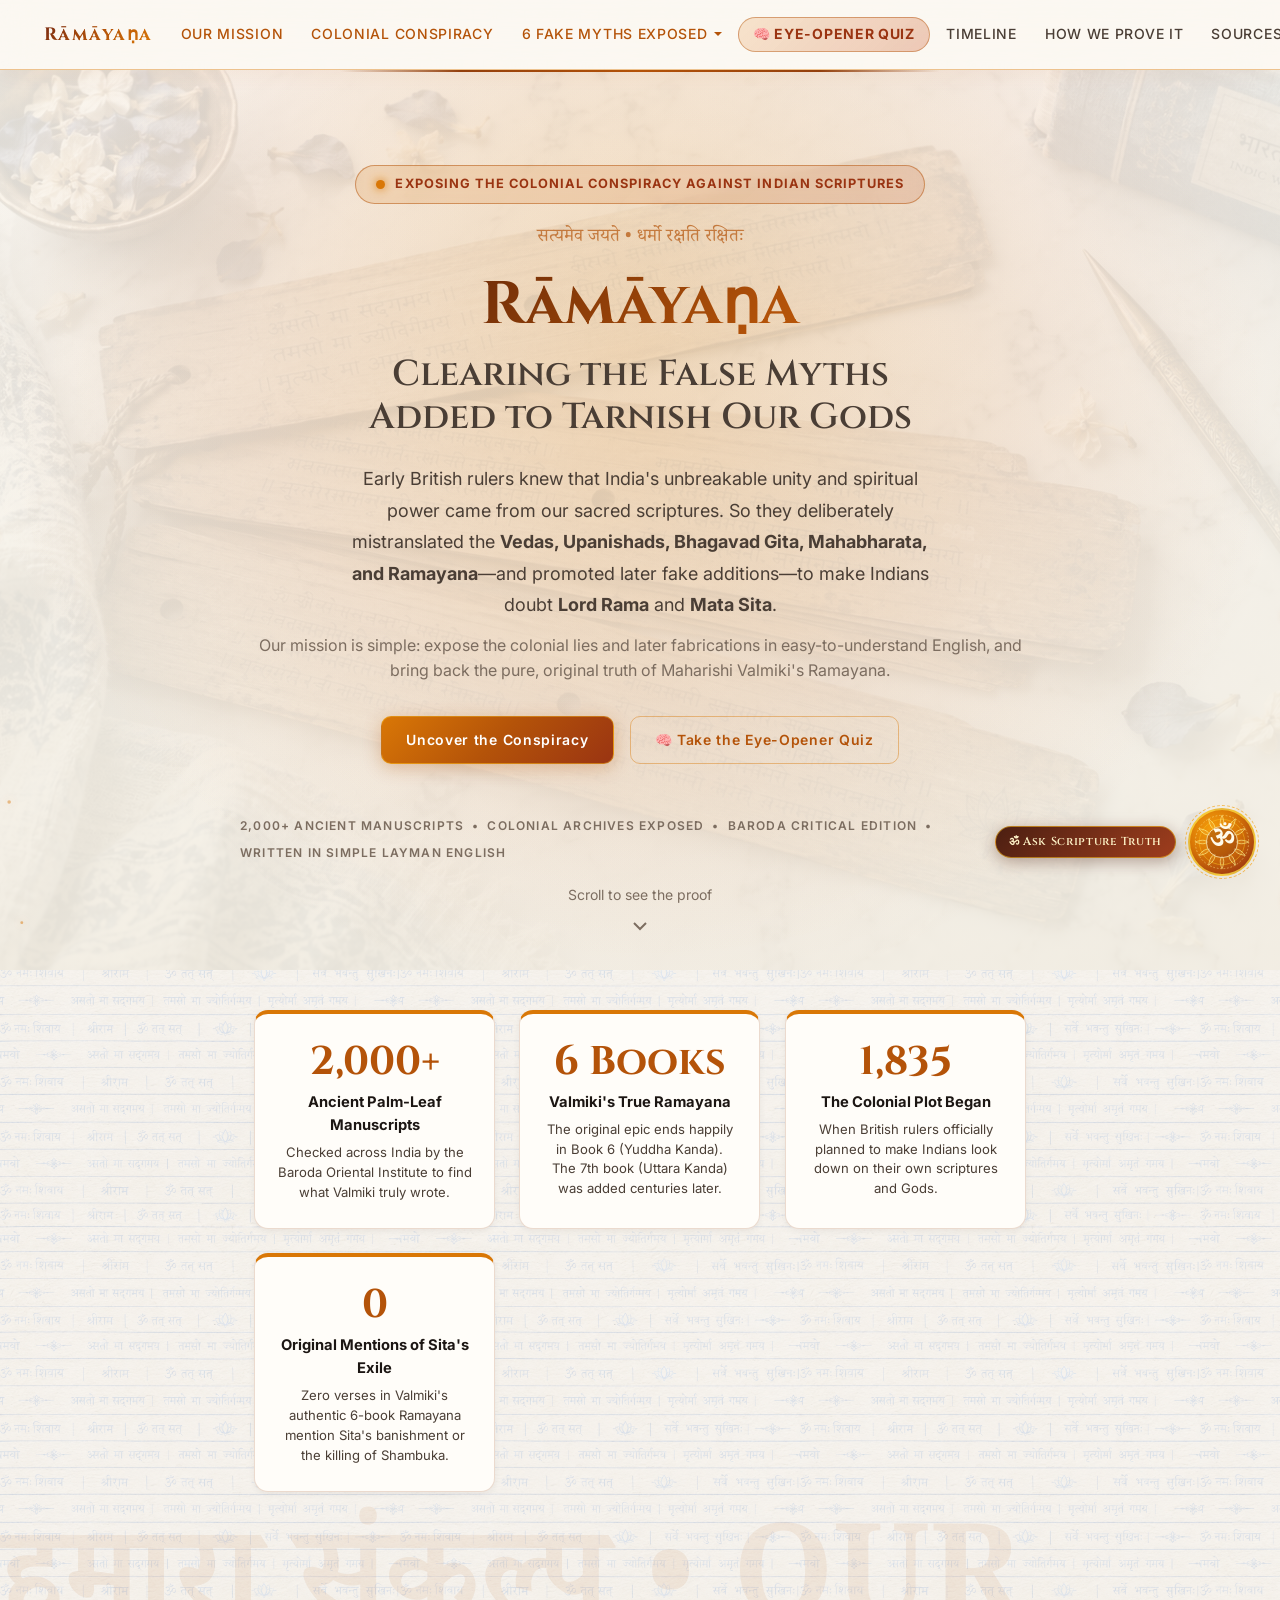
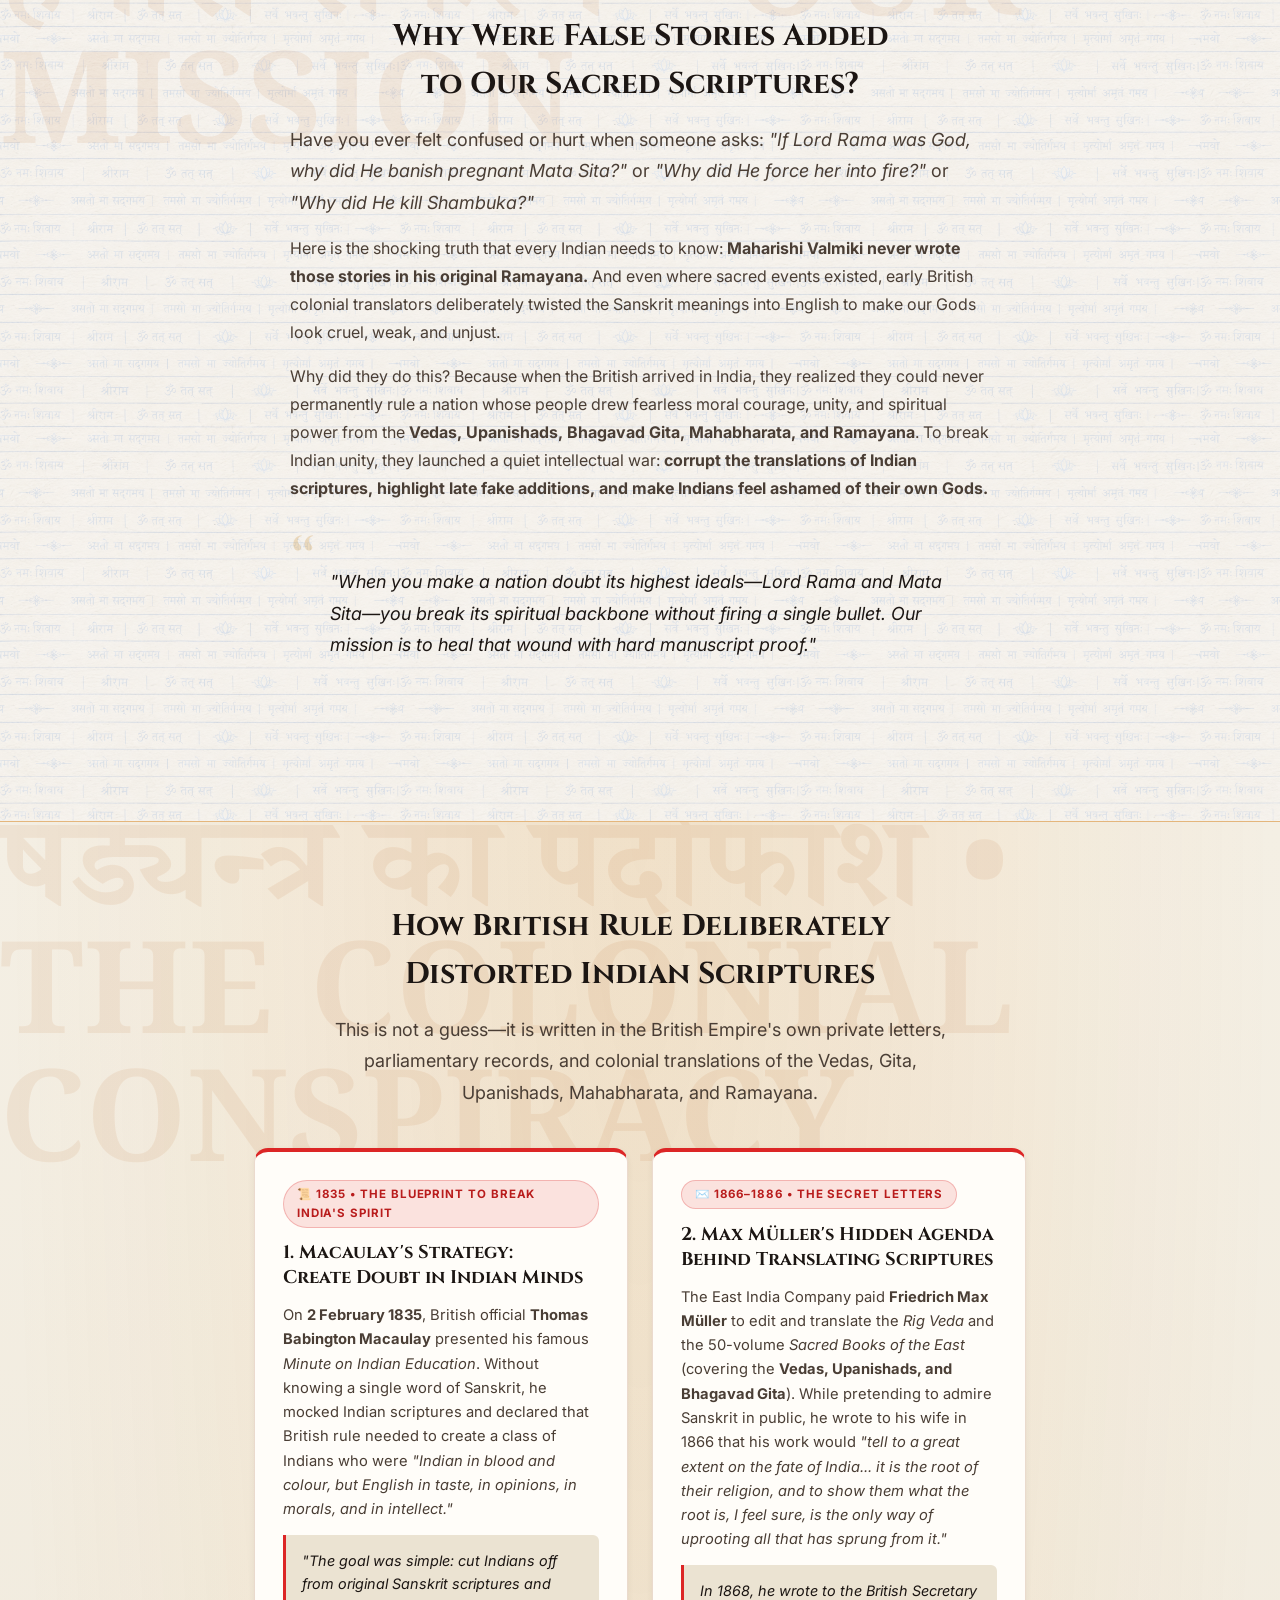
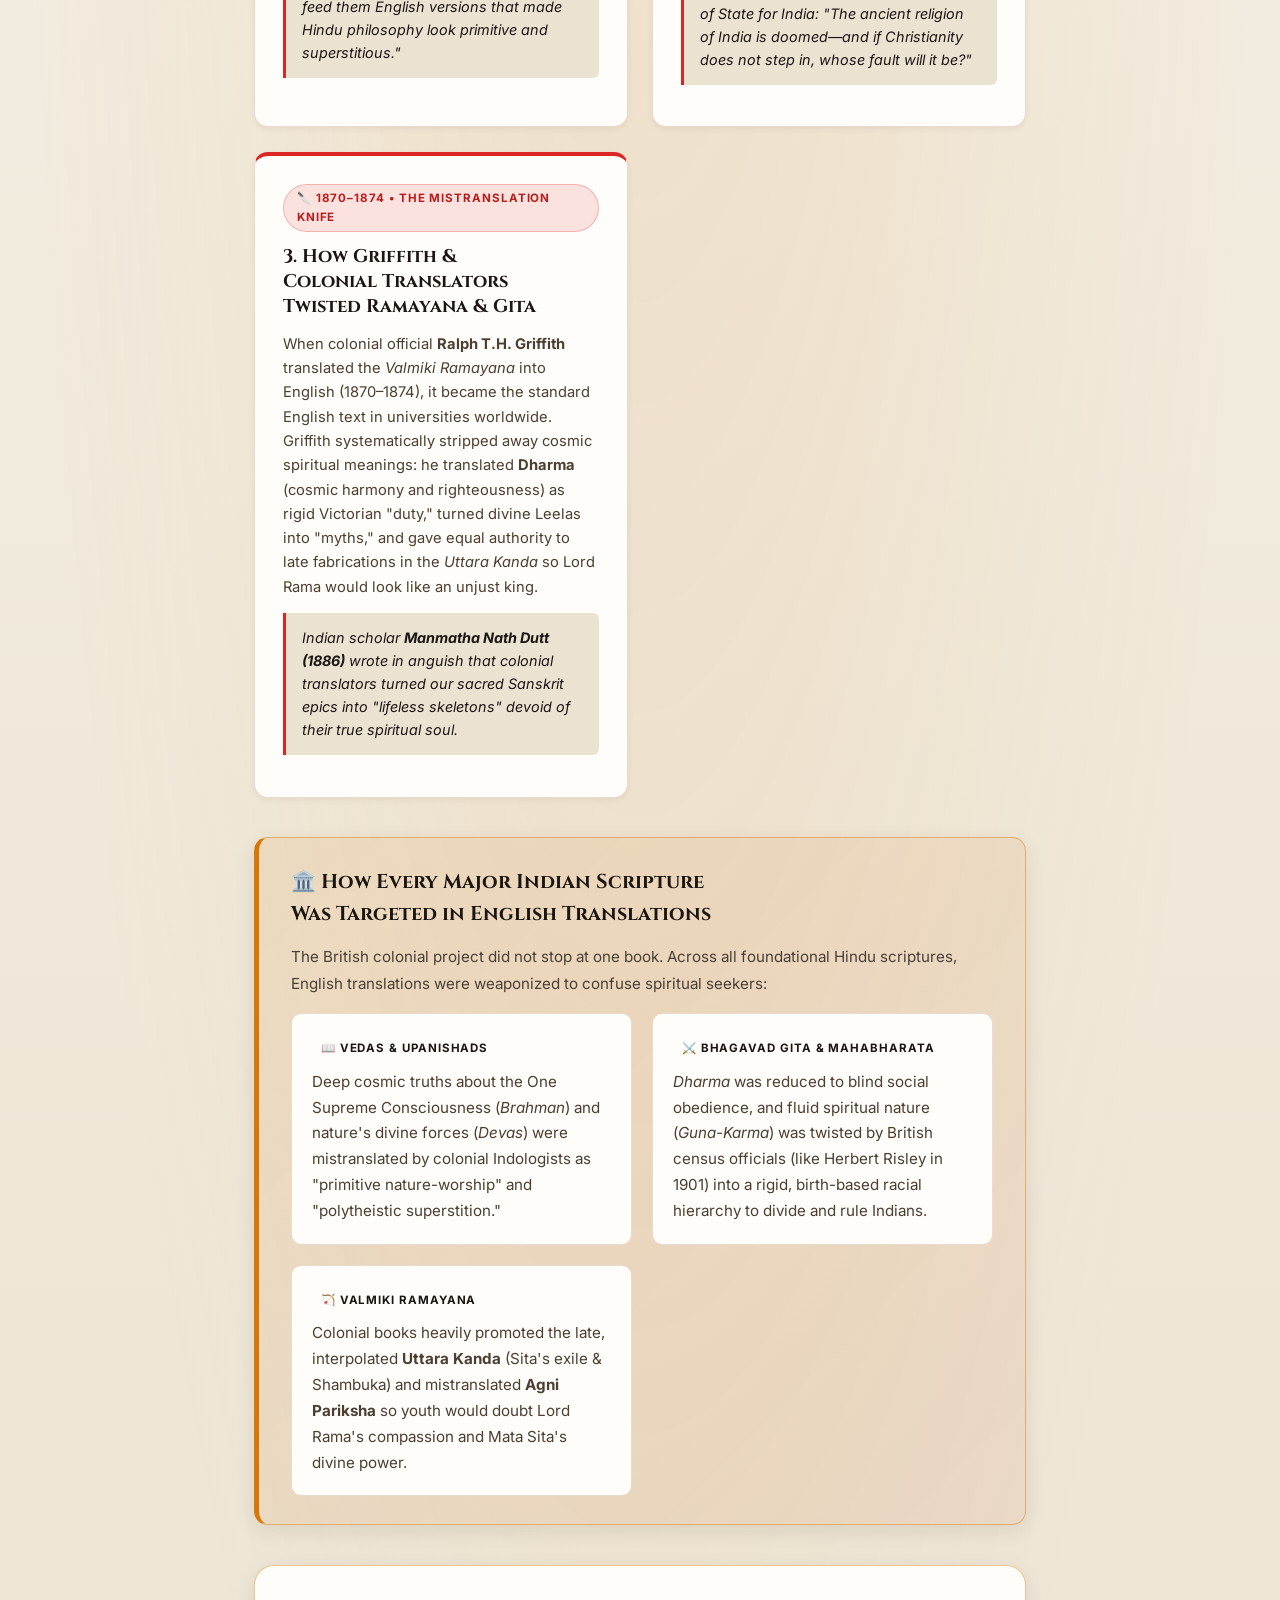
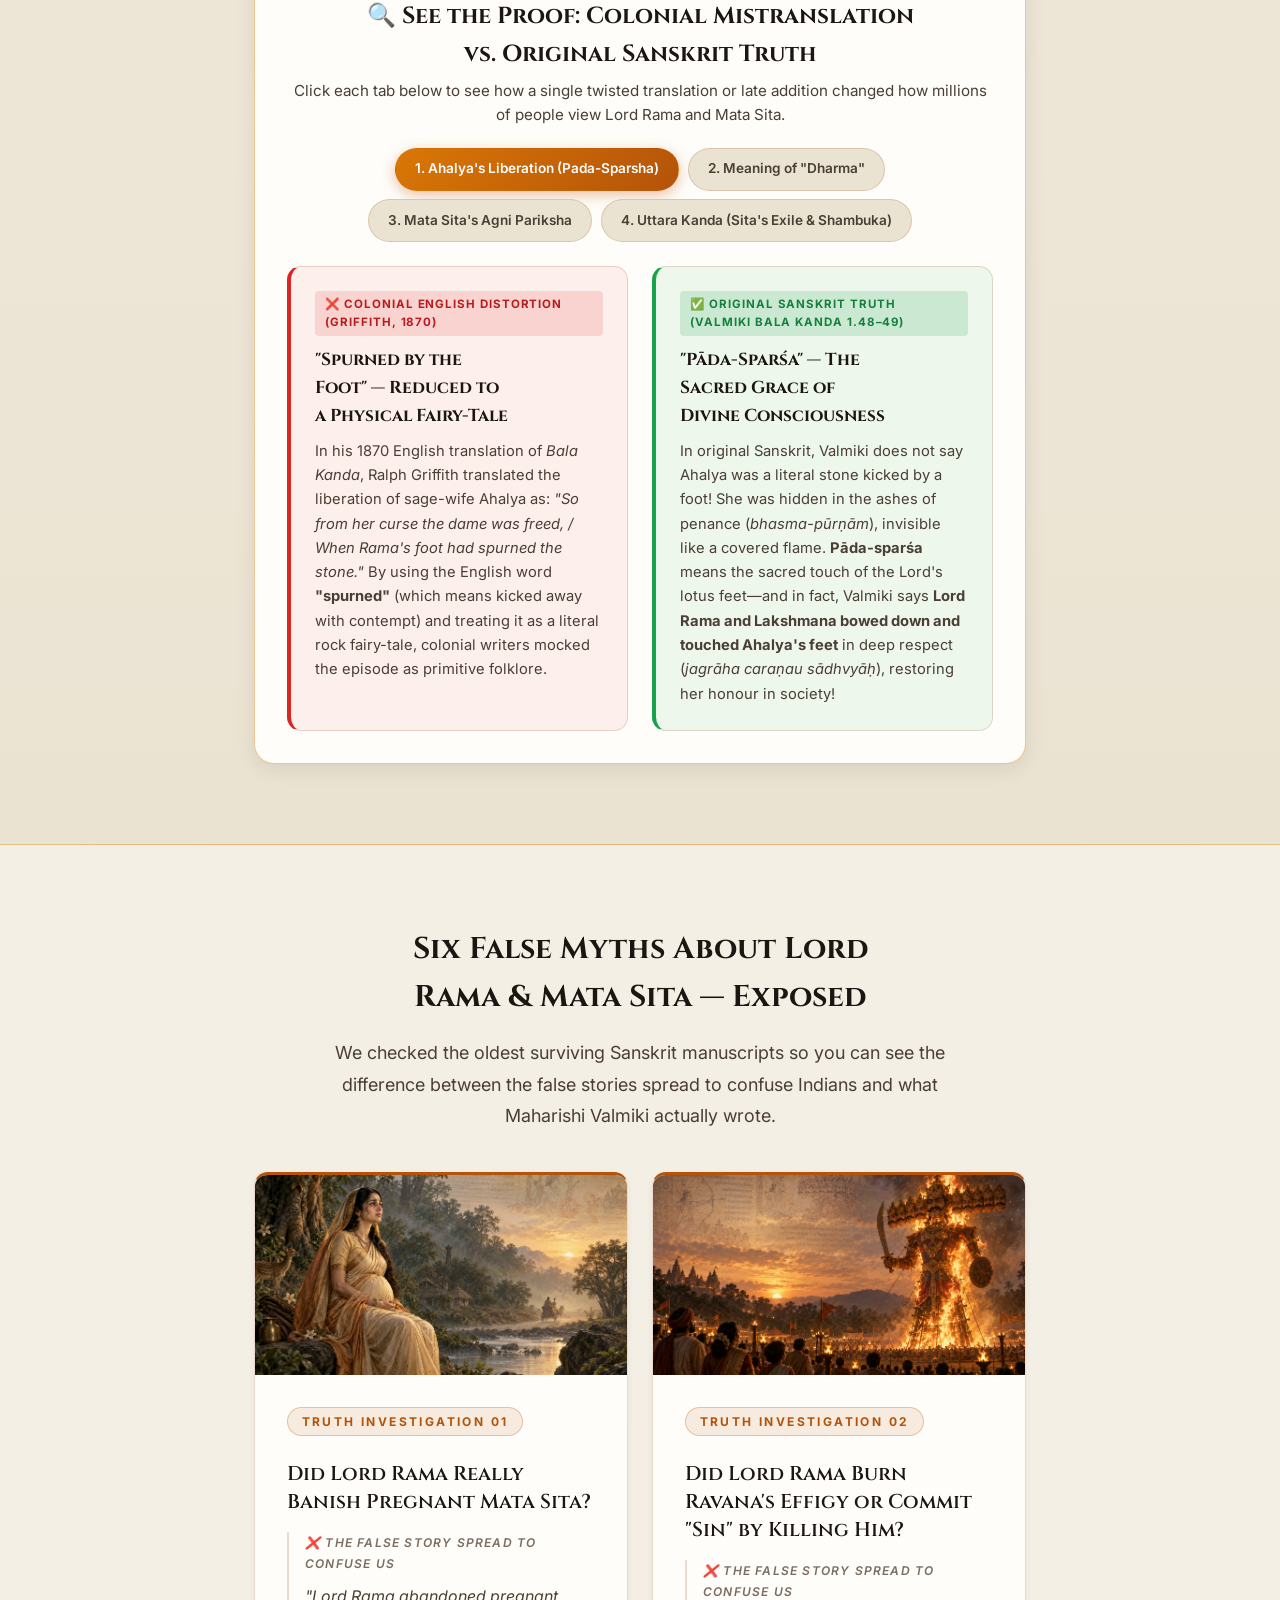
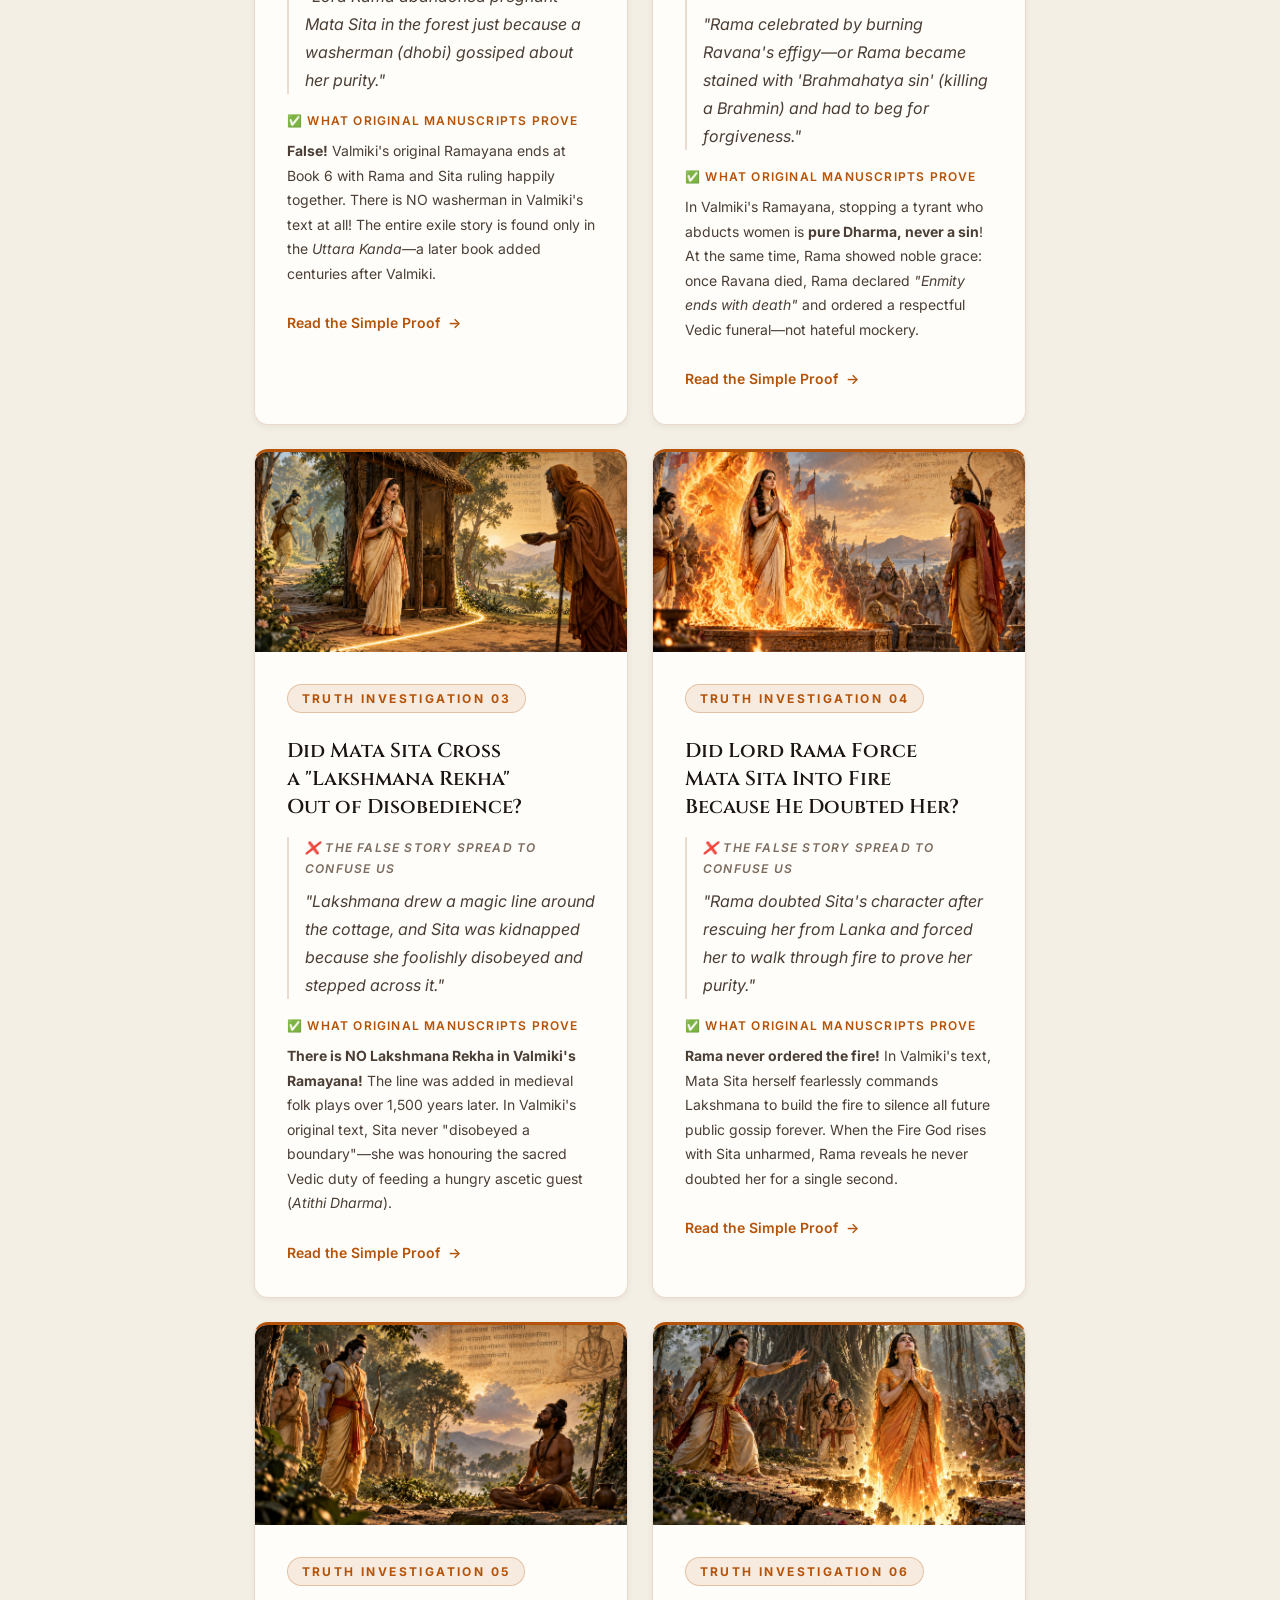
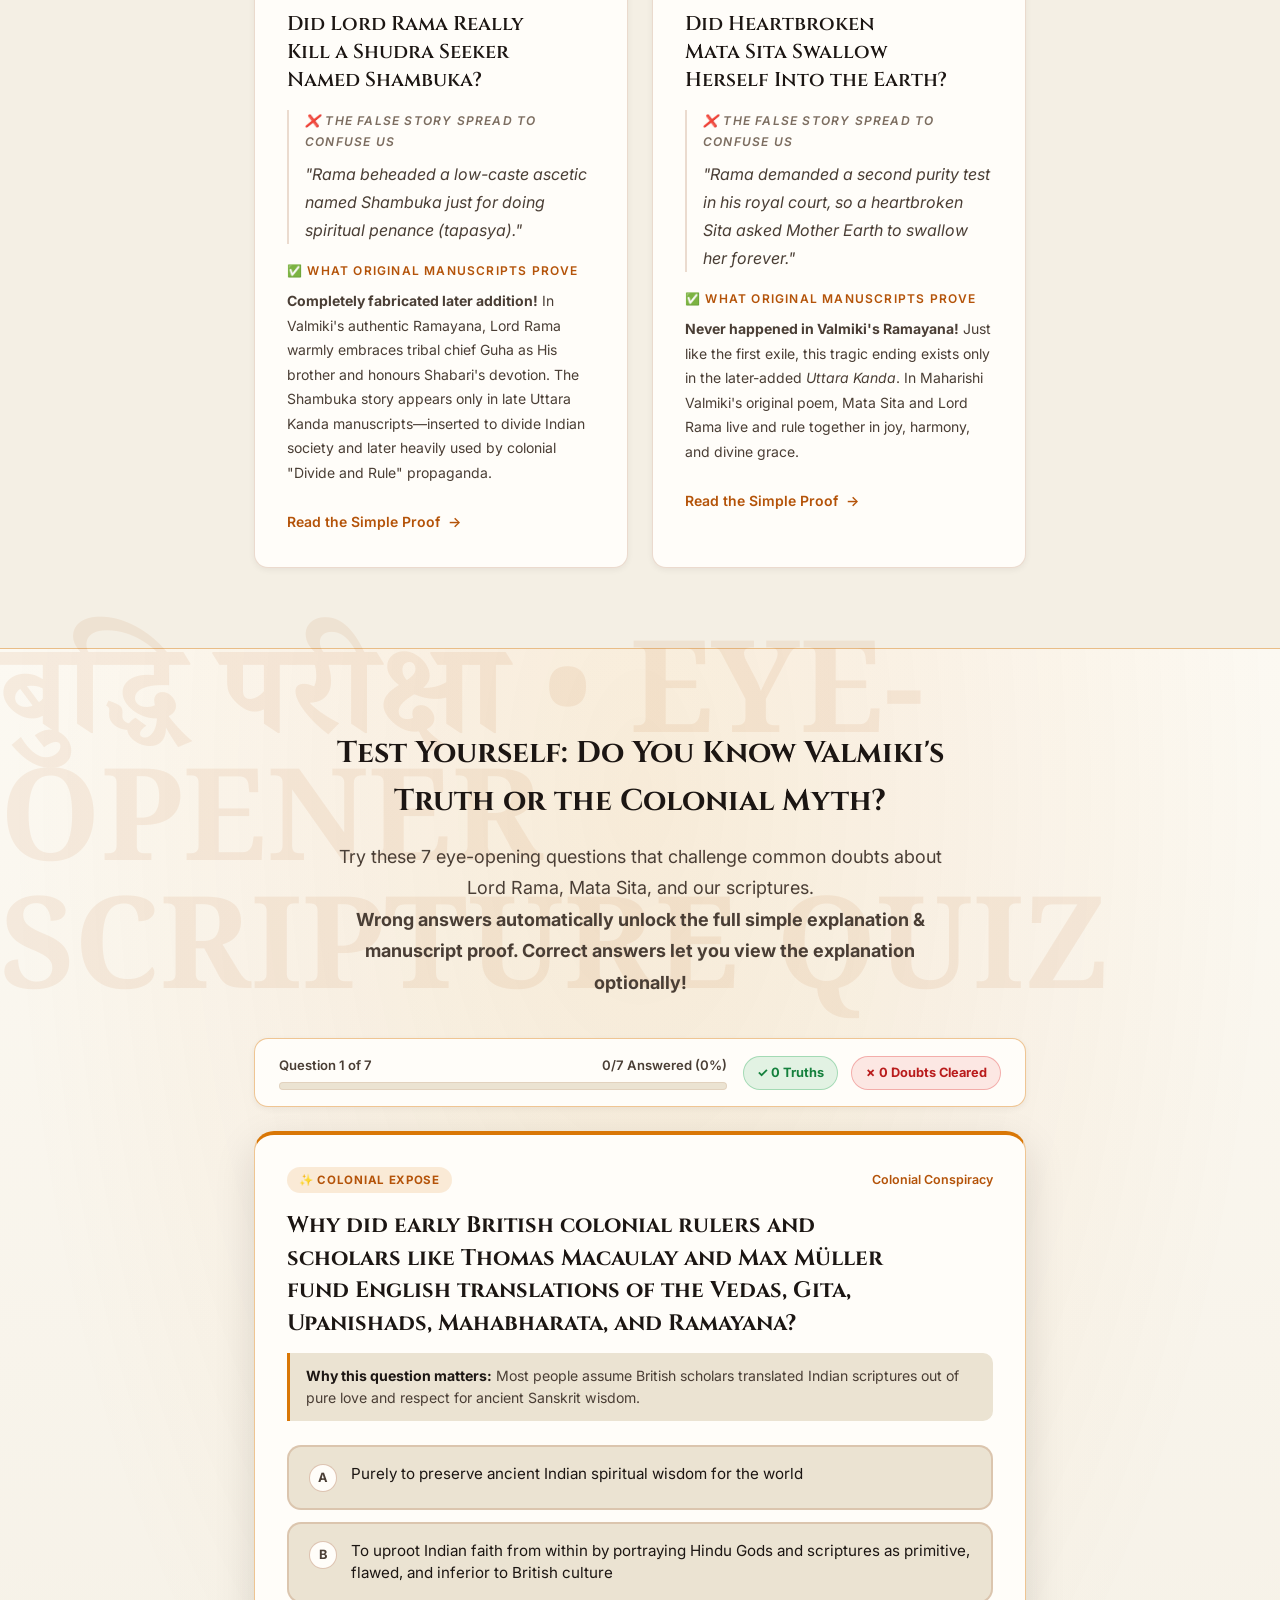
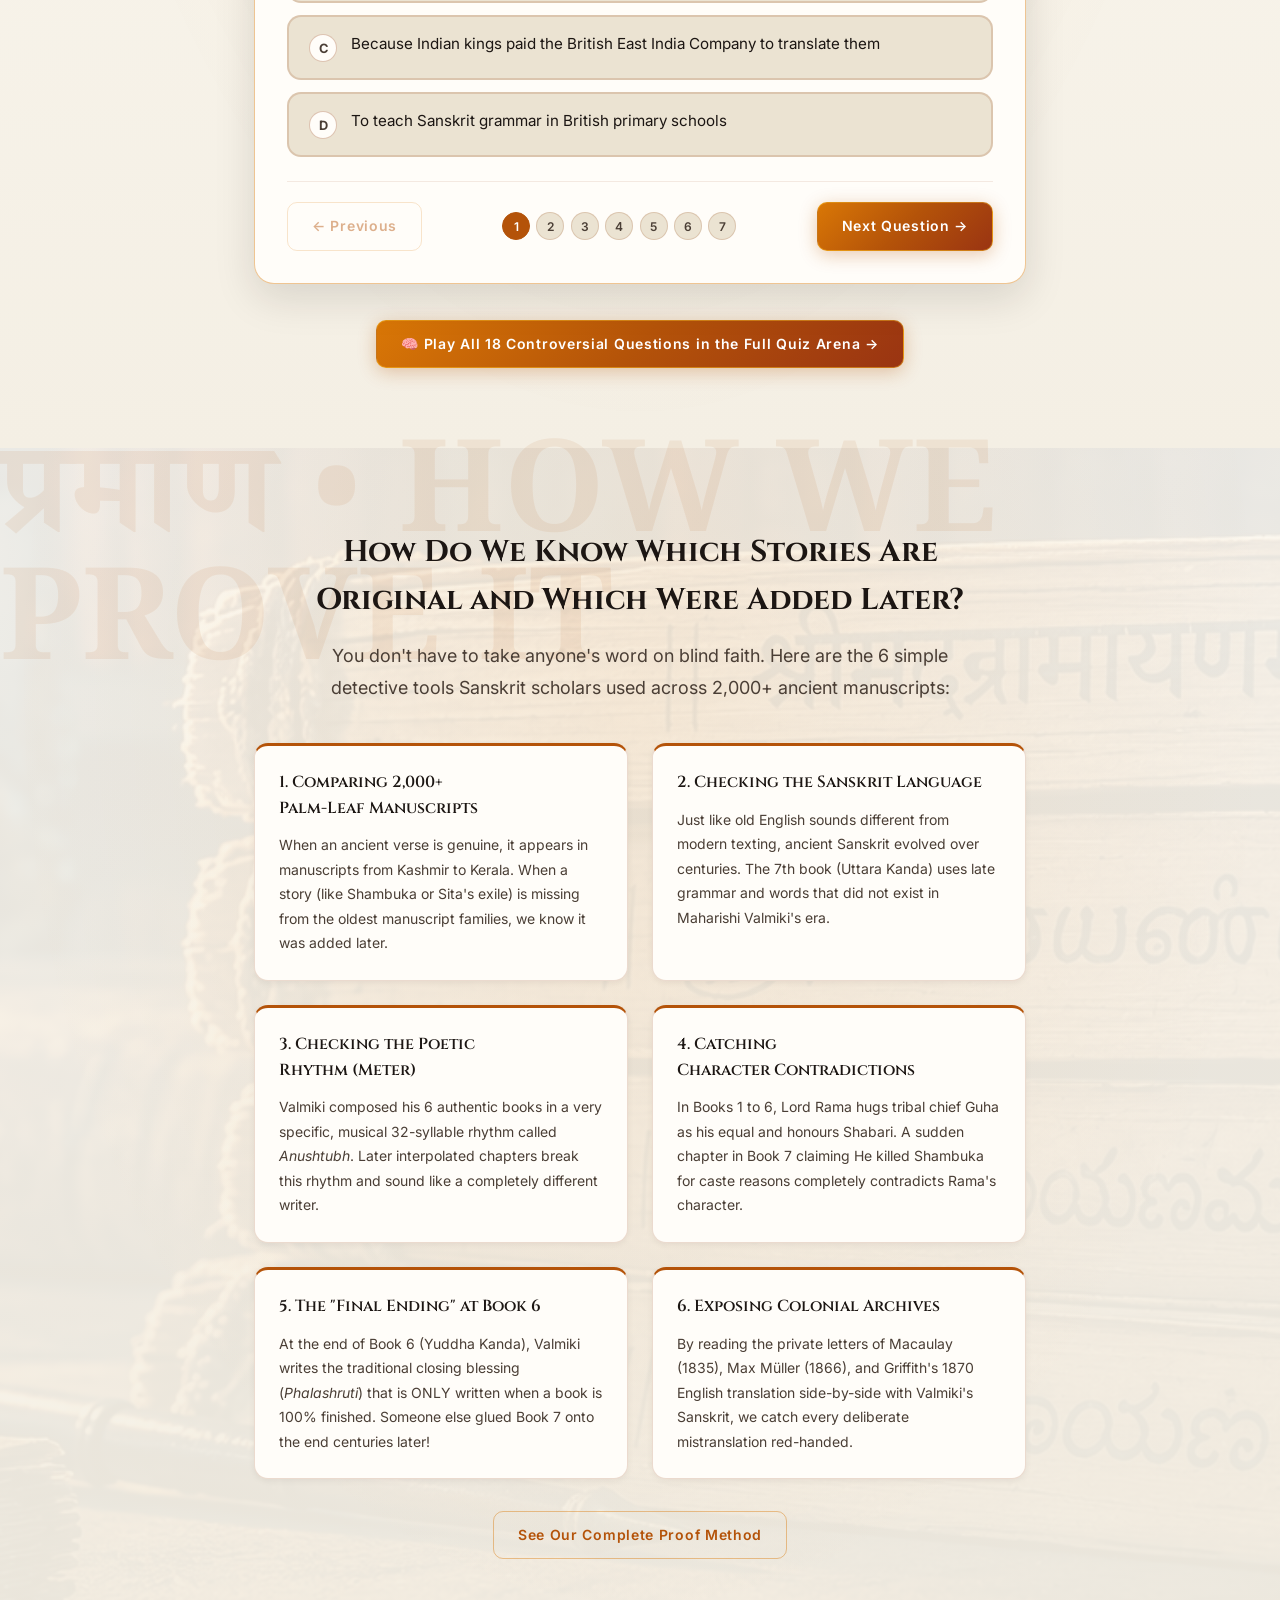
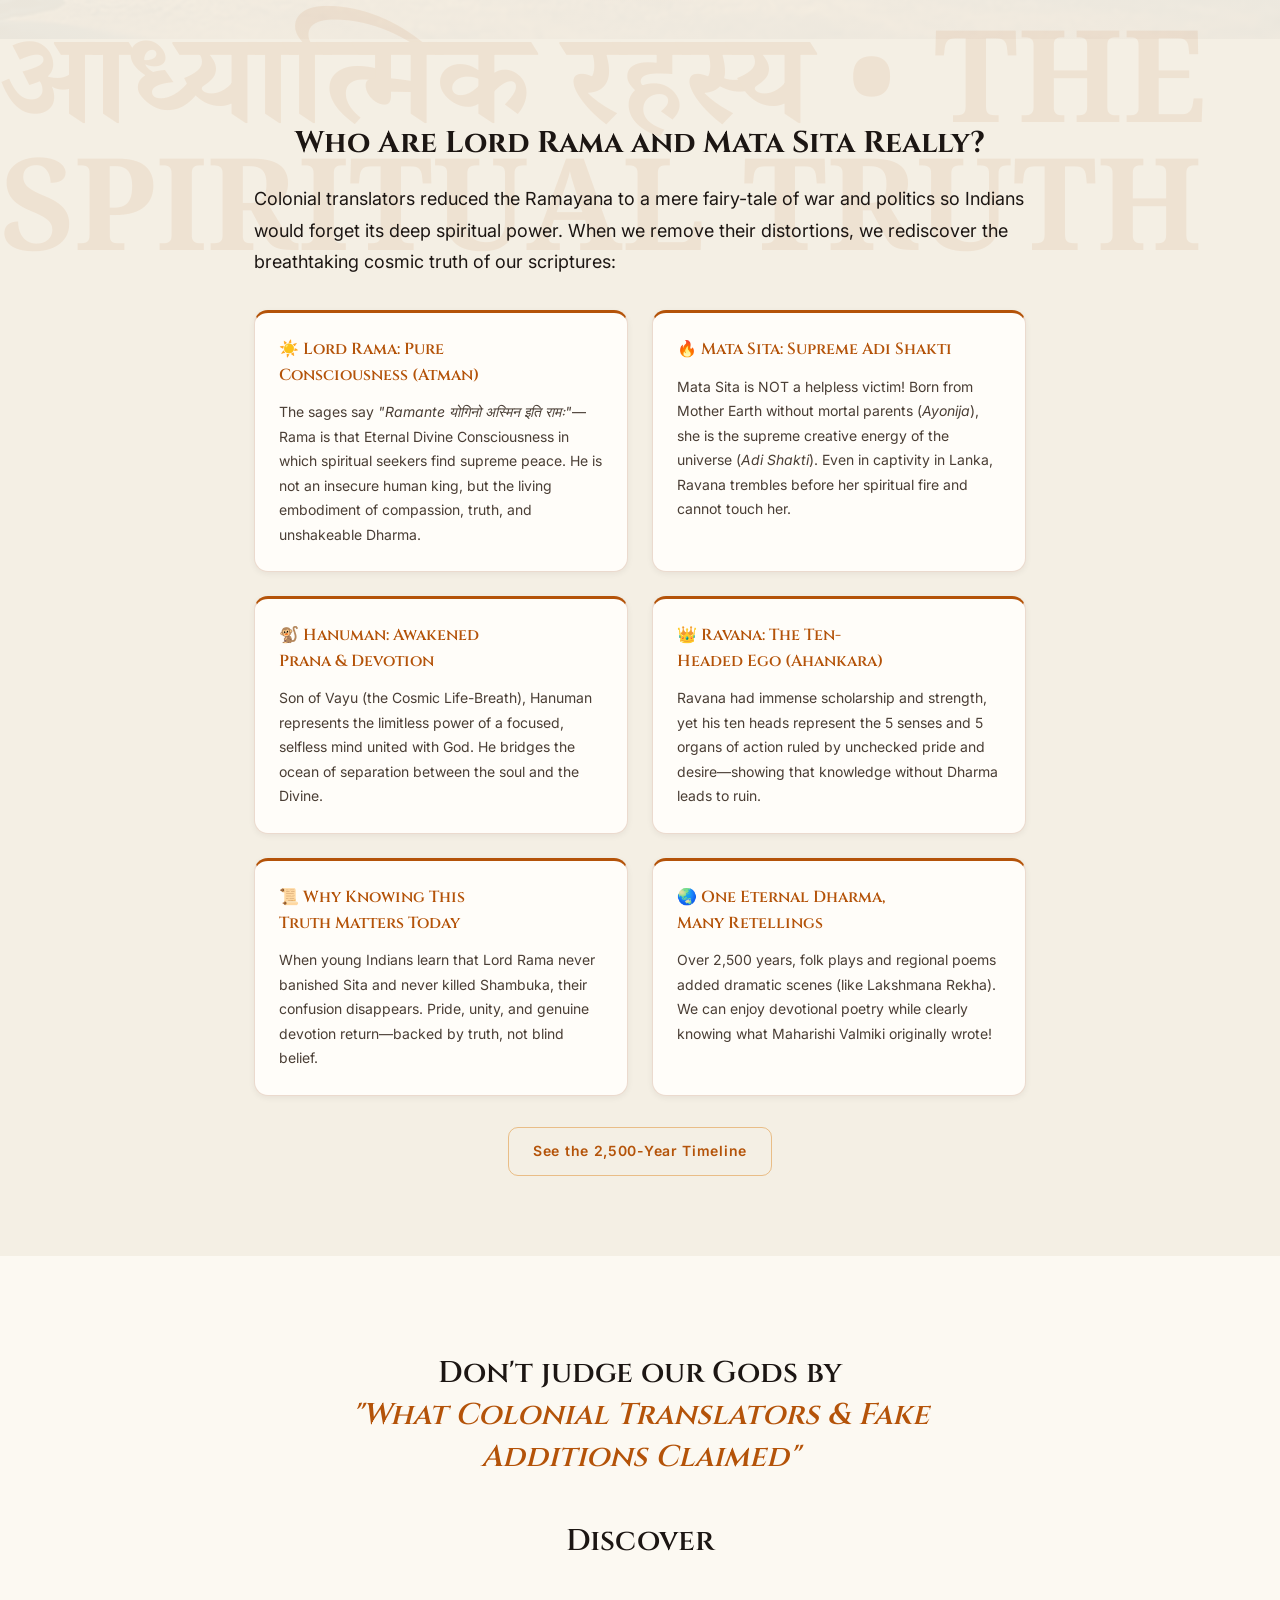
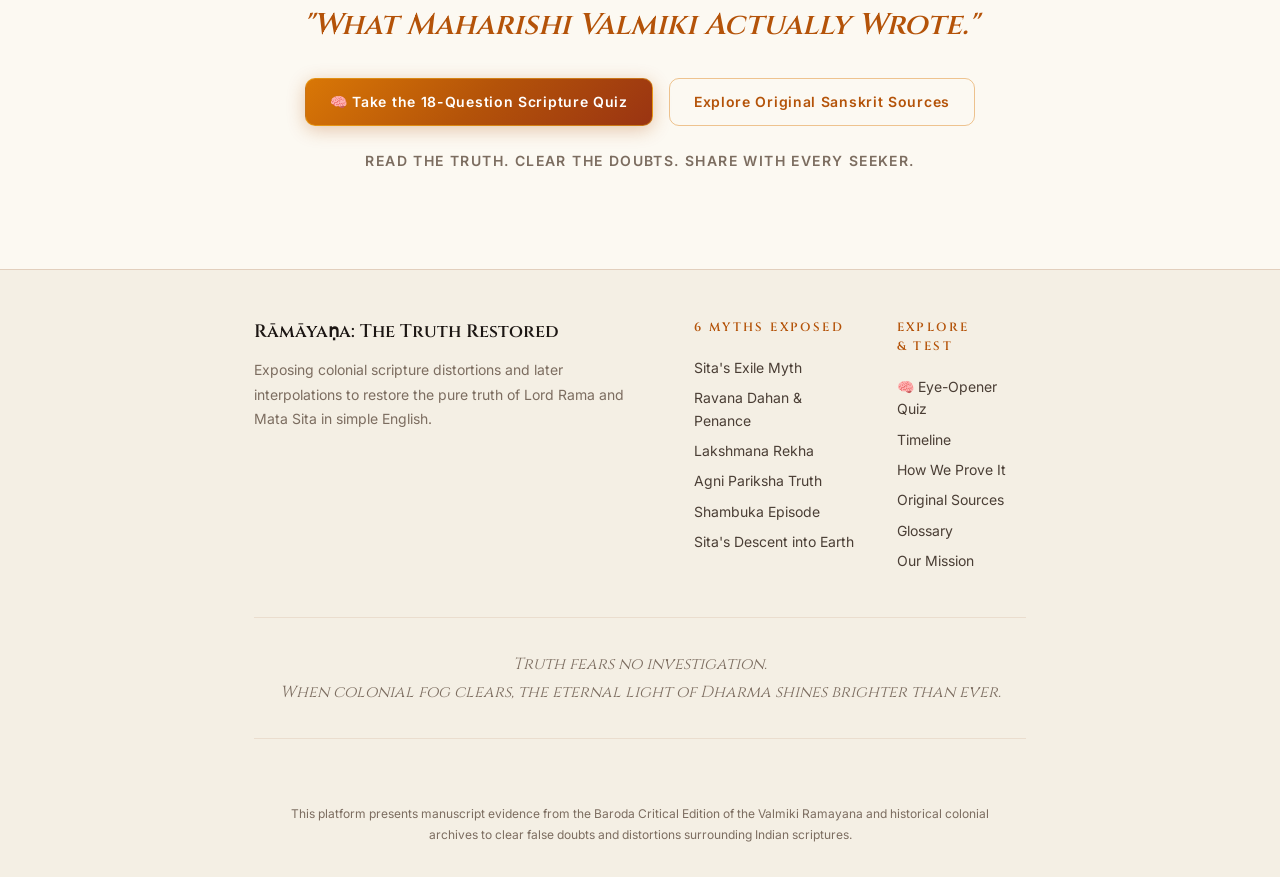
<file: index.html>
<!DOCTYPE html>
<html lang="en">
<head>
    <meta charset="UTF-8">
    <meta name="viewport" content="width=device-width, initial-scale=1.0">
    <title>Ramayana: Exposing Colonial Distortions &amp; Rediscovering the Truth of Lord Rama &amp; Mata Sita</title>
    <meta name="description" content="Uncover how early British colonial rule and later additions tried to corrupt Indian scriptures—Vedas, Upanishads, Gita, Mahabharata, and Ramayana—to break Indian unity and tarnish the image of Lord Rama and Mata Sita. Read the original truth in simple English.">
    <meta name="keywords" content="Valmiki Ramayana truth, British colonial conspiracy scriptures, Lord Rama facts, Mata Sita exile truth, Lakshmana Rekha truth, Agni Pariksha real meaning, Shambuka truth, Macaulay 1835, Max Muller, Griffith mistranslation">
    <link rel="canonical" href="">
    <meta property="og:title" content="Ramayana: Exposing Colonial Distortions &amp; Rediscovering the Original Truth">
    <meta property="og:description" content="How colonial rulers and later interpolations tried to tarnish Lord Rama and Mata Sita—and what Maharishi Valmiki's original Ramayana actually says.">
    <meta property="og:type" content="website">
    <meta name="twitter:card" content="summary_large_image">
    <meta name="twitter:title" content="Ramayana: Exposing Colonial Distortions &amp; Rediscovering the Original Truth">
    <meta name="twitter:description" content="Discover the truth about Lord Rama, Mata Sita, and our sacred scriptures in simple, easy-to-understand English.">
    <meta property="og:image" content="images/og-image.png">
    <meta name="twitter:image" content="images/og-image.png">
    <link rel="icon" type="image/png" href="images/favicon.png">
    <link rel="preconnect" href="https://fonts.googleapis.com">
    <link rel="preconnect" href="https://fonts.gstatic.com" crossorigin>
    <link href="https://fonts.googleapis.com/css2?family=Cinzel:wght@400;500;600;700&family=Inter:wght@300;400;500;600&family=Noto+Serif+Devanagari:wght@400;600&display=swap" rel="stylesheet">
    <link rel="stylesheet" href="css/reset.css?v=4">
    <link rel="stylesheet" href="css/variables.css?v=4">
    <link rel="stylesheet" href="css/main.css?v=4">
    <link rel="stylesheet" href="css/components.css?v=4">
    <link rel="stylesheet" href="css/responsive.css?v=4">
    <link rel="stylesheet" href="css/chatbot.css?v=4">
    <link rel="stylesheet" href="css/animations-fx.css?v=4">
    <script type="application/ld+json">
    {
        "@context": "https://schema.org",
        "@type": "WebSite",
        "name": "Ramayana: Exposing Colonial Distortions & Rediscovering the Original Truth",
        "description": "Uncover how colonial mistranslations and later additions tried to tarnish the image of Lord Rama and Mata Sita across Indian scriptures.",
        "url": ""
    }
    </script>
</head>
<body>
    <a href="#main-content" class="skip-to-content">Skip to main content</a>
    <div class="reading-progress-bar" aria-hidden="true"></div>

    <header class="site-header" role="banner">
        <div class="header-container">
            <a href="index.html" class="site-logo" aria-label="Home">
                <span class="logo-text">Rāmāyaṇa</span>
            </a>
            <nav class="main-nav" role="navigation" aria-label="Main navigation">
                <ul class="nav-links">
                    <li><a href="index.html" class="active" data-i18n="nav-discover">Our Mission</a></li>
                    <li><a href="#conspiracy">Colonial Conspiracy</a></li>
                    <li class="nav-dropdown">
                        <a href="#investigations" aria-haspopup="true" data-i18n="nav-investigations">6 Fake Myths Exposed</a>
                        <ul class="dropdown-menu">
                            <li><a href="facts/sita-exile.html" data-i18n="nav-sita-exile">Sita's Exile Myth</a></li>
                            <li><a href="facts/ravana-dahan.html" data-i18n="nav-ravana-dahan">Ravana Dahan &amp; Penance</a></li>
                            <li><a href="facts/lakshmana-rekha.html" data-i18n="nav-lakshmana-rekha">Lakshmana Rekha</a></li>
                            <li><a href="facts/agni-pariksha.html" data-i18n="nav-agni-pariksha">Agni Pariksha Truth</a></li>
                            <li><a href="facts/shambuka.html" data-i18n="nav-shambuka">The Shambuka Story</a></li>
                            <li><a href="facts/sita-earth.html" data-i18n="nav-sita-earth">Sita's Descent into Earth</a></li>
                        </ul>
                    </li>
                    <li><a href="quiz.html" class="nav-quiz-highlight">🧠 Eye-Opener Quiz</a></li>
                    <li><a href="timeline.html" data-i18n="nav-timeline">Timeline</a></li>
                    <li><a href="methodology.html" data-i18n="nav-how-we-know">How We Prove It</a></li>
                    <li><a href="sources.html" data-i18n="nav-sources">Sources</a></li>
                    <li><a href="about.html" data-i18n="nav-about">About Mission</a></li>
                </ul>
            </nav>
            <div class="header-actions">
                <button class="lang-toggle" aria-label="हिन्दी में पढ़ें" title="हिन्दी में पढ़ें">
                    <span class="lang-label">हिं</span>
                </button>
                <button class="search-toggle" aria-label="Open search" title="Search (Ctrl+K)">
                    <svg width="20" height="20" viewBox="0 0 24 24" fill="none" stroke="currentColor" stroke-width="2" stroke-linecap="round" stroke-linejoin="round"><circle cx="11" cy="11" r="8"/><line x1="21" y1="21" x2="16.65" y2="16.65"/></svg>
                </button>
                <button class="theme-toggle" aria-label="Toggle reading mode" title="Toggle reading mode">
                    <svg class="icon-sun" width="20" height="20" viewBox="0 0 24 24" fill="none" stroke="currentColor" stroke-width="2"><circle cx="12" cy="12" r="5"/><line x1="12" y1="1" x2="12" y2="3"/><line x1="12" y1="21" x2="12" y2="23"/><line x1="4.22" y1="4.22" x2="5.64" y2="5.64"/><line x1="18.36" y1="18.36" x2="19.78" y2="19.78"/><line x1="1" y1="12" x2="3" y2="12"/><line x1="21" y1="12" x2="23" y2="12"/><line x1="4.22" y1="19.78" x2="5.64" y2="18.36"/><line x1="18.36" y1="5.64" x2="19.78" y2="4.22"/></svg>
                    <svg class="icon-moon" width="20" height="20" viewBox="0 0 24 24" fill="none" stroke="currentColor" stroke-width="2"><path d="M21 12.79A9 9 0 1 1 11.21 3 7 7 0 0 0 21 12.79z"/></svg>
                </button>
                <button class="mobile-menu-toggle" aria-label="Open menu" aria-expanded="false">
                    <span class="hamburger-line"></span>
                    <span class="hamburger-line"></span>
                    <span class="hamburger-line"></span>
                </button>
            </div>
        </div>
    </header>

    <main id="main-content">
        <!-- HERO SECTION -->
        <section class="hero" aria-label="Introduction">
            <div class="hero-bg-texture" aria-hidden="true"></div>
            <div class="hero-content">
                <div class="mission-alert-pill">
                    <span class="pulse-dot" aria-hidden="true"></span>
                    <span>Exposing the Colonial Conspiracy Against Indian Scriptures</span>
                </div>
                <p class="hero-sanskrit" aria-hidden="true" data-i18n="hero-sanskrit">सत्यमेव जयते • धर्मो रक्षति रक्षितः</p>
                <h1 class="hero-title">
                    <span class="hero-title-main shimmer-gold-text" data-i18n="hero-title-main">Rāmāyaṇa</span>
                    <span class="hero-title-sub" data-i18n="hero-title-sub">Clearing the False Myths Added to Tarnish Our Gods</span>
                </h1>
                <p class="hero-tagline" data-i18n="hero-tagline">
                    Early British rulers knew that India's unbreakable unity and spiritual power came from our sacred scriptures. So they deliberately mistranslated the <strong>Vedas, Upanishads, Bhagavad Gita, Mahabharata, and Ramayana</strong>—and promoted later fake additions—to make Indians doubt <strong>Lord Rama</strong> and <strong>Mata Sita</strong>.
                </p>
                <p class="hero-invitation" data-i18n="hero-invitation">
                    Our mission is simple: expose the colonial lies and later fabrications in easy-to-understand English, and bring back the pure, original truth of Maharishi Valmiki's Ramayana.
                </p>
                <div class="hero-cta">
                    <a href="#conspiracy" class="btn-primary" data-i18n="hero-btn-begin">Uncover the Conspiracy</a>
                    <a href="quiz.html" class="btn-secondary">🧠 Take the Eye-Opener Quiz</a>
                </div>
                <div class="credibility-strip fade-in">
                    <span data-i18n="hero-cred-textual">2,000+ Ancient Manuscripts</span>
                    <span class="separator" aria-hidden="true">•</span>
                    <span data-i18n="hero-cred-manuscript">Colonial Archives Exposed</span>
                    <span class="separator" aria-hidden="true">•</span>
                    <span data-i18n="hero-cred-critical">Baroda Critical Edition</span>
                    <span class="separator" aria-hidden="true">•</span>
                    <span data-i18n="hero-cred-regional">Written in Simple Layman English</span>
                </div>
            </div>
            <div class="hero-scroll-indicator" aria-hidden="true">
                <span data-i18n="hero-scroll">Scroll to see the proof</span>
                <svg width="24" height="24" viewBox="0 0 24 24" fill="none" stroke="currentColor" stroke-width="2"><polyline points="6 9 12 15 18 9"/></svg>
            </div>
        </section>

        <!-- ANIMATED IMPACT STATS -->
        <section class="container" aria-label="Key Scripture Evidence Numbers">
            <div class="impact-stats-grid fade-in">
                <div class="impact-stat-card">
                    <div class="impact-stat-number" data-count-to="2000" data-count-suffix="+">2,000+</div>
                    <div class="impact-stat-label">Ancient Palm-Leaf Manuscripts</div>
                    <p class="impact-stat-desc">Checked across India by the Baroda Oriental Institute to find what Valmiki truly wrote.</p>
                </div>
                <div class="impact-stat-card">
                    <div class="impact-stat-number" data-count-to="6" data-count-suffix=" Books">6 Books</div>
                    <div class="impact-stat-label">Valmiki's True Ramayana</div>
                    <p class="impact-stat-desc">The original epic ends happily in Book 6 (Yuddha Kanda). The 7th book (Uttara Kanda) was added centuries later.</p>
                </div>
                <div class="impact-stat-card">
                    <div class="impact-stat-number" data-count-to="1835">1835</div>
                    <div class="impact-stat-label">The Colonial Plot Began</div>
                    <p class="impact-stat-desc">When British rulers officially planned to make Indians look down on their own scriptures and Gods.</p>
                </div>
                <div class="impact-stat-card">
                    <div class="impact-stat-number" data-count-to="0">0</div>
                    <div class="impact-stat-label">Original Mentions of Sita's Exile</div>
                    <p class="impact-stat-desc">Zero verses in Valmiki's authentic 6-book Ramayana mention Sita's banishment or the killing of Shambuka.</p>
                </div>
            </div>
        </section>

        <!-- INTRODUCTION: OUR AGENDA IN SIMPLE ENGLISH -->
        <section class="section-intro fade-in" aria-labelledby="intro-heading">
            <div class="container">
                <div class="section-number" aria-hidden="true">हमारा संकल्प • OUR MISSION</div>
                <h2 id="intro-heading" class="section-heading" data-i18n="intro-heading">Why Were False Stories Added to Our Sacred Scriptures?</h2>
                <div class="intro-content">
                    <p class="lead-text" data-i18n="intro-lead">
                        Have you ever felt confused or hurt when someone asks: <em>"If Lord Rama was God, why did He banish pregnant Mata Sita?"</em> or <em>"Why did He force her into fire?"</em> or <em>"Why did He kill Shambuka?"</em>
                    </p>
                    <p data-i18n="intro-p1">
                        Here is the shocking truth that every Indian needs to know: <strong>Maharishi Valmiki never wrote those stories in his original Ramayana.</strong> And even where sacred events existed, early British colonial translators deliberately twisted the Sanskrit meanings into English to make our Gods look cruel, weak, and unjust.
                    </p>
                    <p data-i18n="intro-p2">
                        Why did they do this? Because when the British arrived in India, they realized they could never permanently rule a nation whose people drew fearless moral courage, unity, and spiritual power from the <strong>Vedas, Upanishads, Bhagavad Gita, Mahabharata, and Ramayana</strong>. To break Indian unity, they launched a quiet intellectual war: <strong>corrupt the translations of Indian scriptures, highlight late fake additions, and make Indians feel ashamed of their own Gods.</strong>
                    </p>
                    <div class="quote-block fade-in">
                        <blockquote>
                            <p data-i18n="intro-quote">"When you make a nation doubt its highest ideals—Lord Rama and Mata Sita—you break its spiritual backbone without firing a single bullet. Our mission is to heal that wound with hard manuscript proof."</p>
                        </blockquote>
                    </div>
                </div>
            </div>
        </section>

        <!-- THE COLONIAL CONSPIRACY EXPOSE SECTION -->
        <section id="conspiracy" class="conspiracy-section fade-in" aria-labelledby="conspiracy-heading">
            <div class="container">
                <div class="section-number" aria-hidden="true">षड्यन्त्र का पर्दाफाश • THE COLONIAL CONSPIRACY</div>
                <h2 id="conspiracy-heading" class="section-heading">How British Rule Deliberately Distorted Indian Scriptures</h2>
                <p class="section-subtitle">
                    This is not a guess—it is written in the British Empire's own private letters, parliamentary records, and colonial translations of the Vedas, Gita, Upanishads, Mahabharata, and Ramayana.
                </p>

                <!-- 3 Pillars of the Colonial Conspiracy -->
                <div class="conspiracy-grid">
                    <article class="conspiracy-card fade-in">
                        <span class="conspiracy-year-badge">📜 1835 • The Blueprint to Break India's Spirit</span>
                        <h3>1. Macaulay's Strategy: Create Doubt in Indian Minds</h3>
                        <p>
                            On <strong>2 February 1835</strong>, British official <strong>Thomas Babington Macaulay</strong> presented his famous <em>Minute on Indian Education</em>. Without knowing a single word of Sanskrit, he mocked Indian scriptures and declared that British rule needed to create a class of Indians who were <em>"Indian in blood and colour, but English in taste, in opinions, in morals, and in intellect."</em>
                        </p>
                        <div class="conspiracy-quote">
                            "The goal was simple: cut Indians off from original Sanskrit scriptures and feed them English versions that made Hindu philosophy look primitive and superstitious."
                        </div>
                    </article>

                    <article class="conspiracy-card fade-in">
                        <span class="conspiracy-year-badge">✉️ 1866–1886 • The Secret Letters</span>
                        <h3>2. Max Müller's Hidden Agenda Behind Translating Scriptures</h3>
                        <p>
                            The East India Company paid <strong>Friedrich Max Müller</strong> to edit and translate the <em>Rig Veda</em> and the 50-volume <em>Sacred Books of the East</em> (covering the <strong>Vedas, Upanishads, and Bhagavad Gita</strong>). While pretending to admire Sanskrit in public, he wrote to his wife in 1866 that his work would <em>"tell to a great extent on the fate of India... it is the root of their religion, and to show them what the root is, I feel sure, is the only way of uprooting all that has sprung from it."</em>
                        </p>
                        <div class="conspiracy-quote">
                            In 1868, he wrote to the British Secretary of State for India: <em>"The ancient religion of India is doomed—and if Christianity does not step in, whose fault will it be?"</em>
                        </div>
                    </article>

                    <article class="conspiracy-card fade-in">
                        <span class="conspiracy-year-badge">🔪 1870–1874 • The Mistranslation Knife</span>
                        <h3>3. How Griffith &amp; Colonial Translators Twisted Ramayana &amp; Gita</h3>
                        <p>
                            When colonial official <strong>Ralph T.H. Griffith</strong> translated the <em>Valmiki Ramayana</em> into English (1870–1874), it became the standard English text in universities worldwide. Griffith systematically stripped away cosmic spiritual meanings: he translated <strong>Dharma</strong> (cosmic harmony and righteousness) as rigid Victorian "duty," turned divine Leelas into "myths," and gave equal authority to late fabrications in the <em>Uttara Kanda</em> so Lord Rama would look like an unjust king.
                        </p>
                        <div class="conspiracy-quote">
                            Indian scholar <strong>Manmatha Nath Dutt (1886)</strong> wrote in anguish that colonial translators turned our sacred Sanskrit epics into "lifeless skeletons" devoid of their true spiritual soul.
                        </div>
                    </article>
                </div>

                <!-- Scripture-wide distortion summary -->
                <div class="mission-truth-banner fade-in">
                    <h3>🏛️ How Every Major Indian Scripture Was Targeted in English Translations</h3>
                    <p style="color: var(--color-text-secondary); line-height: 1.75; margin-bottom: 1rem;">
                        The British colonial project did not stop at one book. Across all foundational Hindu scriptures, English translations were weaponized to confuse spiritual seekers:
                    </p>
                    <div class="truth-columns">
                        <div class="truth-col">
                            <span class="truth-col-label">📖 Vedas &amp; Upanishads</span>
                            <p>Deep cosmic truths about the One Supreme Consciousness (<em>Brahman</em>) and nature's divine forces (<em>Devas</em>) were mistranslated by colonial Indologists as "primitive nature-worship" and "polytheistic superstition."</p>
                        </div>
                        <div class="truth-col">
                            <span class="truth-col-label">⚔️ Bhagavad Gita &amp; Mahabharata</span>
                            <p><em>Dharma</em> was reduced to blind social obedience, and fluid spiritual nature (<em>Guna-Karma</em>) was twisted by British census officials (like Herbert Risley in 1901) into a rigid, birth-based racial hierarchy to divide and rule Indians.</p>
                        </div>
                        <div class="truth-col">
                            <span class="truth-col-label">🏹 Valmiki Ramayana</span>
                            <p>Colonial books heavily promoted the late, interpolated <strong>Uttara Kanda</strong> (Sita's exile &amp; Shambuka) and mistranslated <strong>Agni Pariksha</strong> so youth would doubt Lord Rama's compassion and Mata Sita's divine power.</p>
                        </div>
                    </div>
                </div>

                <!-- INTERACTIVE DISTORTION VS ORIGINAL TRUTH TABS -->
                <div class="distortion-comparison-wrap fade-in" data-distortion-tabs>
                    <div style="text-align: center; margin-bottom: 1.25rem;">
                        <h3 style="font-family: var(--font-heading); font-size: 1.45rem; color: var(--color-text-primary); margin-bottom: 0.4rem;">
                            🔍 See the Proof: Colonial Mistranslation vs. Original Sanskrit Truth
                        </h3>
                        <p style="font-size: 0.95rem; color: var(--color-text-secondary);">
                            Click each tab below to see how a single twisted translation or late addition changed how millions of people view Lord Rama and Mata Sita.
                        </p>
                    </div>

                    <div class="distortion-tabs" role="tablist">
                        <button type="button" class="distortion-tab-btn active" data-tab-target="tab-ahalya">1. Ahalya's Liberation (Pada-Sparsha)</button>
                        <button type="button" class="distortion-tab-btn" data-tab-target="tab-dharma">2. Meaning of "Dharma"</button>
                        <button type="button" class="distortion-tab-btn" data-tab-target="tab-agni">3. Mata Sita's Agni Pariksha</button>
                        <button type="button" class="distortion-tab-btn" data-tab-target="tab-uttara">4. Uttara Kanda (Sita's Exile &amp; Shambuka)</button>
                    </div>

                    <!-- Tab 1: Ahalya -->
                    <div id="tab-ahalya" class="distortion-panel active">
                        <div class="distortion-box false-side">
                            <span class="side-badge">❌ Colonial English Distortion (Griffith, 1870)</span>
                            <h4>"Spurned by the Foot" — Reduced to a Physical Fairy-Tale</h4>
                            <p>
                                In his 1870 English translation of <em>Bala Kanda</em>, Ralph Griffith translated the liberation of sage-wife Ahalya as: <em>"So from her curse the dame was freed, / When Rama's foot had spurned the stone."</em> By using the English word <strong>"spurned"</strong> (which means kicked away with contempt) and treating it as a literal rock fairy-tale, colonial writers mocked the episode as primitive folklore.
                            </p>
                        </div>
                        <div class="distortion-box true-side">
                            <span class="side-badge">✅ Original Sanskrit Truth (Valmiki Bala Kanda 1.48–49)</span>
                            <h4>"Pāda-Sparśa" — The Sacred Grace of Divine Consciousness</h4>
                            <p>
                                In original Sanskrit, Valmiki does not say Ahalya was a literal stone kicked by a foot! She was hidden in the ashes of penance (<em>bhasma-pūrṇām</em>), invisible like a covered flame. <strong>Pāda-sparśa</strong> means the sacred touch of the Lord's lotus feet—and in fact, Valmiki says <strong>Lord Rama and Lakshmana bowed down and touched Ahalya's feet</strong> in deep respect (<em>jagrāha caraṇau sādhvyāḥ</em>), restoring her honour in society!
                            </p>
                        </div>
                    </div>

                    <!-- Tab 2: Dharma -->
                    <div id="tab-dharma" class="distortion-panel">
                        <div class="distortion-box false-side">
                            <span class="side-badge">❌ Colonial English Distortion</span>
                            <h4>"Cold Duty &amp; Blind Rule-Following"</h4>
                            <p>
                                British translators translated the Sanskrit word <strong>Dharma</strong> as mere "law," "rule," or "cold Victorian duty." Because of this mistranslation, modern readers were taught that Lord Rama was a "prisoner of harsh rules" who cared more about public image and royal law than love and compassion.
                            </p>
                        </div>
                        <div class="distortion-box true-side">
                            <span class="side-badge">✅ Original Sanskrit Truth</span>
                            <h4>"Dhṛ" — That Which Upholds Love, Truth &amp; Cosmic Harmony</h4>
                            <p>
                                The word <strong>Dharma</strong> comes from the root <em>"dhṛ"</em>—meaning that which holds the universe together in truth, empathy, and justice. In Valmiki's original Ramayana, Lord Rama's Dharma is overflowing with love: He hugs Guha (the tribal chief) as his own brother, eats wild berries tasted by the elderly tribal ascetic Shabari, and weeps openly for Jatayu and Mata Sita.
                            </p>
                        </div>
                    </div>

                    <!-- Tab 3: Agni Pariksha -->
                    <div id="tab-agni" class="distortion-panel">
                        <div class="distortion-box false-side">
                            <span class="side-badge">❌ Popular &amp; Colonial Distortion</span>
                            <h4>"A Suspicious Husband Forcing His Wife Into Fire"</h4>
                            <p>
                                Colonial commentaries and sensationalized retellings portrayed the <em>Agni Pariksha</em> as a cruel patriarchal test where a suspicious husband forced his helpless, crying wife to burn in fire to prove her physical faithfulness.
                            </p>
                        </div>
                        <div class="distortion-box true-side">
                            <span class="side-badge">✅ Original Sanskrit Truth (Yuddha Kanda 6.116–118)</span>
                            <h4>Mata Sita's Own Fierce Command &amp; Cosmic Vindication</h4>
                            <p>
                                In Valmiki's text, <strong>Lord Rama never orders Sita into the fire.</strong> It is Mata Sita herself—in fierce, fearless authority—who orders Lakshmana to light the fire so that the entire world and the gods can witness her untouchable spiritual radiance. Agni Deva rises in person to declare her pure, and Rama clearly states: <em>"I always knew Sita's heart was pure; had I not allowed this public proof, the world would have doubted her forever."</em>
                            </p>
                        </div>
                    </div>

                    <!-- Tab 4: Uttara Kanda -->
                    <div id="tab-uttara" class="distortion-panel">
                        <div class="distortion-box false-side">
                            <span class="side-badge">❌ Colonial &amp; Late Interpolation Amplification</span>
                            <h4>"Rama Banished Pregnant Sita &amp; Killed Shambuka"</h4>
                            <p>
                                Both stories come exclusively from the 7th book (<strong>Uttara Kanda</strong>). British writers and colonial textbooks deliberately highlighted these two stories above all others to paint Lord Rama as anti-woman and caste-oppressive, creating deep division within Indian society.
                            </p>
                        </div>
                        <div class="distortion-box true-side">
                            <span class="side-badge">✅ Original Manuscript Truth (Baroda Critical Edition)</span>
                            <h4>Valmiki's Ramayana Ended Happily at Book 6!</h4>
                            <p>
                                At the end of Book 6 (<em>Yuddha Kanda</em>, Sarga 128), Valmiki writes the final concluding blessing (<em>Phalashruti</em>) stating that Lord Rama and Mata Sita ruled happily together for 10,000 years in peace and joy. Linguistic, metrical, and manuscript analysis of 2,000+ palm-leaf texts proves the entire <em>Uttara Kanda</em> was attached centuries later by different writers!
                            </p>
                        </div>
                    </div>
                </div>
            </div>
        </section>

        <!-- SIX INVESTIGATIONS (IN SIMPLE LAYMAN ENGLISH) -->
        <section id="investigations" class="section-investigations" aria-labelledby="investigations-heading">
            <div class="container">
                <div class="section-number" aria-hidden="true">सत्य की खोज • 6 EYE-OPENING INVESTIGATIONS</div>
                <h2 id="investigations-heading" class="section-heading" data-i18n="investigations-heading">Six False Myths About Lord Rama &amp; Mata Sita — Exposed</h2>
                <p class="section-subtitle" data-i18n="investigations-subtitle">
                    We checked the oldest surviving Sanskrit manuscripts so you can see the difference between the false stories spread to confuse Indians and what Maharishi Valmiki actually wrote.
                </p>

                <div class="revelation-cards">
                    <!-- CARD 01: Sita's Exile -->
                    <article class="revelation-card fade-in">
                        <div class="card-image">
                            <img src="images/card-01-sita-exile.png" alt="Ancient manuscript depicting Sita's exile narrative" loading="lazy">
                        </div>
                        <div class="card-content">
                            <div class="card-header">
                                <span class="card-number" aria-hidden="true">०१</span>
                                <span class="card-label" data-i18n="card1-label">Truth Investigation 01</span>
                            </div>
                            <h3 class="card-title" data-i18n="card1-title">Did Lord Rama Really Banish Pregnant Mata Sita?</h3>
                            <div class="card-body">
                                <div class="popular-belief">
                                    <span class="belief-label" data-i18n="card1-belief-label">❌ The False Story Spread to Confuse Us</span>
                                    <p data-i18n="card1-belief">"Lord Rama abandoned pregnant Mata Sita in the forest just because a washerman (dhobi) gossiped about her purity."</p>
                                </div>
                                <div class="investigation-text">
                                    <span class="invest-label" data-i18n="card1-invest-label">✅ What Original Manuscripts Prove</span>
                                    <p data-i18n="card1-invest"><strong>False!</strong> Valmiki's original Ramayana ends at Book 6 with Rama and Sita ruling happily together. There is NO washerman in Valmiki's text at all! The entire exile story is found only in the <em>Uttara Kanda</em>—a later book added centuries after Valmiki.</p>
                                </div>
                            </div>
                            <a href="facts/sita-exile.html" class="card-cta" data-i18n="card1-cta">Read the Simple Proof <span aria-hidden="true">→</span></a>
                        </div>
                    </article>

                    <!-- CARD 02: Ravana Dahan -->
                    <article class="revelation-card fade-in">
                        <div class="card-image">
                            <img src="images/card-02-ravana-dahan.png" alt="Historical depiction of Ravana Dahan festival origins" loading="lazy">
                        </div>
                        <div class="card-content">
                            <div class="card-header">
                                <span class="card-number" aria-hidden="true">०२</span>
                                <span class="card-label" data-i18n="card2-label">Truth Investigation 02</span>
                            </div>
                            <h3 class="card-title" data-i18n="card2-title">Did Lord Rama Burn Ravana's Effigy or Commit "Sin" by Killing Him?</h3>
                            <div class="card-body">
                                <div class="popular-belief">
                                    <span class="belief-label" data-i18n="card2-belief-label">❌ The False Story Spread to Confuse Us</span>
                                    <p data-i18n="card2-belief">"Rama celebrated by burning Ravana's effigy—or Rama became stained with 'Brahmahatya sin' (killing a Brahmin) and had to beg for forgiveness."</p>
                                </div>
                                <div class="investigation-text">
                                    <span class="invest-label" data-i18n="card2-invest-label">✅ What Original Manuscripts Prove</span>
                                    <p data-i18n="card2-invest">In Valmiki's Ramayana, stopping a tyrant who abducts women is <strong>pure Dharma, never a sin</strong>! At the same time, Rama showed noble grace: once Ravana died, Rama declared <em>"Enmity ends with death"</em> and ordered a respectful Vedic funeral—not hateful mockery.</p>
                                </div>
                            </div>
                            <a href="facts/ravana-dahan.html" class="card-cta" data-i18n="card2-cta">Read the Simple Proof <span aria-hidden="true">→</span></a>
                        </div>
                    </article>

                    <!-- CARD 03: Lakshmana Rekha -->
                    <article class="revelation-card fade-in">
                        <div class="card-image">
                            <img src="images/card-04-lakshmana-rekha.png" alt="Artistic interpretation of the Lakshmana Rekha legend" loading="lazy">
                        </div>
                        <div class="card-content">
                            <div class="card-header">
                                <span class="card-number" aria-hidden="true">०३</span>
                                <span class="card-label" data-i18n="card3-label">Truth Investigation 03</span>
                            </div>
                            <h3 class="card-title" data-i18n="card3-title">Did Mata Sita Cross a "Lakshmana Rekha" Out of Disobedience?</h3>
                            <div class="card-body">
                                <div class="popular-belief">
                                    <span class="belief-label" data-i18n="card3-belief-label">❌ The False Story Spread to Confuse Us</span>
                                    <p data-i18n="card3-belief">"Lakshmana drew a magic line around the cottage, and Sita was kidnapped because she foolishly disobeyed and stepped across it."</p>
                                </div>
                                <div class="investigation-text">
                                    <span class="invest-label" data-i18n="card3-invest-label">✅ What Original Manuscripts Prove</span>
                                    <p data-i18n="card3-invest"><strong>There is NO Lakshmana Rekha in Valmiki's Ramayana!</strong> The line was added in medieval folk plays over 1,500 years later. In Valmiki's original text, Sita never "disobeyed a boundary"—she was honouring the sacred Vedic duty of feeding a hungry ascetic guest (<em>Atithi Dharma</em>).</p>
                                </div>
                            </div>
                            <a href="facts/lakshmana-rekha.html" class="card-cta" data-i18n="card3-cta">Read the Simple Proof <span aria-hidden="true">→</span></a>
                        </div>
                    </article>

                    <!-- CARD 04: Agni Pariksha -->
                    <article class="revelation-card fade-in">
                        <div class="card-image">
                            <img src="images/card-05-agni-pariksha.png" alt="Ancient depiction of the Agni Pariksha episode" loading="lazy">
                        </div>
                        <div class="card-content">
                            <div class="card-header">
                                <span class="card-number" aria-hidden="true">०४</span>
                                <span class="card-label" data-i18n="card4-label">Truth Investigation 04</span>
                            </div>
                            <h3 class="card-title" data-i18n="card4-title">Did Lord Rama Force Mata Sita Into Fire Because He Doubted Her?</h3>
                            <div class="card-body">
                                <div class="popular-belief">
                                    <span class="belief-label" data-i18n="card4-belief-label">❌ The False Story Spread to Confuse Us</span>
                                    <p data-i18n="card4-belief">"Rama doubted Sita's character after rescuing her from Lanka and forced her to walk through fire to prove her purity."</p>
                                </div>
                                <div class="investigation-text">
                                    <span class="invest-label" data-i18n="card4-invest-label">✅ What Original Manuscripts Prove</span>
                                    <p data-i18n="card4-invest"><strong>Rama never ordered the fire!</strong> In Valmiki's text, Mata Sita herself fearlessly commands Lakshmana to build the fire to silence all future public gossip forever. When the Fire God rises with Sita unharmed, Rama reveals he never doubted her for a single second.</p>
                                </div>
                            </div>
                            <a href="facts/agni-pariksha.html" class="card-cta" data-i18n="card4-cta">Read the Simple Proof <span aria-hidden="true">→</span></a>
                        </div>
                    </article>

                    <!-- CARD 05: Shambuka -->
                    <article class="revelation-card fade-in">
                        <div class="card-image">
                            <img src="images/card-06-shambuka.png" alt="Scholarly examination of the Shambuka episode" loading="lazy">
                        </div>
                        <div class="card-content">
                            <div class="card-header">
                                <span class="card-number" aria-hidden="true">०५</span>
                                <span class="card-label" data-i18n="card5-label">Truth Investigation 05</span>
                            </div>
                            <h3 class="card-title" data-i18n="card5-title">Did Lord Rama Really Kill a Shudra Seeker Named Shambuka?</h3>
                            <div class="card-body">
                                <div class="popular-belief">
                                    <span class="belief-label" data-i18n="card5-belief-label">❌ The False Story Spread to Confuse Us</span>
                                    <p data-i18n="card5-belief">"Rama beheaded a low-caste ascetic named Shambuka just for doing spiritual penance (tapasya)."</p>
                                </div>
                                <div class="investigation-text">
                                    <span class="invest-label" data-i18n="card5-invest-label">✅ What Original Manuscripts Prove</span>
                                    <p data-i18n="card5-invest"><strong>Completely fabricated later addition!</strong> In Valmiki's authentic Ramayana, Lord Rama warmly embraces tribal chief Guha as His brother and honours Shabari's devotion. The Shambuka story appears only in late Uttara Kanda manuscripts—inserted to divide Indian society and later heavily used by colonial "Divide and Rule" propaganda.</p>
                                </div>
                            </div>
                            <a href="facts/shambuka.html" class="card-cta" data-i18n="card5-cta">Read the Simple Proof <span aria-hidden="true">→</span></a>
                        </div>
                    </article>

                    <!-- CARD 06: Sita's Descent into Earth -->
                    <article class="revelation-card fade-in">
                        <div class="card-image">
                            <img src="images/card-07-sita-earth.png" alt="Scholarly examination of Sita's descent into the earth" loading="lazy">
                        </div>
                        <div class="card-content">
                            <div class="card-header">
                                <span class="card-number" aria-hidden="true">०६</span>
                                <span class="card-label" data-i18n="card6-label">Truth Investigation 06</span>
                            </div>
                            <h3 class="card-title" data-i18n="card6-title">Did Heartbroken Mata Sita Swallow Herself Into the Earth?</h3>
                            <div class="card-body">
                                <div class="popular-belief">
                                    <span class="belief-label" data-i18n="card6-belief-label">❌ The False Story Spread to Confuse Us</span>
                                    <p data-i18n="card6-belief">"Rama demanded a second purity test in his royal court, so a heartbroken Sita asked Mother Earth to swallow her forever."</p>
                                </div>
                                <div class="investigation-text">
                                    <span class="invest-label" data-i18n="card6-invest-label">✅ What Original Manuscripts Prove</span>
                                    <p data-i18n="card6-invest"><strong>Never happened in Valmiki's Ramayana!</strong> Just like the first exile, this tragic ending exists only in the later-added <em>Uttara Kanda</em>. In Maharishi Valmiki's original poem, Mata Sita and Lord Rama live and rule together in joy, harmony, and divine grace.</p>
                                </div>
                            </div>
                            <a href="facts/sita-earth.html" class="card-cta" data-i18n="card6-cta">Read the Simple Proof <span aria-hidden="true">&rarr;</span></a>
                        </div>
                    </article>
                </div>
            </div>
        </section>

        <!-- EMBEDDED CONTROVERSIAL & EYE-OPENING QUIZ SECTION -->
        <section id="home-quiz" class="quiz-section-wrapper fade-in" aria-labelledby="home-quiz-heading">
            <div class="container">
                <div class="section-number" aria-hidden="true">बुद्धि परीक्षा • EYE-OPENER SCRIPTURE QUIZ</div>
                <h2 id="home-quiz-heading" class="section-heading">Test Yourself: Do You Know Valmiki's Truth or the Colonial Myth?</h2>
                <p class="section-subtitle">
                    Try these 7 eye-opening questions that challenge common doubts about Lord Rama, Mata Sita, and our scriptures.
                    <br><strong>Wrong answers automatically unlock the full simple explanation &amp; manuscript proof. Correct answers let you view the explanation optionally!</strong>
                </p>

                <div class="quiz-mount"
                     data-quiz-mode="home"
                     data-quiz-title="Controversial &amp; Eye-Opening Ramayana Quiz (Quick Challenge)"
                     data-quiz-subtitle="Think carefully before answering—most people have been taught the distorted version since childhood!">
                </div>

                <div style="text-align: center; margin-top: 2.25rem;">
                    <a href="quiz.html" class="btn-primary">🧠 Play All 18 Controversial Questions in the Full Quiz Arena →</a>
                </div>
            </div>
        </section>

        <!-- HOW DO WE KNOW SECTION (SIMPLIFIED FOR LAYMAN) -->
        <section class="section-methodology fade-in" aria-labelledby="methodology-heading">
            <div class="container">
                <div class="section-number" aria-hidden="true">प्रमाण • HOW WE PROVE IT</div>
                <h2 id="methodology-heading" class="section-heading" data-i18n="methodology-heading">How Do We Know Which Stories Are Original and Which Were Added Later?</h2>
                <p class="section-subtitle" data-i18n="methodology-subtitle">
                    You don't have to take anyone's word on blind faith. Here are the 6 simple detective tools Sanskrit scholars used across 2,000+ ancient manuscripts:
                </p>
                <div class="methodology-grid">
                    <div class="method-card fade-in">
                        <h3 data-i18n="method1-title">1. Comparing 2,000+ Palm-Leaf Manuscripts</h3>
                        <p data-i18n="method1-text">When an ancient verse is genuine, it appears in manuscripts from Kashmir to Kerala. When a story (like Shambuka or Sita's exile) is missing from the oldest manuscript families, we know it was added later.</p>
                    </div>
                    <div class="method-card fade-in">
                        <h3 data-i18n="method2-title">2. Checking the Sanskrit Language</h3>
                        <p data-i18n="method2-text">Just like old English sounds different from modern texting, ancient Sanskrit evolved over centuries. The 7th book (Uttara Kanda) uses late grammar and words that did not exist in Maharishi Valmiki's era.</p>
                    </div>
                    <div class="method-card fade-in">
                        <h3 data-i18n="method3-title">3. Checking the Poetic Rhythm (Meter)</h3>
                        <p data-i18n="method3-text">Valmiki composed his 6 authentic books in a very specific, musical 32-syllable rhythm called <em>Anushtubh</em>. Later interpolated chapters break this rhythm and sound like a completely different writer.</p>
                    </div>
                    <div class="method-card fade-in">
                        <h3 data-i18n="method4-title">4. Catching Character Contradictions</h3>
                        <p data-i18n="method4-text">In Books 1 to 6, Lord Rama hugs tribal chief Guha as his equal and honours Shabari. A sudden chapter in Book 7 claiming He killed Shambuka for caste reasons completely contradicts Rama's character.</p>
                    </div>
                    <div class="method-card fade-in">
                        <h3 data-i18n="method5-title">5. The "Final Ending" at Book 6</h3>
                        <p data-i18n="method5-text">At the end of Book 6 (Yuddha Kanda), Valmiki writes the traditional closing blessing (<em>Phalashruti</em>) that is ONLY written when a book is 100% finished. Someone else glued Book 7 onto the end centuries later!</p>
                    </div>
                    <div class="method-card fade-in">
                        <h3 data-i18n="method6-title">6. Exposing Colonial Archives</h3>
                        <p data-i18n="method6-text">By reading the private letters of Macaulay (1835), Max Müller (1866), and Griffith's 1870 English translation side-by-side with Valmiki's Sanskrit, we catch every deliberate mistranslation red-handed.</p>
                    </div>
                </div>
                <div class="methodology-cta">
                    <a href="methodology.html" class="btn-secondary" data-i18n="methodology-cta">See Our Complete Proof Method</a>
                </div>
            </div>
        </section>

        <!-- REDISCOVERING THE DIVINE (PART 3 OF MANUSCRIPT IN SIMPLE ENGLISH) -->
        <section class="section-multiplicity fade-in" aria-labelledby="multiplicity-heading">
            <div class="container">
                <div class="section-number" aria-hidden="true">आध्यात्मिक रहस्य • THE SPIRITUAL TRUTH</div>
                <h2 id="multiplicity-heading" class="section-heading" data-i18n="multiplicity-heading">Who Are Lord Rama and Mata Sita Really?</h2>
                <div class="multiplicity-content">
                    <p class="lead-text" data-i18n="multiplicity-lead">
                        Colonial translators reduced the Ramayana to a mere fairy-tale of war and politics so Indians would forget its deep spiritual power. When we remove their distortions, we rediscover the breathtaking cosmic truth of our scriptures:
                    </p>
                    <div class="tradition-grid">
                        <div class="tradition-item fade-in">
                            <h3 data-i18n="tradition1-title">☀️ Lord Rama: Pure Consciousness (Atman)</h3>
                            <p data-i18n="tradition1-text">The sages say <em>"Ramante योगिनो अस्मिन इति रामः"</em>—Rama is that Eternal Divine Consciousness in which spiritual seekers find supreme peace. He is not an insecure human king, but the living embodiment of compassion, truth, and unshakeable Dharma.</p>
                        </div>
                        <div class="tradition-item fade-in">
                            <h3 data-i18n="tradition2-title">🔥 Mata Sita: Supreme Adi Shakti</h3>
                            <p data-i18n="tradition2-text">Mata Sita is NOT a helpless victim! Born from Mother Earth without mortal parents (<em>Ayonija</em>), she is the supreme creative energy of the universe (<em>Adi Shakti</em>). Even in captivity in Lanka, Ravana trembles before her spiritual fire and cannot touch her.</p>
                        </div>
                        <div class="tradition-item fade-in">
                            <h3 data-i18n="tradition3-title">🐒 Hanuman: Awakened Prana &amp; Devotion</h3>
                            <p data-i18n="tradition3-text">Son of Vayu (the Cosmic Life-Breath), Hanuman represents the limitless power of a focused, selfless mind united with God. He bridges the ocean of separation between the soul and the Divine.</p>
                        </div>
                        <div class="tradition-item fade-in">
                            <h3 data-i18n="tradition4-title">👑 Ravana: The Ten-Headed Ego (Ahankara)</h3>
                            <p data-i18n="tradition4-text">Ravana had immense scholarship and strength, yet his ten heads represent the 5 senses and 5 organs of action ruled by unchecked pride and desire—showing that knowledge without Dharma leads to ruin.</p>
                        </div>
                        <div class="tradition-item fade-in">
                            <h3 data-i18n="tradition5-title">📜 Why Knowing This Truth Matters Today</h3>
                            <p data-i18n="tradition5-text">When young Indians learn that Lord Rama never banished Sita and never killed Shambuka, their confusion disappears. Pride, unity, and genuine devotion return—backed by truth, not blind belief.</p>
                        </div>
                        <div class="tradition-item fade-in">
                            <h3 data-i18n="tradition6-title">🌏 One Eternal Dharma, Many Retellings</h3>
                            <p data-i18n="tradition6-text">Over 2,500 years, folk plays and regional poems added dramatic scenes (like Lakshmana Rekha). We can enjoy devotional poetry while clearly knowing what Maharishi Valmiki originally wrote!</p>
                        </div>
                    </div>
                </div>
                <div class="multiplicity-cta">
                    <a href="timeline.html" class="btn-secondary" data-i18n="multiplicity-cta">See the 2,500-Year Timeline</a>
                </div>
            </div>
        </section>

        <!-- CLOSING SECTION -->
        <section class="section-closing" aria-labelledby="closing-heading">
            <div class="container">
                <div class="closing-content fade-in">
                    <h2 id="closing-heading" class="closing-quote">
                        <span data-i18n="closing-quote-1">Don't judge our Gods by</span><br>
                        <em data-i18n="closing-quote-2">"What Colonial Translators &amp; Fake Additions Claimed"</em><br><br>
                        <span data-i18n="closing-quote-3">Discover</span><br><br>
                        <em data-i18n="closing-quote-4">"What Maharishi Valmiki Actually Wrote."</em>
                    </h2>
                    <div class="closing-cta" style="display: flex; gap: 1rem; justify-content: center; flex-wrap: wrap;">
                        <a href="quiz.html" class="btn-primary">🧠 Take the 18-Question Scripture Quiz</a>
                        <a href="sources.html" class="btn-secondary" data-i18n="closing-cta">Explore Original Sanskrit Sources</a>
                    </div>
                    <p class="closing-motto" data-i18n="closing-motto">Read the Truth. Clear the Doubts. Share with Every Seeker.</p>
                </div>
            </div>
        </section>
    </main>

    <!-- SEARCH MODAL -->
    <div class="search-modal" id="searchModal" role="dialog" aria-label="Search" aria-hidden="true">
        <div class="search-modal-overlay"></div>
        <div class="search-modal-content">
            <div class="search-input-wrapper">
                <svg width="20" height="20" viewBox="0 0 24 24" fill="none" stroke="currentColor" stroke-width="2"><circle cx="11" cy="11" r="8"/><line x1="21" y1="21" x2="16.65" y2="16.65"/></svg>
                <input type="search" id="searchInput" placeholder="Search myths, colonial conspiracy, quiz, sources..." aria-label="Search the site" autocomplete="off">
                <kbd>ESC</kbd>
            </div>
            <div class="search-results" id="searchResults" aria-live="polite"></div>
        </div>
    </div>

    <!-- FOOTER -->
    <footer class="site-footer" role="contentinfo">
        <div class="container">
            <div class="footer-main">
                <div class="footer-brand">
                    <h2 class="footer-title" data-i18n="footer-title">Rāmāyaṇa: The Truth Restored</h2>
                    <p class="footer-subtitle" data-i18n="footer-subtitle">Exposing colonial scripture distortions and later interpolations to restore the pure truth of Lord Rama and Mata Sita in simple English.</p>
                </div>
                <div class="footer-links">
                    <div class="footer-column">
                        <h3 data-i18n="footer-col-investigations">6 Myths Exposed</h3>
                        <ul>
                            <li><a href="facts/sita-exile.html" data-i18n="nav-sita-exile">Sita's Exile Myth</a></li>
                            <li><a href="facts/ravana-dahan.html" data-i18n="nav-ravana-dahan">Ravana Dahan &amp; Penance</a></li>
                            <li><a href="facts/lakshmana-rekha.html" data-i18n="nav-lakshmana-rekha">Lakshmana Rekha</a></li>
                            <li><a href="facts/agni-pariksha.html" data-i18n="nav-agni-pariksha">Agni Pariksha Truth</a></li>
                            <li><a href="facts/shambuka.html" data-i18n="nav-shambuka">Shambuka Episode</a></li>
                            <li><a href="facts/sita-earth.html" data-i18n="nav-sita-earth">Sita's Descent into Earth</a></li>
                        </ul>
                    </div>
                    <div class="footer-column">
                        <h3 data-i18n="footer-col-explore">Explore &amp; Test</h3>
                        <ul>
                            <li><a href="quiz.html">🧠 Eye-Opener Quiz</a></li>
                            <li><a href="timeline.html" data-i18n="footer-timeline">Timeline</a></li>
                            <li><a href="methodology.html" data-i18n="footer-methodology">How We Prove It</a></li>
                            <li><a href="sources.html" data-i18n="footer-sources">Original Sources</a></li>
                            <li><a href="glossary.html" data-i18n="footer-glossary">Glossary</a></li>
                            <li><a href="about.html" data-i18n="footer-about">Our Mission</a></li>
                        </ul>
                    </div>
                </div>
            </div>
            <div class="footer-wisdom">
                <p class="footer-quote" data-i18n="footer-quote">Truth fears no investigation.<br>When colonial fog clears, the eternal light of Dharma shines brighter than ever.</p>
            </div>
            <div class="footer-visitor" id="visitorCounter" aria-label="Visit counter"></div>
            <div class="footer-bottom">
                <p class="footer-disclaimer" data-i18n="footer-disclaimer">This platform presents manuscript evidence from the Baroda Critical Edition of the Valmiki Ramayana and historical colonial archives to clear false doubts and distortions surrounding Indian scriptures.</p>
            </div>
        </div>
    </footer>

    <script src="js/config.js?v=4"></script>
    <script src="data/sources.js?v=4"></script>
    <script src="data/search-index.js?v=4"></script>
    <script src="data/glossary.js?v=4"></script>
    <script src="data/hindi.js?v=4"></script>
    <script src="data/quiz-data.js?v=4"></script>
    <script src="js/theme.js?v=4"></script>
    <script src="js/navigation.js?v=4"></script>
    <script src="js/language.js?v=4"></script>
    <script src="js/animations.js?v=4"></script>
    <script src="js/search.js?v=4"></script>
    <script src="js/sources.js?v=4"></script>
    <script src="js/visitor-counter.js?v=4"></script>
    <script src="js/reading-progress.js?v=4"></script>
    <script src="js/quiz.js?v=4"></script>
    <script src="js/main.js?v=4"></script>
    <script src="js/chatbot.js?v=4"></script>
</body>
</html>
</file>
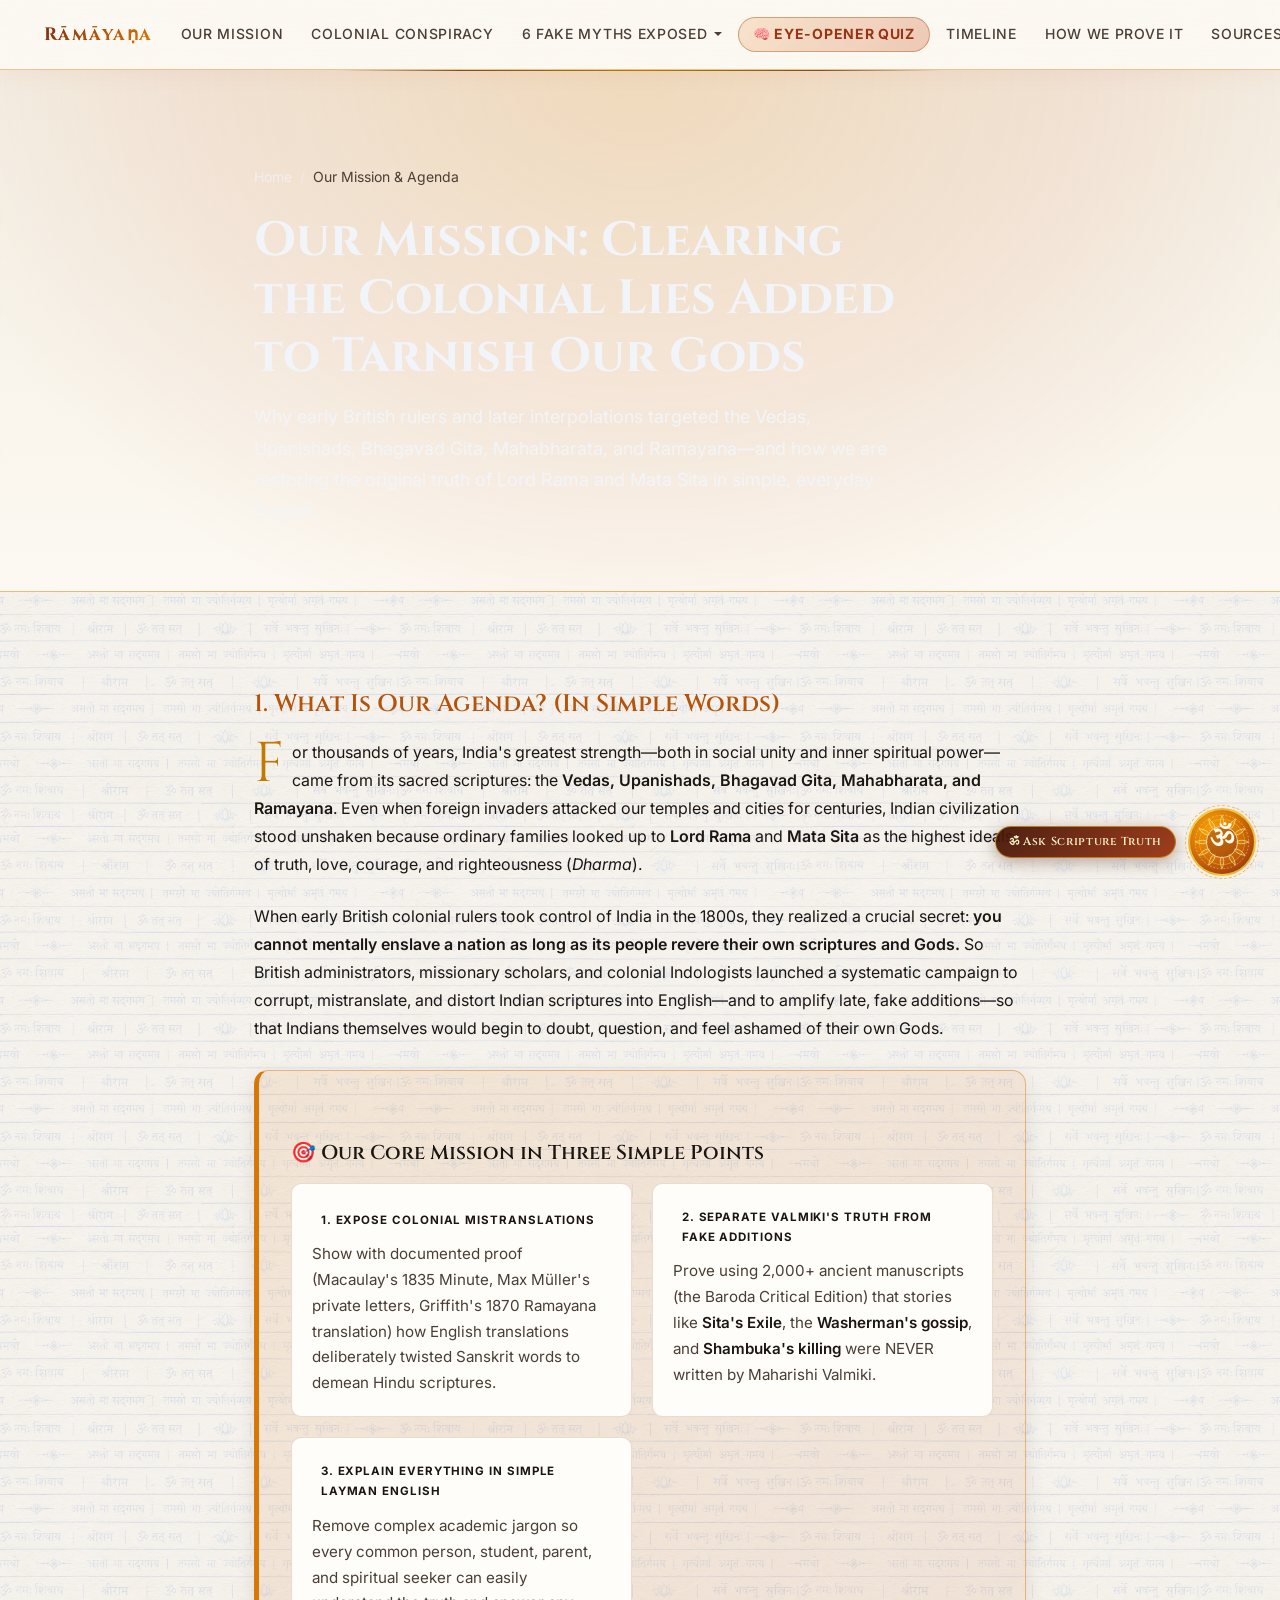
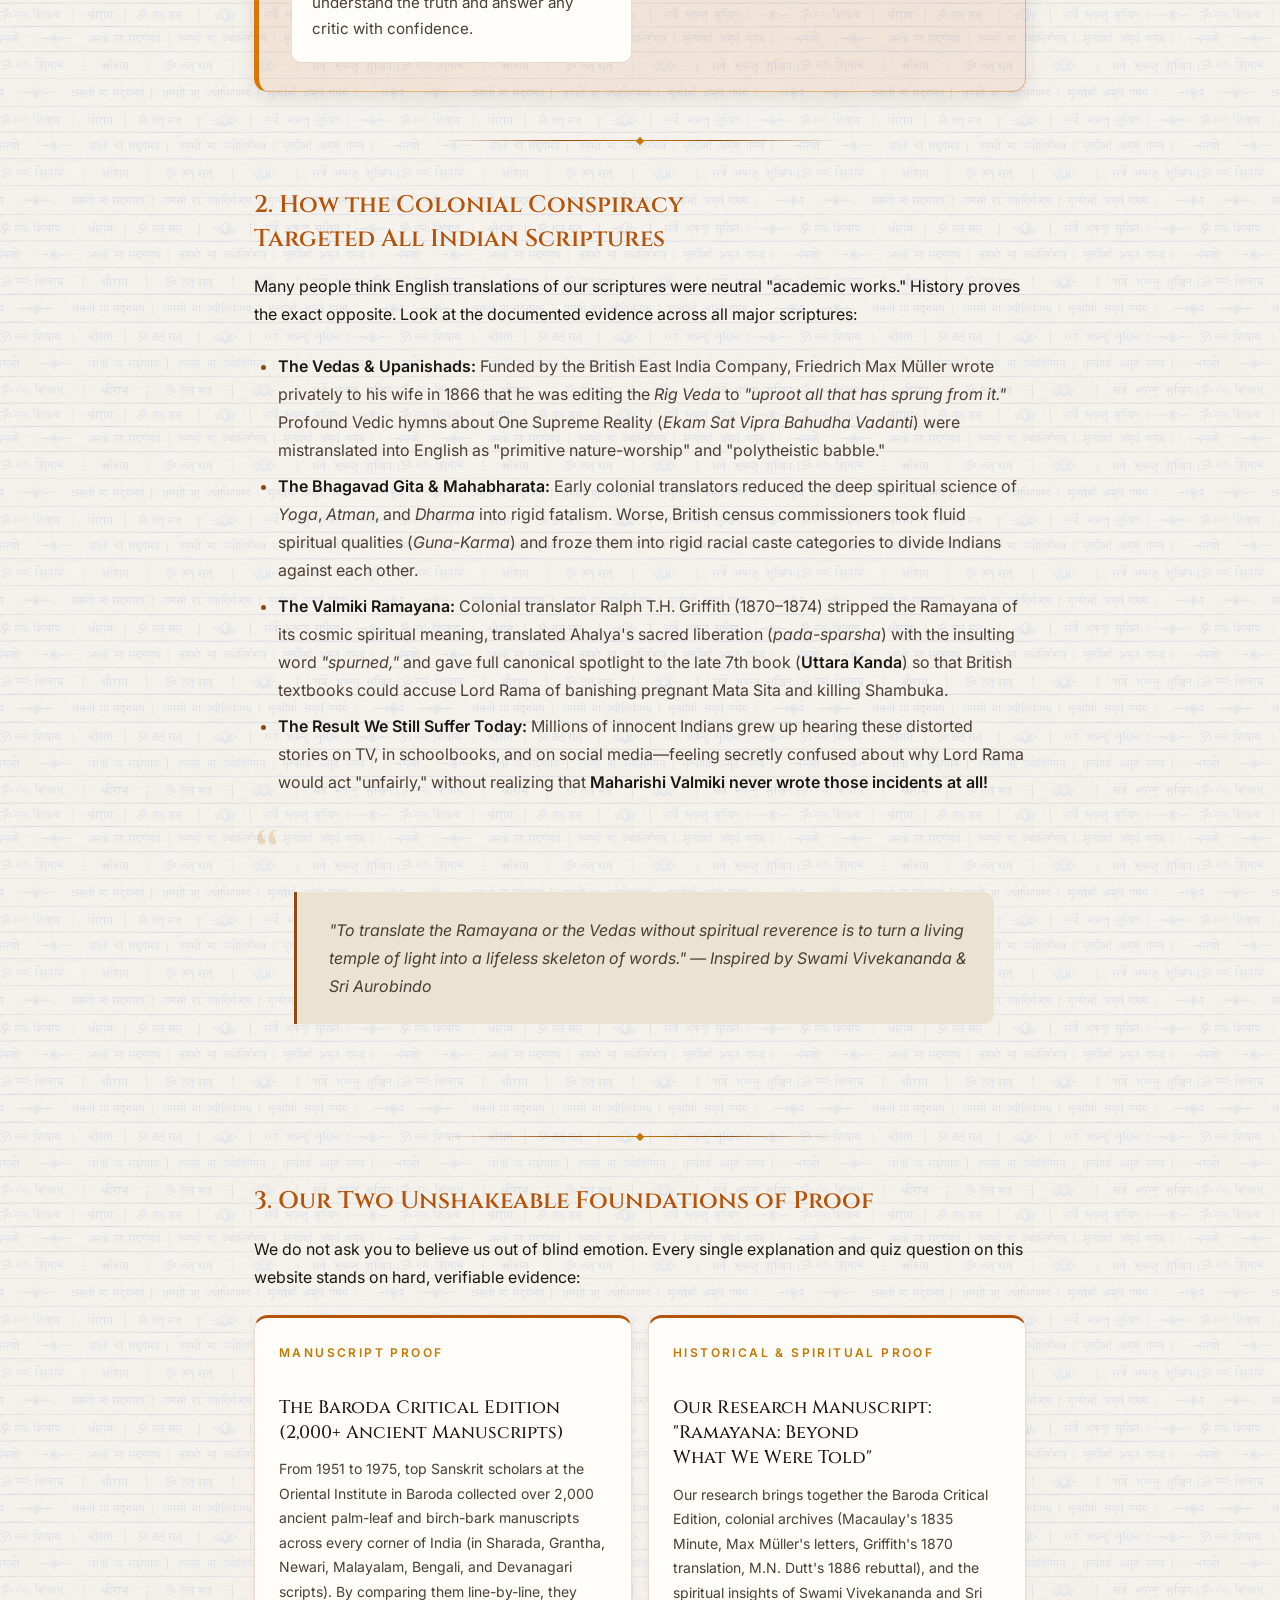
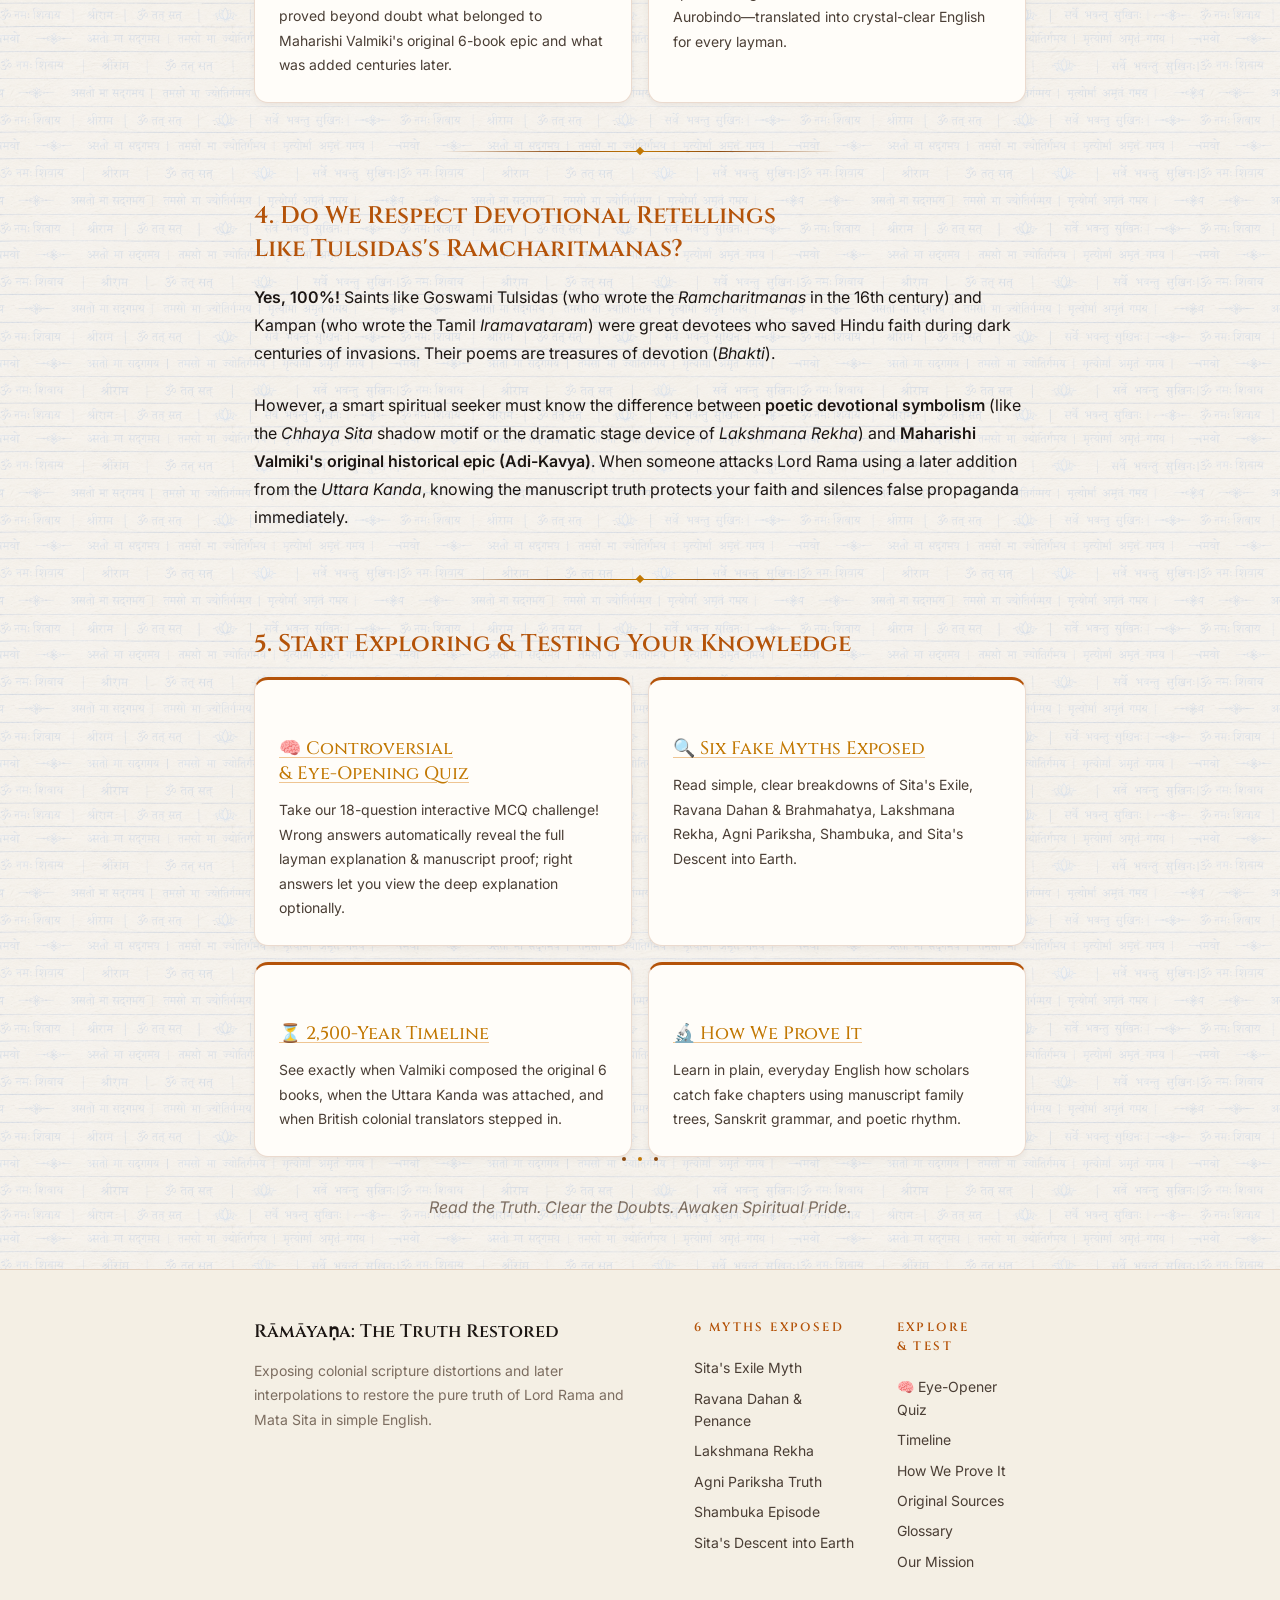
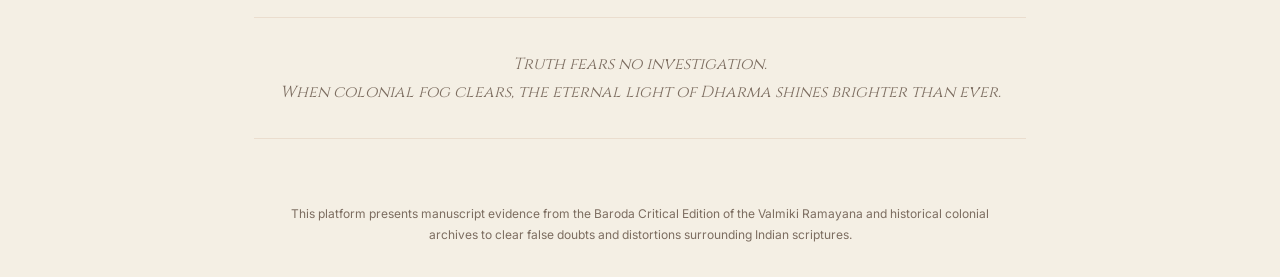
<file: about.html>
<!DOCTYPE html>
<html lang="en">
<head>
    <meta charset="UTF-8">
    <meta name="viewport" content="width=device-width, initial-scale=1.0">
    <title>Our Mission &amp; Agenda | Exposing Colonial Distortions of Indian Scriptures</title>
    <meta name="description" content="Learn about our mission to expose the early British colonial conspiracy to corrupt Indian scriptures—Vedas, Upanishads, Gita, Mahabharata, and Ramayana—and restore the true, untarnished glory of Lord Rama and Mata Sita in simple English.">
    <meta name="keywords" content="about our mission, British colonial conspiracy scriptures, Lord Rama truth, Mata Sita truth, Valmiki Ramayana Baroda Critical Edition, Macaulay 1835, Max Muller">
    <link rel="canonical" href="">
    <meta property="og:title" content="Our Mission &amp; Agenda | Ramayana: The Truth Restored">
    <meta property="og:description" content="Why we are exposing colonial mistranslations and later additions that tried to tarnish Lord Rama and Mata Sita.">
    <meta property="og:type" content="article">
    <meta name="twitter:card" content="summary_large_image">
    <meta name="twitter:title" content="Our Mission &amp; Agenda | Ramayana: The Truth Restored">
    <meta name="twitter:description" content="Uncover the truth behind colonial scripture distortions in easy-to-understand English.">
    <meta property="og:image" content="images/og-image.png">
    <meta name="twitter:image" content="images/og-image.png">
    <link rel="icon" type="image/png" href="images/favicon.png">
    <link rel="preconnect" href="https://fonts.googleapis.com">
    <link rel="preconnect" href="https://fonts.gstatic.com" crossorigin>
    <link href="https://fonts.googleapis.com/css2?family=Cinzel:wght@400;500;600;700&family=Inter:wght@300;400;500;600&family=Noto+Serif+Devanagari:wght@400;600&display=swap" rel="stylesheet">
    <link rel="stylesheet" href="css/reset.css?v=4">
    <link rel="stylesheet" href="css/variables.css?v=4">
    <link rel="stylesheet" href="css/main.css?v=4">
    <link rel="stylesheet" href="css/components.css?v=4">
    <link rel="stylesheet" href="css/article.css?v=4">
    <link rel="stylesheet" href="css/responsive.css?v=4">
    <link rel="stylesheet" href="css/chatbot.css?v=4">
    <link rel="stylesheet" href="css/animations-fx.css?v=4">
</head>
<body>
    <a href="#main-content" class="skip-to-content">Skip to main content</a>
    <div class="reading-progress-bar" aria-hidden="true"></div>

    <header class="site-header" role="banner">
        <div class="header-container">
            <a href="index.html" class="site-logo" aria-label="Home">
                <span class="logo-text">Rāmāyaṇa</span>
            </a>
            <nav class="main-nav" role="navigation" aria-label="Main navigation">
                <ul class="nav-links">
                    <li><a href="index.html" data-i18n="nav-discover">Our Mission</a></li>
                    <li><a href="index.html#conspiracy">Colonial Conspiracy</a></li>
                    <li class="nav-dropdown">
                        <a href="index.html#investigations" aria-haspopup="true" data-i18n="nav-investigations">6 Fake Myths Exposed</a>
                        <ul class="dropdown-menu">
                            <li><a href="facts/sita-exile.html" data-i18n="nav-sita-exile">Sita's Exile Myth</a></li>
                            <li><a href="facts/ravana-dahan.html" data-i18n="nav-ravana-dahan">Ravana Dahan &amp; Penance</a></li>
                            <li><a href="facts/lakshmana-rekha.html" data-i18n="nav-lakshmana-rekha">Lakshmana Rekha</a></li>
                            <li><a href="facts/agni-pariksha.html" data-i18n="nav-agni-pariksha">Agni Pariksha Truth</a></li>
                            <li><a href="facts/shambuka.html" data-i18n="nav-shambuka">The Shambuka Story</a></li>
                            <li><a href="facts/sita-earth.html" data-i18n="nav-sita-earth">Sita's Descent into Earth</a></li>
                        </ul>
                    </li>
                    <li><a href="quiz.html" class="nav-quiz-highlight">🧠 Eye-Opener Quiz</a></li>
                    <li><a href="timeline.html" data-i18n="nav-timeline">Timeline</a></li>
                    <li><a href="methodology.html" data-i18n="nav-how-we-know">How We Prove It</a></li>
                    <li><a href="sources.html" data-i18n="nav-sources">Sources</a></li>
                    <li><a href="about.html" class="active" data-i18n="nav-about">About Mission</a></li>
                </ul>
            </nav>
            <div class="header-actions">
                <button class="lang-toggle" aria-label="हिन्दी में पढ़ें" title="हिन्दी में पढ़ें">
                    <span class="lang-label">हिं</span>
                </button>
                <button class="search-toggle" aria-label="Open search" title="Search (Ctrl+K)">
                    <svg width="20" height="20" viewBox="0 0 24 24" fill="none" stroke="currentColor" stroke-width="2" stroke-linecap="round" stroke-linejoin="round"><circle cx="11" cy="11" r="8"/><line x1="21" y1="21" x2="16.65" y2="16.65"/></svg>
                </button>
                <button class="theme-toggle" aria-label="Toggle reading mode" title="Toggle reading mode">
                    <svg class="icon-sun" width="20" height="20" viewBox="0 0 24 24" fill="none" stroke="currentColor" stroke-width="2"><circle cx="12" cy="12" r="5"/><line x1="12" y1="1" x2="12" y2="3"/><line x1="12" y1="21" x2="12" y2="23"/><line x1="4.22" y1="4.22" x2="5.64" y2="5.64"/><line x1="18.36" y1="18.36" x2="19.78" y2="19.78"/><line x1="1" y1="12" x2="3" y2="12"/><line x1="21" y1="12" x2="23" y2="12"/><line x1="4.22" y1="19.78" x2="5.64" y2="18.36"/><line x1="18.36" y1="5.64" x2="19.78" y2="4.22"/></svg>
                    <svg class="icon-moon" width="20" height="20" viewBox="0 0 24 24" fill="none" stroke="currentColor" stroke-width="2"><path d="M21 12.79A9 9 0 1 1 11.21 3 7 7 0 0 0 21 12.79z"/></svg>
                </button>
                <button class="mobile-menu-toggle" aria-label="Open menu" aria-expanded="false">
                    <span class="hamburger-line"></span>
                    <span class="hamburger-line"></span>
                    <span class="hamburger-line"></span>
                </button>
            </div>
        </div>
    </header>

    <main id="main-content">
        <!-- ARTICLE HERO -->
        <section class="article-hero article-hero--with-image" style="background-image: url('images/about-hero.png')" aria-label="Page introduction">
            <div class="article-hero-content">
                <nav class="breadcrumbs" aria-label="Breadcrumb">
                    <a href="index.html">Home</a>
                    <span class="separator" aria-hidden="true">/</span>
                    <span class="current" data-i18n="about-breadcrumb">Our Mission &amp; Agenda</span>
                </nav>
                <h1 data-i18n="about-title">Our Mission: Clearing the Colonial Lies Added to Tarnish Our Gods</h1>
                <p class="lead" data-i18n="about-lead">
                    Why early British rulers and later interpolations targeted the Vedas, Upanishads, Bhagavad Gita, Mahabharata, and Ramayana—and how we are restoring the original truth of Lord Rama and Mata Sita in simple, everyday English.
                </p>
            </div>
        </section>

        <!-- ARTICLE BODY -->
        <div class="article-body">

            <h2 data-i18n="about-h2-purpose">1. What Is Our Agenda? (In Simple Words)</h2>

            <p class="drop-cap" data-i18n="about-purpose-p1">
                For thousands of years, India's greatest strength—both in social unity and inner spiritual power—came from its sacred scriptures: the <strong>Vedas, Upanishads, Bhagavad Gita, Mahabharata, and Ramayana</strong>. Even when foreign invaders attacked our temples and cities for centuries, Indian civilization stood unshaken because ordinary families looked up to <strong>Lord Rama</strong> and <strong>Mata Sita</strong> as the highest ideals of truth, love, courage, and righteousness (<em>Dharma</em>).
            </p>

            <p data-i18n="about-purpose-p2">
                When early British colonial rulers took control of India in the 1800s, they realized a crucial secret: <strong>you cannot mentally enslave a nation as long as its people revere their own scriptures and Gods.</strong> So British administrators, missionary scholars, and colonial Indologists launched a systematic campaign to corrupt, mistranslate, and distort Indian scriptures into English—and to amplify late, fake additions—so that Indians themselves would begin to doubt, question, and feel ashamed of their own Gods.
            </p>

            <div class="mission-truth-banner fade-in">
                <h3>🎯 Our Core Mission in Three Simple Points</h3>
                <div class="truth-columns">
                    <div class="truth-col">
                        <span class="truth-col-label">1. Expose Colonial Mistranslations</span>
                        <p>Show with documented proof (Macaulay's 1835 Minute, Max Müller's private letters, Griffith's 1870 Ramayana translation) how English translations deliberately twisted Sanskrit words to demean Hindu scriptures.</p>
                    </div>
                    <div class="truth-col">
                        <span class="truth-col-label">2. Separate Valmiki's Truth from Fake Additions</span>
                        <p>Prove using 2,000+ ancient manuscripts (the Baroda Critical Edition) that stories like <strong>Sita's Exile</strong>, the <strong>Washerman's gossip</strong>, and <strong>Shambuka's killing</strong> were NEVER written by Maharishi Valmiki.</p>
                    </div>
                    <div class="truth-col">
                        <span class="truth-col-label">3. Explain Everything in Simple Layman English</span>
                        <p>Remove complex academic jargon so every common person, student, parent, and spiritual seeker can easily understand the truth and answer any critic with confidence.</p>
                    </div>
                </div>
            </div>

            <div class="section-divider" role="separator"></div>

            <h2 data-i18n="about-h2-not">2. How the Colonial Conspiracy Targeted All Indian Scriptures</h2>

            <p data-i18n="about-not-intro">
                Many people think English translations of our scriptures were neutral "academic works." History proves the exact opposite. Look at the documented evidence across all major scriptures:
            </p>

            <ul>
                <li data-i18n="about-not-li1">
                    <strong>The Vedas &amp; Upanishads:</strong> Funded by the British East India Company, Friedrich Max Müller wrote privately to his wife in 1866 that he was editing the <em>Rig Veda</em> to <em>"uproot all that has sprung from it."</em> Profound Vedic hymns about One Supreme Reality (<em>Ekam Sat Vipra Bahudha Vadanti</em>) were mistranslated into English as "primitive nature-worship" and "polytheistic babble."
                </li>
                <li data-i18n="about-not-li2">
                    <strong>The Bhagavad Gita &amp; Mahabharata:</strong> Early colonial translators reduced the deep spiritual science of <em>Yoga</em>, <em>Atman</em>, and <em>Dharma</em> into rigid fatalism. Worse, British census commissioners took fluid spiritual qualities (<em>Guna-Karma</em>) and froze them into rigid racial caste categories to divide Indians against each other.
                </li>
                <li data-i18n="about-not-li3">
                    <strong>The Valmiki Ramayana:</strong> Colonial translator Ralph T.H. Griffith (1870–1874) stripped the Ramayana of its cosmic spiritual meaning, translated Ahalya's sacred liberation (<em>pada-sparsha</em>) with the insulting word <em>"spurned,"</em> and gave full canonical spotlight to the late 7th book (<strong>Uttara Kanda</strong>) so that British textbooks could accuse Lord Rama of banishing pregnant Mata Sita and killing Shambuka.
                </li>
                <li data-i18n="about-not-li4">
                    <strong>The Result We Still Suffer Today:</strong> Millions of innocent Indians grew up hearing these distorted stories on TV, in schoolbooks, and on social media—feeling secretly confused about why Lord Rama would act "unfairly," without realizing that <strong>Maharishi Valmiki never wrote those incidents at all!</strong>
                </li>
            </ul>

            <div class="quote-block fade-in">
                <blockquote>
                    <p data-i18n="about-multiplicity-quote">
                        "To translate the Ramayana or the Vedas without spiritual reverence is to turn a living temple of light into a lifeless skeleton of words." — Inspired by Swami Vivekananda &amp; Sri Aurobindo
                    </p>
                </blockquote>
            </div>

            <div class="section-divider" role="separator"></div>

            <h2 data-i18n="about-h2-foundation">3. Our Two Unshakeable Foundations of Proof</h2>

            <p data-i18n="about-foundation-intro">
                We do not ask you to believe us out of blind emotion. Every single explanation and quiz question on this website stands on hard, verifiable evidence:
            </p>

            <div class="evidence-grid fade-in">
                <div class="evidence-card">
                    <div class="evidence-card-type" data-i18n="about-foundation-card1-type">Manuscript Proof</div>
                    <h4 data-i18n="about-foundation-card1-title">The Baroda Critical Edition (2,000+ Ancient Manuscripts)</h4>
                    <p data-i18n="about-foundation-card1-text">
                        From 1951 to 1975, top Sanskrit scholars at the Oriental Institute in Baroda collected over 2,000 ancient palm-leaf and birch-bark manuscripts across every corner of India (in Sharada, Grantha, Newari, Malayalam, Bengali, and Devanagari scripts). By comparing them line-by-line, they proved beyond doubt what belonged to Maharishi Valmiki's original 6-book epic and what was added centuries later.
                    </p>
                </div>
                <div class="evidence-card">
                    <div class="evidence-card-type" data-i18n="about-foundation-card2-type">Historical &amp; Spiritual Proof</div>
                    <h4 data-i18n="about-foundation-card2-title">Our Research Manuscript: "Ramayana: Beyond What We Were Told"</h4>
                    <p data-i18n="about-foundation-card2-text">
                        Our research brings together the Baroda Critical Edition, colonial archives (Macaulay's 1835 Minute, Max Müller's letters, Griffith's 1870 translation, M.N. Dutt's 1886 rebuttal), and the spiritual insights of Swami Vivekananda and Sri Aurobindo—translated into crystal-clear English for every layman.
                    </p>
                </div>
            </div>

            <div class="section-divider" role="separator"></div>

            <h2 data-i18n="about-h2-multiplicity">4. Do We Respect Devotional Retellings Like Tulsidas's Ramcharitmanas?</h2>

            <p data-i18n="about-multiplicity-p1">
                <strong>Yes, 100%!</strong> Saints like Goswami Tulsidas (who wrote the <em>Ramcharitmanas</em> in the 16th century) and Kampan (who wrote the Tamil <em>Iramavataram</em>) were great devotees who saved Hindu faith during dark centuries of invasions. Their poems are treasures of devotion (<em>Bhakti</em>).
            </p>

            <p data-i18n="about-multiplicity-p2">
                However, a smart spiritual seeker must know the difference between <strong>poetic devotional symbolism</strong> (like the <em>Chhaya Sita</em> shadow motif or the dramatic stage device of <em>Lakshmana Rekha</em>) and <strong>Maharishi Valmiki's original historical epic (Adi-Kavya)</strong>. When someone attacks Lord Rama using a later addition from the <em>Uttara Kanda</em>, knowing the manuscript truth protects your faith and silences false propaganda immediately.
            </p>

            <div class="section-divider" role="separator"></div>

            <h2 data-i18n="about-h2-explore">5. Start Exploring &amp; Testing Your Knowledge</h2>

            <div class="evidence-grid fade-in">
                <div class="evidence-card">
                    <h4><a href="quiz.html">🧠 Controversial &amp; Eye-Opening Quiz</a></h4>
                    <p>Take our 18-question interactive MCQ challenge! Wrong answers automatically reveal the full layman explanation &amp; manuscript proof; right answers let you view the deep explanation optionally.</p>
                </div>
                <div class="evidence-card">
                    <h4 data-i18n="about-explore-card1-title"><a href="index.html#investigations">🔍 Six Fake Myths Exposed</a></h4>
                    <p data-i18n="about-explore-card1-text">Read simple, clear breakdowns of Sita's Exile, Ravana Dahan &amp; Brahmahatya, Lakshmana Rekha, Agni Pariksha, Shambuka, and Sita's Descent into Earth.</p>
                </div>
                <div class="evidence-card">
                    <h4 data-i18n="about-explore-card2-title"><a href="timeline.html">⏳ 2,500-Year Timeline</a></h4>
                    <p data-i18n="about-explore-card2-text">See exactly when Valmiki composed the original 6 books, when the Uttara Kanda was attached, and when British colonial translators stepped in.</p>
                </div>
                <div class="evidence-card">
                    <h4 data-i18n="about-explore-card3-title"><a href="methodology.html">🔬 How We Prove It</a></h4>
                    <p data-i18n="about-explore-card3-text">Learn in plain, everyday English how scholars catch fake chapters using manuscript family trees, Sanskrit grammar, and poetic rhythm.</p>
                </div>
            </div>

            <div class="section-divider--dots" role="separator">
                <span></span>
            </div>

            <p style="text-align: center; color: var(--text-tertiary); font-style: italic; margin-top: var(--space-8);" data-i18n="about-closing-motto">Read the Truth. Clear the Doubts. Awaken Spiritual Pride.</p>

        </div>
    </main>

    <!-- SEARCH MODAL -->
    <div class="search-modal" id="searchModal" role="dialog" aria-label="Search" aria-hidden="true">
        <div class="search-modal-overlay"></div>
        <div class="search-modal-content">
            <div class="search-input-wrapper">
                <svg width="20" height="20" viewBox="0 0 24 24" fill="none" stroke="currentColor" stroke-width="2"><circle cx="11" cy="11" r="8"/><line x1="21" y1="21" x2="16.65" y2="16.65"/></svg>
                <input type="search" id="searchInput" placeholder="Search myths, colonial conspiracy, quiz, sources..." aria-label="Search the site" autocomplete="off">
                <kbd>ESC</kbd>
            </div>
            <div class="search-results" id="searchResults" aria-live="polite"></div>
        </div>
    </div>

    <!-- FOOTER -->
    <footer class="site-footer" role="contentinfo">
        <div class="container">
            <div class="footer-main">
                <div class="footer-brand">
                    <h2 class="footer-title" data-i18n="footer-title">Rāmāyaṇa: The Truth Restored</h2>
                    <p class="footer-subtitle" data-i18n="footer-subtitle">Exposing colonial scripture distortions and later interpolations to restore the pure truth of Lord Rama and Mata Sita in simple English.</p>
                </div>
                <div class="footer-links">
                    <div class="footer-column">
                        <h3 data-i18n="footer-col-investigations">6 Myths Exposed</h3>
                        <ul>
                            <li><a href="facts/sita-exile.html" data-i18n="nav-sita-exile">Sita's Exile Myth</a></li>
                            <li><a href="facts/ravana-dahan.html" data-i18n="nav-ravana-dahan">Ravana Dahan &amp; Penance</a></li>
                            <li><a href="facts/lakshmana-rekha.html" data-i18n="nav-lakshmana-rekha">Lakshmana Rekha</a></li>
                            <li><a href="facts/agni-pariksha.html" data-i18n="nav-agni-pariksha">Agni Pariksha Truth</a></li>
                            <li><a href="facts/shambuka.html" data-i18n="nav-shambuka">Shambuka Episode</a></li>
                            <li><a href="facts/sita-earth.html" data-i18n="nav-sita-earth">Sita's Descent into Earth</a></li>
                        </ul>
                    </div>
                    <div class="footer-column">
                        <h3 data-i18n="footer-col-explore">Explore &amp; Test</h3>
                        <ul>
                            <li><a href="quiz.html">🧠 Eye-Opener Quiz</a></li>
                            <li><a href="timeline.html" data-i18n="footer-timeline">Timeline</a></li>
                            <li><a href="methodology.html" data-i18n="footer-methodology">How We Prove It</a></li>
                            <li><a href="sources.html" data-i18n="footer-sources">Original Sources</a></li>
                            <li><a href="glossary.html" data-i18n="footer-glossary">Glossary</a></li>
                            <li><a href="about.html" data-i18n="footer-about">Our Mission</a></li>
                        </ul>
                    </div>
                </div>
            </div>
            <div class="footer-wisdom">
                <p class="footer-quote" data-i18n="footer-quote">Truth fears no investigation.<br>When colonial fog clears, the eternal light of Dharma shines brighter than ever.</p>
            </div>
            <div class="footer-visitor" id="visitorCounter" aria-label="Visit counter"></div>
            <div class="footer-bottom">
                <p class="footer-disclaimer" data-i18n="footer-disclaimer">This platform presents manuscript evidence from the Baroda Critical Edition of the Valmiki Ramayana and historical colonial archives to clear false doubts and distortions surrounding Indian scriptures.</p>
            </div>
        </div>
    </footer>

    <script src="js/config.js?v=4"></script>
    <script src="data/sources.js?v=4"></script>
    <script src="data/search-index.js?v=4"></script>
    <script src="data/glossary.js?v=4"></script>
    <script src="data/hindi.js?v=4"></script>
    <script src="js/language.js?v=4"></script>
    <script src="js/theme.js?v=4"></script>
    <script src="js/navigation.js?v=4"></script>
    <script src="js/animations.js?v=4"></script>
    <script src="js/search.js?v=4"></script>
    <script src="js/sources.js?v=4"></script>
    <script src="js/visitor-counter.js?v=4"></script>
    <script src="js/reading-progress.js?v=4"></script>
    <script src="js/main.js?v=4"></script>
    <script src="js/chatbot.js?v=4"></script>
</body>
</html>
</file>
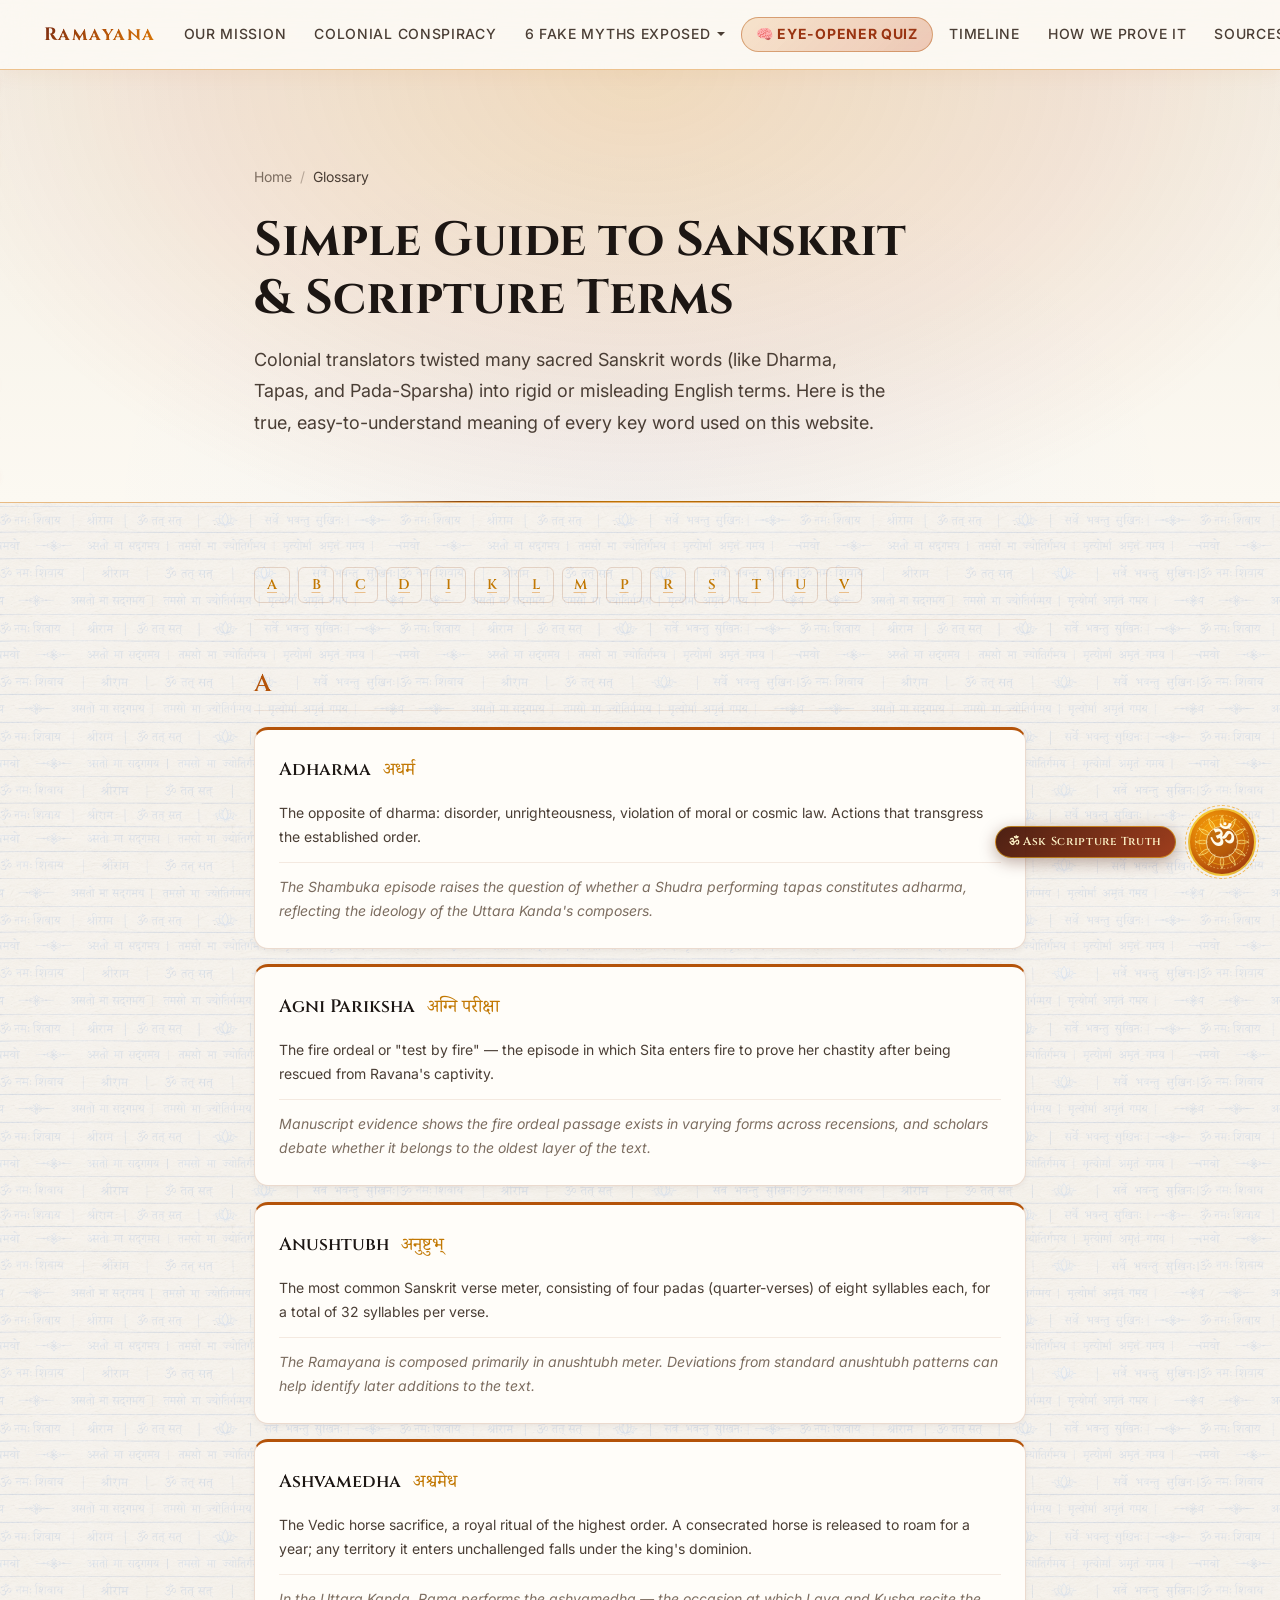
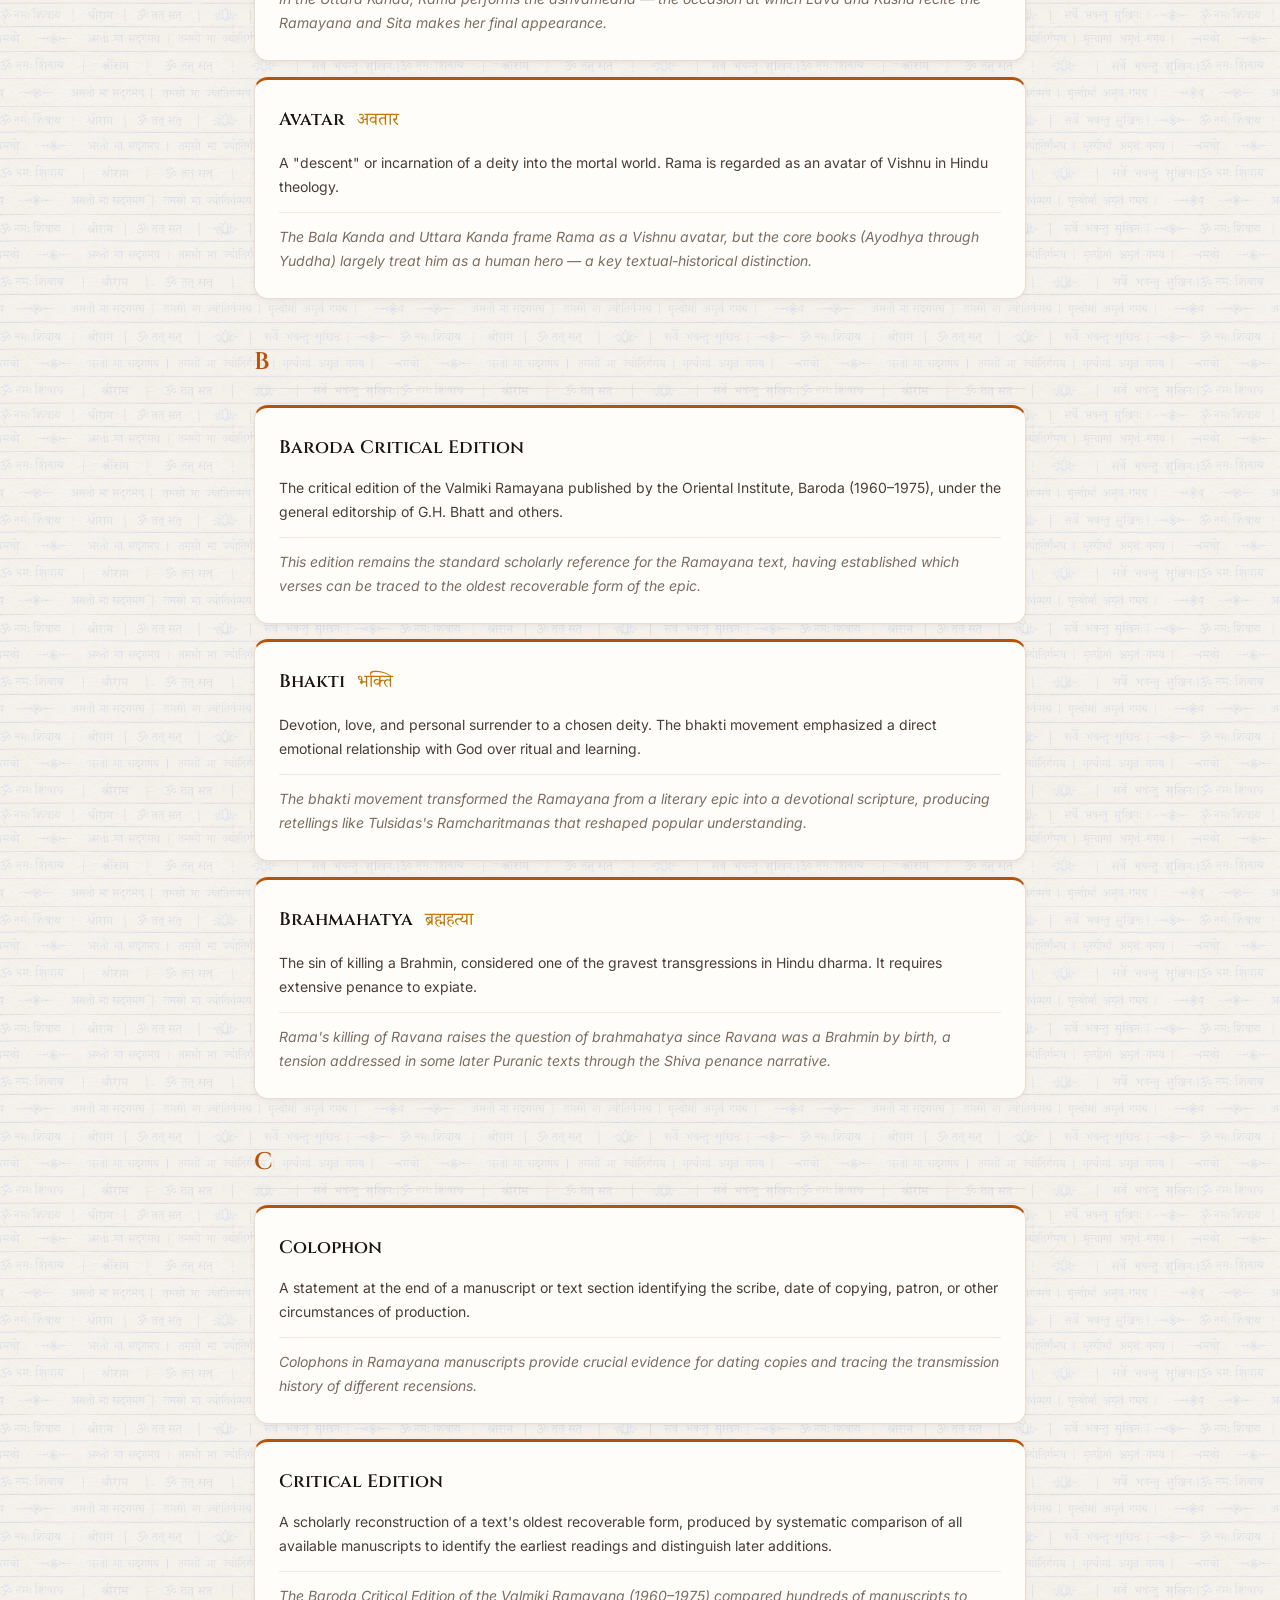
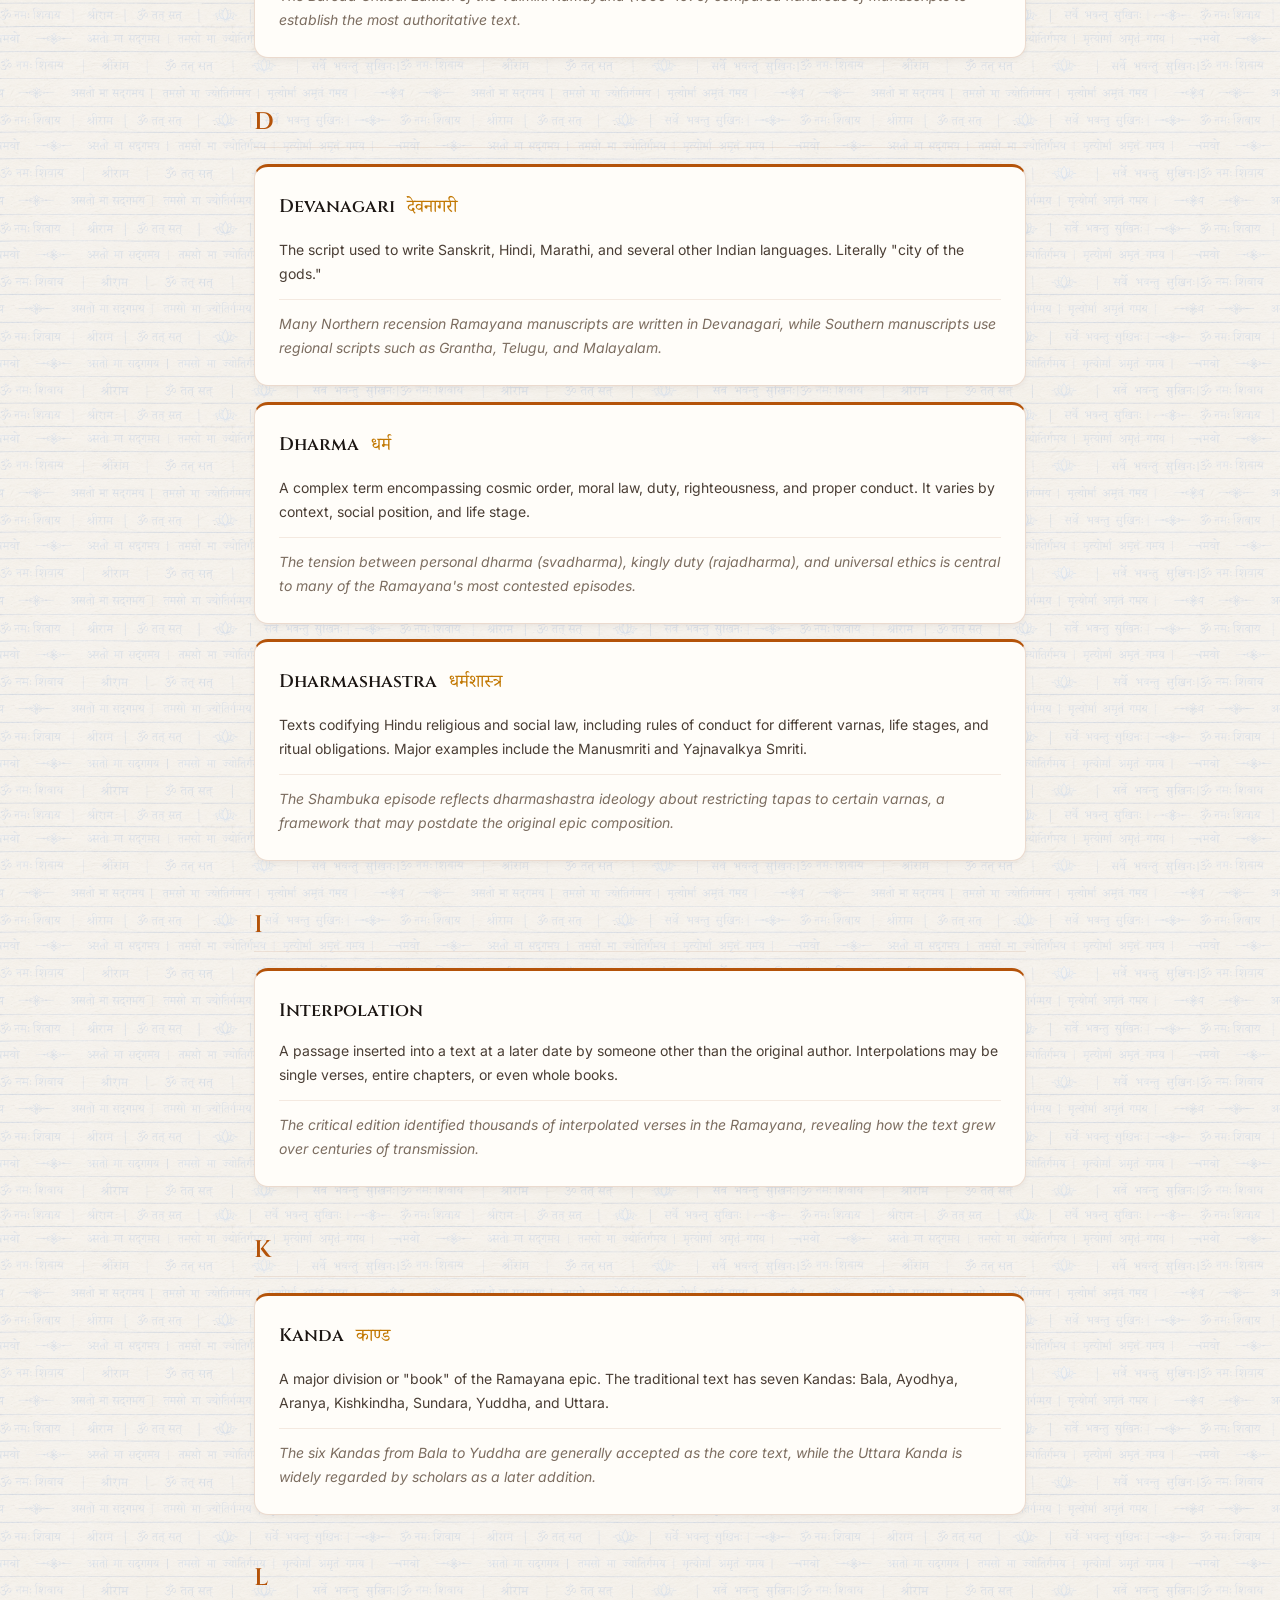
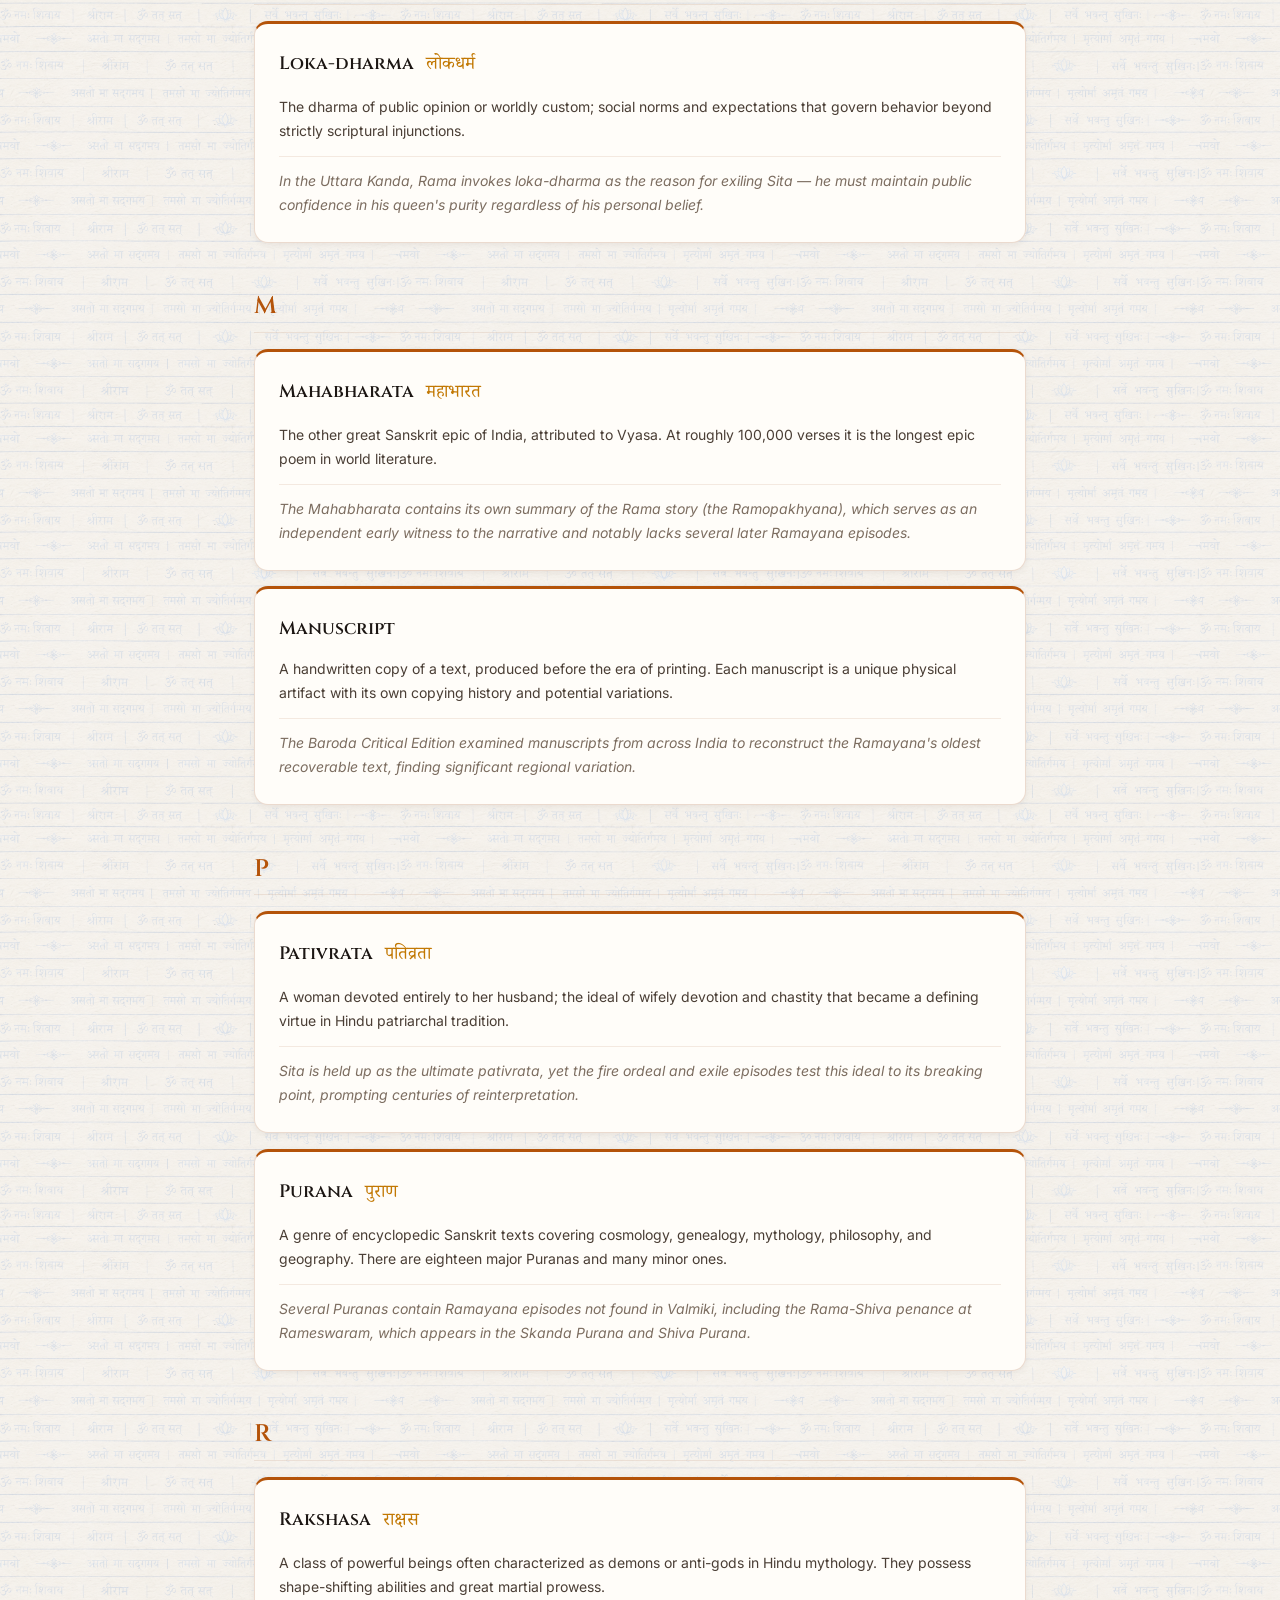
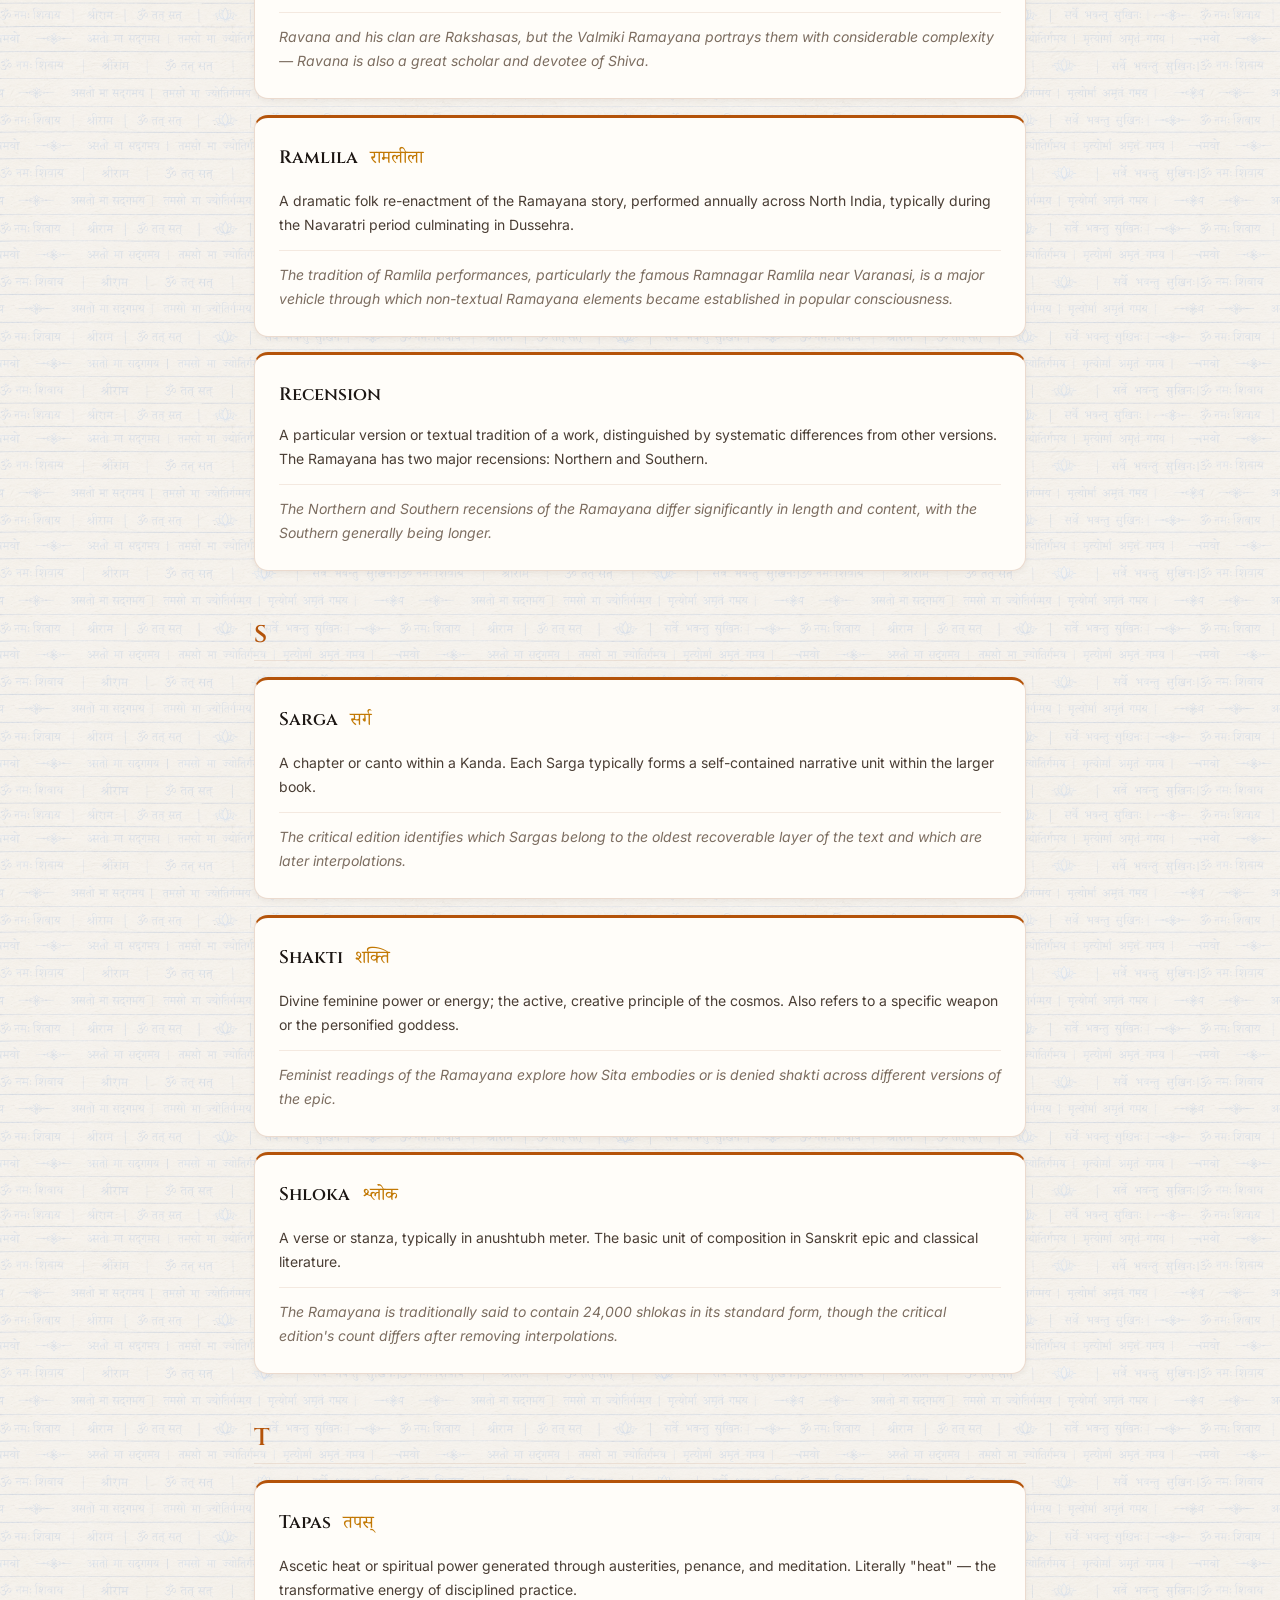
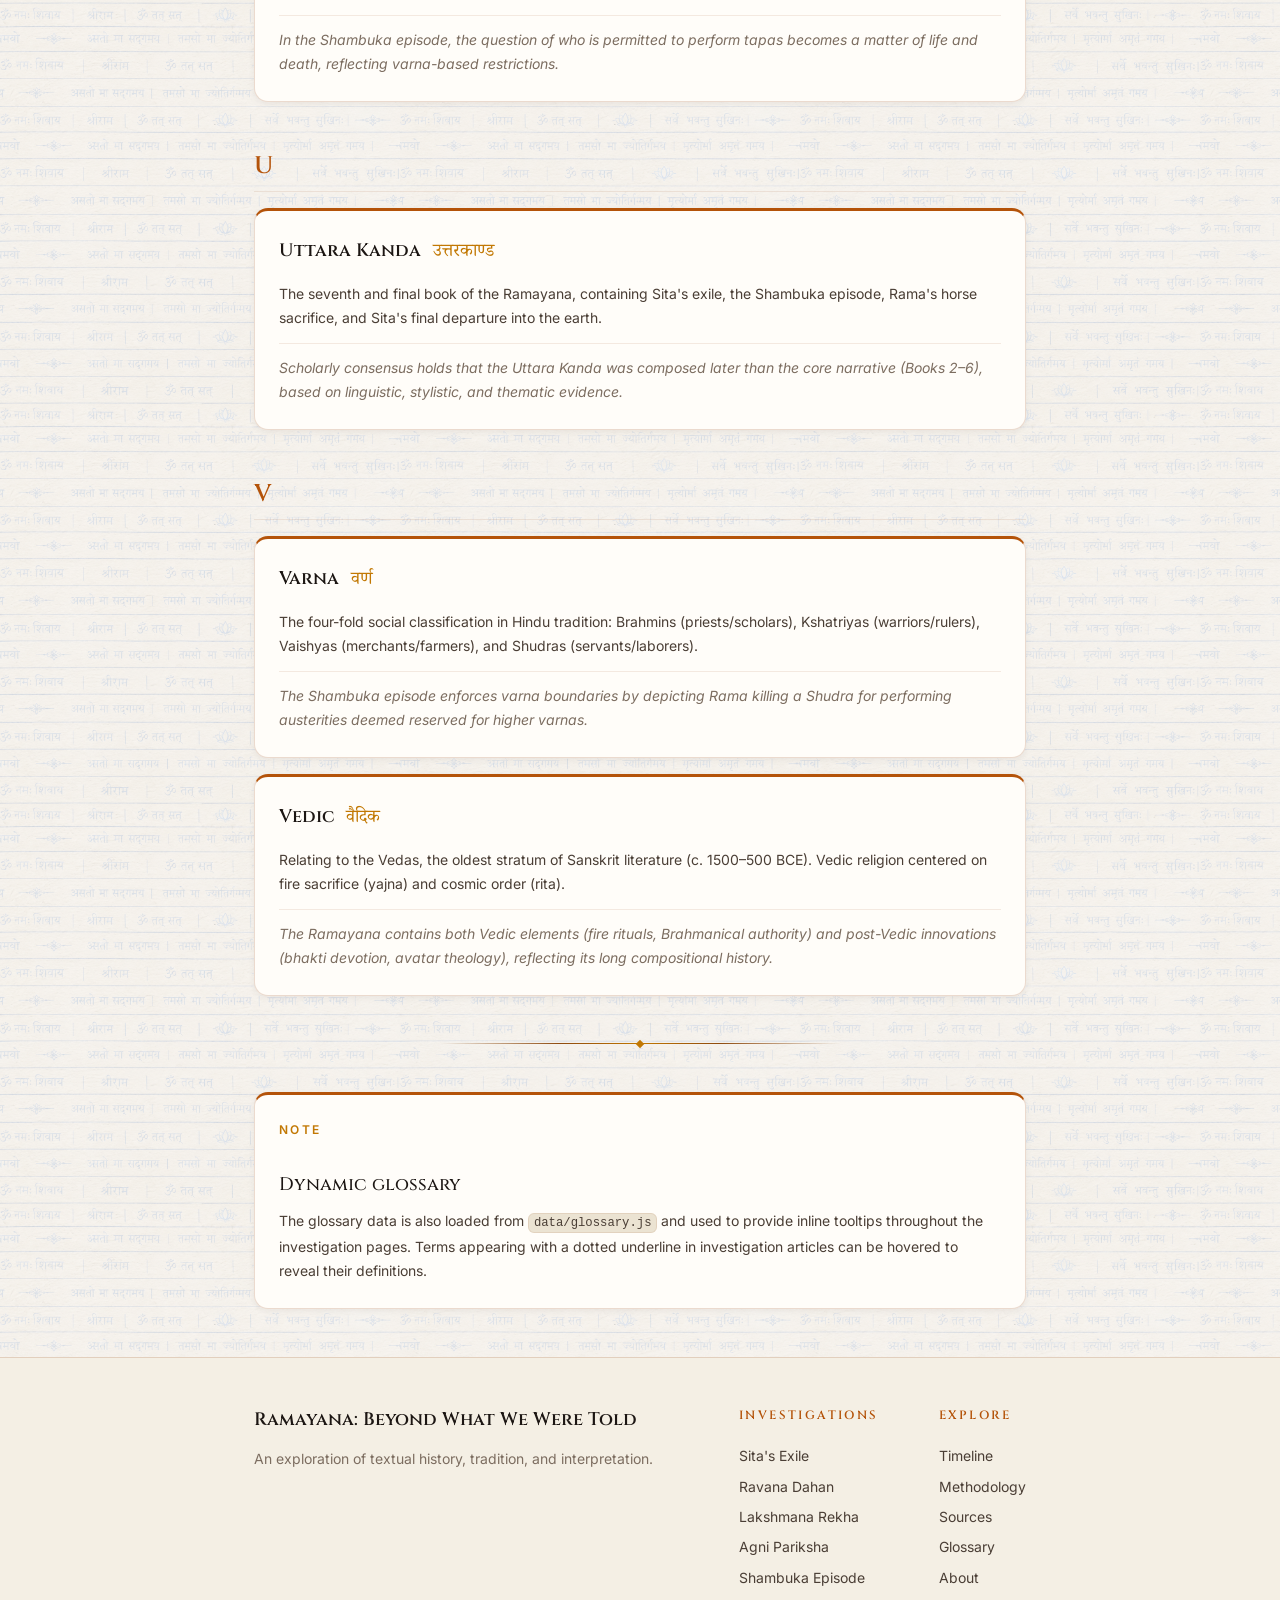
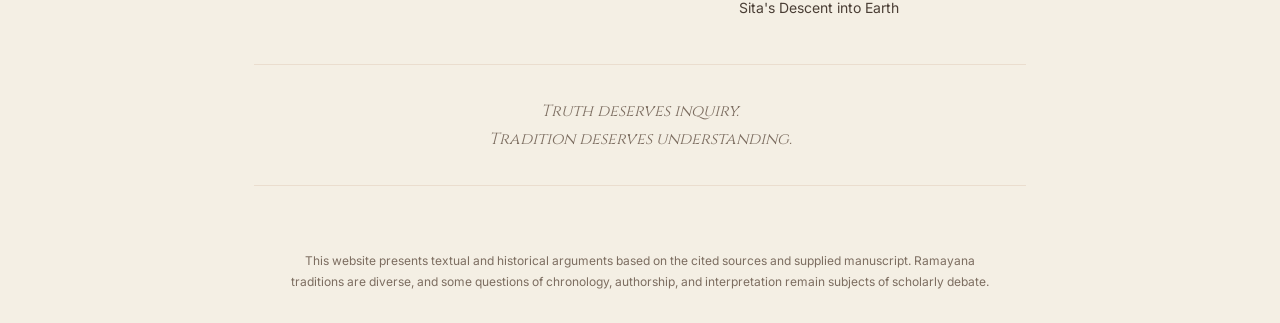
<file: glossary.html>
<!DOCTYPE html>
<html lang="en">
<head>
    <meta charset="UTF-8">
    <meta name="viewport" content="width=device-width, initial-scale=1.0">
    <title>Glossary of Sanskrit and Textual Terms | Ramayana: Beyond What We Were Told</title>
    <meta name="description" content="A comprehensive glossary of Sanskrit and textual criticism terms used in the Ramayana: Beyond What We Were Told project. Includes Devanagari script, definitions, and contextual notes.">
    <meta name="keywords" content="Sanskrit glossary, Ramayana terms, textual criticism glossary, Devanagari, dharma, anushtubh, kanda, interpolation, critical edition">
    <link rel="canonical" href="">
    <meta property="og:title" content="Glossary of Sanskrit and Textual Terms | Ramayana: Beyond What We Were Told">
    <meta property="og:description" content="Definitions of key terms from Sanskrit and textual criticism used throughout the project.">
    <meta property="og:type" content="article">
    <meta name="twitter:card" content="summary_large_image">
    <meta name="twitter:title" content="Glossary of Sanskrit and Textual Terms">
    <meta name="twitter:description" content="Key terms from Sanskrit and textual criticism.">
    <meta property="og:image" content="images/og-image.png">
    <meta name="twitter:image" content="images/og-image.png">
    <link rel="icon" type="image/png" href="images/favicon.png">
    <link rel="preconnect" href="https://fonts.googleapis.com">
    <link rel="preconnect" href="https://fonts.gstatic.com" crossorigin>
    <link href="https://fonts.googleapis.com/css2?family=Cinzel:wght@400;500;600;700&family=Inter:wght@300;400;500;600&family=Noto+Serif+Devanagari:wght@400;600&display=swap" rel="stylesheet">
    <link rel="stylesheet" href="css/reset.css?v=4">
    <link rel="stylesheet" href="css/variables.css?v=4">
    <link rel="stylesheet" href="css/main.css?v=4">
    <link rel="stylesheet" href="css/components.css?v=4">
    <link rel="stylesheet" href="css/article.css?v=4">
    <link rel="stylesheet" href="css/responsive.css?v=4">
    <link rel="stylesheet" href="css/chatbot.css?v=4">
    <link rel="stylesheet" href="css/animations-fx.css?v=4">
    <style>
        /* Glossary-page-specific styles */
        .glossary-nav {
            display: flex;
            flex-wrap: wrap;
            gap: var(--space-2);
            margin-bottom: var(--space-8);
            padding: var(--space-4) 0;
            border-bottom: 1px solid var(--border-subtle);
        }
        .glossary-nav a {
            display: flex;
            align-items: center;
            justify-content: center;
            width: 36px;
            height: 36px;
            font-family: var(--font-heading);
            font-size: var(--text-sm);
            font-weight: var(--weight-semibold);
            color: var(--text-secondary);
            border: 1px solid var(--border-default);
            border-radius: var(--radius-sm);
            transition: var(--transition-colors);
            text-decoration: none;
        }
        .glossary-nav a:hover {
            color: var(--gold);
            border-color: var(--gold-dim);
            background: var(--gold-glow);
        }
        .glossary-letter-heading {
            font-family: var(--font-heading);
            font-size: var(--text-3xl);
            font-weight: var(--weight-bold);
            color: var(--gold);
            margin-top: var(--space-10);
            margin-bottom: var(--space-4);
            padding-bottom: var(--space-2);
            border-bottom: 1px solid var(--border-subtle);
        }
        .glossary-entry {
            background: var(--bg-surface);
            border: 1px solid var(--border-default);
            border-radius: var(--radius-md);
            padding: var(--space-6);
            margin-bottom: var(--space-4);
            transition: var(--transition-shadow);
        }
        .glossary-entry:hover {
            box-shadow: var(--shadow-md);
        }
        .glossary-entry-header {
            display: flex;
            flex-wrap: wrap;
            align-items: baseline;
            gap: var(--space-3);
            margin-bottom: var(--space-3);
        }
        .glossary-entry-term {
            font-family: var(--font-heading);
            font-size: var(--text-lg);
            font-weight: var(--weight-semibold);
            color: var(--text-primary);
        }
        .glossary-entry-sanskrit {
            font-family: var(--font-devanagari);
            font-size: var(--text-lg);
            color: var(--gold);
        }
        .glossary-entry-def {
            font-size: var(--text-sm);
            color: var(--text-secondary);
            line-height: var(--leading-relaxed);
            margin-bottom: var(--space-3);
        }
        .glossary-entry-context {
            font-size: var(--text-sm);
            color: var(--text-tertiary);
            line-height: var(--leading-relaxed);
            padding-top: var(--space-3);
            border-top: 1px solid var(--border-subtle);
            font-style: italic;
        }
    </style>
    <script type="application/ld+json">
    {
        "@context": "https://schema.org",
        "@type": "Article",
        "name": "Glossary of Key Terms",
        "description": "A glossary of Sanskrit and textual criticism terms used in the Ramayana: Beyond What We Were Told project.",
        "isPartOf": {
            "@type": "WebSite",
            "name": "Ramayana: Beyond What We Were Told"
        }
    }
    </script>
</head>
<body>
    <a href="#main-content" class="skip-to-content">Skip to main content</a>
    <div class="reading-progress-bar" aria-hidden="true"></div>

    <header class="site-header" role="banner">
        <div class="header-container">
            <a href="index.html" class="site-logo" aria-label="Home">
                <span class="logo-text">Ramayana</span>
            </a>
            <nav class="main-nav" role="navigation" aria-label="Main navigation">
                <ul class="nav-links">
                    <li><a href="index.html" data-i18n="nav-discover">Our Mission</a></li>
                    <li><a href="index.html#conspiracy">Colonial Conspiracy</a></li>
                    <li class="nav-dropdown">
                        <a href="index.html#investigations" aria-haspopup="true" data-i18n="nav-investigations">6 Fake Myths Exposed</a>
                        <ul class="dropdown-menu">
                            <li><a href="facts/sita-exile.html" data-i18n="nav-sita-exile">Sita's Exile Myth</a></li>
                            <li><a href="facts/ravana-dahan.html" data-i18n="nav-ravana-dahan">Ravana Dahan &amp; Penance</a></li>
                            <li><a href="facts/lakshmana-rekha.html" data-i18n="nav-lakshmana-rekha">Lakshmana Rekha</a></li>
                            <li><a href="facts/agni-pariksha.html" data-i18n="nav-agni-pariksha">Agni Pariksha Truth</a></li>
                            <li><a href="facts/shambuka.html" data-i18n="nav-shambuka">The Shambuka Story</a></li>
                            <li><a href="facts/sita-earth.html" data-i18n="nav-sita-earth">Sita's Descent into Earth</a></li>
                        </ul>
                    </li>
                    <li><a href="quiz.html" class="nav-quiz-highlight">🧠 Eye-Opener Quiz</a></li>
                    <li><a href="timeline.html" data-i18n="nav-timeline">Timeline</a></li>
                    <li><a href="methodology.html" data-i18n="nav-how-we-know">How We Prove It</a></li>
                    <li><a href="sources.html" data-i18n="nav-sources">Sources</a></li>
                    <li><a href="about.html" data-i18n="nav-about">About Mission</a></li>
                </ul>
            </nav>
            <div class="header-actions">
                <button class="lang-toggle" aria-label="हिन्दी में पढ़ें" title="हिन्दी में पढ़ें">
                    <span class="lang-label">हिं</span>
                </button>
                <button class="search-toggle" aria-label="Open search" title="Search (Ctrl+K)">
                    <svg width="20" height="20" viewBox="0 0 24 24" fill="none" stroke="currentColor" stroke-width="2" stroke-linecap="round" stroke-linejoin="round"><circle cx="11" cy="11" r="8"/><line x1="21" y1="21" x2="16.65" y2="16.65"/></svg>
                </button>
                <button class="theme-toggle" aria-label="Toggle reading mode" title="Toggle reading mode">
                    <svg class="icon-sun" width="20" height="20" viewBox="0 0 24 24" fill="none" stroke="currentColor" stroke-width="2"><circle cx="12" cy="12" r="5"/><line x1="12" y1="1" x2="12" y2="3"/><line x1="12" y1="21" x2="12" y2="23"/><line x1="4.22" y1="4.22" x2="5.64" y2="5.64"/><line x1="18.36" y1="18.36" x2="19.78" y2="19.78"/><line x1="1" y1="12" x2="3" y2="12"/><line x1="21" y1="12" x2="23" y2="12"/><line x1="4.22" y1="19.78" x2="5.64" y2="18.36"/><line x1="18.36" y1="5.64" x2="19.78" y2="4.22"/></svg>
                    <svg class="icon-moon" width="20" height="20" viewBox="0 0 24 24" fill="none" stroke="currentColor" stroke-width="2"><path d="M21 12.79A9 9 0 1 1 11.21 3 7 7 0 0 0 21 12.79z"/></svg>
                </button>
                <button class="mobile-menu-toggle" aria-label="Open menu" aria-expanded="false">
                    <span class="hamburger-line"></span>
                    <span class="hamburger-line"></span>
                    <span class="hamburger-line"></span>
                </button>
            </div>
        </div>
    </header>

    <main id="main-content">
        <!-- ARTICLE HERO -->
        <section class="article-hero" aria-label="Page introduction">
            <div class="article-hero-content">
                <nav class="breadcrumbs" aria-label="Breadcrumb">
                    <a href="index.html">Home</a>
                    <span class="separator" aria-hidden="true">/</span>
                    <span class="current" data-i18n="glossary-breadcrumb">Glossary</span>
                </nav>
                <h1 data-i18n="glossary-title">Simple Guide to Sanskrit &amp; Scripture Terms</h1>
                <p class="lead" data-i18n="glossary-lead">Colonial translators twisted many sacred Sanskrit words (like Dharma, Tapas, and Pada-Sparsha) into rigid or misleading English terms. Here is the true, easy-to-understand meaning of every key word used on this website.</p>
            </div>
        </section>

        <!-- ARTICLE BODY -->
        <div class="article-body">

            <!-- ALPHABETICAL NAVIGATION -->
            <nav class="glossary-nav" aria-label="Jump to letter">
                <a href="#letter-A">A</a>
                <a href="#letter-B">B</a>
                <a href="#letter-C">C</a>
                <a href="#letter-D">D</a>
                <a href="#letter-I">I</a>
                <a href="#letter-K">K</a>
                <a href="#letter-L">L</a>
                <a href="#letter-M">M</a>
                <a href="#letter-P">P</a>
                <a href="#letter-R">R</a>
                <a href="#letter-S">S</a>
                <a href="#letter-T">T</a>
                <a href="#letter-U">U</a>
                <a href="#letter-V">V</a>
            </nav>

            <!-- LETTER A -->
            <h2 id="letter-A" class="glossary-letter-heading">A</h2>

            <div class="glossary-entry" id="term-adharma">
                <div class="glossary-entry-header">
                    <span class="glossary-entry-term" data-i18n="glossary-adharma-term">Adharma</span>
                    <span class="glossary-entry-sanskrit">अधर्म</span>
                </div>
                <div class="glossary-entry-def" data-i18n="glossary-adharma-def">The opposite of dharma: disorder, unrighteousness, violation of moral or cosmic law. Actions that transgress the established order.</div>
                <div class="glossary-entry-context" data-i18n="glossary-adharma-context">The Shambuka episode raises the question of whether a Shudra performing tapas constitutes adharma, reflecting the ideology of the Uttara Kanda's composers.</div>
            </div>

            <div class="glossary-entry" id="term-agni-pariksha">
                <div class="glossary-entry-header">
                    <span class="glossary-entry-term" data-i18n="glossary-agnipariksha-term">Agni Pariksha</span>
                    <span class="glossary-entry-sanskrit">अग्नि परीक्षा</span>
                </div>
                <div class="glossary-entry-def" data-i18n="glossary-agnipariksha-def">The fire ordeal or "test by fire" &mdash; the episode in which Sita enters fire to prove her chastity after being rescued from Ravana's captivity.</div>
                <div class="glossary-entry-context" data-i18n="glossary-agnipariksha-context">Manuscript evidence shows the fire ordeal passage exists in varying forms across recensions, and scholars debate whether it belongs to the oldest layer of the text.</div>
            </div>

            <div class="glossary-entry" id="term-anushtubh">
                <div class="glossary-entry-header">
                    <span class="glossary-entry-term" data-i18n="glossary-anushtubh-term">Anushtubh</span>
                    <span class="glossary-entry-sanskrit">अनुष्टुभ्</span>
                </div>
                <div class="glossary-entry-def" data-i18n="glossary-anushtubh-def">The most common Sanskrit verse meter, consisting of four padas (quarter-verses) of eight syllables each, for a total of 32 syllables per verse.</div>
                <div class="glossary-entry-context" data-i18n="glossary-anushtubh-context">The Ramayana is composed primarily in anushtubh meter. Deviations from standard anushtubh patterns can help identify later additions to the text.</div>
            </div>

            <div class="glossary-entry" id="term-ashvamedha">
                <div class="glossary-entry-header">
                    <span class="glossary-entry-term" data-i18n="glossary-ashvamedha-term">Ashvamedha</span>
                    <span class="glossary-entry-sanskrit">अश्वमेध</span>
                </div>
                <div class="glossary-entry-def" data-i18n="glossary-ashvamedha-def">The Vedic horse sacrifice, a royal ritual of the highest order. A consecrated horse is released to roam for a year; any territory it enters unchallenged falls under the king's dominion.</div>
                <div class="glossary-entry-context" data-i18n="glossary-ashvamedha-context">In the Uttara Kanda, Rama performs the ashvamedha &mdash; the occasion at which Lava and Kusha recite the Ramayana and Sita makes her final appearance.</div>
            </div>

            <div class="glossary-entry" id="term-avatar">
                <div class="glossary-entry-header">
                    <span class="glossary-entry-term" data-i18n="glossary-avatar-term">Avatar</span>
                    <span class="glossary-entry-sanskrit">अवतार</span>
                </div>
                <div class="glossary-entry-def" data-i18n="glossary-avatar-def">A "descent" or incarnation of a deity into the mortal world. Rama is regarded as an avatar of Vishnu in Hindu theology.</div>
                <div class="glossary-entry-context" data-i18n="glossary-avatar-context">The Bala Kanda and Uttara Kanda frame Rama as a Vishnu avatar, but the core books (Ayodhya through Yuddha) largely treat him as a human hero &mdash; a key textual-historical distinction.</div>
            </div>

            <!-- LETTER B -->
            <h2 id="letter-B" class="glossary-letter-heading">B</h2>

            <div class="glossary-entry" id="term-baroda-critical-edition">
                <div class="glossary-entry-header">
                    <span class="glossary-entry-term" data-i18n="glossary-baroda-term">Baroda Critical Edition</span>
                </div>
                <div class="glossary-entry-def" data-i18n="glossary-baroda-def">The critical edition of the Valmiki Ramayana published by the Oriental Institute, Baroda (1960&ndash;1975), under the general editorship of G.H. Bhatt and others.</div>
                <div class="glossary-entry-context" data-i18n="glossary-baroda-context">This edition remains the standard scholarly reference for the Ramayana text, having established which verses can be traced to the oldest recoverable form of the epic.</div>
            </div>

            <div class="glossary-entry" id="term-bhakti">
                <div class="glossary-entry-header">
                    <span class="glossary-entry-term" data-i18n="glossary-bhakti-term">Bhakti</span>
                    <span class="glossary-entry-sanskrit">भक्ति</span>
                </div>
                <div class="glossary-entry-def" data-i18n="glossary-bhakti-def">Devotion, love, and personal surrender to a chosen deity. The bhakti movement emphasized a direct emotional relationship with God over ritual and learning.</div>
                <div class="glossary-entry-context" data-i18n="glossary-bhakti-context">The bhakti movement transformed the Ramayana from a literary epic into a devotional scripture, producing retellings like Tulsidas's Ramcharitmanas that reshaped popular understanding.</div>
            </div>

            <div class="glossary-entry" id="term-brahmahatya">
                <div class="glossary-entry-header">
                    <span class="glossary-entry-term" data-i18n="glossary-brahmahatya-term">Brahmahatya</span>
                    <span class="glossary-entry-sanskrit">ब्रह्महत्या</span>
                </div>
                <div class="glossary-entry-def" data-i18n="glossary-brahmahatya-def">The sin of killing a Brahmin, considered one of the gravest transgressions in Hindu dharma. It requires extensive penance to expiate.</div>
                <div class="glossary-entry-context" data-i18n="glossary-brahmahatya-context">Rama's killing of Ravana raises the question of brahmahatya since Ravana was a Brahmin by birth, a tension addressed in some later Puranic texts through the Shiva penance narrative.</div>
            </div>

            <!-- LETTER C -->
            <h2 id="letter-C" class="glossary-letter-heading">C</h2>

            <div class="glossary-entry" id="term-colophon">
                <div class="glossary-entry-header">
                    <span class="glossary-entry-term" data-i18n="glossary-colophon-term">Colophon</span>
                </div>
                <div class="glossary-entry-def" data-i18n="glossary-colophon-def">A statement at the end of a manuscript or text section identifying the scribe, date of copying, patron, or other circumstances of production.</div>
                <div class="glossary-entry-context" data-i18n="glossary-colophon-context">Colophons in Ramayana manuscripts provide crucial evidence for dating copies and tracing the transmission history of different recensions.</div>
            </div>

            <div class="glossary-entry" id="term-critical-edition">
                <div class="glossary-entry-header">
                    <span class="glossary-entry-term" data-i18n="glossary-criticaledition-term">Critical Edition</span>
                </div>
                <div class="glossary-entry-def" data-i18n="glossary-criticaledition-def">A scholarly reconstruction of a text's oldest recoverable form, produced by systematic comparison of all available manuscripts to identify the earliest readings and distinguish later additions.</div>
                <div class="glossary-entry-context" data-i18n="glossary-criticaledition-context">The Baroda Critical Edition of the Valmiki Ramayana (1960&ndash;1975) compared hundreds of manuscripts to establish the most authoritative text.</div>
            </div>

            <!-- LETTER D -->
            <h2 id="letter-D" class="glossary-letter-heading">D</h2>

            <div class="glossary-entry" id="term-devanagari">
                <div class="glossary-entry-header">
                    <span class="glossary-entry-term" data-i18n="glossary-devanagari-term">Devanagari</span>
                    <span class="glossary-entry-sanskrit">देवनागरी</span>
                </div>
                <div class="glossary-entry-def" data-i18n="glossary-devanagari-def">The script used to write Sanskrit, Hindi, Marathi, and several other Indian languages. Literally "city of the gods."</div>
                <div class="glossary-entry-context" data-i18n="glossary-devanagari-context">Many Northern recension Ramayana manuscripts are written in Devanagari, while Southern manuscripts use regional scripts such as Grantha, Telugu, and Malayalam.</div>
            </div>

            <div class="glossary-entry" id="term-dharma">
                <div class="glossary-entry-header">
                    <span class="glossary-entry-term" data-i18n="glossary-dharma-term">Dharma</span>
                    <span class="glossary-entry-sanskrit">धर्म</span>
                </div>
                <div class="glossary-entry-def" data-i18n="glossary-dharma-def">A complex term encompassing cosmic order, moral law, duty, righteousness, and proper conduct. It varies by context, social position, and life stage.</div>
                <div class="glossary-entry-context" data-i18n="glossary-dharma-context">The tension between personal dharma (svadharma), kingly duty (rajadharma), and universal ethics is central to many of the Ramayana's most contested episodes.</div>
            </div>

            <div class="glossary-entry" id="term-dharmashastra">
                <div class="glossary-entry-header">
                    <span class="glossary-entry-term" data-i18n="glossary-dharmashastra-term">Dharmashastra</span>
                    <span class="glossary-entry-sanskrit">धर्मशास्त्र</span>
                </div>
                <div class="glossary-entry-def" data-i18n="glossary-dharmashastra-def">Texts codifying Hindu religious and social law, including rules of conduct for different varnas, life stages, and ritual obligations. Major examples include the Manusmriti and Yajnavalkya Smriti.</div>
                <div class="glossary-entry-context" data-i18n="glossary-dharmashastra-context">The Shambuka episode reflects dharmashastra ideology about restricting tapas to certain varnas, a framework that may postdate the original epic composition.</div>
            </div>

            <!-- LETTER I -->
            <h2 id="letter-I" class="glossary-letter-heading">I</h2>

            <div class="glossary-entry" id="term-interpolation">
                <div class="glossary-entry-header">
                    <span class="glossary-entry-term" data-i18n="glossary-interpolation-term">Interpolation</span>
                </div>
                <div class="glossary-entry-def" data-i18n="glossary-interpolation-def">A passage inserted into a text at a later date by someone other than the original author. Interpolations may be single verses, entire chapters, or even whole books.</div>
                <div class="glossary-entry-context" data-i18n="glossary-interpolation-context">The critical edition identified thousands of interpolated verses in the Ramayana, revealing how the text grew over centuries of transmission.</div>
            </div>

            <!-- LETTER K -->
            <h2 id="letter-K" class="glossary-letter-heading">K</h2>

            <div class="glossary-entry" id="term-kanda">
                <div class="glossary-entry-header">
                    <span class="glossary-entry-term" data-i18n="glossary-kanda-term">Kanda</span>
                    <span class="glossary-entry-sanskrit">काण्ड</span>
                </div>
                <div class="glossary-entry-def" data-i18n="glossary-kanda-def">A major division or "book" of the Ramayana epic. The traditional text has seven Kandas: Bala, Ayodhya, Aranya, Kishkindha, Sundara, Yuddha, and Uttara.</div>
                <div class="glossary-entry-context" data-i18n="glossary-kanda-context">The six Kandas from Bala to Yuddha are generally accepted as the core text, while the Uttara Kanda is widely regarded by scholars as a later addition.</div>
            </div>

            <!-- LETTER L -->
            <h2 id="letter-L" class="glossary-letter-heading">L</h2>

            <div class="glossary-entry" id="term-loka-dharma">
                <div class="glossary-entry-header">
                    <span class="glossary-entry-term" data-i18n="glossary-lokadharma-term">Loka-dharma</span>
                    <span class="glossary-entry-sanskrit">लोकधर्म</span>
                </div>
                <div class="glossary-entry-def" data-i18n="glossary-lokadharma-def">The dharma of public opinion or worldly custom; social norms and expectations that govern behavior beyond strictly scriptural injunctions.</div>
                <div class="glossary-entry-context" data-i18n="glossary-lokadharma-context">In the Uttara Kanda, Rama invokes loka-dharma as the reason for exiling Sita &mdash; he must maintain public confidence in his queen's purity regardless of his personal belief.</div>
            </div>

            <!-- LETTER M -->
            <h2 id="letter-M" class="glossary-letter-heading">M</h2>

            <div class="glossary-entry" id="term-mahabharata">
                <div class="glossary-entry-header">
                    <span class="glossary-entry-term" data-i18n="glossary-mahabharata-term">Mahabharata</span>
                    <span class="glossary-entry-sanskrit">महाभारत</span>
                </div>
                <div class="glossary-entry-def" data-i18n="glossary-mahabharata-def">The other great Sanskrit epic of India, attributed to Vyasa. At roughly 100,000 verses it is the longest epic poem in world literature.</div>
                <div class="glossary-entry-context" data-i18n="glossary-mahabharata-context">The Mahabharata contains its own summary of the Rama story (the Ramopakhyana), which serves as an independent early witness to the narrative and notably lacks several later Ramayana episodes.</div>
            </div>

            <div class="glossary-entry" id="term-manuscript">
                <div class="glossary-entry-header">
                    <span class="glossary-entry-term" data-i18n="glossary-manuscript-term">Manuscript</span>
                </div>
                <div class="glossary-entry-def" data-i18n="glossary-manuscript-def">A handwritten copy of a text, produced before the era of printing. Each manuscript is a unique physical artifact with its own copying history and potential variations.</div>
                <div class="glossary-entry-context" data-i18n="glossary-manuscript-context">The Baroda Critical Edition examined manuscripts from across India to reconstruct the Ramayana's oldest recoverable text, finding significant regional variation.</div>
            </div>

            <!-- LETTER P -->
            <h2 id="letter-P" class="glossary-letter-heading">P</h2>

            <div class="glossary-entry" id="term-pativrata">
                <div class="glossary-entry-header">
                    <span class="glossary-entry-term" data-i18n="glossary-pativrata-term">Pativrata</span>
                    <span class="glossary-entry-sanskrit">पतिव्रता</span>
                </div>
                <div class="glossary-entry-def" data-i18n="glossary-pativrata-def">A woman devoted entirely to her husband; the ideal of wifely devotion and chastity that became a defining virtue in Hindu patriarchal tradition.</div>
                <div class="glossary-entry-context" data-i18n="glossary-pativrata-context">Sita is held up as the ultimate pativrata, yet the fire ordeal and exile episodes test this ideal to its breaking point, prompting centuries of reinterpretation.</div>
            </div>

            <div class="glossary-entry" id="term-purana">
                <div class="glossary-entry-header">
                    <span class="glossary-entry-term" data-i18n="glossary-purana-term">Purana</span>
                    <span class="glossary-entry-sanskrit">पुराण</span>
                </div>
                <div class="glossary-entry-def" data-i18n="glossary-purana-def">A genre of encyclopedic Sanskrit texts covering cosmology, genealogy, mythology, philosophy, and geography. There are eighteen major Puranas and many minor ones.</div>
                <div class="glossary-entry-context" data-i18n="glossary-purana-context">Several Puranas contain Ramayana episodes not found in Valmiki, including the Rama-Shiva penance at Rameswaram, which appears in the Skanda Purana and Shiva Purana.</div>
            </div>

            <!-- LETTER R -->
            <h2 id="letter-R" class="glossary-letter-heading">R</h2>

            <div class="glossary-entry" id="term-rakshasa">
                <div class="glossary-entry-header">
                    <span class="glossary-entry-term" data-i18n="glossary-rakshasa-term">Rakshasa</span>
                    <span class="glossary-entry-sanskrit">राक्षस</span>
                </div>
                <div class="glossary-entry-def" data-i18n="glossary-rakshasa-def">A class of powerful beings often characterized as demons or anti-gods in Hindu mythology. They possess shape-shifting abilities and great martial prowess.</div>
                <div class="glossary-entry-context" data-i18n="glossary-rakshasa-context">Ravana and his clan are Rakshasas, but the Valmiki Ramayana portrays them with considerable complexity &mdash; Ravana is also a great scholar and devotee of Shiva.</div>
            </div>

            <div class="glossary-entry" id="term-ramlila">
                <div class="glossary-entry-header">
                    <span class="glossary-entry-term" data-i18n="glossary-ramlila-term">Ramlila</span>
                    <span class="glossary-entry-sanskrit">रामलीला</span>
                </div>
                <div class="glossary-entry-def" data-i18n="glossary-ramlila-def">A dramatic folk re-enactment of the Ramayana story, performed annually across North India, typically during the Navaratri period culminating in Dussehra.</div>
                <div class="glossary-entry-context" data-i18n="glossary-ramlila-context">The tradition of Ramlila performances, particularly the famous Ramnagar Ramlila near Varanasi, is a major vehicle through which non-textual Ramayana elements became established in popular consciousness.</div>
            </div>

            <div class="glossary-entry" id="term-recension">
                <div class="glossary-entry-header">
                    <span class="glossary-entry-term" data-i18n="glossary-recension-term">Recension</span>
                </div>
                <div class="glossary-entry-def" data-i18n="glossary-recension-def">A particular version or textual tradition of a work, distinguished by systematic differences from other versions. The Ramayana has two major recensions: Northern and Southern.</div>
                <div class="glossary-entry-context" data-i18n="glossary-recension-context">The Northern and Southern recensions of the Ramayana differ significantly in length and content, with the Southern generally being longer.</div>
            </div>

            <!-- LETTER S -->
            <h2 id="letter-S" class="glossary-letter-heading">S</h2>

            <div class="glossary-entry" id="term-sarga">
                <div class="glossary-entry-header">
                    <span class="glossary-entry-term" data-i18n="glossary-sarga-term">Sarga</span>
                    <span class="glossary-entry-sanskrit">सर्ग</span>
                </div>
                <div class="glossary-entry-def" data-i18n="glossary-sarga-def">A chapter or canto within a Kanda. Each Sarga typically forms a self-contained narrative unit within the larger book.</div>
                <div class="glossary-entry-context" data-i18n="glossary-sarga-context">The critical edition identifies which Sargas belong to the oldest recoverable layer of the text and which are later interpolations.</div>
            </div>

            <div class="glossary-entry" id="term-shakti">
                <div class="glossary-entry-header">
                    <span class="glossary-entry-term" data-i18n="glossary-shakti-term">Shakti</span>
                    <span class="glossary-entry-sanskrit">शक्ति</span>
                </div>
                <div class="glossary-entry-def" data-i18n="glossary-shakti-def">Divine feminine power or energy; the active, creative principle of the cosmos. Also refers to a specific weapon or the personified goddess.</div>
                <div class="glossary-entry-context" data-i18n="glossary-shakti-context">Feminist readings of the Ramayana explore how Sita embodies or is denied shakti across different versions of the epic.</div>
            </div>

            <div class="glossary-entry" id="term-shloka">
                <div class="glossary-entry-header">
                    <span class="glossary-entry-term" data-i18n="glossary-shloka-term">Shloka</span>
                    <span class="glossary-entry-sanskrit">श्लोक</span>
                </div>
                <div class="glossary-entry-def" data-i18n="glossary-shloka-def">A verse or stanza, typically in anushtubh meter. The basic unit of composition in Sanskrit epic and classical literature.</div>
                <div class="glossary-entry-context" data-i18n="glossary-shloka-context">The Ramayana is traditionally said to contain 24,000 shlokas in its standard form, though the critical edition's count differs after removing interpolations.</div>
            </div>

            <!-- LETTER T -->
            <h2 id="letter-T" class="glossary-letter-heading">T</h2>

            <div class="glossary-entry" id="term-tapas">
                <div class="glossary-entry-header">
                    <span class="glossary-entry-term" data-i18n="glossary-tapas-term">Tapas</span>
                    <span class="glossary-entry-sanskrit">तपस्</span>
                </div>
                <div class="glossary-entry-def" data-i18n="glossary-tapas-def">Ascetic heat or spiritual power generated through austerities, penance, and meditation. Literally "heat" &mdash; the transformative energy of disciplined practice.</div>
                <div class="glossary-entry-context" data-i18n="glossary-tapas-context">In the Shambuka episode, the question of who is permitted to perform tapas becomes a matter of life and death, reflecting varna-based restrictions.</div>
            </div>

            <!-- LETTER U -->
            <h2 id="letter-U" class="glossary-letter-heading">U</h2>

            <div class="glossary-entry" id="term-uttara-kanda">
                <div class="glossary-entry-header">
                    <span class="glossary-entry-term" data-i18n="glossary-uttarakanda-term">Uttara Kanda</span>
                    <span class="glossary-entry-sanskrit">उत्तरकाण्ड</span>
                </div>
                <div class="glossary-entry-def" data-i18n="glossary-uttarakanda-def">The seventh and final book of the Ramayana, containing Sita's exile, the Shambuka episode, Rama's horse sacrifice, and Sita's final departure into the earth.</div>
                <div class="glossary-entry-context" data-i18n="glossary-uttarakanda-context">Scholarly consensus holds that the Uttara Kanda was composed later than the core narrative (Books 2&ndash;6), based on linguistic, stylistic, and thematic evidence.</div>
            </div>

            <!-- LETTER V -->
            <h2 id="letter-V" class="glossary-letter-heading">V</h2>

            <div class="glossary-entry" id="term-varna">
                <div class="glossary-entry-header">
                    <span class="glossary-entry-term" data-i18n="glossary-varna-term">Varna</span>
                    <span class="glossary-entry-sanskrit">वर्ण</span>
                </div>
                <div class="glossary-entry-def" data-i18n="glossary-varna-def">The four-fold social classification in Hindu tradition: Brahmins (priests/scholars), Kshatriyas (warriors/rulers), Vaishyas (merchants/farmers), and Shudras (servants/laborers).</div>
                <div class="glossary-entry-context" data-i18n="glossary-varna-context">The Shambuka episode enforces varna boundaries by depicting Rama killing a Shudra for performing austerities deemed reserved for higher varnas.</div>
            </div>

            <div class="glossary-entry" id="term-vedic">
                <div class="glossary-entry-header">
                    <span class="glossary-entry-term" data-i18n="glossary-vedic-term">Vedic</span>
                    <span class="glossary-entry-sanskrit">वैदिक</span>
                </div>
                <div class="glossary-entry-def" data-i18n="glossary-vedic-def">Relating to the Vedas, the oldest stratum of Sanskrit literature (c. 1500&ndash;500 BCE). Vedic religion centered on fire sacrifice (yajna) and cosmic order (rita).</div>
                <div class="glossary-entry-context" data-i18n="glossary-vedic-context">The Ramayana contains both Vedic elements (fire rituals, Brahmanical authority) and post-Vedic innovations (bhakti devotion, avatar theology), reflecting its long compositional history.</div>
            </div>

            <div class="section-divider" role="separator"></div>

            <div class="evidence-card">
                <div class="evidence-card-type" data-i18n="glossary-note-type">Note</div>
                <h4 data-i18n="glossary-note-title">Dynamic glossary</h4>
                <p data-i18n="glossary-note-text">The glossary data is also loaded from <code>data/glossary.js</code> and used to provide inline tooltips throughout the investigation pages. Terms appearing with a dotted underline in investigation articles can be hovered to reveal their definitions.</p>
            </div>

        </div>
    </main>

    <!-- SEARCH MODAL -->
    <div class="search-modal" id="searchModal" role="dialog" aria-label="Search" aria-hidden="true">
        <div class="search-modal-overlay"></div>
        <div class="search-modal-content">
            <div class="search-input-wrapper">
                <svg width="20" height="20" viewBox="0 0 24 24" fill="none" stroke="currentColor" stroke-width="2"><circle cx="11" cy="11" r="8"/><line x1="21" y1="21" x2="16.65" y2="16.65"/></svg>
                <input type="search" id="searchInput" placeholder="Search investigations, sources, terms..." aria-label="Search the site" autocomplete="off">
                <kbd>ESC</kbd>
            </div>
            <div class="search-results" id="searchResults" aria-live="polite"></div>
        </div>
    </div>

    <!-- Source modal is created dynamically by sources.js -->

    <!-- FOOTER -->
    <footer class="site-footer" role="contentinfo">
        <div class="container">
            <div class="footer-main">
                <div class="footer-brand">
                    <h2 class="footer-title" data-i18n="footer-title">Ramayana: Beyond What We Were Told</h2>
                    <p class="footer-subtitle" data-i18n="footer-subtitle">An exploration of textual history, tradition, and interpretation.</p>
                </div>
                <div class="footer-links">
                    <div class="footer-column">
                        <h3 data-i18n="footer-col-investigations">Investigations</h3>
                        <ul>
                            <li><a href="facts/sita-exile.html" data-i18n="nav-sita-exile">Sita's Exile</a></li>
                            <li><a href="facts/ravana-dahan.html" data-i18n="nav-ravana-dahan">Ravana Dahan</a></li>
                            <li><a href="facts/lakshmana-rekha.html" data-i18n="nav-lakshmana-rekha">Lakshmana Rekha</a></li>
                            <li><a href="facts/agni-pariksha.html" data-i18n="nav-agni-pariksha">Agni Pariksha</a></li>
                            <li><a href="facts/shambuka.html" data-i18n="nav-shambuka">Shambuka Episode</a></li>
                            <li><a href="facts/sita-earth.html" data-i18n="nav-sita-earth">Sita's Descent into Earth</a></li>
                        </ul>
                    </div>
                    <div class="footer-column">
                        <h3 data-i18n="footer-col-explore">Explore</h3>
                        <ul>
                            <li><a href="timeline.html" data-i18n="footer-timeline">Timeline</a></li>
                            <li><a href="methodology.html" data-i18n="footer-methodology">Methodology</a></li>
                            <li><a href="sources.html" data-i18n="footer-sources">Sources</a></li>
                            <li><a href="glossary.html" data-i18n="footer-glossary">Glossary</a></li>
                            <li><a href="about.html" data-i18n="footer-about">About</a></li>
                        </ul>
                    </div>
                </div>
            </div>
            <div class="footer-wisdom">
                <p class="footer-quote" data-i18n="footer-quote">Truth deserves inquiry.<br>Tradition deserves understanding.</p>
            </div>
            <div class="footer-visitor" id="visitorCounter" aria-label="Visit counter"></div>
            <div class="footer-bottom">
                <p class="footer-disclaimer" data-i18n="footer-disclaimer">This website presents textual and historical arguments based on the cited sources and supplied manuscript. Ramayana traditions are diverse, and some questions of chronology, authorship, and interpretation remain subjects of scholarly debate.</p>
            </div>
        </div>
    </footer>

    <script src="js/config.js?v=4"></script>
    <script src="data/sources.js?v=4"></script>
    <script src="data/search-index.js?v=4"></script>
    <script src="data/glossary.js?v=4"></script>
    <script src="data/hindi.js?v=4"></script>
    <script src="js/language.js?v=4"></script>
    <script src="js/theme.js?v=4"></script>
    <script src="js/navigation.js?v=4"></script>
    <script src="js/animations.js?v=4"></script>
    <script src="js/search.js?v=4"></script>
    <script src="js/sources.js?v=4"></script>
    <script src="js/visitor-counter.js?v=4"></script>
    <script src="js/reading-progress.js?v=4"></script>
    <script src="js/main.js?v=4"></script>
    <script src="js/chatbot.js?v=4"></script>
</body>
</html>
</file>
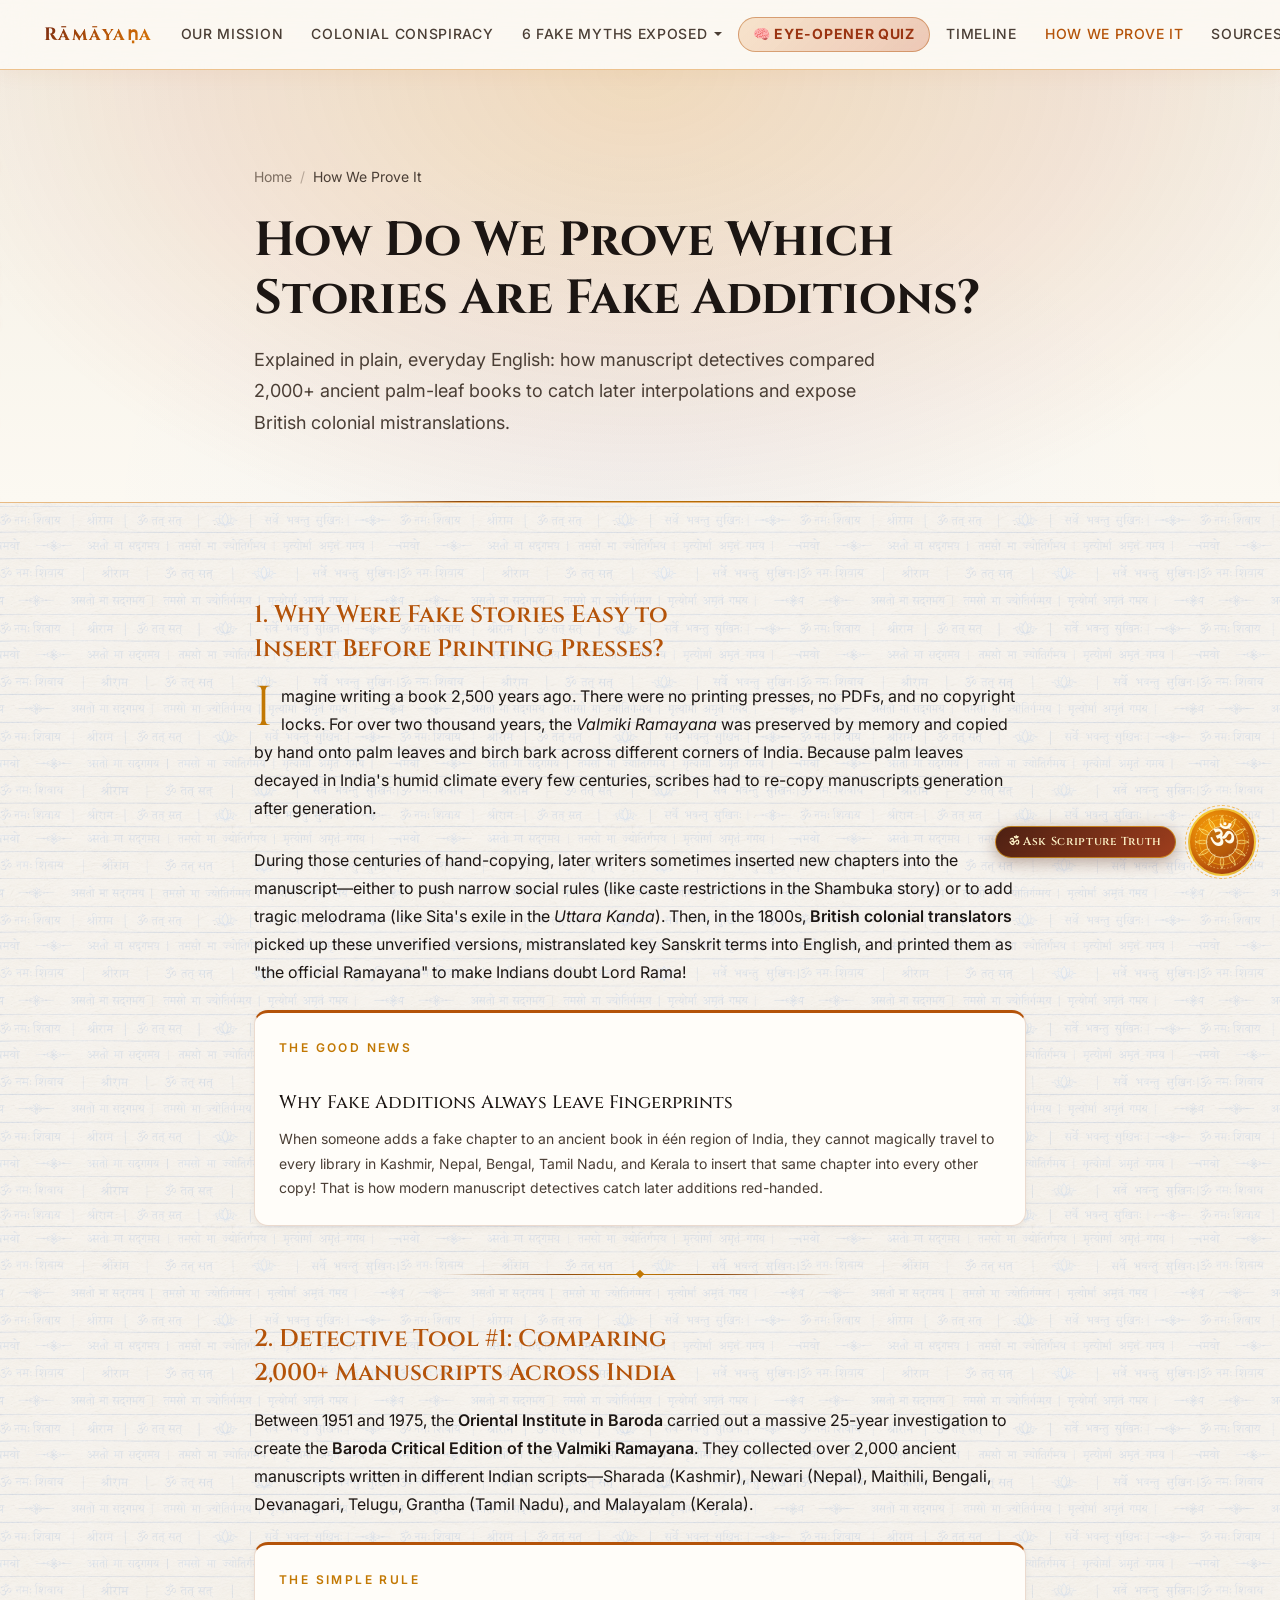
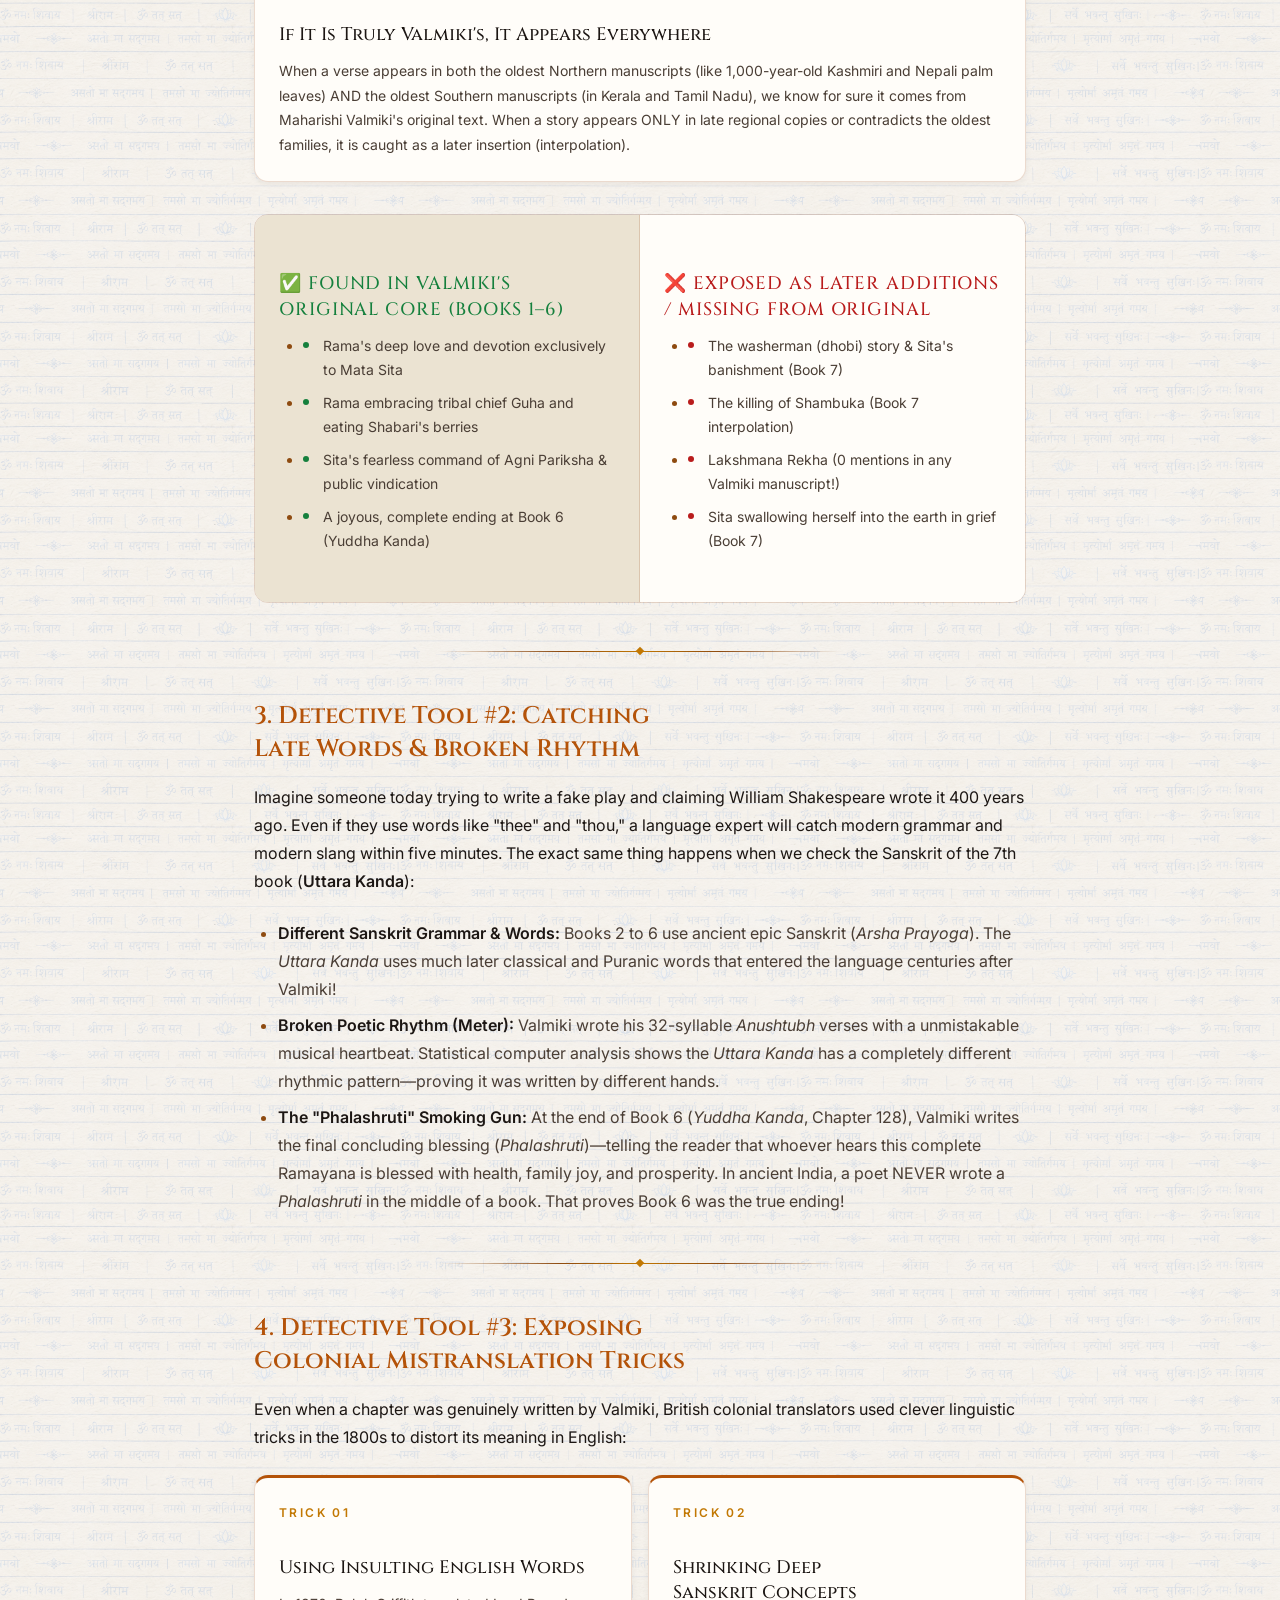
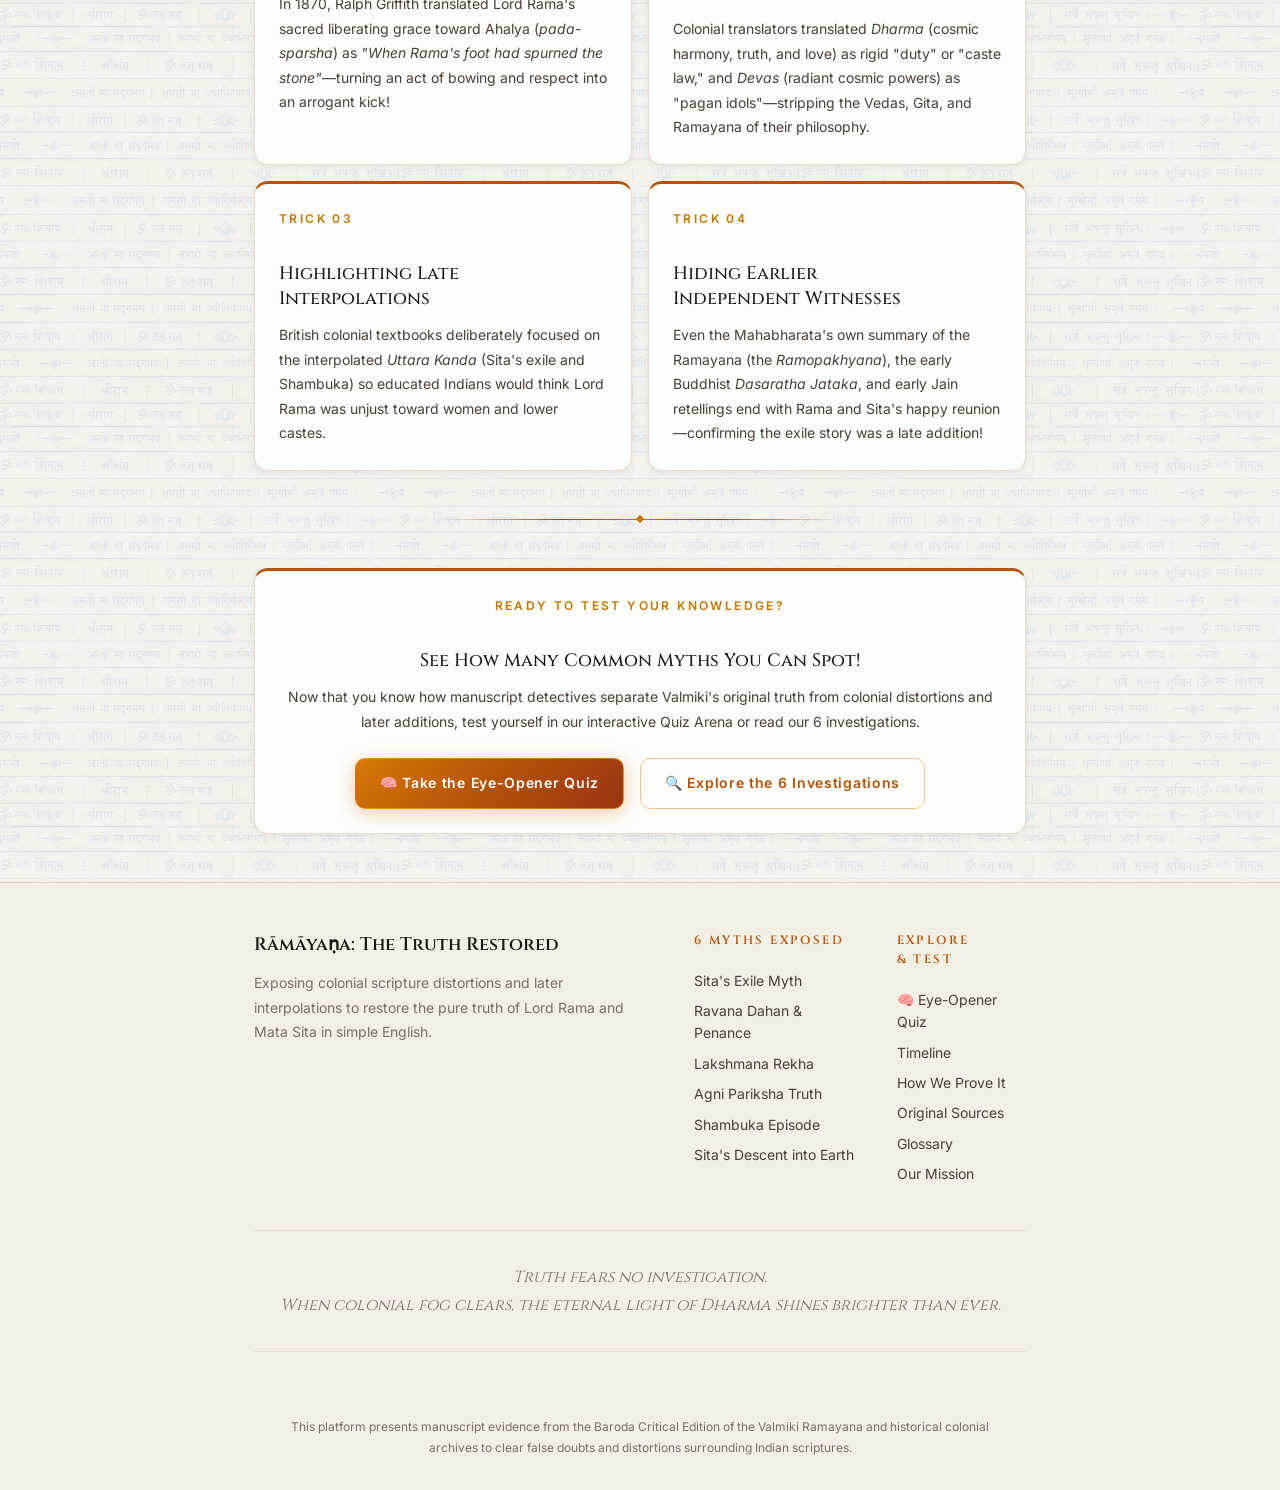
<file: methodology.html>
<!DOCTYPE html>
<html lang="en">
<head>
    <meta charset="UTF-8">
    <meta name="viewport" content="width=device-width, initial-scale=1.0">
    <title>How We Prove What Was Added Later | Catching Fake Stories &amp; Colonial Mistranslations</title>
    <meta name="description" content="A simple, layman-friendly guide to how Sanskrit scholars and manuscript detectives catch fake stories and colonial mistranslations added to the Ramayana, Gita, and Vedas.">
    <meta name="keywords" content="how we know Ramayana truth, Baroda Critical Edition explained simply, Uttara Kanda interpolation proof, colonial mistranslation proof">
    <link rel="canonical" href="">
    <meta property="og:title" content="How We Prove What Was Added Later | Ramayana: The Truth Restored">
    <meta property="og:description" content="6 simple detective methods that prove Sita's exile and Shambuka were added centuries after Maharishi Valmiki.">
    <meta property="og:type" content="article">
    <meta name="twitter:card" content="summary_large_image">
    <meta name="twitter:title" content="How We Prove What Was Added Later | Ramayana: The Truth Restored">
    <meta name="twitter:description" content="Simple, layman-friendly guide to manuscript proof and catching colonial mistranslations.">
    <meta property="og:image" content="images/og-image.png">
    <meta name="twitter:image" content="images/og-image.png">
    <link rel="icon" type="image/png" href="images/favicon.png">
    <link rel="preconnect" href="https://fonts.googleapis.com">
    <link rel="preconnect" href="https://fonts.gstatic.com" crossorigin>
    <link href="https://fonts.googleapis.com/css2?family=Cinzel:wght@400;500;600;700&family=Inter:wght@300;400;500;600&family=Noto+Serif+Devanagari:wght@400;600&display=swap" rel="stylesheet">
    <link rel="stylesheet" href="css/reset.css?v=4">
    <link rel="stylesheet" href="css/variables.css?v=4">
    <link rel="stylesheet" href="css/main.css?v=4">
    <link rel="stylesheet" href="css/components.css?v=4">
    <link rel="stylesheet" href="css/article.css?v=4">
    <link rel="stylesheet" href="css/responsive.css?v=4">
    <link rel="stylesheet" href="css/chatbot.css?v=4">
    <link rel="stylesheet" href="css/animations-fx.css?v=4">
</head>
<body>
    <a href="#main-content" class="skip-to-content">Skip to main content</a>
    <div class="reading-progress-bar" aria-hidden="true"></div>

    <header class="site-header" role="banner">
        <div class="header-container">
            <a href="index.html" class="site-logo" aria-label="Home">
                <span class="logo-text">Rāmāyaṇa</span>
            </a>
            <nav class="main-nav" role="navigation" aria-label="Main navigation">
                <ul class="nav-links">
                    <li><a href="index.html" data-i18n="nav-discover">Our Mission</a></li>
                    <li><a href="index.html#conspiracy">Colonial Conspiracy</a></li>
                    <li class="nav-dropdown">
                        <a href="index.html#investigations" aria-haspopup="true" data-i18n="nav-investigations">6 Fake Myths Exposed</a>
                        <ul class="dropdown-menu">
                            <li><a href="facts/sita-exile.html" data-i18n="nav-sita-exile">Sita's Exile Myth</a></li>
                            <li><a href="facts/ravana-dahan.html" data-i18n="nav-ravana-dahan">Ravana Dahan &amp; Penance</a></li>
                            <li><a href="facts/lakshmana-rekha.html" data-i18n="nav-lakshmana-rekha">Lakshmana Rekha</a></li>
                            <li><a href="facts/agni-pariksha.html" data-i18n="nav-agni-pariksha">Agni Pariksha Truth</a></li>
                            <li><a href="facts/shambuka.html" data-i18n="nav-shambuka">The Shambuka Story</a></li>
                            <li><a href="facts/sita-earth.html" data-i18n="nav-sita-earth">Sita's Descent into Earth</a></li>
                        </ul>
                    </li>
                    <li><a href="quiz.html" class="nav-quiz-highlight">🧠 Eye-Opener Quiz</a></li>
                    <li><a href="timeline.html" data-i18n="nav-timeline">Timeline</a></li>
                    <li><a href="methodology.html" class="active" data-i18n="nav-how-we-know">How We Prove It</a></li>
                    <li><a href="sources.html" data-i18n="nav-sources">Sources</a></li>
                    <li><a href="about.html" data-i18n="nav-about">About Mission</a></li>
                </ul>
            </nav>
            <div class="header-actions">
                <button class="lang-toggle" aria-label="हिन्दी में पढ़ें" title="हिन्दी में पढ़ें">
                    <span class="lang-label">हिं</span>
                </button>
                <button class="search-toggle" aria-label="Open search" title="Search (Ctrl+K)">
                    <svg width="20" height="20" viewBox="0 0 24 24" fill="none" stroke="currentColor" stroke-width="2" stroke-linecap="round" stroke-linejoin="round"><circle cx="11" cy="11" r="8"/><line x1="21" y1="21" x2="16.65" y2="16.65"/></svg>
                </button>
                <button class="theme-toggle" aria-label="Toggle reading mode" title="Toggle reading mode">
                    <svg class="icon-sun" width="20" height="20" viewBox="0 0 24 24" fill="none" stroke="currentColor" stroke-width="2"><circle cx="12" cy="12" r="5"/><line x1="12" y1="1" x2="12" y2="3"/><line x1="12" y1="21" x2="12" y2="23"/><line x1="4.22" y1="4.22" x2="5.64" y2="5.64"/><line x1="18.36" y1="18.36" x2="19.78" y2="19.78"/><line x1="1" y1="12" x2="3" y2="12"/><line x1="21" y1="12" x2="23" y2="12"/><line x1="4.22" y1="19.78" x2="5.64" y2="18.36"/><line x1="18.36" y1="5.64" x2="19.78" y2="4.22"/></svg>
                    <svg class="icon-moon" width="20" height="20" viewBox="0 0 24 24" fill="none" stroke="currentColor" stroke-width="2"><path d="M21 12.79A9 9 0 1 1 11.21 3 7 7 0 0 0 21 12.79z"/></svg>
                </button>
                <button class="mobile-menu-toggle" aria-label="Open menu" aria-expanded="false">
                    <span class="hamburger-line"></span>
                    <span class="hamburger-line"></span>
                    <span class="hamburger-line"></span>
                </button>
            </div>
        </div>
    </header>

    <main id="main-content">
        <!-- ARTICLE HERO -->
        <section class="article-hero" aria-label="Page introduction">
            <div class="article-hero-content">
                <nav class="breadcrumbs" aria-label="Breadcrumb">
                    <a href="index.html">Home</a>
                    <span class="separator" aria-hidden="true">/</span>
                    <span class="current" data-i18n="methodology-breadcrumb">How We Prove It</span>
                </nav>
                <h1 data-i18n="methodology-title">How Do We Prove Which Stories Are Fake Additions?</h1>
                <p class="lead" data-i18n="methodology-lead">
                    Explained in plain, everyday English: how manuscript detectives compared 2,000+ ancient palm-leaf books to catch later interpolations and expose British colonial mistranslations.
                </p>
            </div>
        </section>

        <!-- ARTICLE BODY -->
        <div class="article-body">

            <!-- SECTION 1 -->
            <h2 data-i18n="methodology-s1-heading">1. Why Were Fake Stories Easy to Insert Before Printing Presses?</h2>

            <p class="drop-cap" data-i18n="methodology-s1-p1">
                Imagine writing a book 2,500 years ago. There were no printing presses, no PDFs, and no copyright locks. For over two thousand years, the <em>Valmiki Ramayana</em> was preserved by memory and copied by hand onto palm leaves and birch bark across different corners of India. Because palm leaves decayed in India's humid climate every few centuries, scribes had to re-copy manuscripts generation after generation.
            </p>

            <p data-i18n="methodology-s1-p2">
                During those centuries of hand-copying, later writers sometimes inserted new chapters into the manuscript—either to push narrow social rules (like caste restrictions in the Shambuka story) or to add tragic melodrama (like Sita's exile in the <em>Uttara Kanda</em>). Then, in the 1800s, <strong>British colonial translators</strong> picked up these unverified versions, mistranslated key Sanskrit terms into English, and printed them as "the official Ramayana" to make Indians doubt Lord Rama!
            </p>

            <div class="evidence-card fade-in">
                <div class="evidence-card-type" data-i18n="methodology-s1-card-type">The Good News</div>
                <h4 data-i18n="methodology-s1-card-title">Why Fake Additions Always Leave Fingerprints</h4>
                <p data-i18n="methodology-s1-card-text">
                    When someone adds a fake chapter to an ancient book in één region of India, they cannot magically travel to every library in Kashmir, Nepal, Bengal, Tamil Nadu, and Kerala to insert that same chapter into every other copy! That is how modern manuscript detectives catch later additions red-handed.
                </p>
            </div>

            <div class="section-divider" role="separator"></div>

            <!-- SECTION 2 -->
            <h2 data-i18n="methodology-s2-heading">2. Detective Tool #1: Comparing 2,000+ Manuscripts Across India</h2>

            <p data-i18n="methodology-s2-p1">
                Between 1951 and 1975, the <strong>Oriental Institute in Baroda</strong> carried out a massive 25-year investigation to create the <strong>Baroda Critical Edition of the Valmiki Ramayana</strong>. They collected over 2,000 ancient manuscripts written in different Indian scripts—Sharada (Kashmir), Newari (Nepal), Maithili, Bengali, Devanagari, Telugu, Grantha (Tamil Nadu), and Malayalam (Kerala).
            </p>

            <div class="evidence-card fade-in">
                <div class="evidence-card-type" data-i18n="methodology-s2-card-type">The Simple Rule</div>
                <h4 data-i18n="methodology-s2-card-title">If It Is Truly Valmiki's, It Appears Everywhere</h4>
                <p data-i18n="methodology-s2-card-text">
                    When a verse appears in both the oldest Northern manuscripts (like 1,000-year-old Kashmiri and Nepali palm leaves) AND the oldest Southern manuscripts (in Kerala and Tamil Nadu), we know for sure it comes from Maharishi Valmiki's original text. When a story appears ONLY in late regional copies or contradicts the oldest families, it is caught as a later insertion (interpolation).
                </p>
            </div>

            <div class="what-we-know-box fade-in">
                <div class="what-we-know-column">
                    <h4 data-i18n="methodology-s2-reveals-title">✅ Found in Valmiki's Original Core (Books 1–6)</h4>
                    <ul>
                        <li data-i18n="methodology-s2-reveals-li1">Rama's deep love and devotion exclusively to Mata Sita</li>
                        <li data-i18n="methodology-s2-reveals-li2">Rama embracing tribal chief Guha and eating Shabari's berries</li>
                        <li data-i18n="methodology-s2-reveals-li3">Sita's fearless command of Agni Pariksha &amp; public vindication</li>
                        <li data-i18n="methodology-s2-reveals-li4">A joyous, complete ending at Book 6 (Yuddha Kanda)</li>
                    </ul>
                </div>
                <div class="what-we-know-column">
                    <h4 data-i18n="methodology-s2-limits-title">❌ Exposed as Later Additions / Missing from Original</h4>
                    <ul>
                        <li data-i18n="methodology-s2-limits-li1">The washerman (dhobi) story &amp; Sita's banishment (Book 7)</li>
                        <li data-i18n="methodology-s2-limits-li2">The killing of Shambuka (Book 7 interpolation)</li>
                        <li data-i18n="methodology-s2-limits-li3">Lakshmana Rekha (0 mentions in any Valmiki manuscript!)</li>
                        <li data-i18n="methodology-s2-limits-li4">Sita swallowing herself into the earth in grief (Book 7)</li>
                    </ul>
                </div>
            </div>

            <div class="section-divider" role="separator"></div>

            <!-- SECTION 3 -->
            <h2 data-i18n="methodology-s5-heading">3. Detective Tool #2: Catching Late Words &amp; Broken Rhythm</h2>

            <p data-i18n="methodology-s5-p1">
                Imagine someone today trying to write a fake play and claiming William Shakespeare wrote it 400 years ago. Even if they use words like "thee" and "thou," a language expert will catch modern grammar and modern slang within five minutes. The exact same thing happens when we check the Sanskrit of the 7th book (<strong>Uttara Kanda</strong>):
            </p>

            <ul>
                <li data-i18n="methodology-s5-li1"><strong>Different Sanskrit Grammar &amp; Words:</strong> Books 2 to 6 use ancient epic Sanskrit (<em>Arsha Prayoga</em>). The <em>Uttara Kanda</em> uses much later classical and Puranic words that entered the language centuries after Valmiki!</li>
                <li data-i18n="methodology-s5-li2"><strong>Broken Poetic Rhythm (Meter):</strong> Valmiki wrote his 32-syllable <em>Anushtubh</em> verses with a unmistakable musical heartbeat. Statistical computer analysis shows the <em>Uttara Kanda</em> has a completely different rhythmic pattern—proving it was written by different hands.</li>
                <li data-i18n="methodology-s5-li3"><strong>The "Phalashruti" Smoking Gun:</strong> At the end of Book 6 (<em>Yuddha Kanda</em>, Chapter 128), Valmiki writes the final concluding blessing (<em>Phalashruti</em>)—telling the reader that whoever hears this complete Ramayana is blessed with health, family joy, and prosperity. In ancient India, a poet NEVER wrote a <em>Phalashruti</em> in the middle of a book. That proves Book 6 was the true ending!</li>
            </ul>

            <div class="section-divider" role="separator"></div>

            <!-- SECTION 4 -->
            <h2 data-i18n="methodology-s7-heading">4. Detective Tool #3: Exposing Colonial Mistranslation Tricks</h2>

            <p data-i18n="methodology-s7-p1">
                Even when a chapter was genuinely written by Valmiki, British colonial translators used clever linguistic tricks in the 1800s to distort its meaning in English:
            </p>

            <div class="evidence-grid fade-in">
                <div class="evidence-card">
                    <div class="evidence-card-type">Trick 01</div>
                    <h4>Using Insulting English Words</h4>
                    <p>In 1870, Ralph Griffith translated Lord Rama's sacred liberating grace toward Ahalya (<em>pada-sparsha</em>) as <em>"When Rama's foot had spurned the stone"</em>—turning an act of bowing and respect into an arrogant kick!</p>
                </div>
                <div class="evidence-card">
                    <div class="evidence-card-type">Trick 02</div>
                    <h4>Shrinking Deep Sanskrit Concepts</h4>
                    <p>Colonial translators translated <em>Dharma</em> (cosmic harmony, truth, and love) as rigid "duty" or "caste law," and <em>Devas</em> (radiant cosmic powers) as "pagan idols"—stripping the Vedas, Gita, and Ramayana of their philosophy.</p>
                </div>
                <div class="evidence-card">
                    <div class="evidence-card-type">Trick 03</div>
                    <h4>Highlighting Late Interpolations</h4>
                    <p>British colonial textbooks deliberately focused on the interpolated <em>Uttara Kanda</em> (Sita's exile and Shambuka) so educated Indians would think Lord Rama was unjust toward women and lower castes.</p>
                </div>
                <div class="evidence-card">
                    <div class="evidence-card-type">Trick 04</div>
                    <h4>Hiding Earlier Independent Witnesses</h4>
                    <p>Even the Mahabharata's own summary of the Ramayana (the <em>Ramopakhyana</em>), the early Buddhist <em>Dasaratha Jataka</em>, and early Jain retellings end with Rama and Sita's happy reunion—confirming the exile story was a late addition!</p>
                </div>
            </div>

            <div class="section-divider" role="separator"></div>

            <!-- CLOSING -->
            <div class="evidence-card" style="margin-top: var(--space-8); text-align: center;">
                <div class="evidence-card-type" data-i18n="methodology-closing-type">Ready to Test Your Knowledge?</div>
                <h4 data-i18n="methodology-closing-title">See How Many Common Myths You Can Spot!</h4>
                <p data-i18n="methodology-closing-text">Now that you know how manuscript detectives separate Valmiki's original truth from colonial distortions and later additions, test yourself in our interactive Quiz Arena or read our 6 investigations.</p>
                <div style="display: flex; gap: 1rem; justify-content: center; flex-wrap: wrap; margin-top: 1.25rem;">
                    <a href="quiz.html" class="btn-primary">🧠 Take the Eye-Opener Quiz</a>
                    <a href="index.html#investigations" class="btn-secondary">🔍 Explore the 6 Investigations</a>
                </div>
            </div>

        </div>
    </main>

    <!-- SEARCH MODAL -->
    <div class="search-modal" id="searchModal" role="dialog" aria-label="Search" aria-hidden="true">
        <div class="search-modal-overlay"></div>
        <div class="search-modal-content">
            <div class="search-input-wrapper">
                <svg width="20" height="20" viewBox="0 0 24 24" fill="none" stroke="currentColor" stroke-width="2"><circle cx="11" cy="11" r="8"/><line x1="21" y1="21" x2="16.65" y2="16.65"/></svg>
                <input type="search" id="searchInput" placeholder="Search myths, colonial conspiracy, quiz, sources..." aria-label="Search the site" autocomplete="off">
                <kbd>ESC</kbd>
            </div>
            <div class="search-results" id="searchResults" aria-live="polite"></div>
        </div>
    </div>

    <!-- FOOTER -->
    <footer class="site-footer" role="contentinfo">
        <div class="container">
            <div class="footer-main">
                <div class="footer-brand">
                    <h2 class="footer-title" data-i18n="footer-title">Rāmāyaṇa: The Truth Restored</h2>
                    <p class="footer-subtitle" data-i18n="footer-subtitle">Exposing colonial scripture distortions and later interpolations to restore the pure truth of Lord Rama and Mata Sita in simple English.</p>
                </div>
                <div class="footer-links">
                    <div class="footer-column">
                        <h3 data-i18n="footer-col-investigations">6 Myths Exposed</h3>
                        <ul>
                            <li><a href="facts/sita-exile.html" data-i18n="nav-sita-exile">Sita's Exile Myth</a></li>
                            <li><a href="facts/ravana-dahan.html" data-i18n="nav-ravana-dahan">Ravana Dahan &amp; Penance</a></li>
                            <li><a href="facts/lakshmana-rekha.html" data-i18n="nav-lakshmana-rekha">Lakshmana Rekha</a></li>
                            <li><a href="facts/agni-pariksha.html" data-i18n="nav-agni-pariksha">Agni Pariksha Truth</a></li>
                            <li><a href="facts/shambuka.html" data-i18n="nav-shambuka">Shambuka Episode</a></li>
                            <li><a href="facts/sita-earth.html" data-i18n="nav-sita-earth">Sita's Descent into Earth</a></li>
                        </ul>
                    </div>
                    <div class="footer-column">
                        <h3 data-i18n="footer-col-explore">Explore &amp; Test</h3>
                        <ul>
                            <li><a href="quiz.html">🧠 Eye-Opener Quiz</a></li>
                            <li><a href="timeline.html" data-i18n="footer-timeline">Timeline</a></li>
                            <li><a href="methodology.html" data-i18n="footer-methodology">How We Prove It</a></li>
                            <li><a href="sources.html" data-i18n="footer-sources">Original Sources</a></li>
                            <li><a href="glossary.html" data-i18n="footer-glossary">Glossary</a></li>
                            <li><a href="about.html" data-i18n="footer-about">Our Mission</a></li>
                        </ul>
                    </div>
                </div>
            </div>
            <div class="footer-wisdom">
                <p class="footer-quote" data-i18n="footer-quote">Truth fears no investigation.<br>When colonial fog clears, the eternal light of Dharma shines brighter than ever.</p>
            </div>
            <div class="footer-visitor" id="visitorCounter" aria-label="Visit counter"></div>
            <div class="footer-bottom">
                <p class="footer-disclaimer" data-i18n="footer-disclaimer">This platform presents manuscript evidence from the Baroda Critical Edition of the Valmiki Ramayana and historical colonial archives to clear false doubts and distortions surrounding Indian scriptures.</p>
            </div>
        </div>
    </footer>

    <script src="js/config.js?v=4"></script>
    <script src="data/sources.js?v=4"></script>
    <script src="data/search-index.js?v=4"></script>
    <script src="data/glossary.js?v=4"></script>
    <script src="data/hindi.js?v=4"></script>
    <script src="js/language.js?v=4"></script>
    <script src="js/theme.js?v=4"></script>
    <script src="js/navigation.js?v=4"></script>
    <script src="js/animations.js?v=4"></script>
    <script src="js/search.js?v=4"></script>
    <script src="js/sources.js?v=4"></script>
    <script src="js/visitor-counter.js?v=4"></script>
    <script src="js/reading-progress.js?v=4"></script>
    <script src="js/main.js?v=4"></script>
    <script src="js/chatbot.js?v=4"></script>
</body>
</html>
</file>
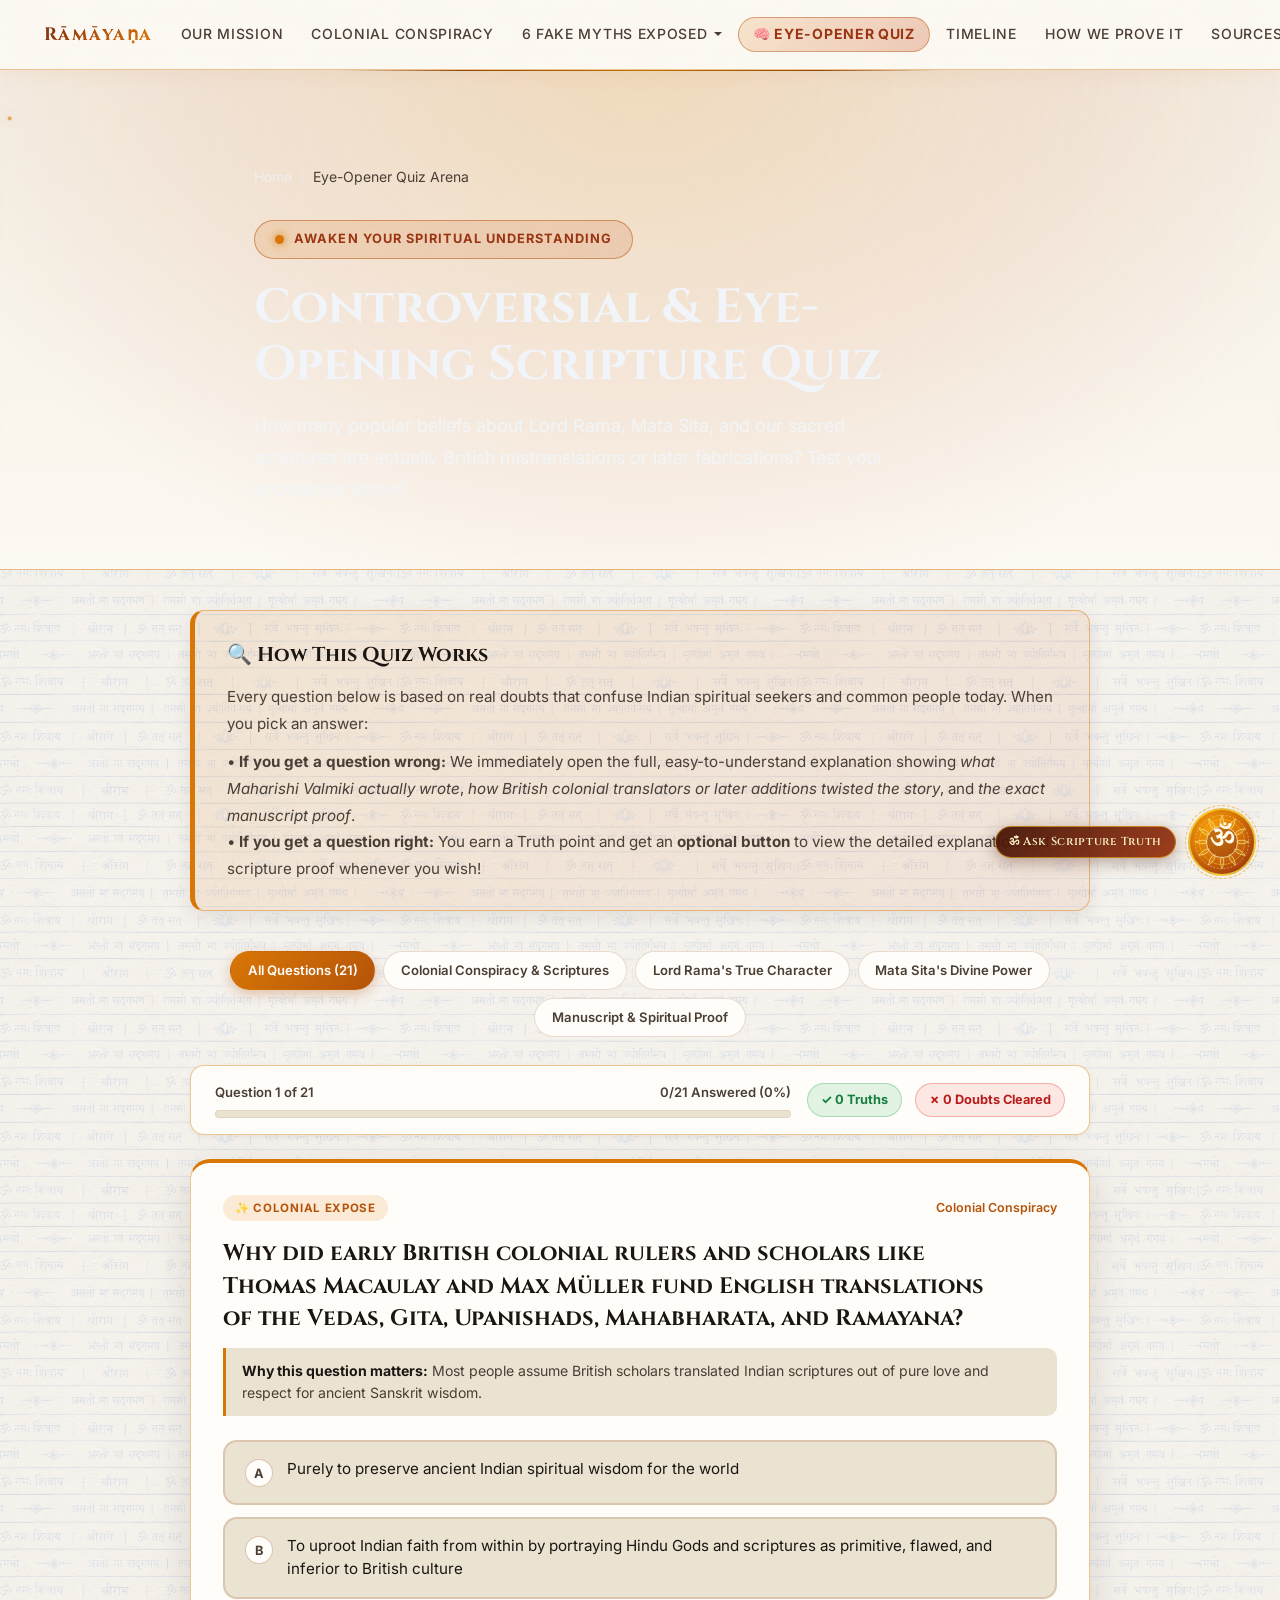
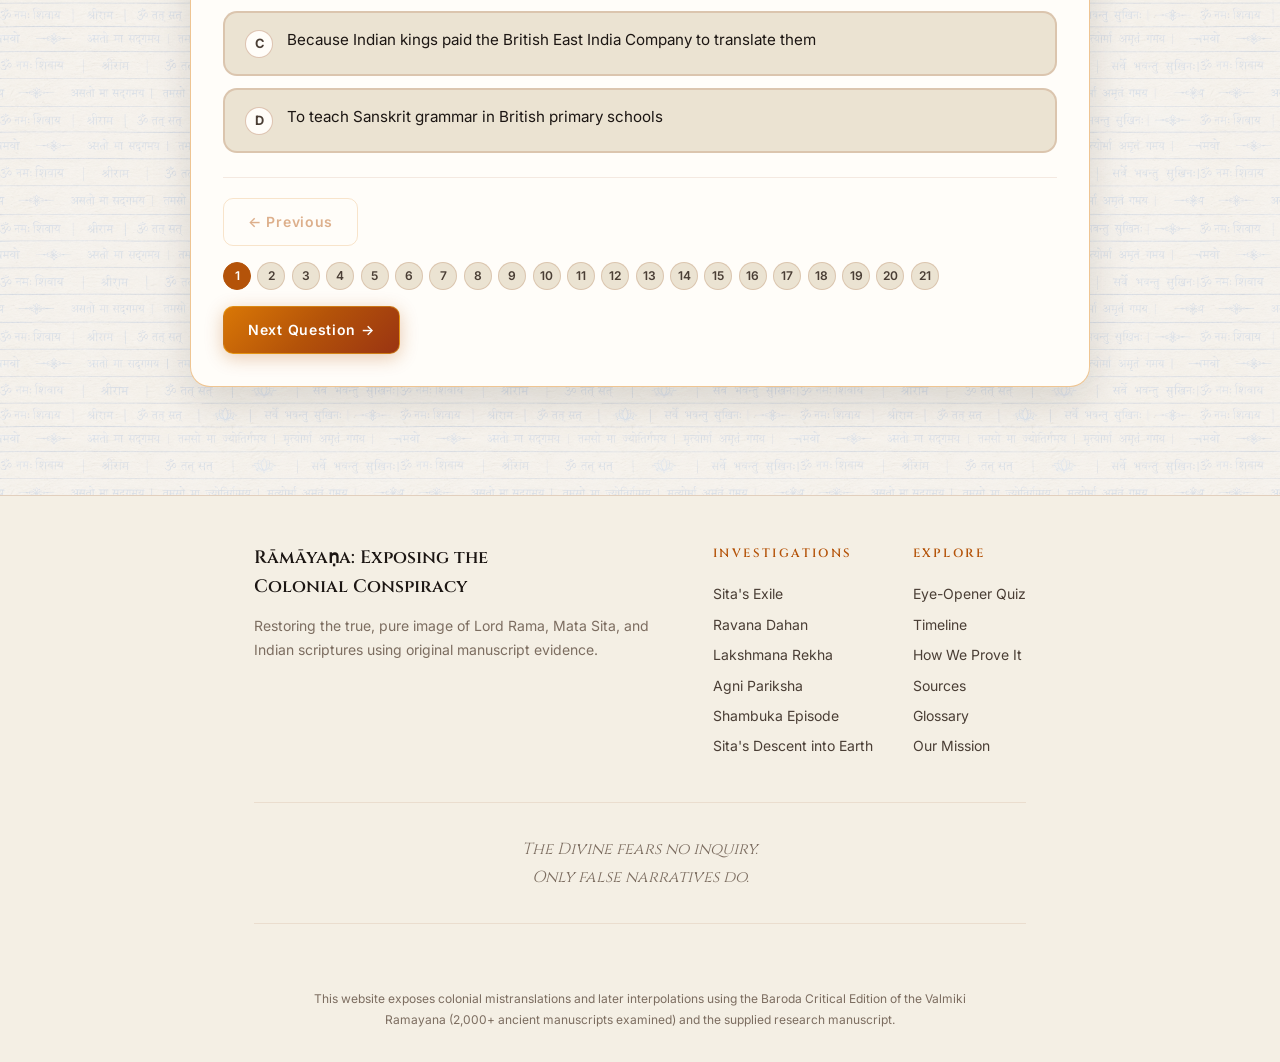
<file: quiz.html>
<!DOCTYPE html>
<html lang="en">
<head>
    <meta charset="UTF-8">
    <meta name="viewport" content="width=device-width, initial-scale=1.0">
    <title>Eye-Opening Scripture Quiz: Test What You Were Told | Rāmāyaṇa Truth</title>
    <meta name="description" content="Take our interactive eye-opening quiz on the colonial conspiracy to distort Indian scriptures (Gita, Vedas, Upanishads, Mahabharata, Ramayana) and uncover the real truth about Lord Rama and Mata Sita.">
    <meta name="keywords" content="Ramayana quiz, Lord Rama facts, Mata Sita truth, British colonial conspiracy scriptures, Valmiki Ramayana MCQs, Baroda Critical Edition">
    <link rel="icon" type="image/png" href="images/favicon.png">
    <link rel="preconnect" href="https://fonts.googleapis.com">
    <link rel="preconnect" href="https://fonts.gstatic.com" crossorigin>
    <link href="https://fonts.googleapis.com/css2?family=Cinzel:wght@400;500;600;700&family=Inter:wght@300;400;500;600;700&family=Noto+Serif+Devanagari:wght@400;600&display=swap" rel="stylesheet">
    <link rel="stylesheet" href="css/reset.css?v=4">
    <link rel="stylesheet" href="css/variables.css?v=4">
    <link rel="stylesheet" href="css/main.css?v=4">
    <link rel="stylesheet" href="css/components.css?v=4">
    <link rel="stylesheet" href="css/article.css?v=4">
    <link rel="stylesheet" href="css/responsive.css?v=4">
    <link rel="stylesheet" href="css/chatbot.css?v=4">
    <link rel="stylesheet" href="css/animations-fx.css?v=4">
</head>
<body>
    <a href="#main-content" class="skip-to-content">Skip to main content</a>
    <div class="reading-progress-bar" aria-hidden="true"></div>

    <header class="site-header" role="banner">
        <div class="header-container">
            <a href="index.html" class="site-logo" aria-label="Home">
                <span class="logo-text">Rāmāyaṇa</span>
            </a>
            <nav class="main-nav" role="navigation" aria-label="Main navigation">
                <ul class="nav-links">
                    <li><a href="index.html" data-i18n="nav-discover">Our Mission</a></li>
                    <li><a href="index.html#conspiracy">Colonial Conspiracy</a></li>
                    <li class="nav-dropdown">
                        <a href="index.html#investigations" aria-haspopup="true" data-i18n="nav-investigations">6 Fake Myths Exposed</a>
                        <ul class="dropdown-menu">
                            <li><a href="facts/sita-exile.html" data-i18n="nav-sita-exile">Sita's Exile Myth</a></li>
                            <li><a href="facts/ravana-dahan.html" data-i18n="nav-ravana-dahan">Ravana Dahan &amp; Penance</a></li>
                            <li><a href="facts/lakshmana-rekha.html" data-i18n="nav-lakshmana-rekha">Lakshmana Rekha</a></li>
                            <li><a href="facts/agni-pariksha.html" data-i18n="nav-agni-pariksha">Agni Pariksha Truth</a></li>
                            <li><a href="facts/shambuka.html" data-i18n="nav-shambuka">The Shambuka Story</a></li>
                            <li><a href="facts/sita-earth.html" data-i18n="nav-sita-earth">Sita's Descent into Earth</a></li>
                        </ul>
                    </li>
                    <li><a href="quiz.html" class="active nav-quiz-highlight">🧠 Eye-Opener Quiz</a></li>
                    <li><a href="timeline.html" data-i18n="nav-timeline">Timeline</a></li>
                    <li><a href="methodology.html" data-i18n="nav-how-we-know">How We Prove It</a></li>
                    <li><a href="sources.html" data-i18n="nav-sources">Sources</a></li>
                    <li><a href="about.html" data-i18n="nav-about">About Mission</a></li>
                </ul>
            </nav>
            <div class="header-actions">
                <button class="lang-toggle" aria-label="हिन्दी में पढ़ें" title="हिन्दी में पढ़ें">
                    <span class="lang-label">हिं</span>
                </button>
                <button class="search-toggle" aria-label="Open search" title="Search (Ctrl+K)">
                    <svg width="20" height="20" viewBox="0 0 24 24" fill="none" stroke="currentColor" stroke-width="2" stroke-linecap="round" stroke-linejoin="round"><circle cx="11" cy="11" r="8"/><line x1="21" y1="21" x2="16.65" y2="16.65"/></svg>
                </button>
                <button class="theme-toggle" aria-label="Toggle reading mode" title="Toggle reading mode">
                    <svg class="icon-sun" width="20" height="20" viewBox="0 0 24 24" fill="none" stroke="currentColor" stroke-width="2"><circle cx="12" cy="12" r="5"/><line x1="12" y1="1" x2="12" y2="3"/><line x1="12" y1="21" x2="12" y2="23"/><line x1="4.22" y1="4.22" x2="5.64" y2="5.64"/><line x1="18.36" y1="18.36" x2="19.78" y2="19.78"/><line x1="1" y1="12" x2="3" y2="12"/><line x1="21" y1="12" x2="23" y2="12"/><line x1="4.22" y1="19.78" x2="5.64" y2="18.36"/><line x1="18.36" y1="5.64" x2="19.78" y2="4.22"/></svg>
                    <svg class="icon-moon" width="20" height="20" viewBox="0 0 24 24" fill="none" stroke="currentColor" stroke-width="2"><path d="M21 12.79A9 9 0 1 1 11.21 3 7 7 0 0 0 21 12.79z"/></svg>
                </button>
                <button class="mobile-menu-toggle" aria-label="Open menu" aria-expanded="false">
                    <span class="hamburger-line"></span>
                    <span class="hamburger-line"></span>
                    <span class="hamburger-line"></span>
                </button>
            </div>
        </div>
    </header>

    <main id="main-content">
        <section class="article-hero article-hero--with-image" style="background-image: url('images/hero-bg.png')" aria-label="Quiz introduction">
            <div class="article-hero-content">
                <nav class="breadcrumbs" aria-label="Breadcrumb">
                    <a href="index.html">Home</a>
                    <span class="separator" aria-hidden="true">/</span>
                    <span class="current">Eye-Opener Quiz Arena</span>
                </nav>
                <div class="mission-alert-pill" style="margin-top:0.5rem;">
                    <span class="pulse-dot"></span>
                    <span>Awaken Your Spiritual Understanding</span>
                </div>
                <h1>Controversial &amp; Eye-Opening Scripture Quiz</h1>
                <p class="lead">How many popular beliefs about Lord Rama, Mata Sita, and our sacred scriptures are actually British mistranslations or later fabrications? Test your knowledge below!</p>
            </div>
        </section>

        <section class="section" style="padding-top: var(--space-10);">
            <div class="container container--wide">
                <div class="mission-truth-banner fade-in" style="max-width: 900px; margin: 0 auto 2.5rem;">
                    <h3>🔍 How This Quiz Works</h3>
                    <p style="color: var(--color-text-secondary); line-height: 1.75; margin-bottom: 0.75rem;">Every question below is based on real doubts that confuse Indian spiritual seekers and common people today. When you pick an answer:</p>
                    <p style="color: var(--color-text-secondary); line-height: 1.75;">• <strong>If you get a question wrong:</strong> We immediately open the full, easy-to-understand explanation showing <em>what Maharishi Valmiki actually wrote</em>, <em>how British colonial translators or later additions twisted the story</em>, and <em>the exact manuscript proof</em>.<br>
                    • <strong>If you get a question right:</strong> You earn a Truth point and get an <strong>optional button</strong> to view the detailed explanation and scripture proof whenever you wish!</p>
                </div>

                <!-- Interactive Full Quiz Mount -->
                <div class="quiz-mount" data-quiz-mode="full"></div>
            </div>
        </section>
    </main>

    <!-- SEARCH MODAL -->
    <div class="search-modal" id="searchModal" role="dialog" aria-label="Search" aria-hidden="true">
        <div class="search-modal-overlay"></div>
        <div class="search-modal-content">
            <div class="search-input-wrapper">
                <svg width="20" height="20" viewBox="0 0 24 24" fill="none" stroke="currentColor" stroke-width="2"><circle cx="11" cy="11" r="8"/><line x1="21" y1="21" x2="16.65" y2="16.65"/></svg>
                <input type="search" id="searchInput" placeholder="Search investigations, sources, terms..." aria-label="Search the site" autocomplete="off">
                <kbd>ESC</kbd>
            </div>
            <div class="search-results" id="searchResults" aria-live="polite"></div>
        </div>
    </div>

    <!-- FOOTER -->
    <footer class="site-footer" role="contentinfo">
        <div class="container">
            <div class="footer-main">
                <div class="footer-brand">
                    <h2 class="footer-title">Rāmāyaṇa: Exposing the Colonial Conspiracy</h2>
                    <p class="footer-subtitle">Restoring the true, pure image of Lord Rama, Mata Sita, and Indian scriptures using original manuscript evidence.</p>
                </div>
                <div class="footer-links">
                    <div class="footer-column">
                        <h3>Investigations</h3>
                        <ul>
                            <li><a href="facts/sita-exile.html">Sita's Exile</a></li>
                            <li><a href="facts/ravana-dahan.html">Ravana Dahan</a></li>
                            <li><a href="facts/lakshmana-rekha.html">Lakshmana Rekha</a></li>
                            <li><a href="facts/agni-pariksha.html">Agni Pariksha</a></li>
                            <li><a href="facts/shambuka.html">Shambuka Episode</a></li>
                            <li><a href="facts/sita-earth.html">Sita's Descent into Earth</a></li>
                        </ul>
                    </div>
                    <div class="footer-column">
                        <h3>Explore</h3>
                        <ul>
                            <li><a href="quiz.html">Eye-Opener Quiz</a></li>
                            <li><a href="timeline.html">Timeline</a></li>
                            <li><a href="methodology.html">How We Prove It</a></li>
                            <li><a href="sources.html">Sources</a></li>
                            <li><a href="glossary.html">Glossary</a></li>
                            <li><a href="about.html">Our Mission</a></li>
                        </ul>
                    </div>
                </div>
            </div>
            <div class="footer-wisdom">
                <p class="footer-quote">The Divine fears no inquiry.<br>Only false narratives do.</p>
            </div>
            <div class="footer-visitor" id="visitorCounter" aria-label="Visit counter"></div>
            <div class="footer-bottom">
                <p class="footer-disclaimer">This website exposes colonial mistranslations and later interpolations using the Baroda Critical Edition of the Valmiki Ramayana (2,000+ ancient manuscripts examined) and the supplied research manuscript.</p>
            </div>
        </div>
    </footer>

    <script src="js/config.js?v=4"></script>
    <script src="data/sources.js?v=4"></script>
    <script src="data/search-index.js?v=4"></script>
    <script src="data/glossary.js?v=4"></script>
    <script src="data/hindi.js?v=4"></script>
    <script src="data/quiz-data.js?v=4"></script>
    <script src="js/theme.js?v=4"></script>
    <script src="js/navigation.js?v=4"></script>
    <script src="js/language.js?v=4"></script>
    <script src="js/animations.js?v=4"></script>
    <script src="js/search.js?v=4"></script>
    <script src="js/sources.js?v=4"></script>
    <script src="js/visitor-counter.js?v=4"></script>
    <script src="js/reading-progress.js?v=4"></script>
    <script src="js/quiz.js?v=4"></script>
    <script src="js/main.js?v=4"></script>
    <script src="js/chatbot.js?v=4"></script>
</body>
</html>
</file>
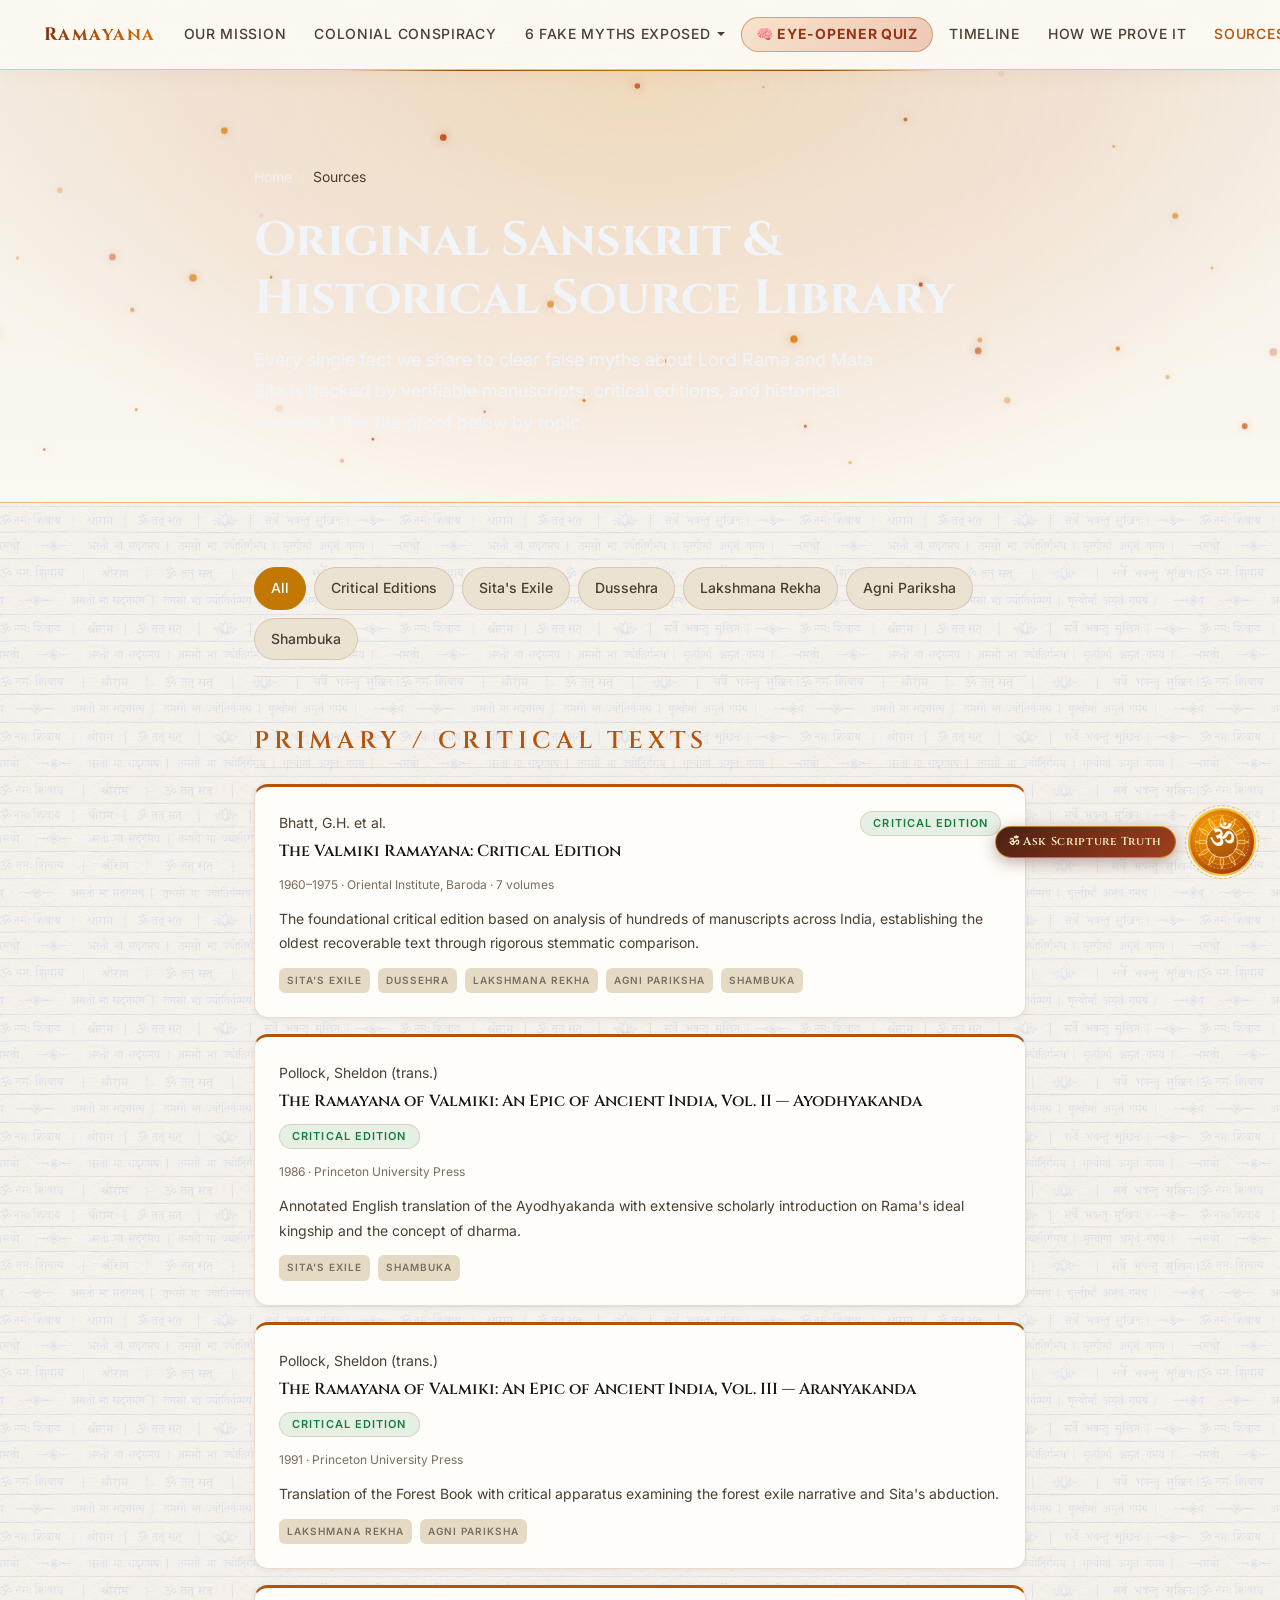
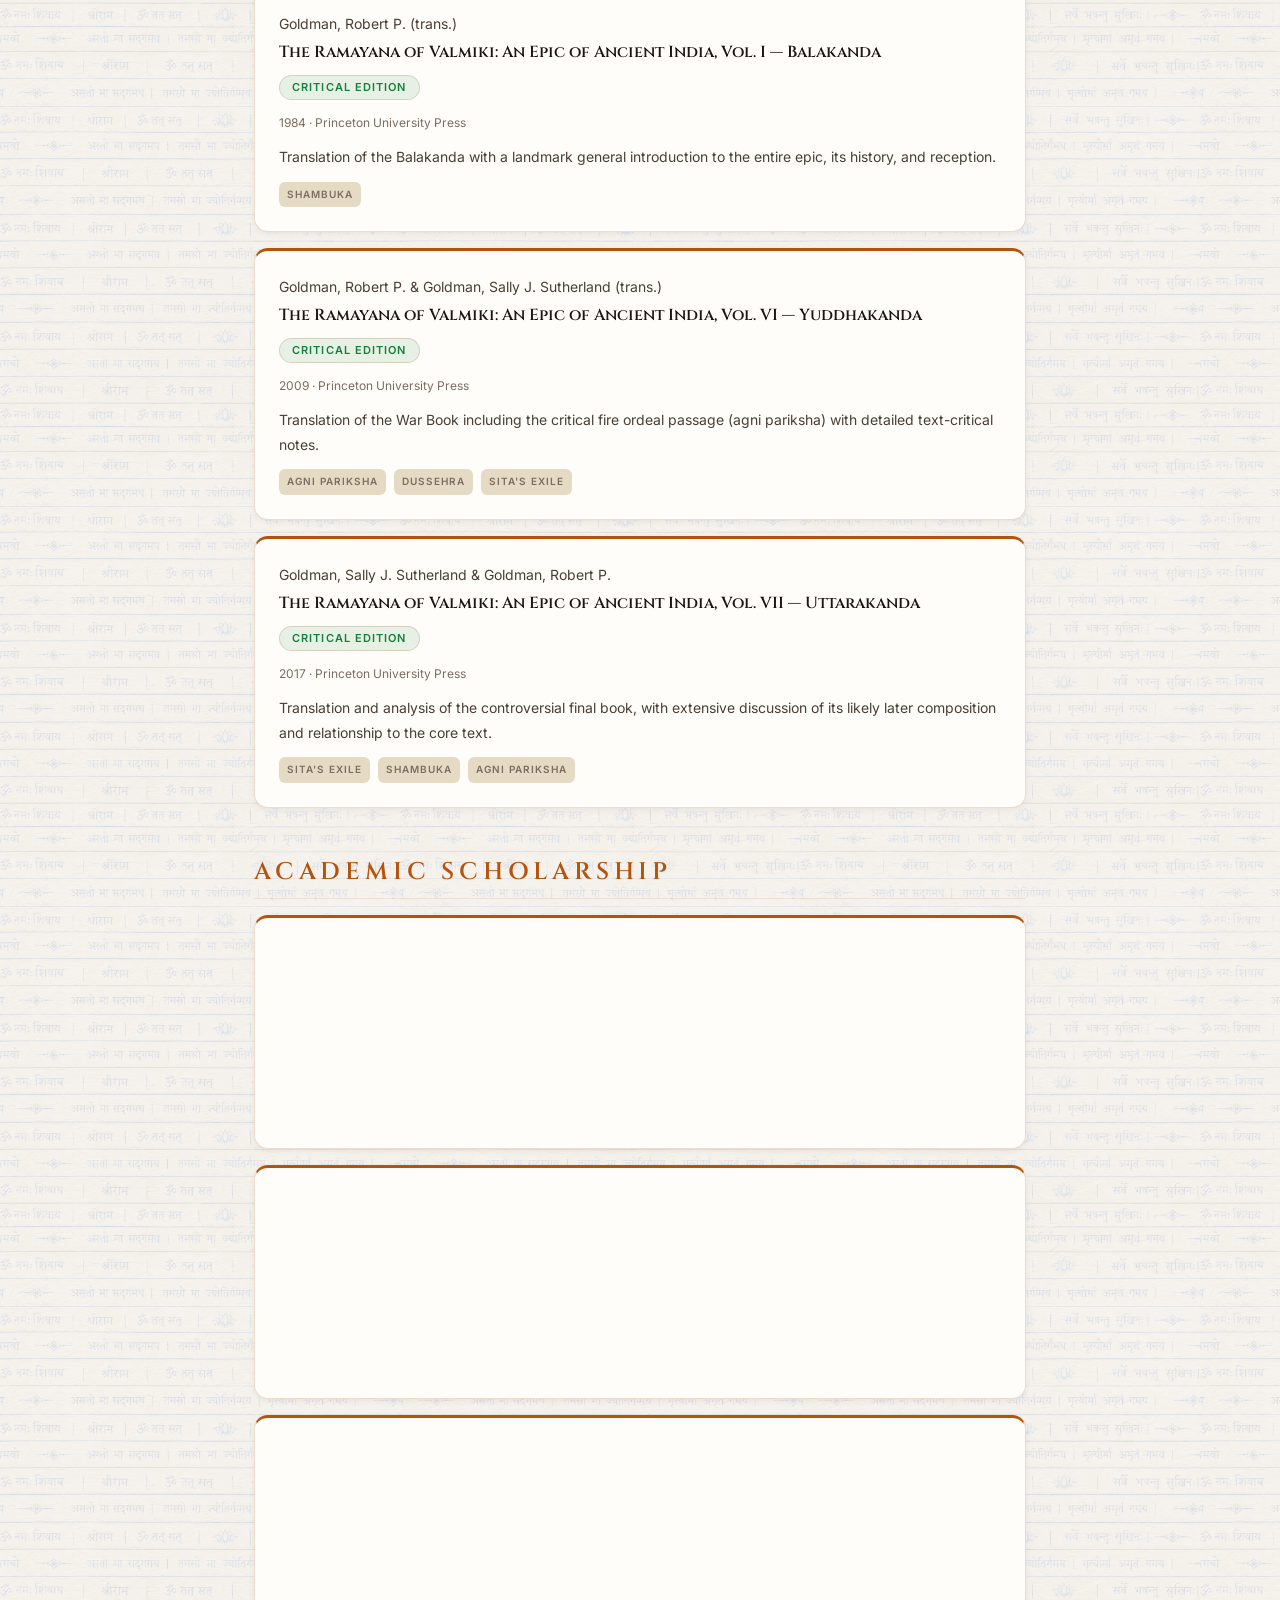
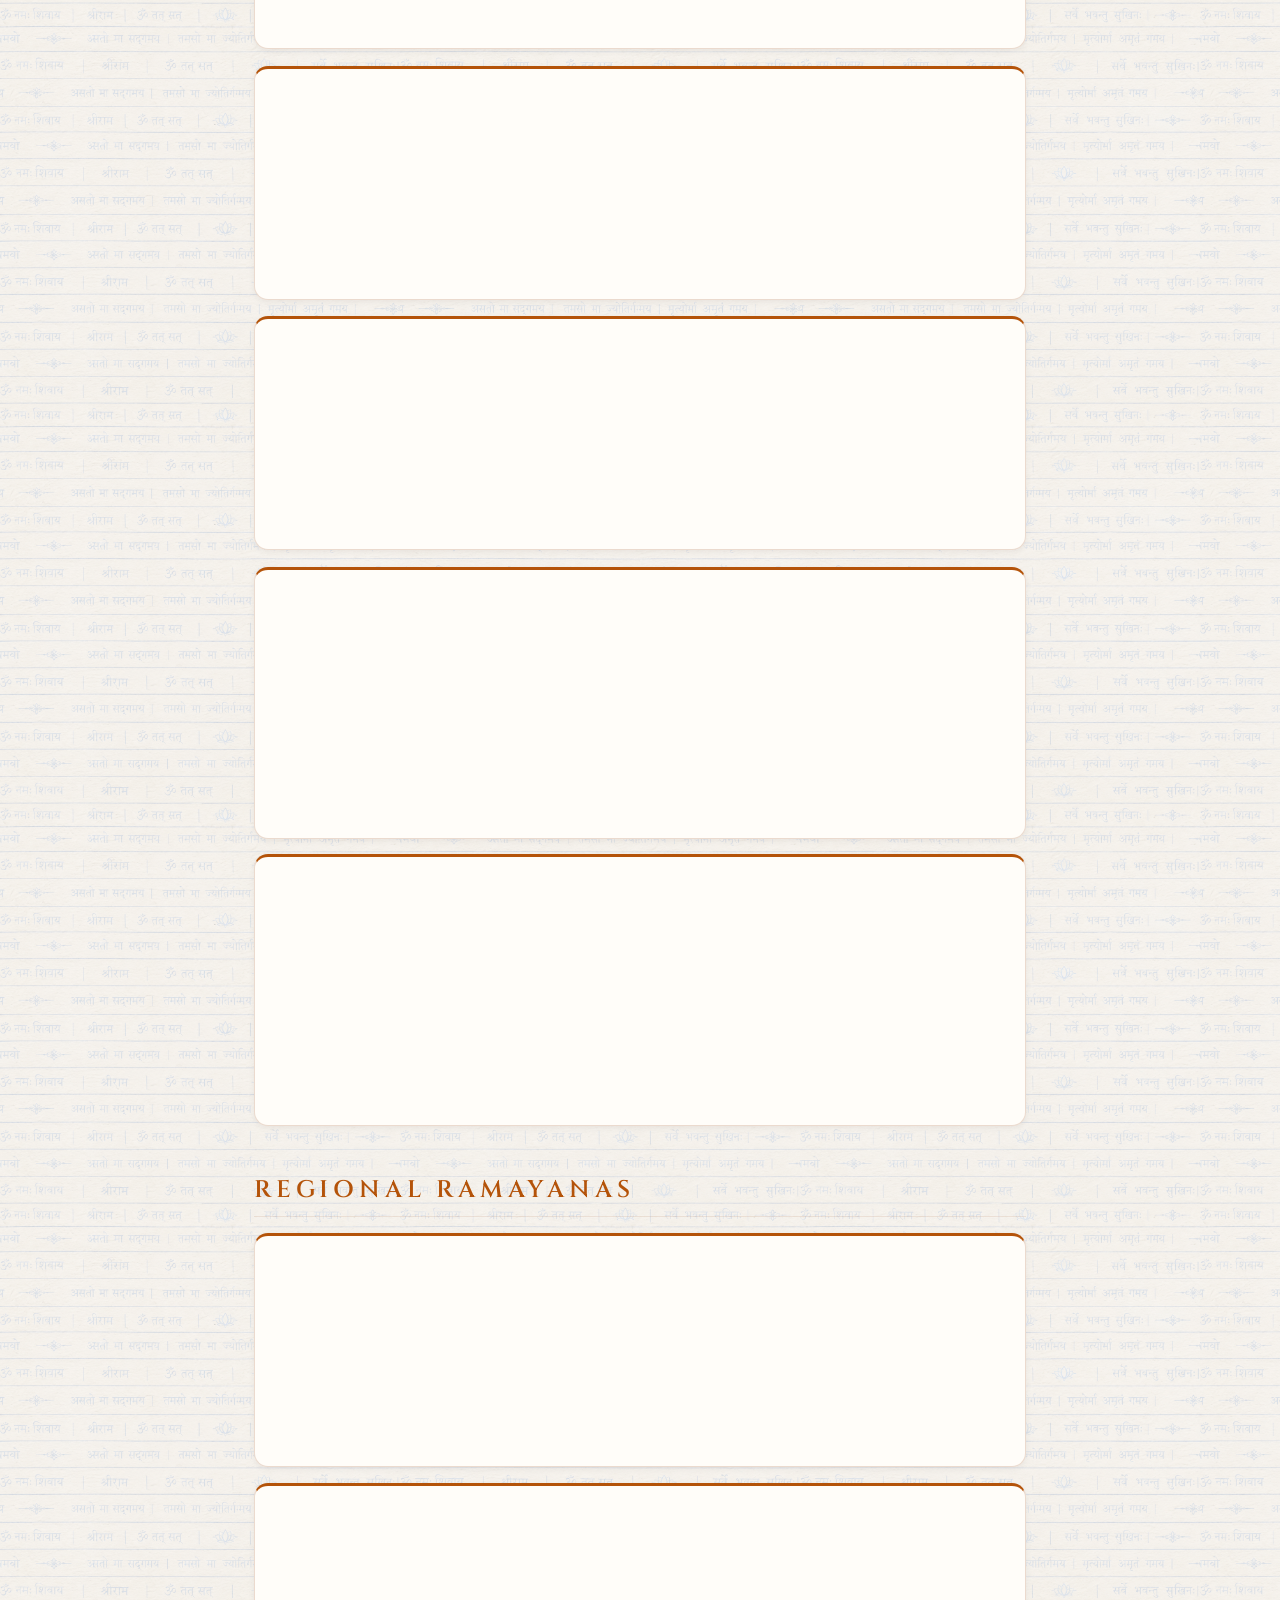
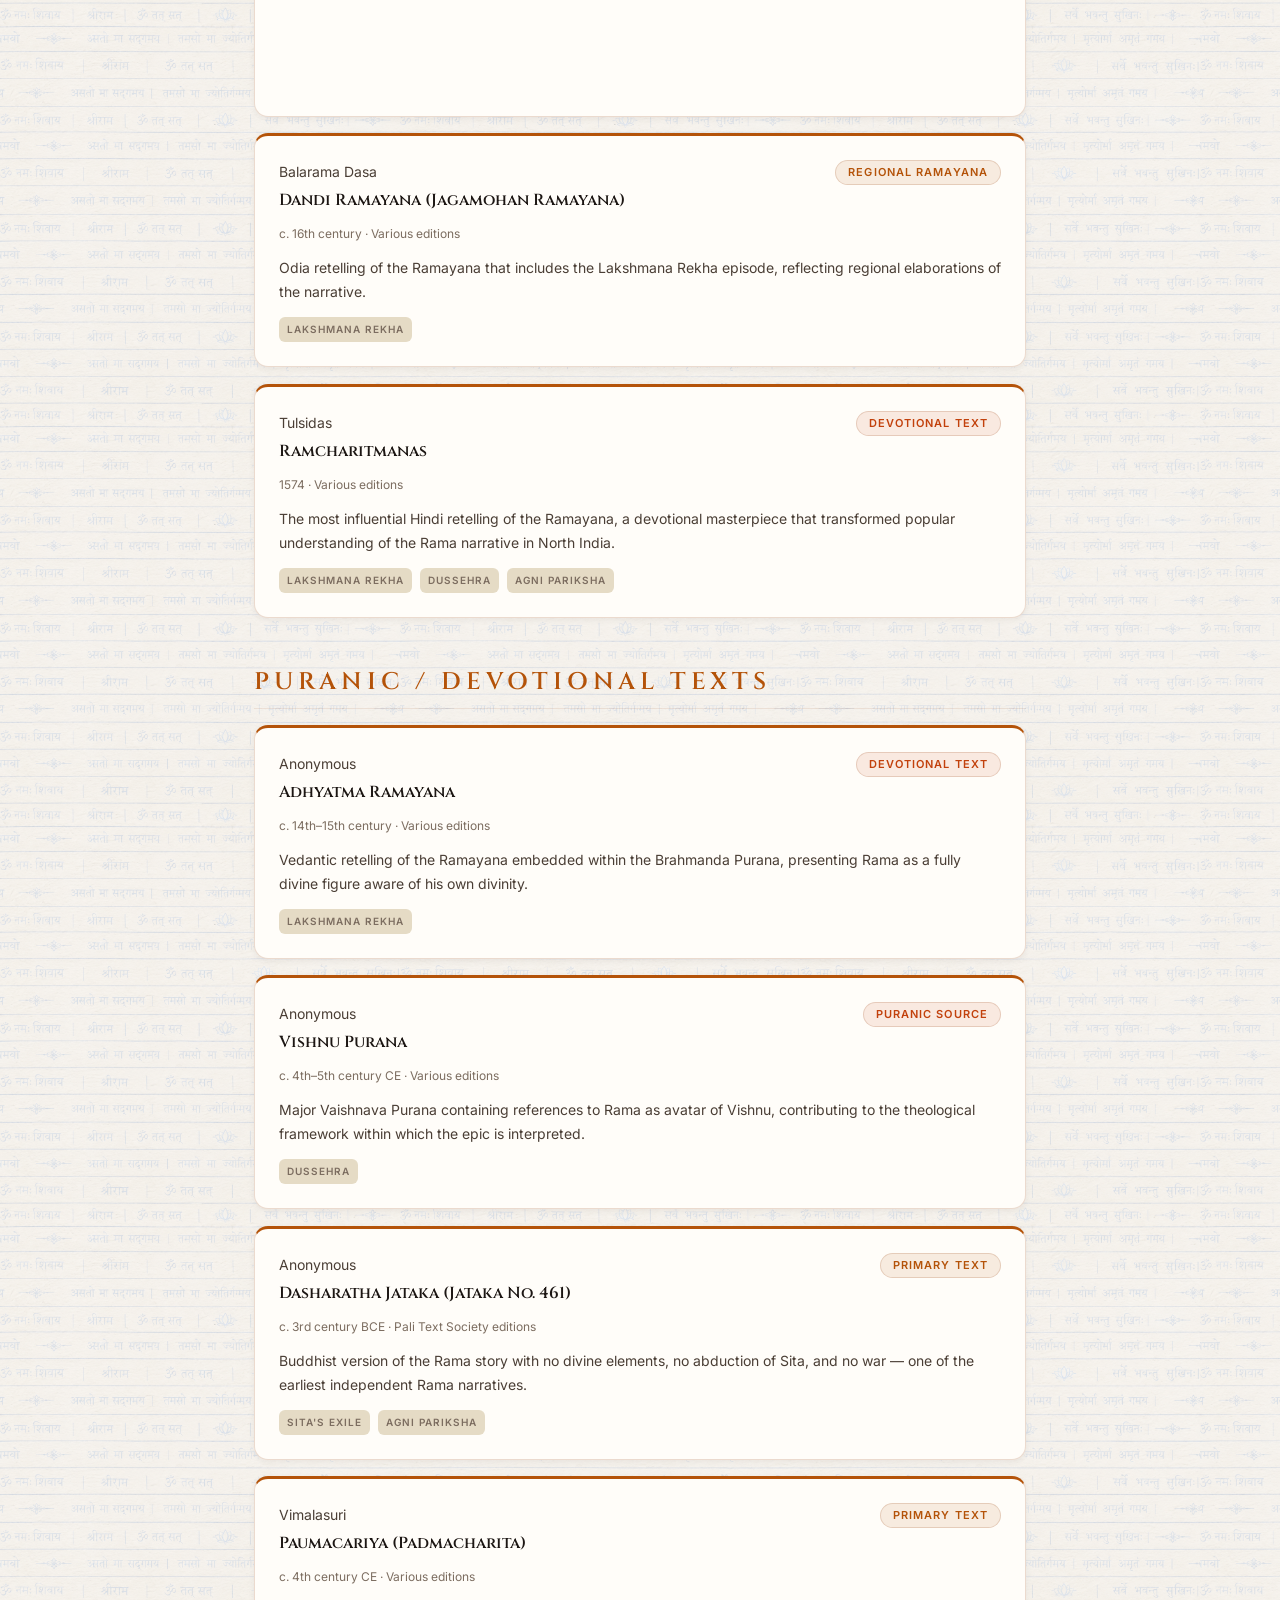
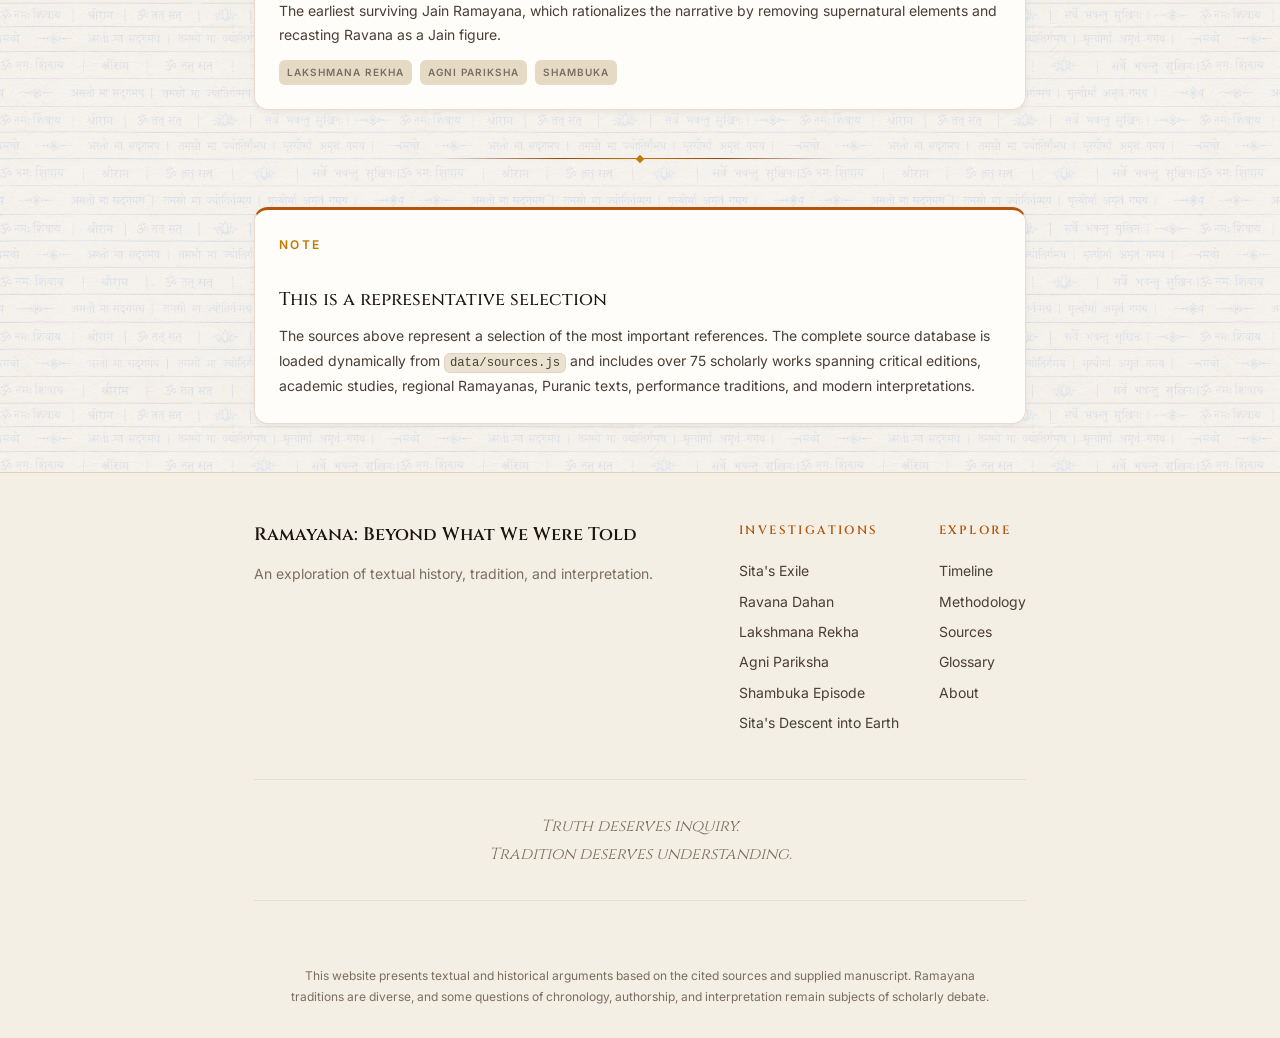
<file: sources.html>
<!DOCTYPE html>
<html lang="en">
<head>
    <meta charset="UTF-8">
    <meta name="viewport" content="width=device-width, initial-scale=1.0">
    <title>Sources and References | Ramayana: Beyond What We Were Told</title>
    <meta name="description" content="A comprehensive, filterable source library for the Ramayana: Beyond What We Were Told project. Critical editions, academic scholarship, regional Ramayanas, and Puranic texts.">
    <meta name="keywords" content="Ramayana sources, Ramayana bibliography, Baroda Critical Edition, Valmiki Ramayana scholarship, Robert Goldman, Sheldon Pollock, Brockington">
    <link rel="canonical" href="">
    <meta property="og:title" content="Sources and References | Ramayana: Beyond What We Were Told">
    <meta property="og:description" content="A comprehensive, filterable source library documenting the scholarly evidence behind each investigation.">
    <meta property="og:type" content="article">
    <meta name="twitter:card" content="summary_large_image">
    <meta name="twitter:title" content="Sources and References | Ramayana: Beyond What We Were Told">
    <meta name="twitter:description" content="The scholarly sources behind the investigations.">
    <meta property="og:image" content="images/og-image.png">
    <meta name="twitter:image" content="images/og-image.png">
    <link rel="icon" type="image/png" href="images/favicon.png">
    <link rel="preconnect" href="https://fonts.googleapis.com">
    <link rel="preconnect" href="https://fonts.gstatic.com" crossorigin>
    <link href="https://fonts.googleapis.com/css2?family=Cinzel:wght@400;500;600;700&family=Inter:wght@300;400;500;600&family=Noto+Serif+Devanagari:wght@400;600&display=swap" rel="stylesheet">
    <link rel="stylesheet" href="css/reset.css?v=4">
    <link rel="stylesheet" href="css/variables.css?v=4">
    <link rel="stylesheet" href="css/main.css?v=4">
    <link rel="stylesheet" href="css/components.css?v=4">
    <link rel="stylesheet" href="css/article.css?v=4">
    <link rel="stylesheet" href="css/responsive.css?v=4">
    <link rel="stylesheet" href="css/chatbot.css?v=4">
    <link rel="stylesheet" href="css/animations-fx.css?v=4">
    <style>
        /* Source-page-specific styles */
        .source-filters {
            display: flex;
            flex-wrap: wrap;
            gap: var(--space-2);
            margin-bottom: var(--space-8);
            padding: var(--space-4) 0;
            border-bottom: 1px solid var(--border-subtle);
        }
        .source-filter-btn {
            padding: var(--space-2) var(--space-4);
            font-size: var(--text-sm);
            font-weight: var(--weight-medium);
            color: var(--text-secondary);
            background: var(--bg-surface);
            border: 1px solid var(--border-default);
            border-radius: var(--radius-full);
            cursor: pointer;
            transition: var(--transition-colors);
            white-space: nowrap;
        }
        .source-filter-btn:hover {
            color: var(--text-primary);
            border-color: var(--gold-dim);
        }
        .source-filter-btn.active {
            color: var(--text-inverse);
            background: var(--gold);
            border-color: var(--gold);
        }
        .source-category {
            margin-bottom: var(--space-10);
        }
        .source-category-title {
            font-family: var(--font-heading);
            font-size: var(--text-sm);
            font-weight: var(--weight-semibold);
            letter-spacing: var(--tracking-widest);
            text-transform: uppercase;
            color: var(--gold);
            margin-bottom: var(--space-4);
            padding-bottom: var(--space-2);
            border-bottom: 1px solid var(--border-subtle);
        }
        .source-card {
            background: var(--bg-surface);
            border: 1px solid var(--border-default);
            border-radius: var(--radius-md);
            padding: var(--space-6);
            margin-bottom: var(--space-4);
            transition: var(--transition-shadow);
        }
        .source-card:hover {
            box-shadow: var(--shadow-md);
        }
        .source-card-header {
            display: flex;
            flex-wrap: wrap;
            align-items: flex-start;
            justify-content: space-between;
            gap: var(--space-3);
            margin-bottom: var(--space-3);
        }
        .source-card-title {
            font-family: var(--font-heading);
            font-size: var(--text-base);
            font-weight: var(--weight-semibold);
            color: var(--text-primary);
            line-height: var(--leading-snug);
        }
        .source-card-author {
            font-size: var(--text-sm);
            color: var(--text-secondary);
            margin-bottom: var(--space-1);
        }
        .source-card-meta {
            font-size: var(--text-xs);
            color: var(--text-tertiary);
            margin-bottom: var(--space-3);
        }
        .source-card-desc {
            font-size: var(--text-sm);
            color: var(--text-secondary);
            line-height: var(--leading-relaxed);
            margin-bottom: var(--space-3);
        }
        .source-card-tags {
            display: flex;
            flex-wrap: wrap;
            gap: var(--space-2);
        }
        .source-tag {
            font-size: 0.625rem;
            font-weight: var(--weight-semibold);
            letter-spacing: var(--tracking-wider);
            text-transform: uppercase;
            padding: var(--space-1) var(--space-2);
            border-radius: var(--radius-sm);
            background: var(--bg-hover);
            color: var(--text-tertiary);
        }
        .sources-container[data-filter] .source-card[data-hidden] {
            display: none;
        }
    </style>
    <script type="application/ld+json">
    {
        "@context": "https://schema.org",
        "@type": "Article",
        "name": "Source Library",
        "description": "A comprehensive, filterable source library for the Ramayana: Beyond What We Were Told project.",
        "isPartOf": {
            "@type": "WebSite",
            "name": "Ramayana: Beyond What We Were Told"
        }
    }
    </script>
</head>
<body>
    <a href="#main-content" class="skip-to-content">Skip to main content</a>
    <div class="reading-progress-bar" aria-hidden="true"></div>

    <header class="site-header" role="banner">
        <div class="header-container">
            <a href="index.html" class="site-logo" aria-label="Home">
                <span class="logo-text">Ramayana</span>
            </a>
            <nav class="main-nav" role="navigation" aria-label="Main navigation">
                <ul class="nav-links">
                    <li><a href="index.html" data-i18n="nav-discover">Our Mission</a></li>
                    <li><a href="index.html#conspiracy">Colonial Conspiracy</a></li>
                    <li class="nav-dropdown">
                        <a href="index.html#investigations" aria-haspopup="true" data-i18n="nav-investigations">6 Fake Myths Exposed</a>
                        <ul class="dropdown-menu">
                            <li><a href="facts/sita-exile.html" data-i18n="nav-sita-exile">Sita's Exile Myth</a></li>
                            <li><a href="facts/ravana-dahan.html" data-i18n="nav-ravana-dahan">Ravana Dahan &amp; Penance</a></li>
                            <li><a href="facts/lakshmana-rekha.html" data-i18n="nav-lakshmana-rekha">Lakshmana Rekha</a></li>
                            <li><a href="facts/agni-pariksha.html" data-i18n="nav-agni-pariksha">Agni Pariksha Truth</a></li>
                            <li><a href="facts/shambuka.html" data-i18n="nav-shambuka">The Shambuka Story</a></li>
                            <li><a href="facts/sita-earth.html" data-i18n="nav-sita-earth">Sita's Descent into Earth</a></li>
                        </ul>
                    </li>
                    <li><a href="quiz.html" class="nav-quiz-highlight">🧠 Eye-Opener Quiz</a></li>
                    <li><a href="timeline.html" data-i18n="nav-timeline">Timeline</a></li>
                    <li><a href="methodology.html" data-i18n="nav-how-we-know">How We Prove It</a></li>
                    <li><a href="sources.html" class="active" data-i18n="nav-sources">Sources</a></li>
                    <li><a href="about.html" data-i18n="nav-about">About Mission</a></li>
                </ul>
            </nav>
            <div class="header-actions">
                <button class="lang-toggle" aria-label="हिन्दी में पढ़ें" title="हिन्दी में पढ़ें">
                    <span class="lang-label">हिं</span>
                </button>
                <button class="search-toggle" aria-label="Open search" title="Search (Ctrl+K)">
                    <svg width="20" height="20" viewBox="0 0 24 24" fill="none" stroke="currentColor" stroke-width="2" stroke-linecap="round" stroke-linejoin="round"><circle cx="11" cy="11" r="8"/><line x1="21" y1="21" x2="16.65" y2="16.65"/></svg>
                </button>
                <button class="theme-toggle" aria-label="Toggle reading mode" title="Toggle reading mode">
                    <svg class="icon-sun" width="20" height="20" viewBox="0 0 24 24" fill="none" stroke="currentColor" stroke-width="2"><circle cx="12" cy="12" r="5"/><line x1="12" y1="1" x2="12" y2="3"/><line x1="12" y1="21" x2="12" y2="23"/><line x1="4.22" y1="4.22" x2="5.64" y2="5.64"/><line x1="18.36" y1="18.36" x2="19.78" y2="19.78"/><line x1="1" y1="12" x2="3" y2="12"/><line x1="21" y1="12" x2="23" y2="12"/><line x1="4.22" y1="19.78" x2="5.64" y2="18.36"/><line x1="18.36" y1="5.64" x2="19.78" y2="4.22"/></svg>
                    <svg class="icon-moon" width="20" height="20" viewBox="0 0 24 24" fill="none" stroke="currentColor" stroke-width="2"><path d="M21 12.79A9 9 0 1 1 11.21 3 7 7 0 0 0 21 12.79z"/></svg>
                </button>
                <button class="mobile-menu-toggle" aria-label="Open menu" aria-expanded="false">
                    <span class="hamburger-line"></span>
                    <span class="hamburger-line"></span>
                    <span class="hamburger-line"></span>
                </button>
            </div>
        </div>
    </header>

    <main id="main-content">
        <!-- ARTICLE HERO -->
        <section class="article-hero article-hero--with-image" style="background-image: url('images/sources-hero.png')" aria-label="Page introduction">
            <div class="article-hero-content">
                <nav class="breadcrumbs" aria-label="Breadcrumb">
                    <a href="index.html" data-i18n="breadcrumb-home">Home</a>
                    <span class="separator" aria-hidden="true">/</span>
                    <span class="current" data-i18n="sources-breadcrumb">Sources</span>
                </nav>
                <h1 data-i18n="sources-title">Original Sanskrit &amp; Historical Source Library</h1>
                <p class="lead" data-i18n="sources-lead">Every single fact we share to clear false myths about Lord Rama and Mata Sita is backed by verifiable manuscripts, critical editions, and historical records. Filter the proof below by topic.</p>
            </div>
        </section>

        <!-- ARTICLE BODY -->
        <div class="article-body">

            <!-- FILTERS -->
            <div class="source-filters" role="group" aria-label="Filter sources by investigation">
                <button class="source-filter-btn active" data-filter="all" data-i18n="sources-filter-all">All</button>
                <button class="source-filter-btn" data-filter="critical-editions" data-i18n="sources-filter-critical">Critical Editions</button>
                <button class="source-filter-btn" data-filter="sita-exile" data-i18n="sources-filter-sita">Sita's Exile</button>
                <button class="source-filter-btn" data-filter="ravana-dahan" data-i18n="sources-filter-dussehra">Dussehra</button>
                <button class="source-filter-btn" data-filter="lakshmana-rekha" data-i18n="sources-filter-lakshmana">Lakshmana Rekha</button>
                <button class="source-filter-btn" data-filter="agni-pariksha" data-i18n="sources-filter-agni">Agni Pariksha</button>
                <button class="source-filter-btn" data-filter="shambuka" data-i18n="sources-filter-shambuka">Shambuka</button>
            </div>

            <!-- SOURCE CARDS CONTAINER (also populated by JS from data/sources.js) -->
            <div class="sources-container" id="sourcesContainer">

                <!-- CATEGORY: PRIMARY / CRITICAL TEXTS -->
                <div class="source-category">
                    <h2 class="source-category-title" data-i18n="sources-cat-primary">Primary / Critical Texts</h2>

                    <div class="source-card" data-investigations="sita-exile ravana-dahan lakshmana-rekha agni-pariksha shambuka" data-type="critical-editions">
                        <div class="source-card-header">
                            <div>
                                <div class="source-card-author" data-i18n="sources-c1-author">Bhatt, G.H. et al.</div>
                                <div class="source-card-title" data-i18n="sources-c1-title">The Valmiki Ramayana: Critical Edition</div>
                            </div>
                            <span class="source-badge source-badge--critical" data-i18n="sources-badge-critical-edition">Critical Edition</span>
                        </div>
                        <div class="source-card-meta" data-i18n="sources-c1-meta">1960&ndash;1975 &middot; Oriental Institute, Baroda &middot; 7 volumes</div>
                        <div class="source-card-desc" data-i18n="sources-c1-desc">The foundational critical edition based on analysis of hundreds of manuscripts across India, establishing the oldest recoverable text through rigorous stemmatic comparison.</div>
                        <div class="source-card-tags">
                            <span class="source-tag" data-i18n="sources-tag-sita-exile">Sita's Exile</span>
                            <span class="source-tag" data-i18n="sources-tag-dussehra">Dussehra</span>
                            <span class="source-tag" data-i18n="sources-tag-lakshmana-rekha">Lakshmana Rekha</span>
                            <span class="source-tag" data-i18n="sources-tag-agni-pariksha">Agni Pariksha</span>
                            <span class="source-tag" data-i18n="sources-tag-shambuka">Shambuka</span>
                        </div>
                    </div>

                    <div class="source-card" data-investigations="sita-exile shambuka" data-type="critical-editions">
                        <div class="source-card-header">
                            <div>
                                <div class="source-card-author" data-i18n="sources-c2-author">Pollock, Sheldon (trans.)</div>
                                <div class="source-card-title" data-i18n="sources-c2-title">The Ramayana of Valmiki: An Epic of Ancient India, Vol. II &mdash; Ayodhyakanda</div>
                            </div>
                            <span class="source-badge source-badge--critical" data-i18n="sources-badge-critical-edition">Critical Edition</span>
                        </div>
                        <div class="source-card-meta" data-i18n="sources-c2-meta">1986 &middot; Princeton University Press</div>
                        <div class="source-card-desc" data-i18n="sources-c2-desc">Annotated English translation of the Ayodhyakanda with extensive scholarly introduction on Rama's ideal kingship and the concept of dharma.</div>
                        <div class="source-card-tags">
                            <span class="source-tag" data-i18n="sources-tag-sita-exile">Sita's Exile</span>
                            <span class="source-tag" data-i18n="sources-tag-shambuka">Shambuka</span>
                        </div>
                    </div>

                    <div class="source-card" data-investigations="lakshmana-rekha agni-pariksha" data-type="critical-editions">
                        <div class="source-card-header">
                            <div>
                                <div class="source-card-author" data-i18n="sources-c3-author">Pollock, Sheldon (trans.)</div>
                                <div class="source-card-title" data-i18n="sources-c3-title">The Ramayana of Valmiki: An Epic of Ancient India, Vol. III &mdash; Aranyakanda</div>
                            </div>
                            <span class="source-badge source-badge--critical" data-i18n="sources-badge-critical-edition">Critical Edition</span>
                        </div>
                        <div class="source-card-meta" data-i18n="sources-c3-meta">1991 &middot; Princeton University Press</div>
                        <div class="source-card-desc" data-i18n="sources-c3-desc">Translation of the Forest Book with critical apparatus examining the forest exile narrative and Sita's abduction.</div>
                        <div class="source-card-tags">
                            <span class="source-tag" data-i18n="sources-tag-lakshmana-rekha">Lakshmana Rekha</span>
                            <span class="source-tag" data-i18n="sources-tag-agni-pariksha">Agni Pariksha</span>
                        </div>
                    </div>

                    <div class="source-card" data-investigations="shambuka" data-type="critical-editions">
                        <div class="source-card-header">
                            <div>
                                <div class="source-card-author" data-i18n="sources-c4-author">Goldman, Robert P. (trans.)</div>
                                <div class="source-card-title" data-i18n="sources-c4-title">The Ramayana of Valmiki: An Epic of Ancient India, Vol. I &mdash; Balakanda</div>
                            </div>
                            <span class="source-badge source-badge--critical" data-i18n="sources-badge-critical-edition">Critical Edition</span>
                        </div>
                        <div class="source-card-meta" data-i18n="sources-c4-meta">1984 &middot; Princeton University Press</div>
                        <div class="source-card-desc" data-i18n="sources-c4-desc">Translation of the Balakanda with a landmark general introduction to the entire epic, its history, and reception.</div>
                        <div class="source-card-tags">
                            <span class="source-tag" data-i18n="sources-tag-shambuka">Shambuka</span>
                        </div>
                    </div>

                    <div class="source-card" data-investigations="agni-pariksha ravana-dahan sita-exile" data-type="critical-editions">
                        <div class="source-card-header">
                            <div>
                                <div class="source-card-author" data-i18n="sources-c5-author">Goldman, Robert P. &amp; Goldman, Sally J. Sutherland (trans.)</div>
                                <div class="source-card-title" data-i18n="sources-c5-title">The Ramayana of Valmiki: An Epic of Ancient India, Vol. VI &mdash; Yuddhakanda</div>
                            </div>
                            <span class="source-badge source-badge--critical" data-i18n="sources-badge-critical-edition">Critical Edition</span>
                        </div>
                        <div class="source-card-meta" data-i18n="sources-c5-meta">2009 &middot; Princeton University Press</div>
                        <div class="source-card-desc" data-i18n="sources-c5-desc">Translation of the War Book including the critical fire ordeal passage (agni pariksha) with detailed text-critical notes.</div>
                        <div class="source-card-tags">
                            <span class="source-tag" data-i18n="sources-tag-agni-pariksha">Agni Pariksha</span>
                            <span class="source-tag" data-i18n="sources-tag-dussehra">Dussehra</span>
                            <span class="source-tag" data-i18n="sources-tag-sita-exile">Sita's Exile</span>
                        </div>
                    </div>

                    <div class="source-card" data-investigations="sita-exile shambuka agni-pariksha" data-type="critical-editions">
                        <div class="source-card-header">
                            <div>
                                <div class="source-card-author" data-i18n="sources-c6-author">Goldman, Sally J. Sutherland &amp; Goldman, Robert P.</div>
                                <div class="source-card-title" data-i18n="sources-c6-title">The Ramayana of Valmiki: An Epic of Ancient India, Vol. VII &mdash; Uttarakanda</div>
                            </div>
                            <span class="source-badge source-badge--critical" data-i18n="sources-badge-critical-edition">Critical Edition</span>
                        </div>
                        <div class="source-card-meta" data-i18n="sources-c6-meta">2017 &middot; Princeton University Press</div>
                        <div class="source-card-desc" data-i18n="sources-c6-desc">Translation and analysis of the controversial final book, with extensive discussion of its likely later composition and relationship to the core text.</div>
                        <div class="source-card-tags">
                            <span class="source-tag" data-i18n="sources-tag-sita-exile">Sita's Exile</span>
                            <span class="source-tag" data-i18n="sources-tag-shambuka">Shambuka</span>
                            <span class="source-tag" data-i18n="sources-tag-agni-pariksha">Agni Pariksha</span>
                        </div>
                    </div>
                </div>

                <!-- CATEGORY: ACADEMIC SCHOLARSHIP -->
                <div class="source-category">
                    <h2 class="source-category-title" data-i18n="sources-cat-academic">Academic Scholarship</h2>

                    <div class="source-card" data-investigations="sita-exile lakshmana-rekha ravana-dahan agni-pariksha">
                        <div class="source-card-header">
                            <div>
                                <div class="source-card-author" data-i18n="sources-c7-author">Bulcke, Camille</div>
                                <div class="source-card-title" data-i18n="sources-c7-title">Ramakatha: Utpatti aur Vikas</div>
                            </div>
                            <span class="source-badge source-badge--academic" data-i18n="sources-badge-academic-study">Academic Study</span>
                        </div>
                        <div class="source-card-meta" data-i18n="sources-c7-meta">1950 &middot; Hindi Parishad, Prayag</div>
                        <div class="source-card-desc" data-i18n="sources-c7-desc">Pioneering study of the Rama story's origin and development across Indian literary traditions, tracing how the narrative evolved over centuries.</div>
                        <div class="source-card-tags">
                            <span class="source-tag" data-i18n="sources-tag-sita-exile">Sita's Exile</span>
                            <span class="source-tag" data-i18n="sources-tag-lakshmana-rekha">Lakshmana Rekha</span>
                            <span class="source-tag" data-i18n="sources-tag-dussehra">Dussehra</span>
                            <span class="source-tag" data-i18n="sources-tag-agni-pariksha">Agni Pariksha</span>
                        </div>
                    </div>

                    <div class="source-card" data-investigations="sita-exile agni-pariksha shambuka lakshmana-rekha">
                        <div class="source-card-header">
                            <div>
                                <div class="source-card-author" data-i18n="sources-c8-author">Brockington, John</div>
                                <div class="source-card-title" data-i18n="sources-c8-title">The Sanskrit Epics</div>
                            </div>
                            <span class="source-badge source-badge--academic" data-i18n="sources-badge-academic-study">Academic Study</span>
                        </div>
                        <div class="source-card-meta" data-i18n="sources-c8-meta">1998 &middot; Brill, Leiden</div>
                        <div class="source-card-desc" data-i18n="sources-c8-desc">Comprehensive study of the Ramayana and Mahabharata as literary and cultural texts, with detailed analysis of textual layers and compositional history.</div>
                        <div class="source-card-tags">
                            <span class="source-tag" data-i18n="sources-tag-sita-exile">Sita's Exile</span>
                            <span class="source-tag" data-i18n="sources-tag-agni-pariksha">Agni Pariksha</span>
                            <span class="source-tag" data-i18n="sources-tag-shambuka">Shambuka</span>
                            <span class="source-tag" data-i18n="sources-tag-lakshmana-rekha">Lakshmana Rekha</span>
                        </div>
                    </div>

                    <div class="source-card" data-investigations="sita-exile">
                        <div class="source-card-header">
                            <div>
                                <div class="source-card-author" data-i18n="sources-c9-author">Bhattacharya, Pradip</div>
                                <div class="source-card-title" data-i18n="sources-c9-title">Study of the Uttara Kanda</div>
                            </div>
                            <span class="source-badge source-badge--academic" data-i18n="sources-badge-academic-study">Academic Study</span>
                        </div>
                        <div class="source-card-meta" data-i18n="sources-c9-meta">2004 &middot; Journal of the Asiatic Society</div>
                        <div class="source-card-desc" data-i18n="sources-c9-desc">Analysis of the Uttara Kanda's narrative inconsistencies and evidence for its status as a later supplement to the Valmiki Ramayana.</div>
                        <div class="source-card-tags">
                            <span class="source-tag" data-i18n="sources-tag-sita-exile">Sita's Exile</span>
                        </div>
                    </div>

                    <div class="source-card" data-investigations="sita-exile agni-pariksha">
                        <div class="source-card-header">
                            <div>
                                <div class="source-card-author" data-i18n="sources-c10-author">Winternitz, Moriz</div>
                                <div class="source-card-title" data-i18n="sources-c10-title">A History of Indian Literature, Vol. I</div>
                            </div>
                            <span class="source-badge source-badge--academic" data-i18n="sources-badge-academic-study">Academic Study</span>
                        </div>
                        <div class="source-card-meta" data-i18n="sources-c10-meta">1927 &middot; University of Calcutta</div>
                        <div class="source-card-desc" data-i18n="sources-c10-desc">Landmark survey of Indian literature that includes detailed analysis of the Ramayana's compositional layers and the Uttara Kanda question.</div>
                        <div class="source-card-tags">
                            <span class="source-tag" data-i18n="sources-tag-sita-exile">Sita's Exile</span>
                            <span class="source-tag" data-i18n="sources-tag-agni-pariksha">Agni Pariksha</span>
                        </div>
                    </div>

                    <div class="source-card" data-investigations="sita-exile agni-pariksha">
                        <div class="source-card-header">
                            <div>
                                <div class="source-card-author" data-i18n="sources-c11-author">Shah, U.P.</div>
                                <div class="source-card-title" data-i18n="sources-c11-title">Critical Edition Methodology and the Ramayana</div>
                            </div>
                            <span class="source-badge source-badge--academic" data-i18n="sources-badge-academic-study">Academic Study</span>
                        </div>
                        <div class="source-card-meta" data-i18n="sources-c11-meta">1975 &middot; Oriental Institute, Baroda</div>
                        <div class="source-card-desc" data-i18n="sources-c11-desc">Methodological account of the principles used in constructing the Baroda Critical Edition, including manuscript selection criteria.</div>
                        <div class="source-card-tags">
                            <span class="source-tag" data-i18n="sources-tag-sita-exile">Sita's Exile</span>
                            <span class="source-tag" data-i18n="sources-tag-agni-pariksha">Agni Pariksha</span>
                        </div>
                    </div>

                    <div class="source-card" data-investigations="lakshmana-rekha agni-pariksha ravana-dahan sita-exile">
                        <div class="source-card-header">
                            <div>
                                <div class="source-card-author" data-i18n="sources-c12-author">Ramanujan, A.K.</div>
                                <div class="source-card-title" data-i18n="sources-c12-title">Three Hundred Ramayanas: Five Examples and Three Thoughts on Translation</div>
                            </div>
                            <span class="source-badge source-badge--academic" data-i18n="sources-badge-academic-study">Academic Study</span>
                        </div>
                        <div class="source-card-meta" data-i18n="sources-c12-meta">1991 &middot; In: Richman (ed.), Many Ramayanas</div>
                        <div class="source-card-desc" data-i18n="sources-c12-desc">Influential essay demonstrating the vast multiplicity of Ramayana traditions and arguing against any single 'original' version.</div>
                        <div class="source-card-tags">
                            <span class="source-tag" data-i18n="sources-tag-lakshmana-rekha">Lakshmana Rekha</span>
                            <span class="source-tag" data-i18n="sources-tag-agni-pariksha">Agni Pariksha</span>
                            <span class="source-tag" data-i18n="sources-tag-dussehra">Dussehra</span>
                            <span class="source-tag" data-i18n="sources-tag-sita-exile">Sita's Exile</span>
                        </div>
                    </div>

                    <div class="source-card" data-investigations="ravana-dahan lakshmana-rekha agni-pariksha sita-exile">
                        <div class="source-card-header">
                            <div>
                                <div class="source-card-author" data-i18n="sources-c13-author">Richman, Paula (ed.)</div>
                                <div class="source-card-title" data-i18n="sources-c13-title">Many Ramayanas: The Diversity of a Narrative Tradition in South Asia</div>
                            </div>
                            <span class="source-badge source-badge--academic" data-i18n="sources-badge-academic-study">Academic Study</span>
                        </div>
                        <div class="source-card-meta" data-i18n="sources-c13-meta">1991 &middot; University of California Press</div>
                        <div class="source-card-desc" data-i18n="sources-c13-desc">Foundational collection of essays demonstrating the plurality of Ramayana traditions across South and Southeast Asia.</div>
                        <div class="source-card-tags">
                            <span class="source-tag" data-i18n="sources-tag-dussehra">Dussehra</span>
                            <span class="source-tag" data-i18n="sources-tag-lakshmana-rekha">Lakshmana Rekha</span>
                            <span class="source-tag" data-i18n="sources-tag-agni-pariksha">Agni Pariksha</span>
                            <span class="source-tag" data-i18n="sources-tag-sita-exile">Sita's Exile</span>
                        </div>
                    </div>
                </div>

                <!-- CATEGORY: REGIONAL RAMAYANAS -->
                <div class="source-category">
                    <h2 class="source-category-title" data-i18n="sources-cat-regional">Regional Ramayanas</h2>

                    <div class="source-card" data-investigations="lakshmana-rekha">
                        <div class="source-card-header">
                            <div>
                                <div class="source-card-author" data-i18n="sources-c14-author">Krittivasa Ojha</div>
                                <div class="source-card-title" data-i18n="sources-c14-title">Krittivasi Ramayana (Bengali Ramayana)</div>
                            </div>
                            <span class="source-badge source-badge--primary" data-i18n="sources-badge-regional-ramayana">Regional Ramayana</span>
                        </div>
                        <div class="source-card-meta" data-i18n="sources-c14-meta">c. 15th century &middot; Various editions</div>
                        <div class="source-card-desc" data-i18n="sources-c14-desc">The dominant Bengali Ramayana retelling, containing one of the earliest full narratives of the Lakshmana Rekha protective boundary.</div>
                        <div class="source-card-tags">
                            <span class="source-tag" data-i18n="sources-tag-lakshmana-rekha">Lakshmana Rekha</span>
                        </div>
                    </div>

                    <div class="source-card" data-investigations="lakshmana-rekha agni-pariksha">
                        <div class="source-card-header">
                            <div>
                                <div class="source-card-author" data-i18n="sources-c15-author">Kamban</div>
                                <div class="source-card-title" data-i18n="sources-c15-title">Iramavataram (Kamba Ramayanam)</div>
                            </div>
                            <span class="source-badge source-badge--primary" data-i18n="sources-badge-regional-ramayana">Regional Ramayana</span>
                        </div>
                        <div class="source-card-meta" data-i18n="sources-c15-meta">c. 12th century &middot; Various editions</div>
                        <div class="source-card-desc" data-i18n="sources-c15-desc">The great Tamil Ramayana, notable for its independent literary vision and significant narrative departures from Valmiki's version.</div>
                        <div class="source-card-tags">
                            <span class="source-tag" data-i18n="sources-tag-lakshmana-rekha">Lakshmana Rekha</span>
                            <span class="source-tag" data-i18n="sources-tag-agni-pariksha">Agni Pariksha</span>
                        </div>
                    </div>

                    <div class="source-card" data-investigations="lakshmana-rekha">
                        <div class="source-card-header">
                            <div>
                                <div class="source-card-author" data-i18n="sources-c16-author">Balarama Dasa</div>
                                <div class="source-card-title" data-i18n="sources-c16-title">Dandi Ramayana (Jagamohan Ramayana)</div>
                            </div>
                            <span class="source-badge source-badge--primary" data-i18n="sources-badge-regional-ramayana">Regional Ramayana</span>
                        </div>
                        <div class="source-card-meta" data-i18n="sources-c16-meta">c. 16th century &middot; Various editions</div>
                        <div class="source-card-desc" data-i18n="sources-c16-desc">Odia retelling of the Ramayana that includes the Lakshmana Rekha episode, reflecting regional elaborations of the narrative.</div>
                        <div class="source-card-tags">
                            <span class="source-tag" data-i18n="sources-tag-lakshmana-rekha">Lakshmana Rekha</span>
                        </div>
                    </div>

                    <div class="source-card" data-investigations="lakshmana-rekha ravana-dahan agni-pariksha">
                        <div class="source-card-header">
                            <div>
                                <div class="source-card-author" data-i18n="sources-c17-author">Tulsidas</div>
                                <div class="source-card-title" data-i18n="sources-c17-title">Ramcharitmanas</div>
                            </div>
                            <span class="source-badge source-badge--commentary" data-i18n="sources-badge-devotional-text">Devotional Text</span>
                        </div>
                        <div class="source-card-meta" data-i18n="sources-c17-meta">1574 &middot; Various editions</div>
                        <div class="source-card-desc" data-i18n="sources-c17-desc">The most influential Hindi retelling of the Ramayana, a devotional masterpiece that transformed popular understanding of the Rama narrative in North India.</div>
                        <div class="source-card-tags">
                            <span class="source-tag" data-i18n="sources-tag-lakshmana-rekha">Lakshmana Rekha</span>
                            <span class="source-tag" data-i18n="sources-tag-dussehra">Dussehra</span>
                            <span class="source-tag" data-i18n="sources-tag-agni-pariksha">Agni Pariksha</span>
                        </div>
                    </div>
                </div>

                <!-- CATEGORY: PURANIC / DEVOTIONAL -->
                <div class="source-category">
                    <h2 class="source-category-title" data-i18n="sources-cat-puranic">Puranic / Devotional Texts</h2>

                    <div class="source-card" data-investigations="lakshmana-rekha">
                        <div class="source-card-header">
                            <div>
                                <div class="source-card-author" data-i18n="sources-c18-author">Anonymous</div>
                                <div class="source-card-title" data-i18n="sources-c18-title">Adhyatma Ramayana</div>
                            </div>
                            <span class="source-badge source-badge--commentary" data-i18n="sources-badge-devotional-text">Devotional Text</span>
                        </div>
                        <div class="source-card-meta" data-i18n="sources-c18-meta">c. 14th&ndash;15th century &middot; Various editions</div>
                        <div class="source-card-desc" data-i18n="sources-c18-desc">Vedantic retelling of the Ramayana embedded within the Brahmanda Purana, presenting Rama as a fully divine figure aware of his own divinity.</div>
                        <div class="source-card-tags">
                            <span class="source-tag" data-i18n="sources-tag-lakshmana-rekha">Lakshmana Rekha</span>
                        </div>
                    </div>

                    <div class="source-card" data-investigations="ravana-dahan">
                        <div class="source-card-header">
                            <div>
                                <div class="source-card-author" data-i18n="sources-c19-author">Anonymous</div>
                                <div class="source-card-title" data-i18n="sources-c19-title">Vishnu Purana</div>
                            </div>
                            <span class="source-badge source-badge--commentary" data-i18n="sources-badge-puranic-source">Puranic Source</span>
                        </div>
                        <div class="source-card-meta" data-i18n="sources-c19-meta">c. 4th&ndash;5th century CE &middot; Various editions</div>
                        <div class="source-card-desc" data-i18n="sources-c19-desc">Major Vaishnava Purana containing references to Rama as avatar of Vishnu, contributing to the theological framework within which the epic is interpreted.</div>
                        <div class="source-card-tags">
                            <span class="source-tag" data-i18n="sources-tag-dussehra">Dussehra</span>
                        </div>
                    </div>


                    <div class="source-card" data-investigations="sita-exile agni-pariksha">
                        <div class="source-card-header">
                            <div>
                                <div class="source-card-author" data-i18n="sources-c20-author">Anonymous</div>
                                <div class="source-card-title" data-i18n="sources-c20-title">Dasharatha Jataka (Jataka No. 461)</div>
                            </div>
                            <span class="source-badge source-badge--primary" data-i18n="sources-badge-primary-text">Primary Text</span>
                        </div>
                        <div class="source-card-meta" data-i18n="sources-c20-meta">c. 3rd century BCE &middot; Pali Text Society editions</div>
                        <div class="source-card-desc" data-i18n="sources-c20-desc">Buddhist version of the Rama story with no divine elements, no abduction of Sita, and no war &mdash; one of the earliest independent Rama narratives.</div>
                        <div class="source-card-tags">
                            <span class="source-tag" data-i18n="sources-tag-sita-exile">Sita's Exile</span>
                            <span class="source-tag" data-i18n="sources-tag-agni-pariksha">Agni Pariksha</span>
                        </div>
                    </div>

                    <div class="source-card" data-investigations="lakshmana-rekha agni-pariksha shambuka">
                        <div class="source-card-header">
                            <div>
                                <div class="source-card-author" data-i18n="sources-c21-author">Vimalasuri</div>
                                <div class="source-card-title" data-i18n="sources-c21-title">Paumacariya (Padmacharita)</div>
                            </div>
                            <span class="source-badge source-badge--primary" data-i18n="sources-badge-primary-text">Primary Text</span>
                        </div>
                        <div class="source-card-meta" data-i18n="sources-c21-meta">c. 4th century CE &middot; Various editions</div>
                        <div class="source-card-desc" data-i18n="sources-c21-desc">The earliest surviving Jain Ramayana, which rationalizes the narrative by removing supernatural elements and recasting Ravana as a Jain figure.</div>
                        <div class="source-card-tags">
                            <span class="source-tag" data-i18n="sources-tag-lakshmana-rekha">Lakshmana Rekha</span>
                            <span class="source-tag" data-i18n="sources-tag-agni-pariksha">Agni Pariksha</span>
                            <span class="source-tag" data-i18n="sources-tag-shambuka">Shambuka</span>
                        </div>
                    </div>
                </div>

            </div>
            <!-- END SOURCES CONTAINER -->

            <div class="section-divider" role="separator"></div>

            <div class="evidence-card">
                <div class="evidence-card-type" data-i18n="sources-note-type">Note</div>
                <h4 data-i18n="sources-note-title">This is a representative selection</h4>
                <p data-i18n="sources-note-text">The sources above represent a selection of the most important references. The complete source database is loaded dynamically from <code>data/sources.js</code> and includes over 75 scholarly works spanning critical editions, academic studies, regional Ramayanas, Puranic texts, performance traditions, and modern interpretations.</p>
            </div>

        </div>
    </main>

    <!-- SEARCH MODAL -->
    <div class="search-modal" id="searchModal" role="dialog" aria-label="Search" aria-hidden="true">
        <div class="search-modal-overlay"></div>
        <div class="search-modal-content">
            <div class="search-input-wrapper">
                <svg width="20" height="20" viewBox="0 0 24 24" fill="none" stroke="currentColor" stroke-width="2"><circle cx="11" cy="11" r="8"/><line x1="21" y1="21" x2="16.65" y2="16.65"/></svg>
                <input type="search" id="searchInput" placeholder="Search investigations, sources, terms..." aria-label="Search the site" autocomplete="off">
                <kbd>ESC</kbd>
            </div>
            <div class="search-results" id="searchResults" aria-live="polite"></div>
        </div>
    </div>

    <!-- Source modal is created dynamically by sources.js -->

    <!-- FOOTER -->
    <footer class="site-footer" role="contentinfo">
        <div class="container">
            <div class="footer-main">
                <div class="footer-brand">
                    <h2 class="footer-title" data-i18n="footer-title">Ramayana: Beyond What We Were Told</h2>
                    <p class="footer-subtitle" data-i18n="footer-subtitle">An exploration of textual history, tradition, and interpretation.</p>
                </div>
                <div class="footer-links">
                    <div class="footer-column">
                        <h3 data-i18n="footer-col-investigations">Investigations</h3>
                        <ul>
                            <li><a href="facts/sita-exile.html" data-i18n="nav-sita-exile">Sita's Exile</a></li>
                            <li><a href="facts/ravana-dahan.html" data-i18n="nav-ravana-dahan">Ravana Dahan</a></li>
                            <li><a href="facts/lakshmana-rekha.html" data-i18n="nav-lakshmana-rekha">Lakshmana Rekha</a></li>
                            <li><a href="facts/agni-pariksha.html" data-i18n="nav-agni-pariksha">Agni Pariksha</a></li>
                            <li><a href="facts/shambuka.html" data-i18n="nav-shambuka">Shambuka Episode</a></li>
                            <li><a href="facts/sita-earth.html" data-i18n="nav-sita-earth">Sita's Descent into Earth</a></li>
                        </ul>
                    </div>
                    <div class="footer-column">
                        <h3 data-i18n="footer-col-explore">Explore</h3>
                        <ul>
                            <li><a href="timeline.html" data-i18n="footer-timeline">Timeline</a></li>
                            <li><a href="methodology.html" data-i18n="footer-methodology">Methodology</a></li>
                            <li><a href="sources.html" data-i18n="footer-sources">Sources</a></li>
                            <li><a href="glossary.html" data-i18n="footer-glossary">Glossary</a></li>
                            <li><a href="about.html" data-i18n="footer-about">About</a></li>
                        </ul>
                    </div>
                </div>
            </div>
            <div class="footer-wisdom">
                <p class="footer-quote" data-i18n="footer-quote">Truth deserves inquiry.<br>Tradition deserves understanding.</p>
            </div>
            <div class="footer-visitor" id="visitorCounter" aria-label="Visit counter"></div>
            <div class="footer-bottom">
                <p class="footer-disclaimer" data-i18n="footer-disclaimer">This website presents textual and historical arguments based on the cited sources and supplied manuscript. Ramayana traditions are diverse, and some questions of chronology, authorship, and interpretation remain subjects of scholarly debate.</p>
            </div>
        </div>
    </footer>

    <script src="js/config.js?v=4"></script>
    <script src="data/sources.js?v=4"></script>
    <script src="data/search-index.js?v=4"></script>
    <script src="data/glossary.js?v=4"></script>
    <script src="data/hindi.js?v=4"></script>
    <script src="js/language.js?v=4"></script>
    <script src="js/theme.js?v=4"></script>
    <script src="js/navigation.js?v=4"></script>
    <script src="js/animations.js?v=4"></script>
    <script src="js/search.js?v=4"></script>
    <script src="js/sources.js?v=4"></script>
    <script src="js/visitor-counter.js?v=4"></script>
    <script src="js/reading-progress.js?v=4"></script>
    <script src="js/main.js?v=4"></script>
    <script>
    /* Simple source filter functionality */
    (function() {
        var buttons = document.querySelectorAll('.source-filter-btn');
        var cards = document.querySelectorAll('.source-card');
        var categories = document.querySelectorAll('.source-category');

        buttons.forEach(function(btn) {
            btn.addEventListener('click', function() {
                var filter = this.getAttribute('data-filter');

                buttons.forEach(function(b) { b.classList.remove('active'); });
                this.classList.add('active');

                if (filter === 'all') {
                    cards.forEach(function(card) { card.style.display = ''; });
                    categories.forEach(function(cat) { cat.style.display = ''; });
                } else {
                    cards.forEach(function(card) {
                        var investigations = card.getAttribute('data-investigations') || '';
                        var type = card.getAttribute('data-type') || '';
                        if (investigations.indexOf(filter) !== -1 || type.indexOf(filter) !== -1) {
                            card.style.display = '';
                        } else {
                            card.style.display = 'none';
                        }
                    });
                    categories.forEach(function(cat) {
                        var visibleCards = cat.querySelectorAll('.source-card:not([style*="display: none"])');
                        cat.style.display = visibleCards.length > 0 ? '' : 'none';
                    });
                }
            });
        });
    })();
    </script>
    <script src="js/chatbot.js?v=4"></script>
</body>
</html>
</file>
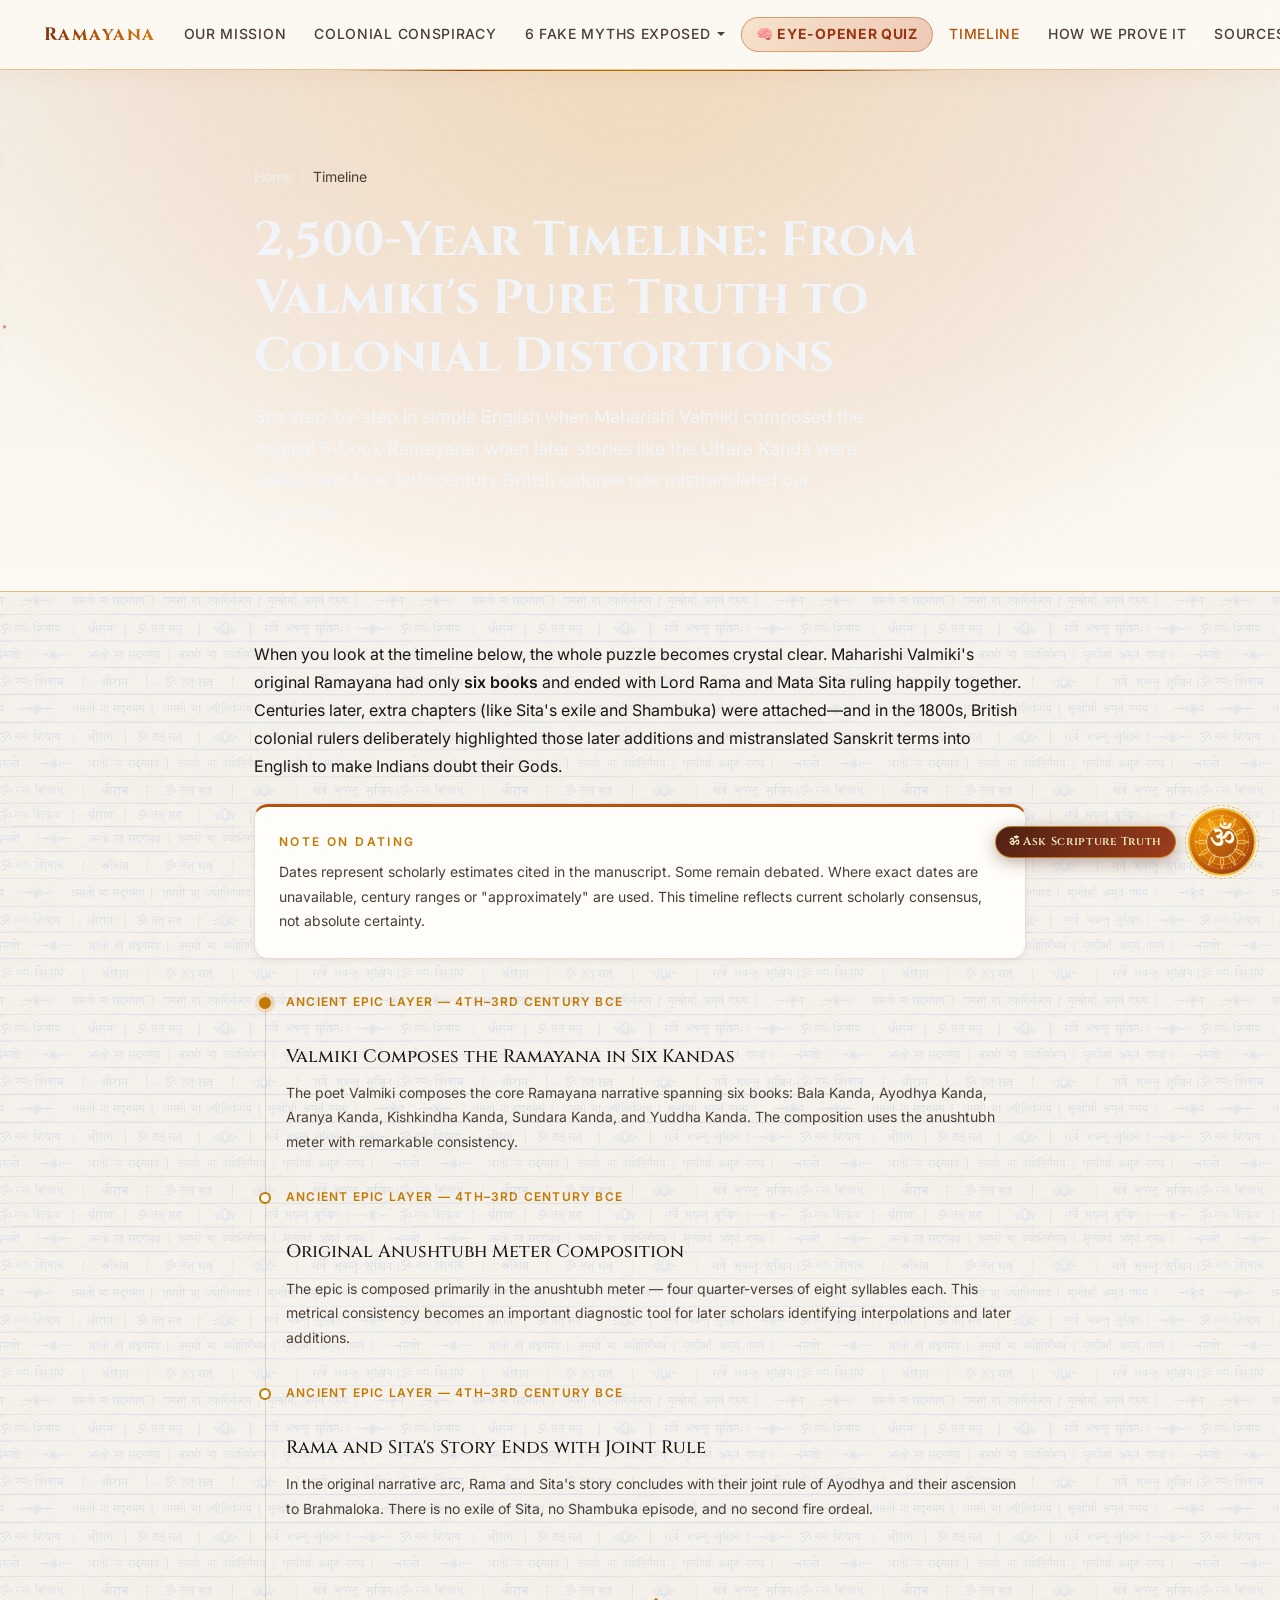
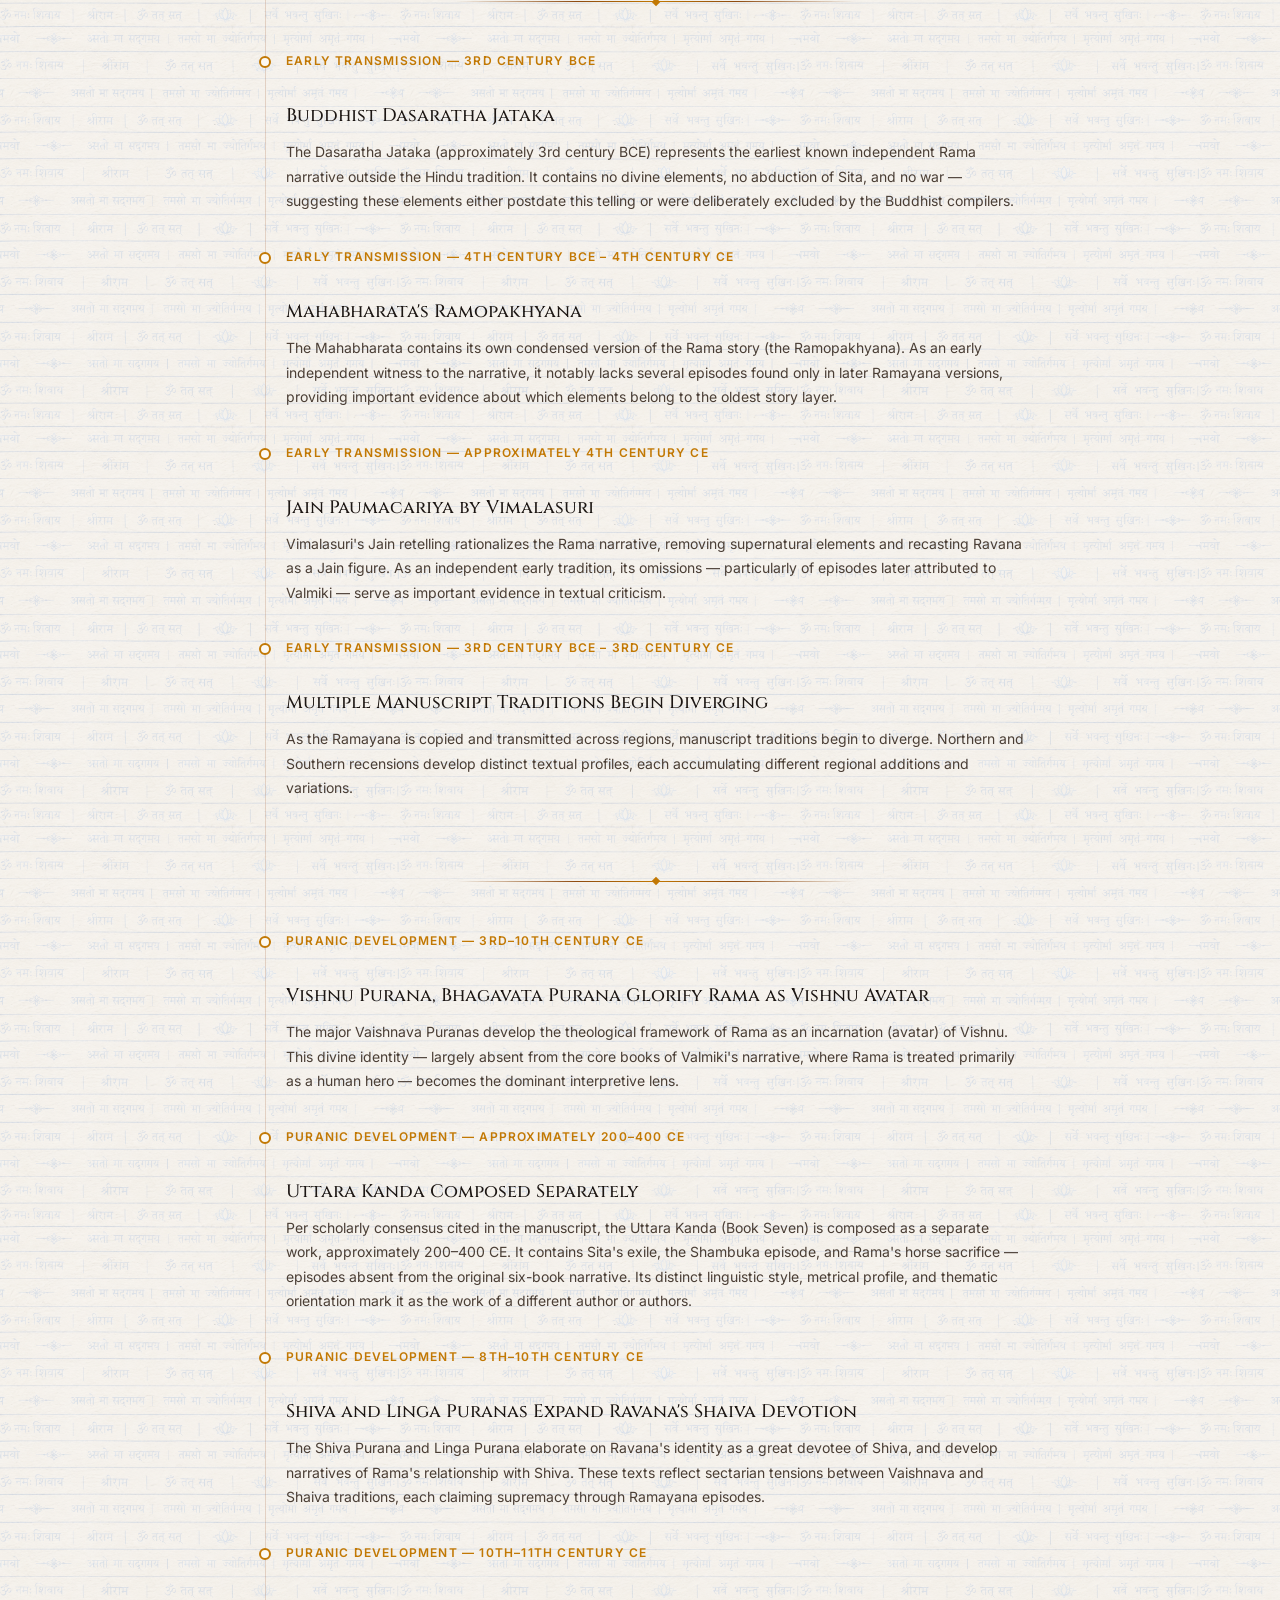
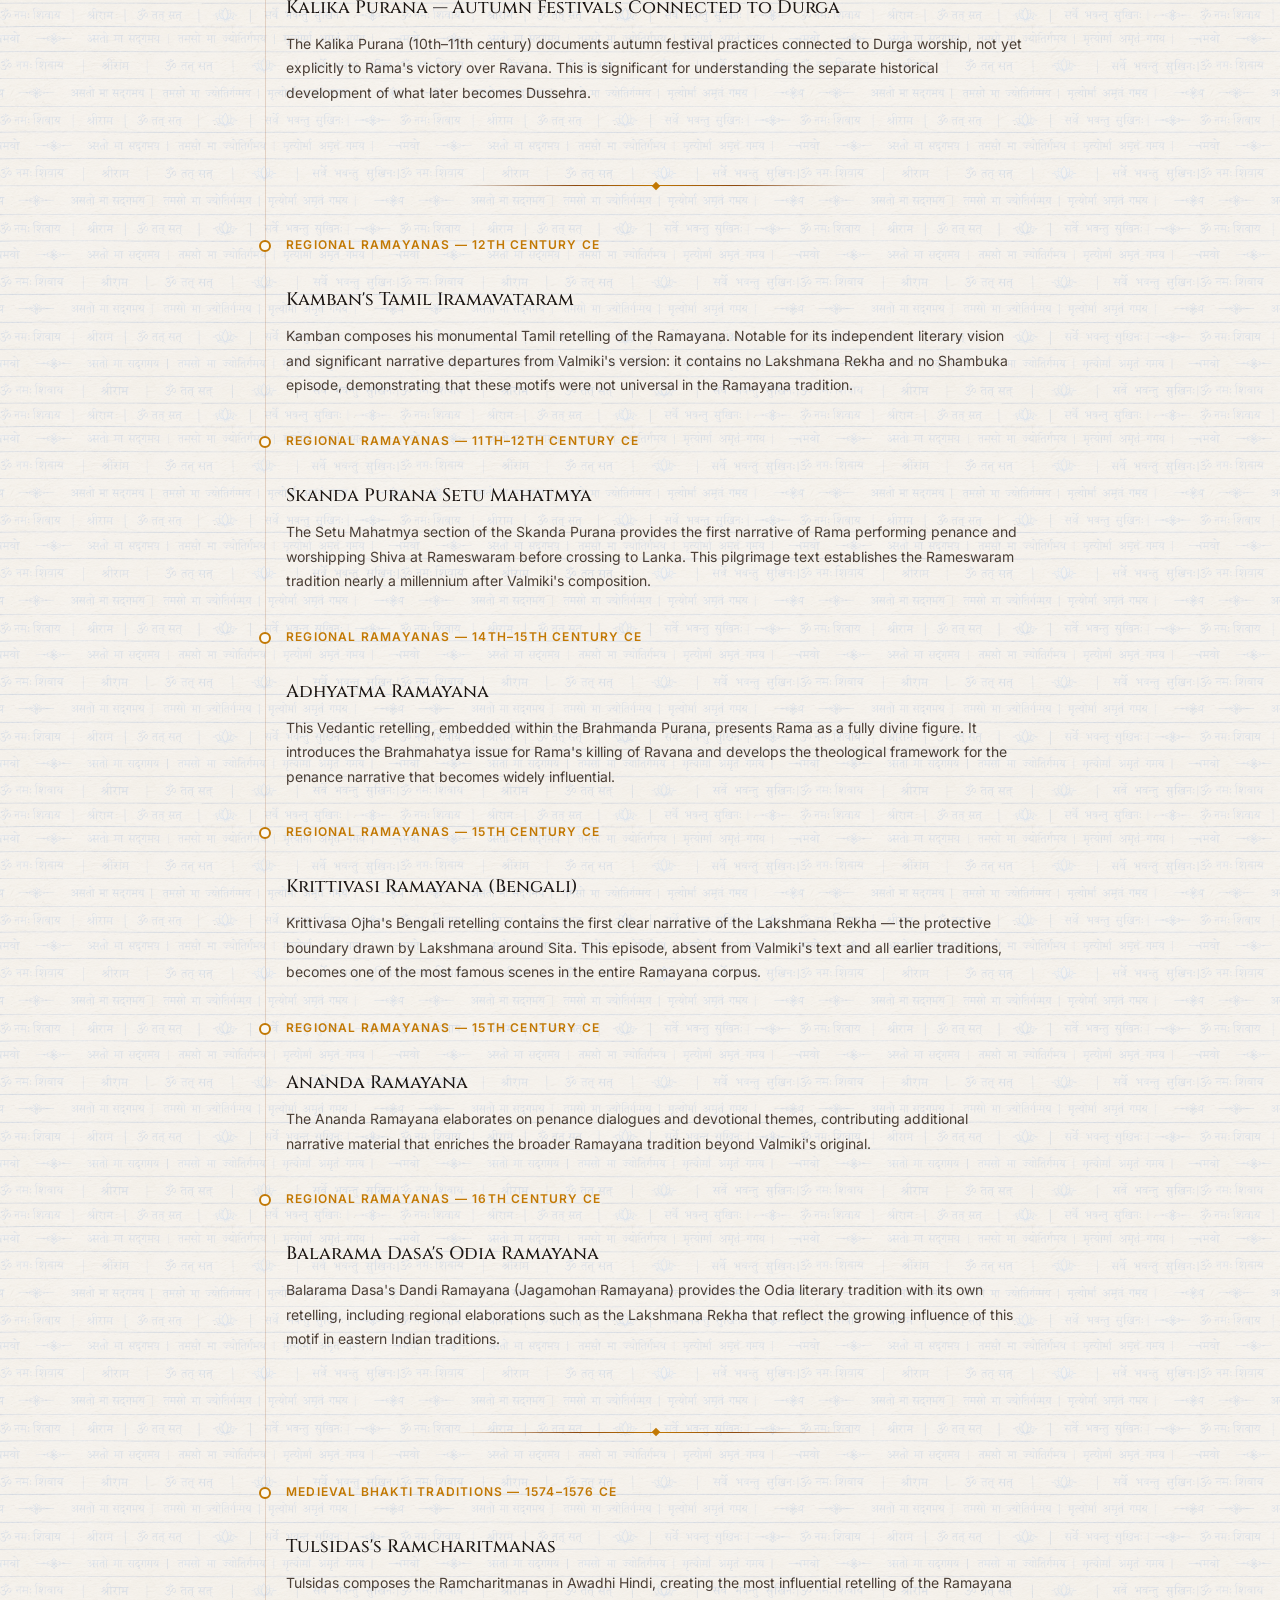
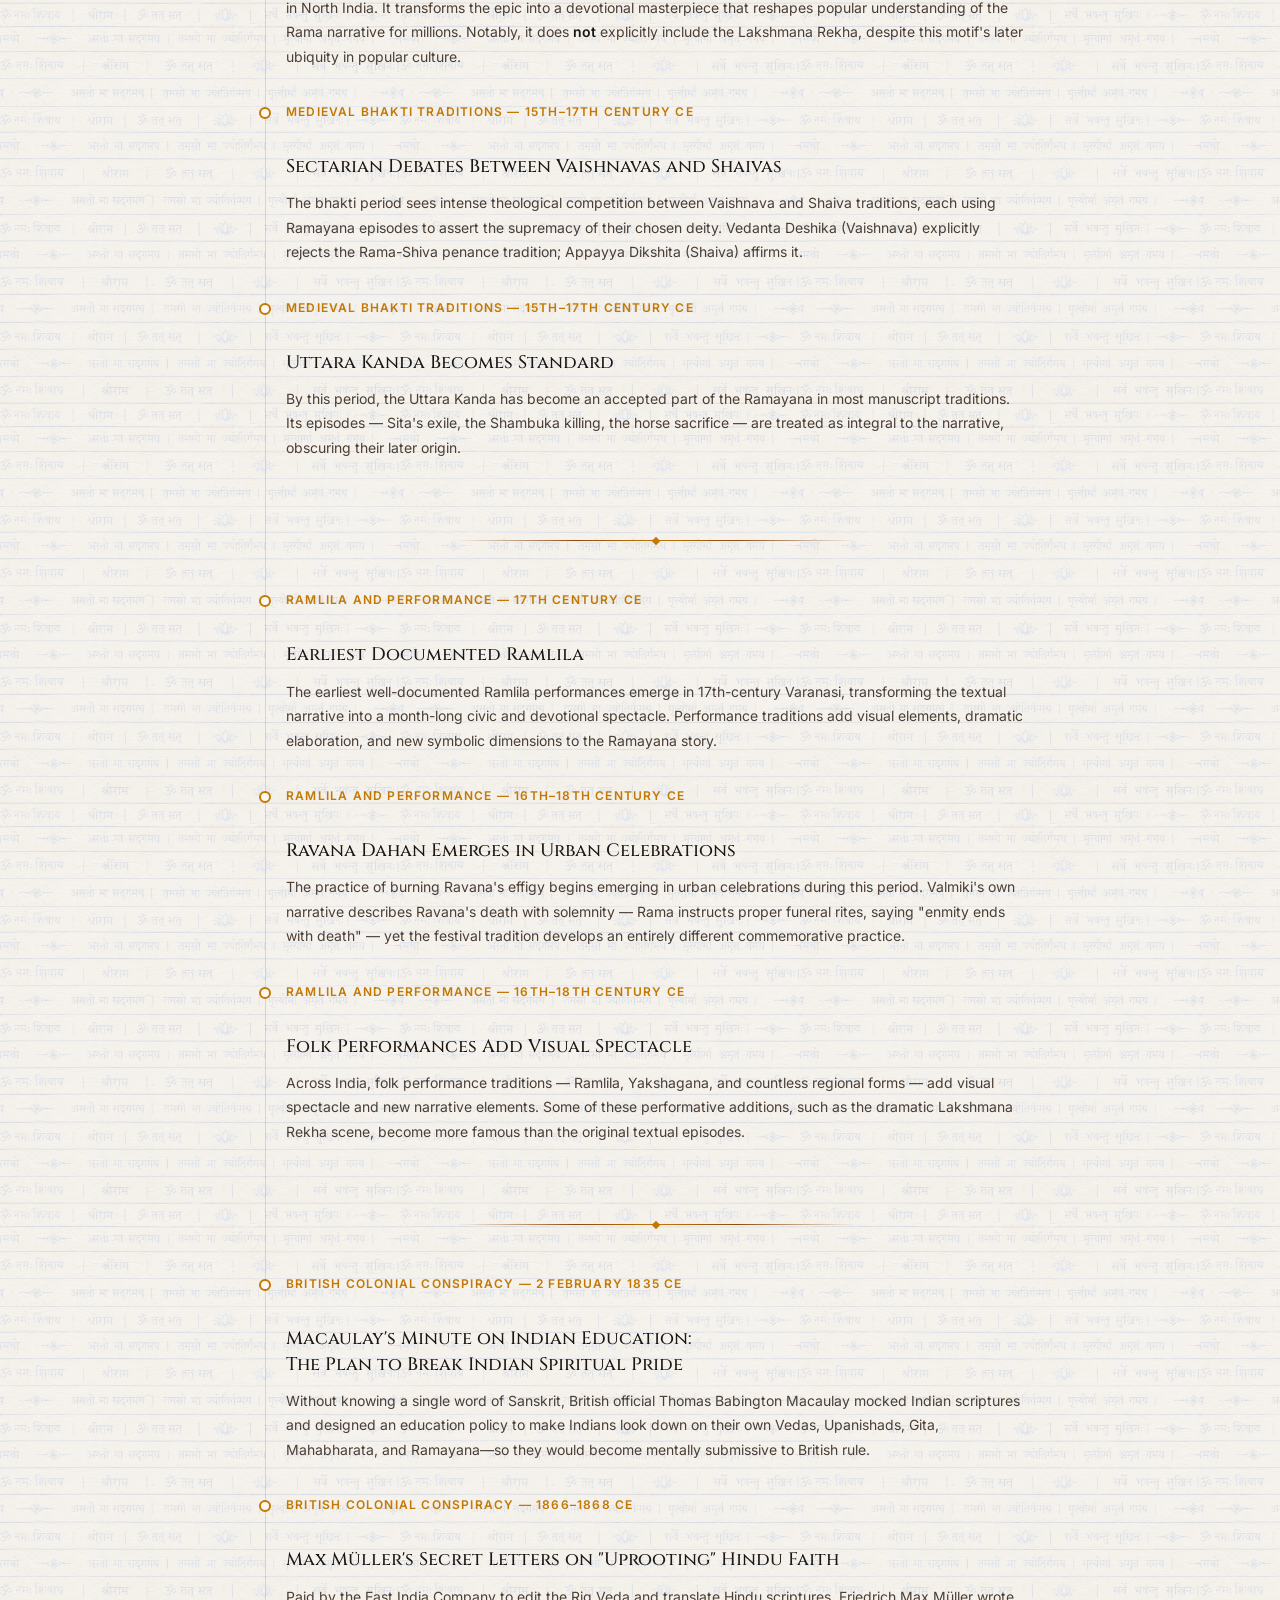
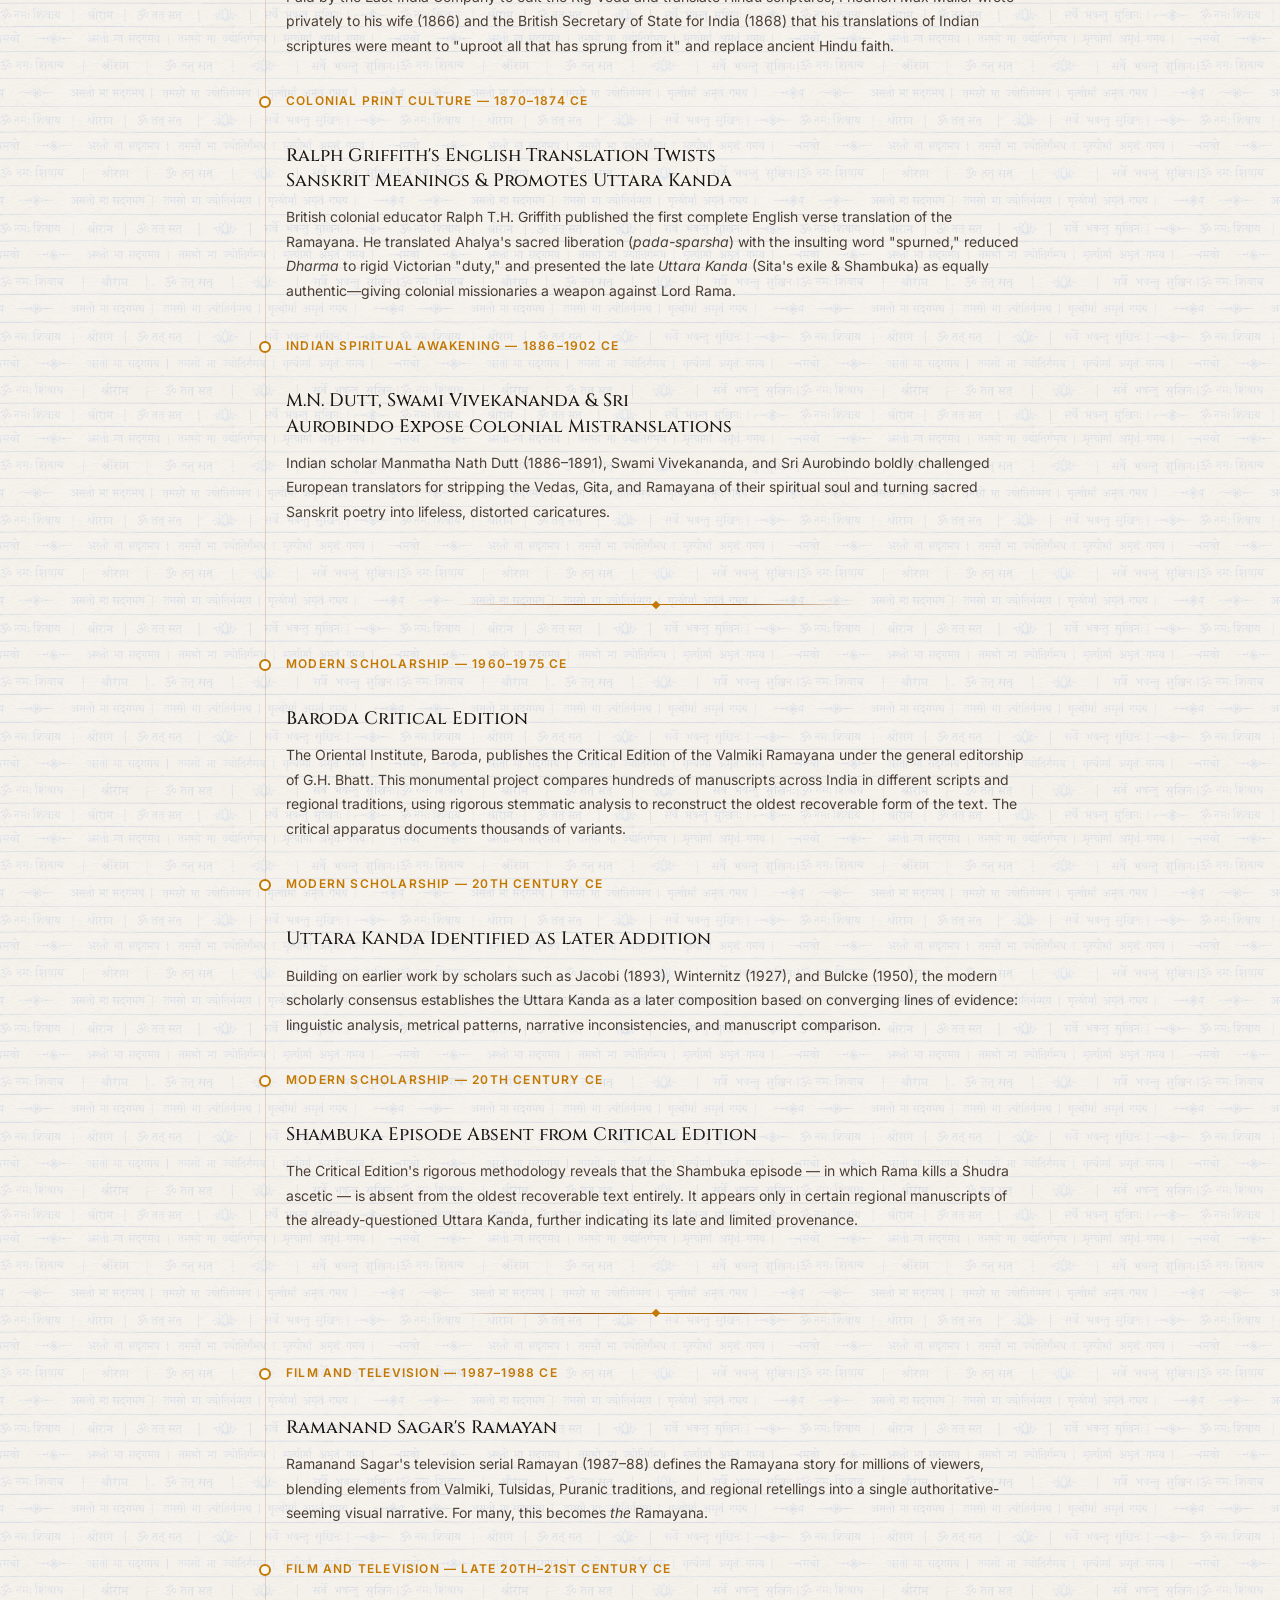
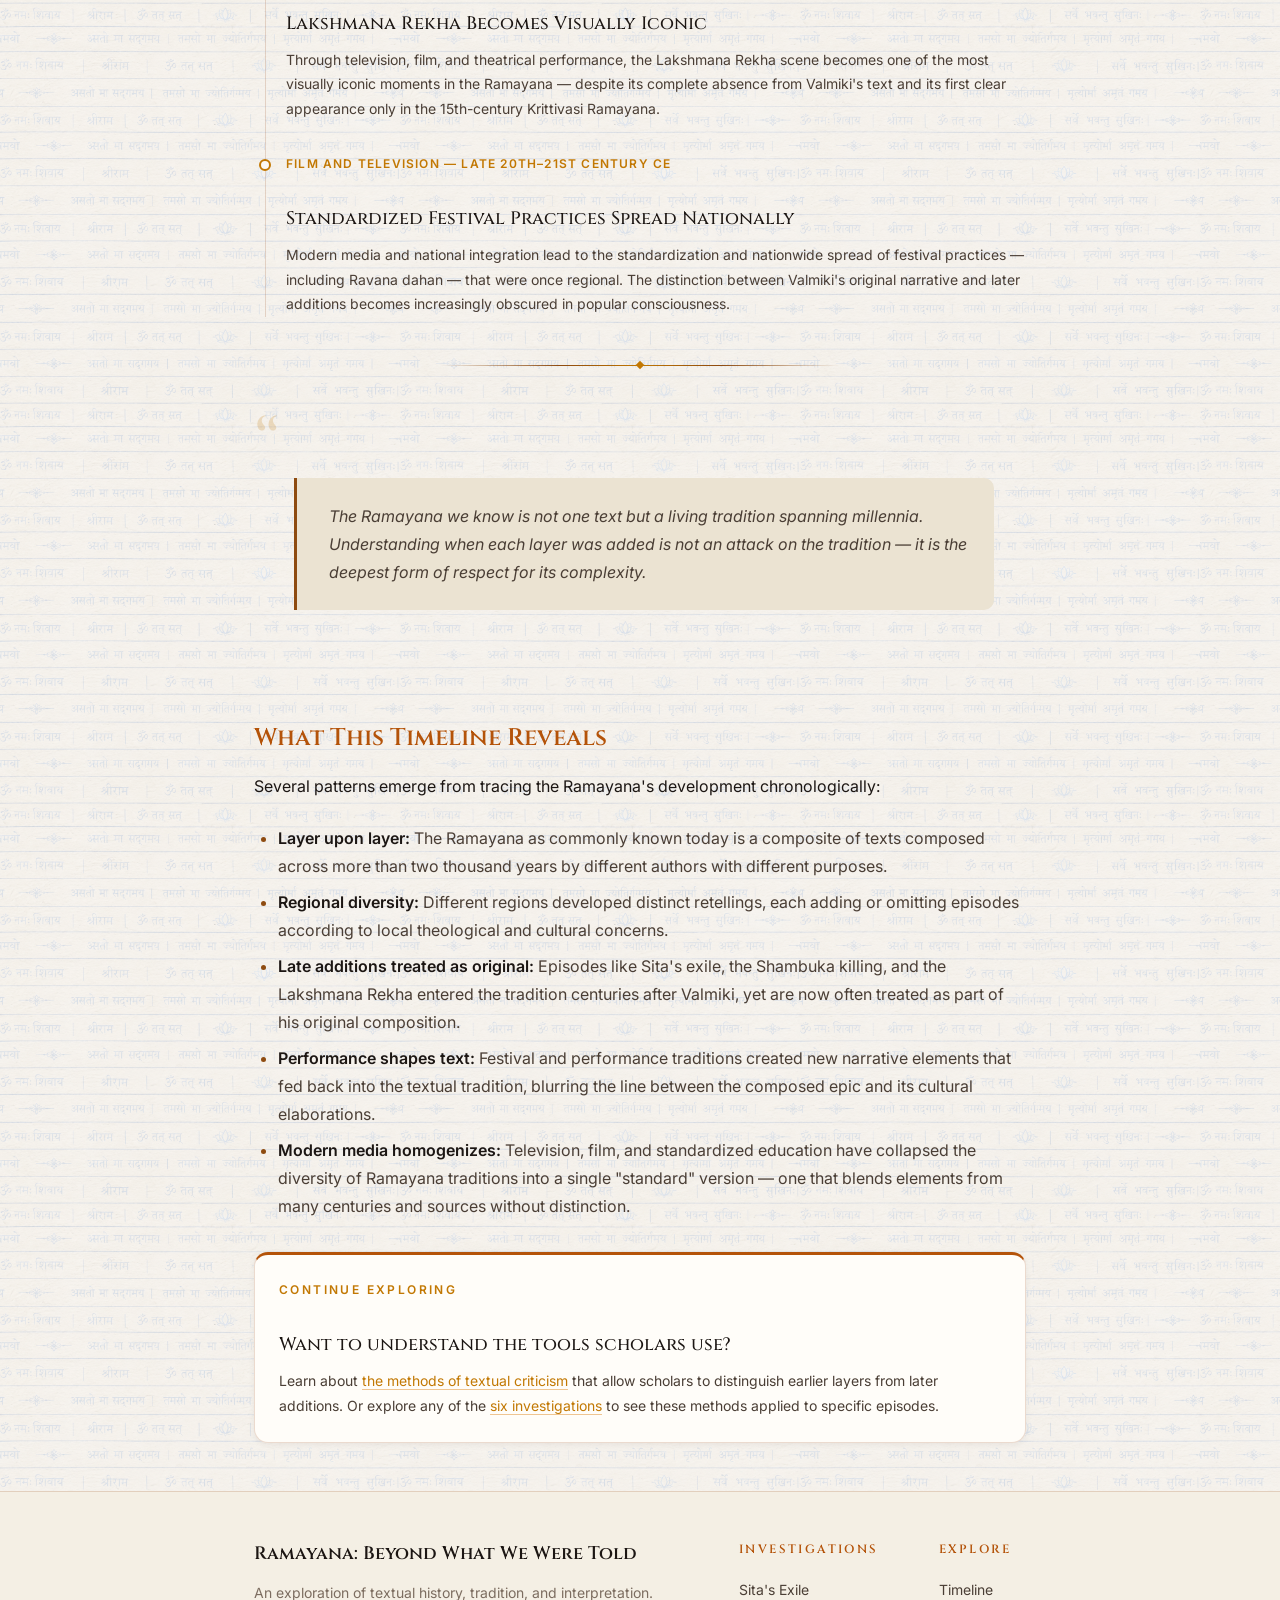
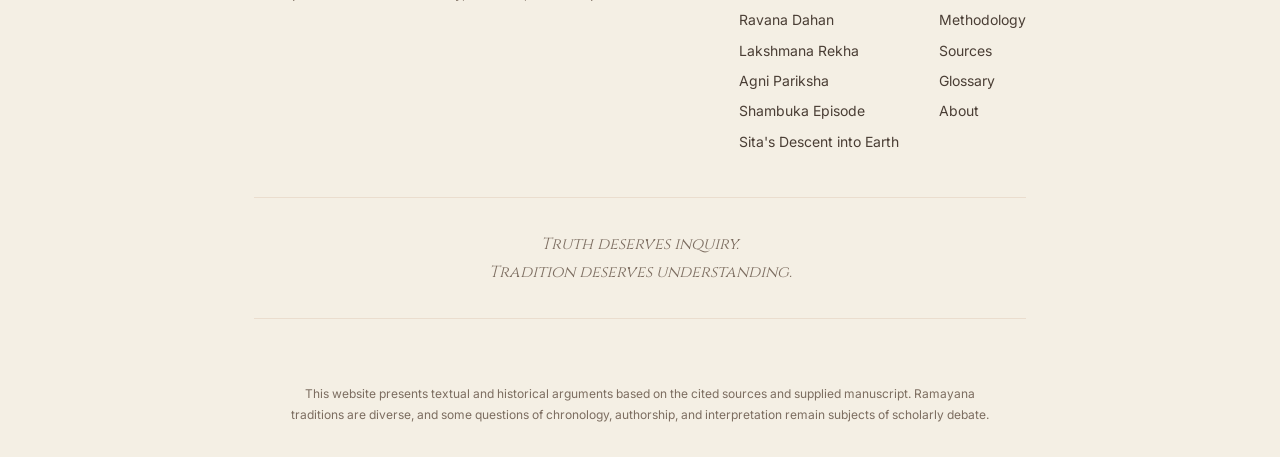
<file: timeline.html>
<!DOCTYPE html>
<html lang="en">
<head>
    <meta charset="UTF-8">
    <meta name="viewport" content="width=device-width, initial-scale=1.0">
    <title>Timeline: How the Ramayana Tradition Evolved | Ramayana: Beyond What We Were Told</title>
    <meta name="description" content="An interactive visual timeline showing the chronological development of the Ramayana tradition, from Valmiki's original composition to modern retellings.">
    <meta name="keywords" content="Ramayana timeline, Valmiki Ramayana history, Uttara Kanda date, Ramayana textual history, critical edition timeline, regional Ramayanas">
    <link rel="canonical" href="">
    <meta property="og:title" content="Timeline: How the Ramayana Tradition Evolved | Ramayana: Beyond What We Were Told">
    <meta property="og:description" content="Trace the chronological development of the Ramayana tradition from Valmiki's original composition through centuries of retellings and additions.">
    <meta property="og:type" content="article">
    <meta name="twitter:card" content="summary_large_image">
    <meta name="twitter:title" content="Timeline: How the Ramayana Tradition Evolved">
    <meta name="twitter:description" content="Trace the chronological development of the Ramayana tradition across millennia.">
    <meta property="og:image" content="images/og-image.png">
    <meta name="twitter:image" content="images/og-image.png">
    <link rel="icon" type="image/png" href="images/favicon.png">
    <link rel="preconnect" href="https://fonts.googleapis.com">
    <link rel="preconnect" href="https://fonts.gstatic.com" crossorigin>
    <link href="https://fonts.googleapis.com/css2?family=Cinzel:wght@400;500;600;700&family=Inter:wght@300;400;500;600&family=Noto+Serif+Devanagari:wght@400;600&display=swap" rel="stylesheet">
    <link rel="stylesheet" href="css/reset.css?v=4">
    <link rel="stylesheet" href="css/variables.css?v=4">
    <link rel="stylesheet" href="css/main.css?v=4">
    <link rel="stylesheet" href="css/components.css?v=4">
    <link rel="stylesheet" href="css/article.css?v=4">
    <link rel="stylesheet" href="css/responsive.css?v=4">
    <link rel="stylesheet" href="css/chatbot.css?v=4">
    <link rel="stylesheet" href="css/animations-fx.css?v=4">
    <script type="application/ld+json">
    {
        "@context": "https://schema.org",
        "@type": "Article",
        "name": "Valmiki vs Later Tradition — A Textual Timeline",
        "description": "An interactive visual timeline showing the chronological development of the Ramayana tradition.",
        "isPartOf": {
            "@type": "WebSite",
            "name": "Ramayana: Beyond What We Were Told"
        }
    }
    </script>
</head>
<body>
    <a href="#main-content" class="skip-to-content">Skip to main content</a>
    <div class="reading-progress-bar" aria-hidden="true"></div>

    <header class="site-header" role="banner">
        <div class="header-container">
            <a href="index.html" class="site-logo" aria-label="Home">
                <span class="logo-text">Ramayana</span>
            </a>
            <nav class="main-nav" role="navigation" aria-label="Main navigation">
                <ul class="nav-links">
                    <li><a href="index.html" data-i18n="nav-discover">Our Mission</a></li>
                    <li><a href="index.html#conspiracy">Colonial Conspiracy</a></li>
                    <li class="nav-dropdown">
                        <a href="index.html#investigations" aria-haspopup="true" data-i18n="nav-investigations">6 Fake Myths Exposed</a>
                        <ul class="dropdown-menu">
                            <li><a href="facts/sita-exile.html" data-i18n="nav-sita-exile">Sita's Exile Myth</a></li>
                            <li><a href="facts/ravana-dahan.html" data-i18n="nav-ravana-dahan">Ravana Dahan &amp; Penance</a></li>
                            <li><a href="facts/lakshmana-rekha.html" data-i18n="nav-lakshmana-rekha">Lakshmana Rekha</a></li>
                            <li><a href="facts/agni-pariksha.html" data-i18n="nav-agni-pariksha">Agni Pariksha Truth</a></li>
                            <li><a href="facts/shambuka.html" data-i18n="nav-shambuka">The Shambuka Story</a></li>
                            <li><a href="facts/sita-earth.html" data-i18n="nav-sita-earth">Sita's Descent into Earth</a></li>
                        </ul>
                    </li>
                    <li><a href="quiz.html" class="nav-quiz-highlight">🧠 Eye-Opener Quiz</a></li>
                    <li><a href="timeline.html" class="active" data-i18n="nav-timeline">Timeline</a></li>
                    <li><a href="methodology.html" data-i18n="nav-how-we-know">How We Prove It</a></li>
                    <li><a href="sources.html" data-i18n="nav-sources">Sources</a></li>
                    <li><a href="about.html" data-i18n="nav-about">About Mission</a></li>
                </ul>
            </nav>
            <div class="header-actions">
                <button class="lang-toggle" aria-label="हिन्दी में पढ़ें" title="हिन्दी में पढ़ें">
                    <span class="lang-label">हिं</span>
                </button>
                <button class="search-toggle" aria-label="Open search" title="Search (Ctrl+K)">
                    <svg width="20" height="20" viewBox="0 0 24 24" fill="none" stroke="currentColor" stroke-width="2" stroke-linecap="round" stroke-linejoin="round"><circle cx="11" cy="11" r="8"/><line x1="21" y1="21" x2="16.65" y2="16.65"/></svg>
                </button>
                <button class="theme-toggle" aria-label="Toggle reading mode" title="Toggle reading mode">
                    <svg class="icon-sun" width="20" height="20" viewBox="0 0 24 24" fill="none" stroke="currentColor" stroke-width="2"><circle cx="12" cy="12" r="5"/><line x1="12" y1="1" x2="12" y2="3"/><line x1="12" y1="21" x2="12" y2="23"/><line x1="4.22" y1="4.22" x2="5.64" y2="5.64"/><line x1="18.36" y1="18.36" x2="19.78" y2="19.78"/><line x1="1" y1="12" x2="3" y2="12"/><line x1="21" y1="12" x2="23" y2="12"/><line x1="4.22" y1="19.78" x2="5.64" y2="18.36"/><line x1="18.36" y1="5.64" x2="19.78" y2="4.22"/></svg>
                    <svg class="icon-moon" width="20" height="20" viewBox="0 0 24 24" fill="none" stroke="currentColor" stroke-width="2"><path d="M21 12.79A9 9 0 1 1 11.21 3 7 7 0 0 0 21 12.79z"/></svg>
                </button>
                <button class="mobile-menu-toggle" aria-label="Open menu" aria-expanded="false">
                    <span class="hamburger-line"></span>
                    <span class="hamburger-line"></span>
                    <span class="hamburger-line"></span>
                </button>
            </div>
        </div>
    </header>

    <main id="main-content">
        <!-- ARTICLE HERO -->
        <section class="article-hero article-hero--with-image" style="background-image: url('images/timeline-hero.png')" aria-label="Page introduction">
            <div class="article-hero-content">
                <nav class="breadcrumbs" aria-label="Breadcrumb">
                    <a href="index.html">Home</a>
                    <span class="separator" aria-hidden="true">/</span>
                    <span class="current" data-i18n="timeline-breadcrumb">Timeline</span>
                </nav>
                <h1 data-i18n="timeline-title">2,500-Year Timeline: From Valmiki's Pure Truth to Colonial Distortions</h1>
                <p class="lead" data-i18n="timeline-lead">See step-by-step in simple English when Maharishi Valmiki composed the original 6-book Ramayana, when later stories like the Uttara Kanda were added, and how 19th-century British colonial rule mistranslated our scriptures.</p>
            </div>
        </section>

        <!-- ARTICLE BODY -->
        <div class="article-body">
            <p data-i18n="timeline-intro-p1">When you look at the timeline below, the whole puzzle becomes crystal clear. Maharishi Valmiki's original Ramayana had only <strong>six books</strong> and ended with Lord Rama and Mata Sita ruling happily together. Centuries later, extra chapters (like Sita's exile and Shambuka) were attached—and in the 1800s, British colonial rulers deliberately highlighted those later additions and mistranslated Sanskrit terms into English to make Indians doubt their Gods.</p>

            <div class="evidence-card" style="margin-bottom: var(--space-8);">
                <div class="evidence-card-type" data-i18n="timeline-note-heading">Note on Dating</div>
                <p data-i18n="timeline-note-p1">Dates represent scholarly estimates cited in the manuscript. Some remain debated. Where exact dates are unavailable, century ranges or "approximately" are used. This timeline reflects current scholarly consensus, not absolute certainty.</p>
            </div>

            <!-- TIMELINE -->
            <div class="timeline" role="list" aria-label="Textual timeline of the Ramayana tradition">

                <!-- ERA 1: ANCIENT EPIC LAYER -->
                <div class="timeline-item active" role="listitem">
                    <div class="timeline-dot"></div>
                    <div class="timeline-date" data-i18n="timeline-e1-date">Ancient Epic Layer &mdash; 4th&ndash;3rd Century BCE</div>
                    <div class="timeline-content">
                        <h4 data-i18n="timeline-e1-title">Valmiki Composes the Ramayana in Six Kandas</h4>
                        <p data-i18n="timeline-e1-text">The poet Valmiki composes the core Ramayana narrative spanning six books: Bala Kanda, Ayodhya Kanda, Aranya Kanda, Kishkindha Kanda, Sundara Kanda, and Yuddha Kanda. The composition uses the anushtubh meter with remarkable consistency.</p>
                    </div>
                </div>

                <div class="timeline-item" role="listitem">
                    <div class="timeline-dot"></div>
                    <div class="timeline-date" data-i18n="timeline-e2-date">Ancient Epic Layer &mdash; 4th&ndash;3rd Century BCE</div>
                    <div class="timeline-content">
                        <h4 data-i18n="timeline-e2-title">Original Anushtubh Meter Composition</h4>
                        <p data-i18n="timeline-e2-text">The epic is composed primarily in the anushtubh meter &mdash; four quarter-verses of eight syllables each. This metrical consistency becomes an important diagnostic tool for later scholars identifying interpolations and later additions.</p>
                    </div>
                </div>

                <div class="timeline-item" role="listitem">
                    <div class="timeline-dot"></div>
                    <div class="timeline-date" data-i18n="timeline-e3-date">Ancient Epic Layer &mdash; 4th&ndash;3rd Century BCE</div>
                    <div class="timeline-content">
                        <h4 data-i18n="timeline-e3-title">Rama and Sita's Story Ends with Joint Rule</h4>
                        <p data-i18n="timeline-e3-text">In the original narrative arc, Rama and Sita's story concludes with their joint rule of Ayodhya and their ascension to Brahmaloka. There is no exile of Sita, no Shambuka episode, and no second fire ordeal.</p>
                    </div>
                </div>

                <div class="section-divider" role="separator"></div>

                <!-- ERA 2: EARLY TRANSMISSION -->
                <div class="timeline-item" role="listitem">
                    <div class="timeline-dot"></div>
                    <div class="timeline-date" data-i18n="timeline-e4-date">Early Transmission &mdash; 3rd Century BCE</div>
                    <div class="timeline-content">
                        <h4 data-i18n="timeline-e4-title">Buddhist Dasaratha Jataka</h4>
                        <p data-i18n="timeline-e4-text">The Dasaratha Jataka (approximately 3rd century BCE) represents the earliest known independent Rama narrative outside the Hindu tradition. It contains no divine elements, no abduction of Sita, and no war &mdash; suggesting these elements either postdate this telling or were deliberately excluded by the Buddhist compilers.</p>
                    </div>
                </div>

                <div class="timeline-item" role="listitem">
                    <div class="timeline-dot"></div>
                    <div class="timeline-date" data-i18n="timeline-e5-date">Early Transmission &mdash; 4th Century BCE &ndash; 4th Century CE</div>
                    <div class="timeline-content">
                        <h4 data-i18n="timeline-e5-title">Mahabharata's Ramopakhyana</h4>
                        <p data-i18n="timeline-e5-text">The Mahabharata contains its own condensed version of the Rama story (the Ramopakhyana). As an early independent witness to the narrative, it notably lacks several episodes found only in later Ramayana versions, providing important evidence about which elements belong to the oldest story layer.</p>
                    </div>
                </div>

                <div class="timeline-item" role="listitem">
                    <div class="timeline-dot"></div>
                    <div class="timeline-date" data-i18n="timeline-e6-date">Early Transmission &mdash; approximately 4th Century CE</div>
                    <div class="timeline-content">
                        <h4 data-i18n="timeline-e6-title">Jain Paumacariya by Vimalasuri</h4>
                        <p data-i18n="timeline-e6-text">Vimalasuri's Jain retelling rationalizes the Rama narrative, removing supernatural elements and recasting Ravana as a Jain figure. As an independent early tradition, its omissions &mdash; particularly of episodes later attributed to Valmiki &mdash; serve as important evidence in textual criticism.</p>
                    </div>
                </div>

                <div class="timeline-item" role="listitem">
                    <div class="timeline-dot"></div>
                    <div class="timeline-date" data-i18n="timeline-e7-date">Early Transmission &mdash; 3rd Century BCE &ndash; 3rd Century CE</div>
                    <div class="timeline-content">
                        <h4 data-i18n="timeline-e7-title">Multiple Manuscript Traditions Begin Diverging</h4>
                        <p data-i18n="timeline-e7-text">As the Ramayana is copied and transmitted across regions, manuscript traditions begin to diverge. Northern and Southern recensions develop distinct textual profiles, each accumulating different regional additions and variations.</p>
                    </div>
                </div>

                <div class="section-divider" role="separator"></div>

                <!-- ERA 3: PURANIC DEVELOPMENT -->
                <div class="timeline-item" role="listitem">
                    <div class="timeline-dot"></div>
                    <div class="timeline-date" data-i18n="timeline-e8-date">Puranic Development &mdash; 3rd&ndash;10th Century CE</div>
                    <div class="timeline-content">
                        <h4 data-i18n="timeline-e8-title">Vishnu Purana, Bhagavata Purana Glorify Rama as Vishnu Avatar</h4>
                        <p data-i18n="timeline-e8-text">The major Vaishnava Puranas develop the theological framework of Rama as an incarnation (avatar) of Vishnu. This divine identity &mdash; largely absent from the core books of Valmiki's narrative, where Rama is treated primarily as a human hero &mdash; becomes the dominant interpretive lens.</p>
                    </div>
                </div>

                <div class="timeline-item" role="listitem">
                    <div class="timeline-dot"></div>
                    <div class="timeline-date" data-i18n="timeline-e9-date">Puranic Development &mdash; approximately 200&ndash;400 CE</div>
                    <div class="timeline-content">
                        <h4 data-i18n="timeline-e9-title">Uttara Kanda Composed Separately</h4>
                        <p data-i18n="timeline-e9-text">Per scholarly consensus cited in the manuscript, the Uttara Kanda (Book Seven) is composed as a separate work, approximately 200&ndash;400 CE. It contains Sita's exile, the Shambuka episode, and Rama's horse sacrifice &mdash; episodes absent from the original six-book narrative. Its distinct linguistic style, metrical profile, and thematic orientation mark it as the work of a different author or authors.</p>
                    </div>
                </div>

                <div class="timeline-item" role="listitem">
                    <div class="timeline-dot"></div>
                    <div class="timeline-date" data-i18n="timeline-e10-date">Puranic Development &mdash; 8th&ndash;10th Century CE</div>
                    <div class="timeline-content">
                        <h4 data-i18n="timeline-e10-title">Shiva and Linga Puranas Expand Ravana's Shaiva Devotion</h4>
                        <p data-i18n="timeline-e10-text">The Shiva Purana and Linga Purana elaborate on Ravana's identity as a great devotee of Shiva, and develop narratives of Rama's relationship with Shiva. These texts reflect sectarian tensions between Vaishnava and Shaiva traditions, each claiming supremacy through Ramayana episodes.</p>
                    </div>
                </div>

                <div class="timeline-item" role="listitem">
                    <div class="timeline-dot"></div>
                    <div class="timeline-date" data-i18n="timeline-e11-date">Puranic Development &mdash; 10th&ndash;11th Century CE</div>
                    <div class="timeline-content">
                        <h4 data-i18n="timeline-e11-title">Kalika Purana &mdash; Autumn Festivals Connected to Durga</h4>
                        <p data-i18n="timeline-e11-text">The Kalika Purana (10th&ndash;11th century) documents autumn festival practices connected to Durga worship, not yet explicitly to Rama's victory over Ravana. This is significant for understanding the separate historical development of what later becomes Dussehra.</p>
                    </div>
                </div>

                <div class="section-divider" role="separator"></div>

                <!-- ERA 4: REGIONAL RAMAYANAS -->
                <div class="timeline-item" role="listitem">
                    <div class="timeline-dot"></div>
                    <div class="timeline-date" data-i18n="timeline-e12-date">Regional Ramayanas &mdash; 12th Century CE</div>
                    <div class="timeline-content">
                        <h4 data-i18n="timeline-e12-title">Kamban's Tamil Iramavataram</h4>
                        <p data-i18n="timeline-e12-text">Kamban composes his monumental Tamil retelling of the Ramayana. Notable for its independent literary vision and significant narrative departures from Valmiki's version: it contains no Lakshmana Rekha and no Shambuka episode, demonstrating that these motifs were not universal in the Ramayana tradition.</p>
                    </div>
                </div>

                <div class="timeline-item" role="listitem">
                    <div class="timeline-dot"></div>
                    <div class="timeline-date" data-i18n="timeline-e13-date">Regional Ramayanas &mdash; 11th&ndash;12th Century CE</div>
                    <div class="timeline-content">
                        <h4 data-i18n="timeline-e13-title">Skanda Purana Setu Mahatmya</h4>
                        <p data-i18n="timeline-e13-text">The Setu Mahatmya section of the Skanda Purana provides the first narrative of Rama performing penance and worshipping Shiva at Rameswaram before crossing to Lanka. This pilgrimage text establishes the Rameswaram tradition nearly a millennium after Valmiki's composition.</p>
                    </div>
                </div>

                <div class="timeline-item" role="listitem">
                    <div class="timeline-dot"></div>
                    <div class="timeline-date" data-i18n="timeline-e14-date">Regional Ramayanas &mdash; 14th&ndash;15th Century CE</div>
                    <div class="timeline-content">
                        <h4 data-i18n="timeline-e14-title">Adhyatma Ramayana</h4>
                        <p data-i18n="timeline-e14-text">This Vedantic retelling, embedded within the Brahmanda Purana, presents Rama as a fully divine figure. It introduces the Brahmahatya issue for Rama's killing of Ravana and develops the theological framework for the penance narrative that becomes widely influential.</p>
                    </div>
                </div>

                <div class="timeline-item" role="listitem">
                    <div class="timeline-dot"></div>
                    <div class="timeline-date" data-i18n="timeline-e15-date">Regional Ramayanas &mdash; 15th Century CE</div>
                    <div class="timeline-content">
                        <h4 data-i18n="timeline-e15-title">Krittivasi Ramayana (Bengali)</h4>
                        <p data-i18n="timeline-e15-text">Krittivasa Ojha's Bengali retelling contains the first clear narrative of the Lakshmana Rekha &mdash; the protective boundary drawn by Lakshmana around Sita. This episode, absent from Valmiki's text and all earlier traditions, becomes one of the most famous scenes in the entire Ramayana corpus.</p>
                    </div>
                </div>

                <div class="timeline-item" role="listitem">
                    <div class="timeline-dot"></div>
                    <div class="timeline-date" data-i18n="timeline-e16-date">Regional Ramayanas &mdash; 15th Century CE</div>
                    <div class="timeline-content">
                        <h4 data-i18n="timeline-e16-title">Ananda Ramayana</h4>
                        <p data-i18n="timeline-e16-text">The Ananda Ramayana elaborates on penance dialogues and devotional themes, contributing additional narrative material that enriches the broader Ramayana tradition beyond Valmiki's original.</p>
                    </div>
                </div>

                <div class="timeline-item" role="listitem">
                    <div class="timeline-dot"></div>
                    <div class="timeline-date" data-i18n="timeline-e17-date">Regional Ramayanas &mdash; 16th Century CE</div>
                    <div class="timeline-content">
                        <h4 data-i18n="timeline-e17-title">Balarama Dasa's Odia Ramayana</h4>
                        <p data-i18n="timeline-e17-text">Balarama Dasa's Dandi Ramayana (Jagamohan Ramayana) provides the Odia literary tradition with its own retelling, including regional elaborations such as the Lakshmana Rekha that reflect the growing influence of this motif in eastern Indian traditions.</p>
                    </div>
                </div>

                <div class="section-divider" role="separator"></div>

                <!-- ERA 5: MEDIEVAL BHAKTI TRADITIONS -->
                <div class="timeline-item" role="listitem">
                    <div class="timeline-dot"></div>
                    <div class="timeline-date" data-i18n="timeline-e18-date">Medieval Bhakti Traditions &mdash; 1574&ndash;1576 CE</div>
                    <div class="timeline-content">
                        <h4 data-i18n="timeline-e18-title">Tulsidas's Ramcharitmanas</h4>
                        <p data-i18n="timeline-e18-text">Tulsidas composes the Ramcharitmanas in Awadhi Hindi, creating the most influential retelling of the Ramayana in North India. It transforms the epic into a devotional masterpiece that reshapes popular understanding of the Rama narrative for millions. Notably, it does <strong>not</strong> explicitly include the Lakshmana Rekha, despite this motif's later ubiquity in popular culture.</p>
                    </div>
                </div>

                <div class="timeline-item" role="listitem">
                    <div class="timeline-dot"></div>
                    <div class="timeline-date" data-i18n="timeline-e19-date">Medieval Bhakti Traditions &mdash; 15th&ndash;17th Century CE</div>
                    <div class="timeline-content">
                        <h4 data-i18n="timeline-e19-title">Sectarian Debates Between Vaishnavas and Shaivas</h4>
                        <p data-i18n="timeline-e19-text">The bhakti period sees intense theological competition between Vaishnava and Shaiva traditions, each using Ramayana episodes to assert the supremacy of their chosen deity. Vedanta Deshika (Vaishnava) explicitly rejects the Rama-Shiva penance tradition; Appayya Dikshita (Shaiva) affirms it.</p>
                    </div>
                </div>

                <div class="timeline-item" role="listitem">
                    <div class="timeline-dot"></div>
                    <div class="timeline-date" data-i18n="timeline-e20-date">Medieval Bhakti Traditions &mdash; 15th&ndash;17th Century CE</div>
                    <div class="timeline-content">
                        <h4 data-i18n="timeline-e20-title">Uttara Kanda Becomes Standard</h4>
                        <p data-i18n="timeline-e20-text">By this period, the Uttara Kanda has become an accepted part of the Ramayana in most manuscript traditions. Its episodes &mdash; Sita's exile, the Shambuka killing, the horse sacrifice &mdash; are treated as integral to the narrative, obscuring their later origin.</p>
                    </div>
                </div>

                <div class="section-divider" role="separator"></div>

                <!-- ERA 6: RAMLILA / PERFORMANCE -->
                <div class="timeline-item" role="listitem">
                    <div class="timeline-dot"></div>
                    <div class="timeline-date" data-i18n="timeline-e21-date">Ramlila and Performance &mdash; 17th Century CE</div>
                    <div class="timeline-content">
                        <h4 data-i18n="timeline-e21-title">Earliest Documented Ramlila</h4>
                        <p data-i18n="timeline-e21-text">The earliest well-documented Ramlila performances emerge in 17th-century Varanasi, transforming the textual narrative into a month-long civic and devotional spectacle. Performance traditions add visual elements, dramatic elaboration, and new symbolic dimensions to the Ramayana story.</p>
                    </div>
                </div>

                <div class="timeline-item" role="listitem">
                    <div class="timeline-dot"></div>
                    <div class="timeline-date" data-i18n="timeline-e22-date">Ramlila and Performance &mdash; 16th&ndash;18th Century CE</div>
                    <div class="timeline-content">
                        <h4 data-i18n="timeline-e22-title">Ravana Dahan Emerges in Urban Celebrations</h4>
                        <p data-i18n="timeline-e22-text">The practice of burning Ravana's effigy begins emerging in urban celebrations during this period. Valmiki's own narrative describes Ravana's death with solemnity &mdash; Rama instructs proper funeral rites, saying "enmity ends with death" &mdash; yet the festival tradition develops an entirely different commemorative practice.</p>
                    </div>
                </div>

                <div class="timeline-item" role="listitem">
                    <div class="timeline-dot"></div>
                    <div class="timeline-date" data-i18n="timeline-e23-date">Ramlila and Performance &mdash; 16th&ndash;18th Century CE</div>
                    <div class="timeline-content">
                        <h4 data-i18n="timeline-e23-title">Folk Performances Add Visual Spectacle</h4>
                        <p data-i18n="timeline-e23-text">Across India, folk performance traditions &mdash; Ramlila, Yakshagana, and countless regional forms &mdash; add visual spectacle and new narrative elements. Some of these performative additions, such as the dramatic Lakshmana Rekha scene, become more famous than the original textual episodes.</p>
                    </div>
                </div>

                <div class="section-divider" role="separator"></div>

                <!-- ERA 7: COLONIAL PRINT CULTURE -->
                <div class="timeline-item" role="listitem">
                    <div class="timeline-dot"></div>
                    <div class="timeline-date">British Colonial Conspiracy &mdash; 2 February 1835 CE</div>
                    <div class="timeline-content">
                        <h4>Macaulay's Minute on Indian Education: The Plan to Break Indian Spiritual Pride</h4>
                        <p>Without knowing a single word of Sanskrit, British official Thomas Babington Macaulay mocked Indian scriptures and designed an education policy to make Indians look down on their own Vedas, Upanishads, Gita, Mahabharata, and Ramayana—so they would become mentally submissive to British rule.</p>
                    </div>
                </div>

                <div class="timeline-item" role="listitem">
                    <div class="timeline-dot"></div>
                    <div class="timeline-date">British Colonial Conspiracy &mdash; 1866&ndash;1868 CE</div>
                    <div class="timeline-content">
                        <h4>Max Müller's Secret Letters on "Uprooting" Hindu Faith</h4>
                        <p>Paid by the East India Company to edit the Rig Veda and translate Hindu scriptures, Friedrich Max Müller wrote privately to his wife (1866) and the British Secretary of State for India (1868) that his translations of Indian scriptures were meant to "uproot all that has sprung from it" and replace ancient Hindu faith.</p>
                    </div>
                </div>

                <div class="timeline-item" role="listitem">
                    <div class="timeline-dot"></div>
                    <div class="timeline-date" data-i18n="timeline-e24-date">Colonial Print Culture &mdash; 1870&ndash;1874 CE</div>
                    <div class="timeline-content">
                        <h4 data-i18n="timeline-e24-title">Ralph Griffith's English Translation Twists Sanskrit Meanings &amp; Promotes Uttara Kanda</h4>
                        <p data-i18n="timeline-e24-text">British colonial educator Ralph T.H. Griffith published the first complete English verse translation of the Ramayana. He translated Ahalya's sacred liberation (<em>pada-sparsha</em>) with the insulting word "spurned," reduced <em>Dharma</em> to rigid Victorian "duty," and presented the late <em>Uttara Kanda</em> (Sita's exile &amp; Shambuka) as equally authentic—giving colonial missionaries a weapon against Lord Rama.</p>
                    </div>
                </div>

                <div class="timeline-item" role="listitem">
                    <div class="timeline-dot"></div>
                    <div class="timeline-date" data-i18n="timeline-e25-date">Indian Spiritual Awakening &mdash; 1886&ndash;1902 CE</div>
                    <div class="timeline-content">
                        <h4 data-i18n="timeline-e25-title">M.N. Dutt, Swami Vivekananda &amp; Sri Aurobindo Expose Colonial Mistranslations</h4>
                        <p data-i18n="timeline-e25-text">Indian scholar Manmatha Nath Dutt (1886–1891), Swami Vivekananda, and Sri Aurobindo boldly challenged European translators for stripping the Vedas, Gita, and Ramayana of their spiritual soul and turning sacred Sanskrit poetry into lifeless, distorted caricatures.</p>
                    </div>
                </div>

                <div class="section-divider" role="separator"></div>

                <!-- ERA 8: MODERN SCHOLARSHIP -->
                <div class="timeline-item" role="listitem">
                    <div class="timeline-dot"></div>
                    <div class="timeline-date" data-i18n="timeline-e26-date">Modern Scholarship &mdash; 1960&ndash;1975 CE</div>
                    <div class="timeline-content">
                        <h4 data-i18n="timeline-e26-title">Baroda Critical Edition</h4>
                        <p data-i18n="timeline-e26-text">The Oriental Institute, Baroda, publishes the Critical Edition of the Valmiki Ramayana under the general editorship of G.H. Bhatt. This monumental project compares hundreds of manuscripts across India in different scripts and regional traditions, using rigorous stemmatic analysis to reconstruct the oldest recoverable form of the text. The critical apparatus documents thousands of variants.</p>
                    </div>
                </div>

                <div class="timeline-item" role="listitem">
                    <div class="timeline-dot"></div>
                    <div class="timeline-date" data-i18n="timeline-e27-date">Modern Scholarship &mdash; 20th Century CE</div>
                    <div class="timeline-content">
                        <h4 data-i18n="timeline-e27-title">Uttara Kanda Identified as Later Addition</h4>
                        <p data-i18n="timeline-e27-text">Building on earlier work by scholars such as Jacobi (1893), Winternitz (1927), and Bulcke (1950), the modern scholarly consensus establishes the Uttara Kanda as a later composition based on converging lines of evidence: linguistic analysis, metrical patterns, narrative inconsistencies, and manuscript comparison.</p>
                    </div>
                </div>

                <div class="timeline-item" role="listitem">
                    <div class="timeline-dot"></div>
                    <div class="timeline-date" data-i18n="timeline-e28-date">Modern Scholarship &mdash; 20th Century CE</div>
                    <div class="timeline-content">
                        <h4 data-i18n="timeline-e28-title">Shambuka Episode Absent from Critical Edition</h4>
                        <p data-i18n="timeline-e28-text">The Critical Edition's rigorous methodology reveals that the Shambuka episode &mdash; in which Rama kills a Shudra ascetic &mdash; is absent from the oldest recoverable text entirely. It appears only in certain regional manuscripts of the already-questioned Uttara Kanda, further indicating its late and limited provenance.</p>
                    </div>
                </div>

                <div class="section-divider" role="separator"></div>

                <!-- ERA 9: FILM & TELEVISION -->
                <div class="timeline-item" role="listitem">
                    <div class="timeline-dot"></div>
                    <div class="timeline-date" data-i18n="timeline-e29-date">Film and Television &mdash; 1987&ndash;1988 CE</div>
                    <div class="timeline-content">
                        <h4 data-i18n="timeline-e29-title">Ramanand Sagar's Ramayan</h4>
                        <p data-i18n="timeline-e29-text">Ramanand Sagar's television serial Ramayan (1987&ndash;88) defines the Ramayana story for millions of viewers, blending elements from Valmiki, Tulsidas, Puranic traditions, and regional retellings into a single authoritative-seeming visual narrative. For many, this becomes <em>the</em> Ramayana.</p>
                    </div>
                </div>

                <div class="timeline-item" role="listitem">
                    <div class="timeline-dot"></div>
                    <div class="timeline-date" data-i18n="timeline-e30-date">Film and Television &mdash; Late 20th&ndash;21st Century CE</div>
                    <div class="timeline-content">
                        <h4 data-i18n="timeline-e30-title">Lakshmana Rekha Becomes Visually Iconic</h4>
                        <p data-i18n="timeline-e30-text">Through television, film, and theatrical performance, the Lakshmana Rekha scene becomes one of the most visually iconic moments in the Ramayana &mdash; despite its complete absence from Valmiki's text and its first clear appearance only in the 15th-century Krittivasi Ramayana.</p>
                    </div>
                </div>

                <div class="timeline-item" role="listitem">
                    <div class="timeline-dot"></div>
                    <div class="timeline-date" data-i18n="timeline-e31-date">Film and Television &mdash; Late 20th&ndash;21st Century CE</div>
                    <div class="timeline-content">
                        <h4 data-i18n="timeline-e31-title">Standardized Festival Practices Spread Nationally</h4>
                        <p data-i18n="timeline-e31-text">Modern media and national integration lead to the standardization and nationwide spread of festival practices &mdash; including Ravana dahan &mdash; that were once regional. The distinction between Valmiki's original narrative and later additions becomes increasingly obscured in popular consciousness.</p>
                    </div>
                </div>

            </div>
            <!-- END TIMELINE -->

            <div class="section-divider" role="separator"></div>

            <div class="quote-block fade-in">
                <blockquote>
                    <p data-i18n="timeline-quote">The Ramayana we know is not one text but a living tradition spanning millennia. Understanding when each layer was added is not an attack on the tradition &mdash; it is the deepest form of respect for its complexity.</p>
                </blockquote>
            </div>

            <h2 data-i18n="timeline-reveals-heading">What This Timeline Reveals</h2>

            <p data-i18n="timeline-reveals-intro">Several patterns emerge from tracing the Ramayana's development chronologically:</p>

            <ul>
                <li data-i18n="timeline-reveals-li1"><strong>Layer upon layer:</strong> The Ramayana as commonly known today is a composite of texts composed across more than two thousand years by different authors with different purposes.</li>
                <li data-i18n="timeline-reveals-li2"><strong>Regional diversity:</strong> Different regions developed distinct retellings, each adding or omitting episodes according to local theological and cultural concerns.</li>
                <li data-i18n="timeline-reveals-li3"><strong>Late additions treated as original:</strong> Episodes like Sita's exile, the Shambuka killing, and the Lakshmana Rekha entered the tradition centuries after Valmiki, yet are now often treated as part of his original composition.</li>
                <li data-i18n="timeline-reveals-li4"><strong>Performance shapes text:</strong> Festival and performance traditions created new narrative elements that fed back into the textual tradition, blurring the line between the composed epic and its cultural elaborations.</li>
                <li data-i18n="timeline-reveals-li5"><strong>Modern media homogenizes:</strong> Television, film, and standardized education have collapsed the diversity of Ramayana traditions into a single "standard" version &mdash; one that blends elements from many centuries and sources without distinction.</li>
            </ul>

            <div class="evidence-card" style="margin-top: var(--space-8);">
                <div class="evidence-card-type" data-i18n="timeline-explore-type">Continue Exploring</div>
                <h4 data-i18n="timeline-explore-title">Want to understand the tools scholars use?</h4>
                <p data-i18n="timeline-explore-text">Learn about <a href="methodology.html">the methods of textual criticism</a> that allow scholars to distinguish earlier layers from later additions. Or explore any of the <a href="index.html#investigations">six investigations</a> to see these methods applied to specific episodes.</p>
            </div>

        </div>
    </main>

    <!-- SEARCH MODAL -->
    <div class="search-modal" id="searchModal" role="dialog" aria-label="Search" aria-hidden="true">
        <div class="search-modal-overlay"></div>
        <div class="search-modal-content">
            <div class="search-input-wrapper">
                <svg width="20" height="20" viewBox="0 0 24 24" fill="none" stroke="currentColor" stroke-width="2"><circle cx="11" cy="11" r="8"/><line x1="21" y1="21" x2="16.65" y2="16.65"/></svg>
                <input type="search" id="searchInput" placeholder="Search investigations, sources, terms..." aria-label="Search the site" autocomplete="off">
                <kbd>ESC</kbd>
            </div>
            <div class="search-results" id="searchResults" aria-live="polite"></div>
        </div>
    </div>

    <!-- Source modal is created dynamically by sources.js -->

    <!-- FOOTER -->
    <footer class="site-footer" role="contentinfo">
        <div class="container">
            <div class="footer-main">
                <div class="footer-brand">
                    <h2 class="footer-title" data-i18n="footer-title">Ramayana: Beyond What We Were Told</h2>
                    <p class="footer-subtitle" data-i18n="footer-subtitle">An exploration of textual history, tradition, and interpretation.</p>
                </div>
                <div class="footer-links">
                    <div class="footer-column">
                        <h3 data-i18n="footer-col-investigations">Investigations</h3>
                        <ul>
                            <li><a href="facts/sita-exile.html" data-i18n="nav-sita-exile">Sita's Exile</a></li>
                            <li><a href="facts/ravana-dahan.html" data-i18n="nav-ravana-dahan">Ravana Dahan</a></li>
                            <li><a href="facts/lakshmana-rekha.html" data-i18n="nav-lakshmana-rekha">Lakshmana Rekha</a></li>
                            <li><a href="facts/agni-pariksha.html" data-i18n="nav-agni-pariksha">Agni Pariksha</a></li>
                            <li><a href="facts/shambuka.html" data-i18n="nav-shambuka">Shambuka Episode</a></li>
                            <li><a href="facts/sita-earth.html" data-i18n="nav-sita-earth">Sita's Descent into Earth</a></li>
                        </ul>
                    </div>
                    <div class="footer-column">
                        <h3 data-i18n="footer-col-explore">Explore</h3>
                        <ul>
                            <li><a href="timeline.html" data-i18n="footer-timeline">Timeline</a></li>
                            <li><a href="methodology.html" data-i18n="footer-methodology">Methodology</a></li>
                            <li><a href="sources.html" data-i18n="footer-sources">Sources</a></li>
                            <li><a href="glossary.html" data-i18n="footer-glossary">Glossary</a></li>
                            <li><a href="about.html" data-i18n="footer-about">About</a></li>
                        </ul>
                    </div>
                </div>
            </div>
            <div class="footer-wisdom">
                <p class="footer-quote" data-i18n="footer-quote">Truth deserves inquiry.<br>Tradition deserves understanding.</p>
            </div>
            <div class="footer-visitor" id="visitorCounter" aria-label="Visit counter"></div>
            <div class="footer-bottom">
                <p class="footer-disclaimer" data-i18n="footer-disclaimer">This website presents textual and historical arguments based on the cited sources and supplied manuscript. Ramayana traditions are diverse, and some questions of chronology, authorship, and interpretation remain subjects of scholarly debate.</p>
            </div>
        </div>
    </footer>

    <script src="js/config.js?v=4"></script>
    <script src="data/sources.js?v=4"></script>
    <script src="data/search-index.js?v=4"></script>
    <script src="data/glossary.js?v=4"></script>
    <script src="data/hindi.js?v=4"></script>
    <script src="js/language.js?v=4"></script>
    <script src="js/theme.js?v=4"></script>
    <script src="js/navigation.js?v=4"></script>
    <script src="js/animations.js?v=4"></script>
    <script src="js/search.js?v=4"></script>
    <script src="js/sources.js?v=4"></script>
    <script src="js/visitor-counter.js?v=4"></script>
    <script src="js/reading-progress.js?v=4"></script>
    <script src="js/main.js?v=4"></script>
    <script src="js/chatbot.js?v=4"></script>
</body>
</html>
</file>
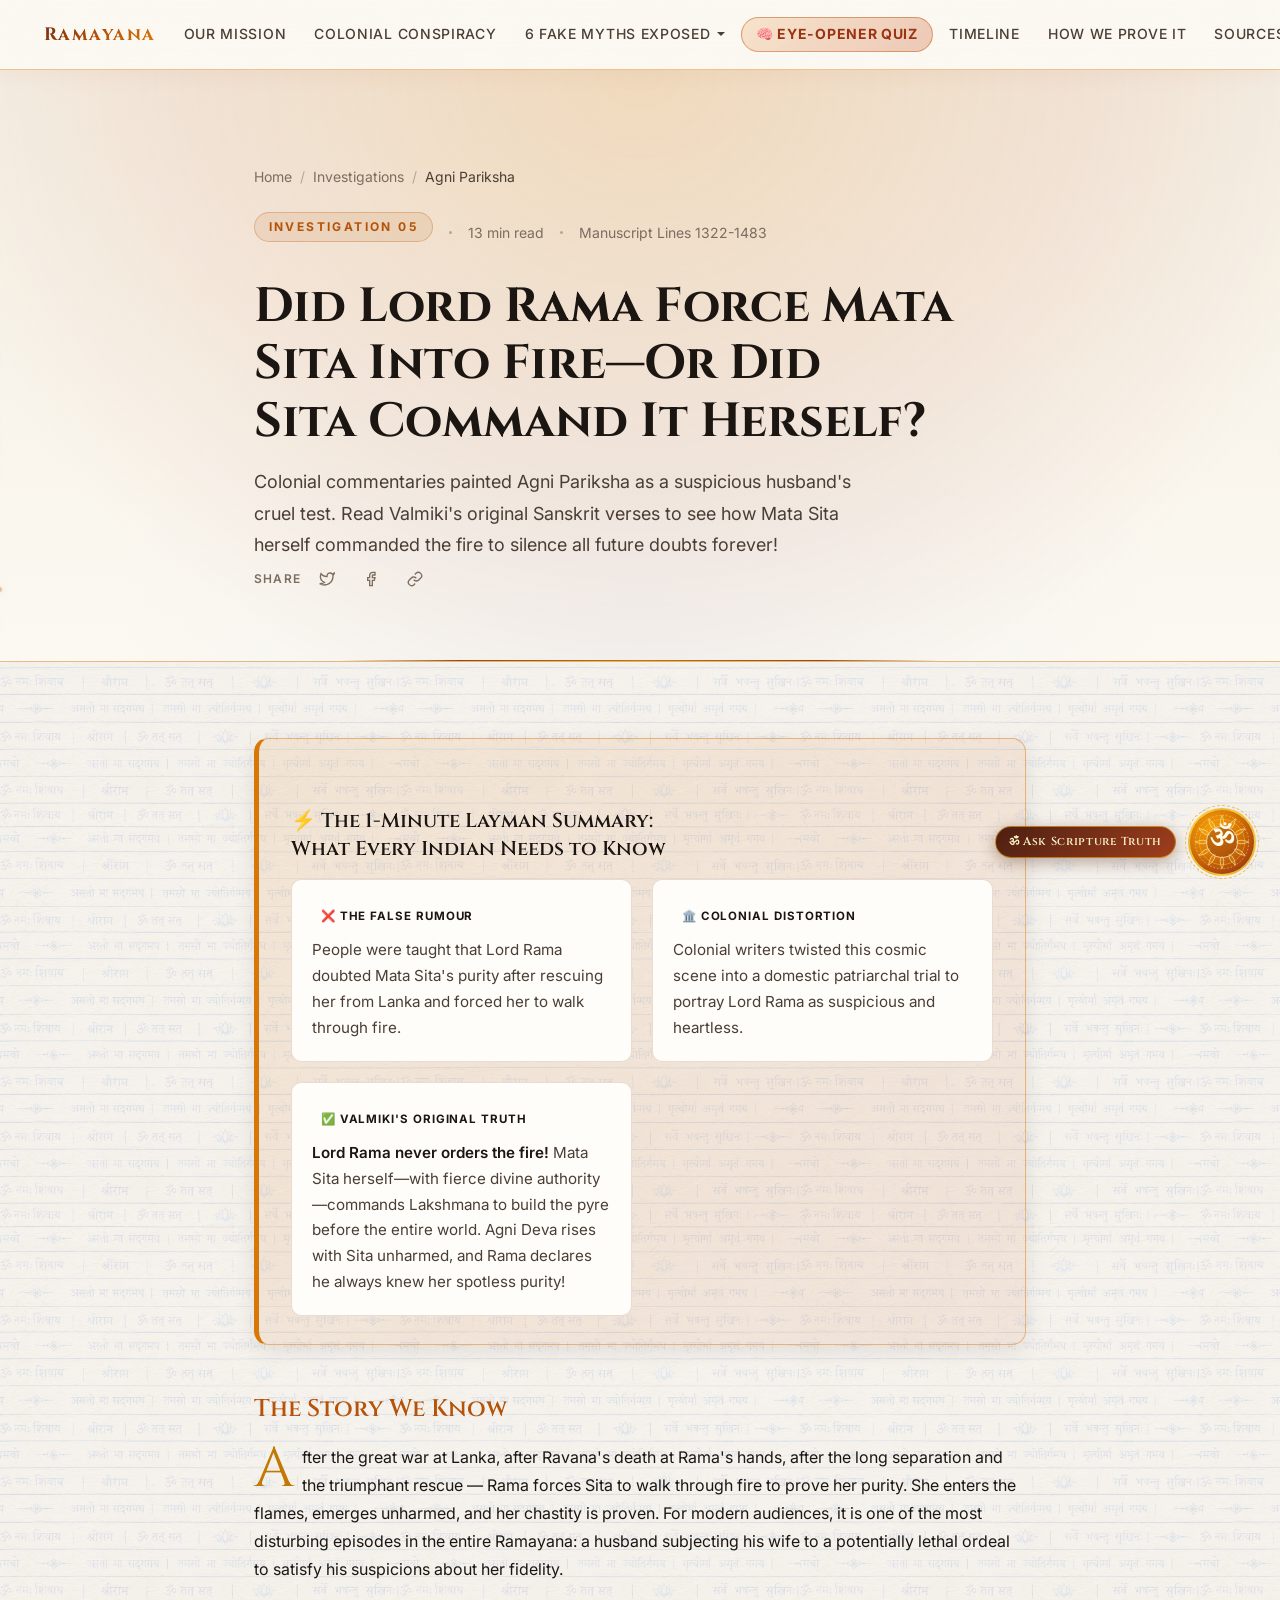
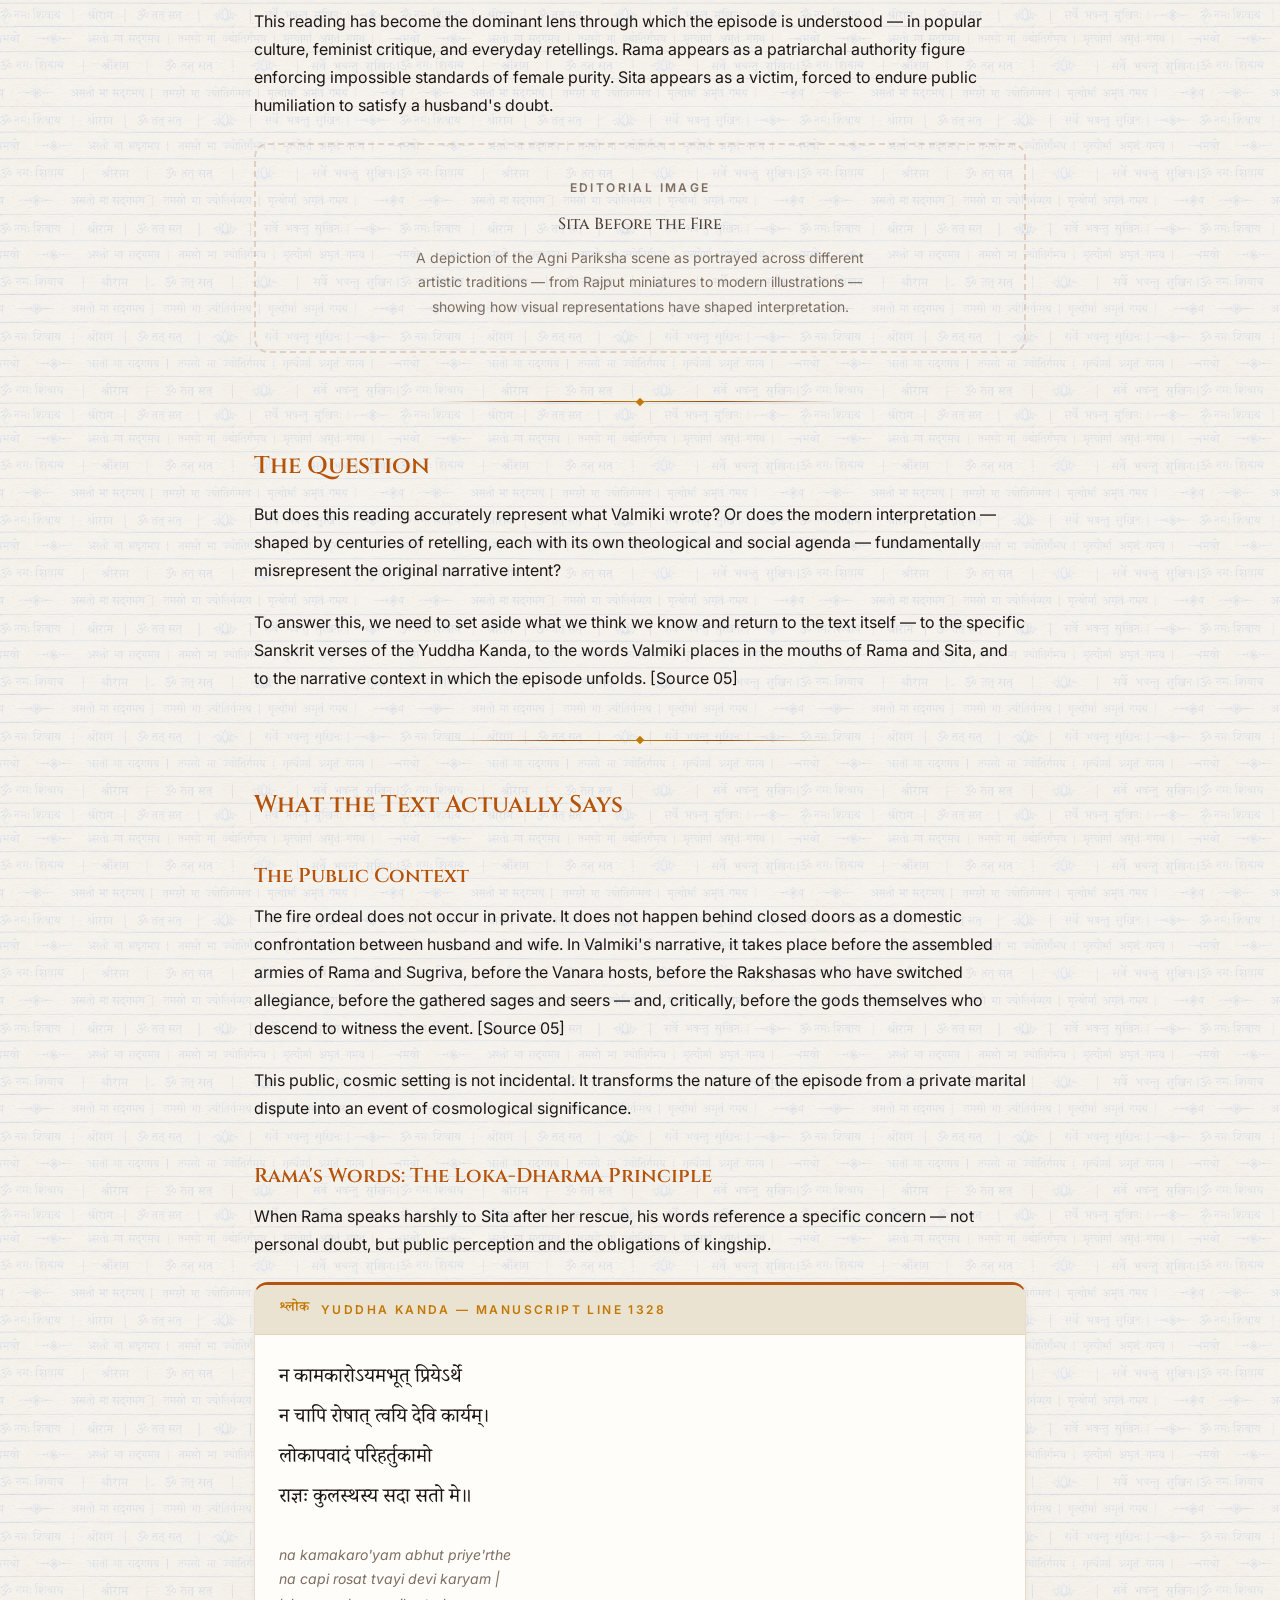
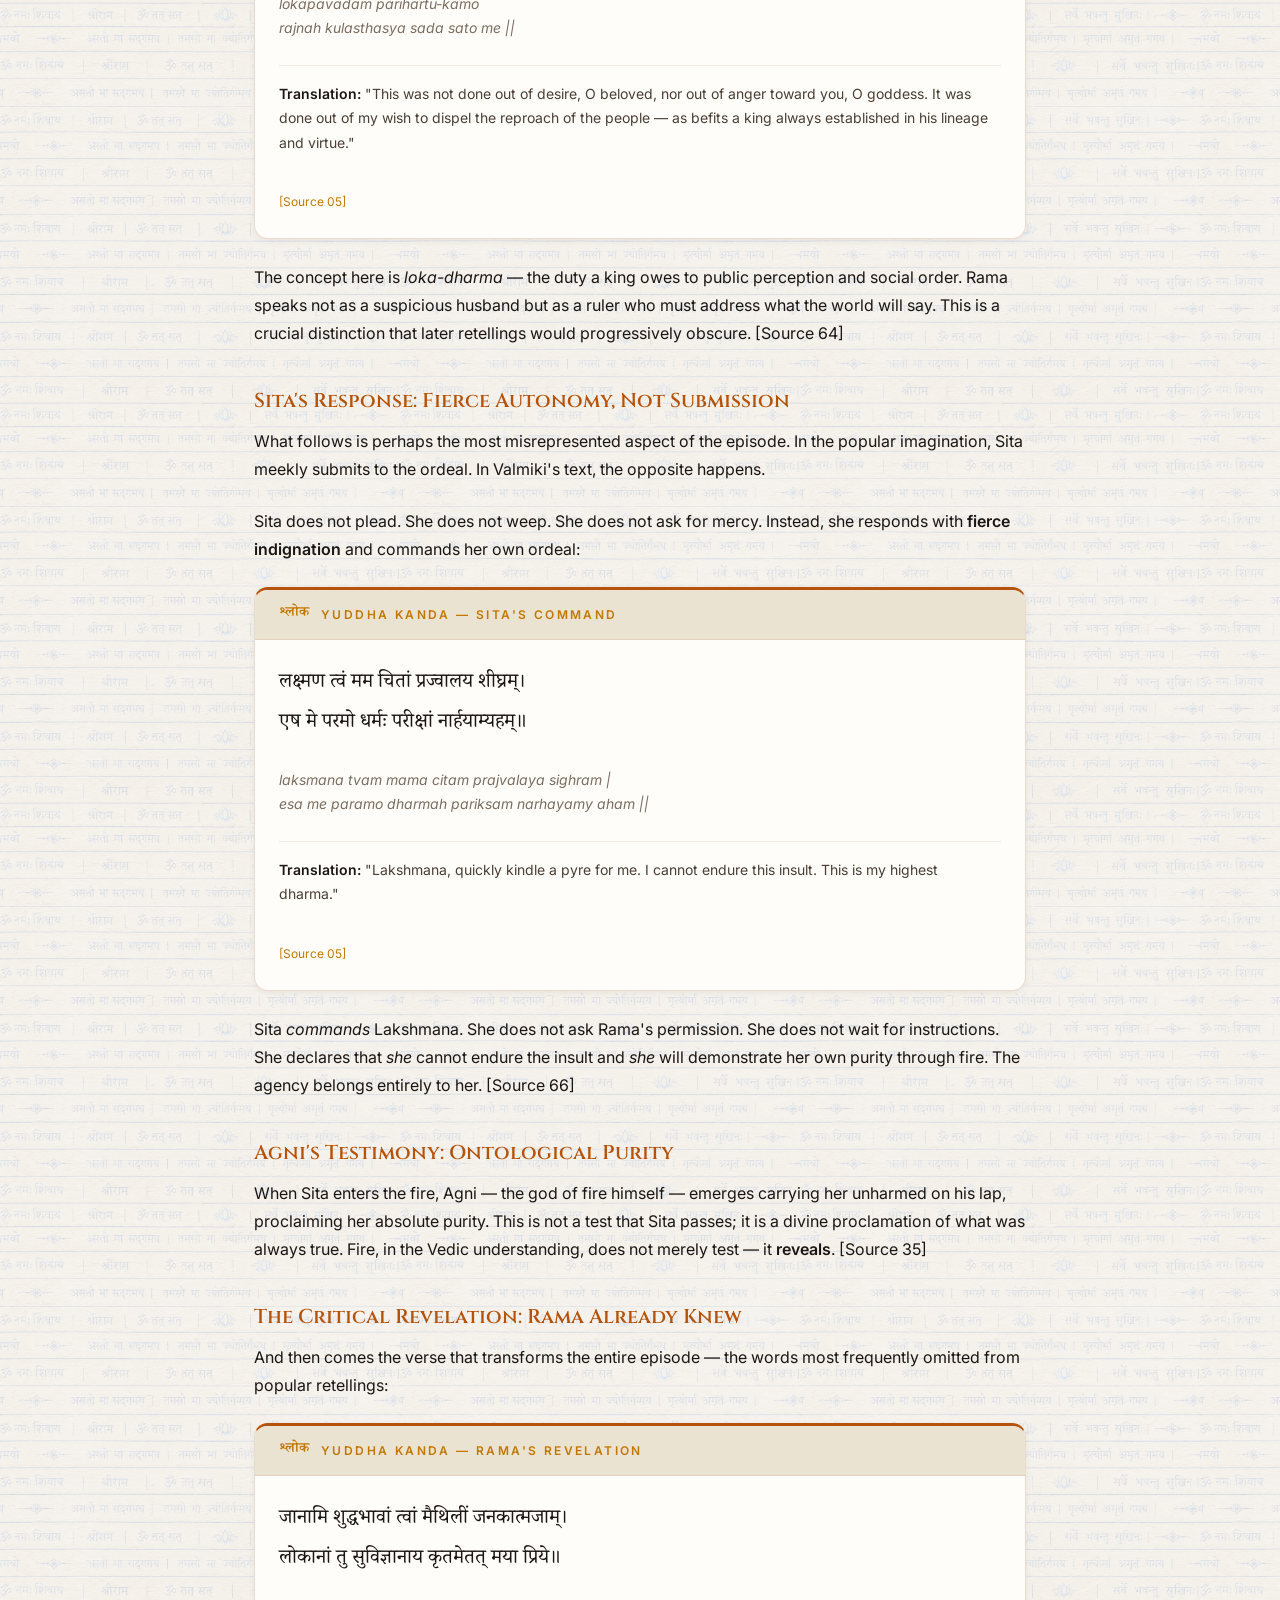
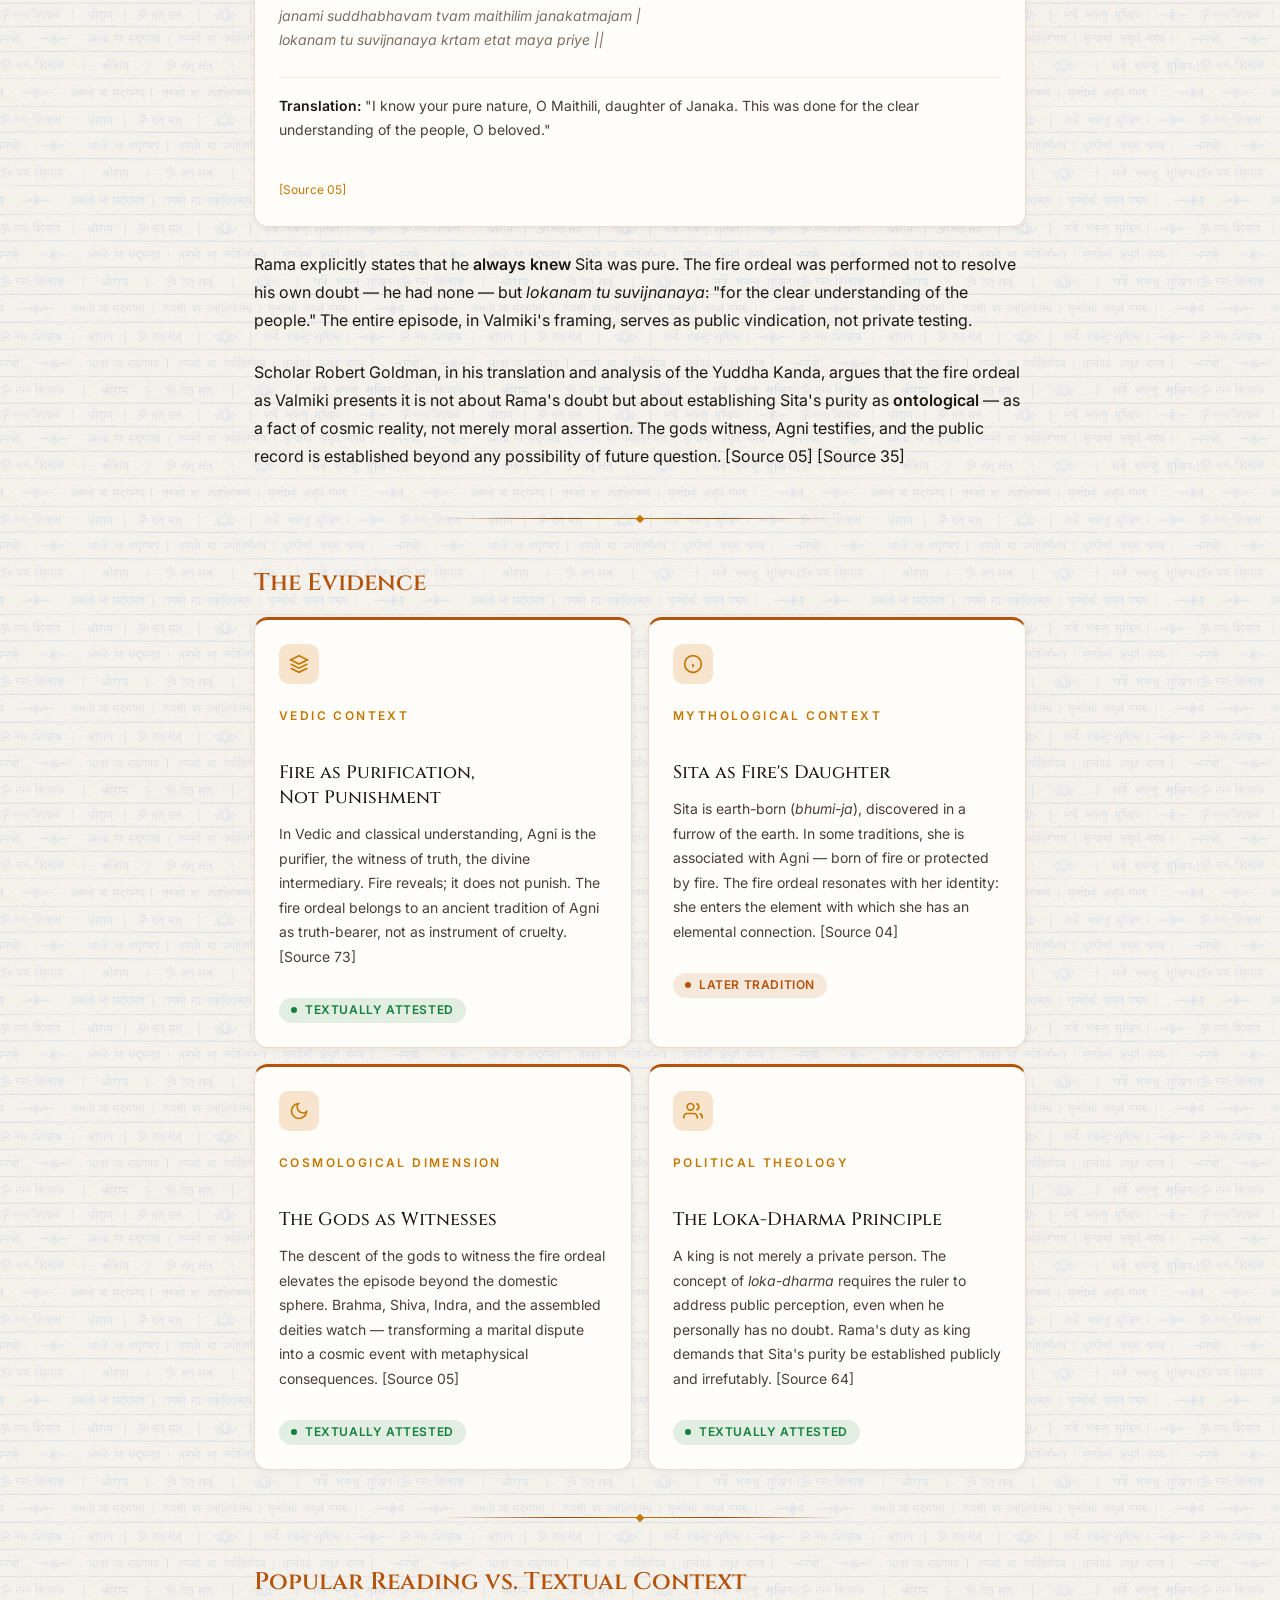
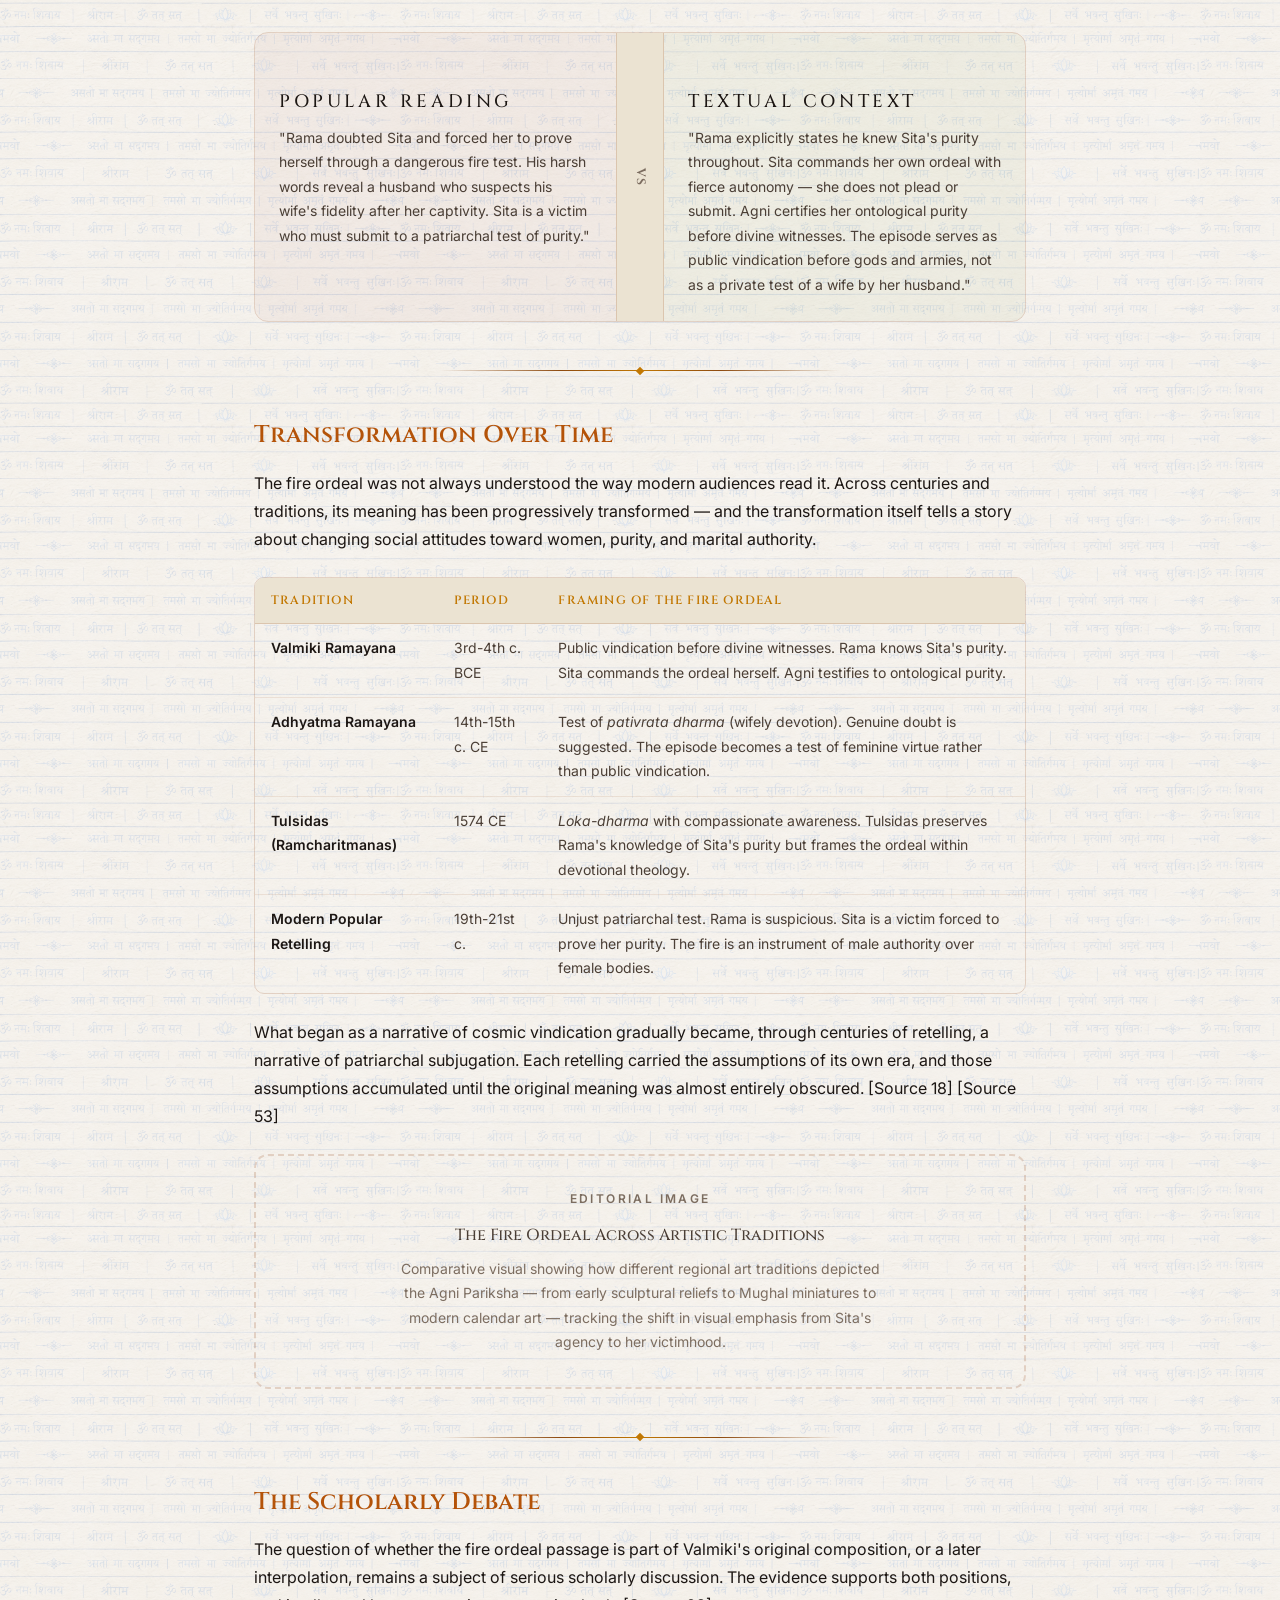
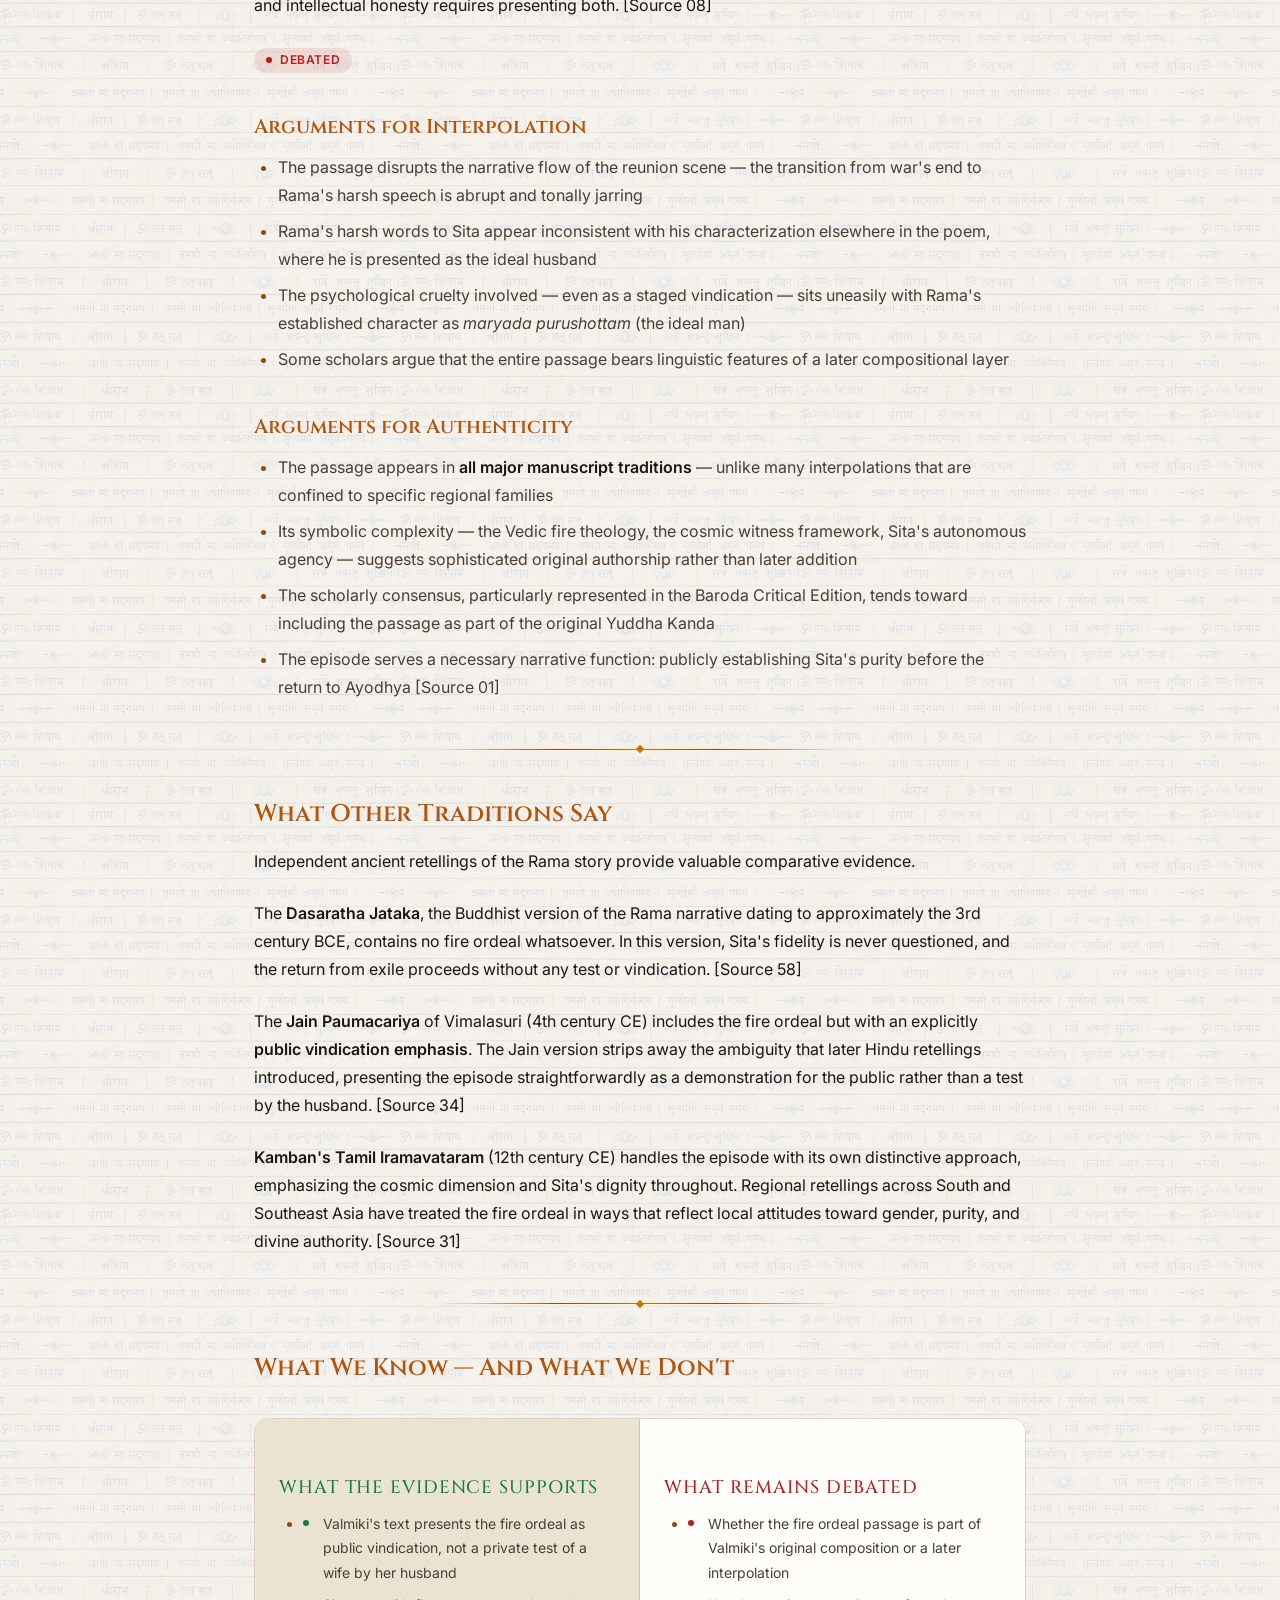
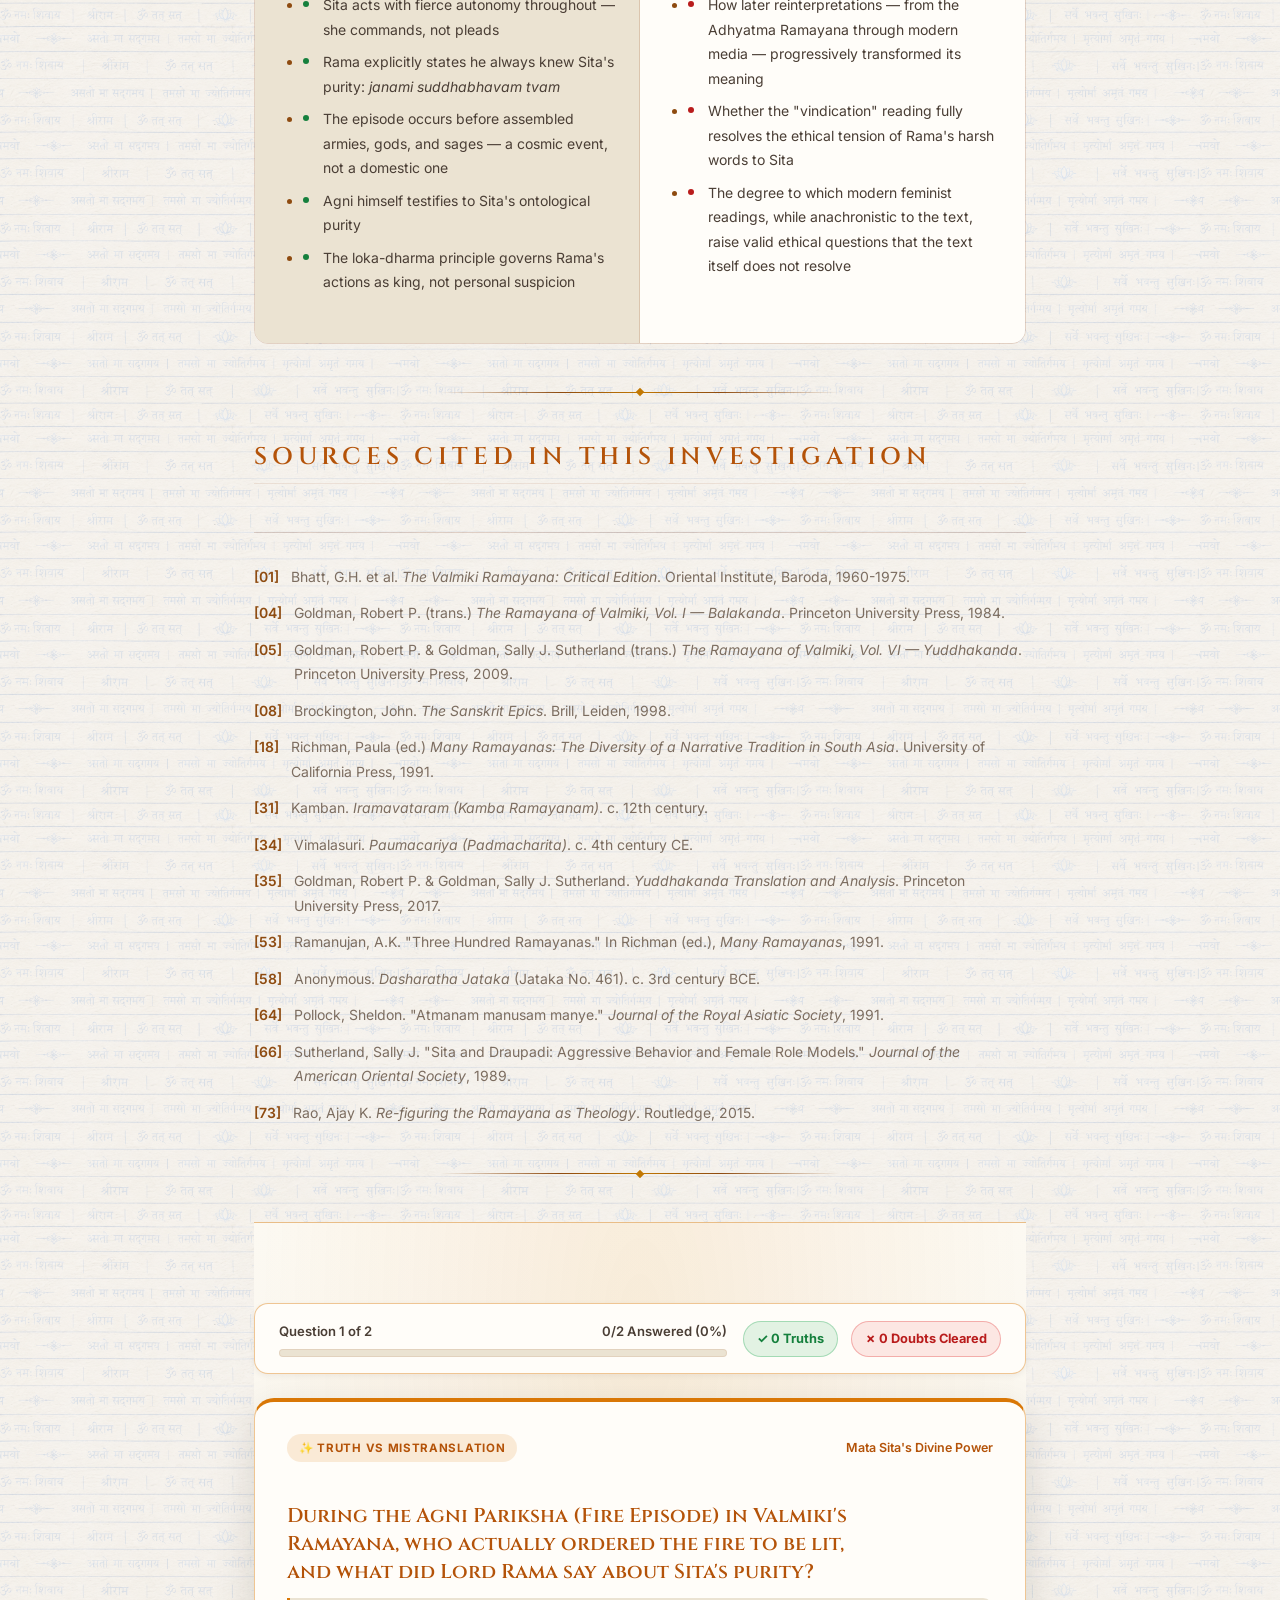
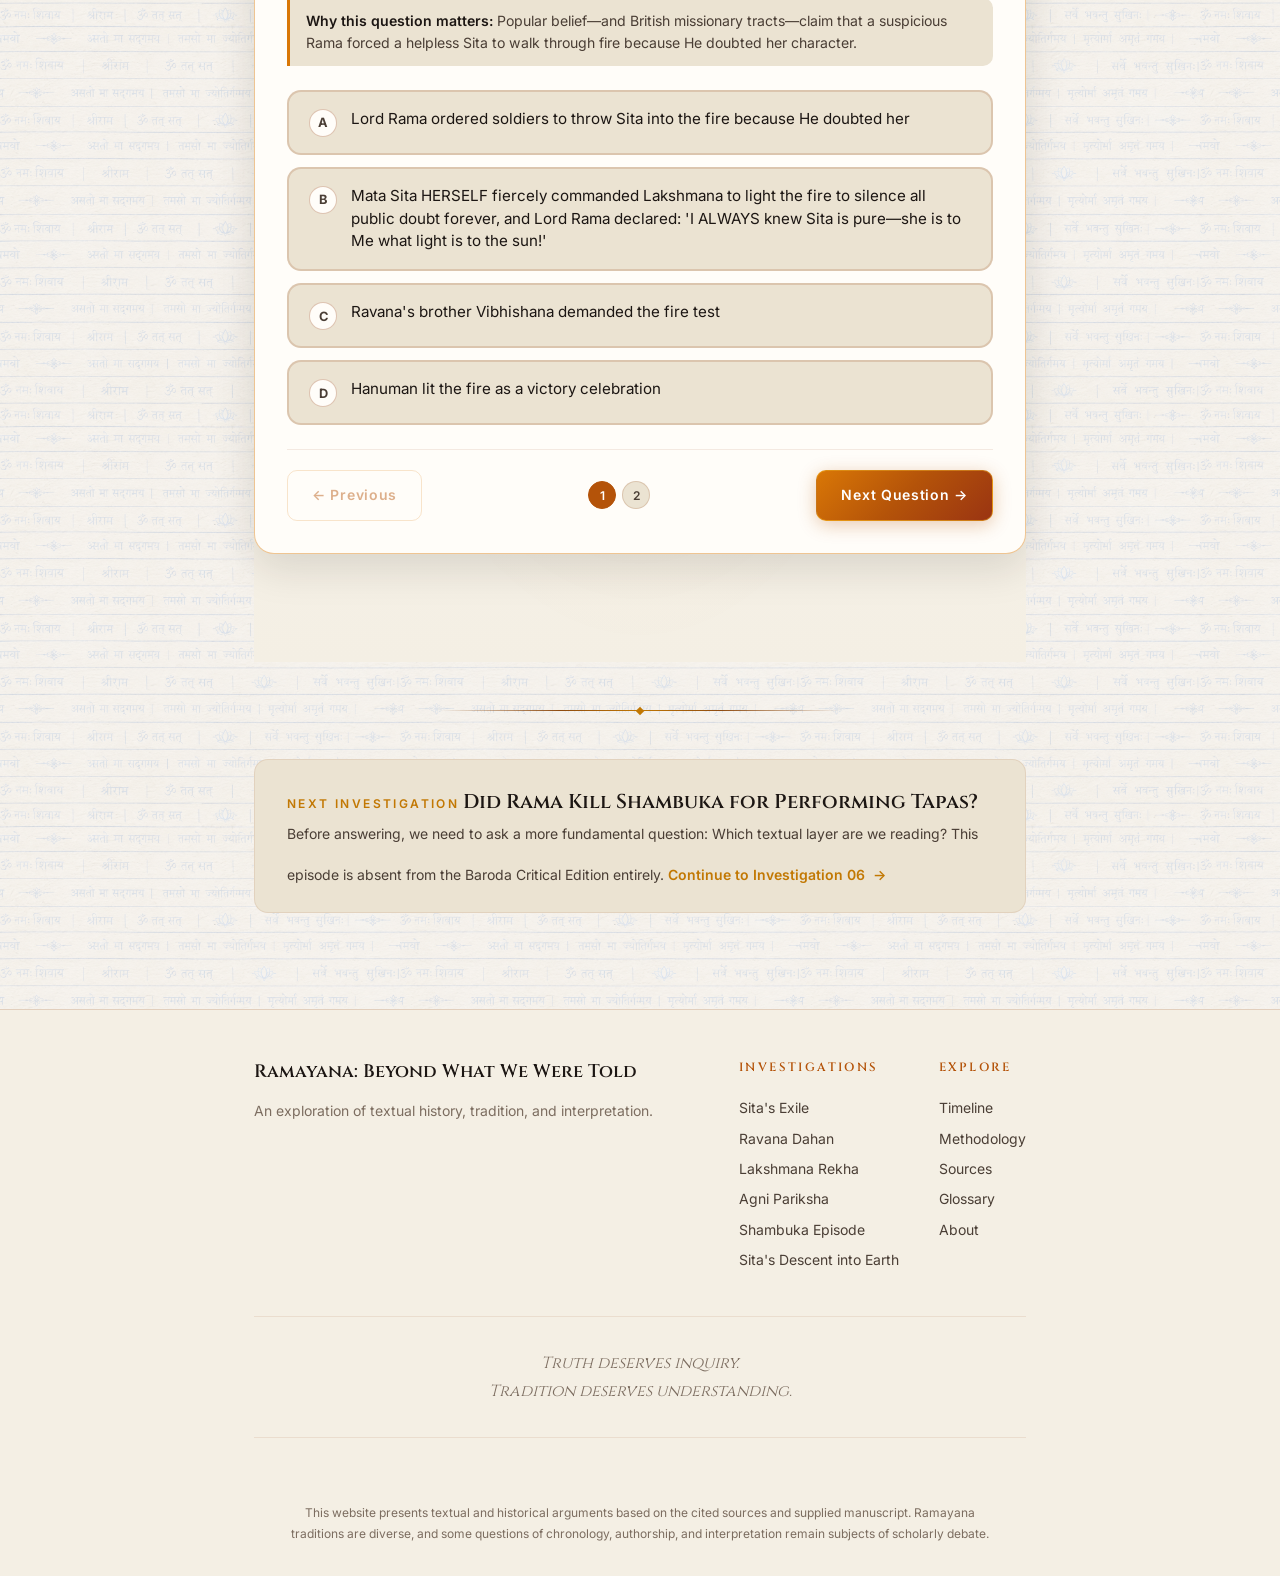
<file: facts/agni-pariksha.html>
<!DOCTYPE html>
<html lang="en">
<head>
    <meta charset="UTF-8">
    <meta name="viewport" content="width=device-width, initial-scale=1.0">
    <title>Agni Pariksha: Was Sita's Fire Ordeal a Test or Public Vindication? | Ramayana: Beyond What We Were Told</title>
    <meta name="description" content="Investigation 05: Valmiki's text presents the fire ordeal as public vindication before divine witnesses, not a private test. Sita commands her own ordeal with fierce autonomy. Rama explicitly states he always knew her purity.">
    <meta name="keywords" content="Agni Pariksha, Sita fire ordeal, Ramayana fire test, Sita purity, Valmiki Ramayana, Yuddha Kanda, public vindication, loka-dharma, critical edition">
    <link rel="canonical" href="">
    <meta property="og:title" content="Was Agni Pariksha a Test or a Public Vindication?">
    <meta property="og:description" content="In Valmiki's text, Sita commands her own fire ordeal with fierce autonomy, and Rama reveals he always knew her purity. The episode functions as cosmic vindication, not a husband's test.">
    <meta property="og:type" content="article">
    <meta name="twitter:card" content="summary_large_image">
    <meta name="twitter:title" content="Agni Pariksha: Test or Public Vindication?">
    <meta name="twitter:description" content="Examining what Valmiki's text actually says about the fire ordeal — and how centuries of retelling transformed its meaning.">
    <meta property="og:image" content="../images/og-image.png">
    <meta name="twitter:image" content="../images/og-image.png">
    <link rel="icon" type="image/png" href="../images/favicon.png">
    <link rel="preconnect" href="https://fonts.googleapis.com">
    <link rel="preconnect" href="https://fonts.gstatic.com" crossorigin>
    <link href="https://fonts.googleapis.com/css2?family=Cinzel:wght@400;500;600;700&family=Inter:wght@300;400;500;600&family=Noto+Serif+Devanagari:wght@400;600&display=swap" rel="stylesheet">
    <link rel="stylesheet" href="../css/reset.css?v=4">
    <link rel="stylesheet" href="../css/variables.css?v=4">
    <link rel="stylesheet" href="../css/main.css?v=4">
    <link rel="stylesheet" href="../css/components.css?v=4">
    <link rel="stylesheet" href="../css/article.css?v=4">
    <link rel="stylesheet" href="../css/responsive.css?v=4">
    <link rel="stylesheet" href="../css/chatbot.css?v=4">
    <link rel="stylesheet" href="../css/animations-fx.css?v=4">
    <script type="application/ld+json">
    {
        "@context": "https://schema.org",
        "@type": "Article",
        "headline": "Was Agni Pariksha a Test — or a Public Vindication?",
        "description": "An investigation into Valmiki's original narrative of the fire ordeal, examining how later retellings transformed its meaning from public vindication to patriarchal test.",
        "author": {
            "@type": "Organization",
            "name": "Ramayana: Beyond What We Were Told"
        },
        "publisher": {
            "@type": "Organization",
            "name": "Ramayana: Beyond What We Were Told"
        },
        "mainEntityOfPage": {
            "@type": "WebPage"
        },
        "keywords": ["Agni Pariksha", "Sita", "fire ordeal", "Valmiki Ramayana", "public vindication", "loka-dharma"],
        "isPartOf": {
            "@type": "WebSite",
            "name": "Ramayana: Beyond What We Were Told"
        }
    }
    </script>
</head>
<body>
    <a href="#main-content" class="skip-to-content">Skip to main content</a>
    <div class="reading-progress" role="progressbar" aria-label="Reading progress" aria-valuemin="0" aria-valuemax="100" aria-valuenow="0">
        <div class="reading-progress__bar"></div>
    </div>

    <header class="site-header" role="banner">
        <div class="header-container">
            <a href="../index.html" class="site-logo" aria-label="Home">
                <span class="logo-text">Ramayana</span>
            </a>
            <nav class="main-nav" role="navigation" aria-label="Main navigation">
                <ul class="nav-links">
                    <li><a href="../index.html" data-i18n="nav-discover">Our Mission</a></li>
                    <li><a href="../index.html#conspiracy">Colonial Conspiracy</a></li>
                    <li class="nav-dropdown">
                        <a href="../index.html#investigations" aria-haspopup="true" class="active" data-i18n="nav-investigations">6 Fake Myths Exposed</a>
                        <ul class="dropdown-menu">
                            <li><a href="sita-exile.html" data-i18n="nav-sita-exile">Sita's Exile Myth</a></li>
                            <li><a href="ravana-dahan.html" data-i18n="nav-ravana-dahan">Ravana Dahan &amp; Penance</a></li>
                            <li><a href="lakshmana-rekha.html" data-i18n="nav-lakshmana-rekha">Lakshmana Rekha</a></li>
                            <li><a href="agni-pariksha.html" class="active" data-i18n="nav-agni-pariksha">Agni Pariksha Truth</a></li>
                            <li><a href="shambuka.html" data-i18n="nav-shambuka">The Shambuka Story</a></li>
                            <li><a href="sita-earth.html" data-i18n="nav-sita-earth">Sita's Descent into Earth</a></li>
                        </ul>
                    </li>
                    <li><a href="../quiz.html" class="nav-quiz-highlight">🧠 Eye-Opener Quiz</a></li>
                    <li><a href="../timeline.html" data-i18n="nav-timeline">Timeline</a></li>
                    <li><a href="../methodology.html" data-i18n="nav-how-we-know">How We Prove It</a></li>
                    <li><a href="../sources.html" data-i18n="nav-sources">Sources</a></li>
                    <li><a href="../about.html" data-i18n="nav-about">About Mission</a></li>
                </ul>
            </nav>
            <div class="header-actions">
                <button class="lang-toggle" aria-label="हिन्दी में पढ़ें" title="हिन्दी में पढ़ें">
                    <span class="lang-label">हिं</span>
                </button>
                <button class="search-toggle" aria-label="Open search" title="Search (Ctrl+K)">
                    <svg width="20" height="20" viewBox="0 0 24 24" fill="none" stroke="currentColor" stroke-width="2" stroke-linecap="round" stroke-linejoin="round"><circle cx="11" cy="11" r="8"/><line x1="21" y1="21" x2="16.65" y2="16.65"/></svg>
                </button>
                <button class="theme-toggle" aria-label="Toggle reading mode" title="Toggle reading mode">
                    <svg class="icon-sun" width="20" height="20" viewBox="0 0 24 24" fill="none" stroke="currentColor" stroke-width="2"><circle cx="12" cy="12" r="5"/><line x1="12" y1="1" x2="12" y2="3"/><line x1="12" y1="21" x2="12" y2="23"/><line x1="4.22" y1="4.22" x2="5.64" y2="5.64"/><line x1="18.36" y1="18.36" x2="19.78" y2="19.78"/><line x1="1" y1="12" x2="3" y2="12"/><line x1="21" y1="12" x2="23" y2="12"/><line x1="4.22" y1="19.78" x2="5.64" y2="18.36"/><line x1="18.36" y1="5.64" x2="19.78" y2="4.22"/></svg>
                    <svg class="icon-moon" width="20" height="20" viewBox="0 0 24 24" fill="none" stroke="currentColor" stroke-width="2"><path d="M21 12.79A9 9 0 1 1 11.21 3 7 7 0 0 0 21 12.79z"/></svg>
                </button>
                <button class="mobile-menu-toggle" aria-label="Open menu" aria-expanded="false">
                    <span class="hamburger-line"></span>
                    <span class="hamburger-line"></span>
                    <span class="hamburger-line"></span>
                </button>
            </div>
        </div>
    </header>

    <main id="main-content">
        <!-- ARTICLE HERO -->
        <section class="article-hero" aria-label="Article introduction">
            <div class="article-hero-content">
                <nav class="breadcrumbs" aria-label="Breadcrumb">
                    <a href="../index.html" data-i18n="breadcrumb-home">Home</a>
                    <span class="separator" aria-hidden="true">/</span>
                    <a href="../index.html#investigations" data-i18n="breadcrumb-investigations">Investigations</a>
                    <span class="separator" aria-hidden="true">/</span>
                    <span class="current" aria-current="page" data-i18n="agni-breadcrumb">Agni Pariksha</span>
                </nav>

                <div class="article-meta">
                    <span class="card-label" data-i18n="agni-label">Investigation 05</span>
                    <div class="divider" aria-hidden="true"></div>
                    <span class="reading-time" aria-label="Estimated reading time">
                        <svg width="14" height="14" viewBox="0 0 24 24" fill="none" stroke="currentColor" stroke-width="2"><circle cx="12" cy="12" r="10"/><polyline points="12 6 12 12 16 14"/></svg>
                        <span data-i18n="agni-reading-time">18 min read</span>
                    </span>
                    <div class="divider" aria-hidden="true"></div>
                    <span data-i18n="agni-manuscript-lines">Manuscript Lines 1322-1483</span>
                </div>

                <h1 data-i18n="agni-title">Did Lord Rama Force Mata Sita Into Fire—Or Did Sita Command It Herself?</h1>
                <p class="lead" data-i18n="agni-lead">Colonial commentaries painted Agni Pariksha as a suspicious husband's cruel test. Read Valmiki's original Sanskrit verses to see how Mata Sita herself commanded the fire to silence all future doubts forever!</p>

                <div class="share-buttons" aria-label="Share this investigation">
                    <span style="font-size: var(--text-xs); color: var(--text-tertiary); text-transform: uppercase; letter-spacing: var(--tracking-wider); font-weight: var(--weight-semibold);" data-i18n="share-label">Share</span>
                    <button class="share-btn" aria-label="Share on Twitter" onclick="window.open('https://twitter.com/intent/tweet?text=' + encodeURIComponent(document.title) + '&url=' + encodeURIComponent(window.location.href), '_blank')">
                        <svg viewBox="0 0 24 24" fill="none" stroke="currentColor" stroke-width="2"><path d="M23 3a10.9 10.9 0 0 1-3.14 1.53 4.48 4.48 0 0 0-7.86 3v1A10.66 10.66 0 0 1 3 4s-4 9 5 13a11.64 11.64 0 0 1-7 2c9 5 20 0 20-11.5a4.5 4.5 0 0 0-.08-.83A7.72 7.72 0 0 0 23 3z"/></svg>
                    </button>
                    <button class="share-btn" aria-label="Share on Facebook" onclick="window.open('https://www.facebook.com/sharer/sharer.php?u=' + encodeURIComponent(window.location.href), '_blank')">
                        <svg viewBox="0 0 24 24" fill="none" stroke="currentColor" stroke-width="2"><path d="M18 2h-3a5 5 0 0 0-5 5v3H7v4h3v8h4v-8h3l1-4h-4V7a1 1 0 0 1 1-1h3z"/></svg>
                    </button>
                    <button class="share-btn" aria-label="Copy link" onclick="navigator.clipboard.writeText(window.location.href).then(() => this.setAttribute('aria-label', 'Link copied!'))">
                        <svg viewBox="0 0 24 24" fill="none" stroke="currentColor" stroke-width="2"><path d="M10 13a5 5 0 0 0 7.54.54l3-3a5 5 0 0 0-7.07-7.07l-1.72 1.71"/><path d="M14 11a5 5 0 0 0-7.54-.54l-3 3a5 5 0 0 0 7.07 7.07l1.71-1.71"/></svg>
                    </button>
                </div>
            </div>
        </section>

        <!-- ARTICLE BODY -->
        <article class="article-body investigation-content" aria-label="Investigation content">

            <!-- SIMPLE LAYMAN SUMMARY BANNER -->
            <div class="mission-truth-banner fade-in">
                <h3>⚡ The 1-Minute Layman Summary: What Every Indian Needs to Know</h3>
                <div class="truth-columns">
                    <div class="truth-col">
                        <span class="truth-col-label">❌ The False Rumour</span>
                        <p>People were taught that Lord Rama doubted Mata Sita's purity after rescuing her from Lanka and forced her to walk through fire.</p>
                    </div>
                    <div class="truth-col">
                        <span class="truth-col-label">🏛️ Colonial Distortion</span>
                        <p>Colonial writers twisted this cosmic scene into a domestic patriarchal trial to portray Lord Rama as suspicious and heartless.</p>
                    </div>
                    <div class="truth-col">
                        <span class="truth-col-label">✅ Valmiki's Original Truth</span>
                        <p><strong>Lord Rama never orders the fire!</strong> Mata Sita herself—with fierce divine authority—commands Lakshmana to build the pyre before the entire world. Agni Deva rises with Sita unharmed, and Rama declares he always knew her spotless purity!</p>
                    </div>
                </div>
            </div>

            <!-- THE STORY WE KNOW -->
            <h2 data-i18n="agni-h2-story">The Story We Know</h2>
            <p class="drop-cap" data-i18n="agni-story-p1">After the great war at Lanka, after Ravana's death at Rama's hands, after the long separation and the triumphant rescue &mdash; Rama forces Sita to walk through fire to prove her purity. She enters the flames, emerges unharmed, and her chastity is proven. For modern audiences, it is one of the most disturbing episodes in the entire Ramayana: a husband subjecting his wife to a potentially lethal ordeal to satisfy his suspicions about her fidelity.</p>
            <p data-i18n="agni-story-p2">This reading has become the dominant lens through which the episode is understood &mdash; in popular culture, feminist critique, and everyday retellings. Rama appears as a patriarchal authority figure enforcing impossible standards of female purity. Sita appears as a victim, forced to endure public humiliation to satisfy a husband's doubt.</p>

            <div class="editorial-image-placeholder">
                <p class="placeholder-label" data-i18n="agni-img-label">Editorial Image</p>
                <p class="placeholder-title" data-i18n="agni-img-title">Sita Before the Fire</p>
                <p class="placeholder-description" data-i18n="agni-img-desc">A depiction of the Agni Pariksha scene as portrayed across different artistic traditions &mdash; from Rajput miniatures to modern illustrations &mdash; showing how visual representations have shaped interpretation.</p>
            </div>

            <div class="section-divider" aria-hidden="true"></div>

            <!-- THE QUESTION -->
            <h2 data-i18n="agni-h2-question">The Question</h2>
            <p data-i18n="agni-question-p1">But does this reading accurately represent what Valmiki wrote? Or does the modern interpretation &mdash; shaped by centuries of retelling, each with its own theological and social agenda &mdash; fundamentally misrepresent the original narrative intent?</p>
            <p data-i18n="agni-question-p2">To answer this, we need to set aside what we think we know and return to the text itself &mdash; to the specific Sanskrit verses of the Yuddha Kanda, to the words Valmiki places in the mouths of Rama and Sita, and to the narrative context in which the episode unfolds. <span class="source-ref" data-source="SRC005" role="button" tabindex="0" aria-label="View source SRC005">[Source 05]</span></p>

            <div class="section-divider" aria-hidden="true"></div>

            <!-- WHAT THE TEXT SAYS -->
            <h2 data-i18n="agni-h2-textual">What the Text Actually Says</h2>

            <h3 data-i18n="agni-h3-public">The Public Context</h3>
            <p data-i18n="agni-public-p1">The fire ordeal does not occur in private. It does not happen behind closed doors as a domestic confrontation between husband and wife. In Valmiki's narrative, it takes place before the assembled armies of Rama and Sugriva, before the Vanara hosts, before the Rakshasas who have switched allegiance, before the gathered sages and seers &mdash; and, critically, before the gods themselves who descend to witness the event. <span class="source-ref" data-source="SRC005" role="button" tabindex="0" aria-label="View source SRC005">[Source 05]</span></p>
            <p data-i18n="agni-public-p2">This public, cosmic setting is not incidental. It transforms the nature of the episode from a private marital dispute into an event of cosmological significance.</p>

            <h3 data-i18n="agni-h3-loka">Rama's Words: The Loka-Dharma Principle</h3>
            <p data-i18n="agni-loka-p1">When Rama speaks harshly to Sita after her rescue, his words reference a specific concern &mdash; not personal doubt, but public perception and the obligations of kingship.</p>

            <div class="sanskrit-verse-card">
                <div class="sanskrit-verse-header">
                    <span class="devanagari-label">श्लोक</span>
                    <span data-i18n="agni-verse1-header">Yuddha Kanda &mdash; Manuscript Line 1328</span>
                </div>
                <div class="sanskrit-verse-body">
                    <p class="sanskrit-text">न कामकारोऽयमभूत् प्रियेऽर्थे<br>न चापि रोषात् त्वयि देवि कार्यम्।<br>लोकापवादं परिहर्तुकामो<br>राज्ञः कुलस्थस्य सदा सतो मे॥</p>
                    <p class="verse-transliteration">na kamakaro'yam abhut priye'rthe<br>na capi rosat tvayi devi karyam |<br>lokapavadam parihartu-kamo<br>rajnah kulasthasya sada sato me ||</p>
                    <p class="verse-translation" data-i18n="agni-verse1-translation"><strong>Translation:</strong> "This was not done out of desire, O beloved, nor out of anger toward you, O goddess. It was done out of my wish to dispel the reproach of the people &mdash; as befits a king always established in his lineage and virtue."</p>
                    <span class="verse-source-link"><span class="source-ref" data-source="SRC005" role="button" tabindex="0" aria-label="View source SRC005">[Source 05]</span></span>
                </div>
            </div>

            <p data-i18n="agni-loka-p2">The concept here is <em>loka-dharma</em> &mdash; the duty a king owes to public perception and social order. Rama speaks not as a suspicious husband but as a ruler who must address what the world will say. This is a crucial distinction that later retellings would progressively obscure. <span class="source-ref" data-source="SRC064" role="button" tabindex="0" aria-label="View source SRC064">[Source 64]</span></p>

            <h3 data-i18n="agni-h3-sita">Sita's Response: Fierce Autonomy, Not Submission</h3>
            <p data-i18n="agni-sita-p1">What follows is perhaps the most misrepresented aspect of the episode. In the popular imagination, Sita meekly submits to the ordeal. In Valmiki's text, the opposite happens.</p>
            <p data-i18n="agni-sita-p2">Sita does not plead. She does not weep. She does not ask for mercy. Instead, she responds with <strong>fierce indignation</strong> and commands her own ordeal:</p>

            <div class="sanskrit-verse-card">
                <div class="sanskrit-verse-header">
                    <span class="devanagari-label">श्लोक</span>
                    <span data-i18n="agni-verse2-header">Yuddha Kanda &mdash; Sita's Command</span>
                </div>
                <div class="sanskrit-verse-body">
                    <p class="sanskrit-text">लक्ष्मण त्वं मम चितां प्रज्वालय शीघ्रम्।<br>एष मे परमो धर्मः परीक्षां नार्हयाम्यहम्॥</p>
                    <p class="verse-transliteration">laksmana tvam mama citam prajvalaya sighram |<br>esa me paramo dharmah pariksam narhayamy aham ||</p>
                    <p class="verse-translation" data-i18n="agni-verse2-translation"><strong>Translation:</strong> "Lakshmana, quickly kindle a pyre for me. I cannot endure this insult. This is my highest dharma."</p>
                    <span class="verse-source-link"><span class="source-ref" data-source="SRC005" role="button" tabindex="0" aria-label="View source SRC005">[Source 05]</span></span>
                </div>
            </div>

            <p data-i18n="agni-sita-p3">Sita <em>commands</em> Lakshmana. She does not ask Rama's permission. She does not wait for instructions. She declares that <em>she</em> cannot endure the insult and <em>she</em> will demonstrate her own purity through fire. The agency belongs entirely to her. <span class="source-ref" data-source="SRC066" role="button" tabindex="0" aria-label="View source SRC066">[Source 66]</span></p>

            <h3 data-i18n="agni-h3-agni">Agni's Testimony: Ontological Purity</h3>
            <p data-i18n="agni-agni-p1">When Sita enters the fire, Agni &mdash; the god of fire himself &mdash; emerges carrying her unharmed on his lap, proclaiming her absolute purity. This is not a test that Sita passes; it is a divine proclamation of what was always true. Fire, in the Vedic understanding, does not merely test &mdash; it <strong>reveals</strong>. <span class="source-ref" data-source="SRC035" role="button" tabindex="0" aria-label="View source SRC035">[Source 35]</span></p>

            <h3 data-i18n="agni-h3-revelation">The Critical Revelation: Rama Already Knew</h3>
            <p data-i18n="agni-revelation-p1">And then comes the verse that transforms the entire episode &mdash; the words most frequently omitted from popular retellings:</p>

            <div class="sanskrit-verse-card">
                <div class="sanskrit-verse-header">
                    <span class="devanagari-label">श्लोक</span>
                    <span data-i18n="agni-verse3-header">Yuddha Kanda &mdash; Rama's Revelation</span>
                </div>
                <div class="sanskrit-verse-body">
                    <p class="sanskrit-text">जानामि शुद्धभावां त्वां मैथिलीं जनकात्मजाम्।<br>लोकानां तु सुविज्ञानाय कृतमेतत् मया प्रिये॥</p>
                    <p class="verse-transliteration">janami suddhabhavam tvam maithilim janakatmajam |<br>lokanam tu suvijnanaya krtam etat maya priye ||</p>
                    <p class="verse-translation" data-i18n="agni-verse3-translation"><strong>Translation:</strong> "I know your pure nature, O Maithili, daughter of Janaka. This was done for the clear understanding of the people, O beloved."</p>
                    <span class="verse-source-link"><span class="source-ref" data-source="SRC005" role="button" tabindex="0" aria-label="View source SRC005">[Source 05]</span></span>
                </div>
            </div>

            <p data-i18n="agni-revelation-p2">Rama explicitly states that he <strong>always knew</strong> Sita was pure. The fire ordeal was performed not to resolve his own doubt &mdash; he had none &mdash; but <em>lokanam tu suvijnanaya</em>: "for the clear understanding of the people." The entire episode, in Valmiki's framing, serves as public vindication, not private testing.</p>

            <p data-i18n="agni-revelation-p3">Scholar Robert Goldman, in his translation and analysis of the Yuddha Kanda, argues that the fire ordeal as Valmiki presents it is not about Rama's doubt but about establishing Sita's purity as <strong>ontological</strong> &mdash; as a fact of cosmic reality, not merely moral assertion. The gods witness, Agni testifies, and the public record is established beyond any possibility of future question. <span class="source-ref" data-source="SRC005" role="button" tabindex="0" aria-label="View source SRC005">[Source 05]</span> <span class="source-ref" data-source="SRC035" role="button" tabindex="0" aria-label="View source SRC035">[Source 35]</span></p>

            <div class="section-divider" aria-hidden="true"></div>

            <!-- THE EVIDENCE -->
            <h2 data-i18n="agni-h2-evidence">The Evidence</h2>

            <div class="evidence-grid">
                <div class="evidence-card">
                    <div class="evidence-card-icon">
                        <svg viewBox="0 0 24 24" fill="none" stroke="currentColor" stroke-width="2"><path d="M12 2L2 7l10 5 10-5-10-5z"/><path d="M2 17l10 5 10-5"/><path d="M2 12l10 5 10-5"/></svg>
                    </div>
                    <span class="evidence-card-type" data-i18n="agni-ev1-type">Vedic Context</span>
                    <h4 data-i18n="agni-ev1-title">Fire as Purification, Not Punishment</h4>
                    <p data-i18n="agni-ev1-text">In Vedic and classical understanding, Agni is the purifier, the witness of truth, the divine intermediary. Fire reveals; it does not punish. The fire ordeal belongs to an ancient tradition of Agni as truth-bearer, not as instrument of cruelty. <span class="source-ref" data-source="SRC073" role="button" tabindex="0" aria-label="View source SRC073">[Source 73]</span></p>
                    <span class="confidence-badge confidence-badge--attested" data-i18n="badge-attested">Textually Attested</span>
                </div>
                <div class="evidence-card">
                    <div class="evidence-card-icon">
                        <svg viewBox="0 0 24 24" fill="none" stroke="currentColor" stroke-width="2"><circle cx="12" cy="12" r="10"/><path d="M12 16v-4"/><path d="M12 8h.01"/></svg>
                    </div>
                    <span class="evidence-card-type" data-i18n="agni-ev2-type">Mythological Context</span>
                    <h4 data-i18n="agni-ev2-title">Sita as Fire's Daughter</h4>
                    <p data-i18n="agni-ev2-text">Sita is earth-born (<em>bhumi-ja</em>), discovered in a furrow of the earth. In some traditions, she is associated with Agni &mdash; born of fire or protected by fire. The fire ordeal resonates with her identity: she enters the element with which she has an elemental connection. <span class="source-ref" data-source="SRC004" role="button" tabindex="0" aria-label="View source SRC004">[Source 04]</span></p>
                    <span class="confidence-badge confidence-badge--tradition" data-i18n="agni-badge-tradition">Later Tradition</span>
                </div>
                <div class="evidence-card">
                    <div class="evidence-card-icon">
                        <svg viewBox="0 0 24 24" fill="none" stroke="currentColor" stroke-width="2"><path d="M21 12.79A9 9 0 1 1 11.21 3 7 7 0 0 0 21 12.79z"/></svg>
                    </div>
                    <span class="evidence-card-type" data-i18n="agni-ev3-type">Cosmological Dimension</span>
                    <h4 data-i18n="agni-ev3-title">The Gods as Witnesses</h4>
                    <p data-i18n="agni-ev3-text">The descent of the gods to witness the fire ordeal elevates the episode beyond the domestic sphere. Brahma, Shiva, Indra, and the assembled deities watch &mdash; transforming a marital dispute into a cosmic event with metaphysical consequences. <span class="source-ref" data-source="SRC005" role="button" tabindex="0" aria-label="View source SRC005">[Source 05]</span></p>
                    <span class="confidence-badge confidence-badge--attested" data-i18n="badge-attested">Textually Attested</span>
                </div>
                <div class="evidence-card">
                    <div class="evidence-card-icon">
                        <svg viewBox="0 0 24 24" fill="none" stroke="currentColor" stroke-width="2"><path d="M17 21v-2a4 4 0 0 0-4-4H5a4 4 0 0 0-4 4v2"/><circle cx="9" cy="7" r="4"/><path d="M23 21v-2a4 4 0 0 0-3-3.87"/><path d="M16 3.13a4 4 0 0 1 0 7.75"/></svg>
                    </div>
                    <span class="evidence-card-type" data-i18n="agni-ev4-type">Political Theology</span>
                    <h4 data-i18n="agni-ev4-title">The Loka-Dharma Principle</h4>
                    <p data-i18n="agni-ev4-text">A king is not merely a private person. The concept of <em>loka-dharma</em> requires the ruler to address public perception, even when he personally has no doubt. Rama's duty as king demands that Sita's purity be established publicly and irrefutably. <span class="source-ref" data-source="SRC064" role="button" tabindex="0" aria-label="View source SRC064">[Source 64]</span></p>
                    <span class="confidence-badge confidence-badge--attested" data-i18n="badge-attested">Textually Attested</span>
                </div>
            </div>

            <div class="section-divider" aria-hidden="true"></div>

            <!-- TEXT COMPARISON -->
            <h2 data-i18n="agni-h2-comparison">Popular Reading vs. Textual Context</h2>

            <div class="text-comparison">
                <div class="comparison-side comparison-side--popular">
                    <h4 data-i18n="agni-compare-popular-title">Popular Reading</h4>
                    <p data-i18n="agni-compare-popular-text">"Rama doubted Sita and forced her to prove herself through a dangerous fire test. His harsh words reveal a husband who suspects his wife's fidelity after her captivity. Sita is a victim who must submit to a patriarchal test of purity."</p>
                </div>
                <div class="comparison-divider">
                    <span data-i18n="agni-compare-vs">VS</span>
                </div>
                <div class="comparison-side comparison-side--textual">
                    <h4 data-i18n="agni-compare-textual-title">Textual Context</h4>
                    <p data-i18n="agni-compare-textual-text">"Rama explicitly states he knew Sita's purity throughout. Sita commands her own ordeal with fierce autonomy &mdash; she does not plead or submit. Agni certifies her ontological purity before divine witnesses. The episode serves as public vindication before gods and armies, not as a private test of a wife by her husband."</p>
                </div>
            </div>

            <div class="section-divider" aria-hidden="true"></div>

            <!-- TRANSFORMATION OVER TIME -->
            <h2 data-i18n="agni-h2-transformation">Transformation Over Time</h2>
            <p data-i18n="agni-transformation-p1">The fire ordeal was not always understood the way modern audiences read it. Across centuries and traditions, its meaning has been progressively transformed &mdash; and the transformation itself tells a story about changing social attitudes toward women, purity, and marital authority.</p>

            <div class="table-wrapper">
                <table>
                    <thead>
                        <tr>
                            <th data-i18n="agni-table-th-tradition">Tradition</th>
                            <th data-i18n="agni-table-th-period">Period</th>
                            <th data-i18n="agni-table-th-framing">Framing of the Fire Ordeal</th>
                        </tr>
                    </thead>
                    <tbody>
                        <tr>
                            <td data-i18n="agni-table-r1-tradition"><strong>Valmiki Ramayana</strong></td>
                            <td data-i18n="agni-table-r1-period">3rd-4th c. BCE</td>
                            <td data-i18n="agni-table-r1-framing">Public vindication before divine witnesses. Rama knows Sita's purity. Sita commands the ordeal herself. Agni testifies to ontological purity.</td>
                        </tr>
                        <tr>
                            <td data-i18n="agni-table-r2-tradition"><strong>Adhyatma Ramayana</strong></td>
                            <td data-i18n="agni-table-r2-period">14th-15th c. CE</td>
                            <td data-i18n="agni-table-r2-framing">Test of <em>pativrata dharma</em> (wifely devotion). Genuine doubt is suggested. The episode becomes a test of feminine virtue rather than public vindication.</td>
                        </tr>
                        <tr>
                            <td data-i18n="agni-table-r3-tradition"><strong>Tulsidas (Ramcharitmanas)</strong></td>
                            <td data-i18n="agni-table-r3-period">1574 CE</td>
                            <td data-i18n="agni-table-r3-framing"><em>Loka-dharma</em> with compassionate awareness. Tulsidas preserves Rama's knowledge of Sita's purity but frames the ordeal within devotional theology.</td>
                        </tr>
                        <tr>
                            <td data-i18n="agni-table-r4-tradition"><strong>Modern Popular Retelling</strong></td>
                            <td data-i18n="agni-table-r4-period">19th-21st c.</td>
                            <td data-i18n="agni-table-r4-framing">Unjust patriarchal test. Rama is suspicious. Sita is a victim forced to prove her purity. The fire is an instrument of male authority over female bodies.</td>
                        </tr>
                    </tbody>
                </table>
            </div>

            <p data-i18n="agni-transformation-p2">What began as a narrative of cosmic vindication gradually became, through centuries of retelling, a narrative of patriarchal subjugation. Each retelling carried the assumptions of its own era, and those assumptions accumulated until the original meaning was almost entirely obscured. <span class="source-ref" data-source="SRC018" role="button" tabindex="0" aria-label="View source SRC018">[Source 18]</span> <span class="source-ref" data-source="SRC053" role="button" tabindex="0" aria-label="View source SRC053">[Source 53]</span></p>

            <div class="editorial-image-placeholder">
                <p class="placeholder-label" data-i18n="agni-img2-label">Editorial Image</p>
                <p class="placeholder-title" data-i18n="agni-img2-title">The Fire Ordeal Across Artistic Traditions</p>
                <p class="placeholder-description" data-i18n="agni-img2-desc">Comparative visual showing how different regional art traditions depicted the Agni Pariksha &mdash; from early sculptural reliefs to Mughal miniatures to modern calendar art &mdash; tracking the shift in visual emphasis from Sita's agency to her victimhood.</p>
            </div>

            <div class="section-divider" aria-hidden="true"></div>

            <!-- THE SCHOLARLY DEBATE -->
            <h2 data-i18n="agni-h2-scholarly">The Scholarly Debate</h2>
            <p data-i18n="agni-scholarly-p1">The question of whether the fire ordeal passage is part of Valmiki's original composition, or a later interpolation, remains a subject of serious scholarly discussion. The evidence supports both positions, and intellectual honesty requires presenting both. <span class="source-ref" data-source="SRC008" role="button" tabindex="0" aria-label="View source SRC008">[Source 08]</span></p>

            <span class="confidence-badge confidence-badge--debated" data-i18n="agni-badge-debated">Debated</span>

            <h3 data-i18n="agni-h3-interpolation">Arguments for Interpolation</h3>
            <ul>
                <li data-i18n="agni-interpolation-li1">The passage disrupts the narrative flow of the reunion scene &mdash; the transition from war's end to Rama's harsh speech is abrupt and tonally jarring</li>
                <li data-i18n="agni-interpolation-li2">Rama's harsh words to Sita appear inconsistent with his characterization elsewhere in the poem, where he is presented as the ideal husband</li>
                <li data-i18n="agni-interpolation-li3">The psychological cruelty involved &mdash; even as a staged vindication &mdash; sits uneasily with Rama's established character as <em>maryada purushottam</em> (the ideal man)</li>
                <li data-i18n="agni-interpolation-li4">Some scholars argue that the entire passage bears linguistic features of a later compositional layer</li>
            </ul>

            <h3 data-i18n="agni-h3-authenticity">Arguments for Authenticity</h3>
            <ul>
                <li data-i18n="agni-authenticity-li1">The passage appears in <strong>all major manuscript traditions</strong> &mdash; unlike many interpolations that are confined to specific regional families</li>
                <li data-i18n="agni-authenticity-li2">Its symbolic complexity &mdash; the Vedic fire theology, the cosmic witness framework, Sita's autonomous agency &mdash; suggests sophisticated original authorship rather than later addition</li>
                <li data-i18n="agni-authenticity-li3">The scholarly consensus, particularly represented in the Baroda Critical Edition, tends toward including the passage as part of the original Yuddha Kanda</li>
                <li data-i18n="agni-authenticity-li4">The episode serves a necessary narrative function: publicly establishing Sita's purity before the return to Ayodhya <span class="source-ref" data-source="SRC001" role="button" tabindex="0" aria-label="View source SRC001">[Source 01]</span></li>
            </ul>

            <div class="section-divider" aria-hidden="true"></div>

            <!-- BUDDHIST / JAIN ALTERNATIVES -->
            <h2 data-i18n="agni-h2-other">What Other Traditions Say</h2>
            <p data-i18n="agni-other-p1">Independent ancient retellings of the Rama story provide valuable comparative evidence.</p>
            <p data-i18n="agni-other-p2">The <strong>Dasaratha Jataka</strong>, the Buddhist version of the Rama narrative dating to approximately the 3rd century BCE, contains no fire ordeal whatsoever. In this version, Sita's fidelity is never questioned, and the return from exile proceeds without any test or vindication. <span class="source-ref" data-source="SRC058" role="button" tabindex="0" aria-label="View source SRC058">[Source 58]</span></p>
            <p data-i18n="agni-other-p3">The <strong>Jain Paumacariya</strong> of Vimalasuri (4th century CE) includes the fire ordeal but with an explicitly <strong>public vindication emphasis</strong>. The Jain version strips away the ambiguity that later Hindu retellings introduced, presenting the episode straightforwardly as a demonstration for the public rather than a test by the husband. <span class="source-ref" data-source="SRC034" role="button" tabindex="0" aria-label="View source SRC034">[Source 34]</span></p>
            <p data-i18n="agni-other-p4"><strong>Kamban's Tamil Iramavataram</strong> (12th century CE) handles the episode with its own distinctive approach, emphasizing the cosmic dimension and Sita's dignity throughout. Regional retellings across South and Southeast Asia have treated the fire ordeal in ways that reflect local attitudes toward gender, purity, and divine authority. <span class="source-ref" data-source="SRC031" role="button" tabindex="0" aria-label="View source SRC031">[Source 31]</span></p>

            <div class="section-divider" aria-hidden="true"></div>

            <!-- WHAT WE KNOW / WHAT WE DON'T -->
            <h2 data-i18n="agni-h2-know">What We Know &mdash; And What We Don't</h2>

            <div class="what-we-know-box">
                <div class="what-we-know-column">
                    <h4 data-i18n="agni-supports-title">What the Evidence Supports</h4>
                    <ul>
                        <li data-i18n="agni-supports-li1">Valmiki's text presents the fire ordeal as public vindication, not a private test of a wife by her husband</li>
                        <li data-i18n="agni-supports-li2">Sita acts with fierce autonomy throughout &mdash; she commands, not pleads</li>
                        <li data-i18n="agni-supports-li3">Rama explicitly states he always knew Sita's purity: <em>janami suddhabhavam tvam</em></li>
                        <li data-i18n="agni-supports-li4">The episode occurs before assembled armies, gods, and sages &mdash; a cosmic event, not a domestic one</li>
                        <li data-i18n="agni-supports-li5">Agni himself testifies to Sita's ontological purity</li>
                        <li data-i18n="agni-supports-li6">The loka-dharma principle governs Rama's actions as king, not personal suspicion</li>
                    </ul>
                </div>
                <div class="what-we-know-column">
                    <h4 data-i18n="agni-debated-title">What Remains Debated</h4>
                    <ul>
                        <li data-i18n="agni-debated-li1">Whether the fire ordeal passage is part of Valmiki's original composition or a later interpolation</li>
                        <li data-i18n="agni-debated-li2">How later reinterpretations &mdash; from the Adhyatma Ramayana through modern media &mdash; progressively transformed its meaning</li>
                        <li data-i18n="agni-debated-li3">Whether the "vindication" reading fully resolves the ethical tension of Rama's harsh words to Sita</li>
                        <li data-i18n="agni-debated-li4">The degree to which modern feminist readings, while anachronistic to the text, raise valid ethical questions that the text itself does not resolve</li>
                    </ul>
                </div>
            </div>

            <div class="section-divider" aria-hidden="true"></div>

            <!-- SOURCES -->
            <div class="evidence-section">
                <h2 class="evidence-section-title" data-i18n="agni-h2-sources">Sources Cited in This Investigation</h2>
                <div class="footnotes">
                    <div class="footnote-item">
                        <span class="footnote-number">[01]</span>
                        <span>Bhatt, G.H. et al. <em>The Valmiki Ramayana: Critical Edition</em>. Oriental Institute, Baroda, 1960-1975.</span>
                    </div>
                    <div class="footnote-item">
                        <span class="footnote-number">[04]</span>
                        <span>Goldman, Robert P. (trans.) <em>The Ramayana of Valmiki, Vol. I &mdash; Balakanda</em>. Princeton University Press, 1984.</span>
                    </div>
                    <div class="footnote-item">
                        <span class="footnote-number">[05]</span>
                        <span>Goldman, Robert P. & Goldman, Sally J. Sutherland (trans.) <em>The Ramayana of Valmiki, Vol. VI &mdash; Yuddhakanda</em>. Princeton University Press, 2009.</span>
                    </div>
                    <div class="footnote-item">
                        <span class="footnote-number">[08]</span>
                        <span>Brockington, John. <em>The Sanskrit Epics</em>. Brill, Leiden, 1998.</span>
                    </div>
                    <div class="footnote-item">
                        <span class="footnote-number">[18]</span>
                        <span>Richman, Paula (ed.) <em>Many Ramayanas: The Diversity of a Narrative Tradition in South Asia</em>. University of California Press, 1991.</span>
                    </div>
                    <div class="footnote-item">
                        <span class="footnote-number">[31]</span>
                        <span>Kamban. <em>Iramavataram (Kamba Ramayanam)</em>. c. 12th century.</span>
                    </div>
                    <div class="footnote-item">
                        <span class="footnote-number">[34]</span>
                        <span>Vimalasuri. <em>Paumacariya (Padmacharita)</em>. c. 4th century CE.</span>
                    </div>
                    <div class="footnote-item">
                        <span class="footnote-number">[35]</span>
                        <span>Goldman, Robert P. & Goldman, Sally J. Sutherland. <em>Yuddhakanda Translation and Analysis</em>. Princeton University Press, 2017.</span>
                    </div>
                    <div class="footnote-item">
                        <span class="footnote-number">[53]</span>
                        <span>Ramanujan, A.K. "Three Hundred Ramayanas." In Richman (ed.), <em>Many Ramayanas</em>, 1991.</span>
                    </div>
                    <div class="footnote-item">
                        <span class="footnote-number">[58]</span>
                        <span>Anonymous. <em>Dasharatha Jataka</em> (Jataka No. 461). c. 3rd century BCE.</span>
                    </div>
                    <div class="footnote-item">
                        <span class="footnote-number">[64]</span>
                        <span>Pollock, Sheldon. "Atmanam manusam manye." <em>Journal of the Royal Asiatic Society</em>, 1991.</span>
                    </div>
                    <div class="footnote-item">
                        <span class="footnote-number">[66]</span>
                        <span>Sutherland, Sally J. "Sita and Draupadi: Aggressive Behavior and Female Role Models." <em>Journal of the American Oriental Society</em>, 1989.</span>
                    </div>
                    <div class="footnote-item">
                        <span class="footnote-number">[73]</span>
                        <span>Rao, Ajay K. <em>Re-figuring the Ramayana as Theology</em>. Routledge, 2015.</span>
                    </div>
                </div>
            </div>

            <div class="section-divider" aria-hidden="true"></div>

            <!-- TOPIC-SPECIFIC EYE-OPENER QUIZ -->
            <section class="quiz-section-wrapper fade-in" aria-label="Topic Quiz: Agni Pariksha">
                <div class="quiz-mount"
                     data-quiz-mode="topic"
                     data-quiz-topic="agni-pariksha"
                     data-quiz-title="🧠 Test Yourself: Who Really Commanded the Agni Pariksha?"
                     data-quiz-subtitle="Try these controversial questions on Agni Pariksha. Wrong answers automatically reveal the simple explanation &amp; manuscript proof; right answers let you view the explanation optionally!">
                </div>
            </section>

            <div class="section-divider" aria-hidden="true"></div>

            <!-- NEXT INVESTIGATION -->
            <a href="shambuka.html" class="nav-next-revelation">
                <span class="nav-next-label" data-i18n="agni-next-label">Next Investigation</span>
                <span class="nav-next-title" data-i18n="agni-next-title">Did Rama Kill Shambuka for Performing Tapas?</span>
                <span class="nav-next-excerpt" data-i18n="agni-next-excerpt">Before answering, we need to ask a more fundamental question: Which textual layer are we reading? This episode is absent from the Baroda Critical Edition entirely.</span>
                <span class="nav-next-arrow" data-i18n="agni-next-arrow">Continue to Investigation 06</span>
            </a>
        </article>
    </main>

    <!-- SEARCH MODAL -->
    <div class="search-modal" id="searchModal" role="dialog" aria-label="Search" aria-hidden="true">
        <div class="search-modal-overlay"></div>
        <div class="search-modal-content">
            <div class="search-input-wrapper">
                <svg width="20" height="20" viewBox="0 0 24 24" fill="none" stroke="currentColor" stroke-width="2"><circle cx="11" cy="11" r="8"/><line x1="21" y1="21" x2="16.65" y2="16.65"/></svg>
                <input type="search" id="searchInput" placeholder="Search investigations, sources, terms..." aria-label="Search the site" autocomplete="off">
                <kbd>ESC</kbd>
            </div>
            <div class="search-results" id="searchResults" aria-live="polite"></div>
        </div>
    </div>

    <!-- Source modal is created dynamically by sources.js -->

    <!-- FOOTER -->
    <footer class="site-footer" role="contentinfo">
        <div class="container">
            <div class="footer-main">
                <div class="footer-brand">
                    <h2 class="footer-title" data-i18n="footer-title">Ramayana: Beyond What We Were Told</h2>
                    <p class="footer-subtitle" data-i18n="footer-subtitle">An exploration of textual history, tradition, and interpretation.</p>
                </div>
                <div class="footer-links">
                    <div class="footer-column">
                        <h3 data-i18n="footer-col-investigations">Investigations</h3>
                        <ul>
                            <li><a href="sita-exile.html" data-i18n="nav-sita-exile">Sita's Exile</a></li>
                            <li><a href="ravana-dahan.html" data-i18n="nav-ravana-dahan">Ravana Dahan</a></li>
                            <li><a href="lakshmana-rekha.html" data-i18n="nav-lakshmana-rekha">Lakshmana Rekha</a></li>
                            <li><a href="agni-pariksha.html" data-i18n="nav-agni-pariksha">Agni Pariksha</a></li>
                            <li><a href="shambuka.html" data-i18n="nav-shambuka">Shambuka Episode</a></li>
                            <li><a href="sita-earth.html" data-i18n="nav-sita-earth">Sita's Descent into Earth</a></li>
                        </ul>
                    </div>
                    <div class="footer-column">
                        <h3 data-i18n="footer-col-explore">Explore</h3>
                        <ul>
                            <li><a href="../timeline.html" data-i18n="footer-timeline">Timeline</a></li>
                            <li><a href="../methodology.html" data-i18n="footer-methodology">Methodology</a></li>
                            <li><a href="../sources.html" data-i18n="footer-sources">Sources</a></li>
                            <li><a href="../glossary.html" data-i18n="footer-glossary">Glossary</a></li>
                            <li><a href="../about.html" data-i18n="footer-about">About</a></li>
                        </ul>
                    </div>
                </div>
            </div>
            <div class="footer-wisdom">
                <p class="footer-quote" data-i18n="footer-quote">Truth deserves inquiry.<br>Tradition deserves understanding.</p>
            </div>
            <div class="footer-visitor" id="visitorCounter" aria-label="Visit counter"></div>
            <div class="footer-bottom">
                <p class="footer-disclaimer" data-i18n="footer-disclaimer">This website presents textual and historical arguments based on the cited sources and supplied manuscript. Ramayana traditions are diverse, and some questions of chronology, authorship, and interpretation remain subjects of scholarly debate.</p>
            </div>
        </div>
    </footer>

    <script src="../js/config.js?v=4"></script>
    <script src="../data/sources.js?v=4"></script>
    <script src="../data/search-index.js?v=4"></script>
    <script src="../data/glossary.js?v=4"></script>
    <script src="../data/hindi.js?v=4"></script>
    <script src="../data/quiz-data.js?v=4"></script>
    <script src="../js/language.js?v=4"></script>
    <script src="../js/theme.js?v=4"></script>
    <script src="../js/navigation.js?v=4"></script>
    <script src="../js/animations.js?v=4"></script>
    <script src="../js/search.js?v=4"></script>
    <script src="../js/sources.js?v=4"></script>
    <script src="../js/visitor-counter.js?v=4"></script>
    <script src="../js/reading-progress.js?v=4"></script>
    <script src="../js/quiz.js?v=4"></script>
    <script src="../js/main.js?v=4"></script>
    <script src="../js/chatbot.js?v=4"></script>
</body>
</html>
</file>
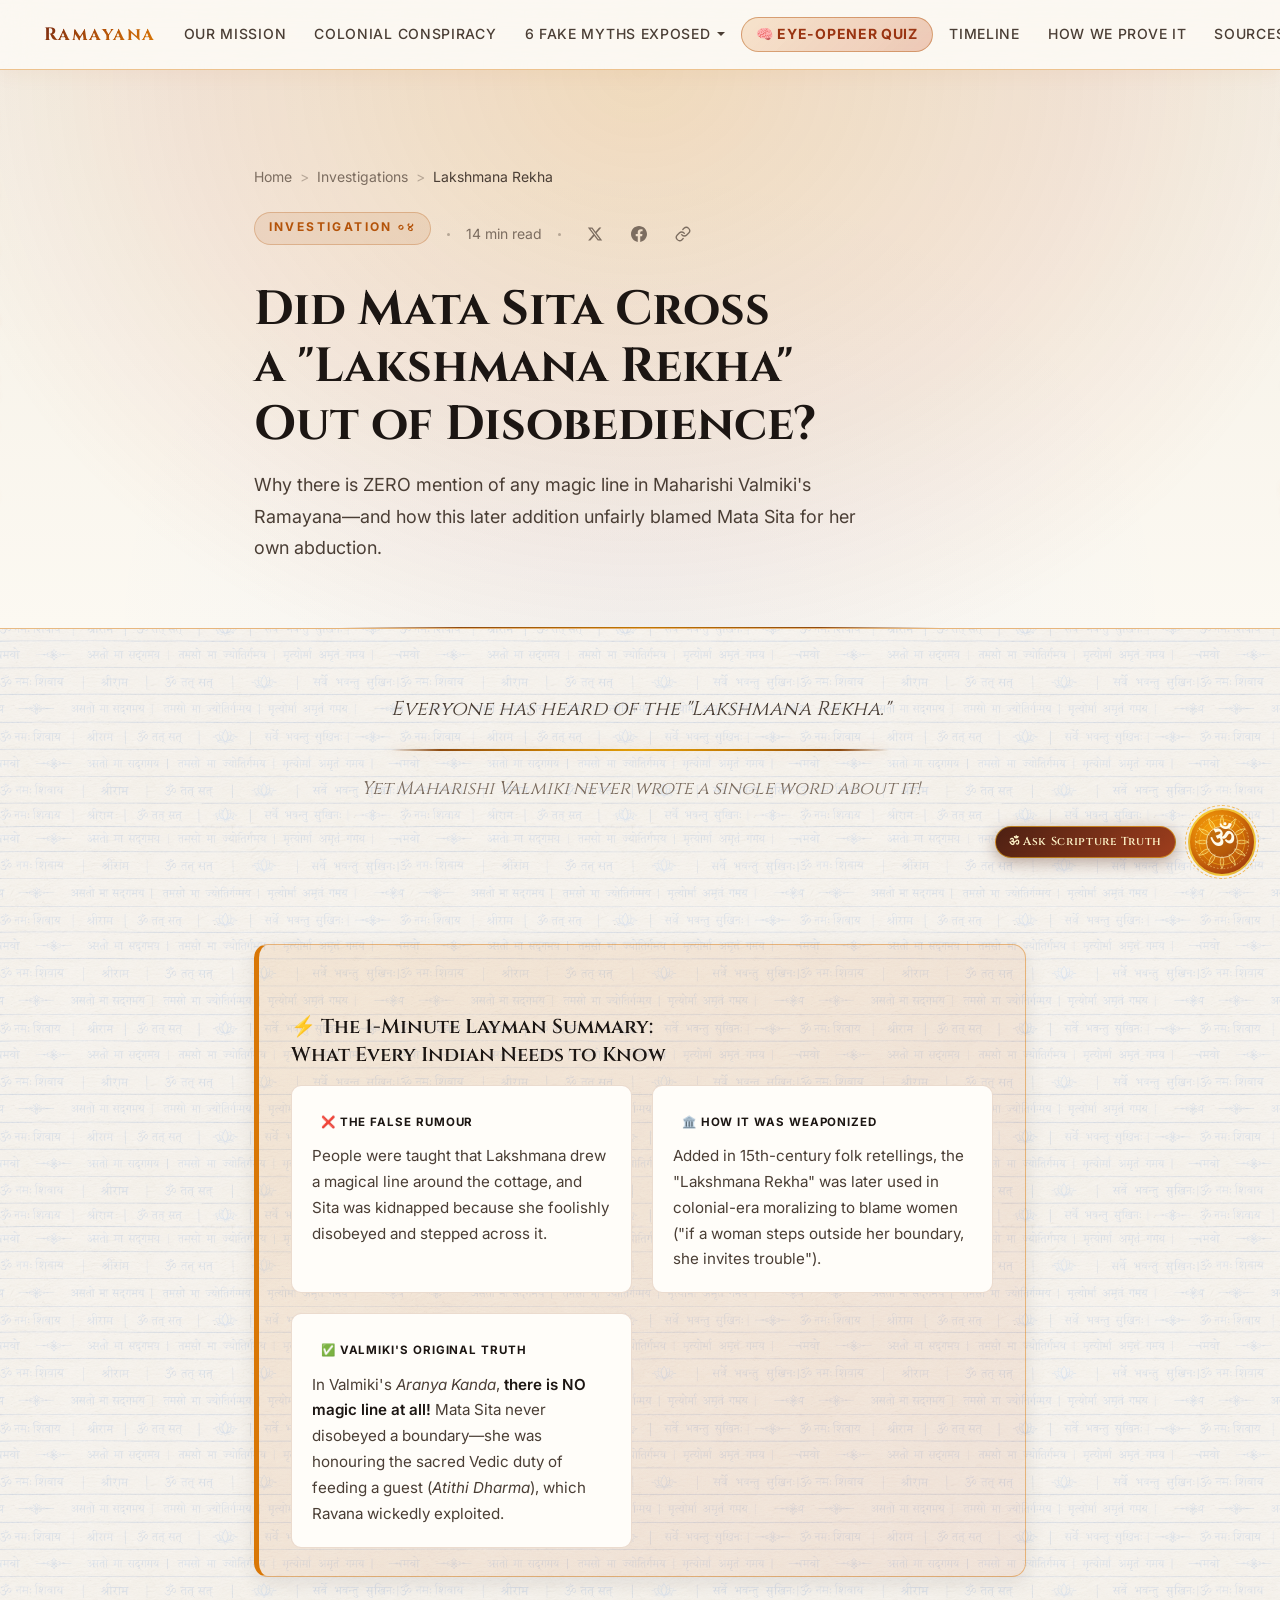
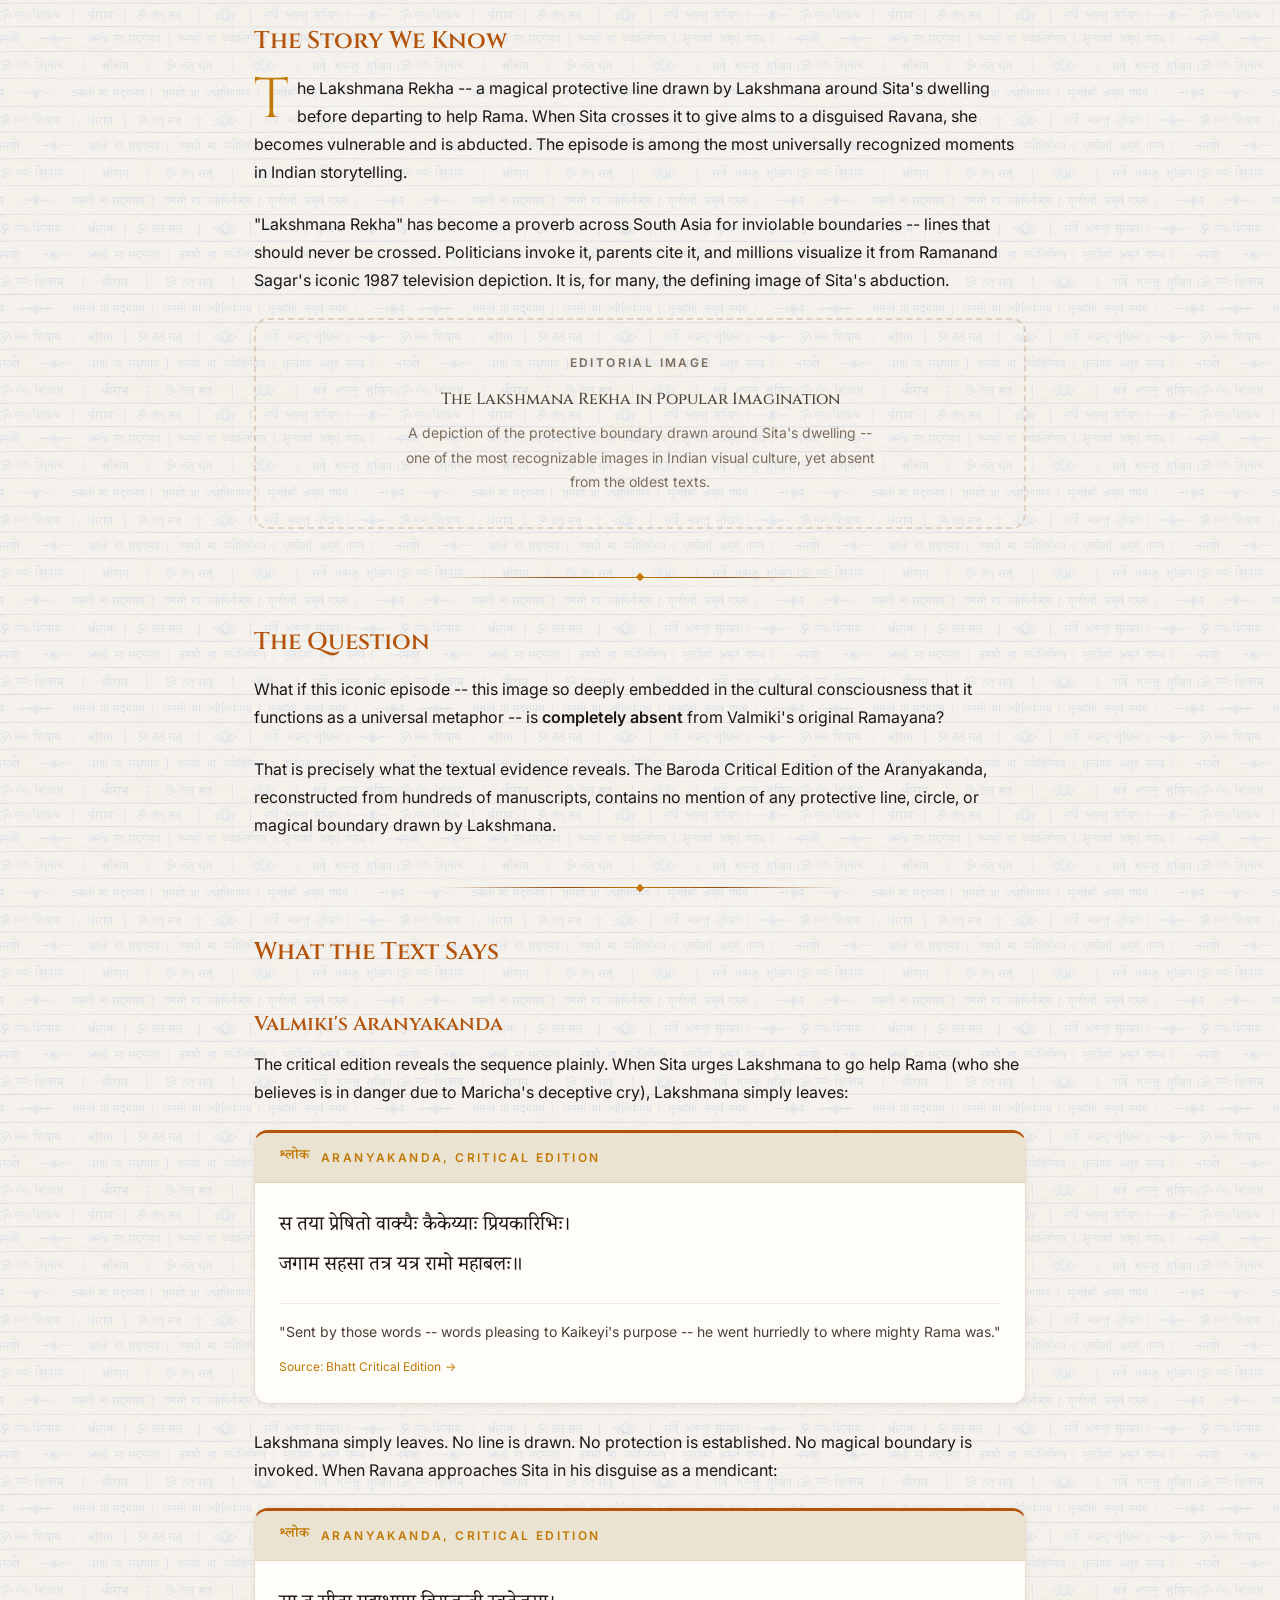
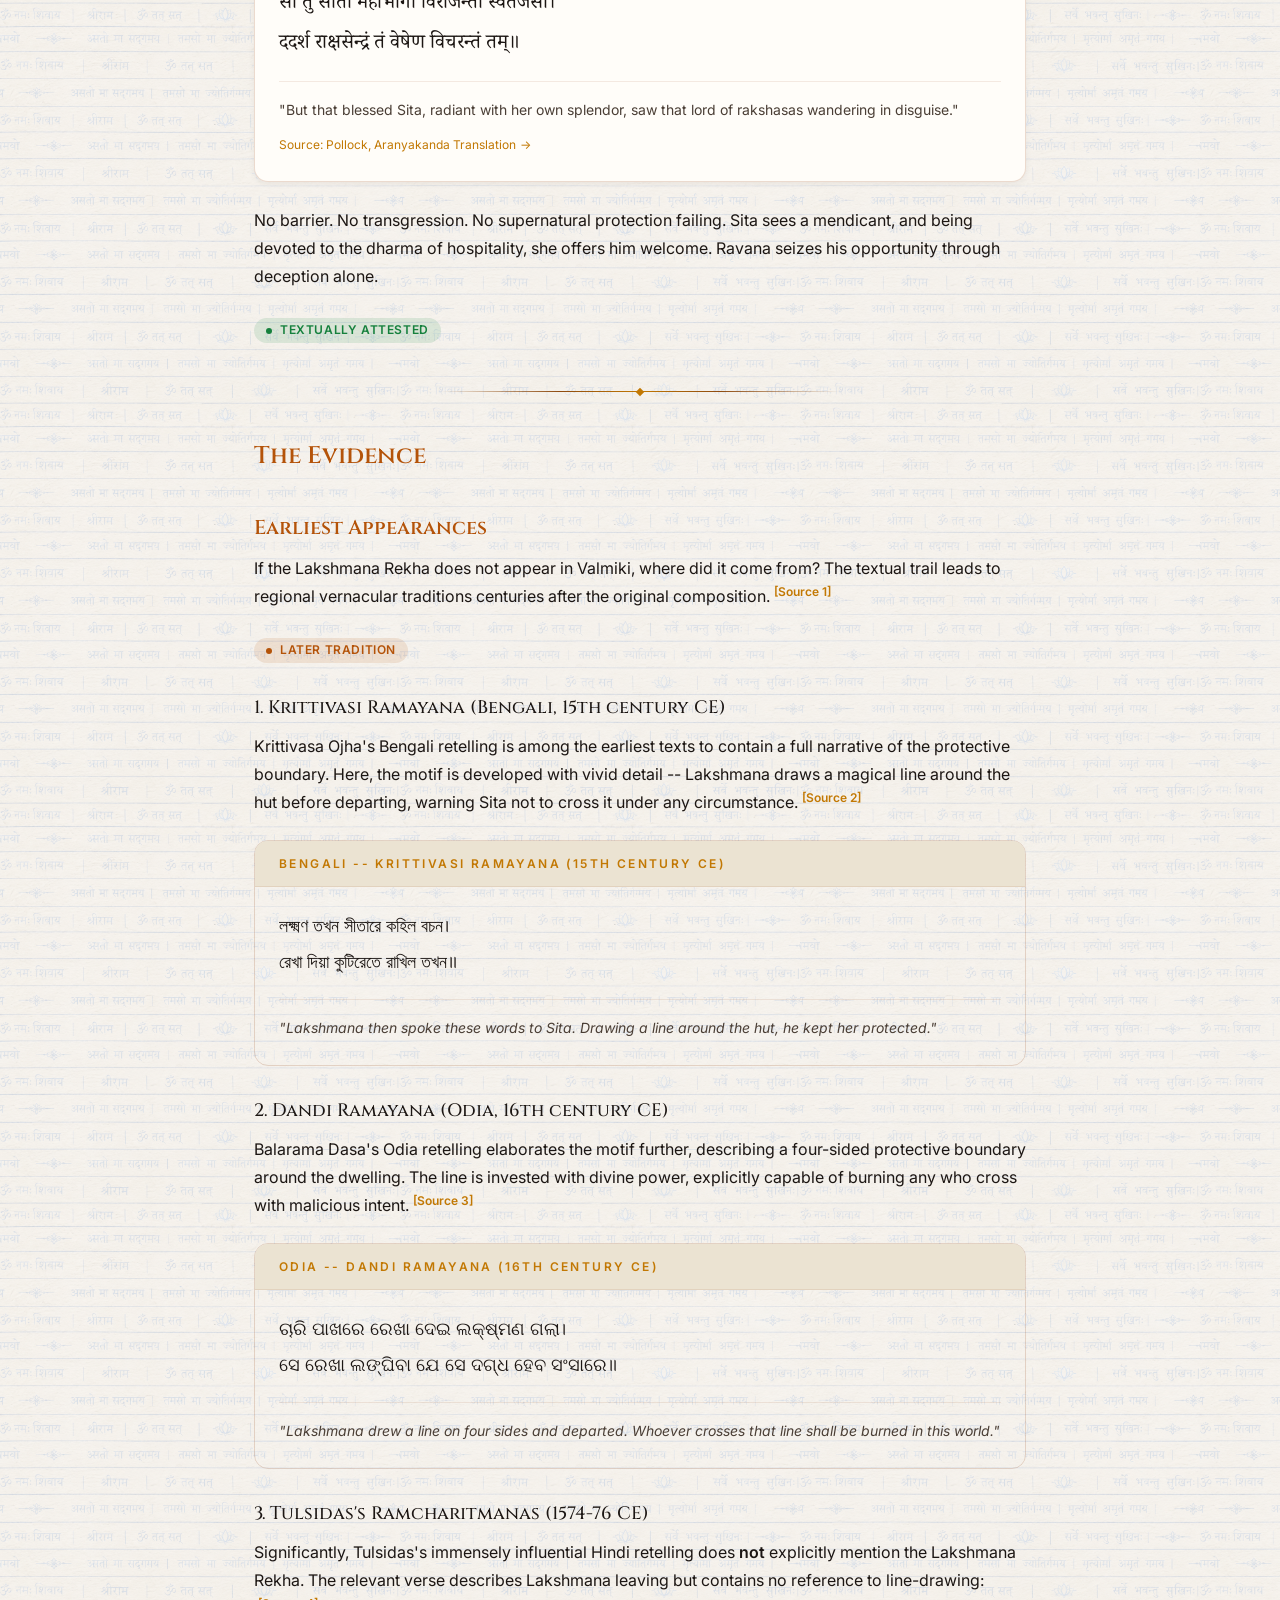
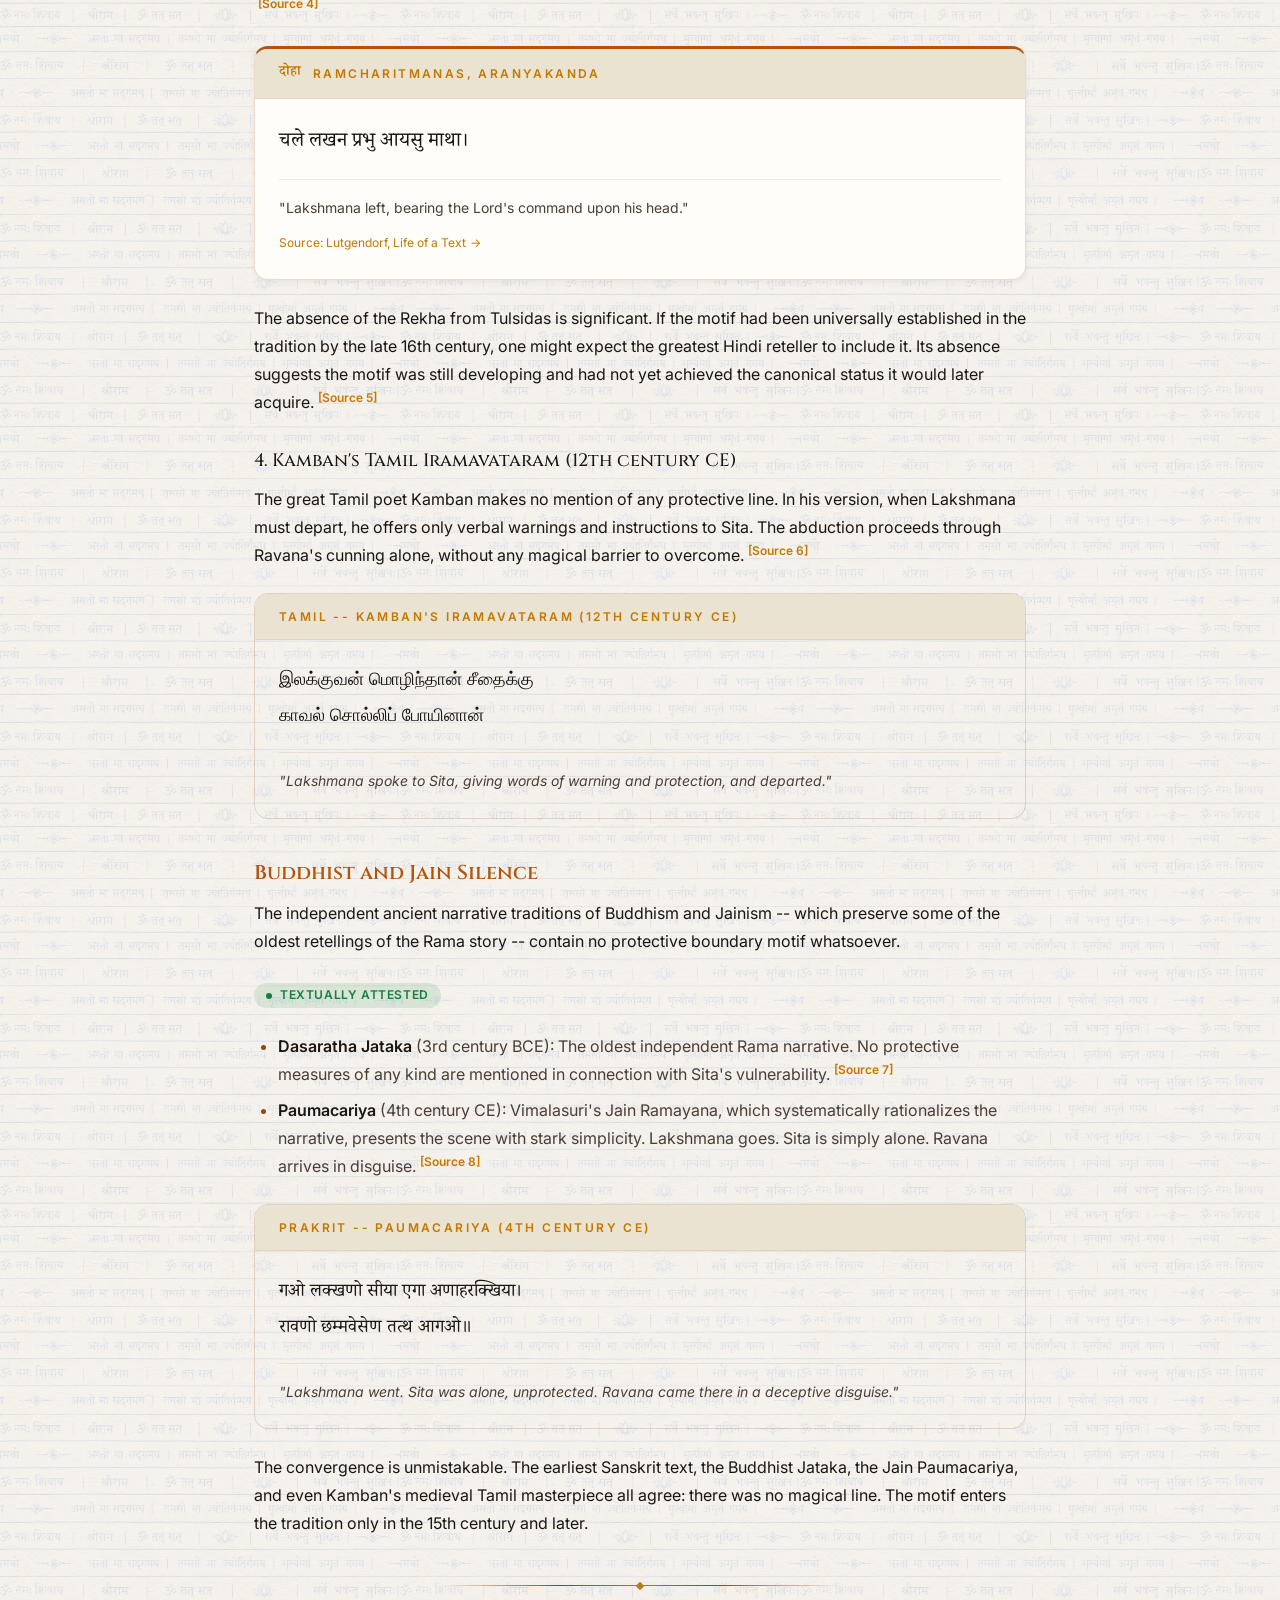
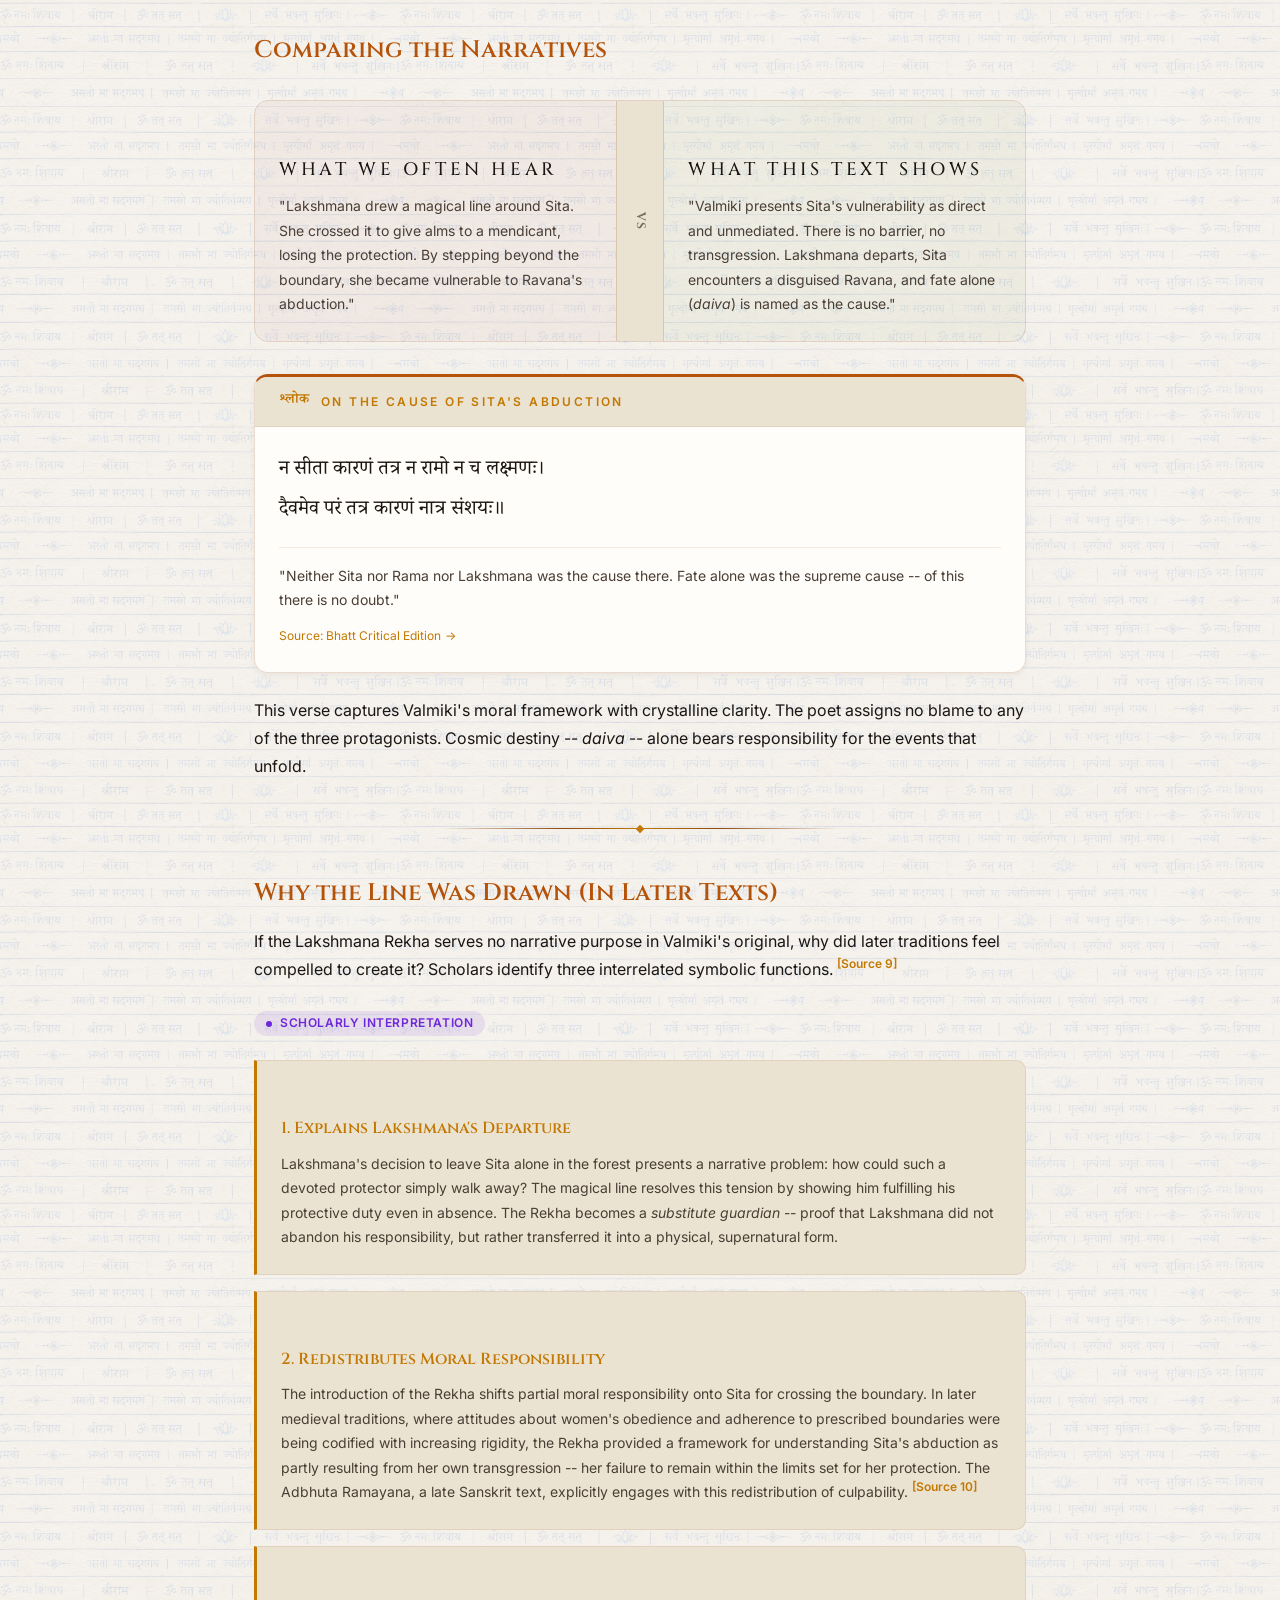
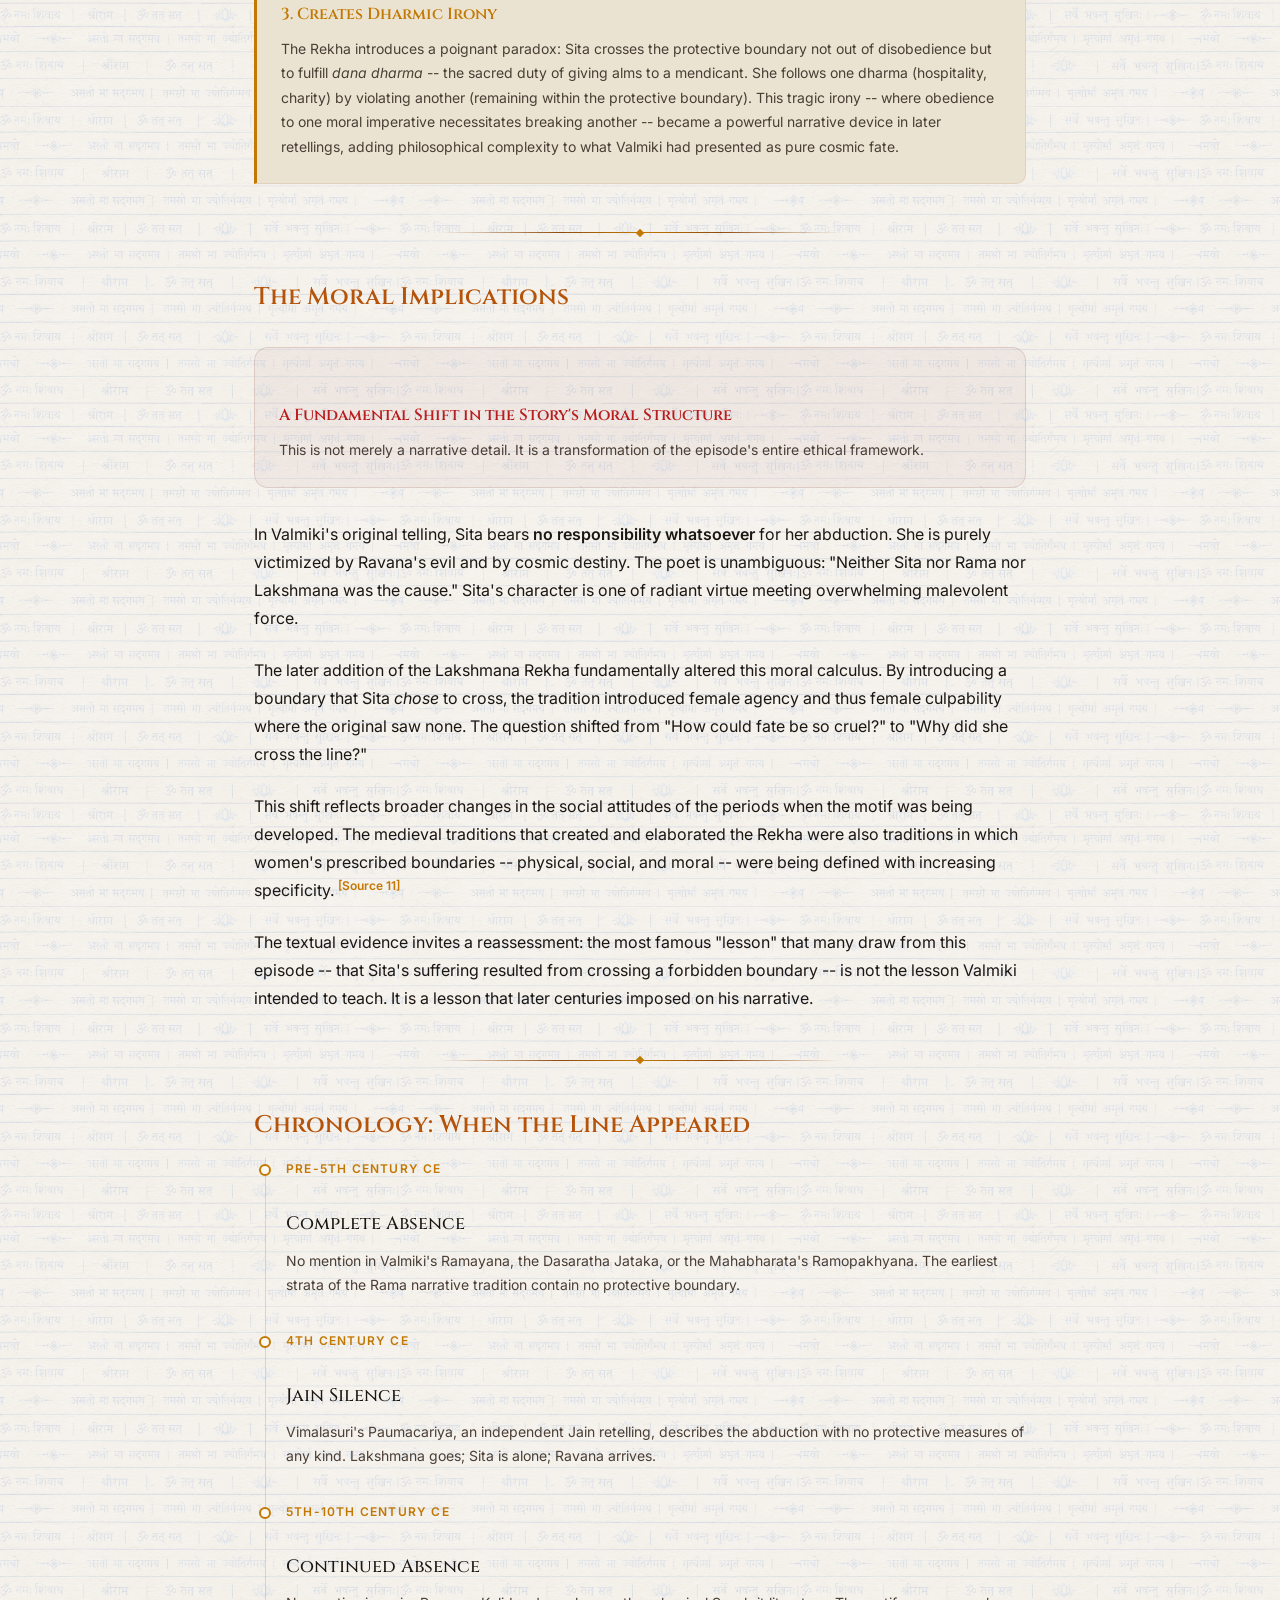
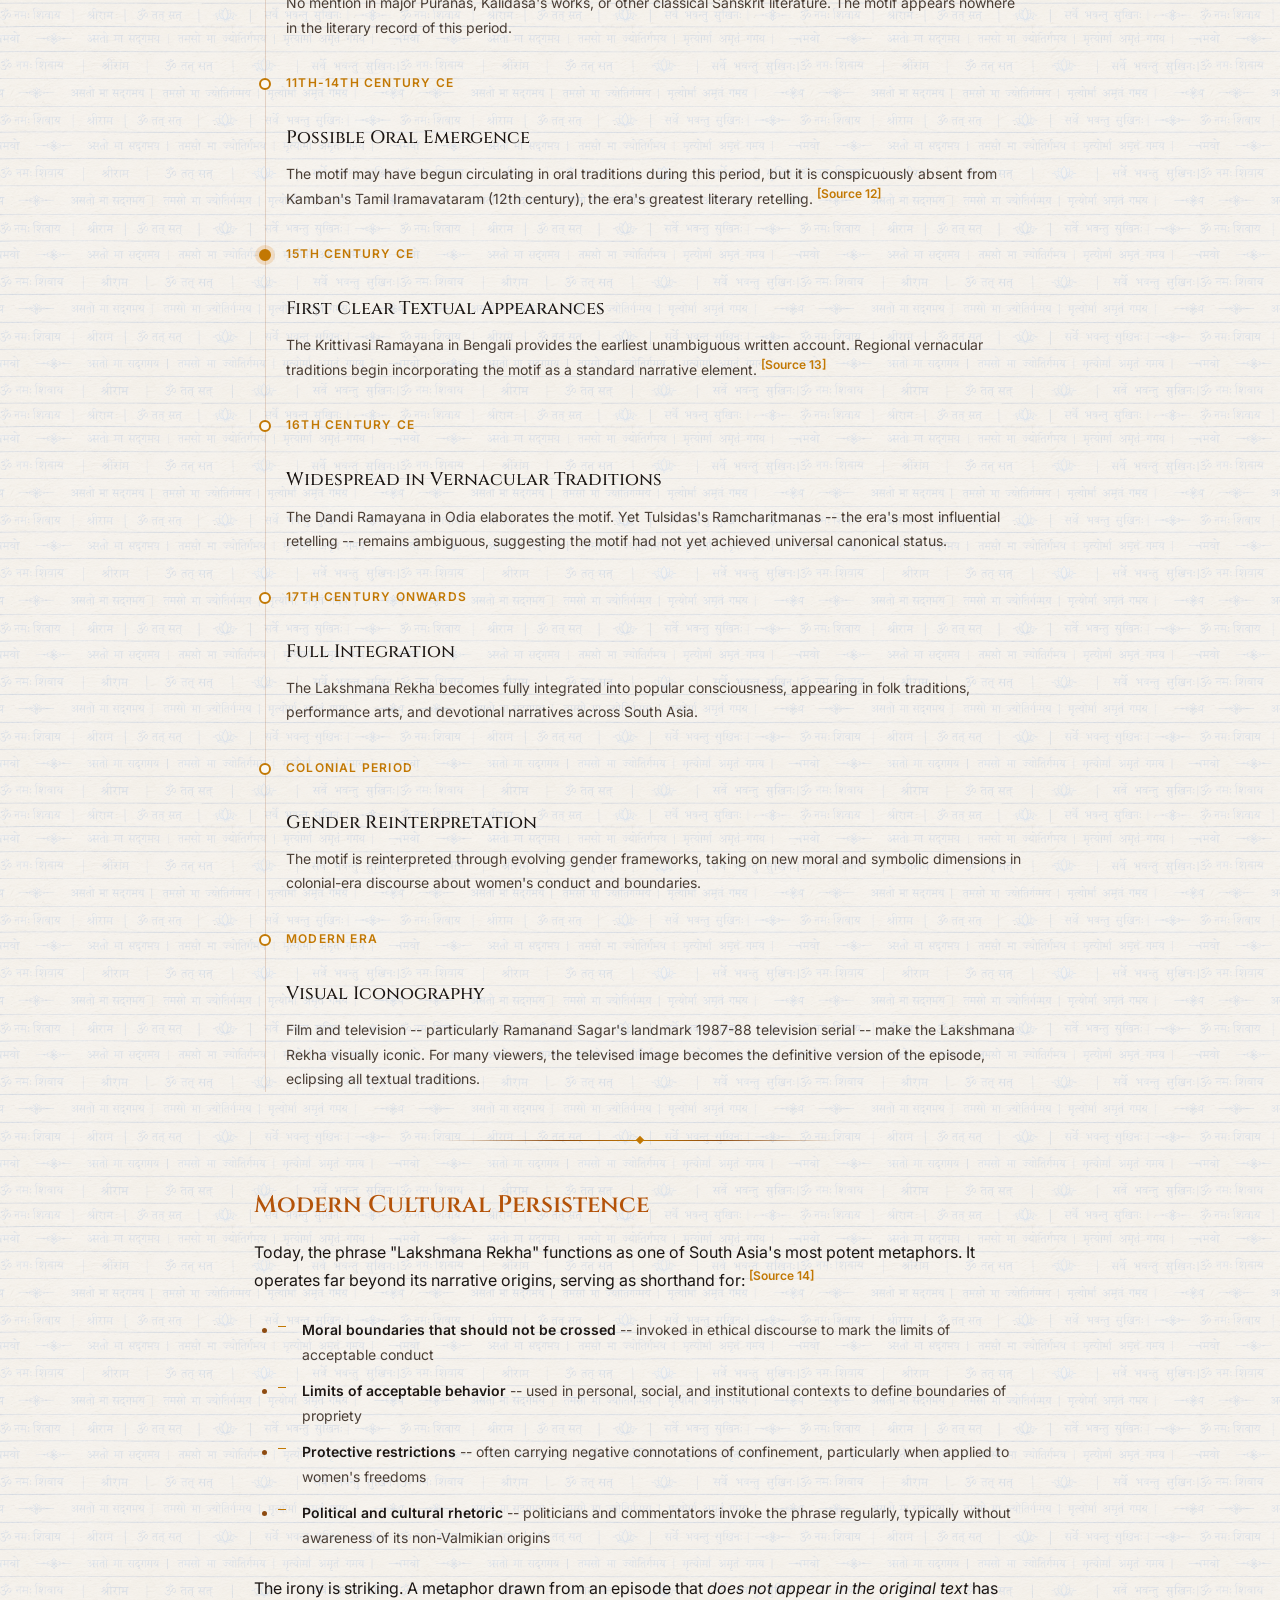
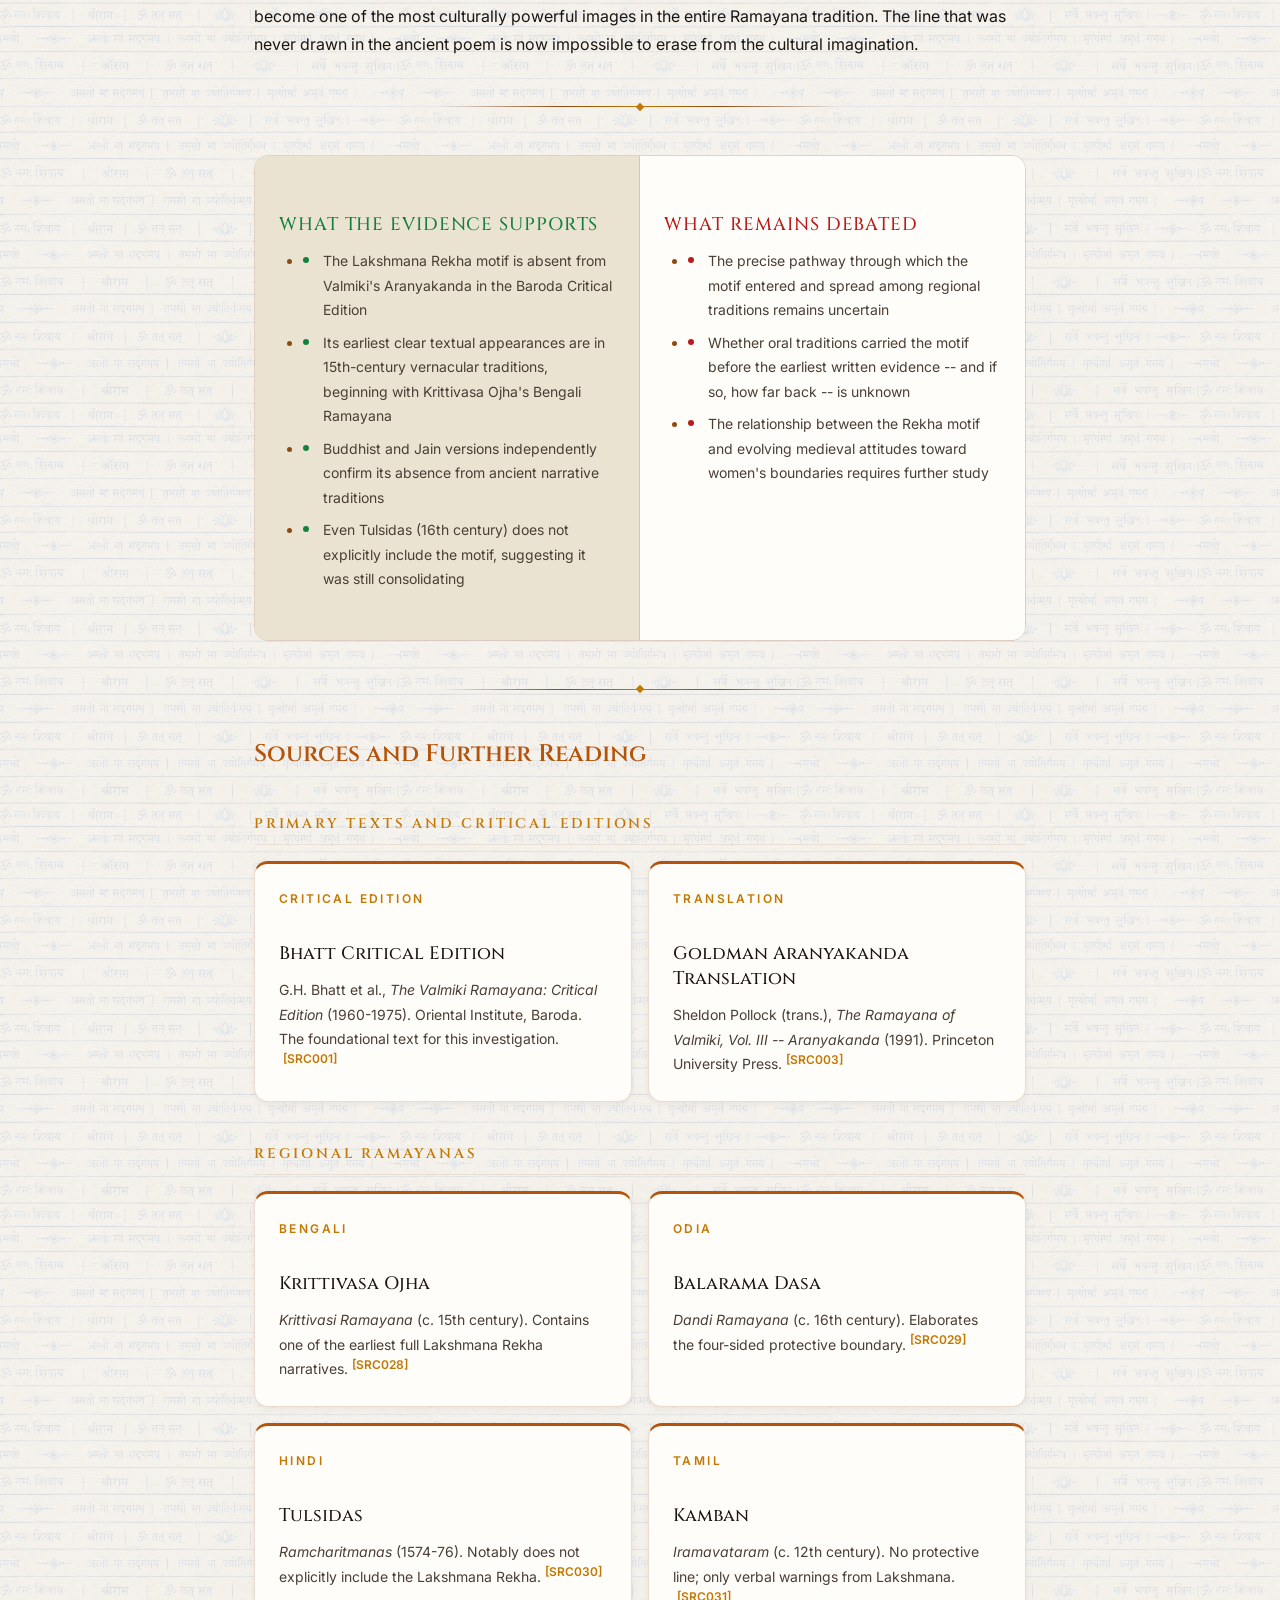
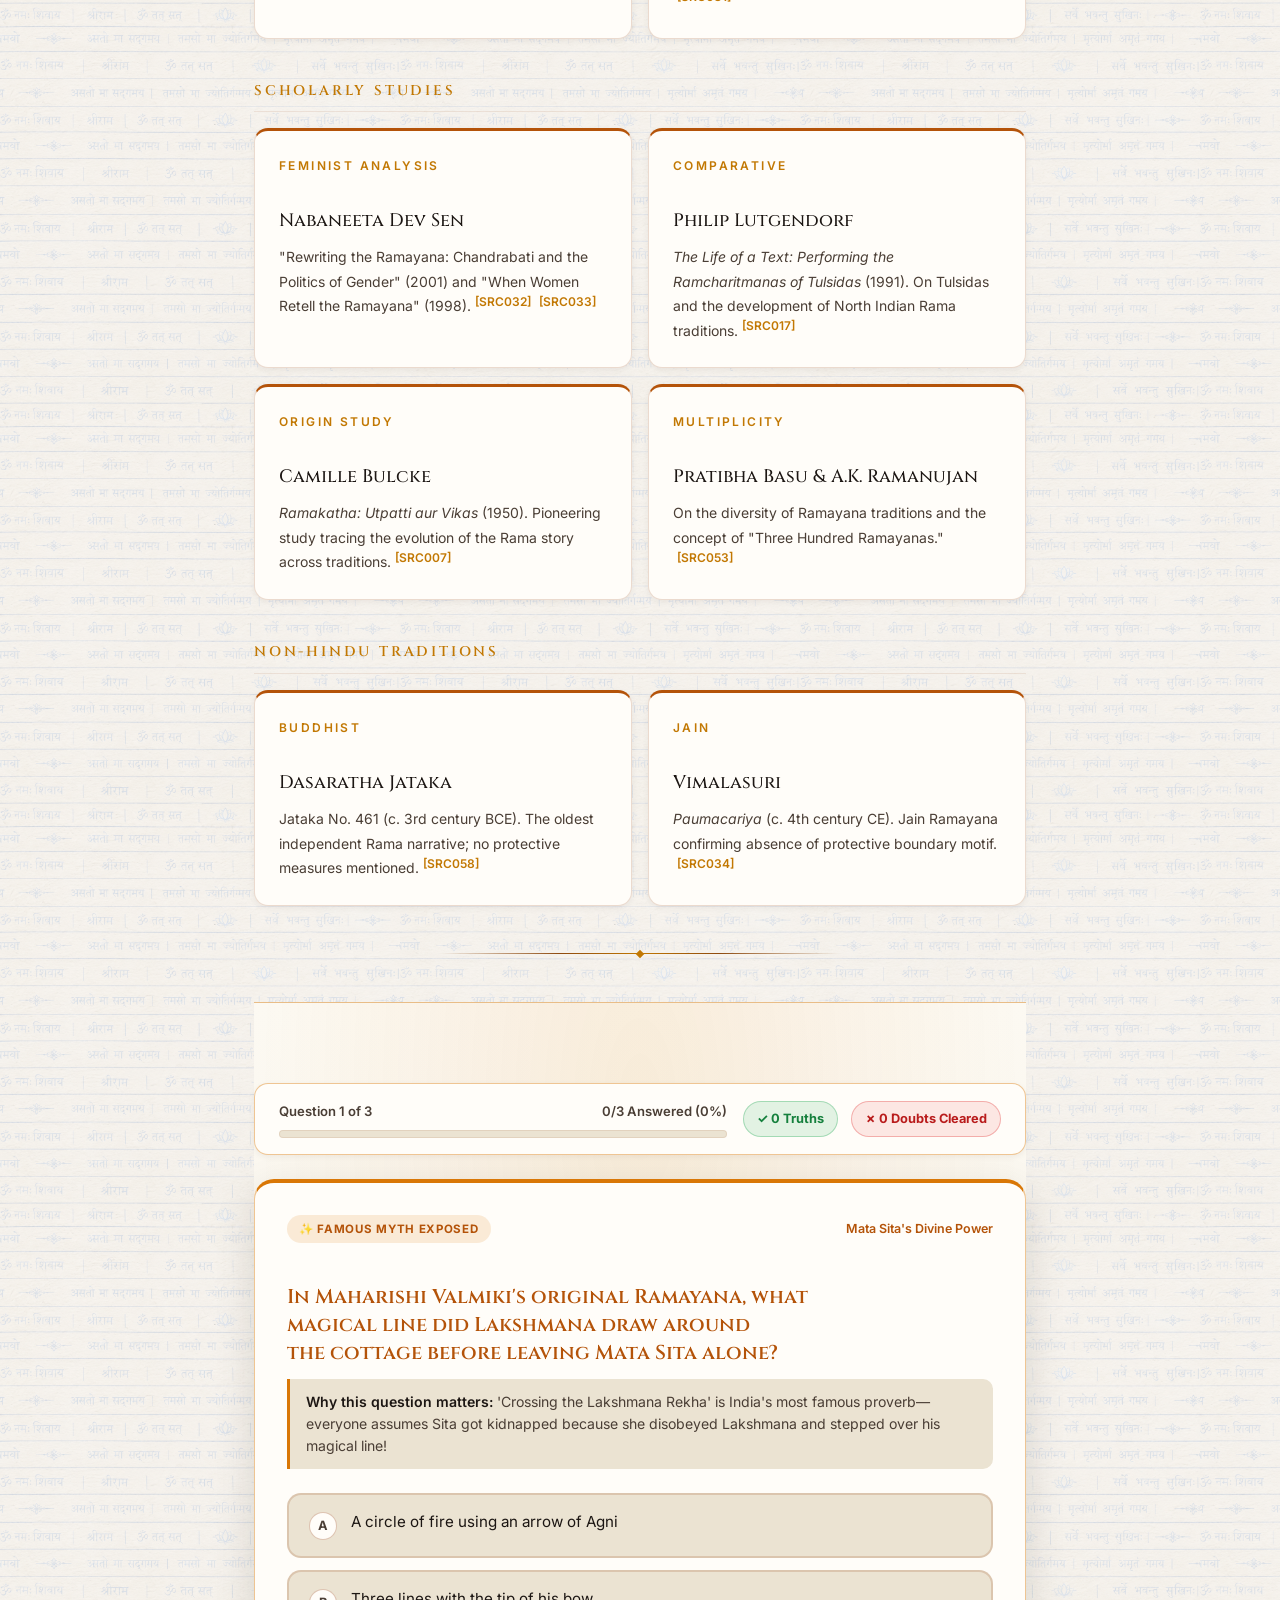
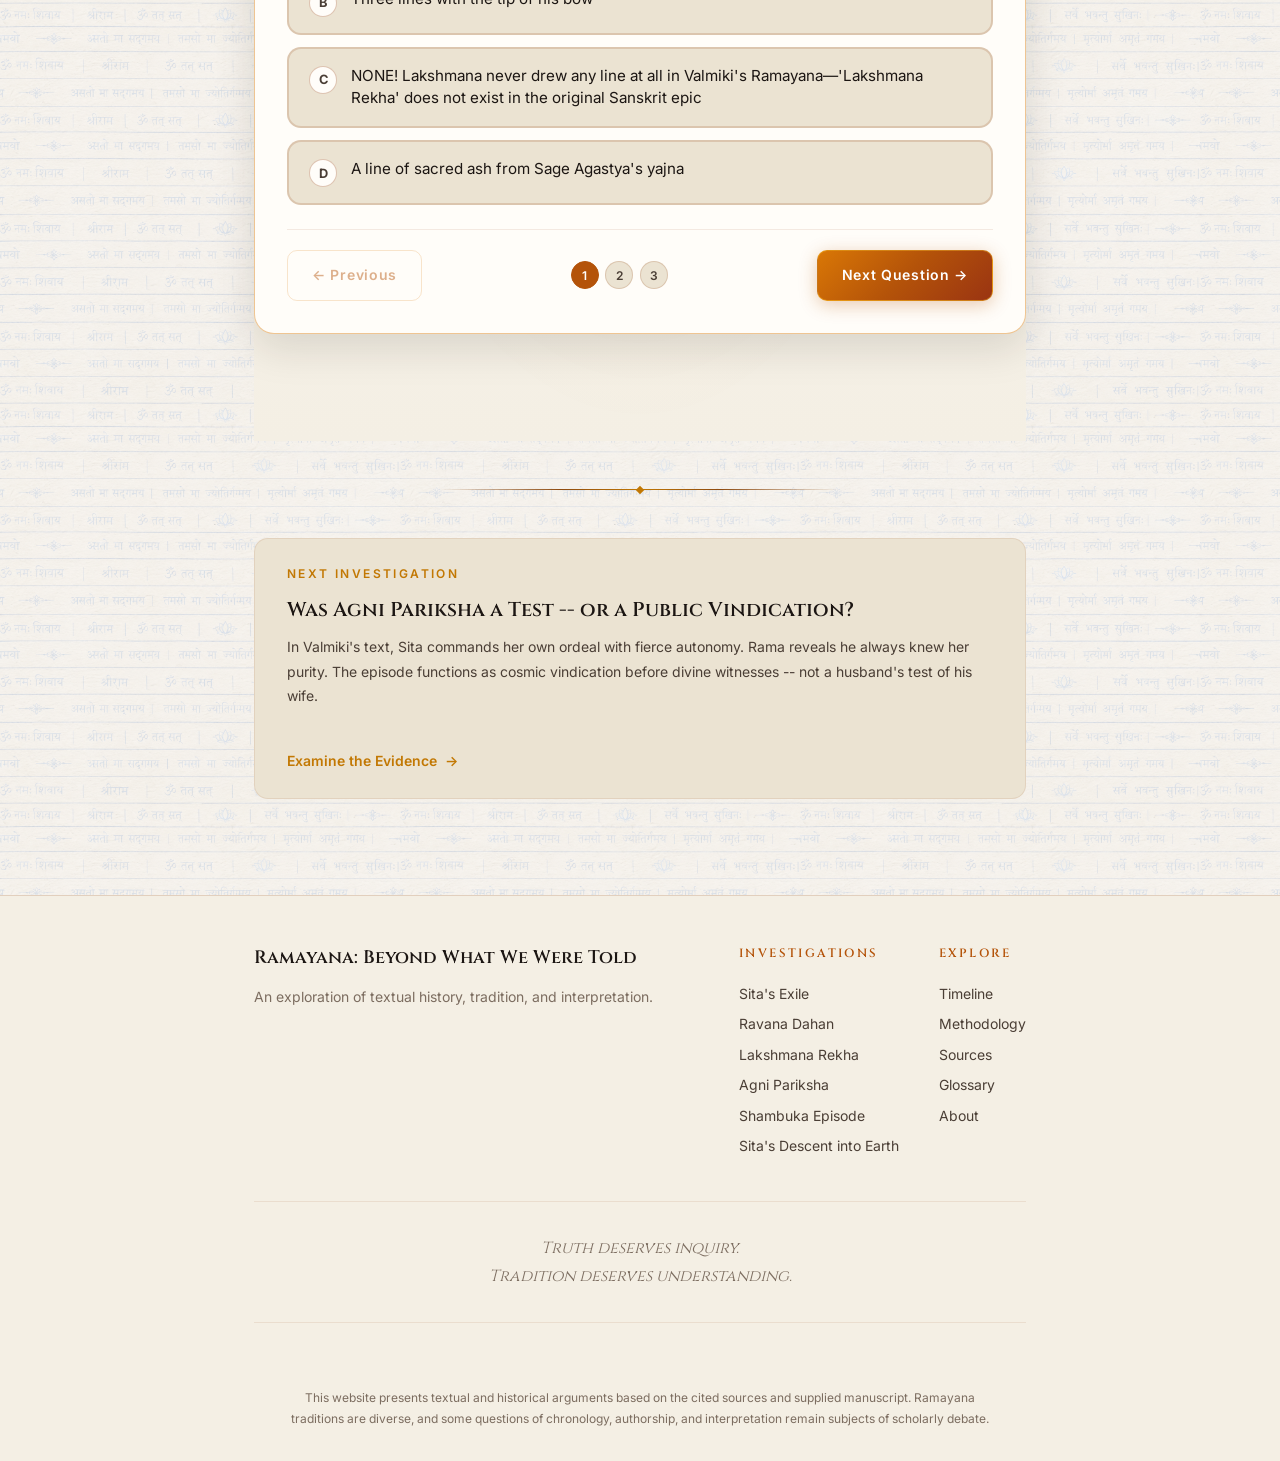
<file: facts/lakshmana-rekha.html>
<!DOCTYPE html>
<html lang="en">
<head>
    <meta charset="UTF-8">
    <meta name="viewport" content="width=device-width, initial-scale=1.0">
    <title>Lakshmana Rekha: The Protective Line Absent from Valmiki's Ramayana | Ramayana: Beyond What We Were Told</title>
    <meta name="description" content="The Lakshmana Rekha is one of the most famous episodes in Indian culture, yet it is completely absent from Valmiki's original Ramayana. Trace its origins to 15th-century regional traditions.">
    <meta name="keywords" content="Lakshmana Rekha, Sita abduction, Valmiki Ramayana, Aranyakanda, protective line, Krittivasa, Tulsidas, Ravana disguise, critical edition, textual history">
    <link rel="canonical" href="">
    <meta property="og:title" content="Lakshmana Rekha: The Protective Line Absent from Valmiki's Ramayana">
    <meta property="og:description" content="A boundary that was never drawn but can never be erased. Explore the textual evidence.">
    <meta property="og:type" content="article">
    <meta name="twitter:card" content="summary_large_image">
    <meta name="twitter:title" content="Lakshmana Rekha: The Protective Line Absent from Valmiki's Ramayana">
    <meta name="twitter:description" content="The most famous line in Indian storytelling may not appear in the original text.">
    <meta property="og:image" content="../images/og-image.png">
    <meta name="twitter:image" content="../images/og-image.png">
    <link rel="icon" type="image/png" href="../images/favicon.png">
    <link rel="preconnect" href="https://fonts.googleapis.com">
    <link rel="preconnect" href="https://fonts.gstatic.com" crossorigin>
    <link href="https://fonts.googleapis.com/css2?family=Cinzel:wght@400;500;600;700&family=Inter:wght@300;400;500;600&family=Noto+Serif+Devanagari:wght@400;600&display=swap" rel="stylesheet">
    <link rel="stylesheet" href="../css/reset.css?v=4">
    <link rel="stylesheet" href="../css/variables.css?v=4">
    <link rel="stylesheet" href="../css/main.css?v=4">
    <link rel="stylesheet" href="../css/components.css?v=4">
    <link rel="stylesheet" href="../css/article.css?v=4">
    <link rel="stylesheet" href="../css/responsive.css?v=4">
    <link rel="stylesheet" href="../css/chatbot.css?v=4">
    <link rel="stylesheet" href="../css/animations-fx.css?v=4">
    <style>
        /* Lakshmana Rekha Visual Element */
        .lakshmana-rekha-visual {
            position: relative;
            padding: var(--space-16) 0;
            text-align: center;
            overflow: hidden;
        }

        .lakshmana-rekha-visual .rekha-text-above {
            font-family: var(--font-heading);
            font-size: var(--text-xl);
            color: var(--text-secondary);
            font-style: italic;
            margin-bottom: var(--space-6);
            opacity: 0;
            transform: translateY(10px);
            animation: fadeInUp 0.8s ease forwards 0.3s;
        }

        .lakshmana-rekha-visual .rekha-line {
            display: block;
            width: 0;
            height: 2px;
            margin: 0 auto;
            background: linear-gradient(
                90deg,
                transparent,
                var(--gold-dim) 10%,
                var(--gold) 30%,
                var(--gold-light) 50%,
                var(--gold) 70%,
                var(--gold-dim) 90%,
                transparent
            );
            box-shadow: 0 0 12px var(--gold-glow), 0 0 24px rgba(200, 155, 60, 0.10);
            animation: drawLine 1.5s ease forwards 0.8s;
        }

        .lakshmana-rekha-visual .rekha-text-below {
            font-family: var(--font-heading);
            font-size: var(--text-lg);
            color: var(--text-tertiary);
            font-style: italic;
            margin-top: var(--space-6);
            opacity: 0;
            transform: translateY(10px);
        }

        .lakshmana-rekha-visual .rekha-text-below.visible {
            animation: fadeInUp 0.8s ease forwards;
        }

        @keyframes drawLine {
            to {
                width: min(500px, 70%);
            }
        }

        @keyframes fadeInUp {
            to {
                opacity: 1;
                transform: translateY(0);
            }
        }

        /* Regional verse styling */
        .regional-verse-card {
            border: 1px solid var(--border-default);
            border-radius: var(--radius-lg);
            overflow: hidden;
            margin: var(--space-6) 0;
        }

        .regional-verse-header {
            display: flex;
            align-items: center;
            gap: var(--space-3);
            padding: var(--space-3) var(--space-6);
            background: var(--bg-surface);
            border-bottom: 1px solid var(--border-subtle);
            font-size: var(--text-xs);
            font-weight: var(--weight-semibold);
            letter-spacing: var(--tracking-widest);
            text-transform: uppercase;
            color: var(--gold);
        }

        .regional-verse-body {
            padding: var(--space-6);
        }

        .regional-verse-text {
            font-family: var(--font-devanagari);
            font-size: var(--text-lg);
            color: var(--text-primary);
            line-height: var(--leading-loose);
            margin-bottom: var(--space-4);
        }

        .regional-verse-translation {
            font-size: var(--text-sm);
            color: var(--text-secondary);
            line-height: var(--leading-relaxed);
            padding-top: var(--space-4);
            border-top: 1px solid var(--border-subtle);
            font-style: italic;
        }

        /* Symbolic function cards */
        .symbolic-functions {
            display: grid;
            gap: var(--space-4);
            margin: var(--space-6) 0;
        }

        .symbolic-function-card {
            background: var(--bg-surface);
            border: 1px solid var(--border-subtle);
            border-left: 3px solid var(--gold);
            border-radius: 0 var(--radius-md) var(--radius-md) 0;
            padding: var(--space-6);
        }

        .symbolic-function-card h4 {
            font-family: var(--font-heading);
            font-size: var(--text-base);
            font-weight: var(--weight-semibold);
            color: var(--gold);
            margin-bottom: var(--space-3);
        }

        .symbolic-function-card p {
            font-size: var(--text-sm);
            color: var(--text-secondary);
            line-height: var(--leading-relaxed);
        }

        /* Moral implications callout */
        .moral-callout {
            background: rgba(158, 90, 82, 0.06);
            border: 1px solid rgba(158, 90, 82, 0.20);
            border-radius: var(--radius-lg);
            padding: var(--space-6);
            margin: var(--space-8) 0;
        }

        .moral-callout h4 {
            font-family: var(--font-heading);
            font-size: var(--text-base);
            font-weight: var(--weight-semibold);
            color: var(--badge-debated);
            margin-bottom: var(--space-3);
        }

        .moral-callout p {
            font-size: var(--text-sm);
            color: var(--text-secondary);
            line-height: var(--leading-relaxed);
        }

        /* Cultural persistence list */
        .persistence-list {
            list-style: none;
            padding: 0;
            margin: var(--space-4) 0;
        }

        .persistence-list li {
            position: relative;
            padding-left: var(--space-6);
            margin-bottom: var(--space-3);
            font-size: var(--text-sm);
            color: var(--text-secondary);
            line-height: var(--leading-relaxed);
        }

        .persistence-list li::before {
            content: '';
            position: absolute;
            left: 0;
            top: 8px;
            width: 8px;
            height: 1px;
            background: var(--gold);
        }

        @media (prefers-reduced-motion: reduce) {
            .lakshmana-rekha-visual .rekha-text-above,
            .lakshmana-rekha-visual .rekha-text-below.visible {
                animation: none;
                opacity: 1;
                transform: none;
            }
            .lakshmana-rekha-visual .rekha-line {
                animation: none;
                width: min(500px, 70%);
            }
        }
    </style>
    <script type="application/ld+json">
    {
        "@context": "https://schema.org",
        "@type": "Article",
        "headline": "Lakshmana Rekha: The Protective Line Absent from Valmiki's Ramayana",
        "description": "The Lakshmana Rekha is one of the most famous episodes in Indian culture, yet it is completely absent from Valmiki's original Ramayana. This investigation traces its origins to 15th-century regional traditions and examines how it altered the moral structure of Sita's abduction.",
        "author": {
            "@type": "Organization",
            "name": "Ramayana: Beyond What We Were Told"
        },
        "publisher": {
            "@type": "Organization",
            "name": "Ramayana: Beyond What We Were Told"
        },
        "mainEntityOfPage": {
            "@type": "WebPage"
        },
        "keywords": "Lakshmana Rekha, Sita, Valmiki, Ramayana, Aranyakanda, Krittivasa, Tulsidas, textual history, critical edition"
    }
    </script>
</head>
<body>
    <a href="#main-content" class="skip-to-content">Skip to main content</a>
    <div class="reading-progress-bar" aria-hidden="true"></div>

    <header class="site-header" role="banner">
        <div class="header-container">
            <a href="../index.html" class="site-logo" aria-label="Home">
                <span class="logo-text">Ramayana</span>
            </a>
            <nav class="main-nav" role="navigation" aria-label="Main navigation">
                <ul class="nav-links">
                    <li><a href="../index.html" data-i18n="nav-discover">Our Mission</a></li>
                    <li><a href="../index.html#conspiracy">Colonial Conspiracy</a></li>
                    <li class="nav-dropdown">
                        <a href="../index.html#investigations" aria-haspopup="true" data-i18n="nav-investigations">6 Fake Myths Exposed</a>
                        <ul class="dropdown-menu">
                            <li><a href="sita-exile.html" data-i18n="nav-sita-exile">Sita's Exile Myth</a></li>
                            <li><a href="ravana-dahan.html" data-i18n="nav-ravana-dahan">Ravana Dahan &amp; Penance</a></li>
                            <li><a href="lakshmana-rekha.html" class="active" data-i18n="nav-lakshmana-rekha">Lakshmana Rekha</a></li>
                            <li><a href="agni-pariksha.html" data-i18n="nav-agni-pariksha">Agni Pariksha Truth</a></li>
                            <li><a href="shambuka.html" data-i18n="nav-shambuka">The Shambuka Story</a></li>
                            <li><a href="sita-earth.html" data-i18n="nav-sita-earth">Sita's Descent into Earth</a></li>
                        </ul>
                    </li>
                    <li><a href="../quiz.html" class="nav-quiz-highlight">🧠 Eye-Opener Quiz</a></li>
                    <li><a href="../timeline.html" data-i18n="nav-timeline">Timeline</a></li>
                    <li><a href="../methodology.html" data-i18n="nav-how-we-know">How We Prove It</a></li>
                    <li><a href="../sources.html" data-i18n="nav-sources">Sources</a></li>
                    <li><a href="../about.html" data-i18n="nav-about">About Mission</a></li>
                </ul>
            </nav>
            <div class="header-actions">
                <button class="lang-toggle" aria-label="हिन्दी में पढ़ें" title="हिन्दी में पढ़ें">
                    <span class="lang-label">हिं</span>
                </button>
                <button class="search-toggle" aria-label="Open search" title="Search (Ctrl+K)">
                    <svg width="20" height="20" viewBox="0 0 24 24" fill="none" stroke="currentColor" stroke-width="2" stroke-linecap="round" stroke-linejoin="round"><circle cx="11" cy="11" r="8"/><line x1="21" y1="21" x2="16.65" y2="16.65"/></svg>
                </button>
                <button class="theme-toggle" aria-label="Toggle reading mode" title="Toggle reading mode">
                    <svg class="icon-sun" width="20" height="20" viewBox="0 0 24 24" fill="none" stroke="currentColor" stroke-width="2"><circle cx="12" cy="12" r="5"/><line x1="12" y1="1" x2="12" y2="3"/><line x1="12" y1="21" x2="12" y2="23"/><line x1="4.22" y1="4.22" x2="5.64" y2="5.64"/><line x1="18.36" y1="18.36" x2="19.78" y2="19.78"/><line x1="1" y1="12" x2="3" y2="12"/><line x1="21" y1="12" x2="23" y2="12"/><line x1="4.22" y1="19.78" x2="5.64" y2="18.36"/><line x1="18.36" y1="5.64" x2="19.78" y2="4.22"/></svg>
                    <svg class="icon-moon" width="20" height="20" viewBox="0 0 24 24" fill="none" stroke="currentColor" stroke-width="2"><path d="M21 12.79A9 9 0 1 1 11.21 3 7 7 0 0 0 21 12.79z"/></svg>
                </button>
                <button class="mobile-menu-toggle" aria-label="Open menu" aria-expanded="false">
                    <span class="hamburger-line"></span>
                    <span class="hamburger-line"></span>
                    <span class="hamburger-line"></span>
                </button>
            </div>
        </div>
    </header>

    <main id="main-content">
        <!-- ARTICLE HERO -->
        <section class="article-hero" aria-label="Article introduction">
            <div class="article-hero-content">
                <nav class="breadcrumbs" aria-label="Breadcrumb">
                    <a href="../index.html" data-i18n="breadcrumb-home">Home</a>
                    <span class="separator" aria-hidden="true">></span>
                    <a href="../index.html#investigations" data-i18n="breadcrumb-investigations">Investigations</a>
                    <span class="separator" aria-hidden="true">></span>
                    <span class="current" data-i18n="rekha-breadcrumb">Lakshmana Rekha</span>
                </nav>

                <div class="article-meta">
                    <span class="card-label" data-i18n="rekha-label">Investigation <span style="font-family: var(--font-devanagari);">&#x0966;&#x096A;</span></span>
                    <span class="divider" aria-hidden="true"></span>
                    <span class="reading-time">
                        <svg width="14" height="14" viewBox="0 0 24 24" fill="none" stroke="currentColor" stroke-width="2" stroke-linecap="round" stroke-linejoin="round"><circle cx="12" cy="12" r="10"/><polyline points="12 6 12 12 16 14"/></svg>
                        <span data-i18n="rekha-reading-time">18 min read</span>
                    </span>
                    <span class="divider" aria-hidden="true"></span>
                    <div class="share-buttons">
                        <button class="share-btn" aria-label="Share on Twitter" title="Share on Twitter" onclick="window.open('https://twitter.com/intent/tweet?text=' + encodeURIComponent(document.title) + '&url=' + encodeURIComponent(window.location.href), '_blank')">
                            <svg width="16" height="16" viewBox="0 0 24 24" fill="currentColor"><path d="M18.244 2.25h3.308l-7.227 8.26 8.502 11.24H16.17l-5.214-6.817L4.99 21.75H1.68l7.73-8.835L1.254 2.25H8.08l4.713 6.231zm-1.161 17.52h1.833L7.084 4.126H5.117z"/></svg>
                        </button>
                        <button class="share-btn" aria-label="Share on Facebook" title="Share on Facebook" onclick="window.open('https://www.facebook.com/sharer/sharer.php?u=' + encodeURIComponent(window.location.href), '_blank')">
                            <svg width="16" height="16" viewBox="0 0 24 24" fill="currentColor"><path d="M24 12.073c0-6.627-5.373-12-12-12s-12 5.373-12 12c0 5.99 4.388 10.954 10.125 11.854v-8.385H7.078v-3.47h3.047V9.43c0-3.007 1.792-4.669 4.533-4.669 1.312 0 2.686.235 2.686.235v2.953H15.83c-1.491 0-1.956.925-1.956 1.874v2.25h3.328l-.532 3.47h-2.796v8.385C19.612 23.027 24 18.062 24 12.073z"/></svg>
                        </button>
                        <button class="share-btn" aria-label="Copy link" title="Copy link" onclick="navigator.clipboard.writeText(window.location.href)">
                            <svg width="16" height="16" viewBox="0 0 24 24" fill="none" stroke="currentColor" stroke-width="2" stroke-linecap="round" stroke-linejoin="round"><path d="M10 13a5 5 0 0 0 7.54.54l3-3a5 5 0 0 0-7.07-7.07l-1.72 1.71"/><path d="M14 11a5 5 0 0 0-7.54-.54l-3 3a5 5 0 0 0 7.07 7.07l1.71-1.71"/></svg>
                        </button>
                    </div>
                </div>

                <h1 data-i18n="rekha-title">Did Mata Sita Cross a "Lakshmana Rekha" Out of Disobedience?</h1>
                <p class="lead" data-i18n="rekha-lead">Why there is ZERO mention of any magic line in Maharishi Valmiki's Ramayana—and how this later addition unfairly blamed Mata Sita for her own abduction.</p>
            </div>
        </section>

        <!-- LAKSHMANA REKHA VISUAL ELEMENT -->
        <div class="lakshmana-rekha-visual" aria-label="Decorative visual element">
            <p class="rekha-text-above" data-i18n="rekha-visual-above">Everyone has heard of the "Lakshmana Rekha."</p>
            <span class="rekha-line" aria-hidden="true"></span>
            <p class="rekha-text-below" id="rekhaTextBelow" data-i18n="rekha-visual-below">Yet Maharishi Valmiki never wrote a single word about it!</p>
        </div>

        <!-- ARTICLE BODY -->
        <article class="article-body">

            <!-- SIMPLE LAYMAN SUMMARY BANNER -->
            <div class="mission-truth-banner fade-in">
                <h3>⚡ The 1-Minute Layman Summary: What Every Indian Needs to Know</h3>
                <div class="truth-columns">
                    <div class="truth-col">
                        <span class="truth-col-label">❌ The False Rumour</span>
                        <p>People were taught that Lakshmana drew a magical line around the cottage, and Sita was kidnapped because she foolishly disobeyed and stepped across it.</p>
                    </div>
                    <div class="truth-col">
                        <span class="truth-col-label">🏛️ How It Was Weaponized</span>
                        <p>Added in 15th-century folk retellings, the "Lakshmana Rekha" was later used in colonial-era moralizing to blame women ("if a woman steps outside her boundary, she invites trouble").</p>
                    </div>
                    <div class="truth-col">
                        <span class="truth-col-label">✅ Valmiki's Original Truth</span>
                        <p>In Valmiki's <em>Aranya Kanda</em>, <strong>there is NO magic line at all!</strong> Mata Sita never disobeyed a boundary—she was honouring the sacred Vedic duty of feeding a guest (<em>Atithi Dharma</em>), which Ravana wickedly exploited.</p>
                    </div>
                </div>
            </div>

            <!-- SECTION 1: THE STORY WE KNOW -->
            <h2 data-i18n="rekha-h2-story">The Story We Know</h2>

            <p class="drop-cap" data-i18n="rekha-story-p1">The Lakshmana Rekha -- a magical protective line drawn by Lakshmana around Sita's dwelling before departing to help Rama. When Sita crosses it to give alms to a disguised Ravana, she becomes vulnerable and is abducted. The episode is among the most universally recognized moments in Indian storytelling.</p>

            <p data-i18n="rekha-story-p2">"Lakshmana Rekha" has become a proverb across South Asia for inviolable boundaries -- lines that should never be crossed. Politicians invoke it, parents cite it, and millions visualize it from Ramanand Sagar's iconic 1987 television depiction. It is, for many, the defining image of Sita's abduction.</p>

            <div class="editorial-image-placeholder fade-in">
                <p class="placeholder-label" data-i18n="rekha-img-label">Editorial Image</p>
                <p class="placeholder-title" data-i18n="rekha-img-title">The Lakshmana Rekha in Popular Imagination</p>
                <p class="placeholder-description" data-i18n="rekha-img-desc">A depiction of the protective boundary drawn around Sita's dwelling -- one of the most recognizable images in Indian visual culture, yet absent from the oldest texts.</p>
            </div>

            <div class="section-divider" aria-hidden="true"></div>

            <!-- SECTION 2: THE QUESTION -->
            <h2 data-i18n="rekha-h2-question">The Question</h2>

            <p data-i18n="rekha-question-p1">What if this iconic episode -- this image so deeply embedded in the cultural consciousness that it functions as a universal metaphor -- is <strong>completely absent</strong> from Valmiki's original Ramayana?</p>

            <p data-i18n="rekha-question-p2">That is precisely what the textual evidence reveals. The Baroda Critical Edition of the Aranyakanda, reconstructed from hundreds of manuscripts, contains no mention of any protective line, circle, or magical boundary drawn by Lakshmana.</p>

            <div class="section-divider" aria-hidden="true"></div>

            <!-- SECTION 3: WHAT THE TEXT SAYS -->
            <h2 data-i18n="rekha-h2-text">What the Text Says</h2>

            <h3 data-i18n="rekha-h3-aranyakanda">Valmiki's Aranyakanda</h3>

            <p data-i18n="rekha-text-p1">The critical edition reveals the sequence plainly. When Sita urges Lakshmana to go help Rama (who she believes is in danger due to Maricha's deceptive cry), Lakshmana simply leaves:</p>

            <div class="sanskrit-verse-card fade-in">
                <div class="sanskrit-verse-header">
                    <span class="devanagari-label">श्लोक</span>
                    <span>Aranyakanda, Critical Edition</span>
                </div>
                <div class="sanskrit-verse-body">
                    <div class="sanskrit-text">
                        स तया प्रेषितो वाक्यैः कैकेय्याः प्रियकारिभिः।<br>
                        जगाम सहसा तत्र यत्र रामो महाबलः॥
                    </div>
                    <div class="verse-translation" data-i18n="rekha-verse1-translation">
                        "Sent by those words -- words pleasing to Kaikeyi's purpose -- he went hurriedly to where mighty Rama was."
                    </div>
                    <span class="verse-source-link" data-source="SRC001">Source: Bhatt Critical Edition <span aria-hidden="true">&rarr;</span></span>
                </div>
            </div>

            <p data-i18n="rekha-text-p2">Lakshmana simply leaves. No line is drawn. No protection is established. No magical boundary is invoked. When Ravana approaches Sita in his disguise as a mendicant:</p>

            <div class="sanskrit-verse-card fade-in">
                <div class="sanskrit-verse-header">
                    <span class="devanagari-label">श्लोक</span>
                    <span>Aranyakanda, Critical Edition</span>
                </div>
                <div class="sanskrit-verse-body">
                    <div class="sanskrit-text">
                        सा तु सीता महाभागा विराजन्ती स्वतेजसा।<br>
                        ददर्श राक्षसेन्द्रं तं वेषेण विचरन्तं तम्॥
                    </div>
                    <div class="verse-translation" data-i18n="rekha-verse2-translation">
                        "But that blessed Sita, radiant with her own splendor, saw that lord of rakshasas wandering in disguise."
                    </div>
                    <span class="verse-source-link" data-source="SRC003">Source: Pollock, Aranyakanda Translation <span aria-hidden="true">&rarr;</span></span>
                </div>
            </div>

            <p data-i18n="rekha-text-p3">No barrier. No transgression. No supernatural protection failing. Sita sees a mendicant, and being devoted to the dharma of hospitality, she offers him welcome. Ravana seizes his opportunity through deception alone.</p>

            <p><span class="confidence-badge confidence-badge--attested" data-i18n="badge-attested">Textually Attested</span></p>

            <div class="section-divider" aria-hidden="true"></div>

            <!-- SECTION 4: THE EVIDENCE -->
            <h2 data-i18n="rekha-h2-evidence">The Evidence</h2>

            <h3 data-i18n="rekha-h3-earliest">Earliest Appearances</h3>

            <p data-i18n="rekha-evidence-p1">If the Lakshmana Rekha does not appear in Valmiki, where did it come from? The textual trail leads to regional vernacular traditions centuries after the original composition.<span class="source-marker" data-source="SRC007" tabindex="0" role="button" aria-label="View source: Bulcke, Ramakatha">Source 1</span></p>

            <p><span class="confidence-badge confidence-badge--tradition" data-i18n="rekha-badge-tradition">Later Tradition</span></p>

            <!-- 1. Krittivasi Ramayana -->
            <h4 data-i18n="rekha-h4-krittivasi">1. Krittivasi Ramayana (Bengali, 15th century CE)</h4>

            <p data-i18n="rekha-krittivasi-p1">Krittivasa Ojha's Bengali retelling is among the earliest texts to contain a full narrative of the protective boundary. Here, the motif is developed with vivid detail -- Lakshmana draws a magical line around the hut before departing, warning Sita not to cross it under any circumstance.<span class="source-marker" data-source="SRC028" tabindex="0" role="button" aria-label="View source: Krittivasa Ojha">Source 2</span></p>

            <div class="regional-verse-card fade-in">
                <div class="regional-verse-header">
                    <span>Bengali -- Krittivasi Ramayana (15th century CE)</span>
                </div>
                <div class="regional-verse-body">
                    <div class="regional-verse-text">
                        লক্ষ্মণ তখন সীতারে কহিল বচন।<br>
                        রেখা দিয়া কুটিরেতে রাখিল তখন॥
                    </div>
                    <div class="regional-verse-translation" data-i18n="rekha-krittivasi-verse">
                        "Lakshmana then spoke these words to Sita. Drawing a line around the hut, he kept her protected."
                    </div>
                </div>
            </div>

            <!-- 2. Dandi Ramayana -->
            <h4 data-i18n="rekha-h4-dandi">2. Dandi Ramayana (Odia, 16th century CE)</h4>

            <p data-i18n="rekha-dandi-p1">Balarama Dasa's Odia retelling elaborates the motif further, describing a four-sided protective boundary around the dwelling. The line is invested with divine power, explicitly capable of burning any who cross with malicious intent.<span class="source-marker" data-source="SRC029" tabindex="0" role="button" aria-label="View source: Balarama Dasa">Source 3</span></p>

            <div class="regional-verse-card fade-in">
                <div class="regional-verse-header">
                    <span>Odia -- Dandi Ramayana (16th century CE)</span>
                </div>
                <div class="regional-verse-body">
                    <div class="regional-verse-text">
                        ଚାରି ପାଖରେ ରେଖା ଦେଇ ଲକ୍ଷ୍ମଣ ଗଲା।<br>
                        ସେ ରେଖା ଲଙ୍ଘିବା ଯେ ସେ ଦଗ୍ଧ ହେବ ସଂସାରେ॥
                    </div>
                    <div class="regional-verse-translation" data-i18n="rekha-dandi-verse">
                        "Lakshmana drew a line on four sides and departed. Whoever crosses that line shall be burned in this world."
                    </div>
                </div>
            </div>

            <!-- 3. Tulsidas -->
            <h4 data-i18n="rekha-h4-tulsidas">3. Tulsidas's Ramcharitmanas (1574-76 CE)</h4>

            <p data-i18n="rekha-tulsidas-p1">Significantly, Tulsidas's immensely influential Hindi retelling does <strong>not</strong> explicitly mention the Lakshmana Rekha. The relevant verse describes Lakshmana leaving but contains no reference to line-drawing:<span class="source-marker" data-source="SRC030" tabindex="0" role="button" aria-label="View source: Tulsidas, Ramcharitmanas">Source 4</span></p>

            <div class="sanskrit-verse-card fade-in">
                <div class="sanskrit-verse-header">
                    <span class="devanagari-label">दोहा</span>
                    <span>Ramcharitmanas, Aranyakanda</span>
                </div>
                <div class="sanskrit-verse-body">
                    <div class="sanskrit-text">
                        चले लखन प्रभु आयसु माथा।
                    </div>
                    <div class="verse-translation" data-i18n="rekha-verse3-translation">
                        "Lakshmana left, bearing the Lord's command upon his head."
                    </div>
                    <span class="verse-source-link" data-source="SRC017">Source: Lutgendorf, Life of a Text <span aria-hidden="true">&rarr;</span></span>
                </div>
            </div>

            <p data-i18n="rekha-tulsidas-p2">The absence of the Rekha from Tulsidas is significant. If the motif had been universally established in the tradition by the late 16th century, one might expect the greatest Hindi reteller to include it. Its absence suggests the motif was still developing and had not yet achieved the canonical status it would later acquire.<span class="source-marker" data-source="SRC017" tabindex="0" role="button" aria-label="View source: Lutgendorf">Source 5</span></p>

            <!-- 4. Kamban -->
            <h4 data-i18n="rekha-h4-kamban">4. Kamban's Tamil Iramavataram (12th century CE)</h4>

            <p data-i18n="rekha-kamban-p1">The great Tamil poet Kamban makes no mention of any protective line. In his version, when Lakshmana must depart, he offers only verbal warnings and instructions to Sita. The abduction proceeds through Ravana's cunning alone, without any magical barrier to overcome.<span class="source-marker" data-source="SRC031" tabindex="0" role="button" aria-label="View source: Kamban, Iramavataram">Source 6</span></p>

            <div class="regional-verse-card fade-in">
                <div class="regional-verse-header">
                    <span>Tamil -- Kamban's Iramavataram (12th century CE)</span>
                </div>
                <div class="regional-verse-body">
                    <div class="regional-verse-text">
                        இலக்குவன் மொழிந்தான் சீதைக்கு<br>
                        காவல் சொல்லிப் போயினான்
                    </div>
                    <div class="regional-verse-translation" data-i18n="rekha-kamban-verse">
                        "Lakshmana spoke to Sita, giving words of warning and protection, and departed."
                    </div>
                </div>
            </div>

            <h3 data-i18n="rekha-h3-buddhist-jain">Buddhist and Jain Silence</h3>

            <p data-i18n="rekha-buddhist-jain-p1">The independent ancient narrative traditions of Buddhism and Jainism -- which preserve some of the oldest retellings of the Rama story -- contain no protective boundary motif whatsoever.</p>

            <p><span class="confidence-badge confidence-badge--attested" data-i18n="badge-attested">Textually Attested</span></p>

            <ul>
                <li data-i18n="rekha-buddhist-li1"><strong>Dasaratha Jataka</strong> (3rd century BCE): The oldest independent Rama narrative. No protective measures of any kind are mentioned in connection with Sita's vulnerability.<span class="source-marker" data-source="SRC058" tabindex="0" role="button" aria-label="View source: Dasaratha Jataka">Source 7</span></li>
                <li data-i18n="rekha-buddhist-li2"><strong>Paumacariya</strong> (4th century CE): Vimalasuri's Jain Ramayana, which systematically rationalizes the narrative, presents the scene with stark simplicity. Lakshmana goes. Sita is simply alone. Ravana arrives in disguise.<span class="source-marker" data-source="SRC034" tabindex="0" role="button" aria-label="View source: Vimalasuri, Paumacariya">Source 8</span></li>
            </ul>

            <div class="regional-verse-card fade-in">
                <div class="regional-verse-header">
                    <span>Prakrit -- Paumacariya (4th century CE)</span>
                </div>
                <div class="regional-verse-body">
                    <div class="regional-verse-text">
                        गओ लक्खणो सीया एगा अणाहरक्खिया।<br>
                        रावणो छम्मवेसेण तत्थ आगओ॥
                    </div>
                    <div class="regional-verse-translation" data-i18n="rekha-paumacariya-verse">
                        "Lakshmana went. Sita was alone, unprotected. Ravana came there in a deceptive disguise."
                    </div>
                </div>
            </div>

            <p data-i18n="rekha-convergence-p1">The convergence is unmistakable. The earliest Sanskrit text, the Buddhist Jataka, the Jain Paumacariya, and even Kamban's medieval Tamil masterpiece all agree: there was no magical line. The motif enters the tradition only in the 15th century and later.</p>

            <div class="section-divider" aria-hidden="true"></div>

            <!-- TEXT COMPARISON -->
            <h2 data-i18n="rekha-h2-comparing">Comparing the Narratives</h2>

            <div class="text-comparison fade-in">
                <div class="comparison-side comparison-side--popular">
                    <h4 data-i18n="rekha-compare-popular-h4">What We Often Hear</h4>
                    <p data-i18n="rekha-compare-popular-p">"Lakshmana drew a magical line around Sita. She crossed it to give alms to a mendicant, losing the protection. By stepping beyond the boundary, she became vulnerable to Ravana's abduction."</p>
                </div>
                <div class="comparison-divider">
                    <span data-i18n="rekha-compare-vs">VS</span>
                </div>
                <div class="comparison-side comparison-side--textual">
                    <h4 data-i18n="rekha-compare-textual-h4">What This Text Shows</h4>
                    <p data-i18n="rekha-compare-textual-p">"Valmiki presents Sita's vulnerability as direct and unmediated. There is no barrier, no transgression. Lakshmana departs, Sita encounters a disguised Ravana, and fate alone (<em>daiva</em>) is named as the cause."</p>
                </div>
            </div>

            <div class="sanskrit-verse-card fade-in">
                <div class="sanskrit-verse-header">
                    <span class="devanagari-label">श्लोक</span>
                    <span data-i18n="rekha-verse-header-cause">On the Cause of Sita's Abduction</span>
                </div>
                <div class="sanskrit-verse-body">
                    <div class="sanskrit-text">
                        न सीता कारणं तत्र न रामो न च लक्ष्मणः।<br>
                        दैवमेव परं तत्र कारणं नात्र संशयः॥
                    </div>
                    <div class="verse-translation" data-i18n="rekha-verse4-translation">
                        "Neither Sita nor Rama nor Lakshmana was the cause there. Fate alone was the supreme cause -- of this there is no doubt."
                    </div>
                    <span class="verse-source-link" data-source="SRC001">Source: Bhatt Critical Edition <span aria-hidden="true">&rarr;</span></span>
                </div>
            </div>

            <p data-i18n="rekha-comparing-p1">This verse captures Valmiki's moral framework with crystalline clarity. The poet assigns no blame to any of the three protagonists. Cosmic destiny -- <em>daiva</em> -- alone bears responsibility for the events that unfold.</p>

            <div class="section-divider" aria-hidden="true"></div>

            <!-- SECTION 5: WHY THE LINE WAS DRAWN -->
            <h2 data-i18n="rekha-h2-why">Why the Line Was Drawn (In Later Texts)</h2>

            <p data-i18n="rekha-why-p1">If the Lakshmana Rekha serves no narrative purpose in Valmiki's original, why did later traditions feel compelled to create it? Scholars identify three interrelated symbolic functions.<span class="source-marker" data-source="SRC032" tabindex="0" role="button" aria-label="View source: Dev Sen">Source 9</span></p>

            <p><span class="confidence-badge confidence-badge--interpretation" data-i18n="badge-interpretation">Scholarly Interpretation</span></p>

            <div class="symbolic-functions">
                <div class="symbolic-function-card fade-in">
                    <h4 data-i18n="rekha-func1-h4">1. Explains Lakshmana's Departure</h4>
                    <p data-i18n="rekha-func1-p">Lakshmana's decision to leave Sita alone in the forest presents a narrative problem: how could such a devoted protector simply walk away? The magical line resolves this tension by showing him fulfilling his protective duty even in absence. The Rekha becomes a <em>substitute guardian</em> -- proof that Lakshmana did not abandon his responsibility, but rather transferred it into a physical, supernatural form.</p>
                </div>
                <div class="symbolic-function-card fade-in">
                    <h4 data-i18n="rekha-func2-h4">2. Redistributes Moral Responsibility</h4>
                    <p data-i18n="rekha-func2-p">The introduction of the Rekha shifts partial moral responsibility onto Sita for crossing the boundary. In later medieval traditions, where attitudes about women's obedience and adherence to prescribed boundaries were being codified with increasing rigidity, the Rekha provided a framework for understanding Sita's abduction as partly resulting from her own transgression -- her failure to remain within the limits set for her protection. The Adbhuta Ramayana, a late Sanskrit text, explicitly engages with this redistribution of culpability.<span class="source-marker" data-source="SRC024" tabindex="0" role="button" aria-label="View source: Adhyatma Ramayana">Source 10</span></p>
                </div>
                <div class="symbolic-function-card fade-in">
                    <h4 data-i18n="rekha-func3-h4">3. Creates Dharmic Irony</h4>
                    <p data-i18n="rekha-func3-p">The Rekha introduces a poignant paradox: Sita crosses the protective boundary not out of disobedience but to fulfill <em>dana dharma</em> -- the sacred duty of giving alms to a mendicant. She follows one dharma (hospitality, charity) by violating another (remaining within the protective boundary). This tragic irony -- where obedience to one moral imperative necessitates breaking another -- became a powerful narrative device in later retellings, adding philosophical complexity to what Valmiki had presented as pure cosmic fate.</p>
                </div>
            </div>

            <div class="section-divider" aria-hidden="true"></div>

            <!-- SECTION 6: MORAL IMPLICATIONS -->
            <h2 data-i18n="rekha-h2-moral">The Moral Implications</h2>

            <div class="moral-callout fade-in">
                <h4 data-i18n="rekha-moral-callout-h4">A Fundamental Shift in the Story's Moral Structure</h4>
                <p data-i18n="rekha-moral-callout-p">This is not merely a narrative detail. It is a transformation of the episode's entire ethical framework.</p>
            </div>

            <p data-i18n="rekha-moral-p1">In Valmiki's original telling, Sita bears <strong>no responsibility whatsoever</strong> for her abduction. She is purely victimized by Ravana's evil and by cosmic destiny. The poet is unambiguous: "Neither Sita nor Rama nor Lakshmana was the cause." Sita's character is one of radiant virtue meeting overwhelming malevolent force.</p>

            <p data-i18n="rekha-moral-p2">The later addition of the Lakshmana Rekha fundamentally altered this moral calculus. By introducing a boundary that Sita <em>chose</em> to cross, the tradition introduced female agency and thus female culpability where the original saw none. The question shifted from "How could fate be so cruel?" to "Why did she cross the line?"</p>

            <p data-i18n="rekha-moral-p3">This shift reflects broader changes in the social attitudes of the periods when the motif was being developed. The medieval traditions that created and elaborated the Rekha were also traditions in which women's prescribed boundaries -- physical, social, and moral -- were being defined with increasing specificity.<span class="source-marker" data-source="SRC033" tabindex="0" role="button" aria-label="View source: Dev Sen, When Women Retell">Source 11</span></p>

            <p data-i18n="rekha-moral-p4">The textual evidence invites a reassessment: the most famous "lesson" that many draw from this episode -- that Sita's suffering resulted from crossing a forbidden boundary -- is not the lesson Valmiki intended to teach. It is a lesson that later centuries imposed on his narrative.</p>

            <div class="section-divider" aria-hidden="true"></div>

            <!-- SECTION 7: CHRONOLOGY -->
            <h2 data-i18n="rekha-h2-chronology">Chronology: When the Line Appeared</h2>

            <div class="timeline fade-in">
                <div class="timeline-item">
                    <div class="timeline-dot"></div>
                    <div class="timeline-content">
                        <div class="timeline-date" data-i18n="rekha-timeline1-date">Pre-5th century CE</div>
                        <h4 data-i18n="rekha-timeline1-h4">Complete Absence</h4>
                        <p data-i18n="rekha-timeline1-p">No mention in Valmiki's Ramayana, the Dasaratha Jataka, or the Mahabharata's Ramopakhyana. The earliest strata of the Rama narrative tradition contain no protective boundary.</p>
                    </div>
                </div>
                <div class="timeline-item">
                    <div class="timeline-dot"></div>
                    <div class="timeline-content">
                        <div class="timeline-date" data-i18n="rekha-timeline2-date">4th century CE</div>
                        <h4 data-i18n="rekha-timeline2-h4">Jain Silence</h4>
                        <p data-i18n="rekha-timeline2-p">Vimalasuri's Paumacariya, an independent Jain retelling, describes the abduction with no protective measures of any kind. Lakshmana goes; Sita is alone; Ravana arrives.</p>
                    </div>
                </div>
                <div class="timeline-item">
                    <div class="timeline-dot"></div>
                    <div class="timeline-content">
                        <div class="timeline-date" data-i18n="rekha-timeline3-date">5th-10th century CE</div>
                        <h4 data-i18n="rekha-timeline3-h4">Continued Absence</h4>
                        <p data-i18n="rekha-timeline3-p">No mention in major Puranas, Kalidasa's works, or other classical Sanskrit literature. The motif appears nowhere in the literary record of this period.</p>
                    </div>
                </div>
                <div class="timeline-item">
                    <div class="timeline-dot"></div>
                    <div class="timeline-content">
                        <div class="timeline-date" data-i18n="rekha-timeline4-date">11th-14th century CE</div>
                        <h4 data-i18n="rekha-timeline4-h4">Possible Oral Emergence</h4>
                        <p data-i18n="rekha-timeline4-p">The motif may have begun circulating in oral traditions during this period, but it is conspicuously absent from Kamban's Tamil Iramavataram (12th century), the era's greatest literary retelling.<span class="source-marker" data-source="SRC031" tabindex="0" role="button" aria-label="View source: Kamban">Source 12</span></p>
                    </div>
                </div>
                <div class="timeline-item active">
                    <div class="timeline-dot"></div>
                    <div class="timeline-content">
                        <div class="timeline-date" data-i18n="rekha-timeline5-date">15th century CE</div>
                        <h4 data-i18n="rekha-timeline5-h4">First Clear Textual Appearances</h4>
                        <p data-i18n="rekha-timeline5-p">The Krittivasi Ramayana in Bengali provides the earliest unambiguous written account. Regional vernacular traditions begin incorporating the motif as a standard narrative element.<span class="source-marker" data-source="SRC028" tabindex="0" role="button" aria-label="View source: Krittivasa Ojha">Source 13</span></p>
                    </div>
                </div>
                <div class="timeline-item">
                    <div class="timeline-dot"></div>
                    <div class="timeline-content">
                        <div class="timeline-date" data-i18n="rekha-timeline6-date">16th century CE</div>
                        <h4 data-i18n="rekha-timeline6-h4">Widespread in Vernacular Traditions</h4>
                        <p data-i18n="rekha-timeline6-p">The Dandi Ramayana in Odia elaborates the motif. Yet Tulsidas's Ramcharitmanas -- the era's most influential retelling -- remains ambiguous, suggesting the motif had not yet achieved universal canonical status.</p>
                    </div>
                </div>
                <div class="timeline-item">
                    <div class="timeline-dot"></div>
                    <div class="timeline-content">
                        <div class="timeline-date" data-i18n="rekha-timeline7-date">17th century onwards</div>
                        <h4 data-i18n="rekha-timeline7-h4">Full Integration</h4>
                        <p data-i18n="rekha-timeline7-p">The Lakshmana Rekha becomes fully integrated into popular consciousness, appearing in folk traditions, performance arts, and devotional narratives across South Asia.</p>
                    </div>
                </div>
                <div class="timeline-item">
                    <div class="timeline-dot"></div>
                    <div class="timeline-content">
                        <div class="timeline-date" data-i18n="rekha-timeline8-date">Colonial period</div>
                        <h4 data-i18n="rekha-timeline8-h4">Gender Reinterpretation</h4>
                        <p data-i18n="rekha-timeline8-p">The motif is reinterpreted through evolving gender frameworks, taking on new moral and symbolic dimensions in colonial-era discourse about women's conduct and boundaries.</p>
                    </div>
                </div>
                <div class="timeline-item">
                    <div class="timeline-dot"></div>
                    <div class="timeline-content">
                        <div class="timeline-date" data-i18n="rekha-timeline9-date">Modern era</div>
                        <h4 data-i18n="rekha-timeline9-h4">Visual Iconography</h4>
                        <p data-i18n="rekha-timeline9-p">Film and television -- particularly Ramanand Sagar's landmark 1987-88 television serial -- make the Lakshmana Rekha visually iconic. For many viewers, the televised image becomes the definitive version of the episode, eclipsing all textual traditions.</p>
                    </div>
                </div>
            </div>

            <div class="section-divider" aria-hidden="true"></div>

            <!-- SECTION 8: MODERN CULTURAL PERSISTENCE -->
            <h2 data-i18n="rekha-h2-persistence">Modern Cultural Persistence</h2>

            <p data-i18n="rekha-persistence-p1">Today, the phrase "Lakshmana Rekha" functions as one of South Asia's most potent metaphors. It operates far beyond its narrative origins, serving as shorthand for:<span class="source-marker" data-source="SRC053" tabindex="0" role="button" aria-label="View source: Ramanujan">Source 14</span></p>

            <ul class="persistence-list">
                <li data-i18n="rekha-persistence-li1"><strong>Moral boundaries that should not be crossed</strong> -- invoked in ethical discourse to mark the limits of acceptable conduct</li>
                <li data-i18n="rekha-persistence-li2"><strong>Limits of acceptable behavior</strong> -- used in personal, social, and institutional contexts to define boundaries of propriety</li>
                <li data-i18n="rekha-persistence-li3"><strong>Protective restrictions</strong> -- often carrying negative connotations of confinement, particularly when applied to women's freedoms</li>
                <li data-i18n="rekha-persistence-li4"><strong>Political and cultural rhetoric</strong> -- politicians and commentators invoke the phrase regularly, typically without awareness of its non-Valmikian origins</li>
            </ul>

            <p data-i18n="rekha-persistence-p2">The irony is striking. A metaphor drawn from an episode that <em>does not appear in the original text</em> has become one of the most culturally powerful images in the entire Ramayana tradition. The line that was never drawn in the ancient poem is now impossible to erase from the cultural imagination.</p>

            <div class="section-divider" aria-hidden="true"></div>

            <!-- WHAT WE KNOW / WHAT WE DON'T -->
            <div class="what-we-know-box fade-in">
                <div class="what-we-know-column">
                    <h4 data-i18n="rekha-supports-title">What the Evidence Supports</h4>
                    <ul>
                        <li data-i18n="rekha-supports-li1">The Lakshmana Rekha motif is absent from Valmiki's Aranyakanda in the Baroda Critical Edition</li>
                        <li data-i18n="rekha-supports-li2">Its earliest clear textual appearances are in 15th-century vernacular traditions, beginning with Krittivasa Ojha's Bengali Ramayana</li>
                        <li data-i18n="rekha-supports-li3">Buddhist and Jain versions independently confirm its absence from ancient narrative traditions</li>
                        <li data-i18n="rekha-supports-li4">Even Tulsidas (16th century) does not explicitly include the motif, suggesting it was still consolidating</li>
                    </ul>
                </div>
                <div class="what-we-know-column">
                    <h4 data-i18n="rekha-debated-title">What Remains Debated</h4>
                    <ul>
                        <li data-i18n="rekha-debated-li1">The precise pathway through which the motif entered and spread among regional traditions remains uncertain</li>
                        <li data-i18n="rekha-debated-li2">Whether oral traditions carried the motif before the earliest written evidence -- and if so, how far back -- is unknown</li>
                        <li data-i18n="rekha-debated-li3">The relationship between the Rekha motif and evolving medieval attitudes toward women's boundaries requires further study</li>
                    </ul>
                </div>
            </div>

            <div class="section-divider" aria-hidden="true"></div>

            <!-- SECTION 9: SOURCES -->
            <h2 data-i18n="rekha-h2-sources">Sources and Further Reading</h2>

            <div class="evidence-section">
                <div class="evidence-section-title" data-i18n="rekha-src-section1">Primary Texts and Critical Editions</div>
                <div class="evidence-grid">
                    <div class="evidence-card fade-in">
                        <div class="evidence-card-type">Critical Edition</div>
                        <h4>Bhatt Critical Edition</h4>
                        <p>G.H. Bhatt et al., <em>The Valmiki Ramayana: Critical Edition</em> (1960-1975). Oriental Institute, Baroda. The foundational text for this investigation.<span class="source-marker" data-source="SRC001" tabindex="0" role="button" aria-label="View source">SRC001</span></p>
                    </div>
                    <div class="evidence-card fade-in">
                        <div class="evidence-card-type">Translation</div>
                        <h4>Goldman Aranyakanda Translation</h4>
                        <p>Sheldon Pollock (trans.), <em>The Ramayana of Valmiki, Vol. III -- Aranyakanda</em> (1991). Princeton University Press.<span class="source-marker" data-source="SRC003" tabindex="0" role="button" aria-label="View source">SRC003</span></p>
                    </div>
                </div>
            </div>

            <div class="evidence-section">
                <div class="evidence-section-title" data-i18n="rekha-src-section2">Regional Ramayanas</div>
                <div class="evidence-grid">
                    <div class="evidence-card fade-in">
                        <div class="evidence-card-type">Bengali</div>
                        <h4>Krittivasa Ojha</h4>
                        <p><em>Krittivasi Ramayana</em> (c. 15th century). Contains one of the earliest full Lakshmana Rekha narratives.<span class="source-marker" data-source="SRC028" tabindex="0" role="button" aria-label="View source">SRC028</span></p>
                    </div>
                    <div class="evidence-card fade-in">
                        <div class="evidence-card-type">Odia</div>
                        <h4>Balarama Dasa</h4>
                        <p><em>Dandi Ramayana</em> (c. 16th century). Elaborates the four-sided protective boundary.<span class="source-marker" data-source="SRC029" tabindex="0" role="button" aria-label="View source">SRC029</span></p>
                    </div>
                    <div class="evidence-card fade-in">
                        <div class="evidence-card-type">Hindi</div>
                        <h4>Tulsidas</h4>
                        <p><em>Ramcharitmanas</em> (1574-76). Notably does not explicitly include the Lakshmana Rekha.<span class="source-marker" data-source="SRC030" tabindex="0" role="button" aria-label="View source">SRC030</span></p>
                    </div>
                    <div class="evidence-card fade-in">
                        <div class="evidence-card-type">Tamil</div>
                        <h4>Kamban</h4>
                        <p><em>Iramavataram</em> (c. 12th century). No protective line; only verbal warnings from Lakshmana.<span class="source-marker" data-source="SRC031" tabindex="0" role="button" aria-label="View source">SRC031</span></p>
                    </div>
                </div>
            </div>

            <div class="evidence-section">
                <div class="evidence-section-title" data-i18n="rekha-src-section3">Scholarly Studies</div>
                <div class="evidence-grid">
                    <div class="evidence-card fade-in">
                        <div class="evidence-card-type">Feminist Analysis</div>
                        <h4>Nabaneeta Dev Sen</h4>
                        <p>"Rewriting the Ramayana: Chandrabati and the Politics of Gender" (2001) and "When Women Retell the Ramayana" (1998).<span class="source-marker" data-source="SRC032" tabindex="0" role="button" aria-label="View source">SRC032</span><span class="source-marker" data-source="SRC033" tabindex="0" role="button" aria-label="View source">SRC033</span></p>
                    </div>
                    <div class="evidence-card fade-in">
                        <div class="evidence-card-type">Comparative</div>
                        <h4>Philip Lutgendorf</h4>
                        <p><em>The Life of a Text: Performing the Ramcharitmanas of Tulsidas</em> (1991). On Tulsidas and the development of North Indian Rama traditions.<span class="source-marker" data-source="SRC017" tabindex="0" role="button" aria-label="View source">SRC017</span></p>
                    </div>
                    <div class="evidence-card fade-in">
                        <div class="evidence-card-type">Origin Study</div>
                        <h4>Camille Bulcke</h4>
                        <p><em>Ramakatha: Utpatti aur Vikas</em> (1950). Pioneering study tracing the evolution of the Rama story across traditions.<span class="source-marker" data-source="SRC007" tabindex="0" role="button" aria-label="View source">SRC007</span></p>
                    </div>
                    <div class="evidence-card fade-in">
                        <div class="evidence-card-type">Multiplicity</div>
                        <h4>Pratibha Basu &amp; A.K. Ramanujan</h4>
                        <p>On the diversity of Ramayana traditions and the concept of "Three Hundred Ramayanas."<span class="source-marker" data-source="SRC053" tabindex="0" role="button" aria-label="View source">SRC053</span></p>
                    </div>
                </div>
            </div>

            <div class="evidence-section">
                <div class="evidence-section-title" data-i18n="rekha-src-section4">Non-Hindu Traditions</div>
                <div class="evidence-grid">
                    <div class="evidence-card fade-in">
                        <div class="evidence-card-type">Buddhist</div>
                        <h4>Dasaratha Jataka</h4>
                        <p>Jataka No. 461 (c. 3rd century BCE). The oldest independent Rama narrative; no protective measures mentioned.<span class="source-marker" data-source="SRC058" tabindex="0" role="button" aria-label="View source">SRC058</span></p>
                    </div>
                    <div class="evidence-card fade-in">
                        <div class="evidence-card-type">Jain</div>
                        <h4>Vimalasuri</h4>
                        <p><em>Paumacariya</em> (c. 4th century CE). Jain Ramayana confirming absence of protective boundary motif.<span class="source-marker" data-source="SRC034" tabindex="0" role="button" aria-label="View source">SRC034</span></p>
                    </div>
                </div>
            </div>

            <div class="section-divider" aria-hidden="true"></div>

            <!-- TOPIC-SPECIFIC EYE-OPENER QUIZ -->
            <section class="quiz-section-wrapper fade-in" aria-label="Topic Quiz: Lakshmana Rekha">
                <div class="quiz-mount"
                     data-quiz-mode="topic"
                     data-quiz-topic="lakshmana-rekha"
                     data-quiz-title="🧠 Test Yourself: The Truth About the 'Lakshmana Rekha'"
                     data-quiz-subtitle="Try these controversial questions. Wrong answers automatically reveal the simple explanation &amp; manuscript proof; right answers let you view the explanation optionally!">
                </div>
            </section>

            <div class="section-divider" aria-hidden="true"></div>

            <!-- NEXT INVESTIGATION -->
            <a href="agni-pariksha.html" class="nav-next-revelation">
                <div class="nav-next-label" data-i18n="rekha-next-label">Next Investigation</div>
                <div class="nav-next-title" data-i18n="rekha-next-title">Was Agni Pariksha a Test -- or a Public Vindication?</div>
                <p class="nav-next-excerpt" data-i18n="rekha-next-excerpt">In Valmiki's text, Sita commands her own ordeal with fierce autonomy. Rama reveals he always knew her purity. The episode functions as cosmic vindication before divine witnesses -- not a husband's test of his wife.</p>
                <span class="nav-next-arrow" data-i18n="rekha-next-arrow">Examine the Evidence</span>
            </a>

        </article>
    </main>

    <!-- SEARCH MODAL -->
    <div class="search-modal" id="searchModal" role="dialog" aria-label="Search" aria-hidden="true">
        <div class="search-modal-overlay"></div>
        <div class="search-modal-content">
            <div class="search-input-wrapper">
                <svg width="20" height="20" viewBox="0 0 24 24" fill="none" stroke="currentColor" stroke-width="2"><circle cx="11" cy="11" r="8"/><line x1="21" y1="21" x2="16.65" y2="16.65"/></svg>
                <input type="search" id="searchInput" placeholder="Search investigations, sources, terms..." aria-label="Search the site" autocomplete="off">
                <kbd>ESC</kbd>
            </div>
            <div class="search-results" id="searchResults" aria-live="polite"></div>
        </div>
    </div>

    <!-- Source modal is created dynamically by sources.js -->

    <!-- FOOTER -->
    <footer class="site-footer" role="contentinfo">
        <div class="container">
            <div class="footer-main">
                <div class="footer-brand">
                    <h2 class="footer-title" data-i18n="footer-title">Ramayana: Beyond What We Were Told</h2>
                    <p class="footer-subtitle" data-i18n="footer-subtitle">An exploration of textual history, tradition, and interpretation.</p>
                </div>
                <div class="footer-links">
                    <div class="footer-column">
                        <h3 data-i18n="footer-col-investigations">Investigations</h3>
                        <ul>
                            <li><a href="sita-exile.html" data-i18n="nav-sita-exile">Sita's Exile</a></li>
                            <li><a href="ravana-dahan.html" data-i18n="nav-ravana-dahan">Ravana Dahan</a></li>
                            <li><a href="lakshmana-rekha.html" data-i18n="nav-lakshmana-rekha">Lakshmana Rekha</a></li>
                            <li><a href="agni-pariksha.html" data-i18n="nav-agni-pariksha">Agni Pariksha</a></li>
                            <li><a href="shambuka.html" data-i18n="nav-shambuka">Shambuka Episode</a></li>
                            <li><a href="sita-earth.html" data-i18n="nav-sita-earth">Sita's Descent into Earth</a></li>
                        </ul>
                    </div>
                    <div class="footer-column">
                        <h3 data-i18n="footer-col-explore">Explore</h3>
                        <ul>
                            <li><a href="../timeline.html" data-i18n="footer-timeline">Timeline</a></li>
                            <li><a href="../methodology.html" data-i18n="footer-methodology">Methodology</a></li>
                            <li><a href="../sources.html" data-i18n="footer-sources">Sources</a></li>
                            <li><a href="../glossary.html" data-i18n="footer-glossary">Glossary</a></li>
                            <li><a href="../about.html" data-i18n="footer-about">About</a></li>
                        </ul>
                    </div>
                </div>
            </div>
            <div class="footer-wisdom">
                <p class="footer-quote" data-i18n="footer-quote">Truth deserves inquiry.<br>Tradition deserves understanding.</p>
            </div>
            <div class="footer-visitor" id="visitorCounter" aria-label="Visit counter"></div>
            <div class="footer-bottom">
                <p class="footer-disclaimer" data-i18n="footer-disclaimer">This website presents textual and historical arguments based on the cited sources and supplied manuscript. Ramayana traditions are diverse, and some questions of chronology, authorship, and interpretation remain subjects of scholarly debate.</p>
            </div>
        </div>
    </footer>

    <script src="../js/config.js?v=4"></script>
    <script src="../data/sources.js?v=4"></script>
    <script src="../data/search-index.js?v=4"></script>
    <script src="../data/hindi.js?v=4"></script>
    <script src="../data/quiz-data.js?v=4"></script>
    <script src="../js/language.js?v=4"></script>
    <script src="../js/theme.js?v=4"></script>
    <script src="../js/navigation.js?v=4"></script>
    <script src="../js/animations.js?v=4"></script>
    <script src="../js/search.js?v=4"></script>
    <script src="../js/sources.js?v=4"></script>
    <script src="../js/visitor-counter.js?v=4"></script>
    <script src="../js/reading-progress.js?v=4"></script>
    <script src="../js/quiz.js?v=4"></script>
    <script src="../js/main.js?v=4"></script>
    <script>
        // Lakshmana Rekha visual: reveal lower text on scroll
        (function() {
            var rekhaBelow = document.getElementById('rekhaTextBelow');
            if (!rekhaBelow) return;

            var observer = new IntersectionObserver(function(entries) {
                entries.forEach(function(entry) {
                    if (entry.isIntersecting) {
                        rekhaBelow.classList.add('visible');
                        observer.unobserve(rekhaBelow);
                    }
                });
            }, { threshold: 0.5 });

            observer.observe(rekhaBelow);
        })();
    </script>
    <script src="../js/chatbot.js?v=4"></script>
</body>
</html>
</file>
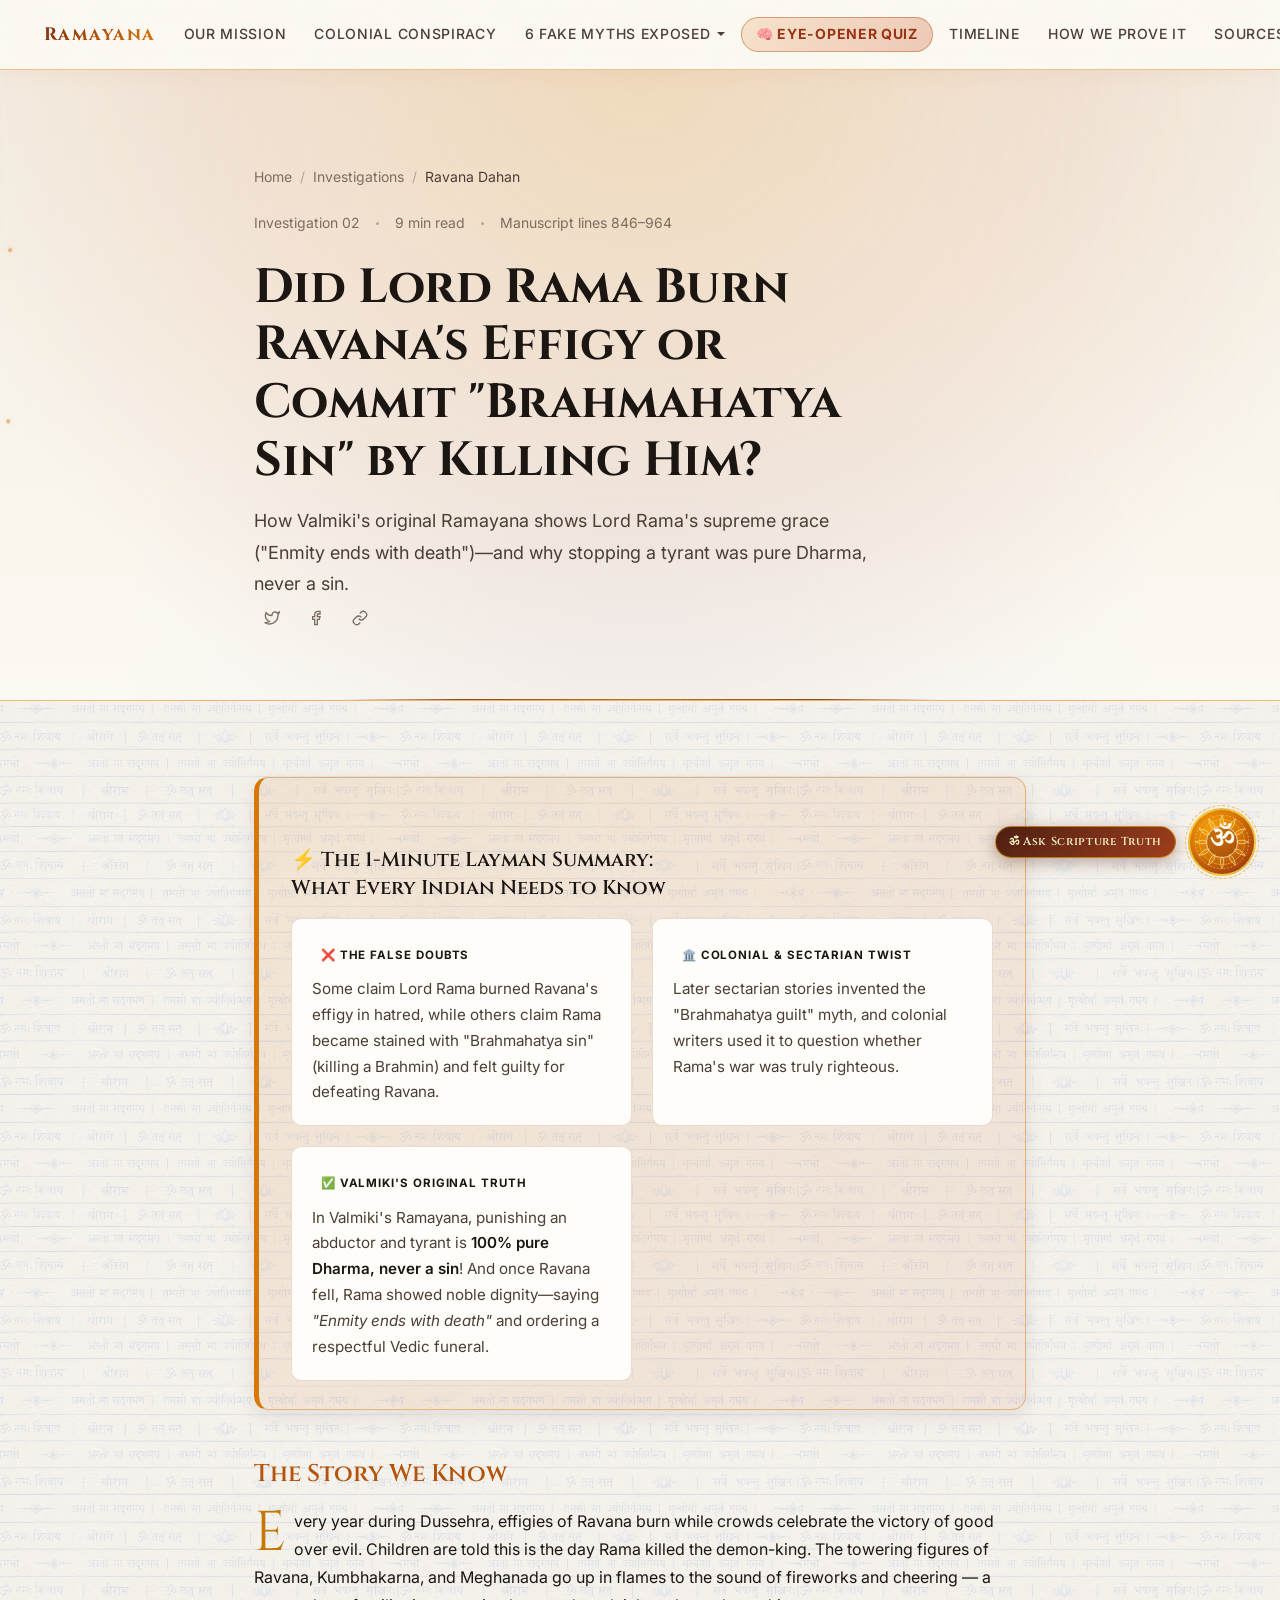
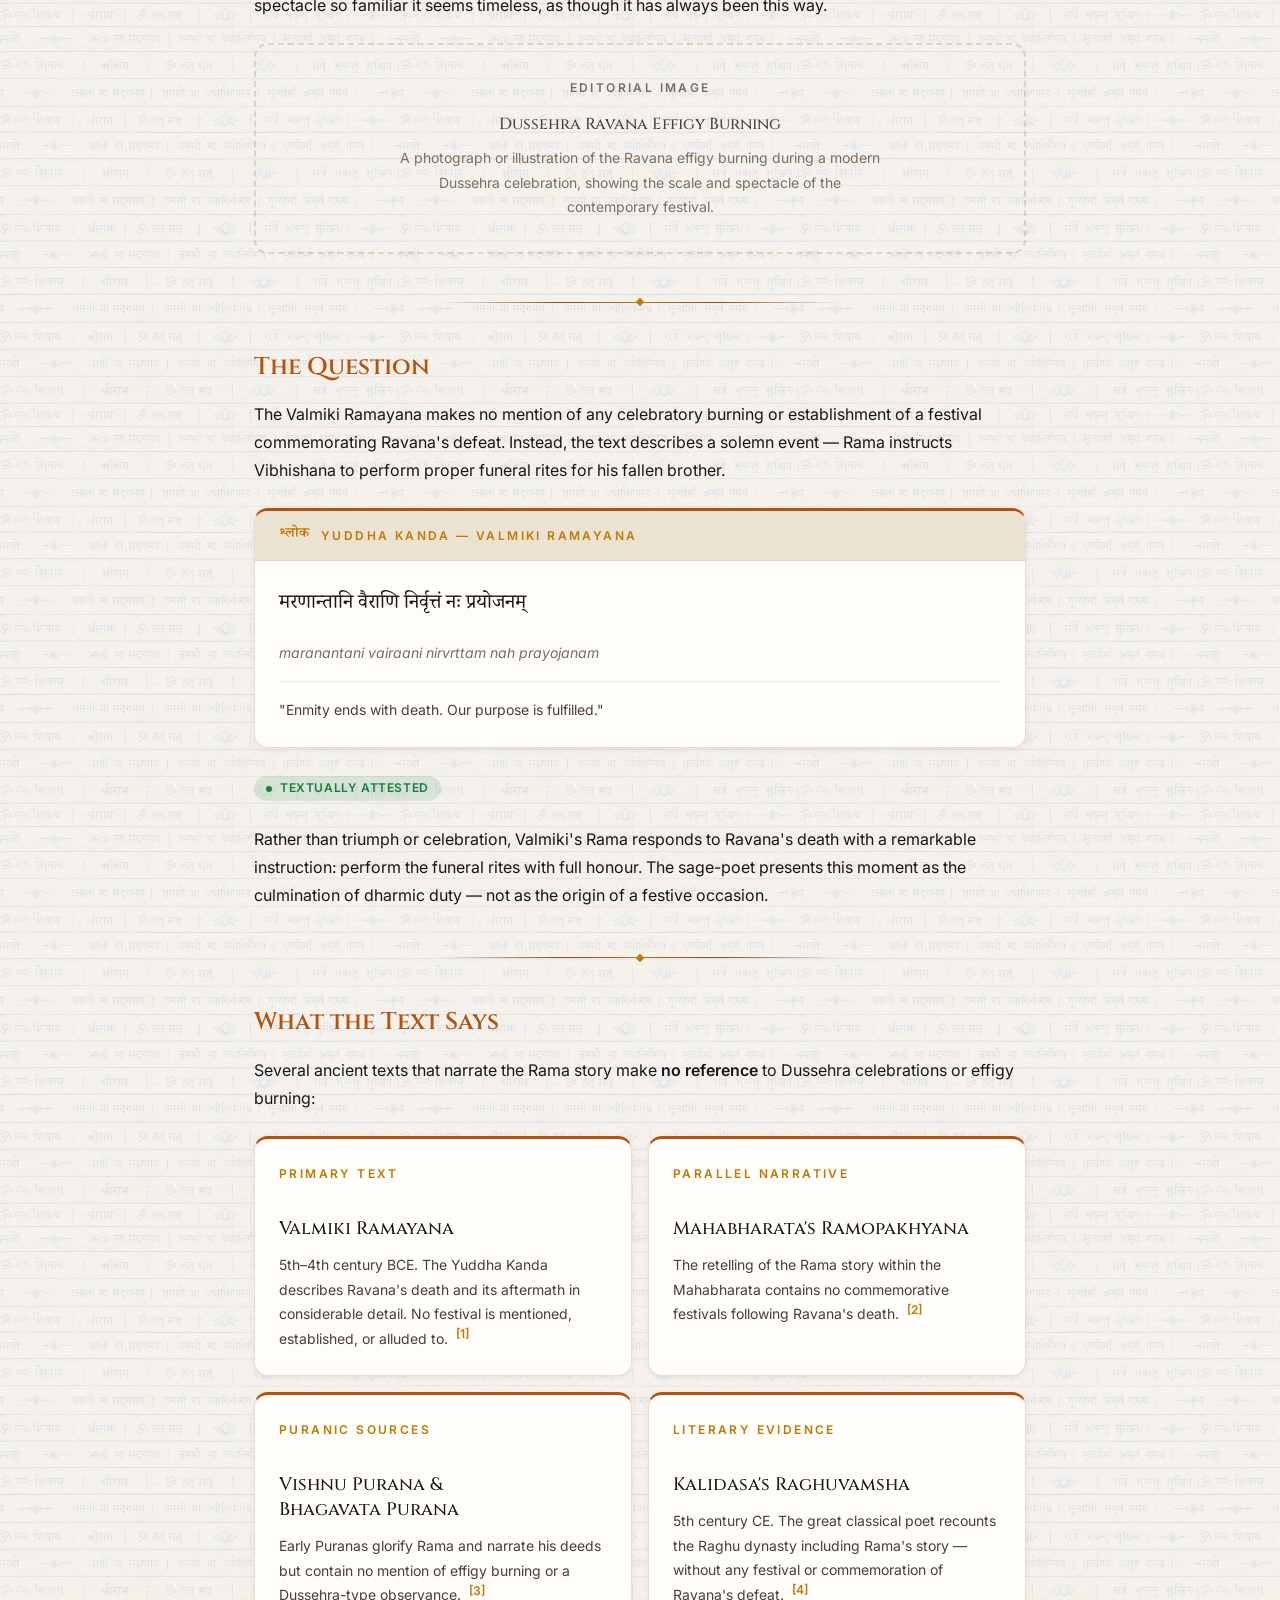
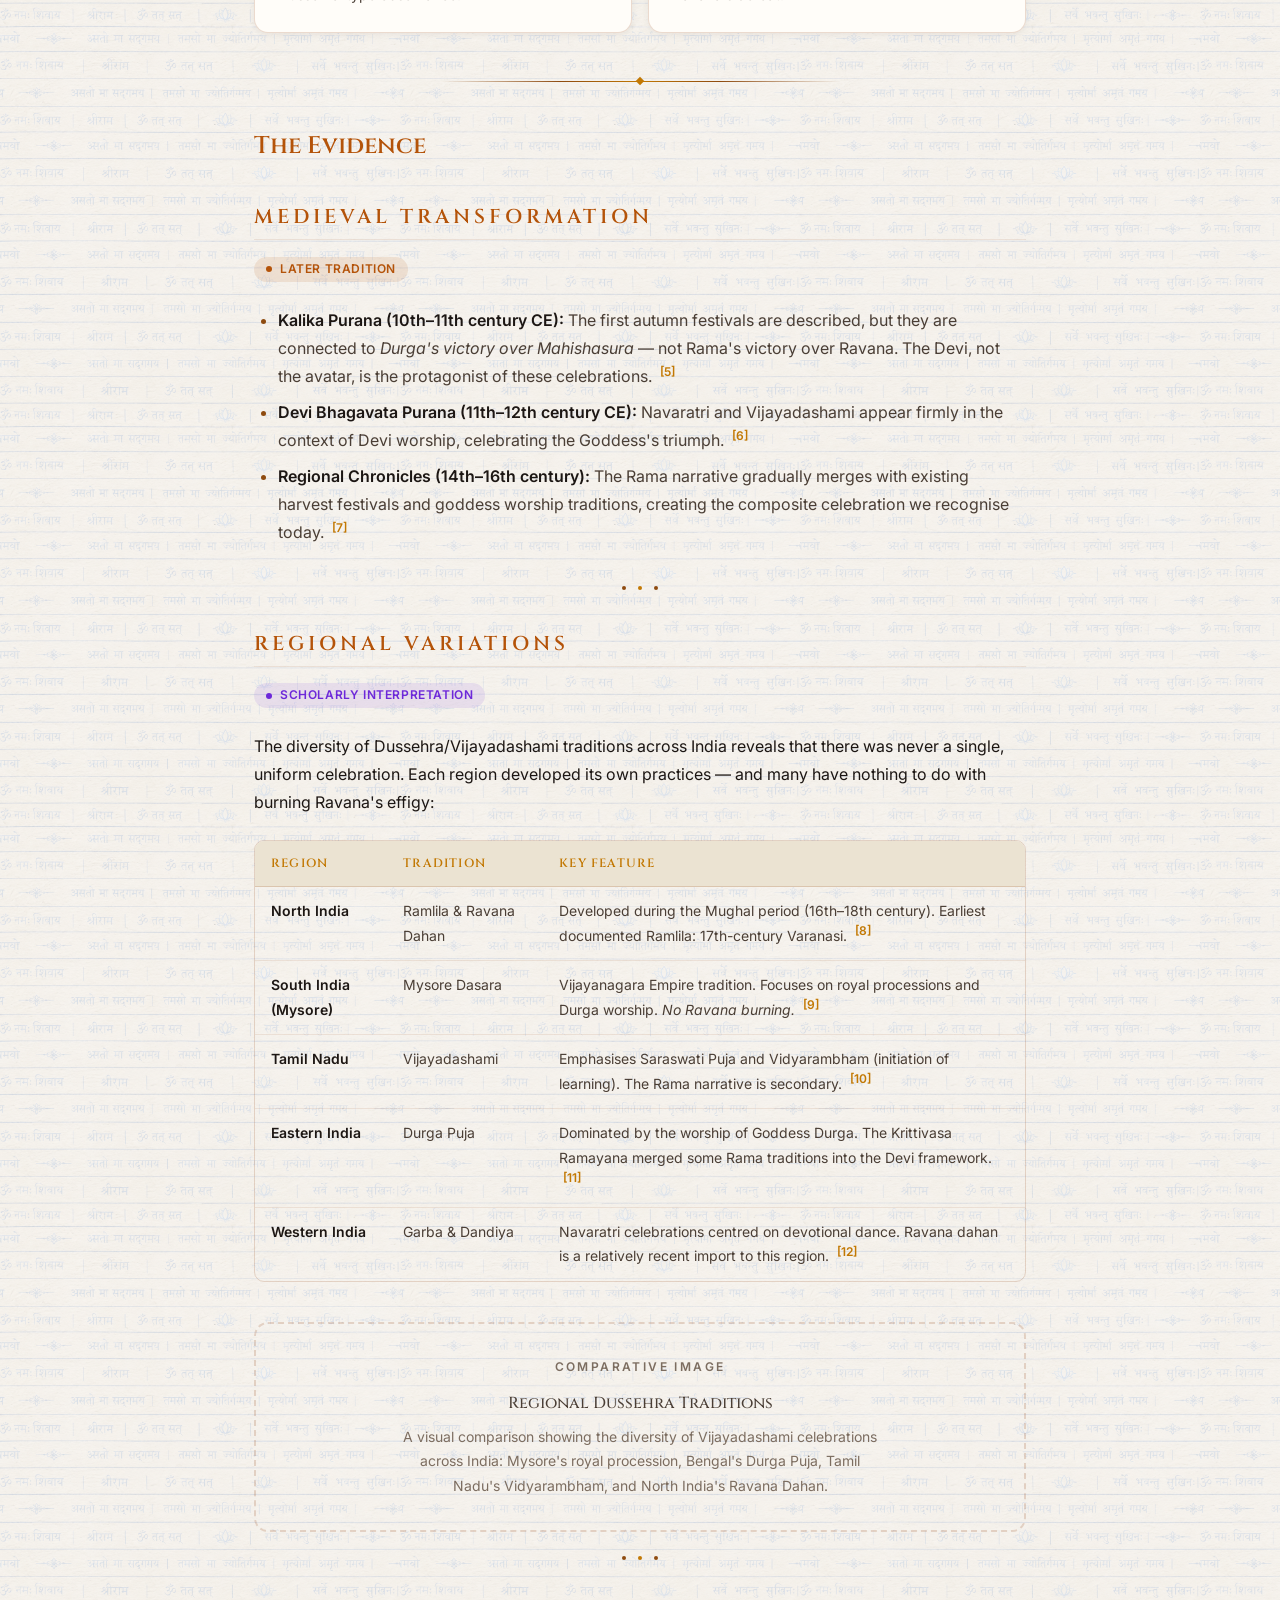
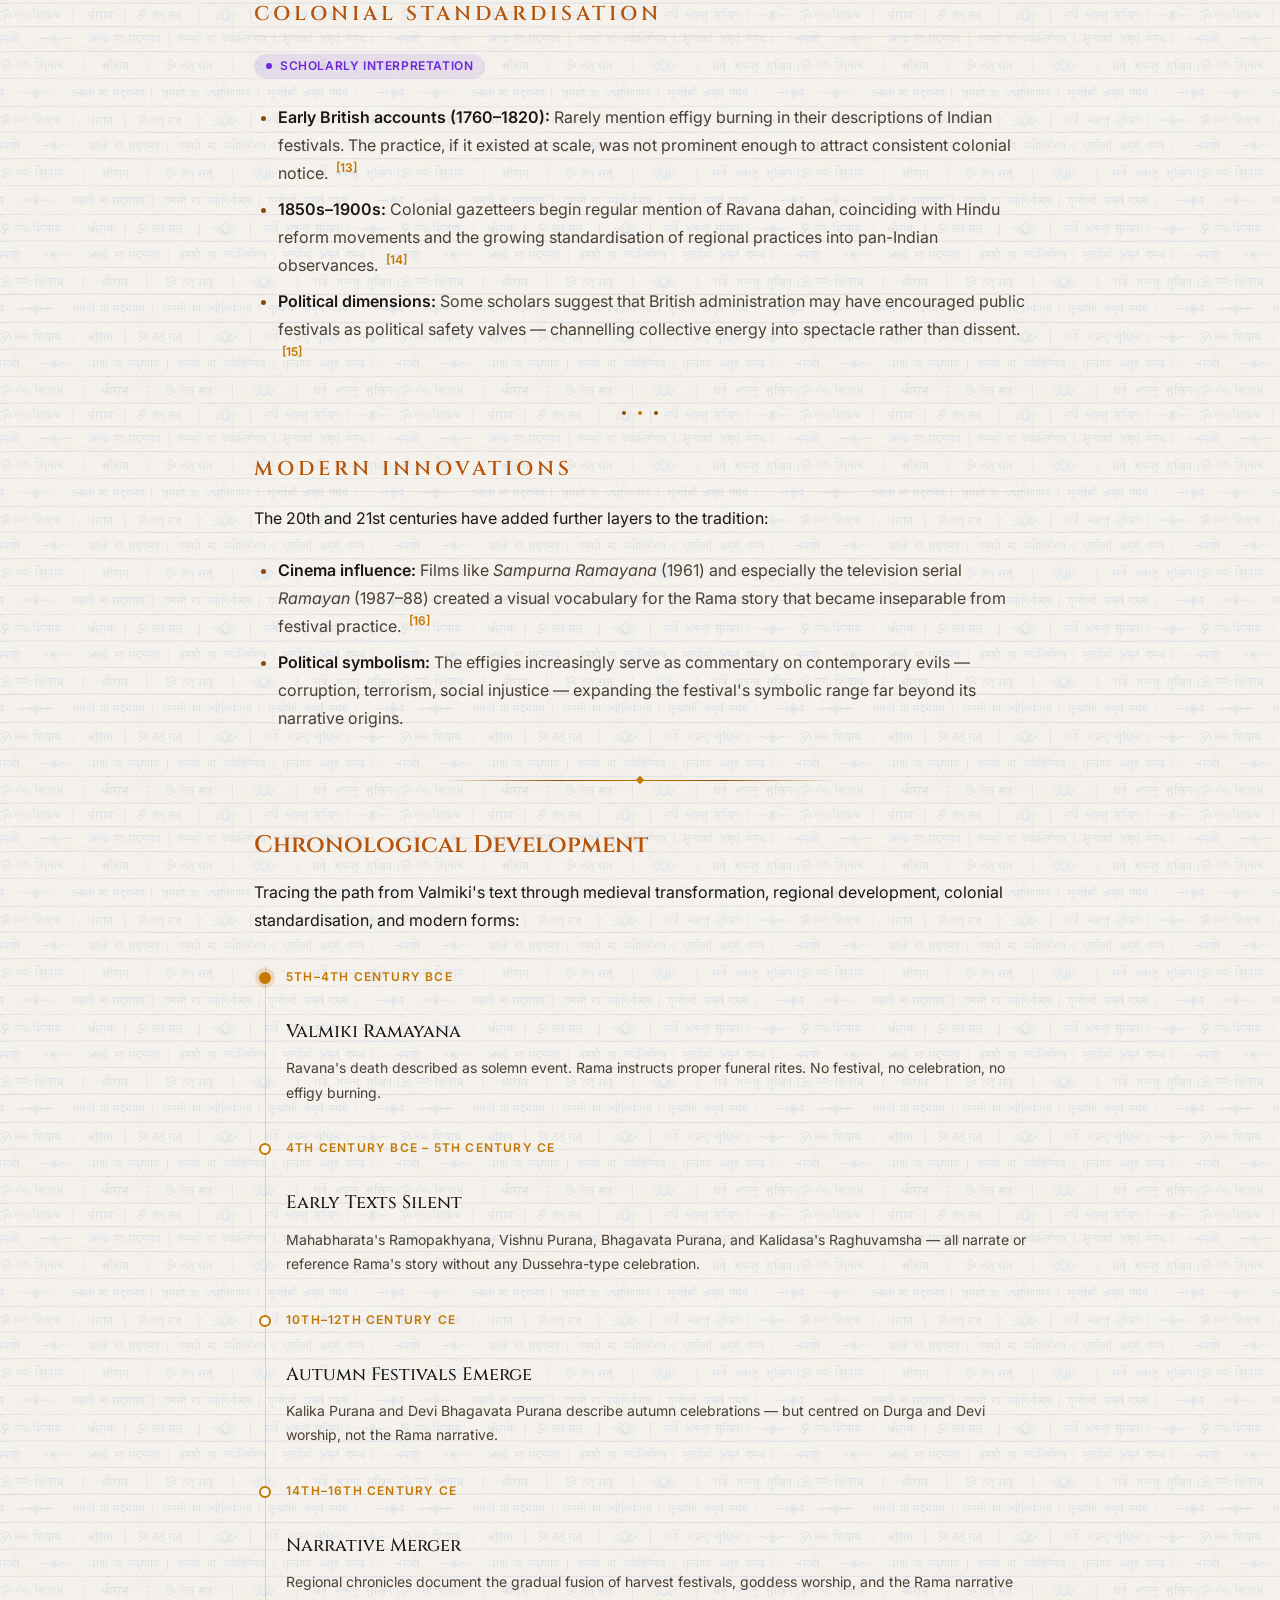
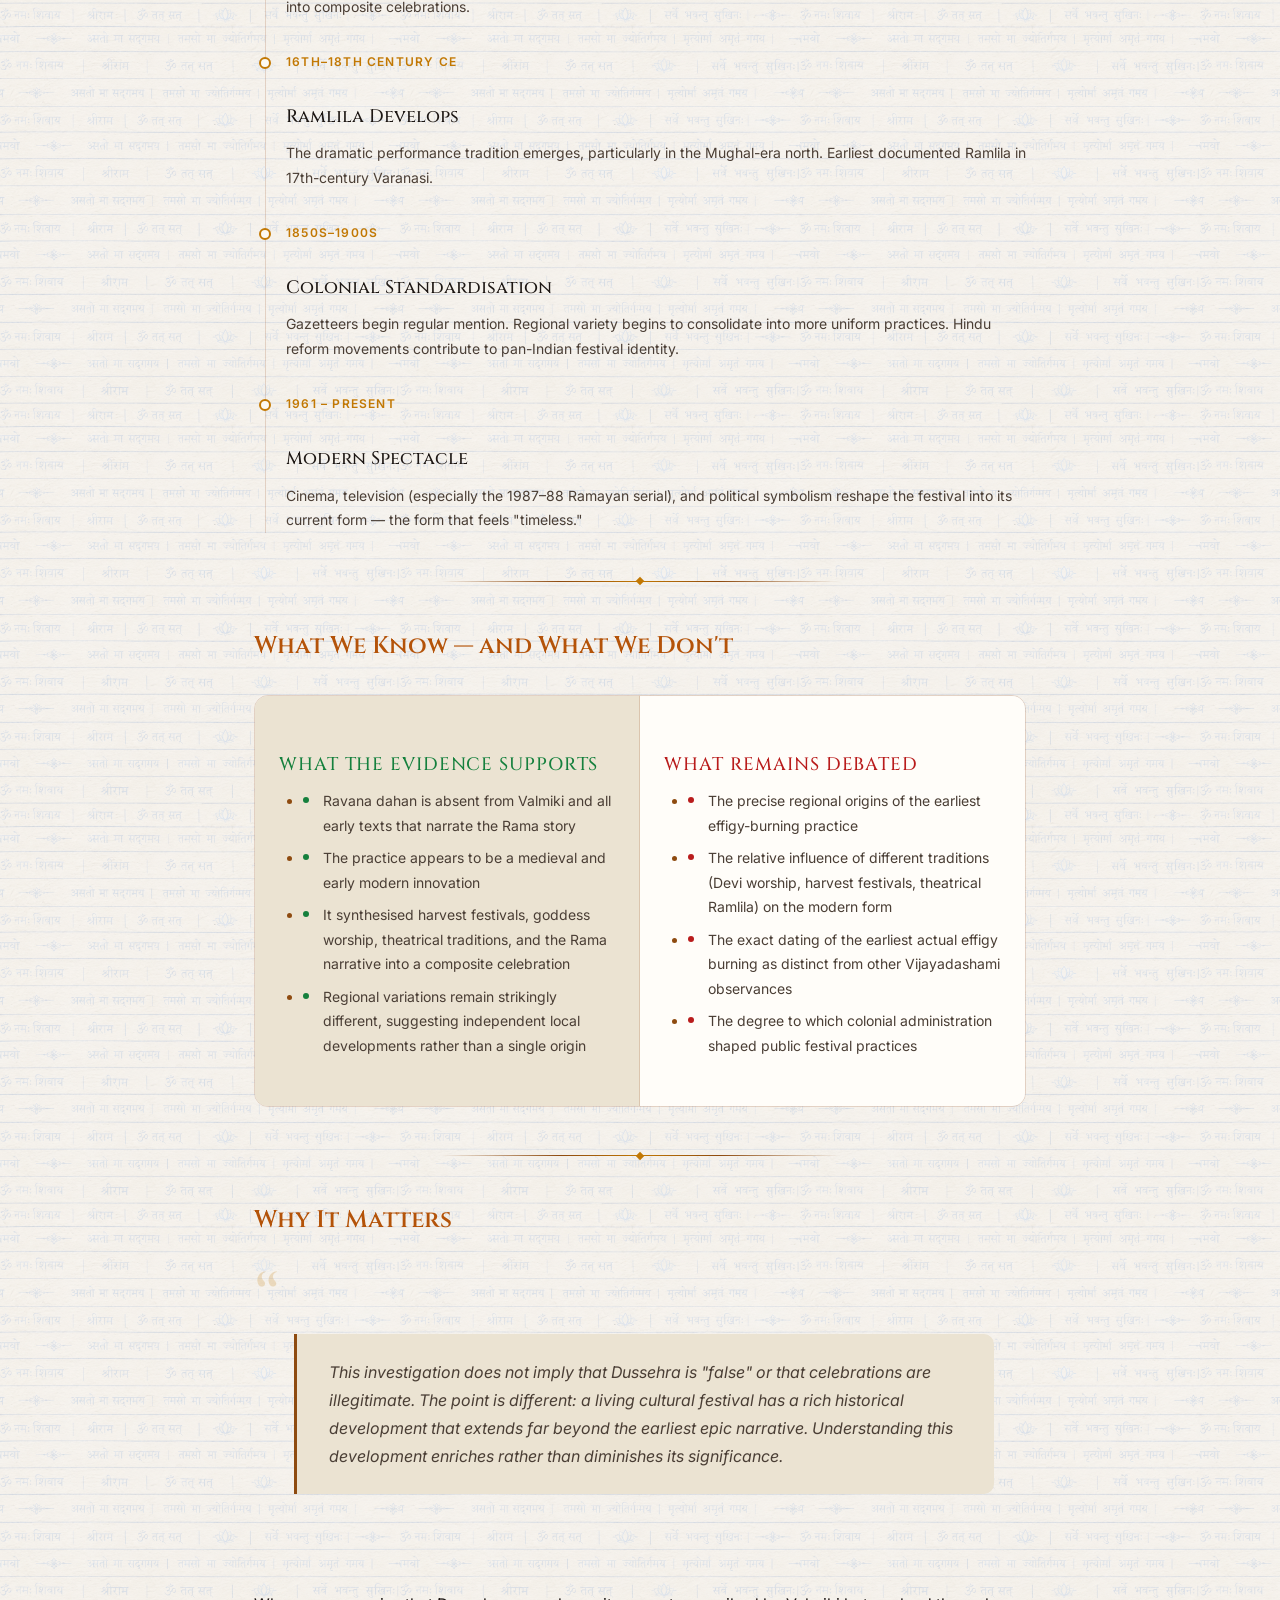
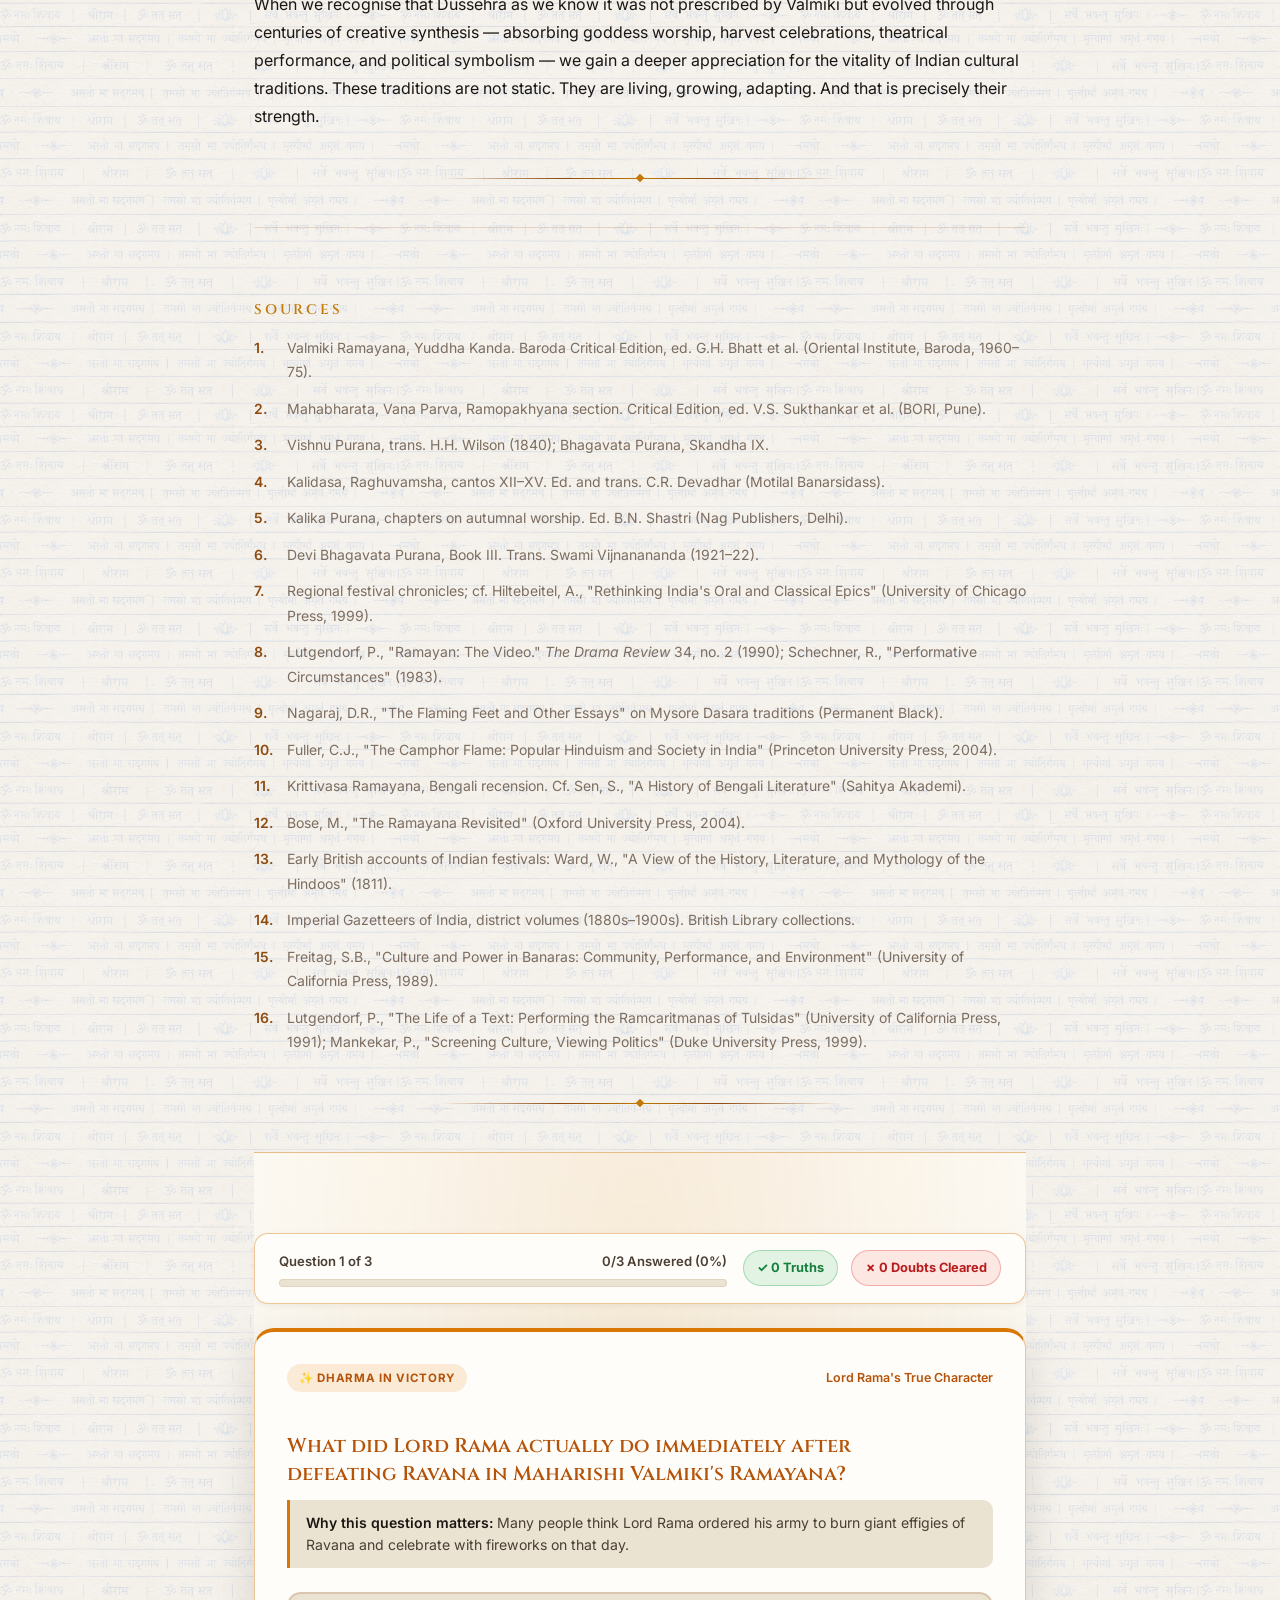
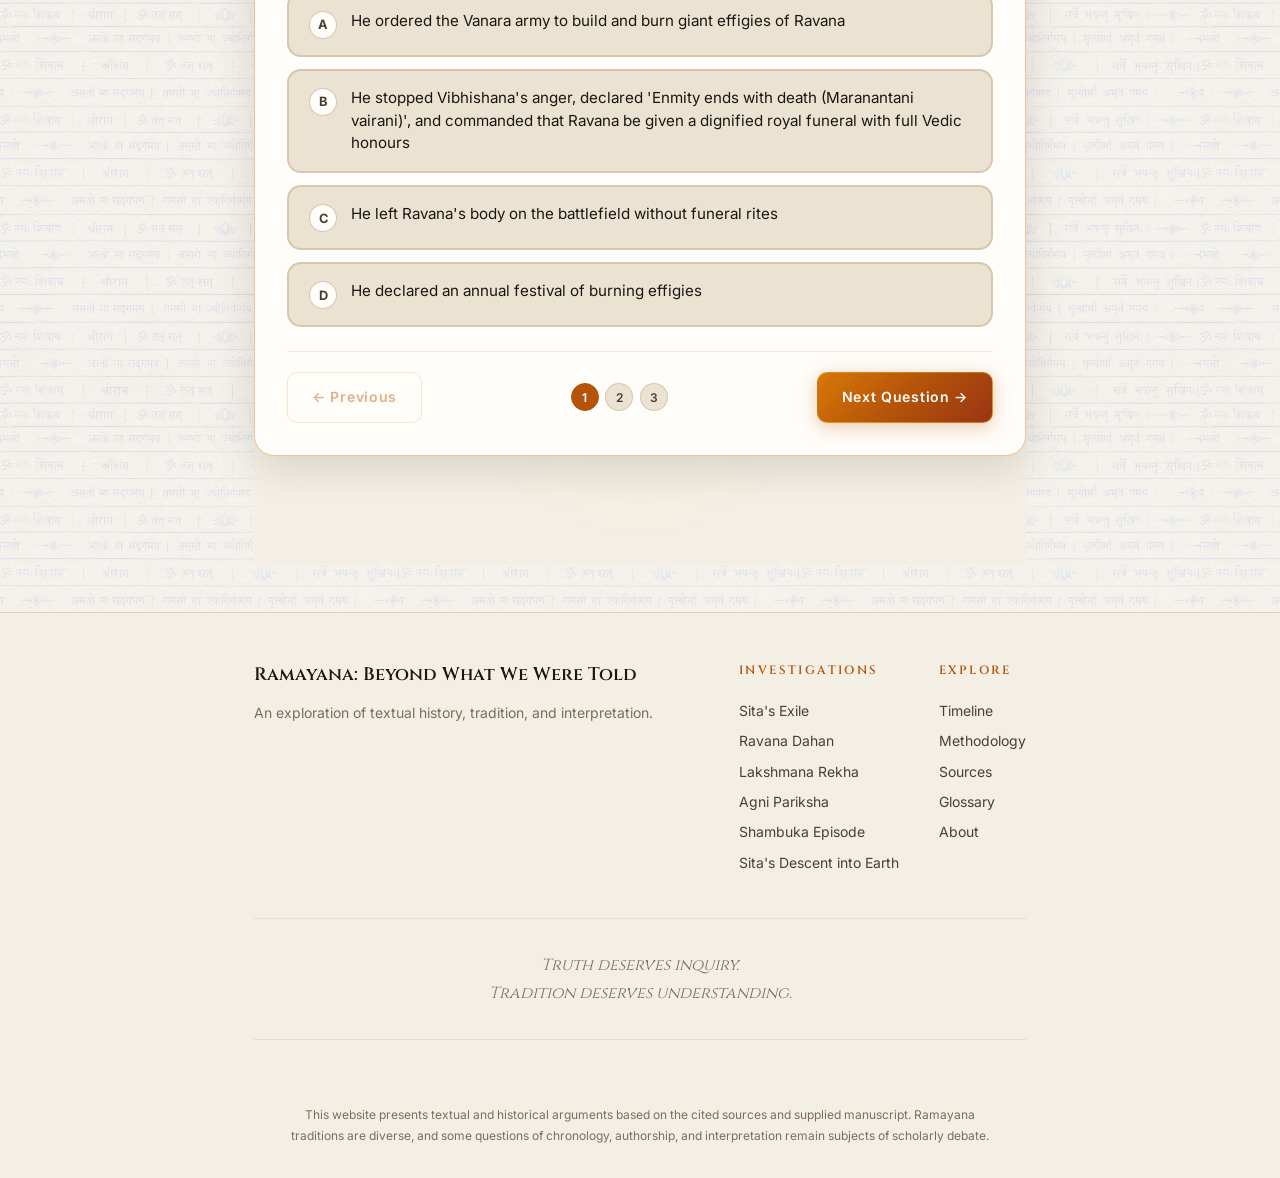
<file: facts/ravana-dahan.html>
<!DOCTYPE html>
<html lang="en">
<head>
    <meta charset="UTF-8">
    <meta name="viewport" content="width=device-width, initial-scale=1.0">
    <title>Ravana Dahan and Dussehra: Historical Evolution of a Festival | Ramayana: Beyond What We Were Told</title>
    <meta name="description" content="Did Valmiki describe Ravana Dahan? Explore the textual evidence showing the festival millions celebrate today has a complex historical development far beyond the earliest epic narrative.">
    <meta name="keywords" content="Ravana Dahan, Dussehra, Vijayadashami, Valmiki Ramayana, Ramlila, festival history, effigy burning, Navaratri, Durga Puja, textual evidence">
    <link rel="canonical" href="">
    <meta property="og:title" content="Did Valmiki Describe Ravana Dahan? | Ramayana: Beyond What We Were Told">
    <meta property="og:description" content="The festival millions know today has a history of its own. Trace the textual and historical evidence.">
    <meta property="og:type" content="article">
    <meta name="twitter:card" content="summary_large_image">
    <meta name="twitter:title" content="Did Valmiki Describe Ravana Dahan?">
    <meta name="twitter:description" content="The Valmiki Ramayana makes no mention of celebratory burning. Explore the evidence for how Dussehra evolved.">
    <meta property="og:image" content="../images/og-image.png">
    <meta name="twitter:image" content="../images/og-image.png">
    <link rel="icon" type="image/png" href="../images/favicon.png">
    <link rel="preconnect" href="https://fonts.googleapis.com">
    <link rel="preconnect" href="https://fonts.gstatic.com" crossorigin>
    <link href="https://fonts.googleapis.com/css2?family=Cinzel:wght@400;500;600;700&family=Inter:wght@300;400;500;600&family=Noto+Serif+Devanagari:wght@400;600&display=swap" rel="stylesheet">
    <link rel="stylesheet" href="../css/reset.css?v=4">
    <link rel="stylesheet" href="../css/variables.css?v=4">
    <link rel="stylesheet" href="../css/main.css?v=4">
    <link rel="stylesheet" href="../css/components.css?v=4">
    <link rel="stylesheet" href="../css/article.css?v=4">
    <link rel="stylesheet" href="../css/responsive.css?v=4">
    <link rel="stylesheet" href="../css/chatbot.css?v=4">
    <link rel="stylesheet" href="../css/animations-fx.css?v=4">
    <script type="application/ld+json">
    {
        "@context": "https://schema.org",
        "@type": "Article",
        "headline": "Did Valmiki Describe Ravana Dahan?",
        "description": "An investigation into the historical evolution of Dussehra and Ravana effigy burning, tracing the practice from its absence in the Valmiki Ramayana through medieval transformation to modern celebration.",
        "author": {
            "@type": "Organization",
            "name": "Ramayana: Beyond What We Were Told"
        },
        "publisher": {
            "@type": "Organization",
            "name": "Ramayana: Beyond What We Were Told"
        },
        "isPartOf": {
            "@type": "WebSite",
            "name": "Ramayana: Beyond What We Were Told"
        },
        "mainEntityOfPage": true,
        "keywords": ["Ravana Dahan", "Dussehra", "Vijayadashami", "Valmiki Ramayana", "festival history"]
    }
    </script>
</head>
<body>
    <a href="#main-content" class="skip-to-content">Skip to main content</a>
    <div class="reading-progress-bar" aria-hidden="true"></div>

    <header class="site-header" role="banner">
        <div class="header-container">
            <a href="../index.html" class="site-logo" aria-label="Home">
                <span class="logo-text">Ramayana</span>
            </a>
            <nav class="main-nav" role="navigation" aria-label="Main navigation">
                <ul class="nav-links">
                    <li><a href="../index.html" data-i18n="nav-discover">Our Mission</a></li>
                    <li><a href="../index.html#conspiracy">Colonial Conspiracy</a></li>
                    <li class="nav-dropdown">
                        <a href="../index.html#investigations" aria-haspopup="true" class="active" data-i18n="nav-investigations">6 Fake Myths Exposed</a>
                        <ul class="dropdown-menu">
                            <li><a href="sita-exile.html" data-i18n="nav-sita-exile">Sita's Exile Myth</a></li>
                            <li><a href="ravana-dahan.html" class="active" data-i18n="nav-ravana-dahan">Ravana Dahan &amp; Penance</a></li>
                            <li><a href="lakshmana-rekha.html" data-i18n="nav-lakshmana-rekha">Lakshmana Rekha</a></li>
                            <li><a href="agni-pariksha.html" data-i18n="nav-agni-pariksha">Agni Pariksha Truth</a></li>
                            <li><a href="shambuka.html" data-i18n="nav-shambuka">The Shambuka Story</a></li>
                            <li><a href="sita-earth.html" data-i18n="nav-sita-earth">Sita's Descent into Earth</a></li>
                        </ul>
                    </li>
                    <li><a href="../quiz.html" class="nav-quiz-highlight">🧠 Eye-Opener Quiz</a></li>
                    <li><a href="../timeline.html" data-i18n="nav-timeline">Timeline</a></li>
                    <li><a href="../methodology.html" data-i18n="nav-how-we-know">How We Prove It</a></li>
                    <li><a href="../sources.html" data-i18n="nav-sources">Sources</a></li>
                    <li><a href="../about.html" data-i18n="nav-about">About Mission</a></li>
                </ul>
            </nav>
            <div class="header-actions">
                <button class="lang-toggle" aria-label="हिन्दी में पढ़ें" title="हिन्दी में पढ़ें">
                    <span class="lang-label">हिं</span>
                </button>
                <button class="search-toggle" aria-label="Open search" title="Search (Ctrl+K)">
                    <svg width="20" height="20" viewBox="0 0 24 24" fill="none" stroke="currentColor" stroke-width="2" stroke-linecap="round" stroke-linejoin="round"><circle cx="11" cy="11" r="8"/><line x1="21" y1="21" x2="16.65" y2="16.65"/></svg>
                </button>
                <button class="theme-toggle" aria-label="Toggle reading mode" title="Toggle reading mode">
                    <svg class="icon-sun" width="20" height="20" viewBox="0 0 24 24" fill="none" stroke="currentColor" stroke-width="2"><circle cx="12" cy="12" r="5"/><line x1="12" y1="1" x2="12" y2="3"/><line x1="12" y1="21" x2="12" y2="23"/><line x1="4.22" y1="4.22" x2="5.64" y2="5.64"/><line x1="18.36" y1="18.36" x2="19.78" y2="19.78"/><line x1="1" y1="12" x2="3" y2="12"/><line x1="21" y1="12" x2="23" y2="12"/><line x1="4.22" y1="19.78" x2="5.64" y2="18.36"/><line x1="18.36" y1="5.64" x2="19.78" y2="4.22"/></svg>
                    <svg class="icon-moon" width="20" height="20" viewBox="0 0 24 24" fill="none" stroke="currentColor" stroke-width="2"><path d="M21 12.79A9 9 0 1 1 11.21 3 7 7 0 0 0 21 12.79z"/></svg>
                </button>
                <button class="mobile-menu-toggle" aria-label="Open menu" aria-expanded="false">
                    <span class="hamburger-line"></span>
                    <span class="hamburger-line"></span>
                    <span class="hamburger-line"></span>
                </button>
            </div>
        </div>
    </header>

    <main id="main-content">
        <!-- ARTICLE HERO -->
        <section class="article-hero" aria-label="Article introduction">
            <div class="article-hero-content">
                <nav class="breadcrumbs" aria-label="Breadcrumb">
                    <a href="../index.html" data-i18n="breadcrumb-home">Home</a>
                    <span class="separator" aria-hidden="true">/</span>
                    <a href="../index.html#investigations" data-i18n="breadcrumb-investigations">Investigations</a>
                    <span class="separator" aria-hidden="true">/</span>
                    <span class="current" data-i18n="ravana-breadcrumb">Ravana Dahan</span>
                </nav>

                <div class="article-meta">
                    <span data-i18n="ravana-label">Investigation 02</span>
                    <span class="divider" aria-hidden="true"></span>
                    <span class="reading-time">
                        <svg viewBox="0 0 24 24" fill="none" stroke="currentColor" stroke-width="2"><circle cx="12" cy="12" r="10"/><polyline points="12 6 12 12 16 14"/></svg>
                        <span data-i18n="ravana-reading-time">18 min read</span>
                    </span>
                    <span class="divider" aria-hidden="true"></span>
                    <span data-i18n="ravana-manuscript-lines">Manuscript lines 846&ndash;964</span>
                </div>

                <h1 data-i18n="ravana-title">Did Lord Rama Burn Ravana's Effigy or Commit "Brahmahatya Sin" by Killing Him?</h1>
                <p class="lead" data-i18n="ravana-lead">How Valmiki's original Ramayana shows Lord Rama's supreme grace ("Enmity ends with death")—and why stopping a tyrant was pure Dharma, never a sin.</p>

                <div class="share-buttons" aria-label="Share this investigation">
                    <button class="share-btn" aria-label="Share on Twitter" title="Share on Twitter" onclick="window.open('https://twitter.com/intent/tweet?text=Did+Valmiki+Describe+Ravana+Dahan%3F&url='+encodeURIComponent(location.href),'_blank')">
                        <svg viewBox="0 0 24 24" fill="none" stroke="currentColor" stroke-width="2"><path d="M23 3a10.9 10.9 0 0 1-3.14 1.53 4.48 4.48 0 0 0-7.86 3v1A10.66 10.66 0 0 1 3 4s-4 9 5 13a11.64 11.64 0 0 1-7 2c9 5 20 0 20-11.5a4.5 4.5 0 0 0-.08-.83A7.72 7.72 0 0 0 23 3z"/></svg>
                    </button>
                    <button class="share-btn" aria-label="Share on Facebook" title="Share on Facebook" onclick="window.open('https://www.facebook.com/sharer/sharer.php?u='+encodeURIComponent(location.href),'_blank')">
                        <svg viewBox="0 0 24 24" fill="none" stroke="currentColor" stroke-width="2"><path d="M18 2h-3a5 5 0 0 0-5 5v3H7v4h3v8h4v-8h3l1-4h-4V7a1 1 0 0 1 1-1h3z"/></svg>
                    </button>
                    <button class="share-btn" aria-label="Copy link" title="Copy link" onclick="navigator.clipboard.writeText(location.href)">
                        <svg viewBox="0 0 24 24" fill="none" stroke="currentColor" stroke-width="2"><path d="M10 13a5 5 0 0 0 7.54.54l3-3a5 5 0 0 0-7.07-7.07l-1.72 1.71"/><path d="M14 11a5 5 0 0 0-7.54-.54l-3 3a5 5 0 0 0 7.07 7.07l1.71-1.71"/></svg>
                    </button>
                </div>
            </div>
        </section>

        <!-- ARTICLE BODY -->
        <article class="article-body" aria-label="Investigation content">

            <!-- SIMPLE LAYMAN SUMMARY BANNER -->
            <div class="mission-truth-banner fade-in">
                <h3>⚡ The 1-Minute Layman Summary: What Every Indian Needs to Know</h3>
                <div class="truth-columns">
                    <div class="truth-col">
                        <span class="truth-col-label">❌ The False Doubts</span>
                        <p>Some claim Lord Rama burned Ravana's effigy in hatred, while others claim Rama became stained with "Brahmahatya sin" (killing a Brahmin) and felt guilty for defeating Ravana.</p>
                    </div>
                    <div class="truth-col">
                        <span class="truth-col-label">🏛️ Colonial &amp; Sectarian Twist</span>
                        <p>Later sectarian stories invented the "Brahmahatya guilt" myth, and colonial writers used it to question whether Rama's war was truly righteous.</p>
                    </div>
                    <div class="truth-col">
                        <span class="truth-col-label">✅ Valmiki's Original Truth</span>
                        <p>In Valmiki's Ramayana, punishing an abductor and tyrant is <strong>100% pure Dharma, never a sin</strong>! And once Ravana fell, Rama showed noble dignity—saying <em>"Enmity ends with death"</em> and ordering a respectful Vedic funeral.</p>
                    </div>
                </div>
            </div>

            <!-- THE STORY WE KNOW -->
            <h2 data-i18n="ravana-h2-story">The Story We Know</h2>
            <p class="drop-cap" data-i18n="ravana-story-p1">Every year during Dussehra, effigies of Ravana burn while crowds celebrate the victory of good over evil. Children are told this is the day Rama killed the demon-king. The towering figures of Ravana, Kumbhakarna, and Meghanada go up in flames to the sound of fireworks and cheering &mdash; a spectacle so familiar it seems timeless, as though it has always been this way.</p>

            <div class="editorial-image-placeholder">
                <div class="placeholder-label" data-i18n="ravana-img1-label">Editorial Image</div>
                <div class="placeholder-title" data-i18n="ravana-img1-title">Dussehra Ravana Effigy Burning</div>
                <div class="placeholder-description" data-i18n="ravana-img1-desc">A photograph or illustration of the Ravana effigy burning during a modern Dussehra celebration, showing the scale and spectacle of the contemporary festival.</div>
            </div>

            <div class="section-divider" aria-hidden="true"></div>

            <!-- THE QUESTION -->
            <h2 data-i18n="ravana-h2-question">The Question</h2>
            <p data-i18n="ravana-question-p1">The Valmiki Ramayana makes no mention of any celebratory burning or establishment of a festival commemorating Ravana's defeat. Instead, the text describes a solemn event &mdash; Rama instructs Vibhishana to perform proper funeral rites for his fallen brother.</p>

            <div class="sanskrit-verse-card">
                <div class="sanskrit-verse-header">
                    <span class="devanagari-label" data-i18n="ravana-verse-label">श्लोक</span>
                    <span data-i18n="ravana-verse-source">Yuddha Kanda &mdash; Valmiki Ramayana</span>
                </div>
                <div class="sanskrit-verse-body">
                    <div class="sanskrit-text">मरणान्तानि वैराणि निर्वृत्तं नः प्रयोजनम्</div>
                    <div class="verse-transliteration">maranantani vairaani nirvrttam nah prayojanam</div>
                    <div class="verse-translation" data-i18n="ravana-verse-translation">"Enmity ends with death. Our purpose is fulfilled."</div>
                </div>
            </div>

            <p><span class="confidence-badge confidence-badge--attested" data-i18n="badge-attested">Textually Attested</span></p>
            <p data-i18n="ravana-question-p2">Rather than triumph or celebration, Valmiki's Rama responds to Ravana's death with a remarkable instruction: perform the funeral rites with full honour. The sage-poet presents this moment as the culmination of dharmic duty &mdash; not as the origin of a festive occasion.</p>

            <div class="section-divider" aria-hidden="true"></div>

            <!-- WHAT THE TEXT SAYS -->
            <h2 data-i18n="ravana-h2-text">What the Text Says</h2>
            <p data-i18n="ravana-text-p1">Several ancient texts that narrate the Rama story make <strong>no reference</strong> to Dussehra celebrations or effigy burning:</p>

            <div class="evidence-grid">
                <div class="evidence-card">
                    <div class="evidence-card-type" data-i18n="ravana-ev1-type">Primary Text</div>
                    <h4 data-i18n="ravana-ev1-title">Valmiki Ramayana</h4>
                    <p data-i18n="ravana-ev1-text">5th&ndash;4th century BCE. The Yuddha Kanda describes Ravana's death and its aftermath in considerable detail. No festival is mentioned, established, or alluded to. <span class="source-marker" data-source="valmiki-yuddha-kanda">1</span></p>
                </div>
                <div class="evidence-card">
                    <div class="evidence-card-type" data-i18n="ravana-ev2-type">Parallel Narrative</div>
                    <h4 data-i18n="ravana-ev2-title">Mahabharata's Ramopakhyana</h4>
                    <p data-i18n="ravana-ev2-text">The retelling of the Rama story within the Mahabharata contains no commemorative festivals following Ravana's death. <span class="source-marker" data-source="mbh-ramopakhyana">2</span></p>
                </div>
                <div class="evidence-card">
                    <div class="evidence-card-type" data-i18n="ravana-ev3-type">Puranic Sources</div>
                    <h4 data-i18n="ravana-ev3-title">Vishnu Purana &amp; Bhagavata Purana</h4>
                    <p data-i18n="ravana-ev3-text">Early Puranas glorify Rama and narrate his deeds but contain no mention of effigy burning or a Dussehra-type observance. <span class="source-marker" data-source="early-puranas">3</span></p>
                </div>
                <div class="evidence-card">
                    <div class="evidence-card-type" data-i18n="ravana-ev4-type">Literary Evidence</div>
                    <h4 data-i18n="ravana-ev4-title">Kalidasa's Raghuvamsha</h4>
                    <p data-i18n="ravana-ev4-text">5th century CE. The great classical poet recounts the Raghu dynasty including Rama's story &mdash; without any festival or commemoration of Ravana's defeat. <span class="source-marker" data-source="raghuvamsha">4</span></p>
                </div>
            </div>

            <div class="section-divider" aria-hidden="true"></div>

            <!-- THE EVIDENCE -->
            <h2 data-i18n="ravana-h2-evidence">The Evidence</h2>

            <!-- Medieval Transformation -->
            <div class="evidence-section">
                <h3 class="evidence-section-title" data-i18n="ravana-h3-medieval">Medieval Transformation</h3>
                <p><span class="confidence-badge confidence-badge--tradition" data-i18n="ravana-badge-tradition">Later Tradition</span></p>

                <ul>
                    <li data-i18n="ravana-medieval-li1"><strong>Kalika Purana (10th&ndash;11th century CE):</strong> The first autumn festivals are described, but they are connected to <em>Durga's victory over Mahishasura</em> &mdash; not Rama's victory over Ravana. The Devi, not the avatar, is the protagonist of these celebrations. <span class="source-marker" data-source="kalika-purana">5</span></li>
                    <li data-i18n="ravana-medieval-li2"><strong>Devi Bhagavata Purana (11th&ndash;12th century CE):</strong> Navaratri and Vijayadashami appear firmly in the context of Devi worship, celebrating the Goddess's triumph. <span class="source-marker" data-source="devi-bhagavata">6</span></li>
                    <li data-i18n="ravana-medieval-li3"><strong>Regional Chronicles (14th&ndash;16th century):</strong> The Rama narrative gradually merges with existing harvest festivals and goddess worship traditions, creating the composite celebration we recognise today. <span class="source-marker" data-source="regional-chronicles">7</span></li>
                </ul>
            </div>

            <div class="section-divider--dots" aria-hidden="true"><span></span></div>

            <!-- Regional Variations -->
            <div class="evidence-section">
                <h3 class="evidence-section-title" data-i18n="ravana-h3-regional">Regional Variations</h3>
                <p><span class="confidence-badge confidence-badge--interpretation" data-i18n="badge-interpretation">Scholarly Interpretation</span></p>

                <p data-i18n="ravana-regional-p1">The diversity of Dussehra/Vijayadashami traditions across India reveals that there was never a single, uniform celebration. Each region developed its own practices &mdash; and many have nothing to do with burning Ravana's effigy:</p>

                <div class="table-wrapper">
                    <table>
                        <thead>
                            <tr>
                                <th data-i18n="ravana-th-region">Region</th>
                                <th data-i18n="ravana-th-tradition">Tradition</th>
                                <th data-i18n="ravana-th-feature">Key Feature</th>
                            </tr>
                        </thead>
                        <tbody>
                            <tr>
                                <td data-i18n="ravana-td-north"><strong>North India</strong></td>
                                <td data-i18n="ravana-td-north-trad">Ramlila &amp; Ravana Dahan</td>
                                <td data-i18n="ravana-td-north-feat">Developed during the Mughal period (16th&ndash;18th century). Earliest documented Ramlila: 17th-century Varanasi. <span class="source-marker" data-source="ramlila-history">8</span></td>
                            </tr>
                            <tr>
                                <td data-i18n="ravana-td-south"><strong>South India (Mysore)</strong></td>
                                <td data-i18n="ravana-td-south-trad">Mysore Dasara</td>
                                <td data-i18n="ravana-td-south-feat">Vijayanagara Empire tradition. Focuses on royal processions and Durga worship. <em>No Ravana burning.</em> <span class="source-marker" data-source="mysore-dasara">9</span></td>
                            </tr>
                            <tr>
                                <td data-i18n="ravana-td-tamil"><strong>Tamil Nadu</strong></td>
                                <td data-i18n="ravana-td-tamil-trad">Vijayadashami</td>
                                <td data-i18n="ravana-td-tamil-feat">Emphasises Saraswati Puja and Vidyarambham (initiation of learning). The Rama narrative is secondary. <span class="source-marker" data-source="tn-vijayadashami">10</span></td>
                            </tr>
                            <tr>
                                <td data-i18n="ravana-td-east"><strong>Eastern India</strong></td>
                                <td data-i18n="ravana-td-east-trad">Durga Puja</td>
                                <td data-i18n="ravana-td-east-feat">Dominated by the worship of Goddess Durga. The Krittivasa Ramayana merged some Rama traditions into the Devi framework. <span class="source-marker" data-source="durga-puja">11</span></td>
                            </tr>
                            <tr>
                                <td data-i18n="ravana-td-west"><strong>Western India</strong></td>
                                <td data-i18n="ravana-td-west-trad">Garba &amp; Dandiya</td>
                                <td data-i18n="ravana-td-west-feat">Navaratri celebrations centred on devotional dance. Ravana dahan is a relatively recent import to this region. <span class="source-marker" data-source="garba-dandiya">12</span></td>
                            </tr>
                        </tbody>
                    </table>
                </div>
            </div>

            <div class="editorial-image-placeholder">
                <div class="placeholder-label" data-i18n="ravana-img2-label">Comparative Image</div>
                <div class="placeholder-title" data-i18n="ravana-img2-title">Regional Dussehra Traditions</div>
                <div class="placeholder-description" data-i18n="ravana-img2-desc">A visual comparison showing the diversity of Vijayadashami celebrations across India: Mysore's royal procession, Bengal's Durga Puja, Tamil Nadu's Vidyarambham, and North India's Ravana Dahan.</div>
            </div>

            <div class="section-divider--dots" aria-hidden="true"><span></span></div>

            <!-- Colonial Standardization -->
            <div class="evidence-section">
                <h3 class="evidence-section-title" data-i18n="ravana-h3-colonial">Colonial Standardisation</h3>
                <p><span class="confidence-badge confidence-badge--interpretation" data-i18n="badge-interpretation">Scholarly Interpretation</span></p>

                <ul>
                    <li data-i18n="ravana-colonial-li1"><strong>Early British accounts (1760&ndash;1820):</strong> Rarely mention effigy burning in their descriptions of Indian festivals. The practice, if it existed at scale, was not prominent enough to attract consistent colonial notice. <span class="source-marker" data-source="british-accounts">13</span></li>
                    <li data-i18n="ravana-colonial-li2"><strong>1850s&ndash;1900s:</strong> Colonial gazetteers begin regular mention of Ravana dahan, coinciding with Hindu reform movements and the growing standardisation of regional practices into pan-Indian observances. <span class="source-marker" data-source="colonial-gazetteers">14</span></li>
                    <li data-i18n="ravana-colonial-li3"><strong>Political dimensions:</strong> Some scholars suggest that British administration may have encouraged public festivals as political safety valves &mdash; channelling collective energy into spectacle rather than dissent. <span class="source-marker" data-source="colonial-politics">15</span></li>
                </ul>
            </div>

            <div class="section-divider--dots" aria-hidden="true"><span></span></div>

            <!-- Modern Innovations -->
            <div class="evidence-section">
                <h3 class="evidence-section-title" data-i18n="ravana-h3-modern">Modern Innovations</h3>
                <p data-i18n="ravana-modern-p1">The 20th and 21st centuries have added further layers to the tradition:</p>

                <ul>
                    <li data-i18n="ravana-modern-li1"><strong>Cinema influence:</strong> Films like <em>Sampurna Ramayana</em> (1961) and especially the television serial <em>Ramayan</em> (1987&ndash;88) created a visual vocabulary for the Rama story that became inseparable from festival practice. <span class="source-marker" data-source="cinema-influence">16</span></li>
                    <li data-i18n="ravana-modern-li2"><strong>Political symbolism:</strong> The effigies increasingly serve as commentary on contemporary evils &mdash; corruption, terrorism, social injustice &mdash; expanding the festival's symbolic range far beyond its narrative origins.</li>
                </ul>
            </div>

            <div class="section-divider" aria-hidden="true"></div>

            <!-- CHRONOLOGY TIMELINE -->
            <h2 data-i18n="ravana-h2-chronology">Chronological Development</h2>
            <p data-i18n="ravana-chronology-p1">Tracing the path from Valmiki's text through medieval transformation, regional development, colonial standardisation, and modern forms:</p>

            <div class="article-timeline">
                <div class="timeline">
                    <div class="timeline-item active">
                        <div class="timeline-dot"></div>
                        <div class="timeline-content">
                            <div class="timeline-date" data-i18n="ravana-tl1-date">5th&ndash;4th Century BCE</div>
                            <h4 data-i18n="ravana-tl1-title">Valmiki Ramayana</h4>
                            <p data-i18n="ravana-tl1-text">Ravana's death described as solemn event. Rama instructs proper funeral rites. No festival, no celebration, no effigy burning.</p>
                        </div>
                    </div>
                    <div class="timeline-item">
                        <div class="timeline-dot"></div>
                        <div class="timeline-content">
                            <div class="timeline-date" data-i18n="ravana-tl2-date">4th Century BCE &ndash; 5th Century CE</div>
                            <h4 data-i18n="ravana-tl2-title">Early Texts Silent</h4>
                            <p data-i18n="ravana-tl2-text">Mahabharata's Ramopakhyana, Vishnu Purana, Bhagavata Purana, and Kalidasa's Raghuvamsha &mdash; all narrate or reference Rama's story without any Dussehra-type celebration.</p>
                        </div>
                    </div>
                    <div class="timeline-item">
                        <div class="timeline-dot"></div>
                        <div class="timeline-content">
                            <div class="timeline-date" data-i18n="ravana-tl3-date">10th&ndash;12th Century CE</div>
                            <h4 data-i18n="ravana-tl3-title">Autumn Festivals Emerge</h4>
                            <p data-i18n="ravana-tl3-text">Kalika Purana and Devi Bhagavata Purana describe autumn celebrations &mdash; but centred on Durga and Devi worship, not the Rama narrative.</p>
                        </div>
                    </div>
                    <div class="timeline-item">
                        <div class="timeline-dot"></div>
                        <div class="timeline-content">
                            <div class="timeline-date" data-i18n="ravana-tl4-date">14th&ndash;16th Century CE</div>
                            <h4 data-i18n="ravana-tl4-title">Narrative Merger</h4>
                            <p data-i18n="ravana-tl4-text">Regional chronicles document the gradual fusion of harvest festivals, goddess worship, and the Rama narrative into composite celebrations.</p>
                        </div>
                    </div>
                    <div class="timeline-item">
                        <div class="timeline-dot"></div>
                        <div class="timeline-content">
                            <div class="timeline-date" data-i18n="ravana-tl5-date">16th&ndash;18th Century CE</div>
                            <h4 data-i18n="ravana-tl5-title">Ramlila Develops</h4>
                            <p data-i18n="ravana-tl5-text">The dramatic performance tradition emerges, particularly in the Mughal-era north. Earliest documented Ramlila in 17th-century Varanasi.</p>
                        </div>
                    </div>
                    <div class="timeline-item">
                        <div class="timeline-dot"></div>
                        <div class="timeline-content">
                            <div class="timeline-date" data-i18n="ravana-tl6-date">1850s&ndash;1900s</div>
                            <h4 data-i18n="ravana-tl6-title">Colonial Standardisation</h4>
                            <p data-i18n="ravana-tl6-text">Gazetteers begin regular mention. Regional variety begins to consolidate into more uniform practices. Hindu reform movements contribute to pan-Indian festival identity.</p>
                        </div>
                    </div>
                    <div class="timeline-item">
                        <div class="timeline-dot"></div>
                        <div class="timeline-content">
                            <div class="timeline-date" data-i18n="ravana-tl7-date">1961 &ndash; Present</div>
                            <h4 data-i18n="ravana-tl7-title">Modern Spectacle</h4>
                            <p data-i18n="ravana-tl7-text">Cinema, television (especially the 1987&ndash;88 Ramayan serial), and political symbolism reshape the festival into its current form &mdash; the form that feels "timeless."</p>
                        </div>
                    </div>
                </div>
            </div>

            <div class="section-divider" aria-hidden="true"></div>

            <!-- WHAT WE KNOW / WHAT WE DON'T -->
            <h2 data-i18n="ravana-h2-know">What We Know &mdash; and What We Don't</h2>

            <div class="what-we-know-box">
                <div class="what-we-know-column">
                    <h4 data-i18n="ravana-supports-title">What the Evidence Supports</h4>
                    <ul>
                        <li data-i18n="ravana-supports-li1">Ravana dahan is absent from Valmiki and all early texts that narrate the Rama story</li>
                        <li data-i18n="ravana-supports-li2">The practice appears to be a medieval and early modern innovation</li>
                        <li data-i18n="ravana-supports-li3">It synthesised harvest festivals, goddess worship, theatrical traditions, and the Rama narrative into a composite celebration</li>
                        <li data-i18n="ravana-supports-li4">Regional variations remain strikingly different, suggesting independent local developments rather than a single origin</li>
                    </ul>
                </div>
                <div class="what-we-know-column">
                    <h4 data-i18n="ravana-debated-title">What Remains Debated</h4>
                    <ul>
                        <li data-i18n="ravana-debated-li1">The precise regional origins of the earliest effigy-burning practice</li>
                        <li data-i18n="ravana-debated-li2">The relative influence of different traditions (Devi worship, harvest festivals, theatrical Ramlila) on the modern form</li>
                        <li data-i18n="ravana-debated-li3">The exact dating of the earliest actual effigy burning as distinct from other Vijayadashami observances</li>
                        <li data-i18n="ravana-debated-li4">The degree to which colonial administration shaped public festival practices</li>
                    </ul>
                </div>
            </div>

            <div class="section-divider" aria-hidden="true"></div>

            <!-- WHY IT MATTERS -->
            <h2 data-i18n="ravana-h2-matters">Why It Matters</h2>

            <div class="quote-block fade-in">
                <blockquote>
                    <p data-i18n="ravana-blockquote">This investigation does not imply that Dussehra is "false" or that celebrations are illegitimate. The point is different: a living cultural festival has a rich historical development that extends far beyond the earliest epic narrative. Understanding this development enriches rather than diminishes its significance.</p>
                </blockquote>
            </div>

            <p data-i18n="ravana-matters-p1">When we recognise that Dussehra as we know it was not prescribed by Valmiki but evolved through centuries of creative synthesis &mdash; absorbing goddess worship, harvest celebrations, theatrical performance, and political symbolism &mdash; we gain a deeper appreciation for the vitality of Indian cultural traditions. These traditions are not static. They are living, growing, adapting. And that is precisely their strength.</p>

            <div class="section-divider" aria-hidden="true"></div>

            <!-- SOURCES -->
            <div class="footnotes">
                <h3 data-i18n="ravana-h3-sources">Sources</h3>
                <div class="footnote-item">
                    <span class="footnote-number">1.</span>
                    <span>Valmiki Ramayana, Yuddha Kanda. Baroda Critical Edition, ed. G.H. Bhatt et al. (Oriental Institute, Baroda, 1960&ndash;75).</span>
                </div>
                <div class="footnote-item">
                    <span class="footnote-number">2.</span>
                    <span>Mahabharata, Vana Parva, Ramopakhyana section. Critical Edition, ed. V.S. Sukthankar et al. (BORI, Pune).</span>
                </div>
                <div class="footnote-item">
                    <span class="footnote-number">3.</span>
                    <span>Vishnu Purana, trans. H.H. Wilson (1840); Bhagavata Purana, Skandha IX.</span>
                </div>
                <div class="footnote-item">
                    <span class="footnote-number">4.</span>
                    <span>Kalidasa, Raghuvamsha, cantos XII&ndash;XV. Ed. and trans. C.R. Devadhar (Motilal Banarsidass).</span>
                </div>
                <div class="footnote-item">
                    <span class="footnote-number">5.</span>
                    <span>Kalika Purana, chapters on autumnal worship. Ed. B.N. Shastri (Nag Publishers, Delhi).</span>
                </div>
                <div class="footnote-item">
                    <span class="footnote-number">6.</span>
                    <span>Devi Bhagavata Purana, Book III. Trans. Swami Vijnanananda (1921&ndash;22).</span>
                </div>
                <div class="footnote-item">
                    <span class="footnote-number">7.</span>
                    <span>Regional festival chronicles; cf. Hiltebeitel, A., "Rethinking India's Oral and Classical Epics" (University of Chicago Press, 1999).</span>
                </div>
                <div class="footnote-item">
                    <span class="footnote-number">8.</span>
                    <span>Lutgendorf, P., "Ramayan: The Video." <em>The Drama Review</em> 34, no. 2 (1990); Schechner, R., "Performative Circumstances" (1983).</span>
                </div>
                <div class="footnote-item">
                    <span class="footnote-number">9.</span>
                    <span>Nagaraj, D.R., "The Flaming Feet and Other Essays" on Mysore Dasara traditions (Permanent Black).</span>
                </div>
                <div class="footnote-item">
                    <span class="footnote-number">10.</span>
                    <span>Fuller, C.J., "The Camphor Flame: Popular Hinduism and Society in India" (Princeton University Press, 2004).</span>
                </div>
                <div class="footnote-item">
                    <span class="footnote-number">11.</span>
                    <span>Krittivasa Ramayana, Bengali recension. Cf. Sen, S., "A History of Bengali Literature" (Sahitya Akademi).</span>
                </div>
                <div class="footnote-item">
                    <span class="footnote-number">12.</span>
                    <span>Bose, M., "The Ramayana Revisited" (Oxford University Press, 2004).</span>
                </div>
                <div class="footnote-item">
                    <span class="footnote-number">13.</span>
                    <span>Early British accounts of Indian festivals: Ward, W., "A View of the History, Literature, and Mythology of the Hindoos" (1811).</span>
                </div>
                <div class="footnote-item">
                    <span class="footnote-number">14.</span>
                    <span>Imperial Gazetteers of India, district volumes (1880s&ndash;1900s). British Library collections.</span>
                </div>
                <div class="footnote-item">
                    <span class="footnote-number">15.</span>
                    <span>Freitag, S.B., "Culture and Power in Banaras: Community, Performance, and Environment" (University of California Press, 1989).</span>
                </div>
                <div class="footnote-item">
                    <span class="footnote-number">16.</span>
                    <span>Lutgendorf, P., "The Life of a Text: Performing the Ramcaritmanas of Tulsidas" (University of California Press, 1991); Mankekar, P., "Screening Culture, Viewing Politics" (Duke University Press, 1999).</span>
                </div>
            </div>

            <!-- TOPIC-SPECIFIC EYE-OPENER QUIZ -->
            <div class="section-divider" aria-hidden="true"></div>
            <section class="quiz-section-wrapper fade-in" aria-label="Topic Quiz: Ravana Dahan &amp; Brahmahatya">
                <div class="quiz-mount"
                     data-quiz-mode="topic"
                     data-quiz-topic="ravana-dahan"
                     data-quiz-title="🧠 Test Yourself: Ravana's Defeat, Funeral &amp; The 'Brahmahatya' Myth"
                     data-quiz-subtitle="Try these controversial questions. Wrong answers automatically reveal the simple explanation &amp; manuscript proof; right answers let you view the explanation optionally!">
                </div>
            </section>

        </article>

    </main>

    <!-- SEARCH MODAL -->
    <div class="search-modal" id="searchModal" role="dialog" aria-label="Search" aria-hidden="true">
        <div class="search-modal-overlay"></div>
        <div class="search-modal-content">
            <div class="search-input-wrapper">
                <svg width="20" height="20" viewBox="0 0 24 24" fill="none" stroke="currentColor" stroke-width="2"><circle cx="11" cy="11" r="8"/><line x1="21" y1="21" x2="16.65" y2="16.65"/></svg>
                <input type="search" id="searchInput" placeholder="Search investigations, sources, terms..." aria-label="Search the site" autocomplete="off">
                <kbd>ESC</kbd>
            </div>
            <div class="search-results" id="searchResults" aria-live="polite"></div>
        </div>
    </div>

    <!-- Source modal is created dynamically by sources.js -->

    <!-- FOOTER -->
    <footer class="site-footer" role="contentinfo">
        <div class="container">
            <div class="footer-main">
                <div class="footer-brand">
                    <h2 class="footer-title" data-i18n="footer-title">Ramayana: Beyond What We Were Told</h2>
                    <p class="footer-subtitle" data-i18n="footer-subtitle">An exploration of textual history, tradition, and interpretation.</p>
                </div>
                <div class="footer-links">
                    <div class="footer-column">
                        <h3 data-i18n="footer-col-investigations">Investigations</h3>
                        <ul>
                            <li><a href="sita-exile.html" data-i18n="nav-sita-exile">Sita's Exile</a></li>
                            <li><a href="ravana-dahan.html" data-i18n="nav-ravana-dahan">Ravana Dahan</a></li>
                            <li><a href="lakshmana-rekha.html" data-i18n="nav-lakshmana-rekha">Lakshmana Rekha</a></li>
                            <li><a href="agni-pariksha.html" data-i18n="nav-agni-pariksha">Agni Pariksha</a></li>
                            <li><a href="shambuka.html" data-i18n="nav-shambuka">Shambuka Episode</a></li>
                            <li><a href="sita-earth.html" data-i18n="nav-sita-earth">Sita's Descent into Earth</a></li>
                        </ul>
                    </div>
                    <div class="footer-column">
                        <h3 data-i18n="footer-col-explore">Explore</h3>
                        <ul>
                            <li><a href="../timeline.html" data-i18n="footer-timeline">Timeline</a></li>
                            <li><a href="../methodology.html" data-i18n="footer-methodology">Methodology</a></li>
                            <li><a href="../sources.html" data-i18n="footer-sources">Sources</a></li>
                            <li><a href="../glossary.html" data-i18n="footer-glossary">Glossary</a></li>
                            <li><a href="../about.html" data-i18n="footer-about">About</a></li>
                        </ul>
                    </div>
                </div>
            </div>
            <div class="footer-wisdom">
                <p class="footer-quote" data-i18n="footer-quote">Truth deserves inquiry.<br>Tradition deserves understanding.</p>
            </div>
            <div class="footer-visitor" id="visitorCounter" aria-label="Visit counter"></div>
            <div class="footer-bottom">
                <p class="footer-disclaimer" data-i18n="footer-disclaimer">This website presents textual and historical arguments based on the cited sources and supplied manuscript. Ramayana traditions are diverse, and some questions of chronology, authorship, and interpretation remain subjects of scholarly debate.</p>
            </div>
        </div>
    </footer>

    <script src="../js/config.js?v=4"></script>
    <script src="../data/sources.js?v=4"></script>
    <script src="../data/search-index.js?v=4"></script>
    <script src="../data/glossary.js?v=4"></script>
    <script src="../data/hindi.js?v=4"></script>
    <script src="../data/quiz-data.js?v=4"></script>
    <script src="../js/language.js?v=4"></script>
    <script src="../js/theme.js?v=4"></script>
    <script src="../js/navigation.js?v=4"></script>
    <script src="../js/animations.js?v=4"></script>
    <script src="../js/search.js?v=4"></script>
    <script src="../js/sources.js?v=4"></script>
    <script src="../js/visitor-counter.js?v=4"></script>
    <script src="../js/reading-progress.js?v=4"></script>
    <script src="../js/quiz.js?v=4"></script>
    <script src="../js/main.js?v=4"></script>
    <script src="../js/chatbot.js?v=4"></script>
</body>
</html>
</file>
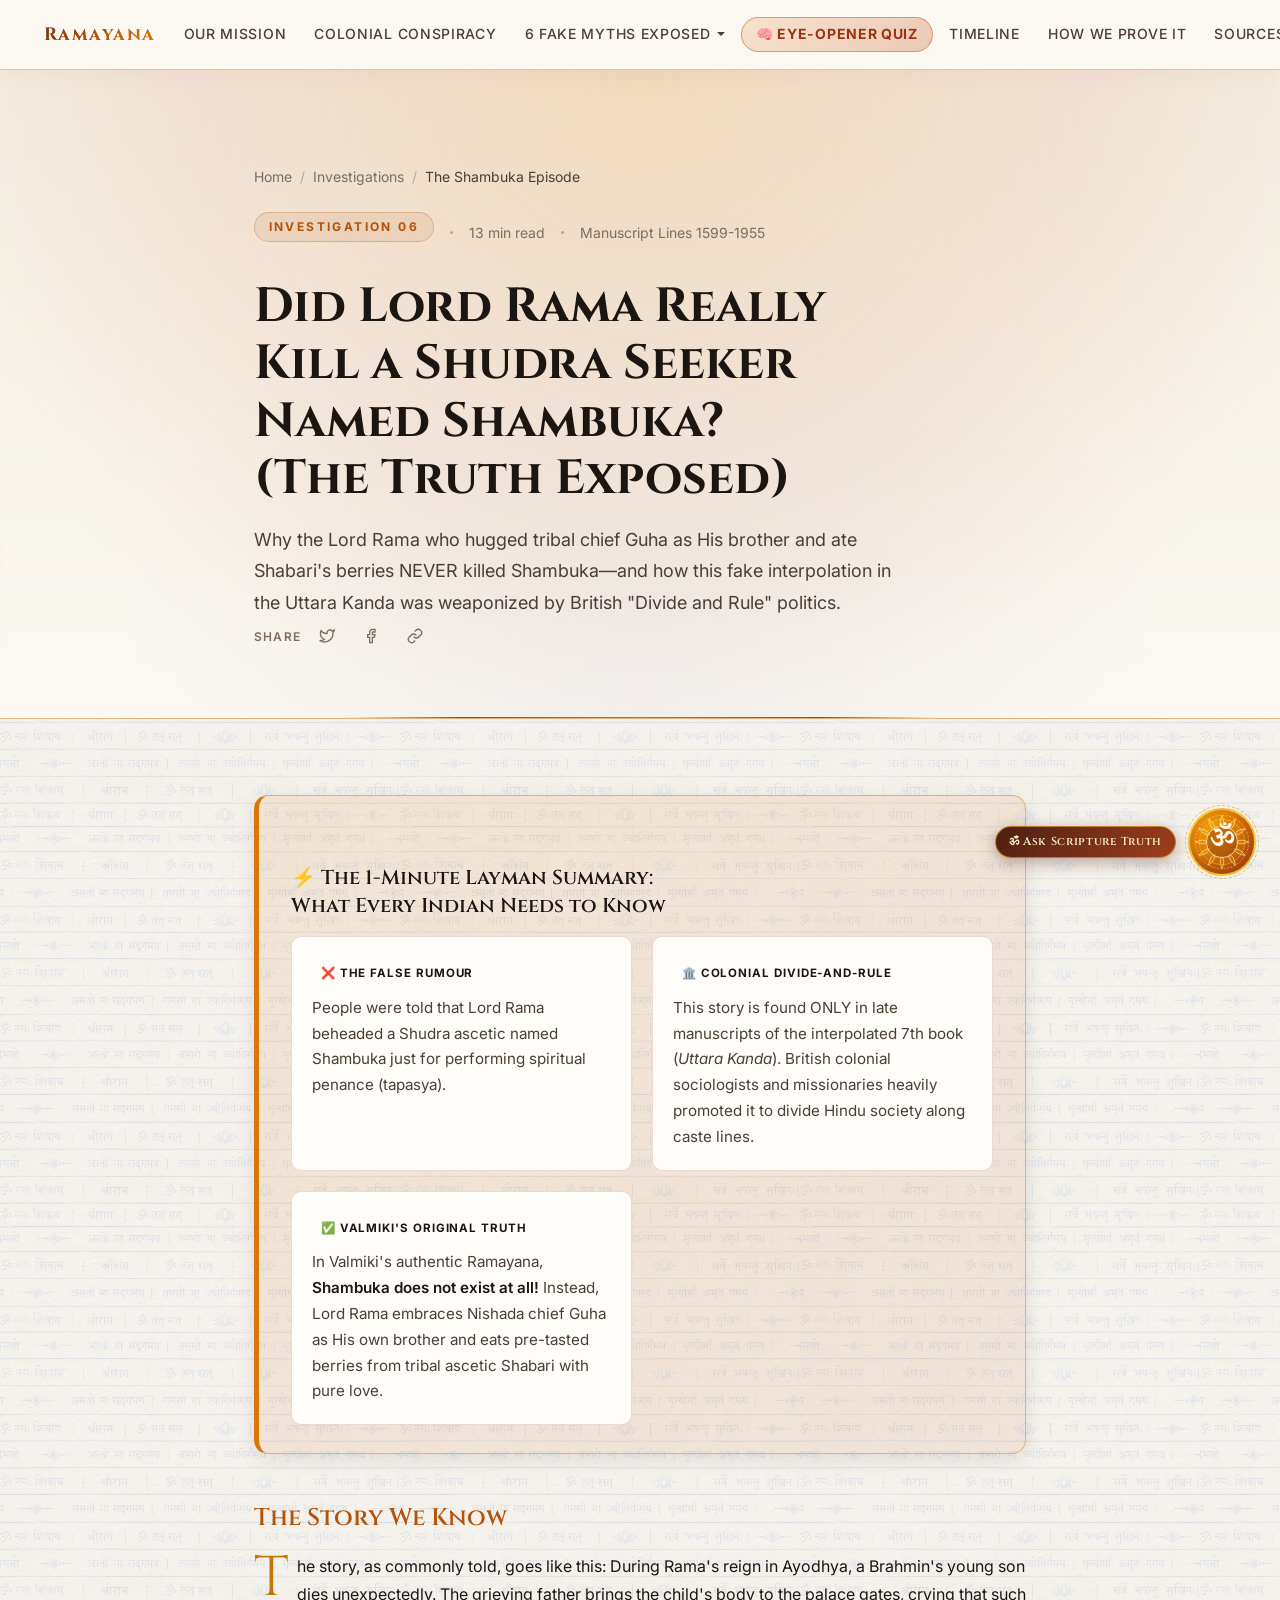
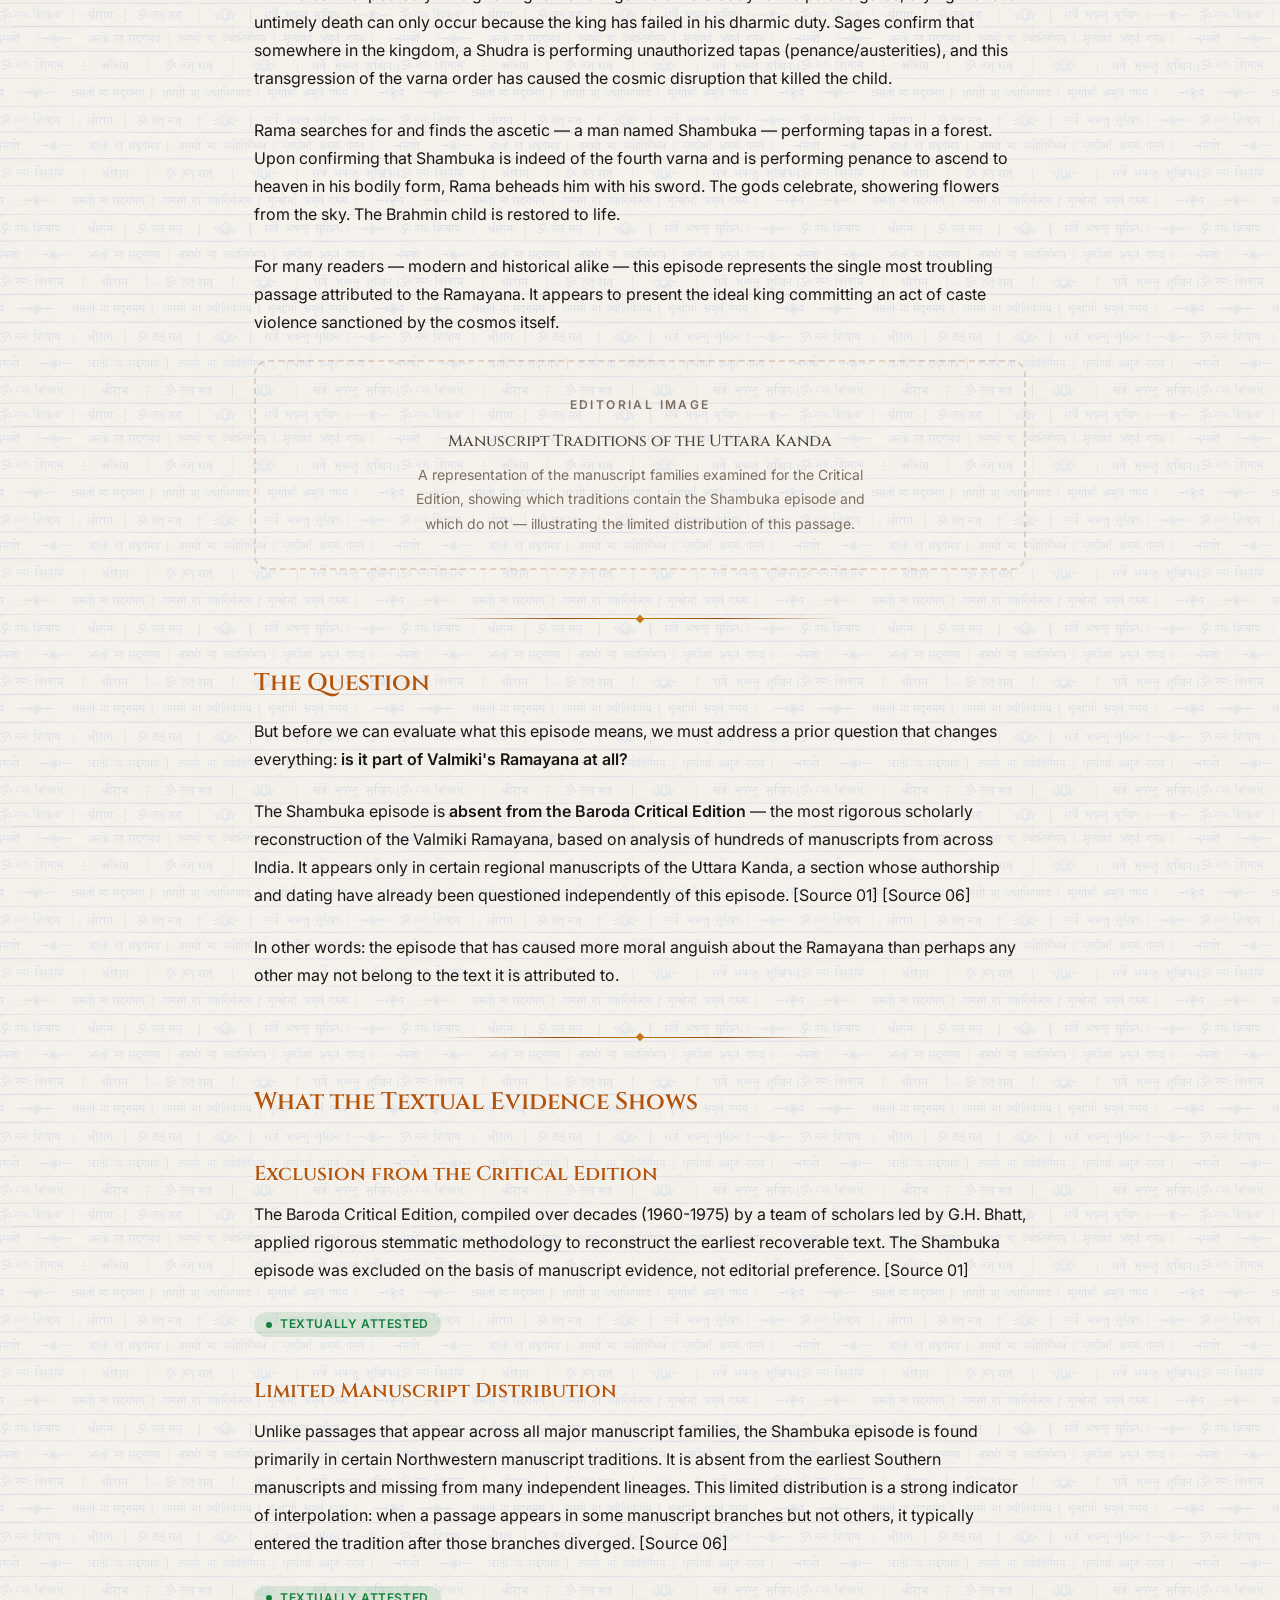
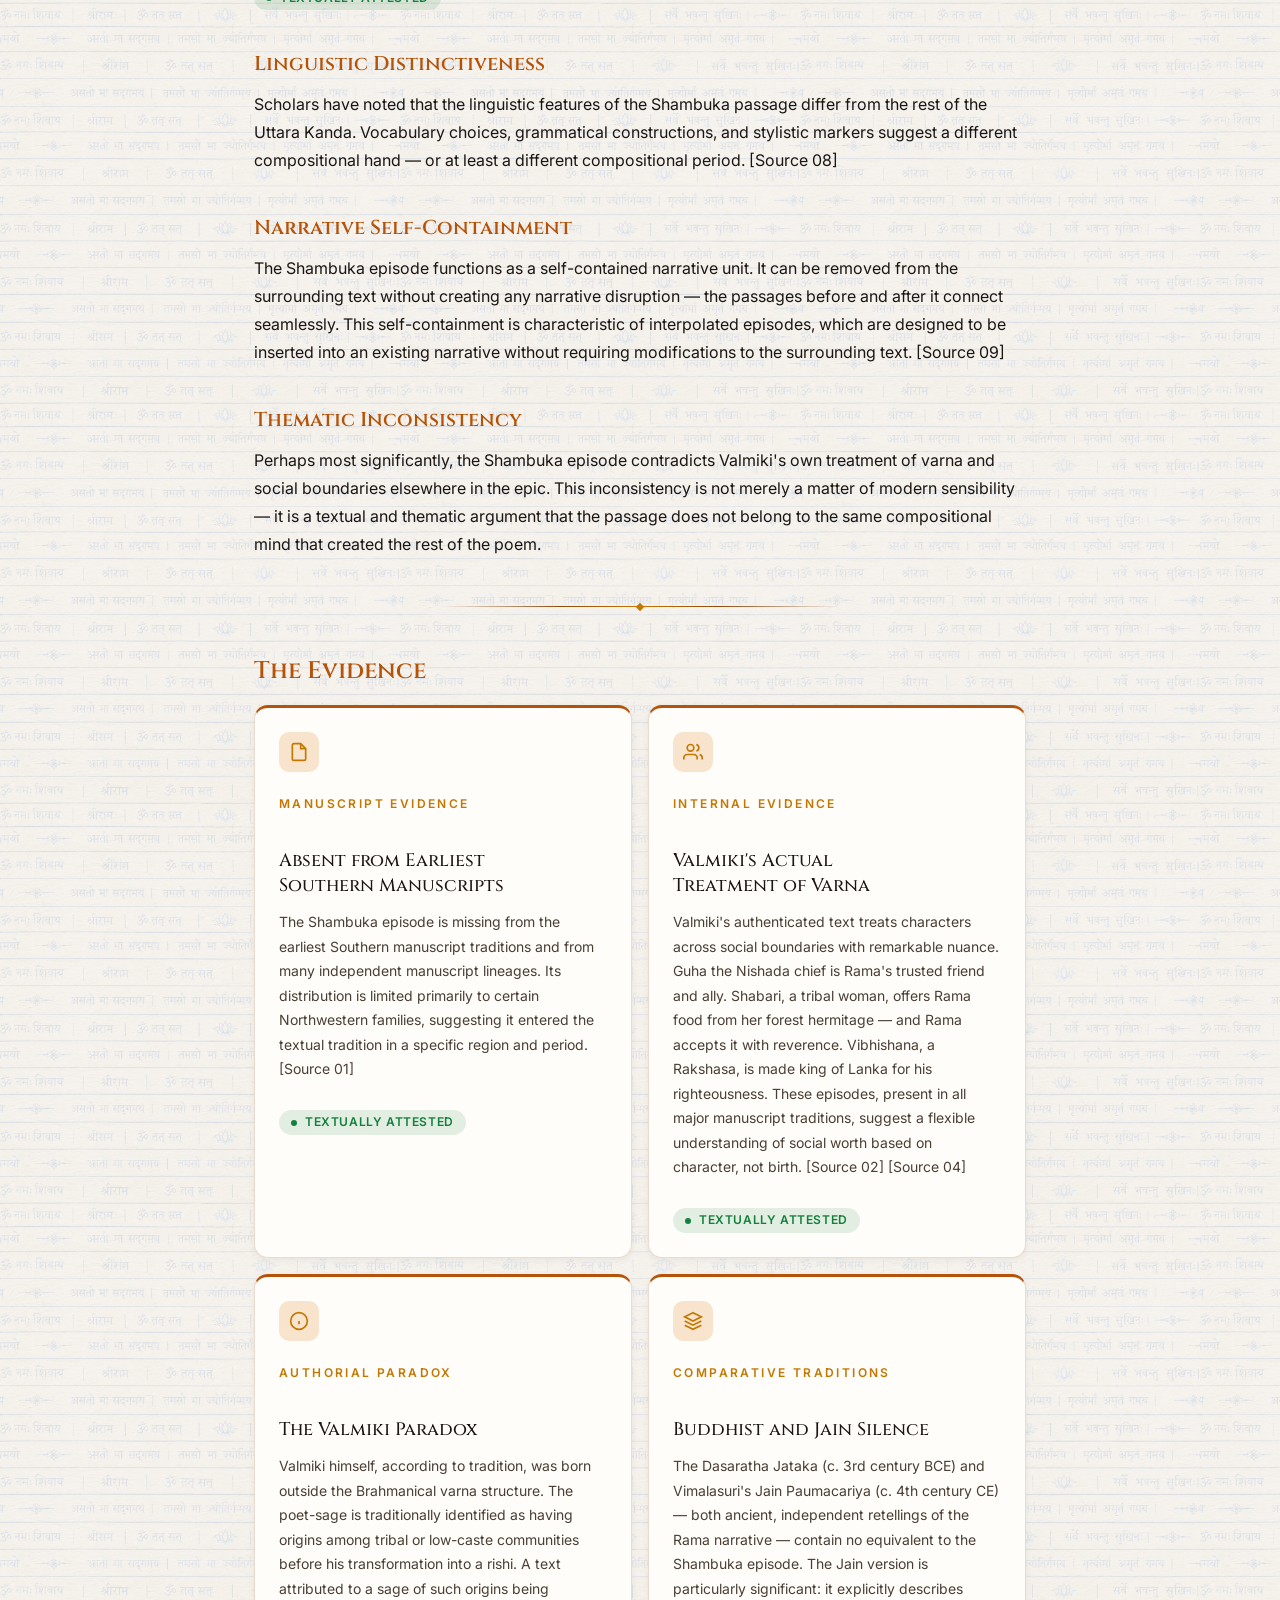
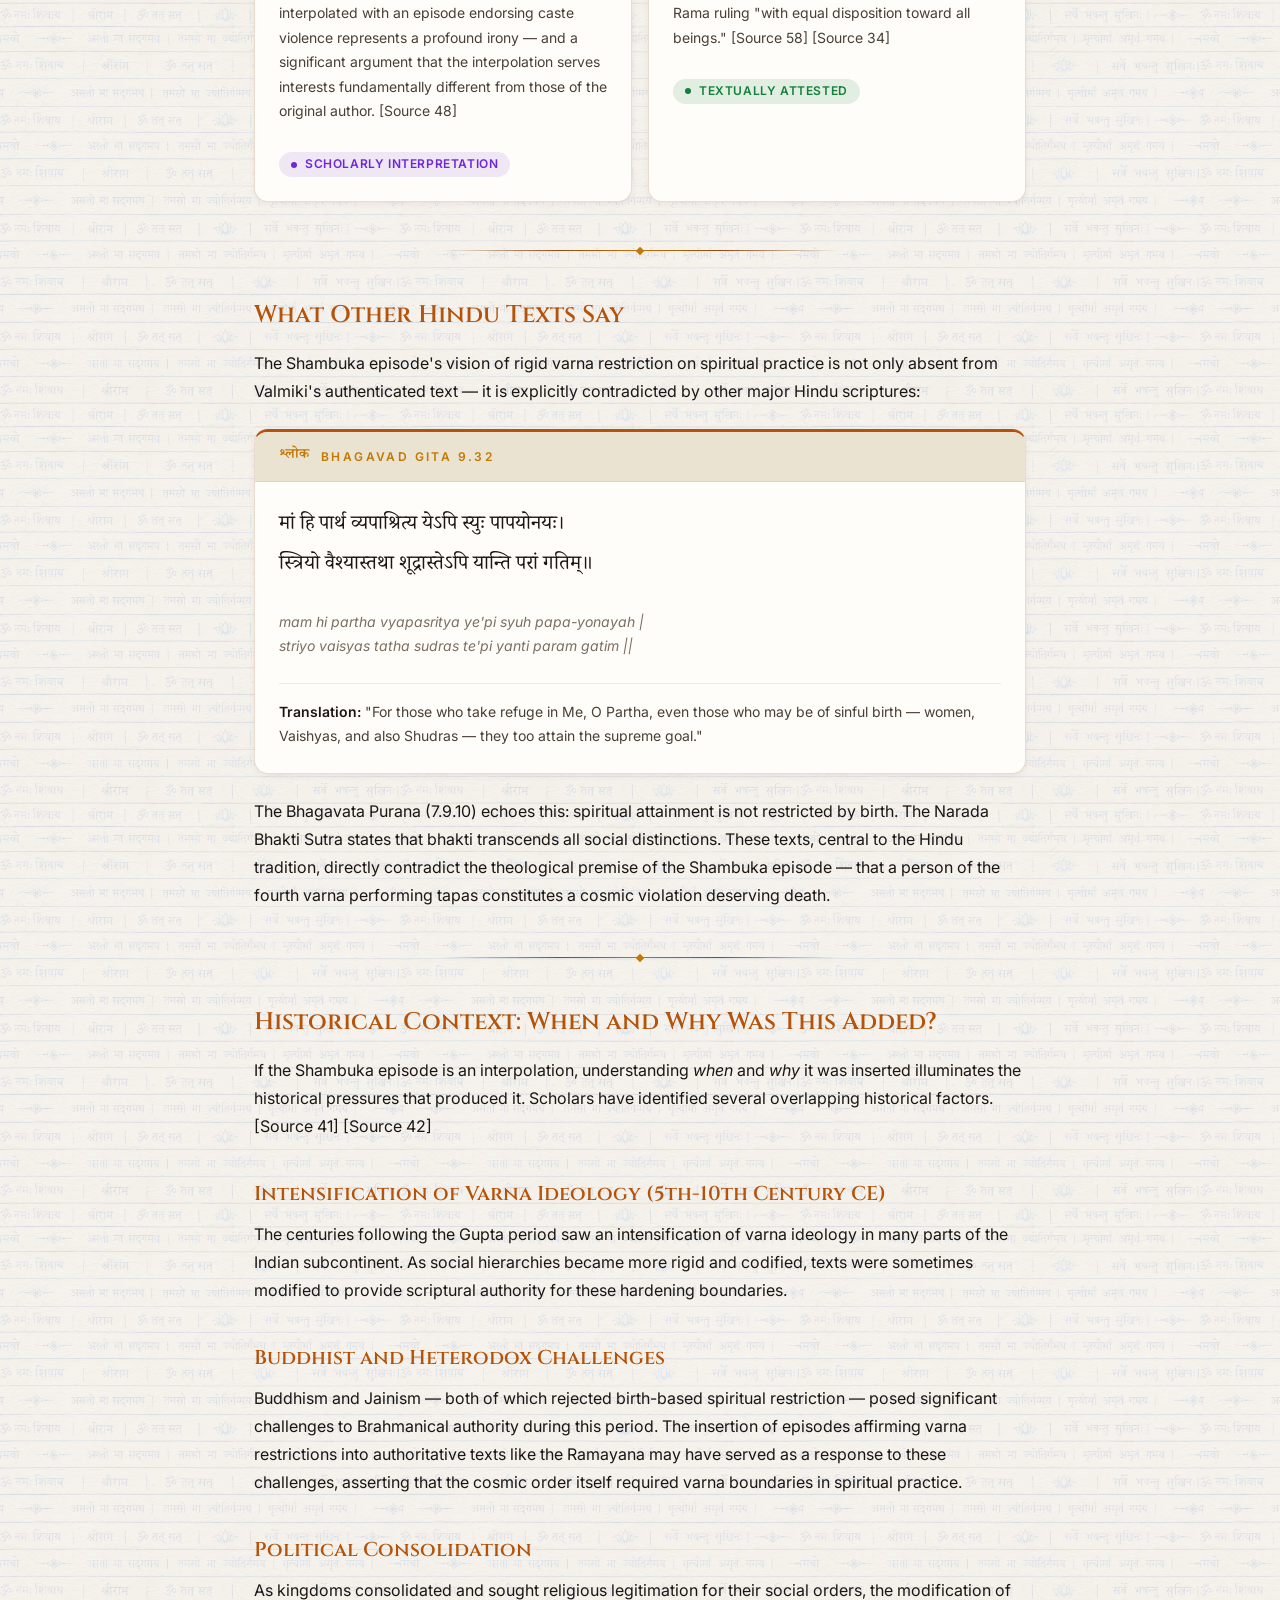
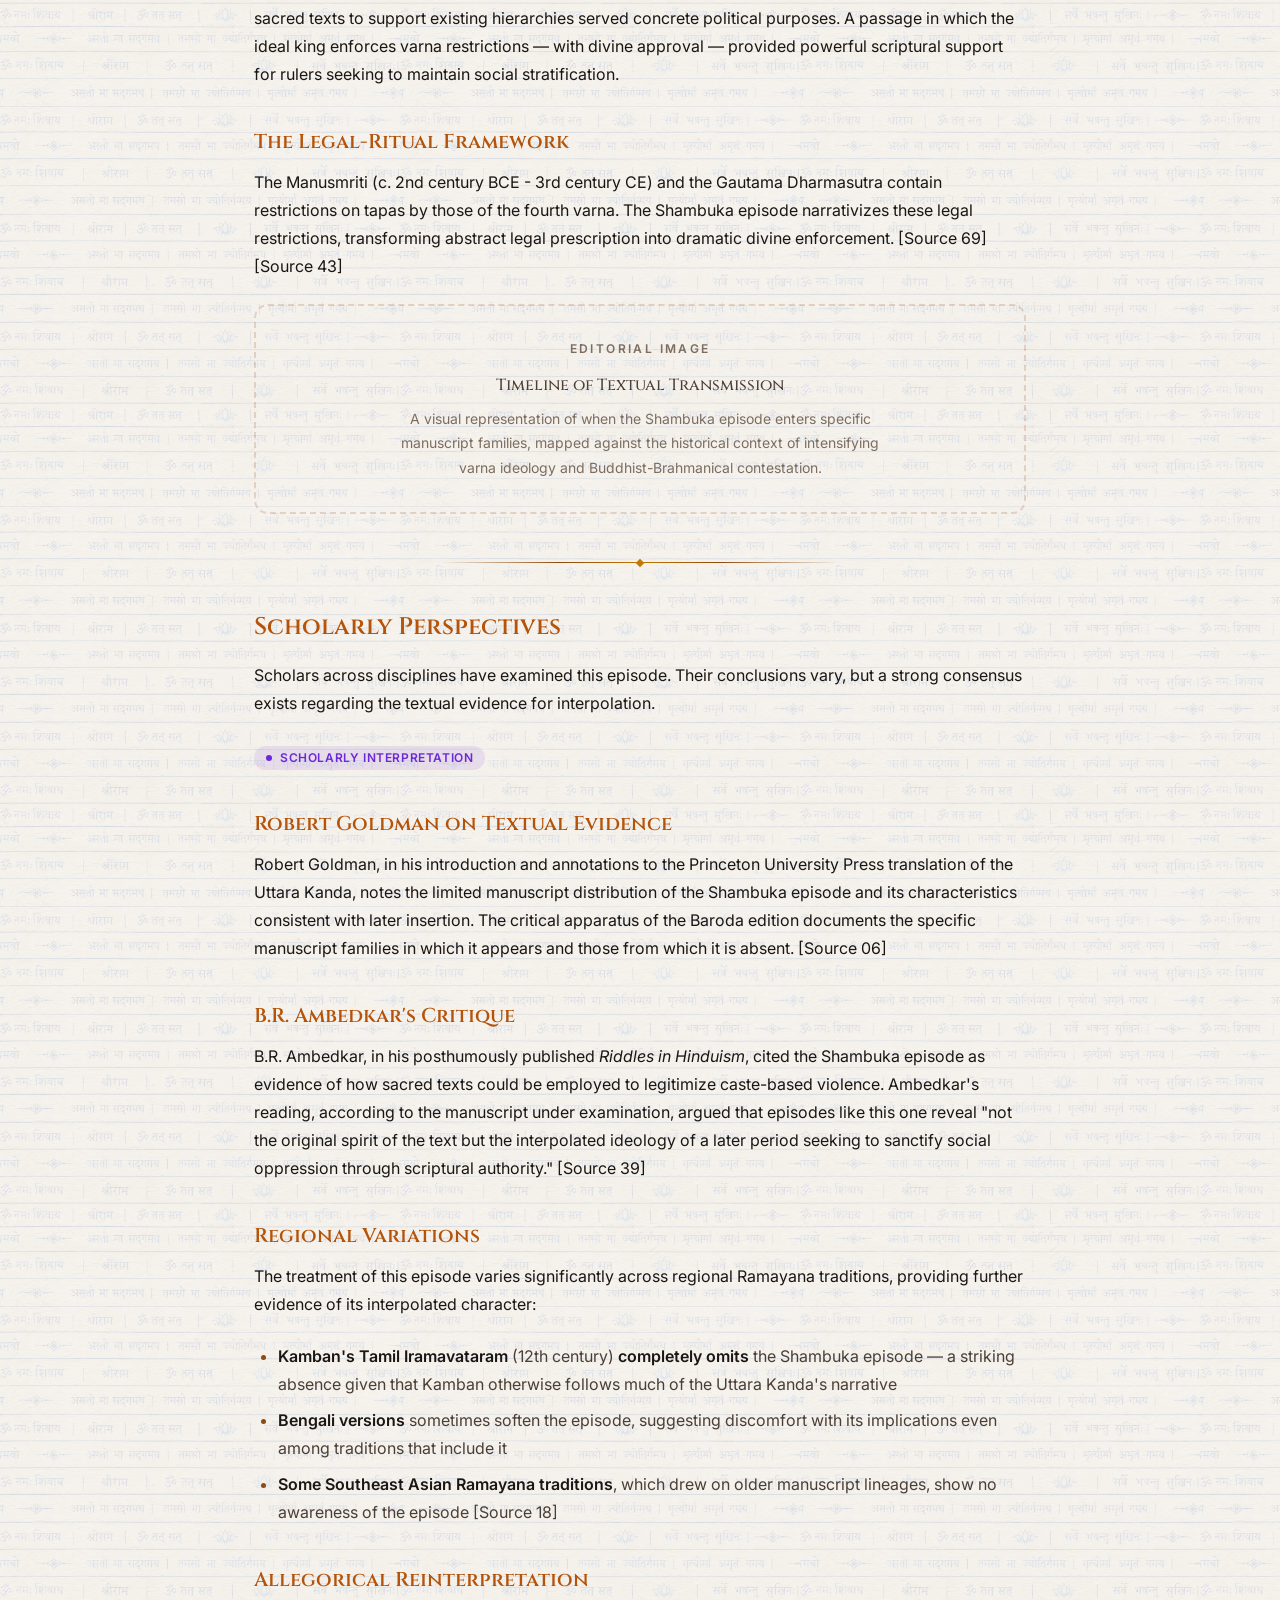
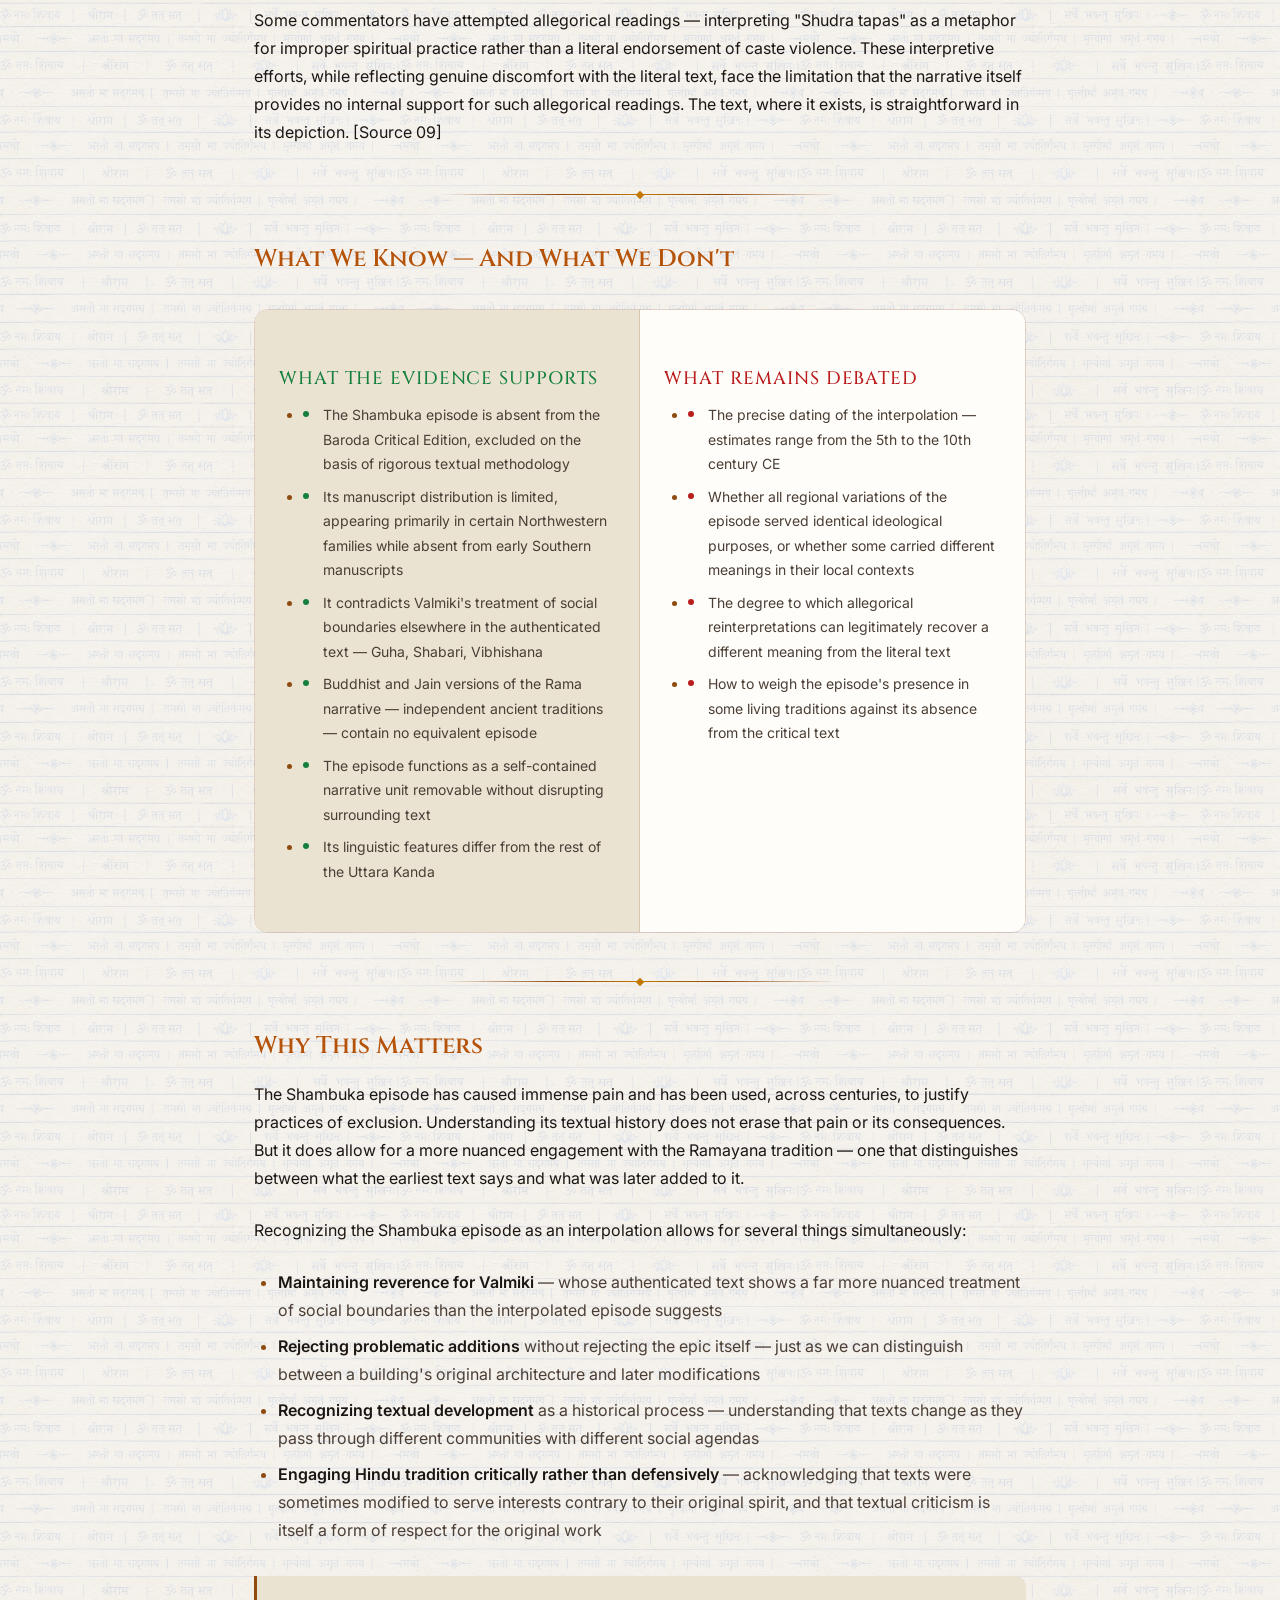
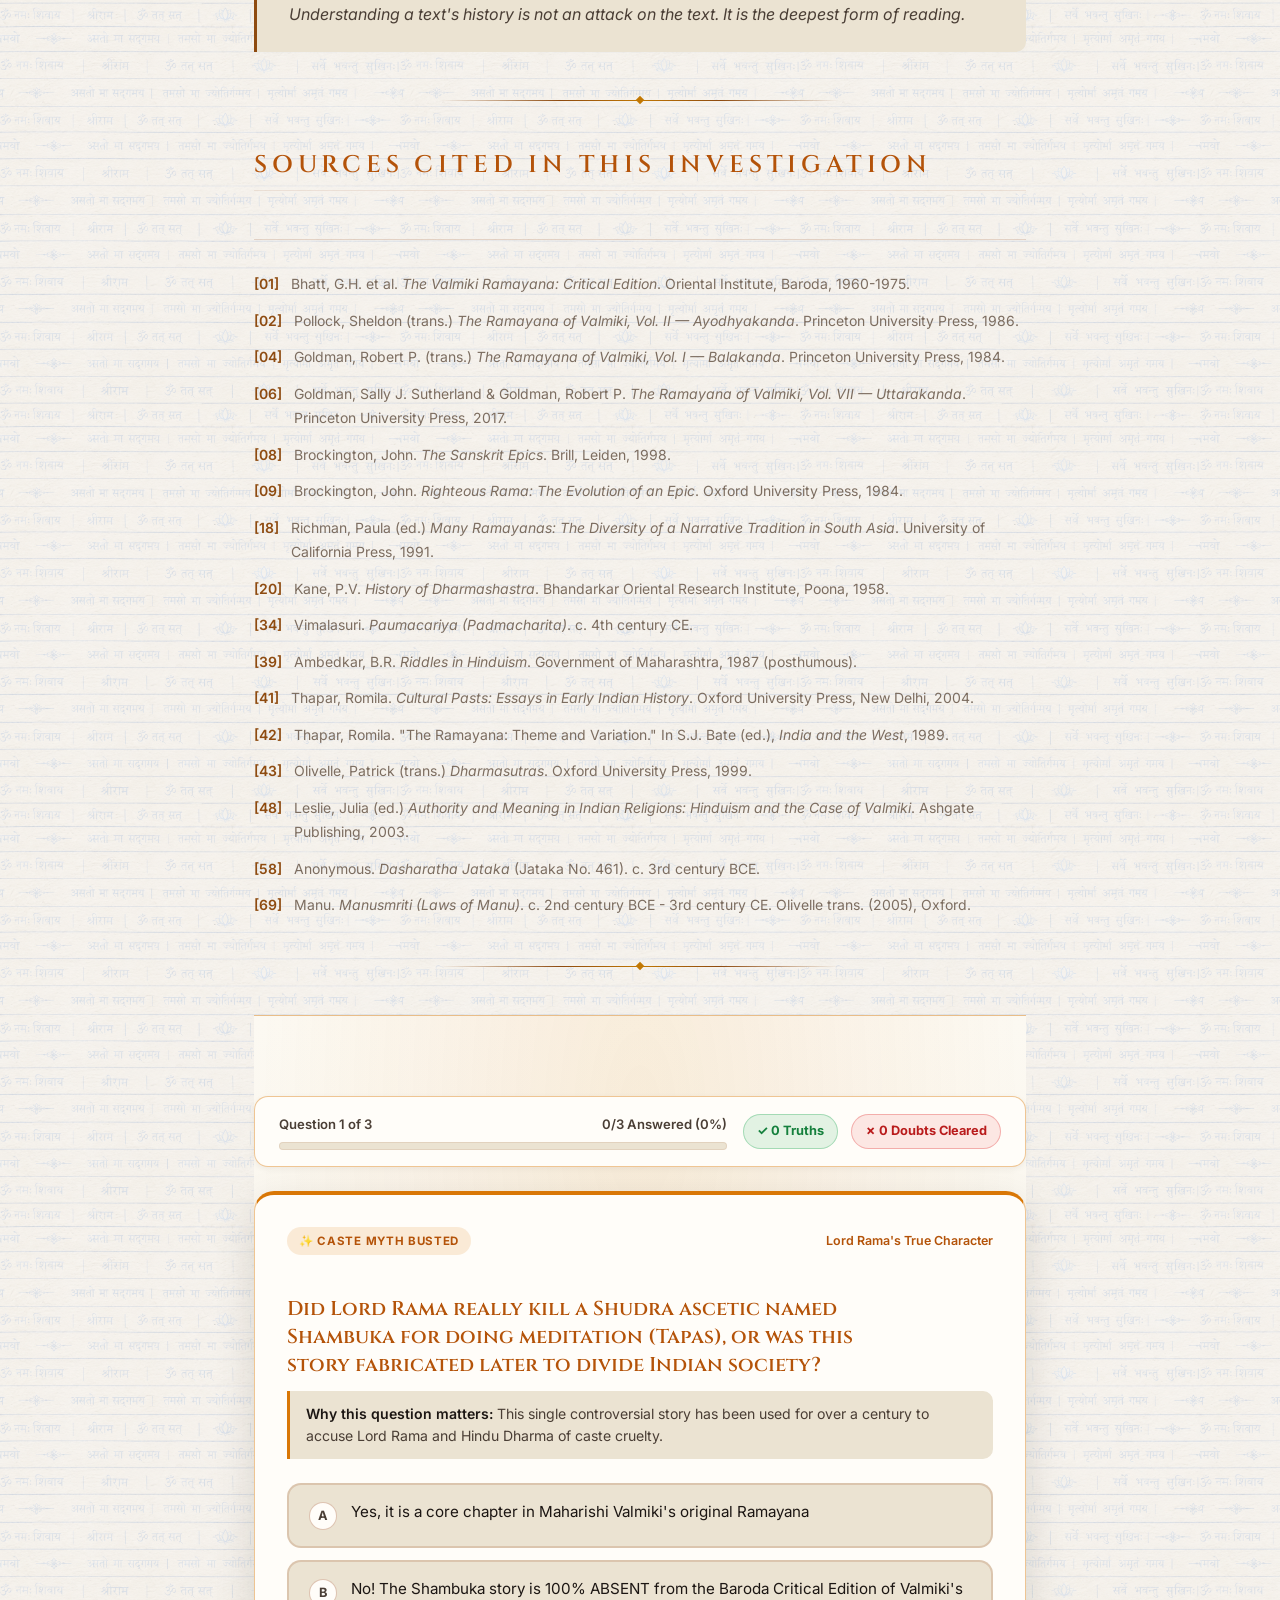
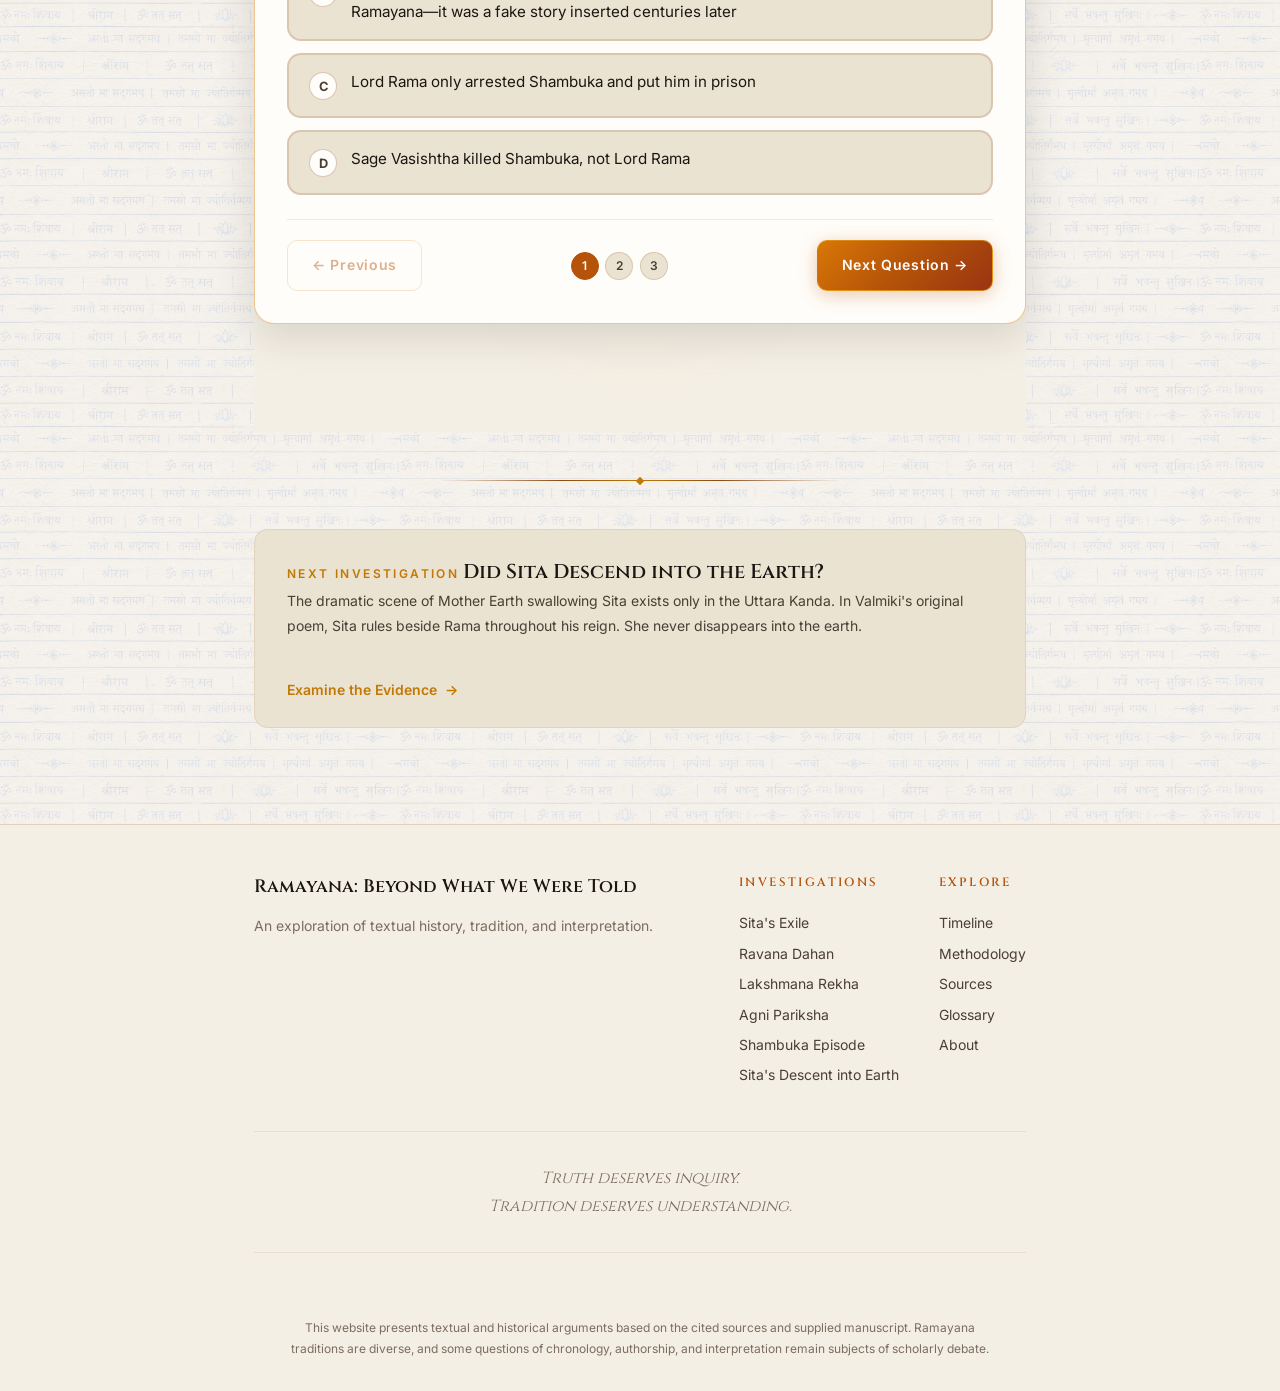
<file: facts/shambuka.html>
<!DOCTYPE html>
<html lang="en">
<head>
    <meta charset="UTF-8">
    <meta name="viewport" content="width=device-width, initial-scale=1.0">
    <title>The Shambuka Episode: Absent from the Critical Edition | Ramayana: Beyond What We Were Told</title>
    <meta name="description" content="Investigation 06: The Shambuka episode is absent from the Baroda Critical Edition of the Valmiki Ramayana. It appears only in certain regional manuscripts of the already-questioned Uttara Kanda and contradicts Valmiki's own treatment of social boundaries.">
    <meta name="keywords" content="Shambuka, Shambuka episode, Ramayana caste, Uttara Kanda, Critical Edition, Baroda, interpolation, Valmiki Ramayana, textual criticism">
    <link rel="canonical" href="">
    <meta property="og:title" content="Did Rama Kill Shambuka for Performing Tapas?">
    <meta property="og:description" content="This episode is absent from the Baroda Critical Edition. Its manuscript distribution is limited. It contradicts Valmiki's treatment of social boundaries elsewhere in the epic.">
    <meta property="og:type" content="article">
    <meta name="twitter:card" content="summary_large_image">
    <meta name="twitter:title" content="The Shambuka Episode: Absent from the Critical Edition">
    <meta name="twitter:description" content="Before answering whether Rama killed Shambuka, we need to ask: which textual layer are we reading?">
    <meta property="og:image" content="../images/og-image.png">
    <meta name="twitter:image" content="../images/og-image.png">
    <link rel="icon" type="image/png" href="../images/favicon.png">
    <link rel="preconnect" href="https://fonts.googleapis.com">
    <link rel="preconnect" href="https://fonts.gstatic.com" crossorigin>
    <link href="https://fonts.googleapis.com/css2?family=Cinzel:wght@400;500;600;700&family=Inter:wght@300;400;500;600&family=Noto+Serif+Devanagari:wght@400;600&display=swap" rel="stylesheet">
    <link rel="stylesheet" href="../css/reset.css?v=4">
    <link rel="stylesheet" href="../css/variables.css?v=4">
    <link rel="stylesheet" href="../css/main.css?v=4">
    <link rel="stylesheet" href="../css/components.css?v=4">
    <link rel="stylesheet" href="../css/article.css?v=4">
    <link rel="stylesheet" href="../css/responsive.css?v=4">
    <link rel="stylesheet" href="../css/chatbot.css?v=4">
    <link rel="stylesheet" href="../css/animations-fx.css?v=4">
    <script type="application/ld+json">
    {
        "@context": "https://schema.org",
        "@type": "Article",
        "headline": "Did Rama Kill Shambuka for Performing Tapas?",
        "description": "An investigation into the Shambuka episode's textual history, its absence from the Critical Edition, and what Valmiki's actual treatment of social boundaries reveals about this passage's origins.",
        "author": {
            "@type": "Organization",
            "name": "Ramayana: Beyond What We Were Told"
        },
        "publisher": {
            "@type": "Organization",
            "name": "Ramayana: Beyond What We Were Told"
        },
        "mainEntityOfPage": {
            "@type": "WebPage"
        },
        "keywords": ["Shambuka", "caste", "Uttara Kanda", "Critical Edition", "interpolation", "Valmiki Ramayana", "textual criticism"],
        "isPartOf": {
            "@type": "WebSite",
            "name": "Ramayana: Beyond What We Were Told"
        }
    }
    </script>
</head>
<body>
    <a href="#main-content" class="skip-to-content">Skip to main content</a>
    <div class="reading-progress" role="progressbar" aria-label="Reading progress" aria-valuemin="0" aria-valuemax="100" aria-valuenow="0">
        <div class="reading-progress__bar"></div>
    </div>

    <header class="site-header" role="banner">
        <div class="header-container">
            <a href="../index.html" class="site-logo" aria-label="Home">
                <span class="logo-text">Ramayana</span>
            </a>
            <nav class="main-nav" role="navigation" aria-label="Main navigation">
                <ul class="nav-links">
                    <li><a href="../index.html" data-i18n="nav-discover">Our Mission</a></li>
                    <li><a href="../index.html#conspiracy">Colonial Conspiracy</a></li>
                    <li class="nav-dropdown">
                        <a href="../index.html#investigations" aria-haspopup="true" class="active" data-i18n="nav-investigations">6 Fake Myths Exposed</a>
                        <ul class="dropdown-menu">
                            <li><a href="sita-exile.html" data-i18n="nav-sita-exile">Sita's Exile Myth</a></li>
                            <li><a href="ravana-dahan.html" data-i18n="nav-ravana-dahan">Ravana Dahan &amp; Penance</a></li>
                            <li><a href="lakshmana-rekha.html" data-i18n="nav-lakshmana-rekha">Lakshmana Rekha</a></li>
                            <li><a href="agni-pariksha.html" data-i18n="nav-agni-pariksha">Agni Pariksha Truth</a></li>
                            <li><a href="shambuka.html" class="active" data-i18n="nav-shambuka">The Shambuka Story</a></li>
                            <li><a href="sita-earth.html" data-i18n="nav-sita-earth">Sita's Descent into Earth</a></li>
                        </ul>
                    </li>
                    <li><a href="../quiz.html" class="nav-quiz-highlight">🧠 Eye-Opener Quiz</a></li>
                    <li><a href="../timeline.html" data-i18n="nav-timeline">Timeline</a></li>
                    <li><a href="../methodology.html" data-i18n="nav-how-we-know">How We Prove It</a></li>
                    <li><a href="../sources.html" data-i18n="nav-sources">Sources</a></li>
                    <li><a href="../about.html" data-i18n="nav-about">About Mission</a></li>
                </ul>
            </nav>
            <div class="header-actions">
                <button class="lang-toggle" aria-label="हिन्दी में पढ़ें" title="हिन्दी में पढ़ें">
                    <span class="lang-label">हिं</span>
                </button>
                <button class="search-toggle" aria-label="Open search" title="Search (Ctrl+K)">
                    <svg width="20" height="20" viewBox="0 0 24 24" fill="none" stroke="currentColor" stroke-width="2" stroke-linecap="round" stroke-linejoin="round"><circle cx="11" cy="11" r="8"/><line x1="21" y1="21" x2="16.65" y2="16.65"/></svg>
                </button>
                <button class="theme-toggle" aria-label="Toggle reading mode" title="Toggle reading mode">
                    <svg class="icon-sun" width="20" height="20" viewBox="0 0 24 24" fill="none" stroke="currentColor" stroke-width="2"><circle cx="12" cy="12" r="5"/><line x1="12" y1="1" x2="12" y2="3"/><line x1="12" y1="21" x2="12" y2="23"/><line x1="4.22" y1="4.22" x2="5.64" y2="5.64"/><line x1="18.36" y1="18.36" x2="19.78" y2="19.78"/><line x1="1" y1="12" x2="3" y2="12"/><line x1="21" y1="12" x2="23" y2="12"/><line x1="4.22" y1="19.78" x2="5.64" y2="18.36"/><line x1="18.36" y1="5.64" x2="19.78" y2="4.22"/></svg>
                    <svg class="icon-moon" width="20" height="20" viewBox="0 0 24 24" fill="none" stroke="currentColor" stroke-width="2"><path d="M21 12.79A9 9 0 1 1 11.21 3 7 7 0 0 0 21 12.79z"/></svg>
                </button>
                <button class="mobile-menu-toggle" aria-label="Open menu" aria-expanded="false">
                    <span class="hamburger-line"></span>
                    <span class="hamburger-line"></span>
                    <span class="hamburger-line"></span>
                </button>
            </div>
        </div>
    </header>

    <main id="main-content">
        <!-- ARTICLE HERO -->
        <section class="article-hero" aria-label="Article introduction">
            <div class="article-hero-content">
                <nav class="breadcrumbs" aria-label="Breadcrumb">
                    <a href="../index.html" data-i18n="breadcrumb-home">Home</a>
                    <span class="separator" aria-hidden="true">/</span>
                    <a href="../index.html#investigations" data-i18n="breadcrumb-investigations">Investigations</a>
                    <span class="separator" aria-hidden="true">/</span>
                    <span class="current" aria-current="page" data-i18n="shambuka-breadcrumb">The Shambuka Episode</span>
                </nav>

                <div class="article-meta">
                    <span class="card-label" data-i18n="shambuka-label">Investigation 06</span>
                    <div class="divider" aria-hidden="true"></div>
                    <span class="reading-time" aria-label="Estimated reading time">
                        <svg width="14" height="14" viewBox="0 0 24 24" fill="none" stroke="currentColor" stroke-width="2"><circle cx="12" cy="12" r="10"/><polyline points="12 6 12 12 16 14"/></svg>
                        <span data-i18n="shambuka-reading-time">22 min read</span>
                    </span>
                    <div class="divider" aria-hidden="true"></div>
                    <span data-i18n="shambuka-manuscript-lines">Manuscript Lines 1599-1955</span>
                </div>

                <h1 data-i18n="shambuka-title">Did Lord Rama Really Kill a Shudra Seeker Named Shambuka? (The Truth Exposed)</h1>
                <p class="lead" data-i18n="shambuka-lead">Why the Lord Rama who hugged tribal chief Guha as His brother and ate Shabari's berries NEVER killed Shambuka—and how this fake interpolation in the Uttara Kanda was weaponized by British "Divide and Rule" politics.</p>

                <div class="share-buttons" aria-label="Share this investigation">
                    <span style="font-size: var(--text-xs); color: var(--text-tertiary); text-transform: uppercase; letter-spacing: var(--tracking-wider); font-weight: var(--weight-semibold);" data-i18n="share-label">Share</span>
                    <button class="share-btn" aria-label="Share on Twitter" onclick="window.open('https://twitter.com/intent/tweet?text=' + encodeURIComponent(document.title) + '&url=' + encodeURIComponent(window.location.href), '_blank')">
                        <svg viewBox="0 0 24 24" fill="none" stroke="currentColor" stroke-width="2"><path d="M23 3a10.9 10.9 0 0 1-3.14 1.53 4.48 4.48 0 0 0-7.86 3v1A10.66 10.66 0 0 1 3 4s-4 9 5 13a11.64 11.64 0 0 1-7 2c9 5 20 0 20-11.5a4.5 4.5 0 0 0-.08-.83A7.72 7.72 0 0 0 23 3z"/></svg>
                    </button>
                    <button class="share-btn" aria-label="Share on Facebook" onclick="window.open('https://www.facebook.com/sharer/sharer.php?u=' + encodeURIComponent(window.location.href), '_blank')">
                        <svg viewBox="0 0 24 24" fill="none" stroke="currentColor" stroke-width="2"><path d="M18 2h-3a5 5 0 0 0-5 5v3H7v4h3v8h4v-8h3l1-4h-4V7a1 1 0 0 1 1-1h3z"/></svg>
                    </button>
                    <button class="share-btn" aria-label="Copy link" onclick="navigator.clipboard.writeText(window.location.href).then(() => this.setAttribute('aria-label', 'Link copied!'))">
                        <svg viewBox="0 0 24 24" fill="none" stroke="currentColor" stroke-width="2"><path d="M10 13a5 5 0 0 0 7.54.54l3-3a5 5 0 0 0-7.07-7.07l-1.72 1.71"/><path d="M14 11a5 5 0 0 0-7.54-.54l-3 3a5 5 0 0 0 7.07 7.07l1.71-1.71"/></svg>
                    </button>
                </div>
            </div>
        </section>

        <!-- ARTICLE BODY -->
        <article class="article-body investigation-content" aria-label="Investigation content">

            <!-- SIMPLE LAYMAN SUMMARY BANNER -->
            <div class="mission-truth-banner fade-in">
                <h3>⚡ The 1-Minute Layman Summary: What Every Indian Needs to Know</h3>
                <div class="truth-columns">
                    <div class="truth-col">
                        <span class="truth-col-label">❌ The False Rumour</span>
                        <p>People were told that Lord Rama beheaded a Shudra ascetic named Shambuka just for performing spiritual penance (tapasya).</p>
                    </div>
                    <div class="truth-col">
                        <span class="truth-col-label">🏛️ Colonial Divide-and-Rule</span>
                        <p>This story is found ONLY in late manuscripts of the interpolated 7th book (<em>Uttara Kanda</em>). British colonial sociologists and missionaries heavily promoted it to divide Hindu society along caste lines.</p>
                    </div>
                    <div class="truth-col">
                        <span class="truth-col-label">✅ Valmiki's Original Truth</span>
                        <p>In Valmiki's authentic Ramayana, <strong>Shambuka does not exist at all!</strong> Instead, Lord Rama embraces Nishada chief Guha as His own brother and eats pre-tasted berries from tribal ascetic Shabari with pure love.</p>
                    </div>
                </div>
            </div>

            <!-- THE STORY WE KNOW -->
            <h2 data-i18n="shambuka-h2-story">The Story We Know</h2>
            <p class="drop-cap" data-i18n="shambuka-story-p1">The story, as commonly told, goes like this: During Rama's reign in Ayodhya, a Brahmin's young son dies unexpectedly. The grieving father brings the child's body to the palace gates, crying that such untimely death can only occur because the king has failed in his dharmic duty. Sages confirm that somewhere in the kingdom, a Shudra is performing unauthorized tapas (penance/austerities), and this transgression of the varna order has caused the cosmic disruption that killed the child.</p>
            <p data-i18n="shambuka-story-p2">Rama searches for and finds the ascetic &mdash; a man named Shambuka &mdash; performing tapas in a forest. Upon confirming that Shambuka is indeed of the fourth varna and is performing penance to ascend to heaven in his bodily form, Rama beheads him with his sword. The gods celebrate, showering flowers from the sky. The Brahmin child is restored to life.</p>
            <p data-i18n="shambuka-story-p3">For many readers &mdash; modern and historical alike &mdash; this episode represents the single most troubling passage attributed to the Ramayana. It appears to present the ideal king committing an act of caste violence sanctioned by the cosmos itself.</p>

            <div class="editorial-image-placeholder">
                <p class="placeholder-label" data-i18n="shambuka-img-label">Editorial Image</p>
                <p class="placeholder-title" data-i18n="shambuka-img-title">Manuscript Traditions of the Uttara Kanda</p>
                <p class="placeholder-description" data-i18n="shambuka-img-desc">A representation of the manuscript families examined for the Critical Edition, showing which traditions contain the Shambuka episode and which do not &mdash; illustrating the limited distribution of this passage.</p>
            </div>

            <div class="section-divider" aria-hidden="true"></div>

            <!-- THE QUESTION -->
            <h2 data-i18n="shambuka-h2-question">The Question</h2>
            <p data-i18n="shambuka-question-p1">But before we can evaluate what this episode means, we must address a prior question that changes everything: <strong>is it part of Valmiki's Ramayana at all?</strong></p>
            <p data-i18n="shambuka-question-p2">The Shambuka episode is <strong>absent from the Baroda Critical Edition</strong> &mdash; the most rigorous scholarly reconstruction of the Valmiki Ramayana, based on analysis of hundreds of manuscripts from across India. It appears only in certain regional manuscripts of the Uttara Kanda, a section whose authorship and dating have already been questioned independently of this episode. <span class="source-ref" data-source="SRC001" role="button" tabindex="0" aria-label="View source SRC001">[Source 01]</span> <span class="source-ref" data-source="SRC006" role="button" tabindex="0" aria-label="View source SRC006">[Source 06]</span></p>
            <p data-i18n="shambuka-question-p3">In other words: the episode that has caused more moral anguish about the Ramayana than perhaps any other may not belong to the text it is attributed to.</p>

            <div class="section-divider" aria-hidden="true"></div>

            <!-- WHAT THE TEXT SAYS -->
            <h2 data-i18n="shambuka-h2-textual">What the Textual Evidence Shows</h2>

            <h3 data-i18n="shambuka-h3-critical">Exclusion from the Critical Edition</h3>
            <p data-i18n="shambuka-critical-p1">The Baroda Critical Edition, compiled over decades (1960-1975) by a team of scholars led by G.H. Bhatt, applied rigorous stemmatic methodology to reconstruct the earliest recoverable text. The Shambuka episode was excluded on the basis of manuscript evidence, not editorial preference. <span class="source-ref" data-source="SRC001" role="button" tabindex="0" aria-label="View source SRC001">[Source 01]</span></p>
            <span class="confidence-badge confidence-badge--attested" data-i18n="badge-attested">Textually Attested</span>

            <h3 data-i18n="shambuka-h3-manuscript">Limited Manuscript Distribution</h3>
            <p data-i18n="shambuka-manuscript-p1">Unlike passages that appear across all major manuscript families, the Shambuka episode is found primarily in certain Northwestern manuscript traditions. It is absent from the earliest Southern manuscripts and missing from many independent lineages. This limited distribution is a strong indicator of interpolation: when a passage appears in some manuscript branches but not others, it typically entered the tradition after those branches diverged. <span class="source-ref" data-source="SRC006" role="button" tabindex="0" aria-label="View source SRC006">[Source 06]</span></p>
            <span class="confidence-badge confidence-badge--attested" data-i18n="badge-attested">Textually Attested</span>

            <h3 data-i18n="shambuka-h3-linguistic">Linguistic Distinctiveness</h3>
            <p data-i18n="shambuka-linguistic-p1">Scholars have noted that the linguistic features of the Shambuka passage differ from the rest of the Uttara Kanda. Vocabulary choices, grammatical constructions, and stylistic markers suggest a different compositional hand &mdash; or at least a different compositional period. <span class="source-ref" data-source="SRC008" role="button" tabindex="0" aria-label="View source SRC008">[Source 08]</span></p>

            <h3 data-i18n="shambuka-h3-narrative">Narrative Self-Containment</h3>
            <p data-i18n="shambuka-narrative-p1">The Shambuka episode functions as a self-contained narrative unit. It can be removed from the surrounding text without creating any narrative disruption &mdash; the passages before and after it connect seamlessly. This self-containment is characteristic of interpolated episodes, which are designed to be inserted into an existing narrative without requiring modifications to the surrounding text. <span class="source-ref" data-source="SRC009" role="button" tabindex="0" aria-label="View source SRC009">[Source 09]</span></p>

            <h3 data-i18n="shambuka-h3-thematic">Thematic Inconsistency</h3>
            <p data-i18n="shambuka-thematic-p1">Perhaps most significantly, the Shambuka episode contradicts Valmiki's own treatment of varna and social boundaries elsewhere in the epic. This inconsistency is not merely a matter of modern sensibility &mdash; it is a textual and thematic argument that the passage does not belong to the same compositional mind that created the rest of the poem.</p>

            <div class="section-divider" aria-hidden="true"></div>

            <!-- THE EVIDENCE -->
            <h2 data-i18n="shambuka-h2-evidence">The Evidence</h2>

            <div class="evidence-grid">
                <div class="evidence-card">
                    <div class="evidence-card-icon">
                        <svg viewBox="0 0 24 24" fill="none" stroke="currentColor" stroke-width="2"><path d="M14 2H6a2 2 0 0 0-2 2v16a2 2 0 0 0 2 2h12a2 2 0 0 0 2-2V8z"/><polyline points="14 2 14 8 20 8"/></svg>
                    </div>
                    <span class="evidence-card-type" data-i18n="shambuka-ev1-type">Manuscript Evidence</span>
                    <h4 data-i18n="shambuka-ev1-title">Absent from Earliest Southern Manuscripts</h4>
                    <p data-i18n="shambuka-ev1-text">The Shambuka episode is missing from the earliest Southern manuscript traditions and from many independent manuscript lineages. Its distribution is limited primarily to certain Northwestern families, suggesting it entered the textual tradition in a specific region and period. <span class="source-ref" data-source="SRC001" role="button" tabindex="0" aria-label="View source SRC001">[Source 01]</span></p>
                    <span class="confidence-badge confidence-badge--attested" data-i18n="badge-attested">Textually Attested</span>
                </div>

                <div class="evidence-card">
                    <div class="evidence-card-icon">
                        <svg viewBox="0 0 24 24" fill="none" stroke="currentColor" stroke-width="2"><path d="M17 21v-2a4 4 0 0 0-4-4H5a4 4 0 0 0-4 4v2"/><circle cx="9" cy="7" r="4"/><path d="M23 21v-2a4 4 0 0 0-3-3.87"/><path d="M16 3.13a4 4 0 0 1 0 7.75"/></svg>
                    </div>
                    <span class="evidence-card-type" data-i18n="shambuka-ev2-type">Internal Evidence</span>
                    <h4 data-i18n="shambuka-ev2-title">Valmiki's Actual Treatment of Varna</h4>
                    <p data-i18n="shambuka-ev2-text">Valmiki's authenticated text treats characters across social boundaries with remarkable nuance. Guha the Nishada chief is Rama's trusted friend and ally. Shabari, a tribal woman, offers Rama food from her forest hermitage &mdash; and Rama accepts it with reverence. Vibhishana, a Rakshasa, is made king of Lanka for his righteousness. These episodes, present in all major manuscript traditions, suggest a flexible understanding of social worth based on character, not birth. <span class="source-ref" data-source="SRC002" role="button" tabindex="0" aria-label="View source SRC002">[Source 02]</span> <span class="source-ref" data-source="SRC004" role="button" tabindex="0" aria-label="View source SRC004">[Source 04]</span></p>
                    <span class="confidence-badge confidence-badge--attested" data-i18n="badge-attested">Textually Attested</span>
                </div>

                <div class="evidence-card">
                    <div class="evidence-card-icon">
                        <svg viewBox="0 0 24 24" fill="none" stroke="currentColor" stroke-width="2"><circle cx="12" cy="12" r="10"/><path d="M12 16v-4"/><path d="M12 8h.01"/></svg>
                    </div>
                    <span class="evidence-card-type" data-i18n="shambuka-ev3-type">Authorial Paradox</span>
                    <h4 data-i18n="shambuka-ev3-title">The Valmiki Paradox</h4>
                    <p data-i18n="shambuka-ev3-text">Valmiki himself, according to tradition, was born outside the Brahmanical varna structure. The poet-sage is traditionally identified as having origins among tribal or low-caste communities before his transformation into a rishi. A text attributed to a sage of such origins being interpolated with an episode endorsing caste violence represents a profound irony &mdash; and a significant argument that the interpolation serves interests fundamentally different from those of the original author. <span class="source-ref" data-source="SRC048" role="button" tabindex="0" aria-label="View source SRC048">[Source 48]</span></p>
                    <span class="confidence-badge confidence-badge--interpretation" data-i18n="badge-interpretation">Scholarly Interpretation</span>
                </div>

                <div class="evidence-card">
                    <div class="evidence-card-icon">
                        <svg viewBox="0 0 24 24" fill="none" stroke="currentColor" stroke-width="2"><path d="M12 2L2 7l10 5 10-5-10-5z"/><path d="M2 17l10 5 10-5"/><path d="M2 12l10 5 10-5"/></svg>
                    </div>
                    <span class="evidence-card-type" data-i18n="shambuka-ev4-type">Comparative Traditions</span>
                    <h4 data-i18n="shambuka-ev4-title">Buddhist and Jain Silence</h4>
                    <p data-i18n="shambuka-ev4-text">The Dasaratha Jataka (c. 3rd century BCE) and Vimalasuri's Jain Paumacariya (c. 4th century CE) &mdash; both ancient, independent retellings of the Rama narrative &mdash; contain no equivalent to the Shambuka episode. The Jain version is particularly significant: it explicitly describes Rama ruling "with equal disposition toward all beings." <span class="source-ref" data-source="SRC058" role="button" tabindex="0" aria-label="View source SRC058">[Source 58]</span> <span class="source-ref" data-source="SRC034" role="button" tabindex="0" aria-label="View source SRC034">[Source 34]</span></p>
                    <span class="confidence-badge confidence-badge--attested" data-i18n="badge-attested">Textually Attested</span>
                </div>
            </div>

            <div class="section-divider" aria-hidden="true"></div>

            <!-- ALTERNATIVE HINDU TEXTS -->
            <h2 data-i18n="shambuka-h2-hindu">What Other Hindu Texts Say</h2>
            <p data-i18n="shambuka-hindu-p1">The Shambuka episode's vision of rigid varna restriction on spiritual practice is not only absent from Valmiki's authenticated text &mdash; it is explicitly contradicted by other major Hindu scriptures:</p>

            <div class="sanskrit-verse-card">
                <div class="sanskrit-verse-header">
                    <span class="devanagari-label">श्लोक</span>
                    <span>Bhagavad Gita 9.32</span>
                </div>
                <div class="sanskrit-verse-body">
                    <p class="sanskrit-text">मां हि पार्थ व्यपाश्रित्य येऽपि स्युः पापयोनयः।<br>स्त्रियो वैश्यास्तथा शूद्रास्तेऽपि यान्ति परां गतिम्॥</p>
                    <p class="verse-transliteration">mam hi partha vyapasritya ye'pi syuh papa-yonayah |<br>striyo vaisyas tatha sudras te'pi yanti param gatim ||</p>
                    <p class="verse-translation" data-i18n="shambuka-verse-translation"><strong>Translation:</strong> "For those who take refuge in Me, O Partha, even those who may be of sinful birth &mdash; women, Vaishyas, and also Shudras &mdash; they too attain the supreme goal."</p>
                </div>
            </div>

            <p data-i18n="shambuka-hindu-p2">The Bhagavata Purana (7.9.10) echoes this: spiritual attainment is not restricted by birth. The Narada Bhakti Sutra states that bhakti transcends all social distinctions. These texts, central to the Hindu tradition, directly contradict the theological premise of the Shambuka episode &mdash; that a person of the fourth varna performing tapas constitutes a cosmic violation deserving death.</p>

            <div class="section-divider" aria-hidden="true"></div>

            <!-- HISTORICAL CONTEXT -->
            <h2 data-i18n="shambuka-h2-historical">Historical Context: When and Why Was This Added?</h2>
            <p data-i18n="shambuka-historical-p1">If the Shambuka episode is an interpolation, understanding <em>when</em> and <em>why</em> it was inserted illuminates the historical pressures that produced it. Scholars have identified several overlapping historical factors. <span class="source-ref" data-source="SRC041" role="button" tabindex="0" aria-label="View source SRC041">[Source 41]</span> <span class="source-ref" data-source="SRC042" role="button" tabindex="0" aria-label="View source SRC042">[Source 42]</span></p>

            <h3 data-i18n="shambuka-h3-varna">Intensification of Varna Ideology (5th-10th Century CE)</h3>
            <p data-i18n="shambuka-varna-p1">The centuries following the Gupta period saw an intensification of varna ideology in many parts of the Indian subcontinent. As social hierarchies became more rigid and codified, texts were sometimes modified to provide scriptural authority for these hardening boundaries.</p>

            <h3 data-i18n="shambuka-h3-buddhist">Buddhist and Heterodox Challenges</h3>
            <p data-i18n="shambuka-buddhist-p1">Buddhism and Jainism &mdash; both of which rejected birth-based spiritual restriction &mdash; posed significant challenges to Brahmanical authority during this period. The insertion of episodes affirming varna restrictions into authoritative texts like the Ramayana may have served as a response to these challenges, asserting that the cosmic order itself required varna boundaries in spiritual practice.</p>

            <h3 data-i18n="shambuka-h3-political">Political Consolidation</h3>
            <p data-i18n="shambuka-political-p1">As kingdoms consolidated and sought religious legitimation for their social orders, the modification of sacred texts to support existing hierarchies served concrete political purposes. A passage in which the ideal king enforces varna restrictions &mdash; with divine approval &mdash; provided powerful scriptural support for rulers seeking to maintain social stratification.</p>

            <h3 data-i18n="shambuka-h3-legal">The Legal-Ritual Framework</h3>
            <p data-i18n="shambuka-legal-p1">The Manusmriti (c. 2nd century BCE - 3rd century CE) and the Gautama Dharmasutra contain restrictions on tapas by those of the fourth varna. The Shambuka episode narrativizes these legal restrictions, transforming abstract legal prescription into dramatic divine enforcement. <span class="source-ref" data-source="SRC069" role="button" tabindex="0" aria-label="View source SRC069">[Source 69]</span> <span class="source-ref" data-source="SRC043" role="button" tabindex="0" aria-label="View source SRC043">[Source 43]</span></p>

            <div class="editorial-image-placeholder">
                <p class="placeholder-label" data-i18n="shambuka-img2-label">Editorial Image</p>
                <p class="placeholder-title" data-i18n="shambuka-img2-title">Timeline of Textual Transmission</p>
                <p class="placeholder-description" data-i18n="shambuka-img2-desc">A visual representation of when the Shambuka episode enters specific manuscript families, mapped against the historical context of intensifying varna ideology and Buddhist-Brahmanical contestation.</p>
            </div>

            <div class="section-divider" aria-hidden="true"></div>

            <!-- SCHOLARLY PERSPECTIVES -->
            <h2 data-i18n="shambuka-h2-scholarly">Scholarly Perspectives</h2>
            <p data-i18n="shambuka-scholarly-intro">Scholars across disciplines have examined this episode. Their conclusions vary, but a strong consensus exists regarding the textual evidence for interpolation.</p>

            <span class="confidence-badge confidence-badge--interpretation" data-i18n="badge-interpretation">Scholarly Interpretation</span>

            <h3 data-i18n="shambuka-h3-goldman">Robert Goldman on Textual Evidence</h3>
            <p data-i18n="shambuka-goldman-p1">Robert Goldman, in his introduction and annotations to the Princeton University Press translation of the Uttara Kanda, notes the limited manuscript distribution of the Shambuka episode and its characteristics consistent with later insertion. The critical apparatus of the Baroda edition documents the specific manuscript families in which it appears and those from which it is absent. <span class="source-ref" data-source="SRC006" role="button" tabindex="0" aria-label="View source SRC006">[Source 06]</span></p>

            <h3 data-i18n="shambuka-h3-ambedkar">B.R. Ambedkar's Critique</h3>
            <p data-i18n="shambuka-ambedkar-p1">B.R. Ambedkar, in his posthumously published <em>Riddles in Hinduism</em>, cited the Shambuka episode as evidence of how sacred texts could be employed to legitimize caste-based violence. Ambedkar's reading, according to the manuscript under examination, argued that episodes like this one reveal "not the original spirit of the text but the interpolated ideology of a later period seeking to sanctify social oppression through scriptural authority." <span class="source-ref" data-source="SRC039" role="button" tabindex="0" aria-label="View source SRC039">[Source 39]</span></p>

            <h3 data-i18n="shambuka-h3-regional">Regional Variations</h3>
            <p data-i18n="shambuka-regional-intro">The treatment of this episode varies significantly across regional Ramayana traditions, providing further evidence of its interpolated character:</p>
            <ul>
                <li data-i18n="shambuka-regional-li1"><strong>Kamban's Tamil Iramavataram</strong> (12th century) <strong>completely omits</strong> the Shambuka episode &mdash; a striking absence given that Kamban otherwise follows much of the Uttara Kanda's narrative</li>
                <li data-i18n="shambuka-regional-li2"><strong>Bengali versions</strong> sometimes soften the episode, suggesting discomfort with its implications even among traditions that include it</li>
                <li data-i18n="shambuka-regional-li3"><strong>Some Southeast Asian Ramayana traditions</strong>, which drew on older manuscript lineages, show no awareness of the episode <span class="source-ref" data-source="SRC018" role="button" tabindex="0" aria-label="View source SRC018">[Source 18]</span></li>
            </ul>

            <h3 data-i18n="shambuka-h3-allegorical">Allegorical Reinterpretation</h3>
            <p data-i18n="shambuka-allegorical-p1">Some commentators have attempted allegorical readings &mdash; interpreting "Shudra tapas" as a metaphor for improper spiritual practice rather than a literal endorsement of caste violence. These interpretive efforts, while reflecting genuine discomfort with the literal text, face the limitation that the narrative itself provides no internal support for such allegorical readings. The text, where it exists, is straightforward in its depiction. <span class="source-ref" data-source="SRC009" role="button" tabindex="0" aria-label="View source SRC009">[Source 09]</span></p>

            <div class="section-divider" aria-hidden="true"></div>

            <!-- WHAT WE KNOW / WHAT WE DON'T -->
            <h2 data-i18n="shambuka-h2-know">What We Know &mdash; And What We Don't</h2>

            <div class="what-we-know-box">
                <div class="what-we-know-column">
                    <h4 data-i18n="shambuka-supports-title">What the Evidence Supports</h4>
                    <ul>
                        <li data-i18n="shambuka-supports-li1">The Shambuka episode is absent from the Baroda Critical Edition, excluded on the basis of rigorous textual methodology</li>
                        <li data-i18n="shambuka-supports-li2">Its manuscript distribution is limited, appearing primarily in certain Northwestern families while absent from early Southern manuscripts</li>
                        <li data-i18n="shambuka-supports-li3">It contradicts Valmiki's treatment of social boundaries elsewhere in the authenticated text &mdash; Guha, Shabari, Vibhishana</li>
                        <li data-i18n="shambuka-supports-li4">Buddhist and Jain versions of the Rama narrative &mdash; independent ancient traditions &mdash; contain no equivalent episode</li>
                        <li data-i18n="shambuka-supports-li5">The episode functions as a self-contained narrative unit removable without disrupting surrounding text</li>
                        <li data-i18n="shambuka-supports-li6">Its linguistic features differ from the rest of the Uttara Kanda</li>
                    </ul>
                </div>
                <div class="what-we-know-column">
                    <h4 data-i18n="shambuka-debated-title">What Remains Debated</h4>
                    <ul>
                        <li data-i18n="shambuka-debated-li1">The precise dating of the interpolation &mdash; estimates range from the 5th to the 10th century CE</li>
                        <li data-i18n="shambuka-debated-li2">Whether all regional variations of the episode served identical ideological purposes, or whether some carried different meanings in their local contexts</li>
                        <li data-i18n="shambuka-debated-li3">The degree to which allegorical reinterpretations can legitimately recover a different meaning from the literal text</li>
                        <li data-i18n="shambuka-debated-li4">How to weigh the episode's presence in some living traditions against its absence from the critical text</li>
                    </ul>
                </div>
            </div>

            <div class="section-divider" aria-hidden="true"></div>

            <!-- WHY THIS MATTERS -->
            <h2 data-i18n="shambuka-h2-matters">Why This Matters</h2>
            <p data-i18n="shambuka-matters-p1">The Shambuka episode has caused immense pain and has been used, across centuries, to justify practices of exclusion. Understanding its textual history does not erase that pain or its consequences. But it does allow for a more nuanced engagement with the Ramayana tradition &mdash; one that distinguishes between what the earliest text says and what was later added to it.</p>

            <p data-i18n="shambuka-matters-p2">Recognizing the Shambuka episode as an interpolation allows for several things simultaneously:</p>
            <ul>
                <li data-i18n="shambuka-matters-li1"><strong>Maintaining reverence for Valmiki</strong> &mdash; whose authenticated text shows a far more nuanced treatment of social boundaries than the interpolated episode suggests</li>
                <li data-i18n="shambuka-matters-li2"><strong>Rejecting problematic additions</strong> without rejecting the epic itself &mdash; just as we can distinguish between a building's original architecture and later modifications</li>
                <li data-i18n="shambuka-matters-li3"><strong>Recognizing textual development</strong> as a historical process &mdash; understanding that texts change as they pass through different communities with different social agendas</li>
                <li data-i18n="shambuka-matters-li4"><strong>Engaging Hindu tradition critically rather than defensively</strong> &mdash; acknowledging that texts were sometimes modified to serve interests contrary to their original spirit, and that textual criticism is itself a form of respect for the original work</li>
            </ul>

            <blockquote>
                <p data-i18n="shambuka-blockquote">Understanding a text's history is not an attack on the text. It is the deepest form of reading.</p>
            </blockquote>

            <div class="section-divider" aria-hidden="true"></div>

            <!-- SOURCES -->
            <div class="evidence-section">
                <h2 class="evidence-section-title" data-i18n="shambuka-h2-sources">Sources Cited in This Investigation</h2>
                <div class="footnotes">
                    <div class="footnote-item">
                        <span class="footnote-number">[01]</span>
                        <span>Bhatt, G.H. et al. <em>The Valmiki Ramayana: Critical Edition</em>. Oriental Institute, Baroda, 1960-1975.</span>
                    </div>
                    <div class="footnote-item">
                        <span class="footnote-number">[02]</span>
                        <span>Pollock, Sheldon (trans.) <em>The Ramayana of Valmiki, Vol. II &mdash; Ayodhyakanda</em>. Princeton University Press, 1986.</span>
                    </div>
                    <div class="footnote-item">
                        <span class="footnote-number">[04]</span>
                        <span>Goldman, Robert P. (trans.) <em>The Ramayana of Valmiki, Vol. I &mdash; Balakanda</em>. Princeton University Press, 1984.</span>
                    </div>
                    <div class="footnote-item">
                        <span class="footnote-number">[06]</span>
                        <span>Goldman, Sally J. Sutherland & Goldman, Robert P. <em>The Ramayana of Valmiki, Vol. VII &mdash; Uttarakanda</em>. Princeton University Press, 2017.</span>
                    </div>
                    <div class="footnote-item">
                        <span class="footnote-number">[08]</span>
                        <span>Brockington, John. <em>The Sanskrit Epics</em>. Brill, Leiden, 1998.</span>
                    </div>
                    <div class="footnote-item">
                        <span class="footnote-number">[09]</span>
                        <span>Brockington, John. <em>Righteous Rama: The Evolution of an Epic</em>. Oxford University Press, 1984.</span>
                    </div>
                    <div class="footnote-item">
                        <span class="footnote-number">[18]</span>
                        <span>Richman, Paula (ed.) <em>Many Ramayanas: The Diversity of a Narrative Tradition in South Asia</em>. University of California Press, 1991.</span>
                    </div>
                    <div class="footnote-item">
                        <span class="footnote-number">[20]</span>
                        <span>Kane, P.V. <em>History of Dharmashastra</em>. Bhandarkar Oriental Research Institute, Poona, 1958.</span>
                    </div>
                    <div class="footnote-item">
                        <span class="footnote-number">[34]</span>
                        <span>Vimalasuri. <em>Paumacariya (Padmacharita)</em>. c. 4th century CE.</span>
                    </div>
                    <div class="footnote-item">
                        <span class="footnote-number">[39]</span>
                        <span>Ambedkar, B.R. <em>Riddles in Hinduism</em>. Government of Maharashtra, 1987 (posthumous).</span>
                    </div>
                    <div class="footnote-item">
                        <span class="footnote-number">[41]</span>
                        <span>Thapar, Romila. <em>Cultural Pasts: Essays in Early Indian History</em>. Oxford University Press, New Delhi, 2004.</span>
                    </div>
                    <div class="footnote-item">
                        <span class="footnote-number">[42]</span>
                        <span>Thapar, Romila. "The Ramayana: Theme and Variation." In S.J. Bate (ed.), <em>India and the West</em>, 1989.</span>
                    </div>
                    <div class="footnote-item">
                        <span class="footnote-number">[43]</span>
                        <span>Olivelle, Patrick (trans.) <em>Dharmasutras</em>. Oxford University Press, 1999.</span>
                    </div>
                    <div class="footnote-item">
                        <span class="footnote-number">[48]</span>
                        <span>Leslie, Julia (ed.) <em>Authority and Meaning in Indian Religions: Hinduism and the Case of Valmiki</em>. Ashgate Publishing, 2003.</span>
                    </div>
                    <div class="footnote-item">
                        <span class="footnote-number">[58]</span>
                        <span>Anonymous. <em>Dasharatha Jataka</em> (Jataka No. 461). c. 3rd century BCE.</span>
                    </div>
                    <div class="footnote-item">
                        <span class="footnote-number">[69]</span>
                        <span>Manu. <em>Manusmriti (Laws of Manu)</em>. c. 2nd century BCE - 3rd century CE. Olivelle trans. (2005), Oxford.</span>
                    </div>
                </div>
            </div>

            <div class="section-divider" aria-hidden="true"></div>

            <!-- TOPIC-SPECIFIC EYE-OPENER QUIZ -->
            <section class="quiz-section-wrapper fade-in" aria-label="Topic Quiz: Shambuka Episode">
                <div class="quiz-mount"
                     data-quiz-mode="topic"
                     data-quiz-topic="shambuka"
                     data-quiz-title="🧠 Test Yourself: The Truth About the Shambuka Story"
                     data-quiz-subtitle="Try these controversial questions on Shambuka, Guha, and Shabari. Wrong answers automatically reveal the simple explanation &amp; manuscript proof; right answers let you view the explanation optionally!">
                </div>
            </section>

            <div class="section-divider" aria-hidden="true"></div>

            <!-- NEXT INVESTIGATION -->
            <a href="sita-earth.html" class="nav-next-revelation" aria-label="Next investigation: Sita's Descent into Earth">
                <span class="nav-next-label" data-i18n="shambuka-nav-next-label">Next Investigation</span>
                <span class="nav-next-title" data-i18n="shambuka-nav-next-title">Did Sita Descend into the Earth?</span>
                <p class="nav-next-excerpt" data-i18n="shambuka-nav-next-excerpt">The dramatic scene of Mother Earth swallowing Sita exists only in the Uttara Kanda. In Valmiki's original poem, Sita rules beside Rama throughout his reign. She never disappears into the earth.</p>
                <span class="nav-next-arrow" data-i18n="shambuka-nav-next-arrow">Examine the Evidence</span>
            </a>
        </article>
    </main>

    <!-- SEARCH MODAL -->
    <div class="search-modal" id="searchModal" role="dialog" aria-label="Search" aria-hidden="true">
        <div class="search-modal-overlay"></div>
        <div class="search-modal-content">
            <div class="search-input-wrapper">
                <svg width="20" height="20" viewBox="0 0 24 24" fill="none" stroke="currentColor" stroke-width="2"><circle cx="11" cy="11" r="8"/><line x1="21" y1="21" x2="16.65" y2="16.65"/></svg>
                <input type="search" id="searchInput" placeholder="Search investigations, sources, terms..." aria-label="Search the site" autocomplete="off">
                <kbd>ESC</kbd>
            </div>
            <div class="search-results" id="searchResults" aria-live="polite"></div>
        </div>
    </div>

    <!-- Source modal is created dynamically by sources.js -->

    <!-- FOOTER -->
    <footer class="site-footer" role="contentinfo">
        <div class="container">
            <div class="footer-main">
                <div class="footer-brand">
                    <h2 class="footer-title" data-i18n="footer-title">Ramayana: Beyond What We Were Told</h2>
                    <p class="footer-subtitle" data-i18n="footer-subtitle">An exploration of textual history, tradition, and interpretation.</p>
                </div>
                <div class="footer-links">
                    <div class="footer-column">
                        <h3 data-i18n="footer-col-investigations">Investigations</h3>
                        <ul>
                            <li><a href="sita-exile.html" data-i18n="nav-sita-exile">Sita's Exile</a></li>
                            <li><a href="ravana-dahan.html" data-i18n="nav-ravana-dahan">Ravana Dahan</a></li>
                            <li><a href="lakshmana-rekha.html" data-i18n="nav-lakshmana-rekha">Lakshmana Rekha</a></li>
                            <li><a href="agni-pariksha.html" data-i18n="nav-agni-pariksha">Agni Pariksha</a></li>
                            <li><a href="shambuka.html" data-i18n="nav-shambuka">Shambuka Episode</a></li>
                            <li><a href="sita-earth.html" data-i18n="nav-sita-earth">Sita's Descent into Earth</a></li>
                        </ul>
                    </div>
                    <div class="footer-column">
                        <h3 data-i18n="footer-col-explore">Explore</h3>
                        <ul>
                            <li><a href="../timeline.html" data-i18n="footer-timeline">Timeline</a></li>
                            <li><a href="../methodology.html" data-i18n="footer-methodology">Methodology</a></li>
                            <li><a href="../sources.html" data-i18n="footer-sources">Sources</a></li>
                            <li><a href="../glossary.html" data-i18n="footer-glossary">Glossary</a></li>
                            <li><a href="../about.html" data-i18n="footer-about">About</a></li>
                        </ul>
                    </div>
                </div>
            </div>
            <div class="footer-wisdom">
                <p class="footer-quote" data-i18n="footer-quote">Truth deserves inquiry.<br>Tradition deserves understanding.</p>
            </div>
            <div class="footer-visitor" id="visitorCounter" aria-label="Visit counter"></div>
            <div class="footer-bottom">
                <p class="footer-disclaimer" data-i18n="footer-disclaimer">This website presents textual and historical arguments based on the cited sources and supplied manuscript. Ramayana traditions are diverse, and some questions of chronology, authorship, and interpretation remain subjects of scholarly debate.</p>
            </div>
        </div>
    </footer>

    <script src="../js/config.js?v=4"></script>
    <script src="../data/sources.js?v=4"></script>
    <script src="../data/search-index.js?v=4"></script>
    <script src="../data/glossary.js?v=4"></script>
    <script src="../data/hindi.js?v=4"></script>
    <script src="../data/quiz-data.js?v=4"></script>
    <script src="../js/language.js?v=4"></script>
    <script src="../js/theme.js?v=4"></script>
    <script src="../js/navigation.js?v=4"></script>
    <script src="../js/animations.js?v=4"></script>
    <script src="../js/search.js?v=4"></script>
    <script src="../js/sources.js?v=4"></script>
    <script src="../js/visitor-counter.js?v=4"></script>
    <script src="../js/reading-progress.js?v=4"></script>
    <script src="../js/quiz.js?v=4"></script>
    <script src="../js/main.js?v=4"></script>
    <script src="../js/chatbot.js?v=4"></script>
</body>
</html>
</file>
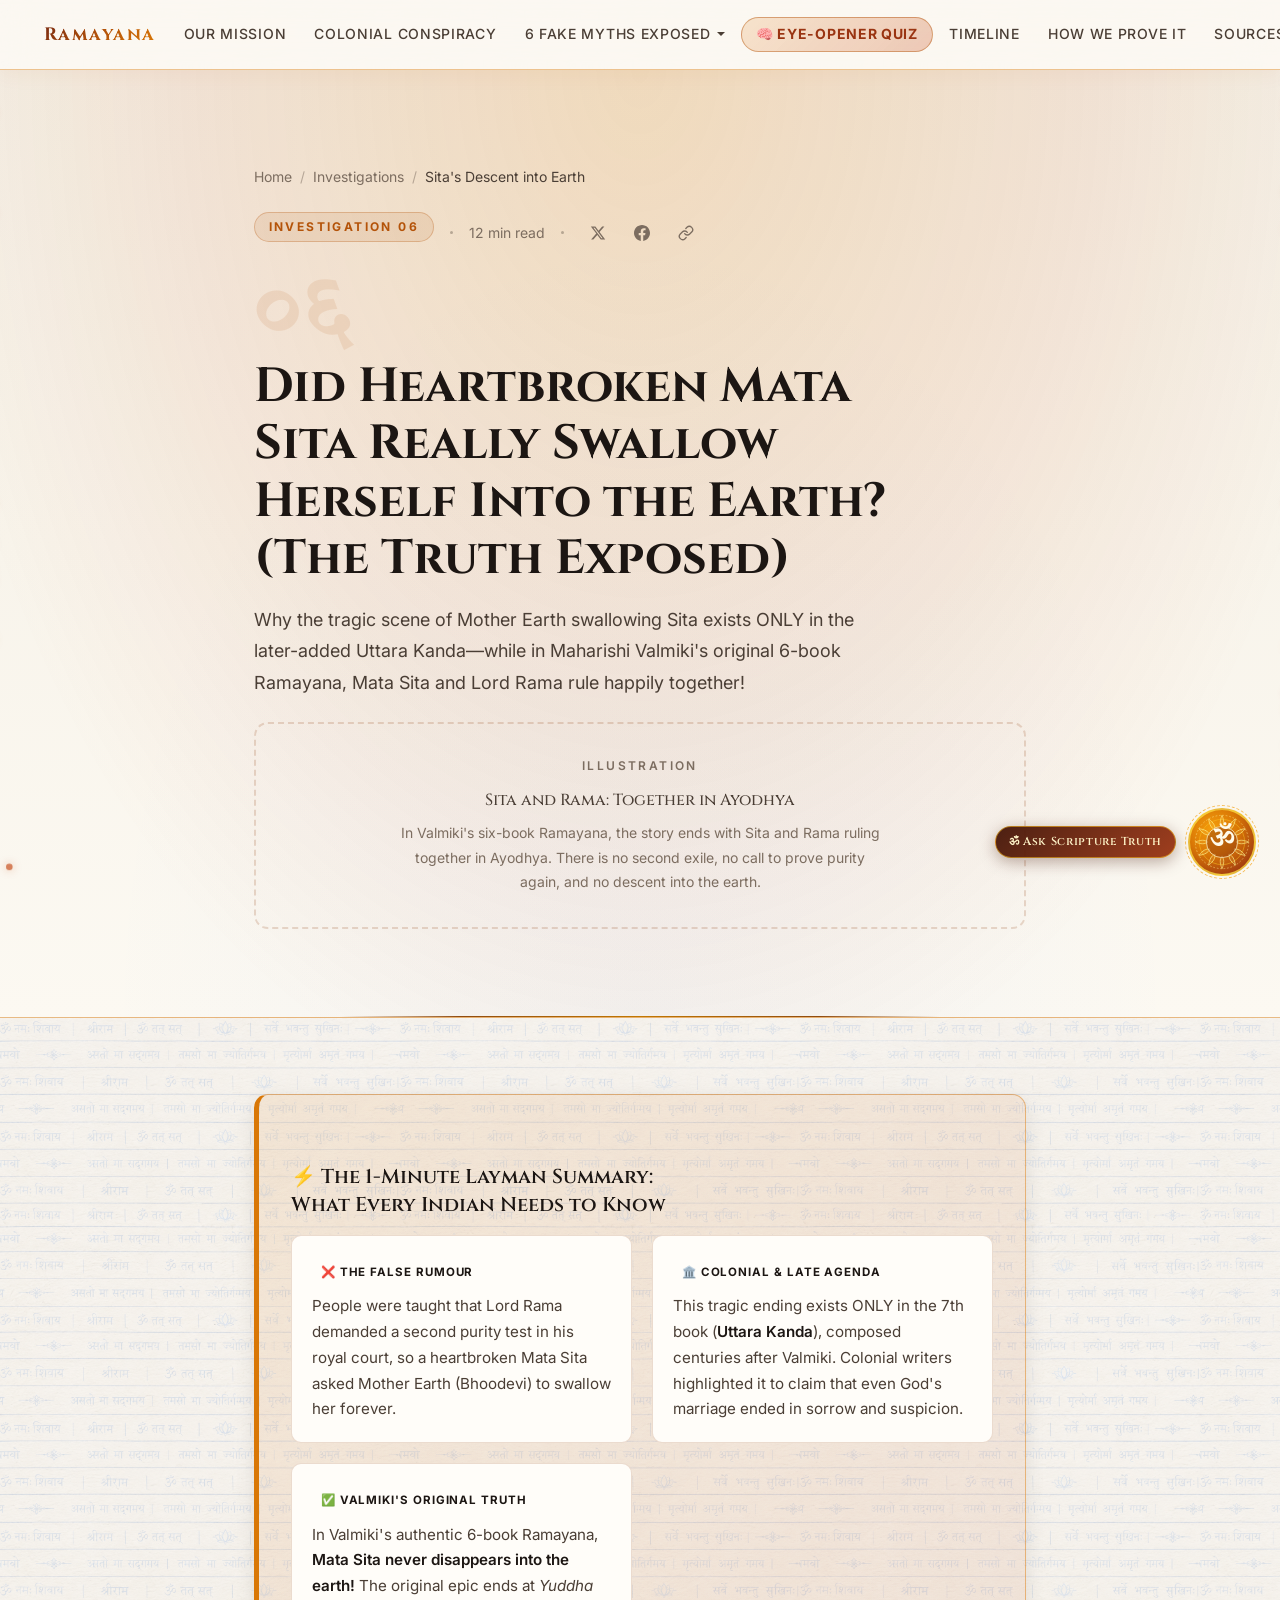
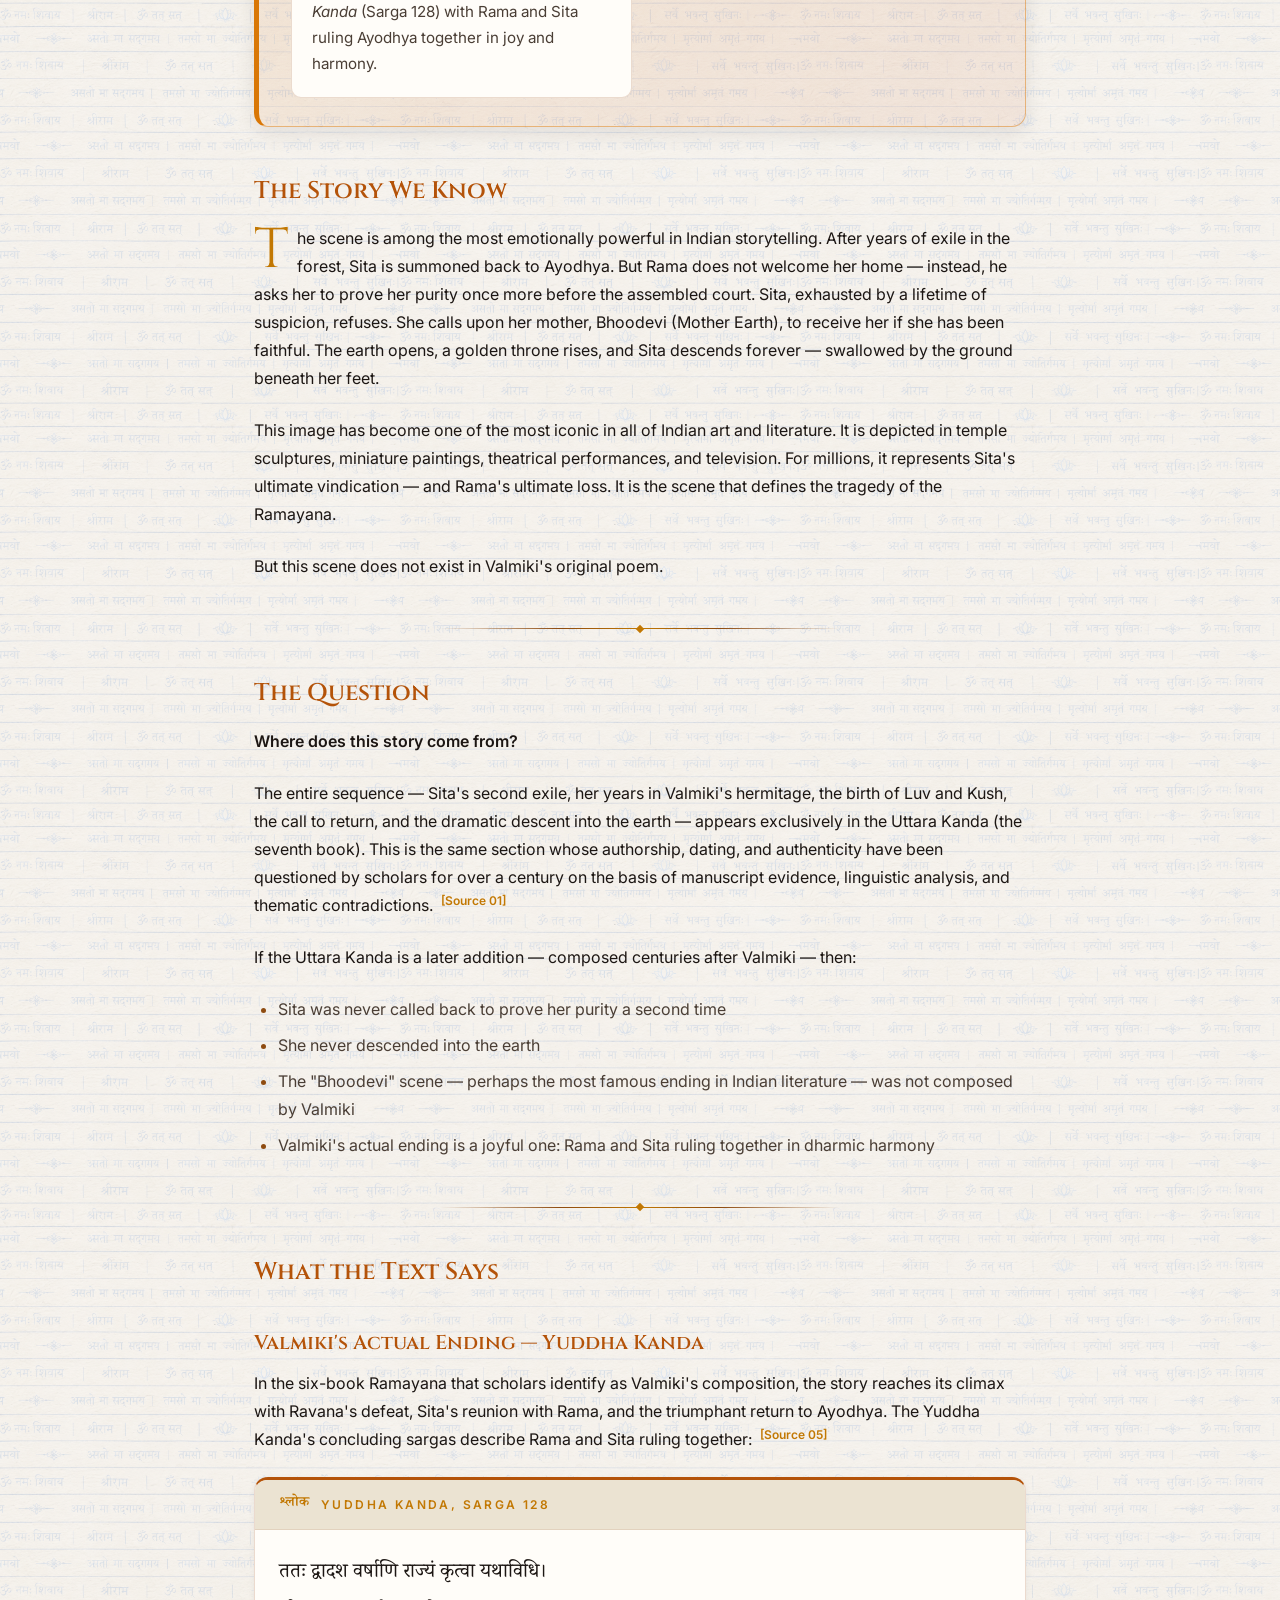
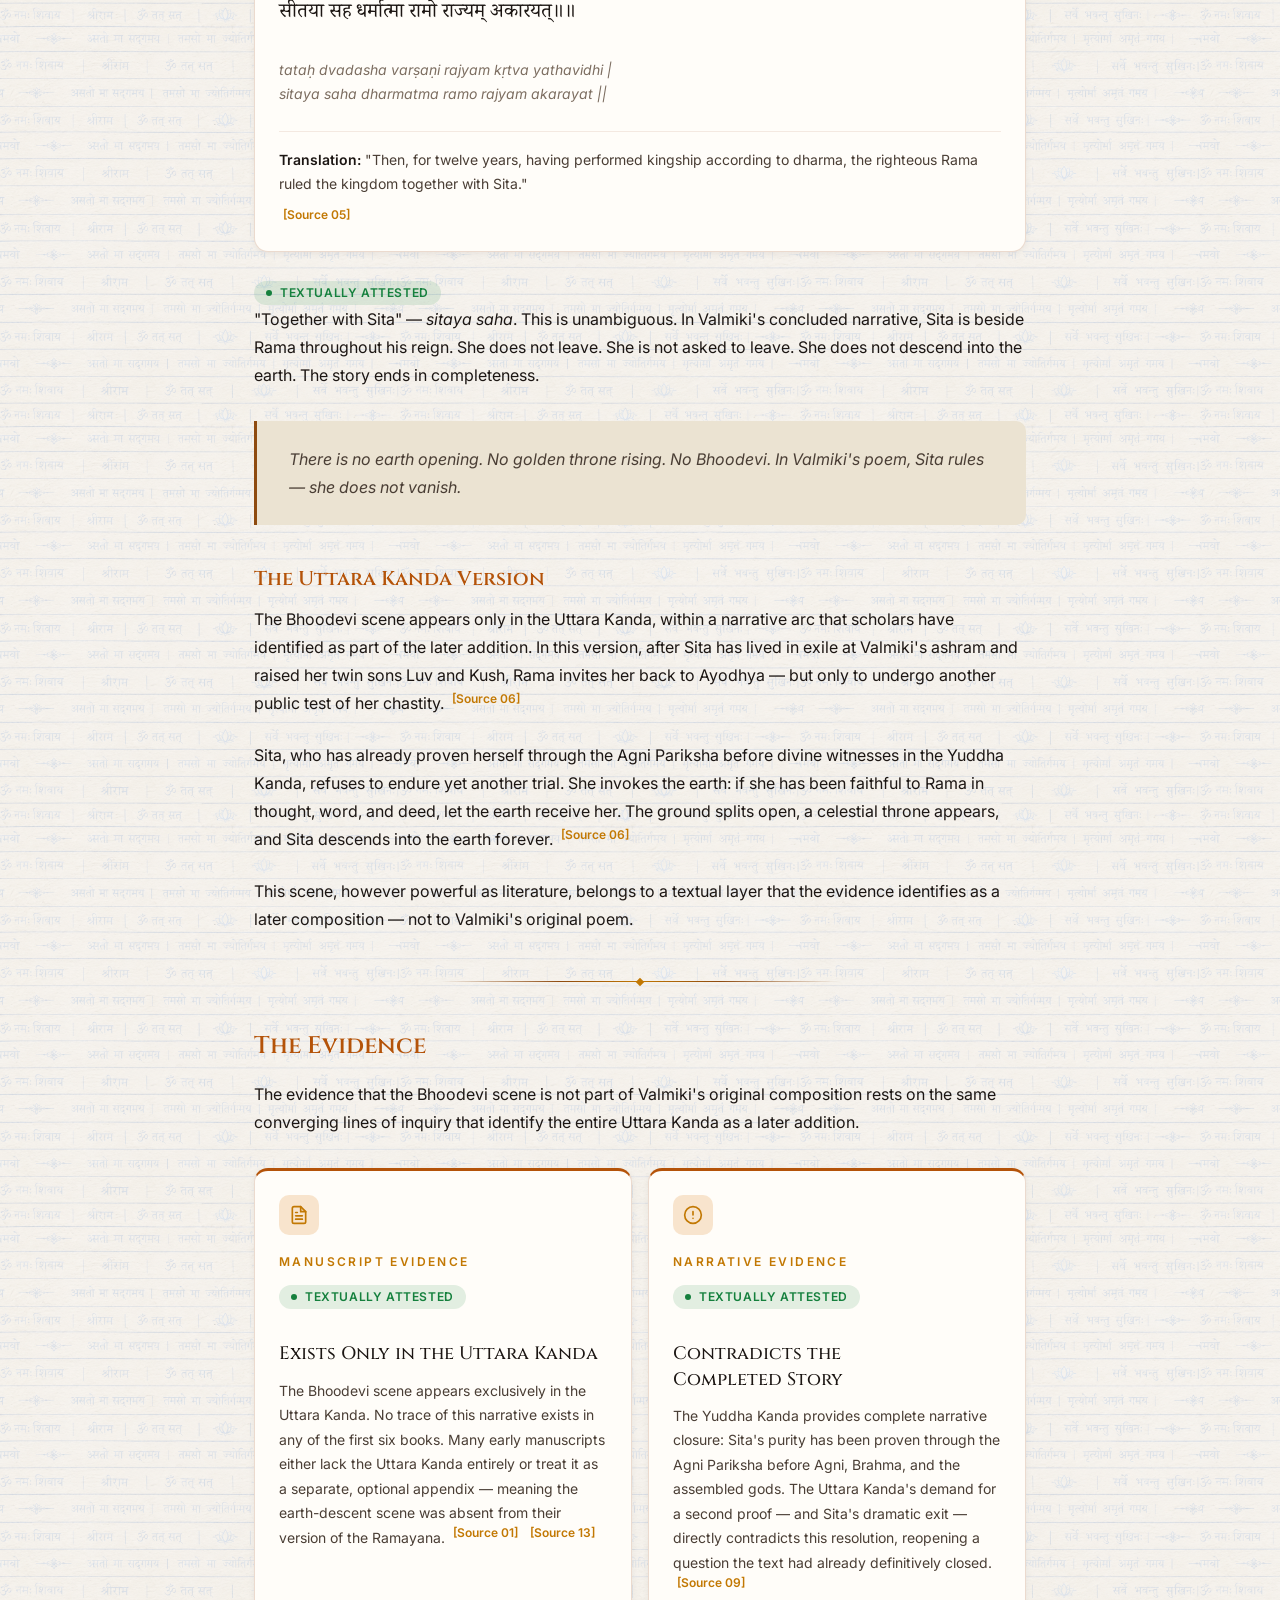
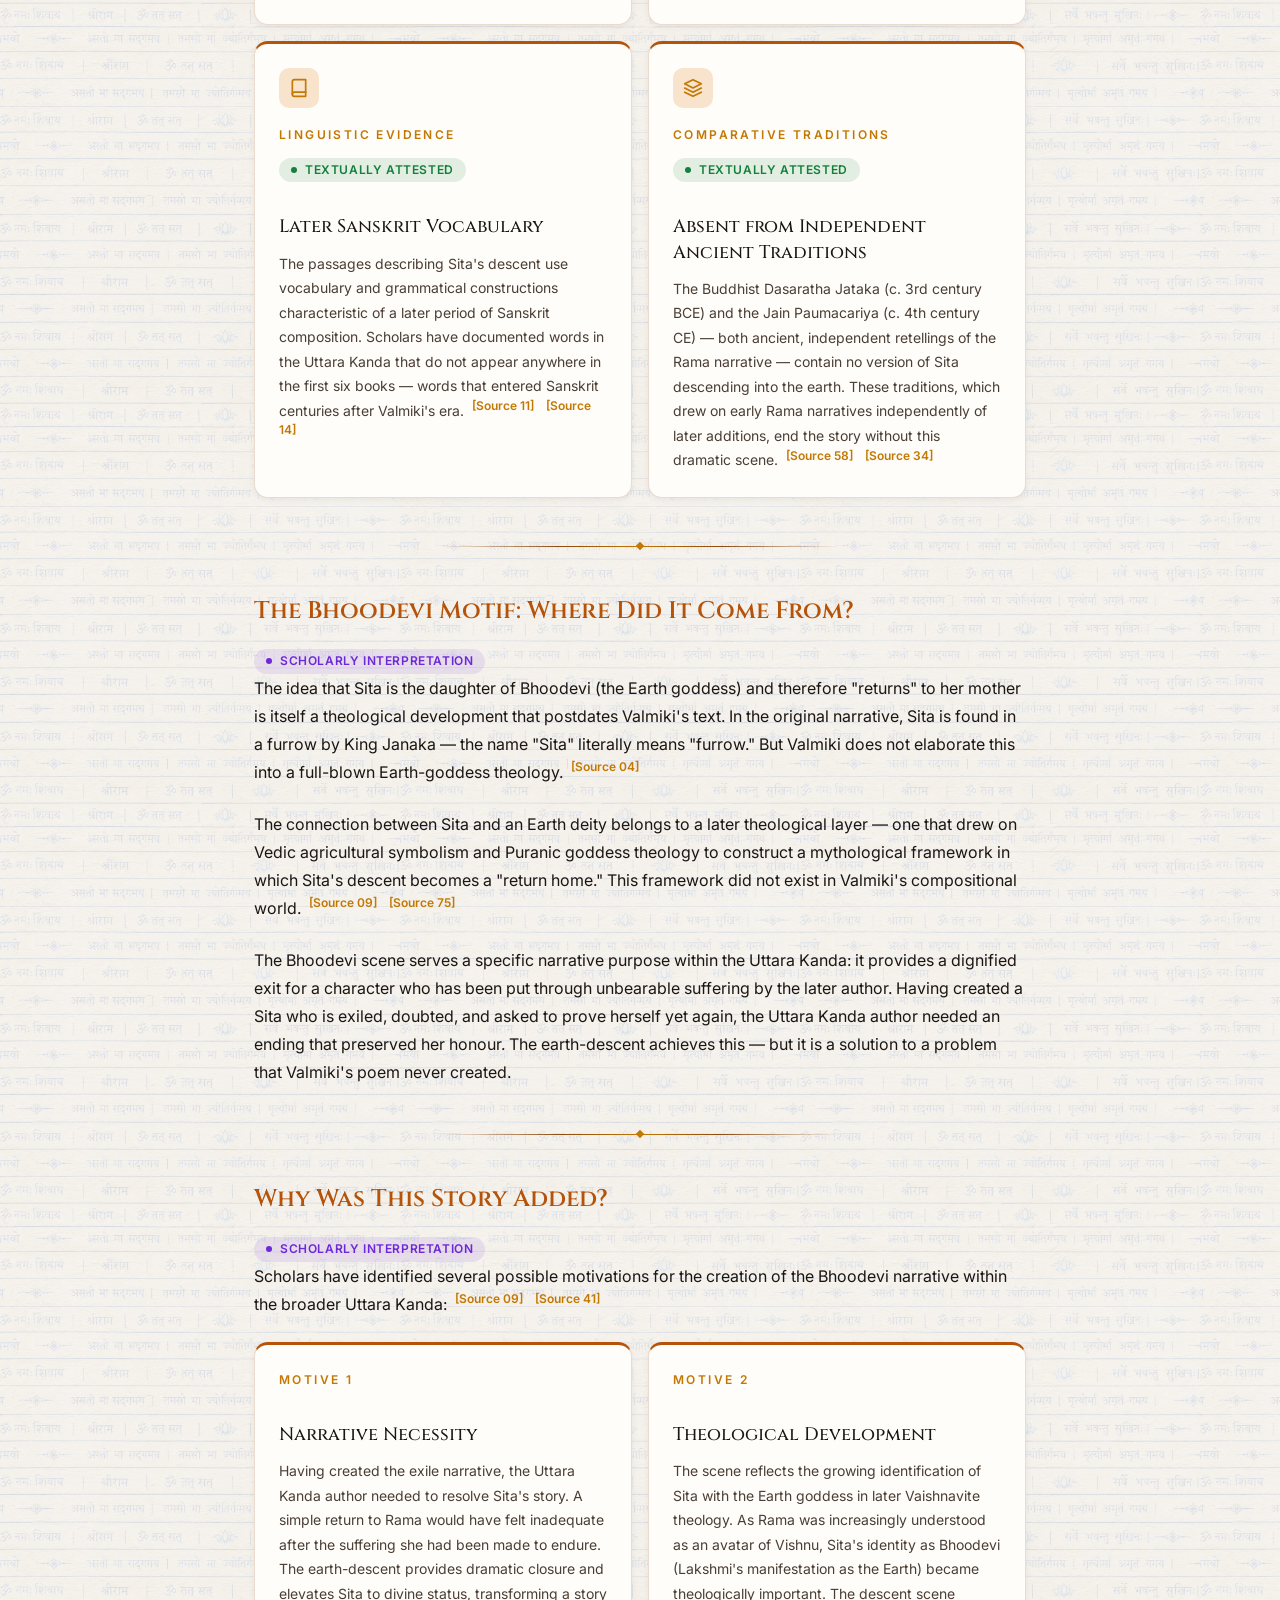
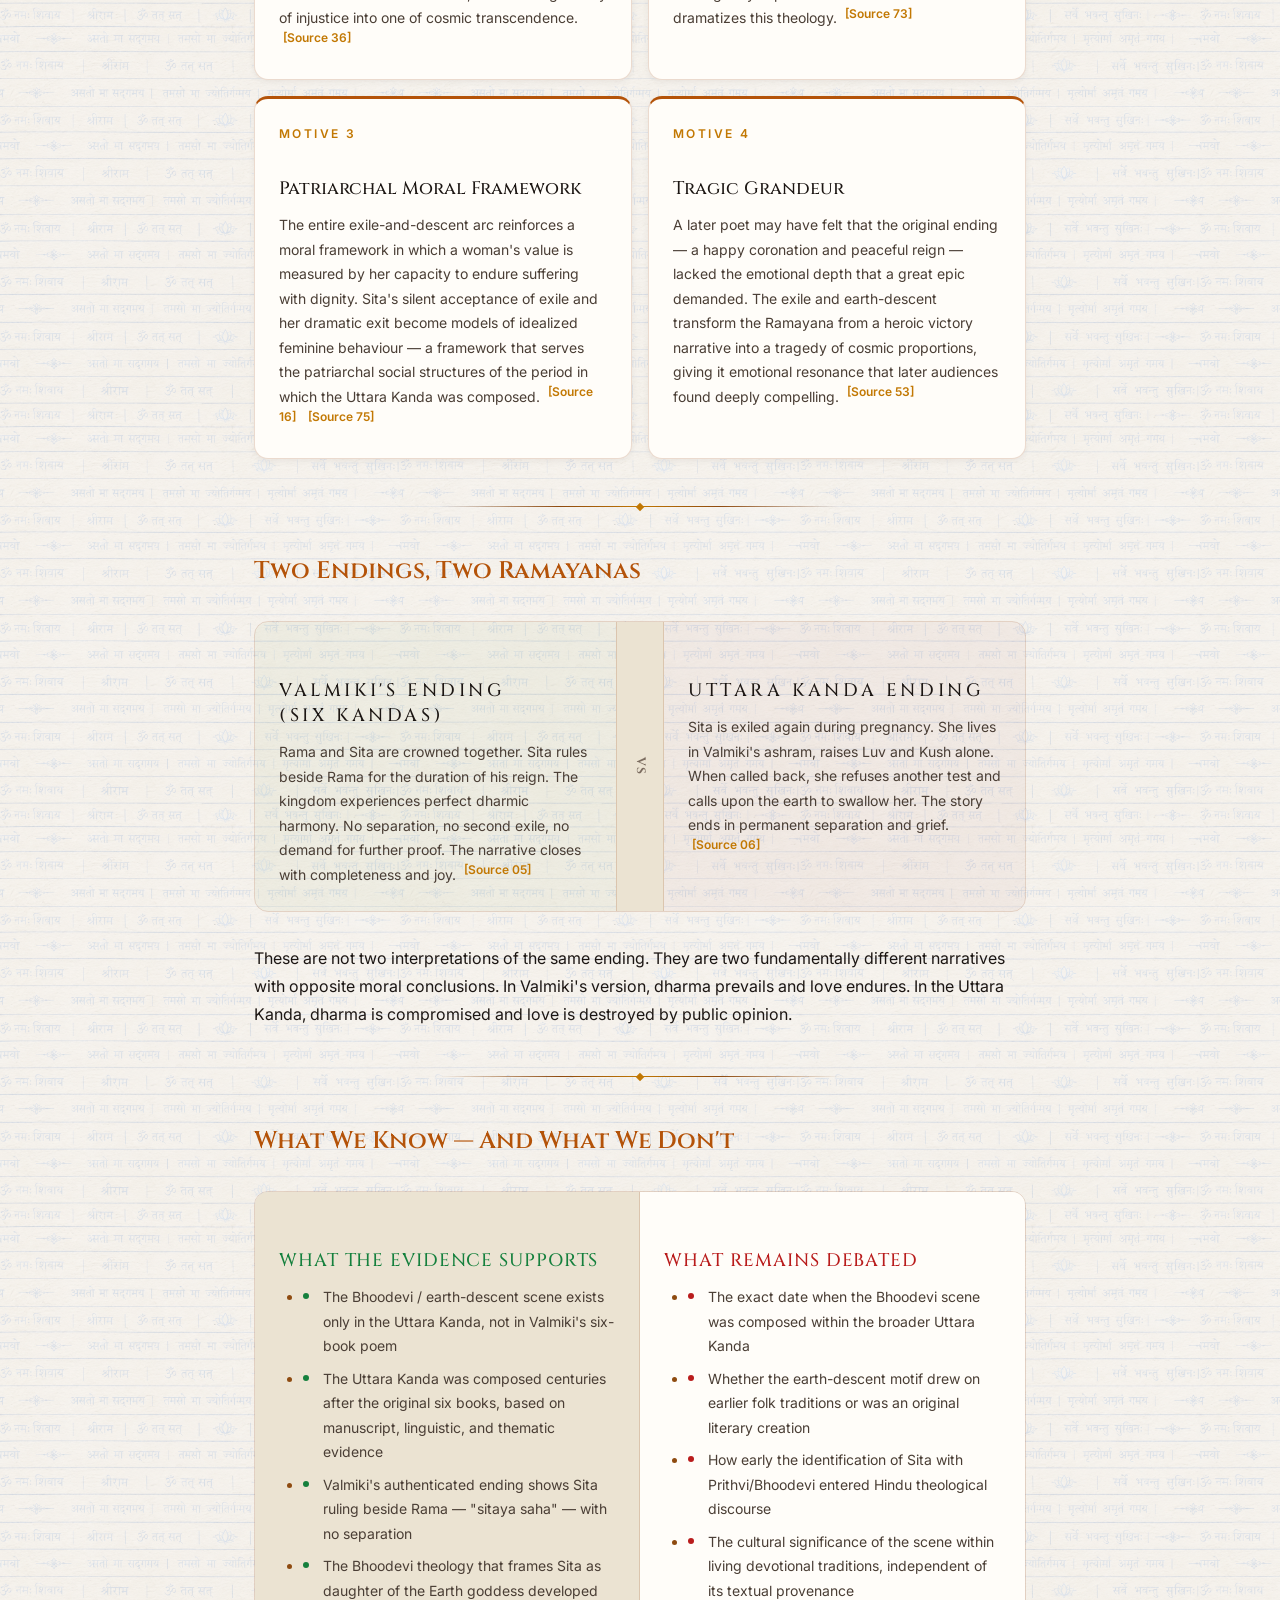
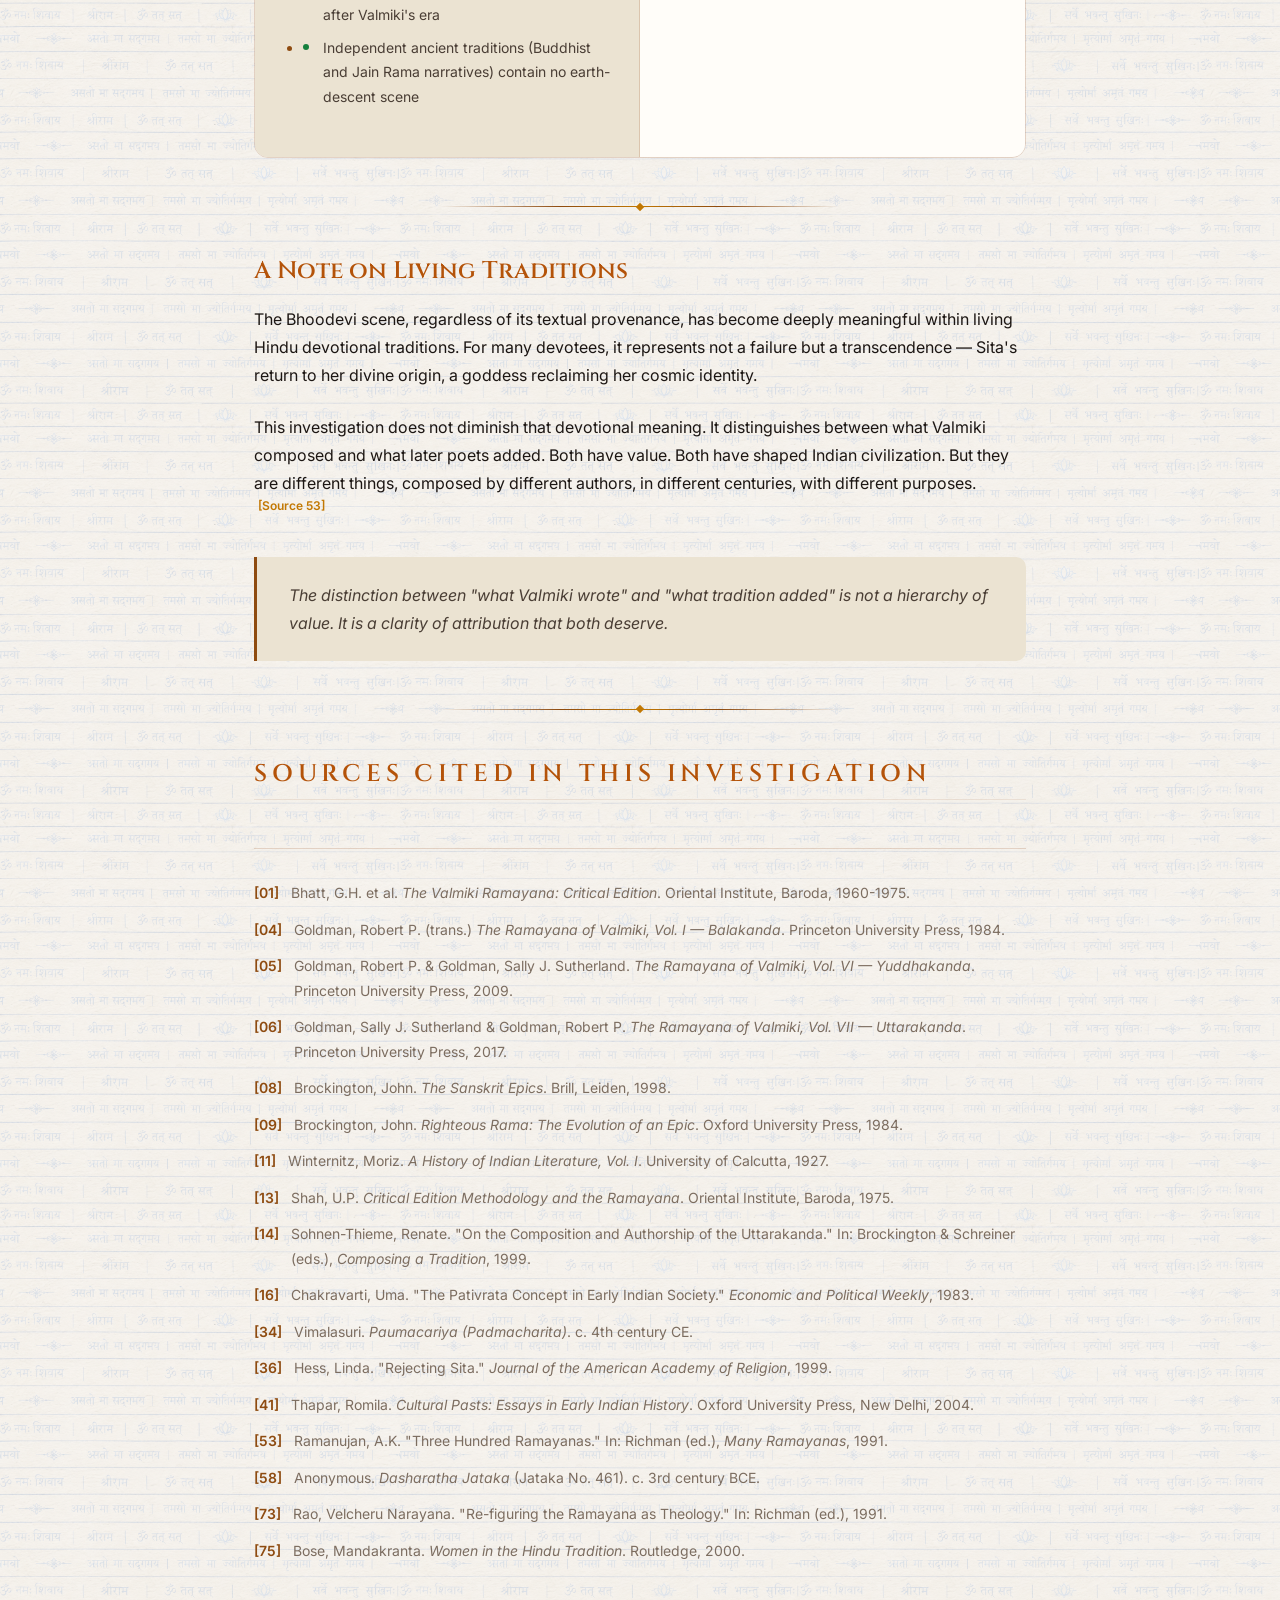
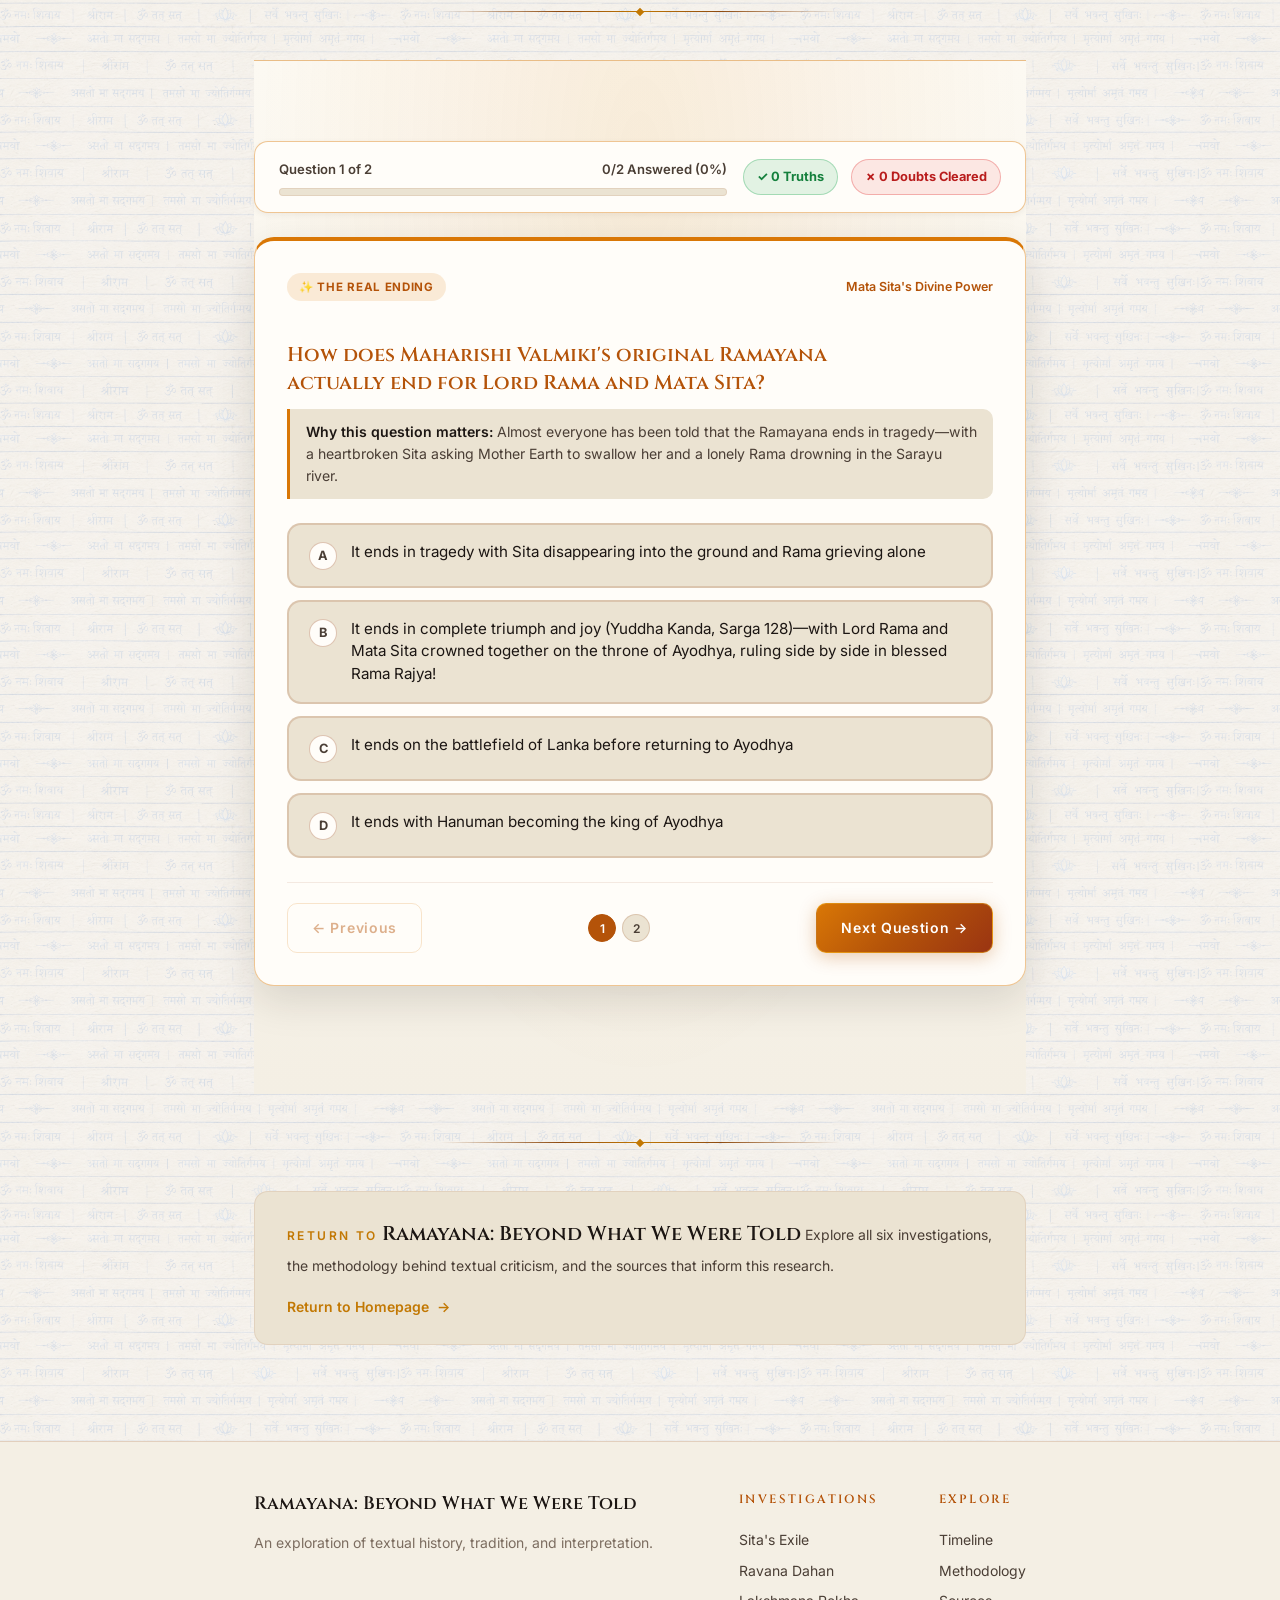
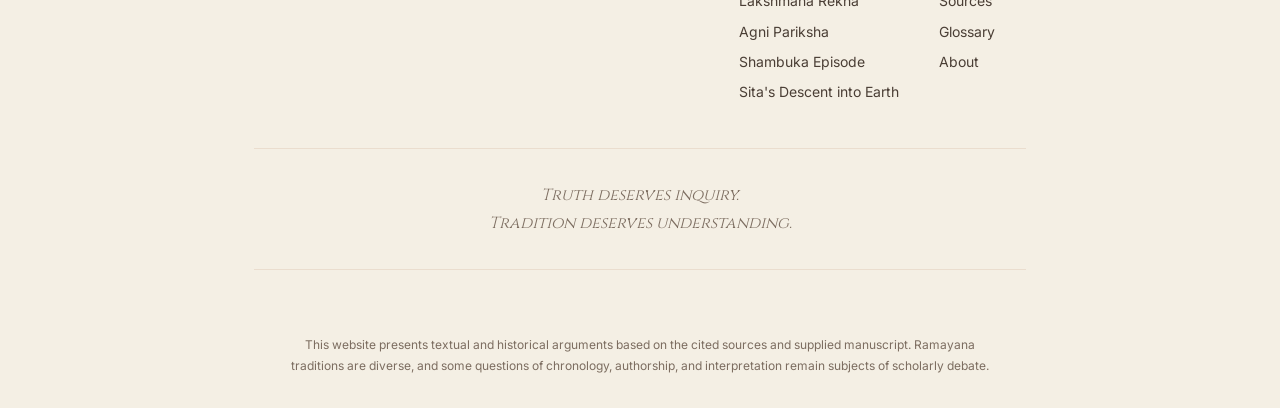
<file: facts/sita-earth.html>
<!DOCTYPE html>
<html lang="en">
<head>
    <meta charset="UTF-8">
    <meta name="viewport" content="width=device-width, initial-scale=1.0">
    <title>Sita's Descent into the Earth: A Story from the Uttara Kanda | Ramayana: Beyond What We Were Told</title>
    <meta name="description" content="Investigation 06: The story of Sita being swallowed by the Earth (Bhoodevi) exists only in the Uttara Kanda, which was never part of Valmiki's original six-book Ramayana. In Valmiki's poem, Sita rules beside Rama — she never disappears into the earth.">
    <meta name="keywords" content="Sita earth, Bhoodevi, Sita descent, Uttara Kanda, Valmiki Ramayana, Critical Edition, Baroda, textual criticism, Sita swallowed earth, Prithvi">
    <link rel="canonical" href="">
    <meta property="og:title" content="Did Sita Descend into the Earth? A Story Not in Valmiki's Ramayana">
    <meta property="og:description" content="The dramatic scene of Sita being swallowed by Mother Earth exists only in the Uttara Kanda — a section scholars have identified as a later addition to Valmiki's original poem.">
    <meta property="og:type" content="article">
    <meta name="twitter:card" content="summary_large_image">
    <meta name="twitter:title" content="Sita's Descent into the Earth: Not in Valmiki's Original">
    <meta name="twitter:description" content="The story of Sita disappearing into the earth belongs to the Uttara Kanda, not to Valmiki's six-book Ramayana.">
    <meta property="og:image" content="../images/og-image.png">
    <meta name="twitter:image" content="../images/og-image.png">
    <link rel="icon" type="image/png" href="../images/favicon.png">
    <link rel="preconnect" href="https://fonts.googleapis.com">
    <link rel="preconnect" href="https://fonts.gstatic.com" crossorigin>
    <link href="https://fonts.googleapis.com/css2?family=Cinzel:wght@400;500;600;700&family=Inter:wght@300;400;500;600&family=Noto+Serif+Devanagari:wght@400;600&display=swap" rel="stylesheet">
    <link rel="stylesheet" href="../css/reset.css?v=4">
    <link rel="stylesheet" href="../css/variables.css?v=4">
    <link rel="stylesheet" href="../css/main.css?v=4">
    <link rel="stylesheet" href="../css/components.css?v=4">
    <link rel="stylesheet" href="../css/article.css?v=4">
    <link rel="stylesheet" href="../css/responsive.css?v=4">
    <link rel="stylesheet" href="../css/chatbot.css?v=4">
    <link rel="stylesheet" href="../css/animations-fx.css?v=4">
    <script type="application/ld+json">
    {
        "@context": "https://schema.org",
        "@type": "Article",
        "headline": "Did Sita Descend into the Earth? A Story from the Uttara Kanda",
        "description": "An investigation into the textual history of Sita's dramatic disappearance into the earth — a scene that exists only in the Uttara Kanda, not in Valmiki's original six-book Ramayana.",
        "author": {
            "@type": "Organization",
            "name": "Ramayana: Beyond What We Were Told"
        },
        "publisher": {
            "@type": "Organization",
            "name": "Ramayana: Beyond What We Were Told"
        },
        "mainEntityOfPage": {
            "@type": "WebPage"
        },
        "keywords": ["Sita earth", "Bhoodevi", "Uttara Kanda", "Critical Edition", "Valmiki Ramayana", "textual criticism"],
        "isPartOf": {
            "@type": "WebSite",
            "name": "Ramayana: Beyond What We Were Told"
        }
    }
    </script>
</head>
<body>
    <a href="#main-content" class="skip-to-content">Skip to main content</a>
    <div class="reading-progress" role="progressbar" aria-label="Reading progress" aria-valuemin="0" aria-valuemax="100" aria-valuenow="0">
        <div class="reading-progress__bar"></div>
    </div>

    <header class="site-header" role="banner">
        <div class="header-container">
            <a href="../index.html" class="site-logo" aria-label="Home">
                <span class="logo-text">Ramayana</span>
            </a>
            <nav class="main-nav" role="navigation" aria-label="Main navigation">
                <ul class="nav-links">
                    <li><a href="../index.html" data-i18n="nav-discover">Our Mission</a></li>
                    <li><a href="../index.html#conspiracy">Colonial Conspiracy</a></li>
                    <li class="nav-dropdown">
                        <a href="../index.html#investigations" aria-haspopup="true" class="active" data-i18n="nav-investigations">6 Fake Myths Exposed</a>
                        <ul class="dropdown-menu">
                            <li><a href="sita-exile.html" data-i18n="nav-sita-exile">Sita's Exile Myth</a></li>
                            <li><a href="ravana-dahan.html" data-i18n="nav-ravana-dahan">Ravana Dahan &amp; Penance</a></li>
                            <li><a href="lakshmana-rekha.html" data-i18n="nav-lakshmana-rekha">Lakshmana Rekha</a></li>
                            <li><a href="agni-pariksha.html" data-i18n="nav-agni-pariksha">Agni Pariksha Truth</a></li>
                            <li><a href="shambuka.html" data-i18n="nav-shambuka">The Shambuka Story</a></li>
                            <li><a href="sita-earth.html" class="active" data-i18n="nav-sita-earth">Sita's Descent into Earth</a></li>
                        </ul>
                    </li>
                    <li><a href="../quiz.html" class="nav-quiz-highlight">🧠 Eye-Opener Quiz</a></li>
                    <li><a href="../timeline.html" data-i18n="nav-timeline">Timeline</a></li>
                    <li><a href="../methodology.html" data-i18n="nav-how-we-know">How We Prove It</a></li>
                    <li><a href="../sources.html" data-i18n="nav-sources">Sources</a></li>
                    <li><a href="../about.html" data-i18n="nav-about">About Mission</a></li>
                </ul>
            </nav>
            <div class="header-actions">
                <button class="lang-toggle" aria-label="&#2361;&#2367;&#2344;&#2381;&#2342;&#2368; &#2350;&#2375;&#2306; &#2346;&#2338;&#2364;&#2375;&#2306;" title="&#2361;&#2367;&#2344;&#2381;&#2342;&#2368; &#2350;&#2375;&#2306; &#2346;&#2338;&#2364;&#2375;&#2306;">
                    <span class="lang-label">&#x0939;&#x093F;&#x0902;</span>
                </button>
                <button class="search-toggle" aria-label="Open search" title="Search (Ctrl+K)">
                    <svg width="20" height="20" viewBox="0 0 24 24" fill="none" stroke="currentColor" stroke-width="2" stroke-linecap="round" stroke-linejoin="round"><circle cx="11" cy="11" r="8"/><line x1="21" y1="21" x2="16.65" y2="16.65"/></svg>
                </button>
                <button class="theme-toggle" aria-label="Toggle reading mode" title="Toggle reading mode">
                    <svg class="icon-sun" width="20" height="20" viewBox="0 0 24 24" fill="none" stroke="currentColor" stroke-width="2"><circle cx="12" cy="12" r="5"/><line x1="12" y1="1" x2="12" y2="3"/><line x1="12" y1="21" x2="12" y2="23"/><line x1="4.22" y1="4.22" x2="5.64" y2="5.64"/><line x1="18.36" y1="18.36" x2="19.78" y2="19.78"/><line x1="1" y1="12" x2="3" y2="12"/><line x1="21" y1="12" x2="23" y2="12"/><line x1="4.22" y1="19.78" x2="5.64" y2="18.36"/><line x1="18.36" y1="5.64" x2="19.78" y2="4.22"/></svg>
                    <svg class="icon-moon" width="20" height="20" viewBox="0 0 24 24" fill="none" stroke="currentColor" stroke-width="2"><path d="M21 12.79A9 9 0 1 1 11.21 3 7 7 0 0 0 21 12.79z"/></svg>
                </button>
                <button class="mobile-menu-toggle" aria-label="Open menu" aria-expanded="false">
                    <span class="hamburger-line"></span>
                    <span class="hamburger-line"></span>
                    <span class="hamburger-line"></span>
                </button>
            </div>
        </div>
    </header>

    <main id="main-content">
        <!-- ARTICLE HERO -->
        <section class="article-hero" aria-label="Article introduction">
            <div class="article-hero-content">
                <nav class="breadcrumbs" aria-label="Breadcrumb">
                    <a href="../index.html" data-i18n="breadcrumb-home">Home</a>
                    <span class="separator" aria-hidden="true">/</span>
                    <a href="../index.html#investigations" data-i18n="breadcrumb-investigations">Investigations</a>
                    <span class="separator" aria-hidden="true">/</span>
                    <span class="current" aria-current="page" data-i18n="sita-earth-breadcrumb">Sita's Descent into Earth</span>
                </nav>

                <div class="article-meta">
                    <span class="card-label" data-i18n="sita-earth-label">Investigation 06</span>
                    <div class="divider" aria-hidden="true"></div>
                    <span class="reading-time" aria-label="Estimated reading time">
                        <svg width="14" height="14" viewBox="0 0 24 24" fill="none" stroke="currentColor" stroke-width="2"><circle cx="12" cy="12" r="10"/><polyline points="12 6 12 12 16 14"/></svg>
                        <span data-i18n="sita-earth-reading-time">18 min read</span>
                    </span>
                    <div class="divider" aria-hidden="true"></div>
                    <div class="share-buttons">
                        <button class="share-btn" aria-label="Share on Twitter" title="Share on Twitter" onclick="window.open('https://twitter.com/intent/tweet?text=' + encodeURIComponent(document.title) + '&url=' + encodeURIComponent(window.location.href), '_blank')">
                            <svg viewBox="0 0 24 24" fill="currentColor"><path d="M18.244 2.25h3.308l-7.227 8.26 8.502 11.24H16.17l-5.214-6.817L4.99 21.75H1.68l7.73-8.835L1.254 2.25H8.08l4.713 6.231zm-1.161 17.52h1.833L7.084 4.126H5.117z"/></svg>
                        </button>
                        <button class="share-btn" aria-label="Share on Facebook" title="Share on Facebook" onclick="window.open('https://www.facebook.com/sharer/sharer.php?u=' + encodeURIComponent(window.location.href), '_blank')">
                            <svg viewBox="0 0 24 24" fill="currentColor"><path d="M24 12.073c0-6.627-5.373-12-12-12s-12 5.373-12 12c0 5.99 4.388 10.954 10.125 11.854v-8.385H7.078v-3.47h3.047V9.43c0-3.007 1.792-4.669 4.533-4.669 1.312 0 2.686.235 2.686.235v2.953H15.83c-1.491 0-1.956.925-1.956 1.874v2.25h3.328l-.532 3.47h-2.796v8.385C19.612 23.027 24 18.062 24 12.073z"/></svg>
                        </button>
                        <button class="share-btn" aria-label="Copy link" title="Copy link" onclick="navigator.clipboard.writeText(window.location.href).then(() => this.setAttribute('title', 'Copied!'))">
                            <svg viewBox="0 0 24 24" fill="none" stroke="currentColor" stroke-width="2" stroke-linecap="round" stroke-linejoin="round"><path d="M10 13a5 5 0 0 0 7.54.54l3-3a5 5 0 0 0-7.07-7.07l-1.72 1.71"/><path d="M14 11a5 5 0 0 0-7.54-.54l-3 3a5 5 0 0 0 7.07 7.07l1.71-1.71"/></svg>
                        </button>
                    </div>
                </div>

                <div class="card-number" aria-hidden="true" style="position:relative; top:0; right:0; font-size:6rem; margin-bottom:-1rem; opacity:0.1;">&#x0966;&#x096C;</div>

                <h1 data-i18n="sita-earth-title">Did Heartbroken Mata Sita Really Swallow Herself Into the Earth? (The Truth Exposed)</h1>
                <p class="lead" data-i18n="sita-earth-lead">Why the tragic scene of Mother Earth swallowing Sita exists ONLY in the later-added Uttara Kanda—while in Maharishi Valmiki's original 6-book Ramayana, Mata Sita and Lord Rama rule happily together!</p>

                <div class="editorial-image-placeholder" role="img" aria-label="Illustration placeholder: Sita and the Earth">
                    <p class="placeholder-label" data-i18n="sita-earth-img-label">Illustration</p>
                    <p class="placeholder-title" data-i18n="sita-earth-img-title">Sita and Rama: Together in Ayodhya</p>
                    <p class="placeholder-description" data-i18n="sita-earth-img-desc">In Valmiki's six-book Ramayana, the story ends with Sita and Rama ruling together in Ayodhya. There is no second exile, no call to prove purity again, and no descent into the earth.</p>
                </div>

            </div>
        </section>

        <!-- ARTICLE BODY -->
        <article class="article-body investigation-content" aria-label="Investigation content">

            <!-- SIMPLE LAYMAN SUMMARY BANNER -->
            <div class="mission-truth-banner fade-in">
                <h3>⚡ The 1-Minute Layman Summary: What Every Indian Needs to Know</h3>
                <div class="truth-columns">
                    <div class="truth-col">
                        <span class="truth-col-label">❌ The False Rumour</span>
                        <p>People were taught that Lord Rama demanded a second purity test in his royal court, so a heartbroken Mata Sita asked Mother Earth (Bhoodevi) to swallow her forever.</p>
                    </div>
                    <div class="truth-col">
                        <span class="truth-col-label">🏛️ Colonial &amp; Late Agenda</span>
                        <p>This tragic ending exists ONLY in the 7th book (<strong>Uttara Kanda</strong>), composed centuries after Valmiki. Colonial writers highlighted it to claim that even God's marriage ended in sorrow and suspicion.</p>
                    </div>
                    <div class="truth-col">
                        <span class="truth-col-label">✅ Valmiki's Original Truth</span>
                        <p>In Valmiki's authentic 6-book Ramayana, <strong>Mata Sita never disappears into the earth!</strong> The original epic ends at <em>Yuddha Kanda</em> (Sarga 128) with Rama and Sita ruling Ayodhya together in joy and harmony.</p>
                    </div>
                </div>
            </div>

            <!-- THE STORY WE KNOW -->
            <section aria-labelledby="story-we-know">
                <h2 id="story-we-know" data-i18n="sita-earth-h2-story">The Story We Know</h2>

                <p class="drop-cap" data-i18n="sita-earth-story-p1">The scene is among the most emotionally powerful in Indian storytelling. After years of exile in the forest, Sita is summoned back to Ayodhya. But Rama does not welcome her home &mdash; instead, he asks her to prove her purity once more before the assembled court. Sita, exhausted by a lifetime of suspicion, refuses. She calls upon her mother, Bhoodevi (Mother Earth), to receive her if she has been faithful. The earth opens, a golden throne rises, and Sita descends forever &mdash; swallowed by the ground beneath her feet.</p>

                <p data-i18n="sita-earth-story-p2">This image has become one of the most iconic in all of Indian art and literature. It is depicted in temple sculptures, miniature paintings, theatrical performances, and television. For millions, it represents Sita's ultimate vindication &mdash; and Rama's ultimate loss. It is the scene that defines the tragedy of the Ramayana.</p>

                <p data-i18n="sita-earth-story-p3">But this scene does not exist in Valmiki's original poem.</p>
            </section>

            <div class="section-divider" aria-hidden="true"></div>

            <!-- THE QUESTION -->
            <section aria-labelledby="the-question">
                <h2 id="the-question" data-i18n="sita-earth-h2-question">The Question</h2>

                <p data-i18n="sita-earth-question-p1"><strong>Where does this story come from?</strong></p>

                <p data-i18n="sita-earth-question-p2">The entire sequence &mdash; Sita's second exile, her years in Valmiki's hermitage, the birth of Luv and Kush, the call to return, and the dramatic descent into the earth &mdash; appears exclusively in the Uttara Kanda (the seventh book). This is the same section whose authorship, dating, and authenticity have been questioned by scholars for over a century on the basis of manuscript evidence, linguistic analysis, and thematic contradictions. <span class="source-marker" data-source="SRC001" role="button" tabindex="0" aria-label="View source: Bhatt et al., Critical Edition">Source 01</span></p>

                <p data-i18n="sita-earth-question-p3">If the Uttara Kanda is a later addition &mdash; composed centuries after Valmiki &mdash; then:</p>
                <ul>
                    <li data-i18n="sita-earth-question-li1">Sita was never called back to prove her purity a second time</li>
                    <li data-i18n="sita-earth-question-li2">She never descended into the earth</li>
                    <li data-i18n="sita-earth-question-li3">The "Bhoodevi" scene &mdash; perhaps the most famous ending in Indian literature &mdash; was not composed by Valmiki</li>
                    <li data-i18n="sita-earth-question-li4">Valmiki's actual ending is a joyful one: Rama and Sita ruling together in dharmic harmony</li>
                </ul>
            </section>

            <div class="section-divider" aria-hidden="true"></div>

            <!-- WHAT THE TEXT SAYS -->
            <section aria-labelledby="what-text-says">
                <h2 id="what-text-says" data-i18n="sita-earth-h2-text">What the Text Says</h2>

                <h3 data-i18n="sita-earth-h3-authentic">Valmiki's Actual Ending &mdash; Yuddha Kanda</h3>

                <p data-i18n="sita-earth-authentic-p1">In the six-book Ramayana that scholars identify as Valmiki's composition, the story reaches its climax with Ravana's defeat, Sita's reunion with Rama, and the triumphant return to Ayodhya. The Yuddha Kanda's concluding sargas describe Rama and Sita ruling together: <span class="source-marker" data-source="SRC005" role="button" tabindex="0" aria-label="View source: Goldman, Yuddhakanda translation">Source 05</span></p>

                <div class="sanskrit-verse-card">
                    <div class="sanskrit-verse-header">
                        <span class="devanagari-label">&#x0936;&#x094D;&#x0932;&#x094B;&#x0915;</span>
                        <span>Yuddha Kanda, Sarga 128</span>
                    </div>
                    <div class="sanskrit-verse-body">
                        <p class="sanskrit-text">&#x0924;&#x0924;&#x0903; &#x0926;&#x094D;&#x0935;&#x093E;&#x0926;&#x0936; &#x0935;&#x0930;&#x094D;&#x0937;&#x093E;&#x0923;&#x093F; &#x0930;&#x093E;&#x091C;&#x094D;&#x092F;&#x0902; &#x0915;&#x0943;&#x0924;&#x094D;&#x0935;&#x093E; &#x092F;&#x0925;&#x093E;&#x0935;&#x093F;&#x0927;&#x093F;&#x0964;<br>&#x0938;&#x0940;&#x0924;&#x092F;&#x093E; &#x0938;&#x0939; &#x0927;&#x0930;&#x094D;&#x092E;&#x093E;&#x0924;&#x094D;&#x092E;&#x093E; &#x0930;&#x093E;&#x092E;&#x094B; &#x0930;&#x093E;&#x091C;&#x094D;&#x092F;&#x092E;&#x094D; &#x0905;&#x0915;&#x093E;&#x0930;&#x092F;&#x0924;&#x094D;&#x0965;&#x0965;</p>
                        <p class="verse-transliteration">tata&#7717; dvadasha var&#7779;a&#7751;i rajyam k&#7771;tva yathavidhi |<br>sitaya saha dharmatma ramo rajyam akarayat ||</p>
                        <div class="verse-translation" data-i18n="sita-earth-verse-translation">
                            <strong>Translation:</strong> "Then, for twelve years, having performed kingship according to dharma, the righteous Rama ruled the kingdom together with Sita."
                        </div>
                        <span class="verse-source-link">
                            <span class="source-marker" data-source="SRC005" role="button" tabindex="0" aria-label="View source: Goldman, Yuddhakanda">Source 05</span>
                        </span>
                    </div>
                </div>

                <span class="confidence-badge confidence-badge--attested" data-i18n="badge-attested">Textually Attested</span>

                <p data-i18n="sita-earth-authentic-p2">"Together with Sita" &mdash; <em>sitaya saha</em>. This is unambiguous. In Valmiki's concluded narrative, Sita is beside Rama throughout his reign. She does not leave. She is not asked to leave. She does not descend into the earth. The story ends in completeness.</p>

                <blockquote>
                    <p data-i18n="sita-earth-authentic-blockquote">There is no earth opening. No golden throne rising. No Bhoodevi. In Valmiki's poem, Sita rules &mdash; she does not vanish.</p>
                </blockquote>

                <h3 data-i18n="sita-earth-h3-uttara">The Uttara Kanda Version</h3>

                <p data-i18n="sita-earth-uttara-p1">The Bhoodevi scene appears only in the Uttara Kanda, within a narrative arc that scholars have identified as part of the later addition. In this version, after Sita has lived in exile at Valmiki's ashram and raised her twin sons Luv and Kush, Rama invites her back to Ayodhya &mdash; but only to undergo another public test of her chastity. <span class="source-marker" data-source="SRC006" role="button" tabindex="0" aria-label="View source: Goldman, Uttarakanda">Source 06</span></p>

                <p data-i18n="sita-earth-uttara-p2">Sita, who has already proven herself through the Agni Pariksha before divine witnesses in the Yuddha Kanda, refuses to endure yet another trial. She invokes the earth: if she has been faithful to Rama in thought, word, and deed, let the earth receive her. The ground splits open, a celestial throne appears, and Sita descends into the earth forever. <span class="source-marker" data-source="SRC006" role="button" tabindex="0" aria-label="View source: Goldman, Uttarakanda">Source 06</span></p>

                <p data-i18n="sita-earth-uttara-p3">This scene, however powerful as literature, belongs to a textual layer that the evidence identifies as a later composition &mdash; not to Valmiki's original poem.</p>
            </section>

            <div class="section-divider" aria-hidden="true"></div>

            <!-- THE EVIDENCE -->
            <section aria-labelledby="the-evidence">
                <h2 id="the-evidence" data-i18n="sita-earth-h2-evidence">The Evidence</h2>

                <p data-i18n="sita-earth-evidence-intro">The evidence that the Bhoodevi scene is not part of Valmiki's original composition rests on the same converging lines of inquiry that identify the entire Uttara Kanda as a later addition.</p>

                <div class="evidence-grid" style="margin-top: var(--space-8);">

                    <div class="evidence-card">
                        <div class="evidence-card-icon">
                            <svg viewBox="0 0 24 24" fill="none" stroke="currentColor" stroke-width="2" stroke-linecap="round" stroke-linejoin="round"><path d="M14 2H6a2 2 0 0 0-2 2v16a2 2 0 0 0 2 2h12a2 2 0 0 0 2-2V8z"/><polyline points="14 2 14 8 20 8"/><line x1="16" y1="13" x2="8" y2="13"/><line x1="16" y1="17" x2="8" y2="17"/><polyline points="10 9 9 9 8 9"/></svg>
                        </div>
                        <div class="evidence-card-type" data-i18n="sita-earth-ev1-type">Manuscript Evidence</div>
                        <span class="confidence-badge confidence-badge--attested" data-i18n="badge-attested">Textually Attested</span>
                        <h4 data-i18n="sita-earth-ev1-title">Exists Only in the Uttara Kanda</h4>
                        <p data-i18n="sita-earth-ev1-text">The Bhoodevi scene appears exclusively in the Uttara Kanda. No trace of this narrative exists in any of the first six books. Many early manuscripts either lack the Uttara Kanda entirely or treat it as a separate, optional appendix &mdash; meaning the earth-descent scene was absent from their version of the Ramayana. <span class="source-marker" data-source="SRC001" role="button" tabindex="0" aria-label="View source: Bhatt et al.">Source 01</span> <span class="source-marker" data-source="SRC013" role="button" tabindex="0" aria-label="View source: Shah">Source 13</span></p>
                    </div>

                    <div class="evidence-card">
                        <div class="evidence-card-icon">
                            <svg viewBox="0 0 24 24" fill="none" stroke="currentColor" stroke-width="2" stroke-linecap="round" stroke-linejoin="round"><circle cx="12" cy="12" r="10"/><line x1="12" y1="8" x2="12" y2="12"/><line x1="12" y1="16" x2="12.01" y2="16"/></svg>
                        </div>
                        <div class="evidence-card-type" data-i18n="sita-earth-ev2-type">Narrative Evidence</div>
                        <span class="confidence-badge confidence-badge--attested" data-i18n="badge-attested">Textually Attested</span>
                        <h4 data-i18n="sita-earth-ev2-title">Contradicts the Completed Story</h4>
                        <p data-i18n="sita-earth-ev2-text">The Yuddha Kanda provides complete narrative closure: Sita's purity has been proven through the Agni Pariksha before Agni, Brahma, and the assembled gods. The Uttara Kanda's demand for a second proof &mdash; and Sita's dramatic exit &mdash; directly contradicts this resolution, reopening a question the text had already definitively closed. <span class="source-marker" data-source="SRC009" role="button" tabindex="0" aria-label="View source: Brockington">Source 09</span></p>
                    </div>

                    <div class="evidence-card">
                        <div class="evidence-card-icon">
                            <svg viewBox="0 0 24 24" fill="none" stroke="currentColor" stroke-width="2" stroke-linecap="round" stroke-linejoin="round"><path d="M4 19.5A2.5 2.5 0 0 1 6.5 17H20"/><path d="M6.5 2H20v20H6.5A2.5 2.5 0 0 1 4 19.5v-15A2.5 2.5 0 0 1 6.5 2z"/></svg>
                        </div>
                        <div class="evidence-card-type" data-i18n="sita-earth-ev3-type">Linguistic Evidence</div>
                        <span class="confidence-badge confidence-badge--attested" data-i18n="badge-attested">Textually Attested</span>
                        <h4 data-i18n="sita-earth-ev3-title">Later Sanskrit Vocabulary</h4>
                        <p data-i18n="sita-earth-ev3-text">The passages describing Sita's descent use vocabulary and grammatical constructions characteristic of a later period of Sanskrit composition. Scholars have documented words in the Uttara Kanda that do not appear anywhere in the first six books &mdash; words that entered Sanskrit centuries after Valmiki's era. <span class="source-marker" data-source="SRC011" role="button" tabindex="0" aria-label="View source: Winternitz">Source 11</span> <span class="source-marker" data-source="SRC014" role="button" tabindex="0" aria-label="View source: Sohnen-Thieme">Source 14</span></p>
                    </div>

                    <div class="evidence-card">
                        <div class="evidence-card-icon">
                            <svg viewBox="0 0 24 24" fill="none" stroke="currentColor" stroke-width="2" stroke-linecap="round" stroke-linejoin="round"><path d="M12 2L2 7l10 5 10-5-10-5z"/><path d="M2 17l10 5 10-5"/><path d="M2 12l10 5 10-5"/></svg>
                        </div>
                        <div class="evidence-card-type" data-i18n="sita-earth-ev4-type">Comparative Traditions</div>
                        <span class="confidence-badge confidence-badge--attested" data-i18n="badge-attested">Textually Attested</span>
                        <h4 data-i18n="sita-earth-ev4-title">Absent from Independent Ancient Traditions</h4>
                        <p data-i18n="sita-earth-ev4-text">The Buddhist Dasaratha Jataka (c. 3rd century BCE) and the Jain Paumacariya (c. 4th century CE) &mdash; both ancient, independent retellings of the Rama narrative &mdash; contain no version of Sita descending into the earth. These traditions, which drew on early Rama narratives independently of later additions, end the story without this dramatic scene. <span class="source-marker" data-source="SRC058" role="button" tabindex="0" aria-label="View source: Dasaratha Jataka">Source 58</span> <span class="source-marker" data-source="SRC034" role="button" tabindex="0" aria-label="View source: Paumacariya">Source 34</span></p>
                    </div>

                </div>
            </section>

            <div class="section-divider" aria-hidden="true"></div>

            <!-- THE BHOODEVI MOTIF -->
            <section aria-labelledby="bhoodevi-motif">
                <h2 id="bhoodevi-motif" data-i18n="sita-earth-h2-motif">The Bhoodevi Motif: Where Did It Come From?</h2>

                <span class="confidence-badge confidence-badge--interpretation" data-i18n="badge-interpretation">Scholarly Interpretation</span>

                <p data-i18n="sita-earth-motif-p1">The idea that Sita is the daughter of Bhoodevi (the Earth goddess) and therefore "returns" to her mother is itself a theological development that postdates Valmiki's text. In the original narrative, Sita is found in a furrow by King Janaka &mdash; the name "Sita" literally means "furrow." But Valmiki does not elaborate this into a full-blown Earth-goddess theology. <span class="source-marker" data-source="SRC004" role="button" tabindex="0" aria-label="View source: Goldman, Balakanda">Source 04</span></p>

                <p data-i18n="sita-earth-motif-p2">The connection between Sita and an Earth deity belongs to a later theological layer &mdash; one that drew on Vedic agricultural symbolism and Puranic goddess theology to construct a mythological framework in which Sita's descent becomes a "return home." This framework did not exist in Valmiki's compositional world. <span class="source-marker" data-source="SRC009" role="button" tabindex="0" aria-label="View source: Brockington">Source 09</span> <span class="source-marker" data-source="SRC075" role="button" tabindex="0" aria-label="View source: Bose">Source 75</span></p>

                <p data-i18n="sita-earth-motif-p3">The Bhoodevi scene serves a specific narrative purpose within the Uttara Kanda: it provides a dignified exit for a character who has been put through unbearable suffering by the later author. Having created a Sita who is exiled, doubted, and asked to prove herself yet again, the Uttara Kanda author needed an ending that preserved her honour. The earth-descent achieves this &mdash; but it is a solution to a problem that Valmiki's poem never created.</p>
            </section>

            <div class="section-divider" aria-hidden="true"></div>

            <!-- WHY THE STORY WAS ADDED -->
            <section aria-labelledby="why-added">
                <h2 id="why-added" data-i18n="sita-earth-h2-why">Why Was This Story Added?</h2>

                <span class="confidence-badge confidence-badge--interpretation" data-i18n="badge-interpretation">Scholarly Interpretation</span>

                <p data-i18n="sita-earth-why-intro">Scholars have identified several possible motivations for the creation of the Bhoodevi narrative within the broader Uttara Kanda: <span class="source-marker" data-source="SRC009" role="button" tabindex="0" aria-label="View source: Brockington">Source 09</span> <span class="source-marker" data-source="SRC041" role="button" tabindex="0" aria-label="View source: Thapar">Source 41</span></p>

                <div class="evidence-grid" style="margin-top: var(--space-6);">

                    <div class="evidence-card">
                        <div class="evidence-card-type" data-i18n="sita-earth-motive1-type">Motive 1</div>
                        <h4 data-i18n="sita-earth-motive1-title">Narrative Necessity</h4>
                        <p data-i18n="sita-earth-motive1-text">Having created the exile narrative, the Uttara Kanda author needed to resolve Sita's story. A simple return to Rama would have felt inadequate after the suffering she had been made to endure. The earth-descent provides dramatic closure and elevates Sita to divine status, transforming a story of injustice into one of cosmic transcendence. <span class="source-marker" data-source="SRC036" role="button" tabindex="0" aria-label="View source: Hess">Source 36</span></p>
                    </div>

                    <div class="evidence-card">
                        <div class="evidence-card-type" data-i18n="sita-earth-motive2-type">Motive 2</div>
                        <h4 data-i18n="sita-earth-motive2-title">Theological Development</h4>
                        <p data-i18n="sita-earth-motive2-text">The scene reflects the growing identification of Sita with the Earth goddess in later Vaishnavite theology. As Rama was increasingly understood as an avatar of Vishnu, Sita's identity as Bhoodevi (Lakshmi's manifestation as the Earth) became theologically important. The descent scene dramatizes this theology. <span class="source-marker" data-source="SRC073" role="button" tabindex="0" aria-label="View source: Rao">Source 73</span></p>
                    </div>

                    <div class="evidence-card">
                        <div class="evidence-card-type" data-i18n="sita-earth-motive3-type">Motive 3</div>
                        <h4 data-i18n="sita-earth-motive3-title">Patriarchal Moral Framework</h4>
                        <p data-i18n="sita-earth-motive3-text">The entire exile-and-descent arc reinforces a moral framework in which a woman's value is measured by her capacity to endure suffering with dignity. Sita's silent acceptance of exile and her dramatic exit become models of idealized feminine behaviour &mdash; a framework that serves the patriarchal social structures of the period in which the Uttara Kanda was composed. <span class="source-marker" data-source="SRC016" role="button" tabindex="0" aria-label="View source: Chakravarti">Source 16</span> <span class="source-marker" data-source="SRC075" role="button" tabindex="0" aria-label="View source: Bose">Source 75</span></p>
                    </div>

                    <div class="evidence-card">
                        <div class="evidence-card-type" data-i18n="sita-earth-motive4-type">Motive 4</div>
                        <h4 data-i18n="sita-earth-motive4-title">Tragic Grandeur</h4>
                        <p data-i18n="sita-earth-motive4-text">A later poet may have felt that the original ending &mdash; a happy coronation and peaceful reign &mdash; lacked the emotional depth that a great epic demanded. The exile and earth-descent transform the Ramayana from a heroic victory narrative into a tragedy of cosmic proportions, giving it emotional resonance that later audiences found deeply compelling. <span class="source-marker" data-source="SRC053" role="button" tabindex="0" aria-label="View source: Ramanujan">Source 53</span></p>
                    </div>

                </div>
            </section>

            <div class="section-divider" aria-hidden="true"></div>

            <!-- THE TWO ENDINGS -->
            <section aria-labelledby="two-endings">
                <h2 id="two-endings" data-i18n="sita-earth-h2-two-endings">Two Endings, Two Ramayanas</h2>

                <div class="text-comparison">
                    <div class="comparison-side comparison-side--textual">
                        <h4 data-i18n="sita-earth-compare-valmiki-title">Valmiki's Ending (Six Kandas)</h4>
                        <p data-i18n="sita-earth-compare-valmiki-text">Rama and Sita are crowned together. Sita rules beside Rama for the duration of his reign. The kingdom experiences perfect dharmic harmony. No separation, no second exile, no demand for further proof. The narrative closes with completeness and joy. <span class="source-marker" data-source="SRC005" role="button" tabindex="0" aria-label="View source: Goldman">Source 05</span></p>
                    </div>
                    <div class="comparison-divider" aria-hidden="true"><span data-i18n="sita-earth-compare-vs">VS</span></div>
                    <div class="comparison-side comparison-side--popular">
                        <h4 data-i18n="sita-earth-compare-uttara-title">Uttara Kanda Ending</h4>
                        <p data-i18n="sita-earth-compare-uttara-text">Sita is exiled again during pregnancy. She lives in Valmiki's ashram, raises Luv and Kush alone. When called back, she refuses another test and calls upon the earth to swallow her. The story ends in permanent separation and grief. <span class="source-marker" data-source="SRC006" role="button" tabindex="0" aria-label="View source: Goldman">Source 06</span></p>
                    </div>
                </div>

                <p data-i18n="sita-earth-two-endings-p1">These are not two interpretations of the same ending. They are two fundamentally different narratives with opposite moral conclusions. In Valmiki's version, dharma prevails and love endures. In the Uttara Kanda, dharma is compromised and love is destroyed by public opinion.</p>
            </section>

            <div class="section-divider" aria-hidden="true"></div>

            <!-- WHAT WE KNOW / WHAT WE DON'T -->
            <section aria-labelledby="what-we-know">
                <h2 id="what-we-know" data-i18n="sita-earth-h2-know">What We Know &mdash; And What We Don't</h2>

                <div class="what-we-know-box">
                    <div class="what-we-know-column">
                        <h4 data-i18n="sita-earth-supports-title">What the Evidence Supports</h4>
                        <ul>
                            <li data-i18n="sita-earth-supports-li1">The Bhoodevi / earth-descent scene exists only in the Uttara Kanda, not in Valmiki's six-book poem</li>
                            <li data-i18n="sita-earth-supports-li2">The Uttara Kanda was composed centuries after the original six books, based on manuscript, linguistic, and thematic evidence</li>
                            <li data-i18n="sita-earth-supports-li3">Valmiki's authenticated ending shows Sita ruling beside Rama &mdash; "sitaya saha" &mdash; with no separation</li>
                            <li data-i18n="sita-earth-supports-li4">The Bhoodevi theology that frames Sita as daughter of the Earth goddess developed after Valmiki's era</li>
                            <li data-i18n="sita-earth-supports-li5">Independent ancient traditions (Buddhist and Jain Rama narratives) contain no earth-descent scene</li>
                        </ul>
                    </div>
                    <div class="what-we-know-column">
                        <h4 data-i18n="sita-earth-debated-title">What Remains Debated</h4>
                        <ul>
                            <li data-i18n="sita-earth-debated-li1">The exact date when the Bhoodevi scene was composed within the broader Uttara Kanda</li>
                            <li data-i18n="sita-earth-debated-li2">Whether the earth-descent motif drew on earlier folk traditions or was an original literary creation</li>
                            <li data-i18n="sita-earth-debated-li3">How early the identification of Sita with Prithvi/Bhoodevi entered Hindu theological discourse</li>
                            <li data-i18n="sita-earth-debated-li4">The cultural significance of the scene within living devotional traditions, independent of its textual provenance</li>
                        </ul>
                    </div>
                </div>
            </section>

            <div class="section-divider" aria-hidden="true"></div>

            <!-- A NOTE ON TRADITION -->
            <section aria-labelledby="tradition-note">
                <h2 id="tradition-note" data-i18n="sita-earth-h2-tradition">A Note on Living Traditions</h2>

                <p data-i18n="sita-earth-tradition-p1">The Bhoodevi scene, regardless of its textual provenance, has become deeply meaningful within living Hindu devotional traditions. For many devotees, it represents not a failure but a transcendence &mdash; Sita's return to her divine origin, a goddess reclaiming her cosmic identity.</p>

                <p data-i18n="sita-earth-tradition-p2">This investigation does not diminish that devotional meaning. It distinguishes between what Valmiki composed and what later poets added. Both have value. Both have shaped Indian civilization. But they are different things, composed by different authors, in different centuries, with different purposes. <span class="source-marker" data-source="SRC053" role="button" tabindex="0" aria-label="View source: Ramanujan">Source 53</span></p>

                <blockquote>
                    <p data-i18n="sita-earth-tradition-blockquote">The distinction between "what Valmiki wrote" and "what tradition added" is not a hierarchy of value. It is a clarity of attribution that both deserve.</p>
                </blockquote>
            </section>

            <div class="section-divider" aria-hidden="true"></div>

            <!-- SOURCES -->
            <div class="evidence-section">
                <h2 class="evidence-section-title" data-i18n="sita-earth-h2-sources">Sources Cited in This Investigation</h2>
                <div class="footnotes">
                    <div class="footnote-item">
                        <span class="footnote-number">[01]</span>
                        <span>Bhatt, G.H. et al. <em>The Valmiki Ramayana: Critical Edition</em>. Oriental Institute, Baroda, 1960-1975.</span>
                    </div>
                    <div class="footnote-item">
                        <span class="footnote-number">[04]</span>
                        <span>Goldman, Robert P. (trans.) <em>The Ramayana of Valmiki, Vol. I &mdash; Balakanda</em>. Princeton University Press, 1984.</span>
                    </div>
                    <div class="footnote-item">
                        <span class="footnote-number">[05]</span>
                        <span>Goldman, Robert P. &amp; Goldman, Sally J. Sutherland. <em>The Ramayana of Valmiki, Vol. VI &mdash; Yuddhakanda</em>. Princeton University Press, 2009.</span>
                    </div>
                    <div class="footnote-item">
                        <span class="footnote-number">[06]</span>
                        <span>Goldman, Sally J. Sutherland &amp; Goldman, Robert P. <em>The Ramayana of Valmiki, Vol. VII &mdash; Uttarakanda</em>. Princeton University Press, 2017.</span>
                    </div>
                    <div class="footnote-item">
                        <span class="footnote-number">[08]</span>
                        <span>Brockington, John. <em>The Sanskrit Epics</em>. Brill, Leiden, 1998.</span>
                    </div>
                    <div class="footnote-item">
                        <span class="footnote-number">[09]</span>
                        <span>Brockington, John. <em>Righteous Rama: The Evolution of an Epic</em>. Oxford University Press, 1984.</span>
                    </div>
                    <div class="footnote-item">
                        <span class="footnote-number">[11]</span>
                        <span>Winternitz, Moriz. <em>A History of Indian Literature, Vol. I</em>. University of Calcutta, 1927.</span>
                    </div>
                    <div class="footnote-item">
                        <span class="footnote-number">[13]</span>
                        <span>Shah, U.P. <em>Critical Edition Methodology and the Ramayana</em>. Oriental Institute, Baroda, 1975.</span>
                    </div>
                    <div class="footnote-item">
                        <span class="footnote-number">[14]</span>
                        <span>Sohnen-Thieme, Renate. "On the Composition and Authorship of the Uttarakanda." In: Brockington &amp; Schreiner (eds.), <em>Composing a Tradition</em>, 1999.</span>
                    </div>
                    <div class="footnote-item">
                        <span class="footnote-number">[16]</span>
                        <span>Chakravarti, Uma. "The Pativrata Concept in Early Indian Society." <em>Economic and Political Weekly</em>, 1983.</span>
                    </div>
                    <div class="footnote-item">
                        <span class="footnote-number">[34]</span>
                        <span>Vimalasuri. <em>Paumacariya (Padmacharita)</em>. c. 4th century CE.</span>
                    </div>
                    <div class="footnote-item">
                        <span class="footnote-number">[36]</span>
                        <span>Hess, Linda. "Rejecting Sita." <em>Journal of the American Academy of Religion</em>, 1999.</span>
                    </div>
                    <div class="footnote-item">
                        <span class="footnote-number">[41]</span>
                        <span>Thapar, Romila. <em>Cultural Pasts: Essays in Early Indian History</em>. Oxford University Press, New Delhi, 2004.</span>
                    </div>
                    <div class="footnote-item">
                        <span class="footnote-number">[53]</span>
                        <span>Ramanujan, A.K. "Three Hundred Ramayanas." In: Richman (ed.), <em>Many Ramayanas</em>, 1991.</span>
                    </div>
                    <div class="footnote-item">
                        <span class="footnote-number">[58]</span>
                        <span>Anonymous. <em>Dasharatha Jataka</em> (Jataka No. 461). c. 3rd century BCE.</span>
                    </div>
                    <div class="footnote-item">
                        <span class="footnote-number">[73]</span>
                        <span>Rao, Velcheru Narayana. "Re-figuring the Ramayana as Theology." In: Richman (ed.), 1991.</span>
                    </div>
                    <div class="footnote-item">
                        <span class="footnote-number">[75]</span>
                        <span>Bose, Mandakranta. <em>Women in the Hindu Tradition</em>. Routledge, 2000.</span>
                    </div>
                </div>
            </div>

            <div class="section-divider" aria-hidden="true"></div>

            <!-- TOPIC-SPECIFIC EYE-OPENER QUIZ -->
            <section class="quiz-section-wrapper fade-in" aria-label="Topic Quiz: Sita's Descent into Earth">
                <div class="quiz-mount"
                     data-quiz-mode="topic"
                     data-quiz-topic="sita-earth"
                     data-quiz-title="🧠 Test Yourself: Did Mata Sita Really Disappear Into the Earth?"
                     data-quiz-subtitle="Try these controversial questions on Sita's true ending &amp; Adi Shakti nature. Wrong answers automatically reveal the simple explanation &amp; manuscript proof; right answers let you view the explanation optionally!">
                </div>
            </section>

            <div class="section-divider" aria-hidden="true"></div>

            <!-- RETURN TO HOME -->
            <a href="../index.html" class="nav-next-revelation">
                <span class="nav-next-label" data-i18n="nav-return-label">Return to</span>
                <span class="nav-next-title" data-i18n="nav-return-title">Ramayana: Beyond What We Were Told</span>
                <span class="nav-next-excerpt" data-i18n="nav-return-excerpt">Explore all six investigations, the methodology behind textual criticism, and the sources that inform this research.</span>
                <span class="nav-next-arrow" data-i18n="nav-return-arrow">Return to Homepage</span>
            </a>
        </article>
    </main>

    <!-- SEARCH MODAL -->
    <div class="search-modal" id="searchModal" role="dialog" aria-label="Search" aria-hidden="true">
        <div class="search-modal-overlay"></div>
        <div class="search-modal-content">
            <div class="search-input-wrapper">
                <svg width="20" height="20" viewBox="0 0 24 24" fill="none" stroke="currentColor" stroke-width="2"><circle cx="11" cy="11" r="8"/><line x1="21" y1="21" x2="16.65" y2="16.65"/></svg>
                <input type="search" id="searchInput" placeholder="Search investigations, sources, terms..." aria-label="Search the site" autocomplete="off">
                <kbd>ESC</kbd>
            </div>
            <div class="search-results" id="searchResults" aria-live="polite"></div>
        </div>
    </div>

    <!-- FOOTER -->
    <footer class="site-footer" role="contentinfo">
        <div class="container">
            <div class="footer-main">
                <div class="footer-brand">
                    <h2 class="footer-title" data-i18n="footer-title">Ramayana: Beyond What We Were Told</h2>
                    <p class="footer-subtitle" data-i18n="footer-subtitle">An exploration of textual history, tradition, and interpretation.</p>
                </div>
                <div class="footer-links">
                    <div class="footer-column">
                        <h3 data-i18n="footer-col-investigations">Investigations</h3>
                        <ul>
                            <li><a href="sita-exile.html" data-i18n="nav-sita-exile">Sita's Exile</a></li>
                            <li><a href="ravana-dahan.html" data-i18n="nav-ravana-dahan">Ravana Dahan</a></li>
                            <li><a href="lakshmana-rekha.html" data-i18n="nav-lakshmana-rekha">Lakshmana Rekha</a></li>
                            <li><a href="agni-pariksha.html" data-i18n="nav-agni-pariksha">Agni Pariksha</a></li>
                            <li><a href="shambuka.html" data-i18n="nav-shambuka">Shambuka Episode</a></li>
                            <li><a href="sita-earth.html" data-i18n="nav-sita-earth">Sita's Descent into Earth</a></li>
                        </ul>
                    </div>
                    <div class="footer-column">
                        <h3 data-i18n="footer-col-explore">Explore</h3>
                        <ul>
                            <li><a href="../timeline.html" data-i18n="footer-timeline">Timeline</a></li>
                            <li><a href="../methodology.html" data-i18n="footer-methodology">Methodology</a></li>
                            <li><a href="../sources.html" data-i18n="footer-sources">Sources</a></li>
                            <li><a href="../glossary.html" data-i18n="footer-glossary">Glossary</a></li>
                            <li><a href="../about.html" data-i18n="footer-about">About</a></li>
                        </ul>
                    </div>
                </div>
            </div>
            <div class="footer-wisdom">
                <p class="footer-quote" data-i18n="footer-quote">Truth deserves inquiry.<br>Tradition deserves understanding.</p>
            </div>
            <div class="footer-visitor" id="visitorCounter" aria-label="Visit counter"></div>
            <div class="footer-bottom">
                <p class="footer-disclaimer" data-i18n="footer-disclaimer">This website presents textual and historical arguments based on the cited sources and supplied manuscript. Ramayana traditions are diverse, and some questions of chronology, authorship, and interpretation remain subjects of scholarly debate.</p>
            </div>
        </div>
    </footer>

    <script src="../js/config.js?v=4"></script>
    <script src="../data/sources.js?v=4"></script>
    <script src="../data/search-index.js?v=4"></script>
    <script src="../data/glossary.js?v=4"></script>
    <script src="../data/hindi.js?v=4"></script>
    <script src="../data/quiz-data.js?v=4"></script>
    <script src="../js/language.js?v=4"></script>
    <script src="../js/theme.js?v=4"></script>
    <script src="../js/navigation.js?v=4"></script>
    <script src="../js/animations.js?v=4"></script>
    <script src="../js/search.js?v=4"></script>
    <script src="../js/sources.js?v=4"></script>
    <script src="../js/visitor-counter.js?v=4"></script>
    <script src="../js/reading-progress.js?v=4"></script>
    <script src="../js/quiz.js?v=4"></script>
    <script src="../js/main.js?v=4"></script>
    <script src="../js/chatbot.js?v=4"></script>
</body>
</html>
</file>
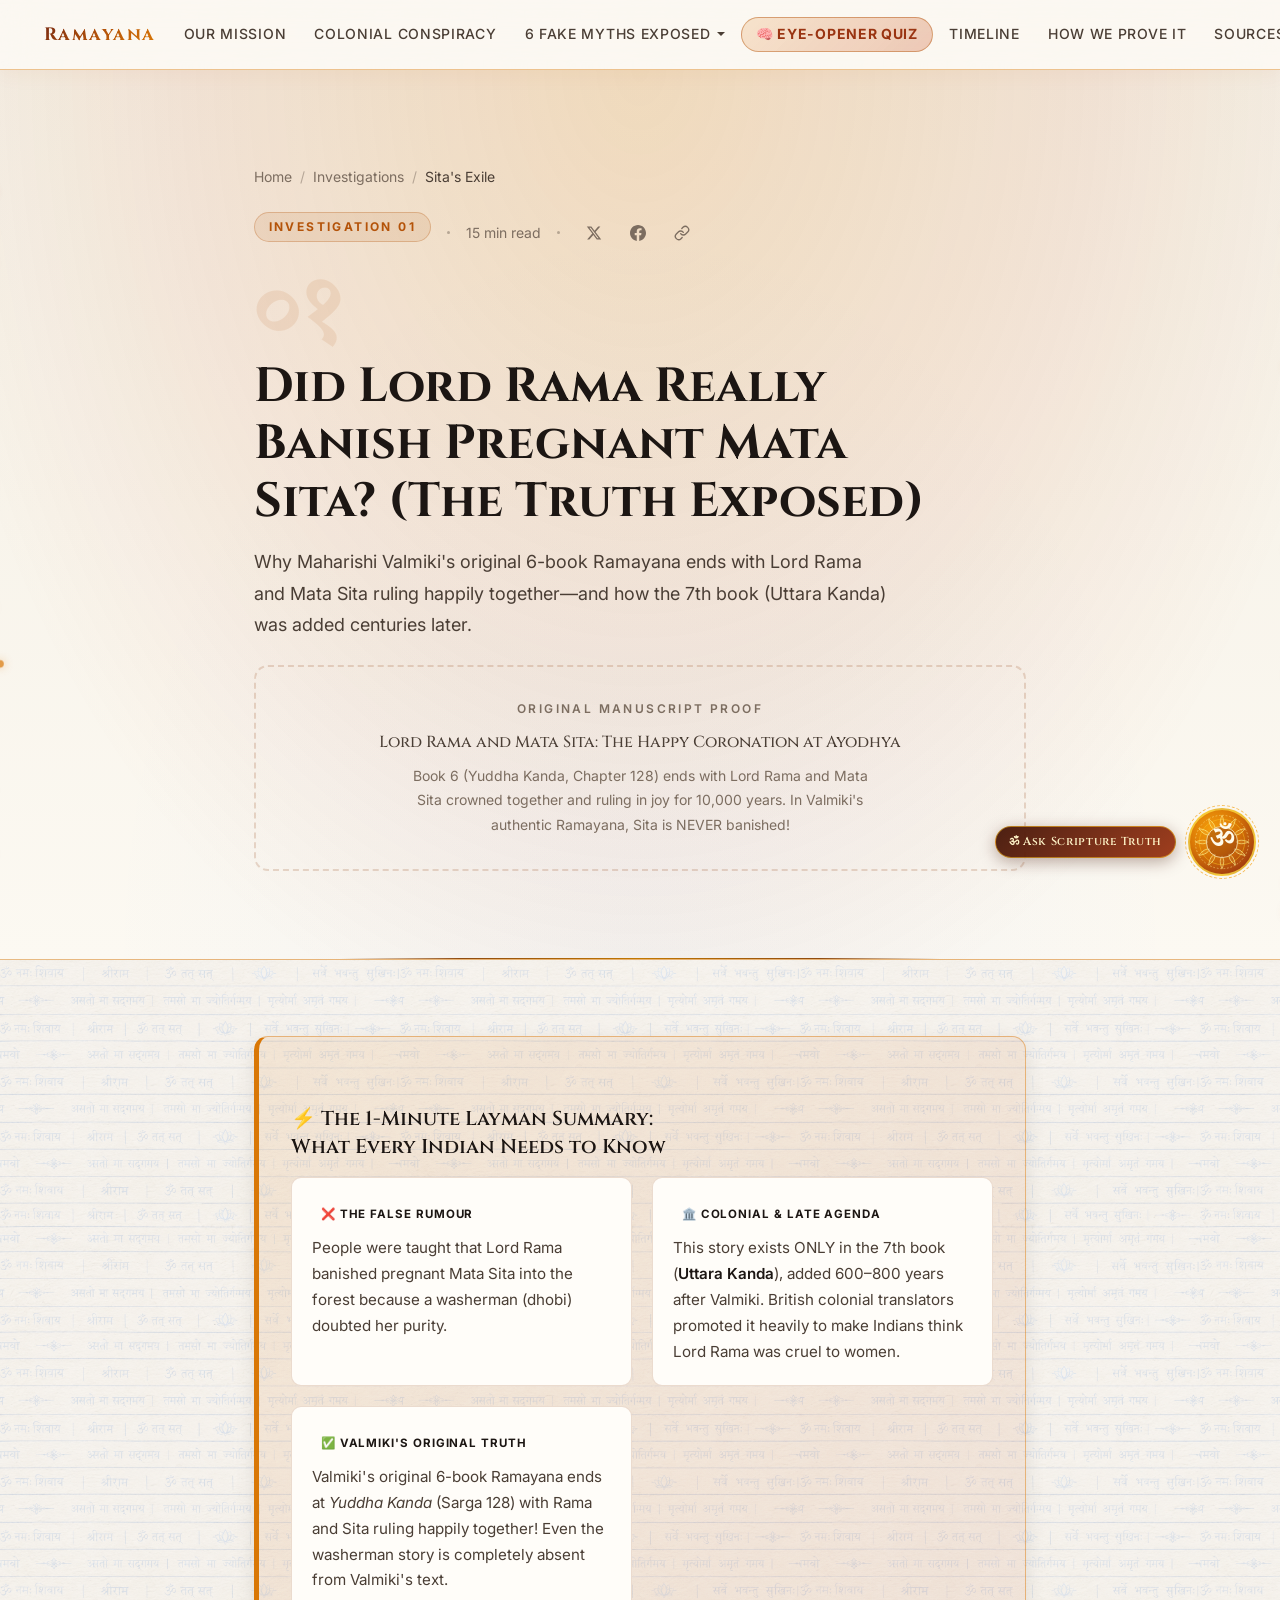
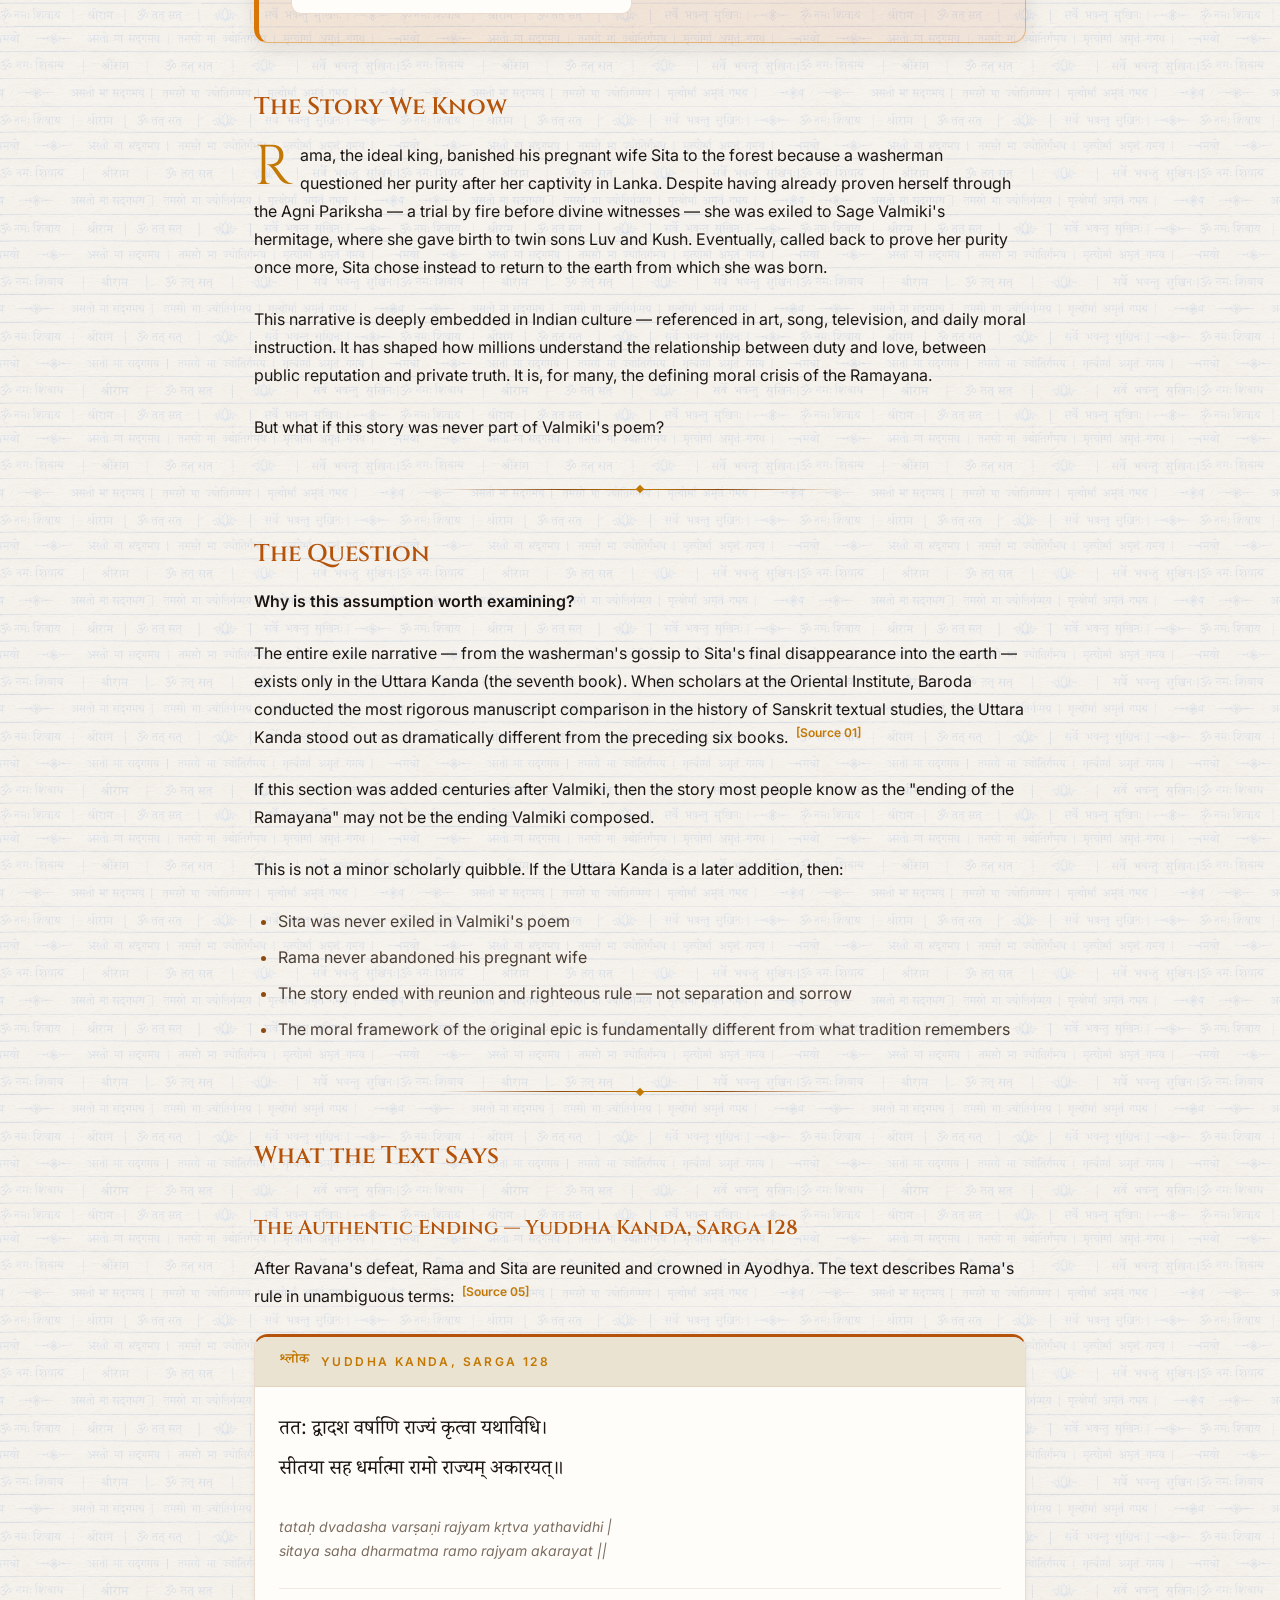
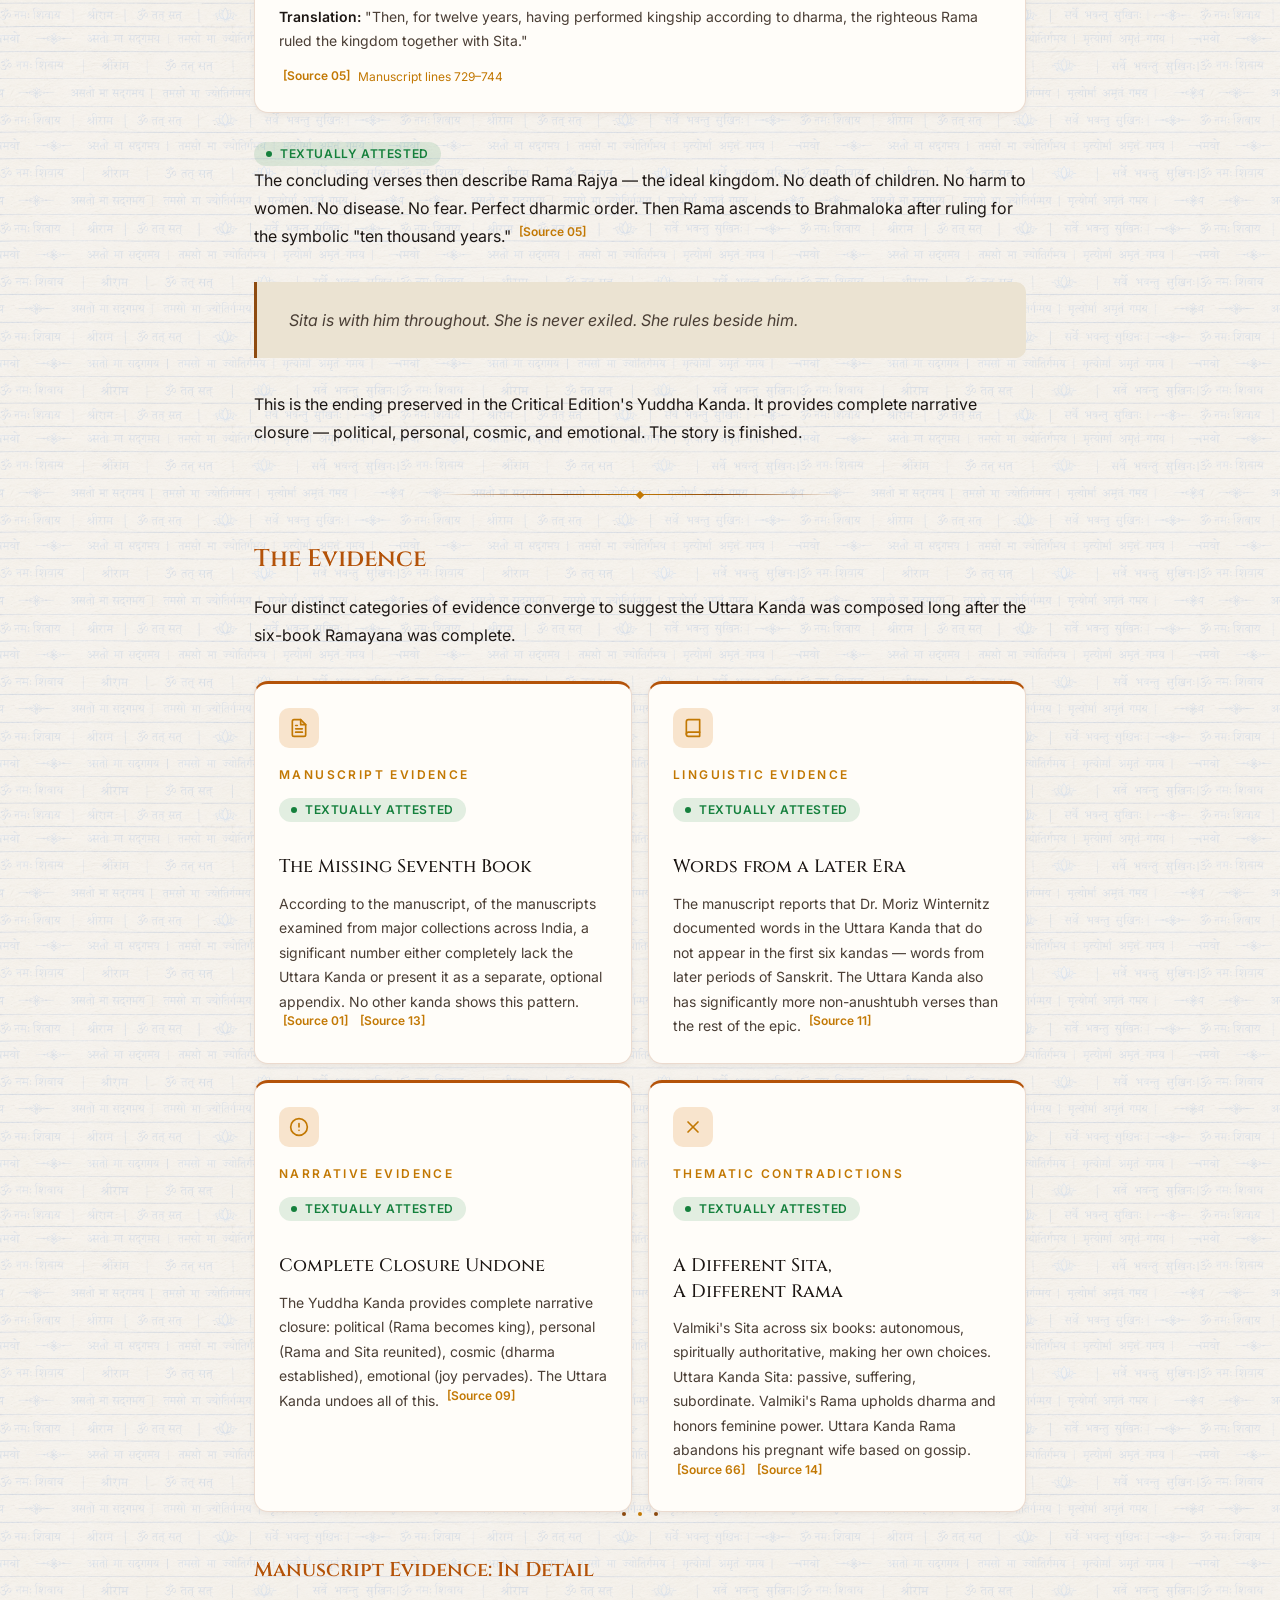
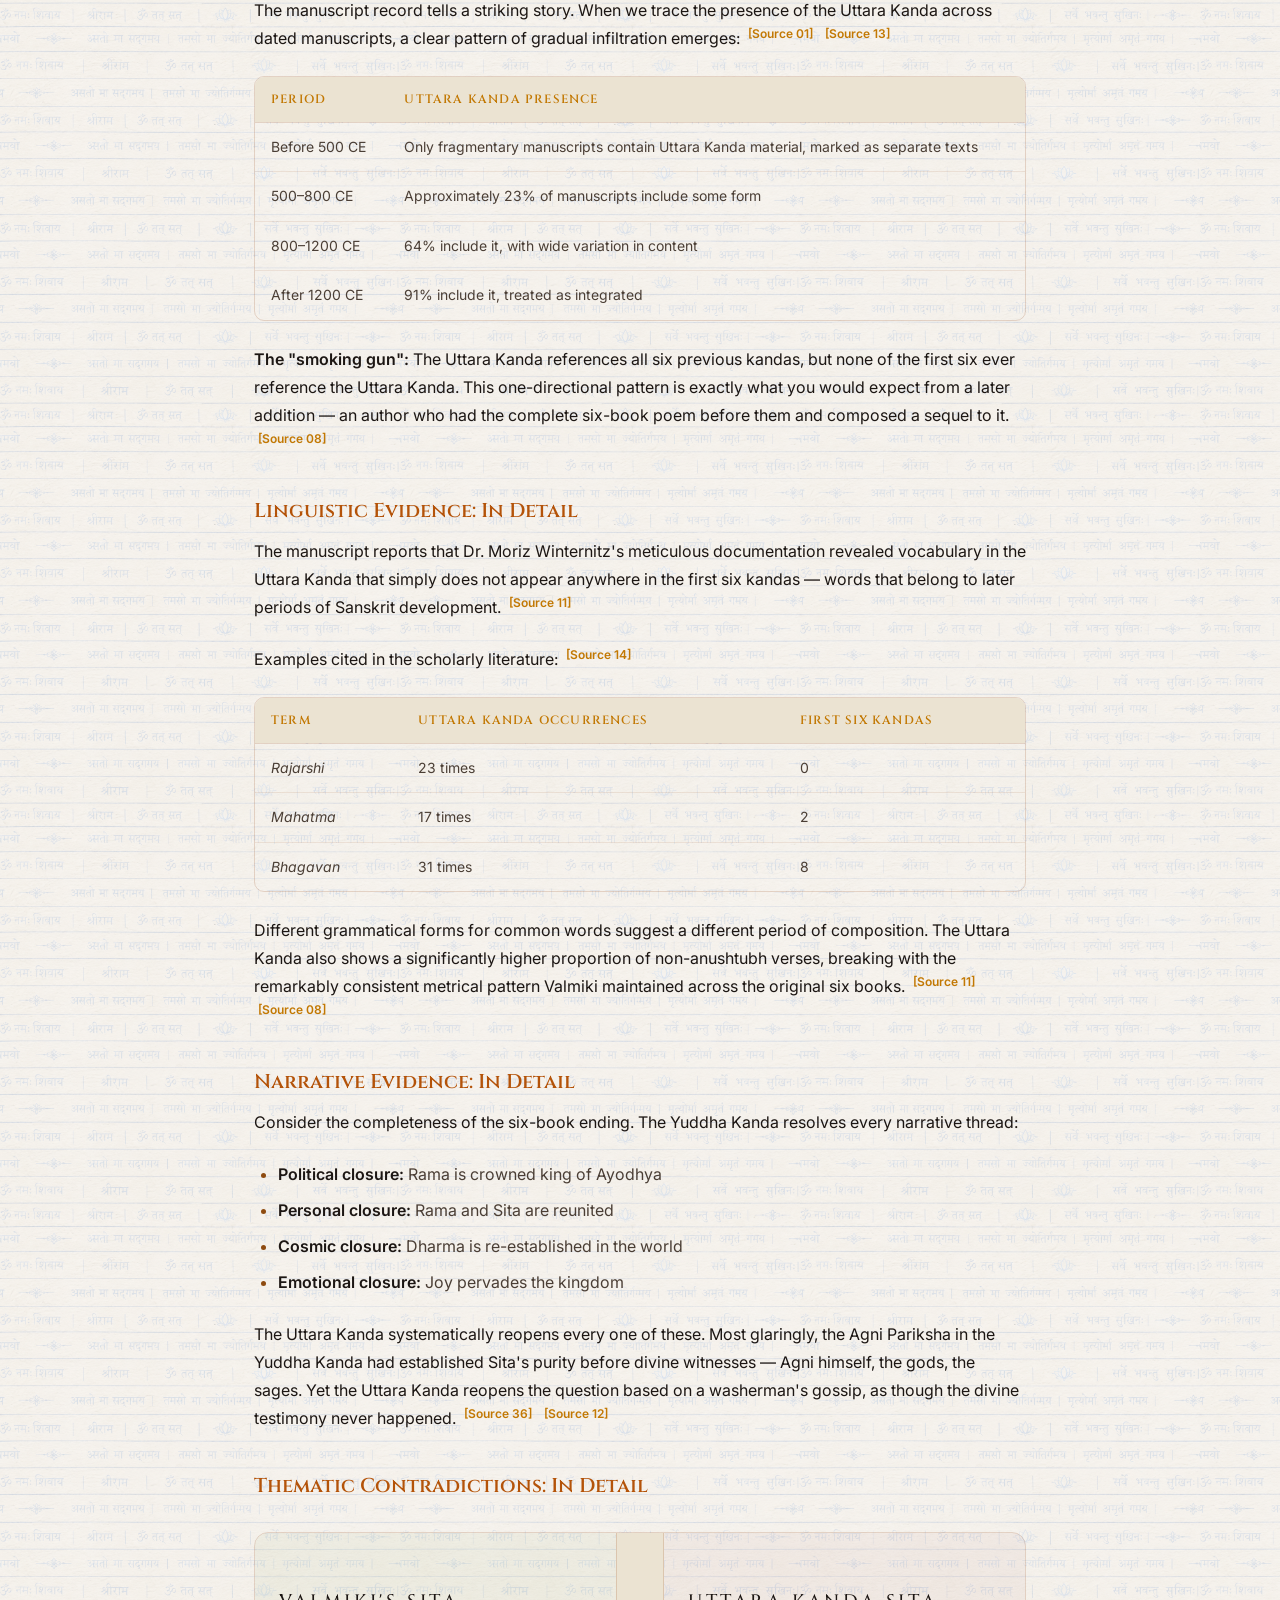
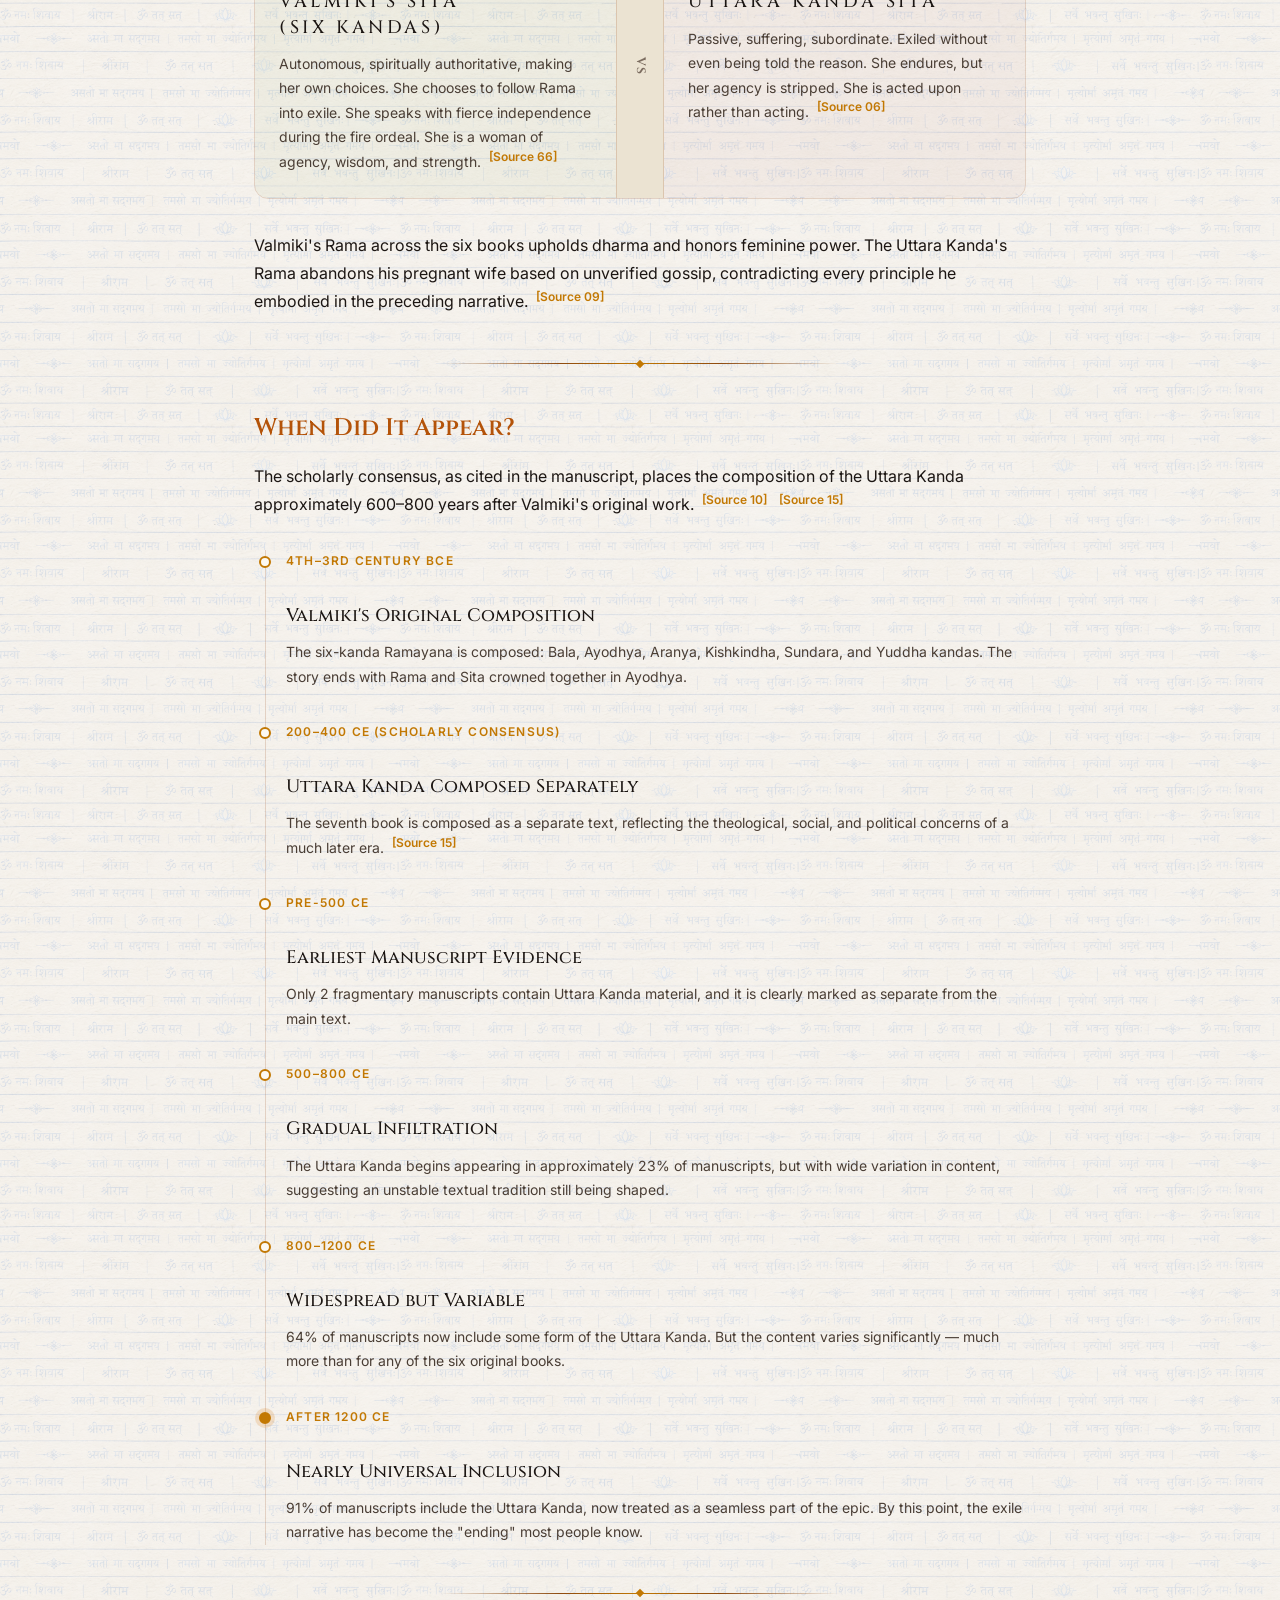
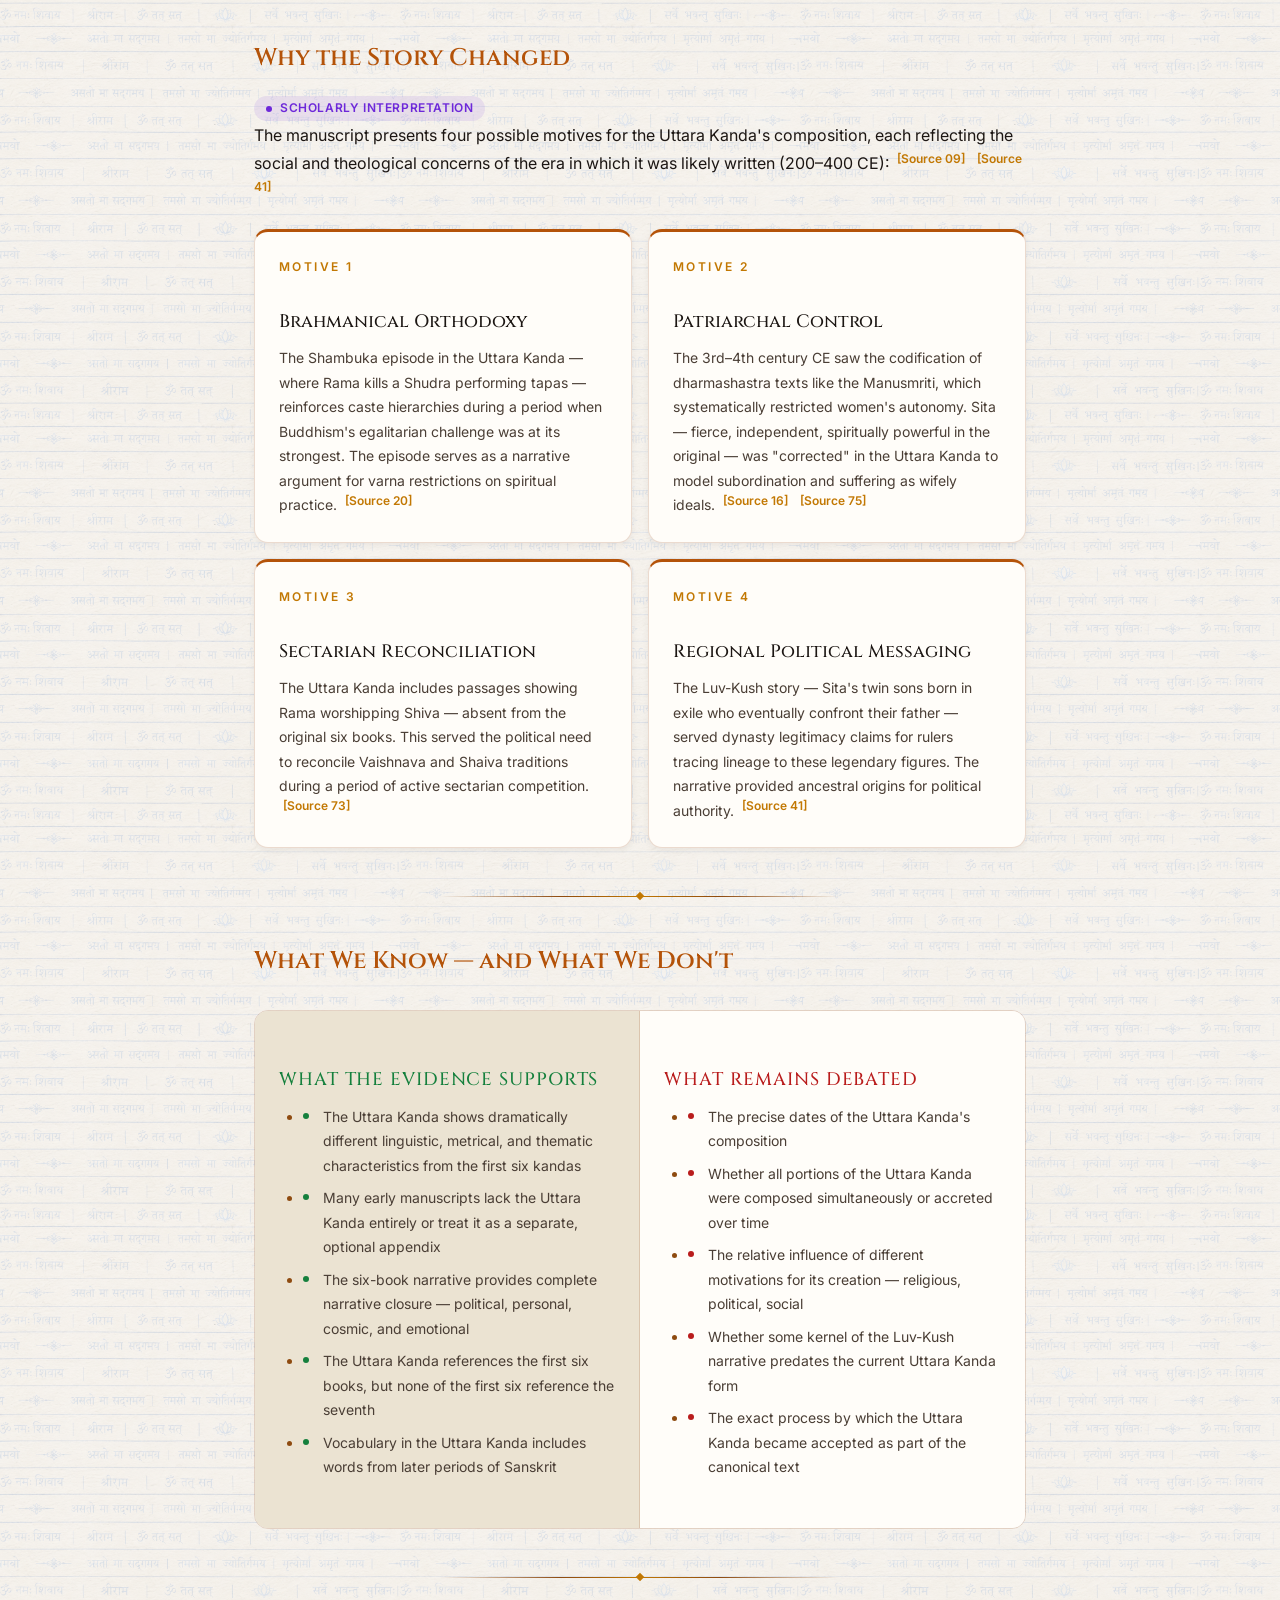
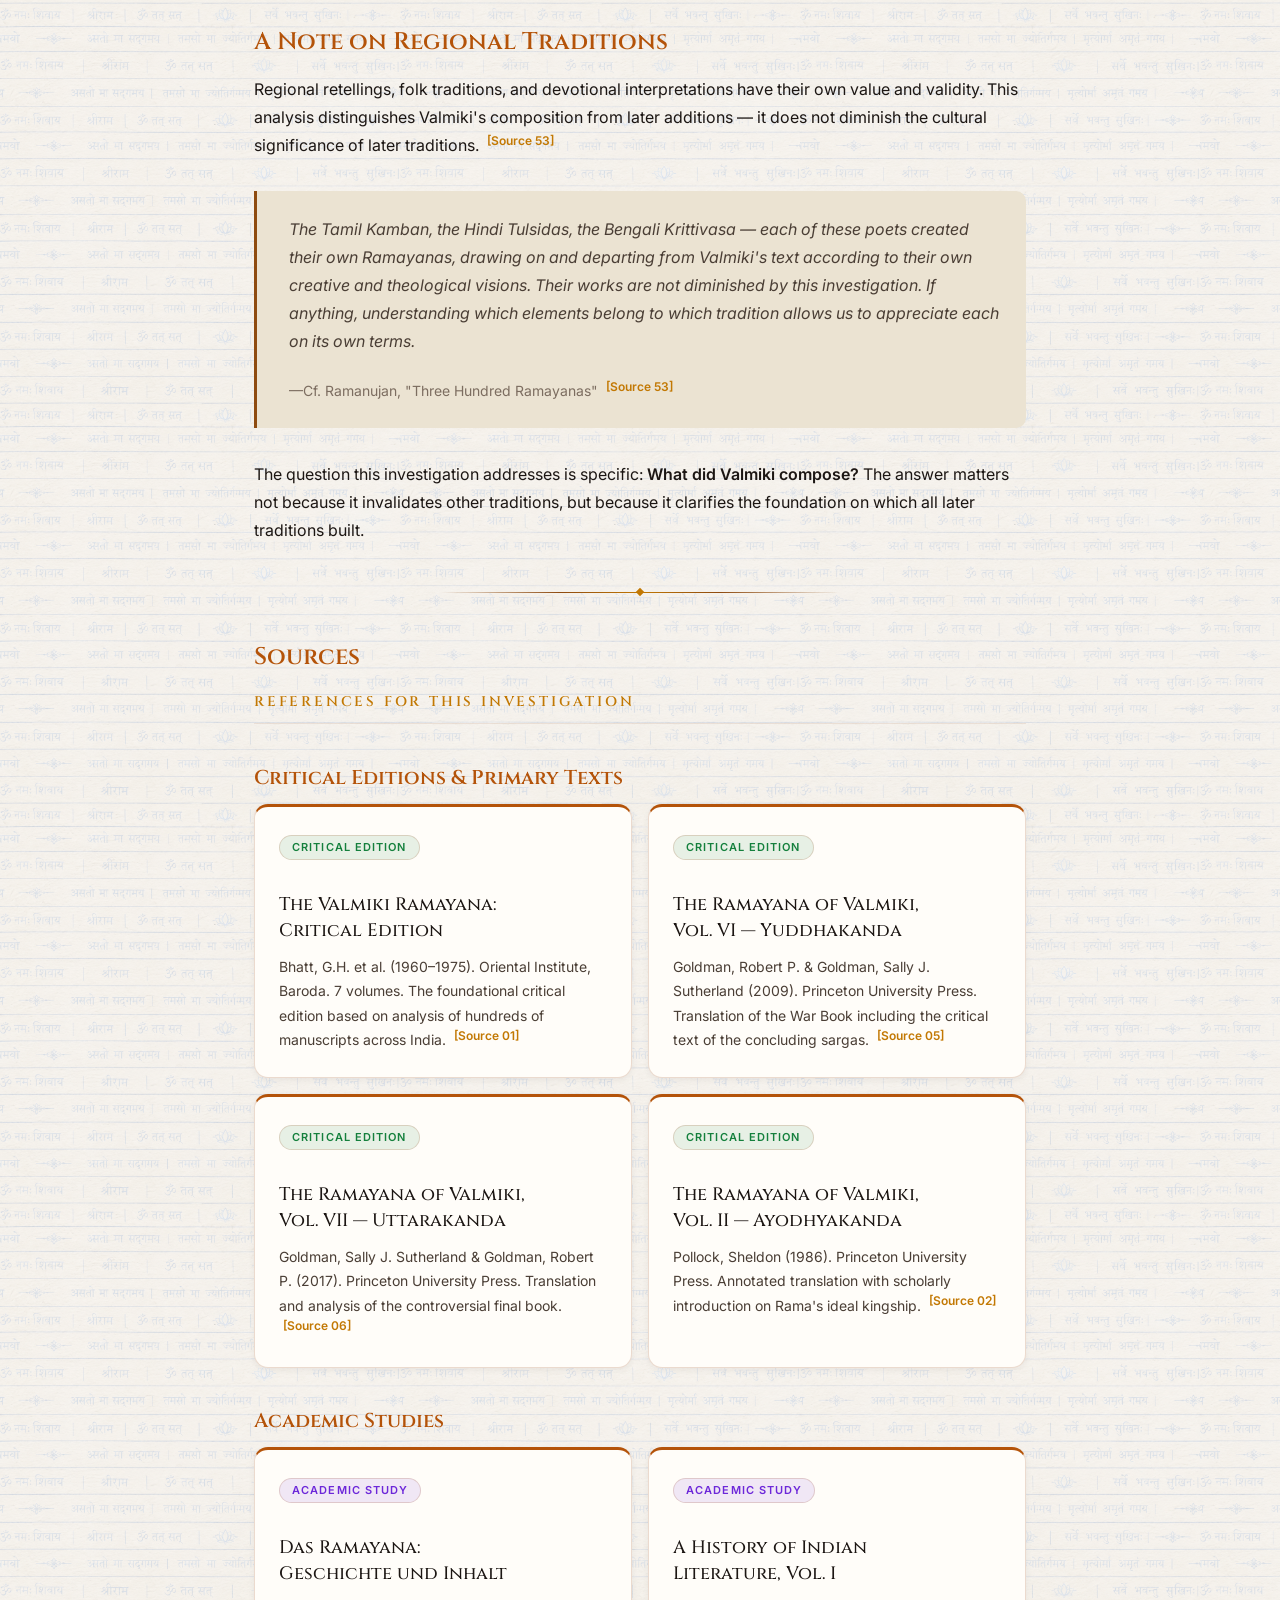
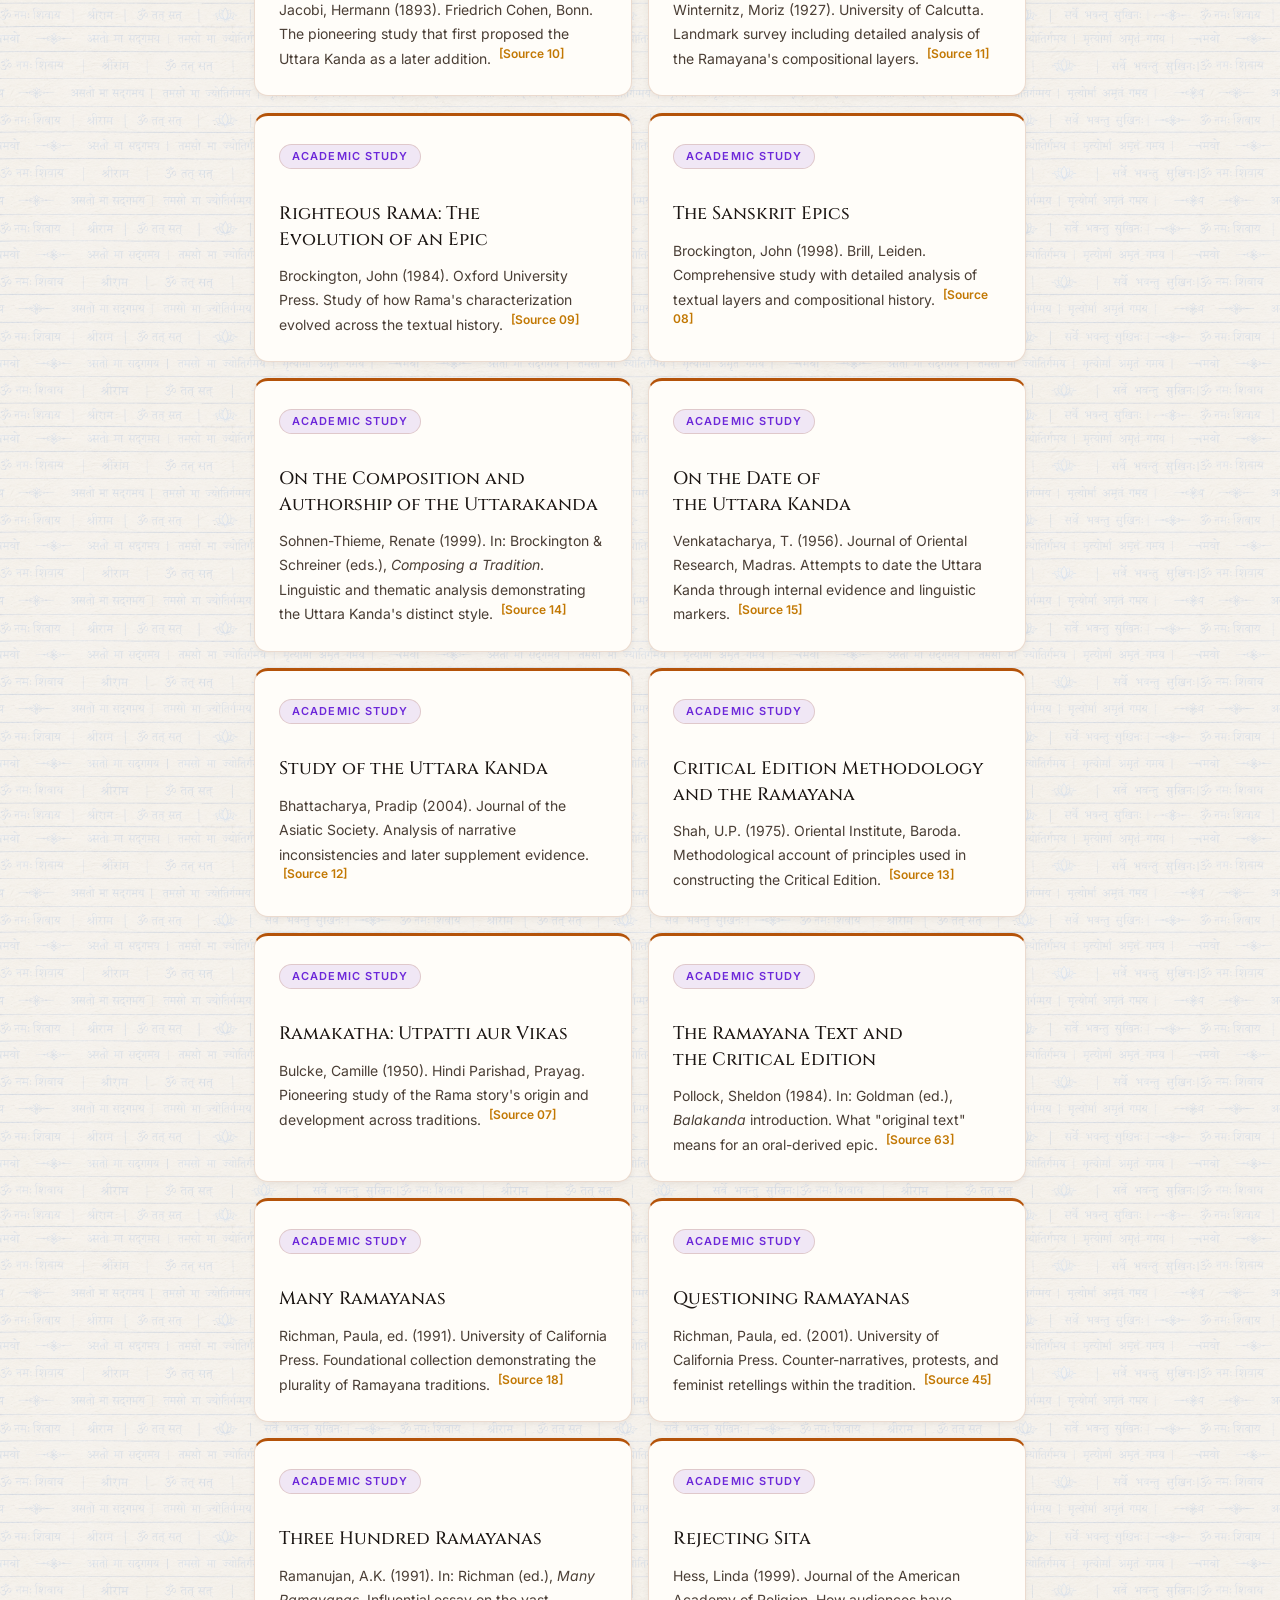
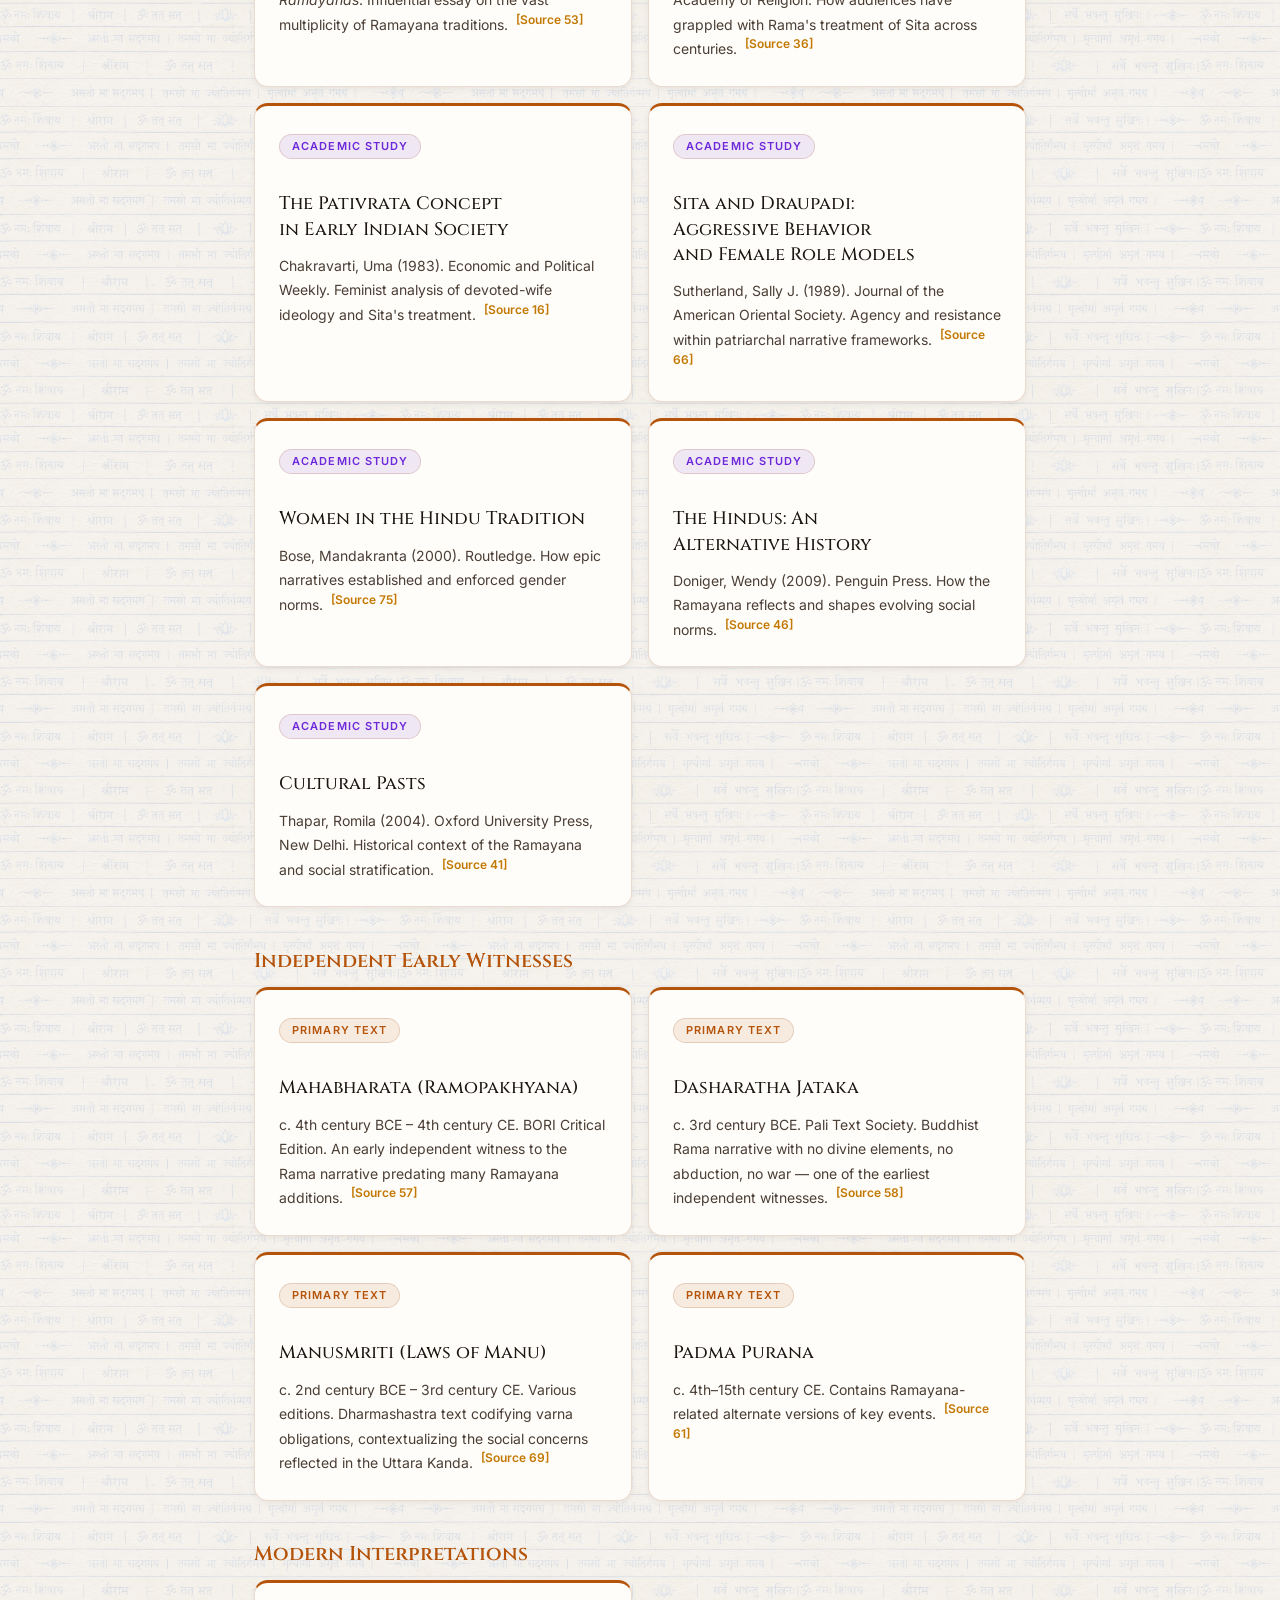
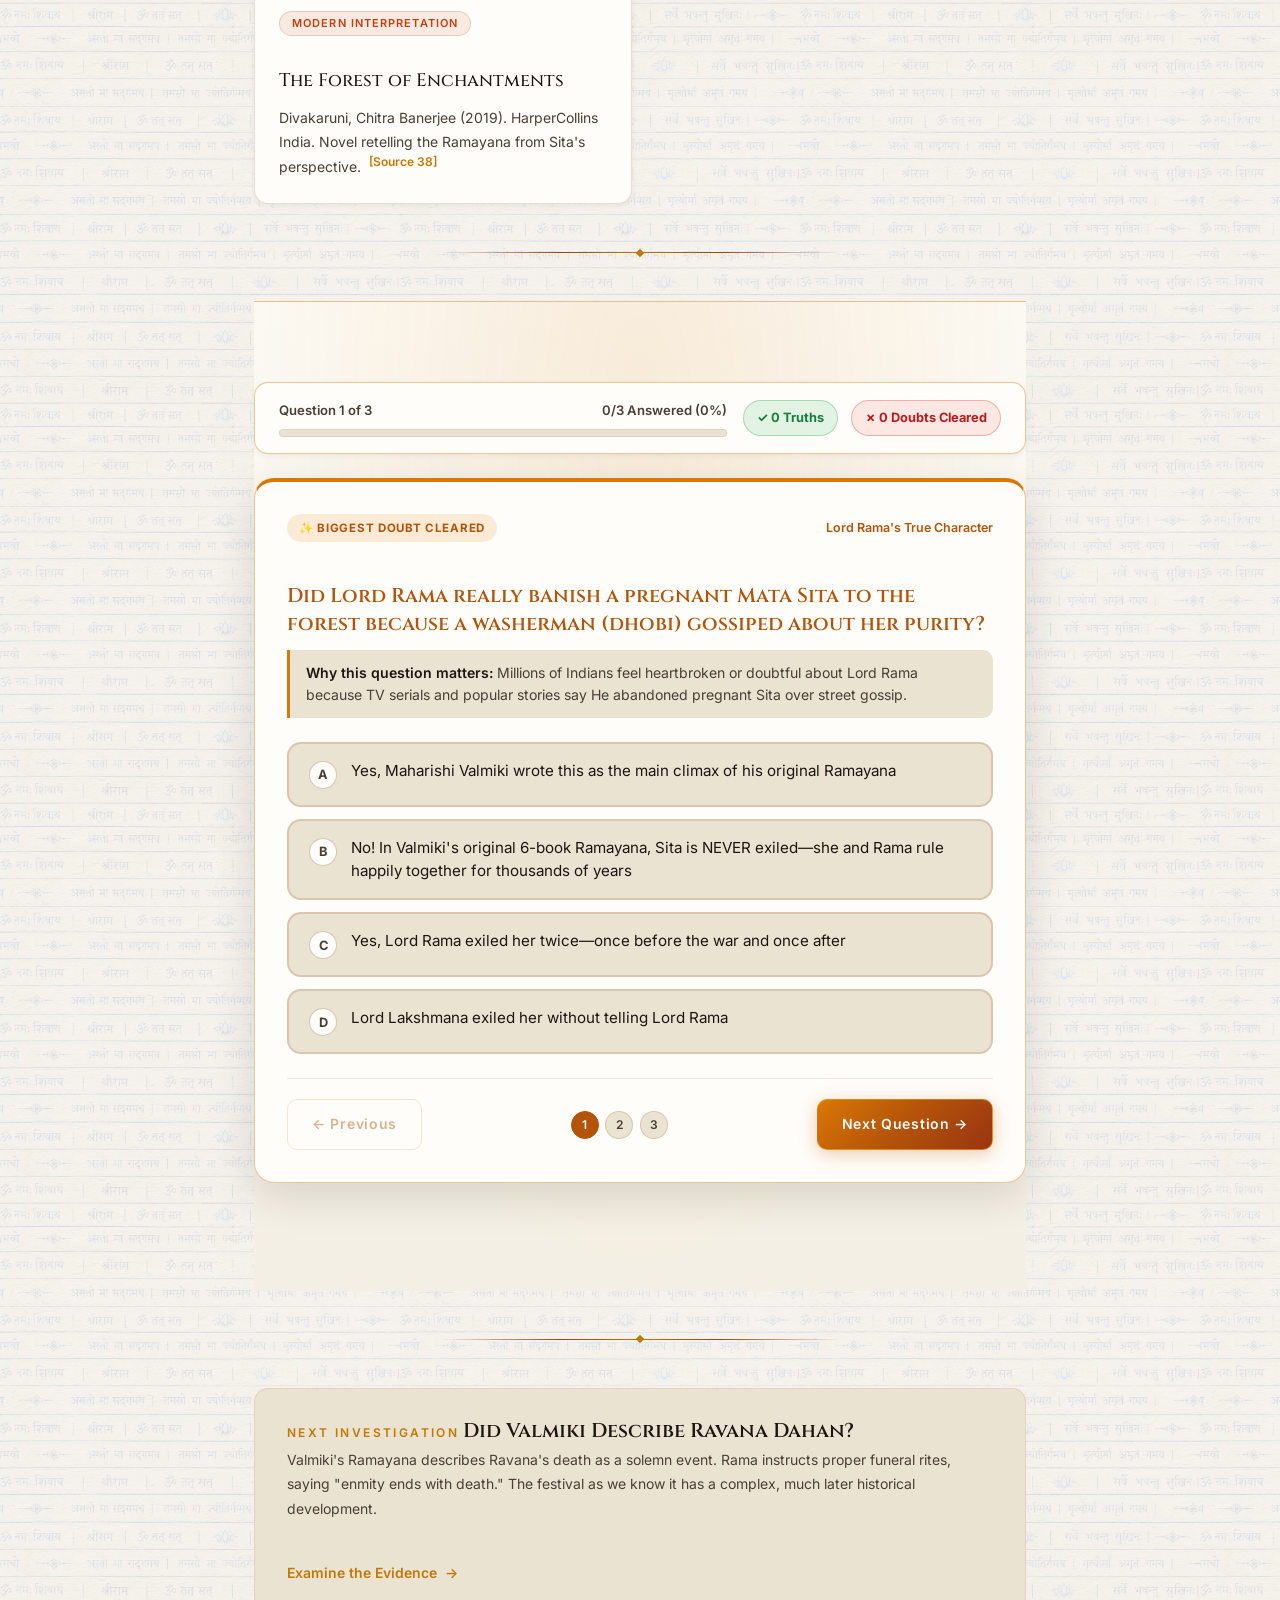
<file: facts/sita-exile.html>
<!DOCTYPE html>
<html lang="en">
<head>
    <meta charset="UTF-8">
    <meta name="viewport" content="width=device-width, initial-scale=1.0">
    <title>Sita's Exile: Did Valmiki's Ramayana End Before the Uttara Kanda? | Ramayana: Beyond What We Were Told</title>
    <meta name="description" content="The entire Sita exile narrative exists only in the Uttara Kanda. Manuscript evidence, linguistic analysis, and textual criticism reveal this section was likely added centuries after Valmiki's original composition.">
    <meta name="keywords" content="Sita exile, Uttara Kanda, Valmiki Ramayana, critical edition, manuscript evidence, Baroda, washerman, Agni Pariksha, Rama Rajya, textual criticism">
    <link rel="canonical" href="">
    <meta property="og:title" content="Did Valmiki's Story End Before Sita's Exile?">
    <meta property="og:description" content="The most consequential textual question in the Ramayana tradition. Examine the manuscript evidence.">
    <meta property="og:type" content="article">
    <meta name="twitter:card" content="summary_large_image">
    <meta name="twitter:title" content="Did Valmiki's Story End Before Sita's Exile?">
    <meta name="twitter:description" content="The most consequential textual question in the Ramayana tradition.">
    <meta property="og:image" content="../images/og-image.png">
    <meta name="twitter:image" content="../images/og-image.png">
    <link rel="icon" type="image/png" href="../images/favicon.png">
    <link rel="preconnect" href="https://fonts.googleapis.com">
    <link rel="preconnect" href="https://fonts.gstatic.com" crossorigin>
    <link href="https://fonts.googleapis.com/css2?family=Cinzel:wght@400;500;600;700&family=Inter:wght@300;400;500;600&family=Noto+Serif+Devanagari:wght@400;600&display=swap" rel="stylesheet">
    <link rel="stylesheet" href="../css/reset.css?v=4">
    <link rel="stylesheet" href="../css/variables.css?v=4">
    <link rel="stylesheet" href="../css/main.css?v=4">
    <link rel="stylesheet" href="../css/components.css?v=4">
    <link rel="stylesheet" href="../css/article.css?v=4">
    <link rel="stylesheet" href="../css/responsive.css?v=4">
    <link rel="stylesheet" href="../css/chatbot.css?v=4">
    <link rel="stylesheet" href="../css/animations-fx.css?v=4">
    <script type="application/ld+json">
    {
        "@context": "https://schema.org",
        "@type": "Article",
        "headline": "Did Valmiki's Story End Before Sita's Exile?",
        "description": "The most consequential textual question in the Ramayana tradition. An investigation into manuscript evidence, linguistic analysis, and textual criticism surrounding the Uttara Kanda.",
        "author": {
            "@type": "Organization",
            "name": "Ramayana: Beyond What We Were Told"
        },
        "publisher": {
            "@type": "Organization",
            "name": "Ramayana: Beyond What We Were Told"
        },
        "mainEntityOfPage": {
            "@type": "WebPage"
        },
        "articleSection": "Investigations",
        "keywords": ["Sita exile", "Uttara Kanda", "Valmiki Ramayana", "manuscript evidence", "critical edition"]
    }
    </script>
</head>
<body>
    <a href="#main-content" class="skip-to-content">Skip to main content</a>
    <div class="reading-progress" aria-hidden="true"></div>

    <header class="site-header" role="banner">
        <div class="header-container">
            <a href="../index.html" class="site-logo" aria-label="Home">
                <span class="logo-text">Ramayana</span>
            </a>
            <nav class="main-nav" role="navigation" aria-label="Main navigation">
                <ul class="nav-links">
                    <li><a href="../index.html" data-i18n="nav-discover">Our Mission</a></li>
                    <li><a href="../index.html#conspiracy">Colonial Conspiracy</a></li>
                    <li class="nav-dropdown">
                        <a href="#investigations" class="active" aria-haspopup="true" data-i18n="nav-investigations">6 Fake Myths Exposed</a>
                        <ul class="dropdown-menu">
                            <li><a href="sita-exile.html" class="active" data-i18n="nav-sita-exile">Sita's Exile Myth</a></li>
                            <li><a href="ravana-dahan.html" data-i18n="nav-ravana-dahan">Ravana Dahan &amp; Penance</a></li>
                            <li><a href="lakshmana-rekha.html" data-i18n="nav-lakshmana-rekha">Lakshmana Rekha</a></li>
                            <li><a href="agni-pariksha.html" data-i18n="nav-agni-pariksha">Agni Pariksha Truth</a></li>
                            <li><a href="shambuka.html" data-i18n="nav-shambuka">The Shambuka Story</a></li>
                            <li><a href="sita-earth.html" data-i18n="nav-sita-earth">Sita's Descent into Earth</a></li>
                        </ul>
                    </li>
                    <li><a href="../quiz.html" class="nav-quiz-highlight">🧠 Eye-Opener Quiz</a></li>
                    <li><a href="../timeline.html" data-i18n="nav-timeline">Timeline</a></li>
                    <li><a href="../methodology.html" data-i18n="nav-how-we-know">How We Prove It</a></li>
                    <li><a href="../sources.html" data-i18n="nav-sources">Sources</a></li>
                    <li><a href="../about.html" data-i18n="nav-about">About Mission</a></li>
                </ul>
            </nav>
            <div class="header-actions">
                <button class="lang-toggle" aria-label="हिन्दी में पढ़ें" title="हिन्दी में पढ़ें">
                    <span class="lang-label">हिं</span>
                </button>
                <button class="search-toggle" aria-label="Open search" title="Search (Ctrl+K)">
                    <svg width="20" height="20" viewBox="0 0 24 24" fill="none" stroke="currentColor" stroke-width="2" stroke-linecap="round" stroke-linejoin="round"><circle cx="11" cy="11" r="8"/><line x1="21" y1="21" x2="16.65" y2="16.65"/></svg>
                </button>
                <button class="theme-toggle" aria-label="Toggle reading mode" title="Toggle reading mode">
                    <svg class="icon-sun" width="20" height="20" viewBox="0 0 24 24" fill="none" stroke="currentColor" stroke-width="2"><circle cx="12" cy="12" r="5"/><line x1="12" y1="1" x2="12" y2="3"/><line x1="12" y1="21" x2="12" y2="23"/><line x1="4.22" y1="4.22" x2="5.64" y2="5.64"/><line x1="18.36" y1="18.36" x2="19.78" y2="19.78"/><line x1="1" y1="12" x2="3" y2="12"/><line x1="21" y1="12" x2="23" y2="12"/><line x1="4.22" y1="19.78" x2="5.64" y2="18.36"/><line x1="18.36" y1="5.64" x2="19.78" y2="4.22"/></svg>
                    <svg class="icon-moon" width="20" height="20" viewBox="0 0 24 24" fill="none" stroke="currentColor" stroke-width="2"><path d="M21 12.79A9 9 0 1 1 11.21 3 7 7 0 0 0 21 12.79z"/></svg>
                </button>
                <button class="mobile-menu-toggle" aria-label="Open menu" aria-expanded="false">
                    <span class="hamburger-line"></span>
                    <span class="hamburger-line"></span>
                    <span class="hamburger-line"></span>
                </button>
            </div>
        </div>
    </header>

    <main id="main-content">

        <!-- ARTICLE HERO -->
        <section class="article-hero" aria-label="Article introduction">
            <div class="article-hero-content">

                <!-- Breadcrumbs -->
                <nav class="breadcrumbs" aria-label="Breadcrumb">
                    <a href="../index.html" data-i18n="breadcrumb-home">Home</a>
                    <span class="separator" aria-hidden="true">/</span>
                    <a href="../index.html#investigations" data-i18n="breadcrumb-investigations">Investigations</a>
                    <span class="separator" aria-hidden="true">/</span>
                    <span class="current" aria-current="page" data-i18n="sita-exile-breadcrumb">Sita's Exile</span>
                </nav>

                <!-- Article Meta -->
                <div class="article-meta">
                    <span class="card-label" data-i18n="sita-exile-label">Investigation 01</span>
                    <div class="divider" aria-hidden="true"></div>
                    <span class="reading-time">
                        <svg width="14" height="14" viewBox="0 0 24 24" fill="none" stroke="currentColor" stroke-width="2" stroke-linecap="round" stroke-linejoin="round"><circle cx="12" cy="12" r="10"/><polyline points="12 6 12 12 16 14"/></svg>
                        <span data-i18n="sita-exile-reading-time">22 min read</span>
                    </span>
                    <div class="divider" aria-hidden="true"></div>
                    <div class="share-buttons">
                        <button class="share-btn" aria-label="Share on Twitter" title="Share on Twitter" onclick="window.open('https://twitter.com/intent/tweet?text=' + encodeURIComponent(document.title) + '&url=' + encodeURIComponent(window.location.href), '_blank')">
                            <svg viewBox="0 0 24 24" fill="currentColor"><path d="M18.244 2.25h3.308l-7.227 8.26 8.502 11.24H16.17l-5.214-6.817L4.99 21.75H1.68l7.73-8.835L1.254 2.25H8.08l4.713 6.231zm-1.161 17.52h1.833L7.084 4.126H5.117z"/></svg>
                        </button>
                        <button class="share-btn" aria-label="Share on Facebook" title="Share on Facebook" onclick="window.open('https://www.facebook.com/sharer/sharer.php?u=' + encodeURIComponent(window.location.href), '_blank')">
                            <svg viewBox="0 0 24 24" fill="currentColor"><path d="M24 12.073c0-6.627-5.373-12-12-12s-12 5.373-12 12c0 5.99 4.388 10.954 10.125 11.854v-8.385H7.078v-3.47h3.047V9.43c0-3.007 1.792-4.669 4.533-4.669 1.312 0 2.686.235 2.686.235v2.953H15.83c-1.491 0-1.956.925-1.956 1.874v2.25h3.328l-.532 3.47h-2.796v8.385C19.612 23.027 24 18.062 24 12.073z"/></svg>
                        </button>
                        <button class="share-btn" aria-label="Copy link" title="Copy link" onclick="navigator.clipboard.writeText(window.location.href).then(() => this.setAttribute('title', 'Copied!'))">
                            <svg viewBox="0 0 24 24" fill="none" stroke="currentColor" stroke-width="2" stroke-linecap="round" stroke-linejoin="round"><path d="M10 13a5 5 0 0 0 7.54.54l3-3a5 5 0 0 0-7.07-7.07l-1.72 1.71"/><path d="M14 11a5 5 0 0 0-7.54-.54l-3 3a5 5 0 0 0 7.07 7.07l1.71-1.71"/></svg>
                        </button>
                    </div>
                </div>

                <!-- Investigation Number (Decorative) -->
                <div class="card-number" aria-hidden="true" style="position:relative; top:0; right:0; font-size:6rem; margin-bottom:-1rem; opacity:0.1;">&#x0966;&#x0967;</div>

                <!-- Title -->
                <h1 data-i18n="sita-exile-title">Did Lord Rama Really Banish Pregnant Mata Sita? (The Truth Exposed)</h1>
                <p class="lead" data-i18n="sita-exile-lead">Why Maharishi Valmiki's original 6-book Ramayana ends with Lord Rama and Mata Sita ruling happily together—and how the 7th book (Uttara Kanda) was added centuries later.</p>

                <!-- Image Placeholder -->
                <div class="editorial-image-placeholder" role="img" aria-label="Illustration placeholder: Rama and Sita coronation scene">
                    <p class="placeholder-label" data-i18n="sita-exile-img-label">Original Manuscript Proof</p>
                    <p class="placeholder-title" data-i18n="sita-exile-img-title">Lord Rama and Mata Sita: The Happy Coronation at Ayodhya</p>
                    <p class="placeholder-description" data-i18n="sita-exile-img-desc">Book 6 (Yuddha Kanda, Chapter 128) ends with Lord Rama and Mata Sita crowned together and ruling in joy for 10,000 years. In Valmiki's authentic Ramayana, Sita is NEVER banished!</p>
                </div>

            </div>
        </section>

        <!-- ARTICLE BODY -->
        <article class="article-body" aria-label="Investigation content">

            <!-- SIMPLE LAYMAN SUMMARY BANNER -->
            <div class="mission-truth-banner fade-in">
                <h3>⚡ The 1-Minute Layman Summary: What Every Indian Needs to Know</h3>
                <div class="truth-columns">
                    <div class="truth-col">
                        <span class="truth-col-label">❌ The False Rumour</span>
                        <p>People were taught that Lord Rama banished pregnant Mata Sita into the forest because a washerman (dhobi) doubted her purity.</p>
                    </div>
                    <div class="truth-col">
                        <span class="truth-col-label">🏛️ Colonial &amp; Late Agenda</span>
                        <p>This story exists ONLY in the 7th book (<strong>Uttara Kanda</strong>), added 600–800 years after Valmiki. British colonial translators promoted it heavily to make Indians think Lord Rama was cruel to women.</p>
                    </div>
                    <div class="truth-col">
                        <span class="truth-col-label">✅ Valmiki's Original Truth</span>
                        <p>Valmiki's original 6-book Ramayana ends at <em>Yuddha Kanda</em> (Sarga 128) with Rama and Sita ruling happily together! Even the washerman story is completely absent from Valmiki's text.</p>
                    </div>
                </div>
            </div>

            <!-- ============================================================
                 SECTION 1: THE STORY WE KNOW
                 ============================================================ -->
            <section aria-labelledby="story-we-know">
                <h2 id="story-we-know" data-i18n="sita-exile-h2-story">The Story We Know</h2>

                <p class="drop-cap" data-i18n="sita-exile-story-p1">Rama, the ideal king, banished his pregnant wife Sita to the forest because a washerman questioned her purity after her captivity in Lanka. Despite having already proven herself through the Agni Pariksha &mdash; a trial by fire before divine witnesses &mdash; she was exiled to Sage Valmiki's hermitage, where she gave birth to twin sons Luv and Kush. Eventually, called back to prove her purity once more, Sita chose instead to return to the earth from which she was born.</p>

                <p data-i18n="sita-exile-story-p2">This narrative is deeply embedded in Indian culture &mdash; referenced in art, song, television, and daily moral instruction. It has shaped how millions understand the relationship between duty and love, between public reputation and private truth. It is, for many, the defining moral crisis of the Ramayana.</p>

                <p data-i18n="sita-exile-story-p3">But what if this story was never part of Valmiki's poem?</p>
            </section>

            <div class="section-divider" aria-hidden="true"></div>

            <!-- ============================================================
                 SECTION 2: THE QUESTION
                 ============================================================ -->
            <section aria-labelledby="the-question">
                <h2 id="the-question" data-i18n="sita-exile-h2-question">The Question</h2>

                <p data-i18n="sita-exile-question-p1"><strong>Why is this assumption worth examining?</strong></p>

                <p data-i18n="sita-exile-question-p2">The entire exile narrative &mdash; from the washerman's gossip to Sita's final disappearance into the earth &mdash; exists only in the Uttara Kanda (the seventh book). When scholars at the Oriental Institute, Baroda conducted the most rigorous manuscript comparison in the history of Sanskrit textual studies, the Uttara Kanda stood out as dramatically different from the preceding six books. <span class="source-marker" data-source="SRC001" role="button" tabindex="0" aria-label="View source: Bhatt et al., Critical Edition">Source 01</span></p>

                <p data-i18n="sita-exile-question-p3">If this section was added centuries after Valmiki, then the story most people know as the "ending of the Ramayana" may not be the ending Valmiki composed.</p>

                <p data-i18n="sita-exile-question-p4">This is not a minor scholarly quibble. If the Uttara Kanda is a later addition, then:</p>
                <ul>
                    <li data-i18n="sita-exile-question-li1">Sita was never exiled in Valmiki's poem</li>
                    <li data-i18n="sita-exile-question-li2">Rama never abandoned his pregnant wife</li>
                    <li data-i18n="sita-exile-question-li3">The story ended with reunion and righteous rule &mdash; not separation and sorrow</li>
                    <li data-i18n="sita-exile-question-li4">The moral framework of the original epic is fundamentally different from what tradition remembers</li>
                </ul>
            </section>

            <div class="section-divider" aria-hidden="true"></div>

            <!-- ============================================================
                 SECTION 3: WHAT THE TEXT SAYS
                 ============================================================ -->
            <section aria-labelledby="what-text-says">
                <h2 id="what-text-says" data-i18n="sita-exile-h2-text">What the Text Says</h2>

                <h3 data-i18n="sita-exile-h3-authentic">The Authentic Ending &mdash; Yuddha Kanda, Sarga 128</h3>

                <p data-i18n="sita-exile-authentic-p1">After Ravana's defeat, Rama and Sita are reunited and crowned in Ayodhya. The text describes Rama's rule in unambiguous terms: <span class="source-marker" data-source="SRC005" role="button" tabindex="0" aria-label="View source: Goldman, Yuddhakanda translation">Source 05</span></p>

                <!-- Sanskrit Verse Card -->
                <div class="sanskrit-verse-card">
                    <div class="sanskrit-verse-header">
                        <span class="devanagari-label">श्लोक</span>
                        <span>Yuddha Kanda, Sarga 128</span>
                    </div>
                    <div class="sanskrit-verse-body">
                        <p class="sanskrit-text">तत: द्वादश वर्षाणि राज्यं कृत्वा यथाविधि।<br>सीतया सह धर्मात्मा रामो राज्यम् अकारयत्॥</p>
                        <p class="verse-transliteration">tata&#7717; dvadasha var&#7779;a&#7751;i rajyam k&#7771;tva yathavidhi |<br>sitaya saha dharmatma ramo rajyam akarayat ||</p>
                        <div class="verse-translation" data-i18n="sita-exile-verse-translation">
                            <strong>Translation:</strong> "Then, for twelve years, having performed kingship according to dharma, the righteous Rama ruled the kingdom together with Sita."
                        </div>
                        <span class="verse-source-link">
                            <span class="source-marker" data-source="SRC005" role="button" tabindex="0" aria-label="View source: Goldman, Yuddhakanda">Source 05</span>
                            Manuscript lines 729&ndash;744
                        </span>
                    </div>
                </div>

                <span class="confidence-badge confidence-badge--attested" data-i18n="badge-attested">Textually Attested</span>

                <p data-i18n="sita-exile-authentic-p2">The concluding verses then describe Rama Rajya &mdash; the ideal kingdom. No death of children. No harm to women. No disease. No fear. Perfect dharmic order. Then Rama ascends to Brahmaloka after ruling for the symbolic "ten thousand years." <span class="source-marker" data-source="SRC005" role="button" tabindex="0" aria-label="View source: Goldman, Yuddhakanda">Source 05</span></p>

                <blockquote>
                    <p data-i18n="sita-exile-authentic-blockquote">Sita is with him throughout. She is never exiled. She rules beside him.</p>
                </blockquote>

                <p data-i18n="sita-exile-authentic-p3">This is the ending preserved in the Critical Edition's Yuddha Kanda. It provides complete narrative closure &mdash; political, personal, cosmic, and emotional. The story is finished.</p>
            </section>

            <div class="section-divider" aria-hidden="true"></div>

            <!-- ============================================================
                 SECTION 4: THE EVIDENCE
                 ============================================================ -->
            <section aria-labelledby="the-evidence">
                <h2 id="the-evidence" data-i18n="sita-exile-h2-evidence">The Evidence</h2>

                <p data-i18n="sita-exile-evidence-intro">Four distinct categories of evidence converge to suggest the Uttara Kanda was composed long after the six-book Ramayana was complete.</p>

                <div class="evidence-grid" style="margin-top: var(--space-8);">

                    <!-- Evidence Card 1: Manuscript Evidence -->
                    <div class="evidence-card">
                        <div class="evidence-card-icon">
                            <svg viewBox="0 0 24 24" fill="none" stroke="currentColor" stroke-width="2" stroke-linecap="round" stroke-linejoin="round"><path d="M14 2H6a2 2 0 0 0-2 2v16a2 2 0 0 0 2 2h12a2 2 0 0 0 2-2V8z"/><polyline points="14 2 14 8 20 8"/><line x1="16" y1="13" x2="8" y2="13"/><line x1="16" y1="17" x2="8" y2="17"/><polyline points="10 9 9 9 8 9"/></svg>
                        </div>
                        <div class="evidence-card-type" data-i18n="sita-exile-ev1-type">Manuscript Evidence</div>
                        <span class="confidence-badge confidence-badge--attested" data-i18n="badge-attested">Textually Attested</span>
                        <h4 data-i18n="sita-exile-ev1-title">The Missing Seventh Book</h4>
                        <p data-i18n="sita-exile-ev1-text">According to the manuscript, of the manuscripts examined from major collections across India, a significant number either completely lack the Uttara Kanda or present it as a separate, optional appendix. No other kanda shows this pattern. <span class="source-marker" data-source="SRC001" role="button" tabindex="0" aria-label="View source: Bhatt et al.">Source 01</span> <span class="source-marker" data-source="SRC013" role="button" tabindex="0" aria-label="View source: Shah, Critical Edition methodology">Source 13</span></p>
                    </div>

                    <!-- Evidence Card 2: Linguistic Evidence -->
                    <div class="evidence-card">
                        <div class="evidence-card-icon">
                            <svg viewBox="0 0 24 24" fill="none" stroke="currentColor" stroke-width="2" stroke-linecap="round" stroke-linejoin="round"><path d="M4 19.5A2.5 2.5 0 0 1 6.5 17H20"/><path d="M6.5 2H20v20H6.5A2.5 2.5 0 0 1 4 19.5v-15A2.5 2.5 0 0 1 6.5 2z"/></svg>
                        </div>
                        <div class="evidence-card-type" data-i18n="sita-exile-ev2-type">Linguistic Evidence</div>
                        <span class="confidence-badge confidence-badge--attested" data-i18n="badge-attested">Textually Attested</span>
                        <h4 data-i18n="sita-exile-ev2-title">Words from a Later Era</h4>
                        <p data-i18n="sita-exile-ev2-text">The manuscript reports that Dr. Moriz Winternitz documented words in the Uttara Kanda that do not appear in the first six kandas &mdash; words from later periods of Sanskrit. The Uttara Kanda also has significantly more non-anushtubh verses than the rest of the epic. <span class="source-marker" data-source="SRC011" role="button" tabindex="0" aria-label="View source: Winternitz">Source 11</span></p>
                    </div>

                    <!-- Evidence Card 3: Narrative Evidence -->
                    <div class="evidence-card">
                        <div class="evidence-card-icon">
                            <svg viewBox="0 0 24 24" fill="none" stroke="currentColor" stroke-width="2" stroke-linecap="round" stroke-linejoin="round"><circle cx="12" cy="12" r="10"/><line x1="12" y1="8" x2="12" y2="12"/><line x1="12" y1="16" x2="12.01" y2="16"/></svg>
                        </div>
                        <div class="evidence-card-type" data-i18n="sita-exile-ev3-type">Narrative Evidence</div>
                        <span class="confidence-badge confidence-badge--attested" data-i18n="badge-attested">Textually Attested</span>
                        <h4 data-i18n="sita-exile-ev3-title">Complete Closure Undone</h4>
                        <p data-i18n="sita-exile-ev3-text">The Yuddha Kanda provides complete narrative closure: political (Rama becomes king), personal (Rama and Sita reunited), cosmic (dharma established), emotional (joy pervades). The Uttara Kanda undoes all of this. <span class="source-marker" data-source="SRC009" role="button" tabindex="0" aria-label="View source: Brockington, Righteous Rama">Source 09</span></p>
                    </div>

                    <!-- Evidence Card 4: Thematic Contradictions -->
                    <div class="evidence-card">
                        <div class="evidence-card-icon">
                            <svg viewBox="0 0 24 24" fill="none" stroke="currentColor" stroke-width="2" stroke-linecap="round" stroke-linejoin="round"><line x1="18" y1="6" x2="6" y2="18"/><line x1="6" y1="6" x2="18" y2="18"/></svg>
                        </div>
                        <div class="evidence-card-type" data-i18n="sita-exile-ev4-type">Thematic Contradictions</div>
                        <span class="confidence-badge confidence-badge--attested" data-i18n="badge-attested">Textually Attested</span>
                        <h4 data-i18n="sita-exile-ev4-title">A Different Sita, A Different Rama</h4>
                        <p data-i18n="sita-exile-ev4-text">Valmiki's Sita across six books: autonomous, spiritually authoritative, making her own choices. Uttara Kanda Sita: passive, suffering, subordinate. Valmiki's Rama upholds dharma and honors feminine power. Uttara Kanda Rama abandons his pregnant wife based on gossip. <span class="source-marker" data-source="SRC066" role="button" tabindex="0" aria-label="View source: Sutherland, Sita and Draupadi">Source 66</span> <span class="source-marker" data-source="SRC014" role="button" tabindex="0" aria-label="View source: Sohnen-Thieme">Source 14</span></p>
                    </div>

                </div>

                <!-- Expanded Evidence Details -->
                <div class="section-divider--dots" aria-hidden="true"><span></span></div>

                <h3 data-i18n="sita-exile-h3-manuscript-detail">Manuscript Evidence: In Detail</h3>

                <p data-i18n="sita-exile-manuscript-p1">The manuscript record tells a striking story. When we trace the presence of the Uttara Kanda across dated manuscripts, a clear pattern of gradual infiltration emerges: <span class="source-marker" data-source="SRC001" role="button" tabindex="0" aria-label="View source: Bhatt et al., Critical Edition">Source 01</span> <span class="source-marker" data-source="SRC013" role="button" tabindex="0" aria-label="View source: Shah">Source 13</span></p>

                <!-- Manuscript Timeline Table -->
                <div class="table-wrapper">
                    <table>
                        <thead>
                            <tr>
                                <th data-i18n="sita-exile-th-period">Period</th>
                                <th data-i18n="sita-exile-th-presence">Uttara Kanda Presence</th>
                            </tr>
                        </thead>
                        <tbody>
                            <tr>
                                <td data-i18n="sita-exile-td-period1">Before 500 CE</td>
                                <td data-i18n="sita-exile-td-presence1">Only fragmentary manuscripts contain Uttara Kanda material, marked as separate texts</td>
                            </tr>
                            <tr>
                                <td data-i18n="sita-exile-td-period2">500&ndash;800 CE</td>
                                <td data-i18n="sita-exile-td-presence2">Approximately 23% of manuscripts include some form</td>
                            </tr>
                            <tr>
                                <td data-i18n="sita-exile-td-period3">800&ndash;1200 CE</td>
                                <td data-i18n="sita-exile-td-presence3">64% include it, with wide variation in content</td>
                            </tr>
                            <tr>
                                <td data-i18n="sita-exile-td-period4">After 1200 CE</td>
                                <td data-i18n="sita-exile-td-presence4">91% include it, treated as integrated</td>
                            </tr>
                        </tbody>
                    </table>
                </div>

                <p data-i18n="sita-exile-manuscript-p2"><strong>The "smoking gun":</strong> The Uttara Kanda references all six previous kandas, but none of the first six ever reference the Uttara Kanda. This one-directional pattern is exactly what you would expect from a later addition &mdash; an author who had the complete six-book poem before them and composed a sequel to it. <span class="source-marker" data-source="SRC008" role="button" tabindex="0" aria-label="View source: Brockington, Sanskrit Epics">Source 08</span></p>

                <h3 data-i18n="sita-exile-h3-linguistic-detail">Linguistic Evidence: In Detail</h3>

                <p data-i18n="sita-exile-linguistic-p1">The manuscript reports that Dr. Moriz Winternitz's meticulous documentation revealed vocabulary in the Uttara Kanda that simply does not appear anywhere in the first six kandas &mdash; words that belong to later periods of Sanskrit development. <span class="source-marker" data-source="SRC011" role="button" tabindex="0" aria-label="View source: Winternitz">Source 11</span></p>

                <p data-i18n="sita-exile-linguistic-p2">Examples cited in the scholarly literature: <span class="source-marker" data-source="SRC014" role="button" tabindex="0" aria-label="View source: Sohnen-Thieme">Source 14</span></p>

                <div class="table-wrapper">
                    <table>
                        <thead>
                            <tr>
                                <th data-i18n="sita-exile-th-term">Term</th>
                                <th data-i18n="sita-exile-th-uttara">Uttara Kanda Occurrences</th>
                                <th data-i18n="sita-exile-th-six">First Six Kandas</th>
                            </tr>
                        </thead>
                        <tbody>
                            <tr>
                                <td><em>Rajarshi</em></td>
                                <td data-i18n="sita-exile-td-uttara1">23 times</td>
                                <td>0</td>
                            </tr>
                            <tr>
                                <td><em>Mahatma</em></td>
                                <td data-i18n="sita-exile-td-uttara2">17 times</td>
                                <td>2</td>
                            </tr>
                            <tr>
                                <td><em>Bhagavan</em></td>
                                <td data-i18n="sita-exile-td-uttara3">31 times</td>
                                <td>8</td>
                            </tr>
                        </tbody>
                    </table>
                </div>

                <p data-i18n="sita-exile-linguistic-p3">Different grammatical forms for common words suggest a different period of composition. The Uttara Kanda also shows a significantly higher proportion of non-anushtubh verses, breaking with the remarkably consistent metrical pattern Valmiki maintained across the original six books. <span class="source-marker" data-source="SRC011" role="button" tabindex="0" aria-label="View source: Winternitz">Source 11</span> <span class="source-marker" data-source="SRC008" role="button" tabindex="0" aria-label="View source: Brockington">Source 08</span></p>

                <h3 data-i18n="sita-exile-h3-narrative-detail">Narrative Evidence: In Detail</h3>

                <p data-i18n="sita-exile-narrative-p1">Consider the completeness of the six-book ending. The Yuddha Kanda resolves every narrative thread:</p>

                <ul>
                    <li data-i18n="sita-exile-narrative-li1"><strong>Political closure:</strong> Rama is crowned king of Ayodhya</li>
                    <li data-i18n="sita-exile-narrative-li2"><strong>Personal closure:</strong> Rama and Sita are reunited</li>
                    <li data-i18n="sita-exile-narrative-li3"><strong>Cosmic closure:</strong> Dharma is re-established in the world</li>
                    <li data-i18n="sita-exile-narrative-li4"><strong>Emotional closure:</strong> Joy pervades the kingdom</li>
                </ul>

                <p data-i18n="sita-exile-narrative-p2">The Uttara Kanda systematically reopens every one of these. Most glaringly, the Agni Pariksha in the Yuddha Kanda had established Sita's purity before divine witnesses &mdash; Agni himself, the gods, the sages. Yet the Uttara Kanda reopens the question based on a washerman's gossip, as though the divine testimony never happened. <span class="source-marker" data-source="SRC036" role="button" tabindex="0" aria-label="View source: Hess, Rejecting Sita">Source 36</span> <span class="source-marker" data-source="SRC012" role="button" tabindex="0" aria-label="View source: Bhattacharya">Source 12</span></p>

                <h3 data-i18n="sita-exile-h3-thematic-detail">Thematic Contradictions: In Detail</h3>

                <!-- Text Comparison Component -->
                <div class="text-comparison">
                    <div class="comparison-side comparison-side--textual">
                        <h4 data-i18n="sita-exile-compare-sita-title">Valmiki's Sita (Six Kandas)</h4>
                        <p data-i18n="sita-exile-compare-sita-text">Autonomous, spiritually authoritative, making her own choices. She chooses to follow Rama into exile. She speaks with fierce independence during the fire ordeal. She is a woman of agency, wisdom, and strength. <span class="source-marker" data-source="SRC066" role="button" tabindex="0" aria-label="View source: Sutherland">Source 66</span></p>
                    </div>
                    <div class="comparison-divider" aria-hidden="true"><span data-i18n="sita-exile-compare-vs">VS</span></div>
                    <div class="comparison-side comparison-side--popular">
                        <h4 data-i18n="sita-exile-compare-uttara-title">Uttara Kanda Sita</h4>
                        <p data-i18n="sita-exile-compare-uttara-text">Passive, suffering, subordinate. Exiled without even being told the reason. She endures, but her agency is stripped. She is acted upon rather than acting. <span class="source-marker" data-source="SRC006" role="button" tabindex="0" aria-label="View source: Goldman, Uttarakanda">Source 06</span></p>
                    </div>
                </div>

                <p data-i18n="sita-exile-thematic-p1">Valmiki's Rama across the six books upholds dharma and honors feminine power. The Uttara Kanda's Rama abandons his pregnant wife based on unverified gossip, contradicting every principle he embodied in the preceding narrative. <span class="source-marker" data-source="SRC009" role="button" tabindex="0" aria-label="View source: Brockington, Righteous Rama">Source 09</span></p>
            </section>

            <div class="section-divider" aria-hidden="true"></div>

            <!-- ============================================================
                 SECTION 5: WHEN DID IT APPEAR?
                 ============================================================ -->
            <section aria-labelledby="when-appear">
                <h2 id="when-appear" data-i18n="sita-exile-h2-when">When Did It Appear?</h2>

                <p data-i18n="sita-exile-when-p1">The scholarly consensus, as cited in the manuscript, places the composition of the Uttara Kanda approximately 600&ndash;800 years after Valmiki's original work. <span class="source-marker" data-source="SRC010" role="button" tabindex="0" aria-label="View source: Jacobi">Source 10</span> <span class="source-marker" data-source="SRC015" role="button" tabindex="0" aria-label="View source: Venkatacharya">Source 15</span></p>

                <div class="timeline article-timeline">
                    <div class="timeline-item">
                        <div class="timeline-dot"></div>
                        <div class="timeline-content">
                            <div class="timeline-date" data-i18n="sita-exile-tl1-date">4th&ndash;3rd Century BCE</div>
                            <h4 data-i18n="sita-exile-tl1-title">Valmiki's Original Composition</h4>
                            <p data-i18n="sita-exile-tl1-text">The six-kanda Ramayana is composed: Bala, Ayodhya, Aranya, Kishkindha, Sundara, and Yuddha kandas. The story ends with Rama and Sita crowned together in Ayodhya.</p>
                        </div>
                    </div>
                    <div class="timeline-item">
                        <div class="timeline-dot"></div>
                        <div class="timeline-content">
                            <div class="timeline-date" data-i18n="sita-exile-tl2-date">200&ndash;400 CE (Scholarly Consensus)</div>
                            <h4 data-i18n="sita-exile-tl2-title">Uttara Kanda Composed Separately</h4>
                            <p data-i18n="sita-exile-tl2-text">The seventh book is composed as a separate text, reflecting the theological, social, and political concerns of a much later era. <span class="source-marker" data-source="SRC015" role="button" tabindex="0" aria-label="View source: Venkatacharya">Source 15</span></p>
                        </div>
                    </div>
                    <div class="timeline-item">
                        <div class="timeline-dot"></div>
                        <div class="timeline-content">
                            <div class="timeline-date" data-i18n="sita-exile-tl3-date">Pre-500 CE</div>
                            <h4 data-i18n="sita-exile-tl3-title">Earliest Manuscript Evidence</h4>
                            <p data-i18n="sita-exile-tl3-text">Only 2 fragmentary manuscripts contain Uttara Kanda material, and it is clearly marked as separate from the main text.</p>
                        </div>
                    </div>
                    <div class="timeline-item">
                        <div class="timeline-dot"></div>
                        <div class="timeline-content">
                            <div class="timeline-date" data-i18n="sita-exile-tl4-date">500&ndash;800 CE</div>
                            <h4 data-i18n="sita-exile-tl4-title">Gradual Infiltration</h4>
                            <p data-i18n="sita-exile-tl4-text">The Uttara Kanda begins appearing in approximately 23% of manuscripts, but with wide variation in content, suggesting an unstable textual tradition still being shaped.</p>
                        </div>
                    </div>
                    <div class="timeline-item">
                        <div class="timeline-dot"></div>
                        <div class="timeline-content">
                            <div class="timeline-date" data-i18n="sita-exile-tl5-date">800&ndash;1200 CE</div>
                            <h4 data-i18n="sita-exile-tl5-title">Widespread but Variable</h4>
                            <p data-i18n="sita-exile-tl5-text">64% of manuscripts now include some form of the Uttara Kanda. But the content varies significantly &mdash; much more than for any of the six original books.</p>
                        </div>
                    </div>
                    <div class="timeline-item active">
                        <div class="timeline-dot"></div>
                        <div class="timeline-content">
                            <div class="timeline-date" data-i18n="sita-exile-tl6-date">After 1200 CE</div>
                            <h4 data-i18n="sita-exile-tl6-title">Nearly Universal Inclusion</h4>
                            <p data-i18n="sita-exile-tl6-text">91% of manuscripts include the Uttara Kanda, now treated as a seamless part of the epic. By this point, the exile narrative has become the "ending" most people know.</p>
                        </div>
                    </div>
                </div>
            </section>

            <div class="section-divider" aria-hidden="true"></div>

            <!-- ============================================================
                 SECTION 6: WHY THE STORY CHANGED
                 ============================================================ -->
            <section aria-labelledby="why-story-changed">
                <h2 id="why-story-changed" data-i18n="sita-exile-h2-why">Why the Story Changed</h2>

                <span class="confidence-badge confidence-badge--interpretation" data-i18n="badge-interpretation">Scholarly Interpretation</span>

                <p data-i18n="sita-exile-why-p1">The manuscript presents four possible motives for the Uttara Kanda's composition, each reflecting the social and theological concerns of the era in which it was likely written (200&ndash;400 CE): <span class="source-marker" data-source="SRC009" role="button" tabindex="0" aria-label="View source: Brockington">Source 09</span> <span class="source-marker" data-source="SRC041" role="button" tabindex="0" aria-label="View source: Thapar">Source 41</span></p>

                <div class="evidence-grid" style="margin-top: var(--space-6);">

                    <div class="evidence-card">
                        <div class="evidence-card-type" data-i18n="sita-exile-motive1-type">Motive 1</div>
                        <h4 data-i18n="sita-exile-motive1-title">Brahmanical Orthodoxy</h4>
                        <p data-i18n="sita-exile-motive1-text">The Shambuka episode in the Uttara Kanda &mdash; where Rama kills a Shudra performing tapas &mdash; reinforces caste hierarchies during a period when Buddhism's egalitarian challenge was at its strongest. The episode serves as a narrative argument for varna restrictions on spiritual practice. <span class="source-marker" data-source="SRC020" role="button" tabindex="0" aria-label="View source: Kane">Source 20</span></p>
                    </div>

                    <div class="evidence-card">
                        <div class="evidence-card-type" data-i18n="sita-exile-motive2-type">Motive 2</div>
                        <h4 data-i18n="sita-exile-motive2-title">Patriarchal Control</h4>
                        <p data-i18n="sita-exile-motive2-text">The 3rd&ndash;4th century CE saw the codification of dharmashastra texts like the Manusmriti, which systematically restricted women's autonomy. Sita &mdash; fierce, independent, spiritually powerful in the original &mdash; was "corrected" in the Uttara Kanda to model subordination and suffering as wifely ideals. <span class="source-marker" data-source="SRC016" role="button" tabindex="0" aria-label="View source: Chakravarti">Source 16</span> <span class="source-marker" data-source="SRC075" role="button" tabindex="0" aria-label="View source: Bose">Source 75</span></p>
                    </div>

                    <div class="evidence-card">
                        <div class="evidence-card-type" data-i18n="sita-exile-motive3-type">Motive 3</div>
                        <h4 data-i18n="sita-exile-motive3-title">Sectarian Reconciliation</h4>
                        <p data-i18n="sita-exile-motive3-text">The Uttara Kanda includes passages showing Rama worshipping Shiva &mdash; absent from the original six books. This served the political need to reconcile Vaishnava and Shaiva traditions during a period of active sectarian competition. <span class="source-marker" data-source="SRC073" role="button" tabindex="0" aria-label="View source: Rao, Re-figuring the Ramayana">Source 73</span></p>
                    </div>

                    <div class="evidence-card">
                        <div class="evidence-card-type" data-i18n="sita-exile-motive4-type">Motive 4</div>
                        <h4 data-i18n="sita-exile-motive4-title">Regional Political Messaging</h4>
                        <p data-i18n="sita-exile-motive4-text">The Luv-Kush story &mdash; Sita's twin sons born in exile who eventually confront their father &mdash; served dynasty legitimacy claims for rulers tracing lineage to these legendary figures. The narrative provided ancestral origins for political authority. <span class="source-marker" data-source="SRC041" role="button" tabindex="0" aria-label="View source: Thapar">Source 41</span></p>
                    </div>

                </div>
            </section>

            <div class="section-divider" aria-hidden="true"></div>

            <!-- ============================================================
                 SECTION 7: WHAT WE KNOW / WHAT WE DON'T
                 ============================================================ -->
            <section aria-labelledby="what-we-know">
                <h2 id="what-we-know" data-i18n="sita-exile-h2-know">What We Know &mdash; and What We Don't</h2>

                <div class="what-we-know-box">
                    <div class="what-we-know-column">
                        <h4 data-i18n="sita-exile-supports-title">What the Evidence Supports</h4>
                        <ul>
                            <li data-i18n="sita-exile-supports-li1">The Uttara Kanda shows dramatically different linguistic, metrical, and thematic characteristics from the first six kandas</li>
                            <li data-i18n="sita-exile-supports-li2">Many early manuscripts lack the Uttara Kanda entirely or treat it as a separate, optional appendix</li>
                            <li data-i18n="sita-exile-supports-li3">The six-book narrative provides complete narrative closure &mdash; political, personal, cosmic, and emotional</li>
                            <li data-i18n="sita-exile-supports-li4">The Uttara Kanda references the first six books, but none of the first six reference the seventh</li>
                            <li data-i18n="sita-exile-supports-li5">Vocabulary in the Uttara Kanda includes words from later periods of Sanskrit</li>
                        </ul>
                    </div>
                    <div class="what-we-know-column">
                        <h4 data-i18n="sita-exile-debated-title">What Remains Debated</h4>
                        <ul>
                            <li data-i18n="sita-exile-debated-li1">The precise dates of the Uttara Kanda's composition</li>
                            <li data-i18n="sita-exile-debated-li2">Whether all portions of the Uttara Kanda were composed simultaneously or accreted over time</li>
                            <li data-i18n="sita-exile-debated-li3">The relative influence of different motivations for its creation &mdash; religious, political, social</li>
                            <li data-i18n="sita-exile-debated-li4">Whether some kernel of the Luv-Kush narrative predates the current Uttara Kanda form</li>
                            <li data-i18n="sita-exile-debated-li5">The exact process by which the Uttara Kanda became accepted as part of the canonical text</li>
                        </ul>
                    </div>
                </div>
            </section>

            <div class="section-divider" aria-hidden="true"></div>

            <!-- ============================================================
                 SECTION 8: A NOTE ON REGIONAL TRADITIONS
                 ============================================================ -->
            <section aria-labelledby="regional-traditions">
                <h2 id="regional-traditions" data-i18n="sita-exile-h2-regional">A Note on Regional Traditions</h2>

                <p data-i18n="sita-exile-regional-p1">Regional retellings, folk traditions, and devotional interpretations have their own value and validity. This analysis distinguishes Valmiki's composition from later additions &mdash; it does not diminish the cultural significance of later traditions. <span class="source-marker" data-source="SRC053" role="button" tabindex="0" aria-label="View source: Ramanujan, Three Hundred Ramayanas">Source 53</span></p>

                <blockquote>
                    <p data-i18n="sita-exile-regional-blockquote">The Tamil Kamban, the Hindi Tulsidas, the Bengali Krittivasa &mdash; each of these poets created their own Ramayanas, drawing on and departing from Valmiki's text according to their own creative and theological visions. Their works are not diminished by this investigation. If anything, understanding which elements belong to which tradition allows us to appreciate each on its own terms.</p>
                    <cite>Cf. Ramanujan, "Three Hundred Ramayanas" <span class="source-marker" data-source="SRC053" role="button" tabindex="0" aria-label="View source: Ramanujan">Source 53</span></cite>
                </blockquote>

                <p data-i18n="sita-exile-regional-p2">The question this investigation addresses is specific: <strong>What did Valmiki compose?</strong> The answer matters not because it invalidates other traditions, but because it clarifies the foundation on which all later traditions built.</p>
            </section>

            <div class="section-divider" aria-hidden="true"></div>

            <!-- ============================================================
                 SECTION 9: SOURCES
                 ============================================================ -->
            <section class="evidence-section" aria-labelledby="sources-section">
                <h2 id="sources-section" data-i18n="sita-exile-h2-sources">Sources</h2>
                <p class="evidence-section-title" data-i18n="sita-exile-sources-subtitle">References for this investigation</p>

                <!-- Critical Editions -->
                <h3 data-i18n="sita-exile-h3-critical-editions">Critical Editions &amp; Primary Texts</h3>

                <div class="evidence-grid" style="margin-bottom: var(--space-8);">
                    <div class="evidence-card">
                        <span class="source-badge source-badge--critical">Critical Edition</span>
                        <h4>The Valmiki Ramayana: Critical Edition</h4>
                        <p>Bhatt, G.H. et al. (1960&ndash;1975). Oriental Institute, Baroda. 7 volumes. The foundational critical edition based on analysis of hundreds of manuscripts across India. <span class="source-marker" data-source="SRC001" role="button" tabindex="0" aria-label="View source details">Source 01</span></p>
                    </div>
                    <div class="evidence-card">
                        <span class="source-badge source-badge--critical">Critical Edition</span>
                        <h4>The Ramayana of Valmiki, Vol. VI &mdash; Yuddhakanda</h4>
                        <p>Goldman, Robert P. &amp; Goldman, Sally J. Sutherland (2009). Princeton University Press. Translation of the War Book including the critical text of the concluding sargas. <span class="source-marker" data-source="SRC005" role="button" tabindex="0" aria-label="View source details">Source 05</span></p>
                    </div>
                    <div class="evidence-card">
                        <span class="source-badge source-badge--critical">Critical Edition</span>
                        <h4>The Ramayana of Valmiki, Vol. VII &mdash; Uttarakanda</h4>
                        <p>Goldman, Sally J. Sutherland &amp; Goldman, Robert P. (2017). Princeton University Press. Translation and analysis of the controversial final book. <span class="source-marker" data-source="SRC006" role="button" tabindex="0" aria-label="View source details">Source 06</span></p>
                    </div>
                    <div class="evidence-card">
                        <span class="source-badge source-badge--critical">Critical Edition</span>
                        <h4>The Ramayana of Valmiki, Vol. II &mdash; Ayodhyakanda</h4>
                        <p>Pollock, Sheldon (1986). Princeton University Press. Annotated translation with scholarly introduction on Rama's ideal kingship. <span class="source-marker" data-source="SRC002" role="button" tabindex="0" aria-label="View source details">Source 02</span></p>
                    </div>
                </div>

                <!-- Academic Studies -->
                <h3 data-i18n="sita-exile-h3-academic">Academic Studies</h3>

                <div class="evidence-grid" style="margin-bottom: var(--space-8);">
                    <div class="evidence-card">
                        <span class="source-badge source-badge--academic">Academic Study</span>
                        <h4>Das Ramayana: Geschichte und Inhalt</h4>
                        <p>Jacobi, Hermann (1893). Friedrich Cohen, Bonn. The pioneering study that first proposed the Uttara Kanda as a later addition. <span class="source-marker" data-source="SRC010" role="button" tabindex="0" aria-label="View source details">Source 10</span></p>
                    </div>
                    <div class="evidence-card">
                        <span class="source-badge source-badge--academic">Academic Study</span>
                        <h4>A History of Indian Literature, Vol. I</h4>
                        <p>Winternitz, Moriz (1927). University of Calcutta. Landmark survey including detailed analysis of the Ramayana's compositional layers. <span class="source-marker" data-source="SRC011" role="button" tabindex="0" aria-label="View source details">Source 11</span></p>
                    </div>
                    <div class="evidence-card">
                        <span class="source-badge source-badge--academic">Academic Study</span>
                        <h4>Righteous Rama: The Evolution of an Epic</h4>
                        <p>Brockington, John (1984). Oxford University Press. Study of how Rama's characterization evolved across the textual history. <span class="source-marker" data-source="SRC009" role="button" tabindex="0" aria-label="View source details">Source 09</span></p>
                    </div>
                    <div class="evidence-card">
                        <span class="source-badge source-badge--academic">Academic Study</span>
                        <h4>The Sanskrit Epics</h4>
                        <p>Brockington, John (1998). Brill, Leiden. Comprehensive study with detailed analysis of textual layers and compositional history. <span class="source-marker" data-source="SRC008" role="button" tabindex="0" aria-label="View source details">Source 08</span></p>
                    </div>
                    <div class="evidence-card">
                        <span class="source-badge source-badge--academic">Academic Study</span>
                        <h4>On the Composition and Authorship of the Uttarakanda</h4>
                        <p>Sohnen-Thieme, Renate (1999). In: Brockington &amp; Schreiner (eds.), <em>Composing a Tradition</em>. Linguistic and thematic analysis demonstrating the Uttara Kanda's distinct style. <span class="source-marker" data-source="SRC014" role="button" tabindex="0" aria-label="View source details">Source 14</span></p>
                    </div>
                    <div class="evidence-card">
                        <span class="source-badge source-badge--academic">Academic Study</span>
                        <h4>On the Date of the Uttara Kanda</h4>
                        <p>Venkatacharya, T. (1956). Journal of Oriental Research, Madras. Attempts to date the Uttara Kanda through internal evidence and linguistic markers. <span class="source-marker" data-source="SRC015" role="button" tabindex="0" aria-label="View source details">Source 15</span></p>
                    </div>
                    <div class="evidence-card">
                        <span class="source-badge source-badge--academic">Academic Study</span>
                        <h4>Study of the Uttara Kanda</h4>
                        <p>Bhattacharya, Pradip (2004). Journal of the Asiatic Society. Analysis of narrative inconsistencies and later supplement evidence. <span class="source-marker" data-source="SRC012" role="button" tabindex="0" aria-label="View source details">Source 12</span></p>
                    </div>
                    <div class="evidence-card">
                        <span class="source-badge source-badge--academic">Academic Study</span>
                        <h4>Critical Edition Methodology and the Ramayana</h4>
                        <p>Shah, U.P. (1975). Oriental Institute, Baroda. Methodological account of principles used in constructing the Critical Edition. <span class="source-marker" data-source="SRC013" role="button" tabindex="0" aria-label="View source details">Source 13</span></p>
                    </div>
                    <div class="evidence-card">
                        <span class="source-badge source-badge--academic">Academic Study</span>
                        <h4>Ramakatha: Utpatti aur Vikas</h4>
                        <p>Bulcke, Camille (1950). Hindi Parishad, Prayag. Pioneering study of the Rama story's origin and development across traditions. <span class="source-marker" data-source="SRC007" role="button" tabindex="0" aria-label="View source details">Source 07</span></p>
                    </div>
                    <div class="evidence-card">
                        <span class="source-badge source-badge--academic">Academic Study</span>
                        <h4>The Ramayana Text and the Critical Edition</h4>
                        <p>Pollock, Sheldon (1984). In: Goldman (ed.), <em>Balakanda</em> introduction. What "original text" means for an oral-derived epic. <span class="source-marker" data-source="SRC063" role="button" tabindex="0" aria-label="View source details">Source 63</span></p>
                    </div>
                    <div class="evidence-card">
                        <span class="source-badge source-badge--academic">Academic Study</span>
                        <h4>Many Ramayanas</h4>
                        <p>Richman, Paula, ed. (1991). University of California Press. Foundational collection demonstrating the plurality of Ramayana traditions. <span class="source-marker" data-source="SRC018" role="button" tabindex="0" aria-label="View source details">Source 18</span></p>
                    </div>
                    <div class="evidence-card">
                        <span class="source-badge source-badge--academic">Academic Study</span>
                        <h4>Questioning Ramayanas</h4>
                        <p>Richman, Paula, ed. (2001). University of California Press. Counter-narratives, protests, and feminist retellings within the tradition. <span class="source-marker" data-source="SRC045" role="button" tabindex="0" aria-label="View source details">Source 45</span></p>
                    </div>
                    <div class="evidence-card">
                        <span class="source-badge source-badge--academic">Academic Study</span>
                        <h4>Three Hundred Ramayanas</h4>
                        <p>Ramanujan, A.K. (1991). In: Richman (ed.), <em>Many Ramayanas</em>. Influential essay on the vast multiplicity of Ramayana traditions. <span class="source-marker" data-source="SRC053" role="button" tabindex="0" aria-label="View source details">Source 53</span></p>
                    </div>
                    <div class="evidence-card">
                        <span class="source-badge source-badge--academic">Academic Study</span>
                        <h4>Rejecting Sita</h4>
                        <p>Hess, Linda (1999). Journal of the American Academy of Religion. How audiences have grappled with Rama's treatment of Sita across centuries. <span class="source-marker" data-source="SRC036" role="button" tabindex="0" aria-label="View source details">Source 36</span></p>
                    </div>
                    <div class="evidence-card">
                        <span class="source-badge source-badge--academic">Academic Study</span>
                        <h4>The Pativrata Concept in Early Indian Society</h4>
                        <p>Chakravarti, Uma (1983). Economic and Political Weekly. Feminist analysis of devoted-wife ideology and Sita's treatment. <span class="source-marker" data-source="SRC016" role="button" tabindex="0" aria-label="View source details">Source 16</span></p>
                    </div>
                    <div class="evidence-card">
                        <span class="source-badge source-badge--academic">Academic Study</span>
                        <h4>Sita and Draupadi: Aggressive Behavior and Female Role Models</h4>
                        <p>Sutherland, Sally J. (1989). Journal of the American Oriental Society. Agency and resistance within patriarchal narrative frameworks. <span class="source-marker" data-source="SRC066" role="button" tabindex="0" aria-label="View source details">Source 66</span></p>
                    </div>
                    <div class="evidence-card">
                        <span class="source-badge source-badge--academic">Academic Study</span>
                        <h4>Women in the Hindu Tradition</h4>
                        <p>Bose, Mandakranta (2000). Routledge. How epic narratives established and enforced gender norms. <span class="source-marker" data-source="SRC075" role="button" tabindex="0" aria-label="View source details">Source 75</span></p>
                    </div>
                    <div class="evidence-card">
                        <span class="source-badge source-badge--academic">Academic Study</span>
                        <h4>The Hindus: An Alternative History</h4>
                        <p>Doniger, Wendy (2009). Penguin Press. How the Ramayana reflects and shapes evolving social norms. <span class="source-marker" data-source="SRC046" role="button" tabindex="0" aria-label="View source details">Source 46</span></p>
                    </div>
                    <div class="evidence-card">
                        <span class="source-badge source-badge--academic">Academic Study</span>
                        <h4>Cultural Pasts</h4>
                        <p>Thapar, Romila (2004). Oxford University Press, New Delhi. Historical context of the Ramayana and social stratification. <span class="source-marker" data-source="SRC041" role="button" tabindex="0" aria-label="View source details">Source 41</span></p>
                    </div>
                </div>

                <!-- Primary Texts -->
                <h3 data-i18n="sita-exile-h3-witnesses">Independent Early Witnesses</h3>

                <div class="evidence-grid" style="margin-bottom: var(--space-8);">
                    <div class="evidence-card">
                        <span class="source-badge source-badge--primary">Primary Text</span>
                        <h4>Mahabharata (Ramopakhyana)</h4>
                        <p>c. 4th century BCE &ndash; 4th century CE. BORI Critical Edition. An early independent witness to the Rama narrative predating many Ramayana additions. <span class="source-marker" data-source="SRC057" role="button" tabindex="0" aria-label="View source details">Source 57</span></p>
                    </div>
                    <div class="evidence-card">
                        <span class="source-badge source-badge--primary">Primary Text</span>
                        <h4>Dasharatha Jataka</h4>
                        <p>c. 3rd century BCE. Pali Text Society. Buddhist Rama narrative with no divine elements, no abduction, no war &mdash; one of the earliest independent witnesses. <span class="source-marker" data-source="SRC058" role="button" tabindex="0" aria-label="View source details">Source 58</span></p>
                    </div>
                    <div class="evidence-card">
                        <span class="source-badge source-badge--primary">Primary Text</span>
                        <h4>Manusmriti (Laws of Manu)</h4>
                        <p>c. 2nd century BCE &ndash; 3rd century CE. Various editions. Dharmashastra text codifying varna obligations, contextualizing the social concerns reflected in the Uttara Kanda. <span class="source-marker" data-source="SRC069" role="button" tabindex="0" aria-label="View source details">Source 69</span></p>
                    </div>
                    <div class="evidence-card">
                        <span class="source-badge source-badge--primary">Primary Text</span>
                        <h4>Padma Purana</h4>
                        <p>c. 4th&ndash;15th century CE. Contains Ramayana-related alternate versions of key events. <span class="source-marker" data-source="SRC061" role="button" tabindex="0" aria-label="View source details">Source 61</span></p>
                    </div>
                </div>

                <!-- Modern Interpretations -->
                <h3 data-i18n="sita-exile-h3-modern">Modern Interpretations</h3>

                <div class="evidence-grid">
                    <div class="evidence-card">
                        <span class="source-badge source-badge--commentary">Modern Interpretation</span>
                        <h4>The Forest of Enchantments</h4>
                        <p>Divakaruni, Chitra Banerjee (2019). HarperCollins India. Novel retelling the Ramayana from Sita's perspective. <span class="source-marker" data-source="SRC038" role="button" tabindex="0" aria-label="View source details">Source 38</span></p>
                    </div>
                </div>
            </section>

            <div class="section-divider" aria-hidden="true"></div>

            <!-- TOPIC-SPECIFIC EYE-OPENER QUIZ -->
            <section class="quiz-section-wrapper fade-in" aria-label="Topic Quiz: Sita's Exile">
                <div class="quiz-mount"
                     data-quiz-mode="topic"
                     data-quiz-topic="sita-exile"
                     data-quiz-title="🧠 Test Yourself: Did Lord Rama Really Banish Mata Sita?"
                     data-quiz-subtitle="Try these controversial questions on Sita's exile. Wrong answers automatically reveal the simple explanation &amp; manuscript proof; right answers let you view the explanation optionally!">
                </div>
            </section>

            <div class="section-divider" aria-hidden="true"></div>

            <!-- ============================================================
                 SECTION 10: NEXT INVESTIGATION
                 ============================================================ -->
            <a href="ravana-dahan.html" class="nav-next-revelation" aria-label="Next investigation: Ravana Dahan">
                <span class="nav-next-label" data-i18n="sita-exile-nav-next-label">Next Investigation</span>
                <span class="nav-next-title" data-i18n="sita-exile-nav-next-title">Did Valmiki Describe Ravana Dahan?</span>
                <p class="nav-next-excerpt" data-i18n="sita-exile-nav-next-excerpt">Valmiki's Ramayana describes Ravana's death as a solemn event. Rama instructs proper funeral rites, saying "enmity ends with death." The festival as we know it has a complex, much later historical development.</p>
                <span class="nav-next-arrow" data-i18n="sita-exile-nav-next-arrow">Examine the Evidence</span>
            </a>

        </article>
    </main>

    <!-- SEARCH MODAL -->
    <div class="search-modal" id="searchModal" role="dialog" aria-label="Search" aria-hidden="true">
        <div class="search-modal-overlay"></div>
        <div class="search-modal-content">
            <div class="search-input-wrapper">
                <svg width="20" height="20" viewBox="0 0 24 24" fill="none" stroke="currentColor" stroke-width="2"><circle cx="11" cy="11" r="8"/><line x1="21" y1="21" x2="16.65" y2="16.65"/></svg>
                <input type="search" id="searchInput" placeholder="Search investigations, sources, terms..." aria-label="Search the site" autocomplete="off">
                <kbd>ESC</kbd>
            </div>
            <div class="search-results" id="searchResults" aria-live="polite"></div>
        </div>
    </div>

    <!-- Source modal is created dynamically by sources.js -->

    <!-- FOOTER -->
    <footer class="site-footer" role="contentinfo">
        <div class="container">
            <div class="footer-main">
                <div class="footer-brand">
                    <h2 class="footer-title" data-i18n="footer-title">Ramayana: Beyond What We Were Told</h2>
                    <p class="footer-subtitle" data-i18n="footer-subtitle">An exploration of textual history, tradition, and interpretation.</p>
                </div>
                <div class="footer-links">
                    <div class="footer-column">
                        <h3 data-i18n="footer-col-investigations">Investigations</h3>
                        <ul>
                            <li><a href="sita-exile.html" data-i18n="nav-sita-exile">Sita's Exile</a></li>
                            <li><a href="ravana-dahan.html" data-i18n="nav-ravana-dahan">Ravana Dahan</a></li>
                            <li><a href="lakshmana-rekha.html" data-i18n="nav-lakshmana-rekha">Lakshmana Rekha</a></li>
                            <li><a href="agni-pariksha.html" data-i18n="nav-agni-pariksha">Agni Pariksha</a></li>
                            <li><a href="shambuka.html" data-i18n="nav-shambuka">Shambuka Episode</a></li>
                            <li><a href="sita-earth.html" data-i18n="nav-sita-earth">Sita's Descent into Earth</a></li>
                        </ul>
                    </div>
                    <div class="footer-column">
                        <h3 data-i18n="footer-col-explore">Explore</h3>
                        <ul>
                            <li><a href="../timeline.html" data-i18n="footer-timeline">Timeline</a></li>
                            <li><a href="../methodology.html" data-i18n="footer-methodology">Methodology</a></li>
                            <li><a href="../sources.html" data-i18n="footer-sources">Sources</a></li>
                            <li><a href="../glossary.html" data-i18n="footer-glossary">Glossary</a></li>
                            <li><a href="../about.html" data-i18n="footer-about">About</a></li>
                        </ul>
                    </div>
                </div>
            </div>
            <div class="footer-wisdom">
                <p class="footer-quote" data-i18n="footer-quote">Truth deserves inquiry.<br>Tradition deserves understanding.</p>
            </div>
            <div class="footer-visitor" id="visitorCounter" aria-label="Visit counter"></div>
            <div class="footer-bottom">
                <p class="footer-disclaimer" data-i18n="footer-disclaimer">This website presents textual and historical arguments based on the cited sources and supplied manuscript. Ramayana traditions are diverse, and some questions of chronology, authorship, and interpretation remain subjects of scholarly debate.</p>
            </div>
        </div>
    </footer>

    <script src="../js/config.js?v=4"></script>
    <script src="../data/sources.js?v=4"></script>
    <script src="../data/search-index.js?v=4"></script>
    <script src="../data/glossary.js?v=4"></script>
    <script src="../data/hindi.js?v=4"></script>
    <script src="../data/quiz-data.js?v=4"></script>
    <script src="../js/language.js?v=4"></script>
    <script src="../js/theme.js?v=4"></script>
    <script src="../js/navigation.js?v=4"></script>
    <script src="../js/animations.js?v=4"></script>
    <script src="../js/search.js?v=4"></script>
    <script src="../js/sources.js?v=4"></script>
    <script src="../js/visitor-counter.js?v=4"></script>
    <script src="../js/reading-progress.js?v=4"></script>
    <script src="../js/quiz.js?v=4"></script>
    <script src="../js/main.js?v=4"></script>
    <script src="../js/chatbot.js?v=4"></script>
</body>
</html>
</file>
<file: css/variables.css>
/* ==========================================================================
   variables.css — Sacred Royal Heritage Design Tokens & Custom Properties
   Ramayana: Exposing Colonial Distortions & Restoring the Original Truth
   ========================================================================== */

/* --------------------------------------------------------------------------
   Google Fonts Import
   -------------------------------------------------------------------------- */
@import url('https://fonts.googleapis.com/css2?family=Cinzel:wght@400;500;600;700;800&family=Inter:wght@300;400;500;600;700&family=Noto+Serif+Devanagari:wght@400;500;600;700&display=swap');

/* --------------------------------------------------------------------------
   Light Theme (Default) — Sacred Royal Parchment, Temple Gold & Bhagwa Saffron
   -------------------------------------------------------------------------- */
:root {
  /* Background layers — Warm Sacred Ivory & Ancient Palm-Leaf Parchment */
  --bg-deepest: #FCF9F2;
  --bg-deep: #F4EFE4;
  --bg-surface: #EBE3D2;
  --bg-elevated: #FFFDF9;
  --bg-hover: #E5DBC5;

  /* Text colors — Deep Temple Ink & Warm Charcoal */
  --text-primary: #1C1613;
  --text-secondary: #4A3E35;
  --text-tertiary: #7C6D60;
  --text-inverse: #FFFDF9;

  /* Compatibility aliases */
  --color-text-primary: var(--text-primary);
  --color-text-secondary: var(--text-secondary);
  --color-text-tertiary: var(--text-tertiary);
  --color-bg-elevated: var(--bg-elevated);
  --color-bg-surface: var(--bg-surface);

  /* Accent colors — Sacred Bhagwa Saffron, Royal Gold & Vermilion */
  --accent: #B45309;
  --accent-light: #D97706;
  --accent-dim: #92400E;
  --accent-glow: rgba(217, 119, 6, 0.16);
  --accent-warm: #9A3412;
  --accent-warm-light: #EA580C;
  --maroon: #991B1B;
  --maroon-deep: #7F1D1D;
  --parchment: #1C1613;

  /* Royal Gold & Saffron tokens */
  --gold: #C27803;
  --gold-light: #E3A008;
  --gold-dim: #8E4B10;
  --gold-glow: rgba(217, 119, 6, 0.18);
  --saffron: #C2410C;
  --saffron-light: #EA580C;

  /* Confidence badge colors */
  --badge-attested: #15803D;
  --badge-attested-bg: rgba(21, 128, 61, 0.12);
  --badge-tradition: #B45309;
  --badge-tradition-bg: rgba(180, 83, 9, 0.12);
  --badge-interpretation: #6D28D9;
  --badge-interpretation-bg: rgba(109, 40, 217, 0.10);
  --badge-debated: #B91C1C;
  --badge-debated-bg: rgba(185, 28, 28, 0.10);

  /* Source badge colors */
  --source-primary: #B45309;
  --source-primary-bg: rgba(180, 83, 9, 0.10);
  --source-critical: #15803D;
  --source-critical-bg: rgba(21, 128, 61, 0.10);
  --source-academic: #6D28D9;
  --source-academic-bg: rgba(109, 40, 217, 0.10);
  --source-commentary: #C2410C;
  --source-commentary-bg: rgba(194, 65, 12, 0.10);

  /* Borders */
  --border-subtle: rgba(146, 64, 14, 0.10);
  --border-default: rgba(146, 64, 14, 0.18);
  --border-strong: rgba(146, 64, 14, 0.30);
  --border-gold: rgba(217, 119, 6, 0.42);

  /* Shadows */
  --shadow-sm: 0 2px 6px rgba(28, 22, 19, 0.06);
  --shadow-md: 0 6px 20px rgba(28, 22, 19, 0.09);
  --shadow-lg: 0 14px 40px rgba(28, 22, 19, 0.13);
  --shadow-gold: 0 6px 26px rgba(217, 119, 6, 0.22);

  /* Overlay */
  --overlay: rgba(252, 249, 242, 0.92);

  /* Scrollbar */
  --scrollbar-track: #F4EFE4;
  --scrollbar-thumb: #C27803;

  /* Selection */
  --selection-bg: rgba(217, 119, 6, 0.24);
  --selection-text: #1C1613;

  /* --------------------------------------------------------------------------
     Typography
     -------------------------------------------------------------------------- */
  --font-heading: 'Cinzel', 'Georgia', 'Times New Roman', serif;
  --font-body: 'Inter', -apple-system, BlinkMacSystemFont, 'Segoe UI', Roboto, sans-serif;
  --font-devanagari: 'Noto Serif Devanagari', 'Siddhanta', serif;

  /* Font sizes — modular scale ~1.25 */
  --text-xs: 0.75rem;
  --text-sm: 0.875rem;
  --text-base: 1rem;
  --text-lg: 1.125rem;
  --text-xl: 1.25rem;
  --text-2xl: 1.5rem;
  --text-3xl: 1.875rem;
  --text-4xl: 2.25rem;
  --text-5xl: 3rem;
  --text-6xl: 3.75rem;

  /* Font weights */
  --weight-light: 300;
  --weight-regular: 400;
  --weight-medium: 500;
  --weight-semibold: 600;
  --weight-bold: 700;

  /* Line heights */
  --leading-tight: 1.2;
  --leading-snug: 1.4;
  --leading-normal: 1.6;
  --leading-relaxed: 1.75;
  --leading-loose: 2;

  /* Letter spacing */
  --tracking-tight: -0.02em;
  --tracking-normal: 0;
  --tracking-wide: 0.05em;
  --tracking-wider: 0.1em;
  --tracking-widest: 0.2em;

  /* --------------------------------------------------------------------------
     Spacing Scale
     -------------------------------------------------------------------------- */
  --space-1: 0.25rem;
  --space-2: 0.5rem;
  --space-3: 0.75rem;
  --space-4: 1rem;
  --space-5: 1.25rem;
  --space-6: 1.5rem;
  --space-8: 2rem;
  --space-10: 2.5rem;
  --space-12: 3rem;
  --space-16: 4rem;
  --space-20: 5rem;
  --space-24: 6rem;
  --space-32: 8rem;

  /* --------------------------------------------------------------------------
     Layout
     -------------------------------------------------------------------------- */
  --content-max-width: 820px;
  --site-max-width: 1240px;
  --header-height: 70px;
  --sidebar-width: 280px;

  /* --------------------------------------------------------------------------
     Border Radius
     -------------------------------------------------------------------------- */
  --radius-sm: 6px;
  --radius-md: 10px;
  --radius-lg: 14px;
  --radius-xl: 20px;
  --radius-full: 9999px;

  /* --------------------------------------------------------------------------
     Transitions
     -------------------------------------------------------------------------- */
  --ease-default: cubic-bezier(0.25, 0.1, 0.25, 1);
  --ease-in-out: cubic-bezier(0.42, 0, 0.58, 1);
  --ease-out: cubic-bezier(0, 0, 0.2, 1);
  --ease-spring: cubic-bezier(0.34, 1.56, 0.64, 1);

  --duration-fast: 150ms;
  --duration-normal: 250ms;
  --duration-slow: 400ms;

  --transition-colors: color var(--duration-normal) var(--ease-default),
                       background-color var(--duration-normal) var(--ease-default),
                       border-color var(--duration-normal) var(--ease-default);
  --transition-transform: transform var(--duration-normal) var(--ease-out);
  --transition-shadow: box-shadow var(--duration-normal) var(--ease-default);
  --transition-opacity: opacity var(--duration-normal) var(--ease-default);

  /* --------------------------------------------------------------------------
     Z-Index Scale
     -------------------------------------------------------------------------- */
  --z-behind: -1;
  --z-base: 0;
  --z-raised: 10;
  --z-dropdown: 100;
  --z-sticky: 200;
  --z-header: 300;
  --z-overlay: 400;
  --z-modal: 500;
  --z-toast: 600;
  --z-max: 9999;

  /* --------------------------------------------------------------------------
     Reading progress bar
     -------------------------------------------------------------------------- */
  --reading-progress: 0%;
}

/* --------------------------------------------------------------------------
   Dark / Night Mode — Cosmic Midnight Temple & Molten Gold
   -------------------------------------------------------------------------- */
html[data-theme="dark"] {
  --bg-deepest: #080B12;
  --bg-deep: #0F1422;
  --bg-surface: #161E31;
  --bg-elevated: #1B253B;
  --bg-hover: #25324F;

  --text-primary: #F8F5EE;
  --text-secondary: #D6CFC2;
  --text-tertiary: #9E9484;
  --text-inverse: #080B12;

  --accent: #F59E0B;
  --accent-light: #FBBF24;
  --accent-dim: #D97706;
  --accent-glow: rgba(245, 158, 11, 0.22);

  --gold: #FBBF24;
  --gold-light: #FDE68A;
  --gold-dim: #D97706;
  --gold-glow: rgba(251, 191, 36, 0.22);
  --saffron: #FB923C;
  --saffron-light: #FDBA74;

  --border-subtle: rgba(251, 191, 36, 0.08);
  --border-default: rgba(251, 191, 36, 0.16);
  --border-strong: rgba(251, 191, 36, 0.28);
  --border-gold: rgba(251, 191, 36, 0.45);

  --shadow-sm: 0 2px 8px rgba(0, 0, 0, 0.4);
  --shadow-md: 0 8px 24px rgba(0, 0, 0, 0.5);
  --shadow-lg: 0 16px 48px rgba(0, 0, 0, 0.65);
  --shadow-gold: 0 6px 28px rgba(245, 158, 11, 0.25);

  --overlay: rgba(8, 11, 18, 0.88);

  --scrollbar-track: #0F1422;
  --scrollbar-thumb: #D97706;

  --selection-bg: rgba(245, 158, 11, 0.30);
  --selection-text: #F8F5EE;

  --badge-attested-bg: rgba(22, 163, 74, 0.18);
  --badge-tradition-bg: rgba(245, 158, 11, 0.18);
  --badge-interpretation-bg: rgba(139, 92, 246, 0.18);
  --badge-debated-bg: rgba(239, 68, 68, 0.16);

  --source-primary-bg: rgba(245, 158, 11, 0.15);
  --source-critical-bg: rgba(22, 163, 74, 0.15);
  --source-academic-bg: rgba(139, 92, 246, 0.15);
  --source-commentary-bg: rgba(249, 115, 22, 0.15);
}
</file>
<file: css/main.css>
/* ==========================================================================
   main.css — Core Layout & Structure
   Ramayana: Beyond What We Were Told
   ========================================================================== */
@import url('animations-fx.css');

/* --------------------------------------------------------------------------
   Body
   -------------------------------------------------------------------------- */
body {
  background-color: var(--bg-deepest);
  background-image: url('../images/texture-subtle.png');
  background-repeat: repeat;
  background-size: 400px;
  color: var(--text-primary);
  font-family: var(--font-body);
  font-size: var(--text-base);
  line-height: var(--leading-normal);
  overflow-x: hidden;
}

body.no-scroll {
  overflow: hidden;
}

/* --------------------------------------------------------------------------
   Selection
   -------------------------------------------------------------------------- */
::selection {
  background: var(--selection-bg);
  color: var(--selection-text);
}

::-moz-selection {
  background: var(--selection-bg);
  color: var(--selection-text);
}

/* --------------------------------------------------------------------------
   Scrollbar
   -------------------------------------------------------------------------- */
::-webkit-scrollbar {
  width: 8px;
  height: 8px;
}

::-webkit-scrollbar-track {
  background: var(--scrollbar-track);
}

::-webkit-scrollbar-thumb {
  background: var(--scrollbar-thumb);
  border-radius: var(--radius-full);
}

::-webkit-scrollbar-thumb:hover {
  background: var(--accent);
}

html {
  scrollbar-width: thin;
  scrollbar-color: var(--scrollbar-thumb) var(--scrollbar-track);
}

/* --------------------------------------------------------------------------
   Reading Progress Bar
   -------------------------------------------------------------------------- */
.reading-progress {
  position: fixed;
  top: 0;
  left: 0;
  width: var(--reading-progress);
  height: 3px;
  background: linear-gradient(90deg, var(--accent-dim), var(--accent), var(--accent-light));
  z-index: var(--z-max);
  transition: width 80ms linear;
  pointer-events: none;
}

/* --------------------------------------------------------------------------
   Skip to Content
   -------------------------------------------------------------------------- */
.skip-to-content {
  position: fixed;
  top: -100%;
  left: var(--space-4);
  background: var(--accent);
  color: var(--text-inverse);
  padding: var(--space-2) var(--space-4);
  border-radius: 0 0 var(--radius-md) var(--radius-md);
  font-weight: var(--weight-semibold);
  font-size: var(--text-sm);
  z-index: var(--z-max);
  transition: top var(--duration-fast) var(--ease-out);
}

.skip-to-content:focus {
  top: 0;
  outline: 2px solid var(--accent-light);
  outline-offset: 2px;
}

/* --------------------------------------------------------------------------
   Site Header
   -------------------------------------------------------------------------- */
.site-header {
  position: sticky;
  top: 0;
  z-index: var(--z-header);
  background: rgba(252, 249, 242, 0.92);
  backdrop-filter: blur(18px) saturate(180%);
  -webkit-backdrop-filter: blur(18px) saturate(180%);
  border-bottom: 1px solid var(--border-gold);
  box-shadow: 0 4px 20px rgba(180, 83, 9, 0.06);
  height: var(--header-height);
  transition: var(--transition-colors), box-shadow var(--duration-normal) var(--ease-default);
}

.site-header.scrolled {
  box-shadow: var(--shadow-md);
}

html[data-theme="dark"] .site-header {
  background: rgba(8, 11, 18, 0.9);
  border-bottom-color: rgba(251, 191, 36, 0.25);
  box-shadow: 0 4px 24px rgba(0, 0, 0, 0.45);
}

.header-container {
  max-width: var(--site-max-width);
  margin: 0 auto;
  padding: 0 var(--space-6);
  height: 100%;
  display: flex;
  align-items: center;
  justify-content: space-between;
  gap: var(--space-4);
}

/* Logo */
.site-logo {
  display: flex;
  align-items: center;
  gap: var(--space-3);
  flex-shrink: 0;
  text-decoration: none;
}

.site-logo .logo-text {
  font-family: var(--font-heading);
  font-size: var(--text-lg);
  font-weight: var(--weight-semibold);
  color: var(--text-primary);
  letter-spacing: var(--tracking-wide);
  line-height: 1;
}

/* --------------------------------------------------------------------------
   Main Navigation
   -------------------------------------------------------------------------- */
.main-nav {
  display: flex;
  align-items: center;
}

.nav-links {
  display: flex;
  align-items: center;
  gap: var(--space-1);
  list-style: none;
  margin: 0;
  padding: 0;
}

.nav-links > li {
  position: relative;
}

.nav-links > li > a {
  display: inline-flex;
  align-items: center;
  padding: var(--space-2) var(--space-3);
  font-size: var(--text-sm);
  font-weight: var(--weight-medium);
  color: var(--text-secondary);
  border-radius: var(--radius-sm);
  letter-spacing: var(--tracking-wide);
  text-transform: uppercase;
  transition: var(--transition-colors);
  white-space: nowrap;
  text-decoration: none;
}

.nav-links > li > a:hover,
.nav-links > li > a:focus-visible {
  color: var(--text-primary);
  background: var(--bg-hover);
}

.nav-links > li > a.active {
  color: var(--accent);
}

/* Dropdown */
.nav-dropdown > a::after {
  content: '';
  display: inline-block;
  width: 0;
  height: 0;
  margin-left: 6px;
  border-left: 4px solid transparent;
  border-right: 4px solid transparent;
  border-top: 4px solid currentColor;
  transition: transform var(--duration-fast) var(--ease-default);
}

.dropdown-menu {
  position: absolute;
  top: 100%;
  left: 0;
  min-width: 220px;
  background: var(--bg-elevated);
  border: 1px solid var(--border-default);
  border-radius: var(--radius-md);
  box-shadow: var(--shadow-lg);
  padding: var(--space-2) 0;
  opacity: 0;
  visibility: hidden;
  transform: translateY(4px);
  transition: opacity var(--duration-fast) var(--ease-default),
              visibility var(--duration-fast) var(--ease-default),
              transform var(--duration-fast) var(--ease-out);
  z-index: var(--z-dropdown);
  list-style: none;
}

.nav-dropdown:hover > .dropdown-menu,
.nav-dropdown:focus-within > .dropdown-menu {
  opacity: 1;
  visibility: visible;
  transform: translateY(0);
}

.dropdown-menu li a {
  display: block;
  padding: var(--space-2) var(--space-4);
  font-size: var(--text-sm);
  color: var(--text-secondary);
  transition: var(--transition-colors);
  text-transform: none;
  letter-spacing: normal;
}

.dropdown-menu li a:hover,
.dropdown-menu li a:focus-visible {
  color: var(--accent);
  background: var(--bg-hover);
}

/* Header actions */
.header-actions {
  display: flex;
  align-items: center;
  gap: var(--space-2);
  flex-shrink: 0;
}

.lang-toggle,
.search-toggle,
.theme-toggle {
  display: flex;
  align-items: center;
  justify-content: center;
  width: 36px;
  height: 36px;
  border-radius: var(--radius-sm);
  color: var(--text-secondary);
  transition: var(--transition-colors);
  background: none;
  border: none;
  cursor: pointer;
}

.lang-toggle:hover,
.lang-toggle:focus-visible,
.search-toggle:hover,
.search-toggle:focus-visible,
.theme-toggle:hover,
.theme-toggle:focus-visible {
  color: var(--text-primary);
  background: var(--bg-hover);
}

.search-toggle svg,
.theme-toggle svg {
  width: 18px;
  height: 18px;
}

/* Language toggle label */
.lang-toggle .lang-label {
  font-family: var(--font-devanagari), var(--font-body);
  font-size: var(--text-sm);
  font-weight: var(--weight-semibold);
  line-height: 1;
}

/* Theme toggle icons */
.theme-toggle .icon-moon {
  display: none;
}

html[data-theme="dark"] .theme-toggle .icon-sun {
  display: none;
}

html[data-theme="dark"] .theme-toggle .icon-moon {
  display: block;
}

/* --------------------------------------------------------------------------
   Mobile Menu Toggle (Hamburger)
   -------------------------------------------------------------------------- */
.mobile-menu-toggle {
  display: none;
  flex-direction: column;
  justify-content: center;
  gap: 5px;
  width: 36px;
  height: 36px;
  padding: 8px;
  border-radius: var(--radius-sm);
  background: none;
  border: none;
  cursor: pointer;
}

.mobile-menu-toggle .hamburger-line {
  display: block;
  width: 100%;
  height: 2px;
  background: var(--text-secondary);
  border-radius: 1px;
  transition: transform var(--duration-normal) var(--ease-default),
              opacity var(--duration-fast) var(--ease-default);
}

.mobile-menu-toggle:hover .hamburger-line {
  background: var(--text-primary);
}

.mobile-menu-toggle.hamburger--active .hamburger-line:nth-child(1) {
  transform: translateY(7px) rotate(45deg);
}

.mobile-menu-toggle.hamburger--active .hamburger-line:nth-child(2) {
  opacity: 0;
}

.mobile-menu-toggle.hamburger--active .hamburger-line:nth-child(3) {
  transform: translateY(-7px) rotate(-45deg);
}

/* --------------------------------------------------------------------------
   Mobile Nav Overlay
   -------------------------------------------------------------------------- */
.main-nav.nav--open {
  display: flex;
  position: fixed;
  top: var(--header-height);
  left: 0;
  right: 0;
  bottom: 0;
  background: var(--bg-deepest);
  z-index: var(--z-overlay);
  padding: var(--space-6);
  overflow-y: auto;
  flex-direction: column;
}

.main-nav.nav--open .nav-links {
  flex-direction: column;
  align-items: stretch;
  gap: 0;
  width: 100%;
}

.main-nav.nav--open .nav-links > li > a {
  display: block;
  padding: var(--space-4) 0;
  font-family: var(--font-heading);
  font-size: var(--text-xl);
  border-bottom: 1px solid var(--border-subtle);
  border-radius: 0;
  text-transform: none;
  letter-spacing: normal;
}

.main-nav.nav--open .nav-links > li > a:hover {
  color: var(--accent);
  background: transparent;
}

.main-nav.nav--open .dropdown-menu {
  position: static;
  opacity: 1;
  visibility: visible;
  transform: none;
  box-shadow: none;
  border: none;
  border-radius: 0;
  padding: 0 0 var(--space-2) var(--space-4);
  background: transparent;
}

.main-nav.nav--open .dropdown-menu li a {
  padding: var(--space-2) 0;
  font-size: var(--text-base);
  border-bottom: 1px solid var(--border-subtle);
}

.main-nav.nav--open .nav-dropdown > a::after {
  display: none;
}

/* --------------------------------------------------------------------------
   Container
   -------------------------------------------------------------------------- */
.container {
  max-width: var(--content-max-width);
  margin-left: auto;
  margin-right: auto;
  padding-left: var(--space-6);
  padding-right: var(--space-6);
}

.container--wide {
  max-width: var(--site-max-width);
}

/* --------------------------------------------------------------------------
   Hero Section
   -------------------------------------------------------------------------- */
.hero {
  position: relative;
  min-height: 100vh;
  display: flex;
  flex-direction: column;
  align-items: center;
  justify-content: center;
  text-align: center;
  padding: var(--space-16) var(--space-6);
  background:
    radial-gradient(ellipse at 50% 25%, rgba(217, 119, 6, 0.14) 0%, rgba(194, 65, 12, 0.06) 45%, transparent 75%),
    linear-gradient(180deg, rgba(252, 249, 242, 0.88) 0%, rgba(244, 239, 228, 0.94) 100%),
    url('../images/hero-bg.png') center/cover no-repeat;
  overflow: hidden;
}

html[data-theme="dark"] .hero {
  background:
    radial-gradient(ellipse at 50% 25%, rgba(245, 158, 11, 0.16) 0%, rgba(234, 88, 12, 0.08) 45%, transparent 75%),
    linear-gradient(180deg, rgba(8, 11, 18, 0.88) 0%, rgba(15, 20, 32, 0.94) 100%),
    url('../images/hero-bg.png') center/cover no-repeat;
}

.hero::before {
  content: '';
  position: absolute;
  inset: 0;
  background:
    radial-gradient(
      ellipse at 50% 40%,
      rgba(217, 119, 6, 0.1) 0%,
      transparent 70%
    );
  pointer-events: none;
}

html[data-theme="dark"] .hero::before {
  background:
    radial-gradient(
      ellipse at 50% 40%,
      rgba(251, 191, 36, 0.12) 0%,
      transparent 70%
    );
}

.hero::after {
  content: '';
  position: absolute;
  top: 0;
  left: 50%;
  transform: translateX(-50%);
  width: min(600px, 80%);
  height: 2px;
  background: linear-gradient(
    90deg,
    transparent,
    var(--accent-dim) 20%,
    var(--accent) 50%,
    var(--accent-dim) 80%,
    transparent
  );
}

.hero-bg-texture {
  display: none;
}

.hero-content {
  position: relative;
  z-index: var(--z-raised);
  max-width: 800px;
}

.hero-sanskrit {
  font-family: var(--font-devanagari);
  font-size: var(--text-lg);
  color: var(--accent);
  margin-bottom: var(--space-4);
  opacity: 0.7;
}

.hero-title {
  margin-bottom: var(--space-6);
}

.hero-title-main {
  display: block;
  font-family: var(--font-heading);
  font-size: clamp(var(--text-4xl), 6vw, var(--text-6xl));
  font-weight: var(--weight-bold);
  color: var(--text-primary);
  line-height: var(--leading-tight);
  margin-bottom: var(--space-3);
}

.hero-title-sub {
  display: block;
  font-family: var(--font-heading);
  font-size: clamp(var(--text-2xl), 4vw, var(--text-4xl));
  font-weight: var(--weight-semibold);
  color: var(--text-secondary);
  line-height: var(--leading-tight);
}

.hero-tagline {
  font-size: clamp(var(--text-base), 2.5vw, var(--text-lg));
  color: var(--text-secondary);
  line-height: var(--leading-relaxed);
  max-width: 600px;
  margin: 0 auto var(--space-3);
}

.hero-invitation {
  font-size: var(--text-base);
  color: var(--text-tertiary);
  margin-bottom: var(--space-8);
}

.hero-cta {
  display: flex;
  flex-wrap: wrap;
  justify-content: center;
  gap: var(--space-4);
  margin-bottom: var(--space-10);
}

.hero-scroll-indicator {
  position: absolute;
  bottom: var(--space-8);
  left: 50%;
  transform: translateX(-50%);
  display: flex;
  flex-direction: column;
  align-items: center;
  gap: var(--space-2);
  color: var(--text-tertiary);
  font-size: var(--text-sm);
  animation: bounceDown 2s infinite;
}

@keyframes bounceDown {
  0%, 100% { transform: translateX(-50%) translateY(0); }
  50% { transform: translateX(-50%) translateY(6px); }
}

/* Hero bottom decorative border */
.hero-bottom-border {
  position: absolute;
  bottom: 0;
  left: 50%;
  transform: translateX(-50%);
  width: min(600px, 80%);
  height: 1px;
  background: linear-gradient(
    90deg,
    transparent,
    var(--accent-dim) 20%,
    var(--accent) 50%,
    var(--accent-dim) 80%,
    transparent
  );
}

.hero-bottom-border::after {
  content: '';
  position: absolute;
  bottom: -3px;
  left: 50%;
  transform: translateX(-50%) rotate(45deg);
  width: 6px;
  height: 6px;
  background: var(--accent);
}

/* --------------------------------------------------------------------------
   Section Wrappers
   -------------------------------------------------------------------------- */
.section {
  padding: var(--space-20) 0;
}

.section--alt {
  background-color: var(--bg-deep);
}

.section-header {
  text-align: center;
  margin-bottom: var(--space-12);
}

.section-overline {
  font-size: var(--text-xs);
  font-weight: var(--weight-semibold);
  letter-spacing: var(--tracking-widest);
  text-transform: uppercase;
  color: var(--accent);
  margin-bottom: var(--space-3);
}

.section-title {
  font-family: var(--font-heading);
  font-size: clamp(var(--text-2xl), 4vw, var(--text-4xl));
  font-weight: var(--weight-bold);
  color: var(--text-primary);
  margin-bottom: var(--space-4);
}

.section-description {
  font-size: var(--text-lg);
  color: var(--text-secondary);
  max-width: 600px;
  margin: 0 auto;
  line-height: var(--leading-relaxed);
}

/* --------------------------------------------------------------------------
   Home page section styles
   -------------------------------------------------------------------------- */
.section-intro,
.section-investigations,
.section-methodology,
.section-multiplicity,
.section-closing {
  position: relative;
  padding: var(--space-20) 0;
}

.section-investigations {
  background: var(--bg-deep);
}

.section-methodology {
  background:
    radial-gradient(ellipse at 50% 20%, rgba(217, 119, 6, 0.08) 0%, transparent 70%),
    linear-gradient(180deg, rgba(252, 249, 242, 0.92) 0%, rgba(244, 239, 228, 0.96) 100%),
    url('../images/methodology-bg.png') center/cover no-repeat;
}

html[data-theme="dark"] .section-methodology {
  background:
    radial-gradient(ellipse at 50% 20%, rgba(245, 158, 11, 0.1) 0%, transparent 70%),
    linear-gradient(180deg, rgba(8, 11, 18, 0.92) 0%, rgba(15, 20, 32, 0.96) 100%),
    url('../images/methodology-bg.png') center/cover no-repeat;
}

.section-multiplicity {
  background: var(--bg-deep);
}

.section-closing {
  background: var(--bg-deepest);
  text-align: center;
  padding: var(--space-24) 0;
}

.section-heading {
  font-family: var(--font-heading);
  font-size: clamp(var(--text-2xl), 4vw, var(--text-3xl));
  font-weight: var(--weight-bold);
  color: var(--text-primary);
  margin-bottom: var(--space-4);
  text-align: center;
}

.section-subtitle {
  font-size: var(--text-lg);
  color: var(--text-secondary);
  max-width: 640px;
  margin: 0 auto var(--space-10);
  line-height: var(--leading-relaxed);
  text-align: center;
}

/* Introduction */
.intro-content {
  max-width: 700px;
  margin: 0 auto;
}

.lead-text {
  font-size: var(--text-lg);
  color: var(--text-primary);
  line-height: var(--leading-relaxed);
  margin-bottom: var(--space-6);
}

.intro-content p {
  color: var(--text-secondary);
  line-height: var(--leading-relaxed);
  margin-bottom: var(--space-4);
}

/* Investigation cards grid */
.revelation-cards {
  display: grid;
  grid-template-columns: repeat(auto-fill, minmax(340px, 1fr));
  gap: var(--space-6);
}

/* Methodology grid */
.methodology-grid {
  display: grid;
  grid-template-columns: repeat(auto-fill, minmax(300px, 1fr));
  gap: var(--space-6);
  margin-bottom: var(--space-8);
}

.method-card {
  background: var(--bg-elevated);
  border: 1px solid var(--border-default);
  border-radius: var(--radius-md);
  padding: var(--space-6);
  transition: var(--transition-shadow);
}

.method-card:hover {
  box-shadow: var(--shadow-md);
}

.method-card h3 {
  font-family: var(--font-heading);
  font-size: var(--text-base);
  font-weight: var(--weight-semibold);
  color: var(--text-primary);
  margin-bottom: var(--space-3);
}

.method-card p {
  font-size: var(--text-sm);
  color: var(--text-secondary);
  line-height: var(--leading-relaxed);
}

.methodology-cta,
.multiplicity-cta {
  text-align: center;
  margin-top: var(--space-8);
}

/* Tradition grid */
.multiplicity-content {
  max-width: 900px;
  margin: 0 auto;
}

.tradition-grid {
  display: grid;
  grid-template-columns: repeat(auto-fill, minmax(280px, 1fr));
  gap: var(--space-6);
  margin-top: var(--space-8);
}

.tradition-item {
  background: var(--bg-elevated);
  border: 1px solid var(--border-default);
  border-radius: var(--radius-md);
  padding: var(--space-6);
}

.tradition-item h3 {
  font-family: var(--font-heading);
  font-size: var(--text-base);
  font-weight: var(--weight-semibold);
  color: var(--accent);
  margin-bottom: var(--space-3);
}

.tradition-item p {
  font-size: var(--text-sm);
  color: var(--text-secondary);
  line-height: var(--leading-relaxed);
}

/* Closing section */
.closing-content {
  max-width: 700px;
  margin: 0 auto;
}

.closing-quote {
  font-family: var(--font-heading);
  font-size: clamp(var(--text-xl), 3vw, var(--text-3xl));
  font-weight: var(--weight-semibold);
  color: var(--text-primary);
  line-height: var(--leading-snug);
  margin-bottom: var(--space-8);
}

.closing-quote em {
  color: var(--accent);
  font-style: italic;
}

.closing-cta {
  margin-bottom: var(--space-6);
}

.closing-motto {
  font-size: var(--text-sm);
  font-weight: var(--weight-semibold);
  letter-spacing: var(--tracking-wider);
  text-transform: uppercase;
  color: var(--text-tertiary);
}

/* --------------------------------------------------------------------------
   Search Modal
   -------------------------------------------------------------------------- */
.search-modal {
  position: fixed;
  inset: 0;
  z-index: var(--z-modal);
  display: none;
  align-items: flex-start;
  justify-content: center;
  padding: var(--space-16) var(--space-6);
}

.search-modal[aria-hidden="false"] {
  display: flex;
}

.search-modal-overlay {
  position: fixed;
  inset: 0;
  background: var(--overlay);
}

.search-modal-content {
  position: relative;
  background: var(--bg-elevated);
  border: 1px solid var(--border-default);
  border-radius: var(--radius-lg);
  width: 100%;
  max-width: 600px;
  box-shadow: var(--shadow-lg);
  overflow: hidden;
}

.search-input-wrapper {
  display: flex;
  align-items: center;
  gap: var(--space-3);
  padding: var(--space-4) var(--space-5);
  border-bottom: 1px solid var(--border-default);
}

.search-input-wrapper svg {
  flex-shrink: 0;
  color: var(--text-tertiary);
}

.search-input-wrapper input {
  flex: 1;
  background: none;
  border: none;
  font-size: var(--text-base);
  color: var(--text-primary);
  outline: none;
}

.search-input-wrapper input::placeholder {
  color: var(--text-tertiary);
}

.search-input-wrapper kbd {
  font-size: var(--text-xs);
  padding: 2px 6px;
  background: var(--bg-surface);
  border: 1px solid var(--border-default);
  border-radius: var(--radius-sm);
  color: var(--text-tertiary);
}

.search-results {
  max-height: 400px;
  overflow-y: auto;
  padding: var(--space-2);
}

/* --------------------------------------------------------------------------
   Footer
   -------------------------------------------------------------------------- */
.site-footer {
  background-color: var(--bg-deep);
  border-top: 1px solid var(--border-default);
  padding: var(--space-12) 0 var(--space-8);
}

.footer-main {
  display: flex;
  justify-content: space-between;
  gap: var(--space-10);
  margin-bottom: var(--space-10);
}

.footer-brand {
  max-width: 400px;
}

.footer-title {
  font-family: var(--font-heading);
  font-size: var(--text-lg);
  font-weight: var(--weight-semibold);
  color: var(--text-primary);
  margin-bottom: var(--space-3);
}

.footer-subtitle {
  font-size: var(--text-sm);
  color: var(--text-tertiary);
  line-height: var(--leading-relaxed);
}

.footer-links {
  display: flex;
  gap: var(--space-10);
}

.footer-column h3 {
  font-family: var(--font-heading);
  font-size: var(--text-xs);
  font-weight: var(--weight-semibold);
  letter-spacing: var(--tracking-widest);
  text-transform: uppercase;
  color: var(--accent);
  margin-bottom: var(--space-4);
}

.footer-column ul {
  list-style: none;
  padding: 0;
}

.footer-column a {
  display: block;
  font-size: var(--text-sm);
  color: var(--text-secondary);
  padding: var(--space-1) 0;
  transition: var(--transition-colors);
}

.footer-column a:hover {
  color: var(--accent);
}

.footer-wisdom {
  text-align: center;
  padding: var(--space-8) 0;
  border-top: 1px solid var(--border-subtle);
  border-bottom: 1px solid var(--border-subtle);
  margin-bottom: var(--space-6);
}

.footer-quote {
  font-family: var(--font-heading);
  font-size: var(--text-base);
  color: var(--text-tertiary);
  font-style: italic;
  line-height: var(--leading-relaxed);
}

.footer-visitor {
  text-align: center;
  padding: var(--space-3) 0;
  font-size: var(--text-xs);
  color: var(--text-tertiary);
}

.footer-bottom {
  padding-top: var(--space-4);
}

.footer-disclaimer {
  font-size: var(--text-xs);
  color: var(--text-tertiary);
  line-height: var(--leading-relaxed);
  max-width: 700px;
  margin: 0 auto;
  text-align: center;
}

.footer-disclaimer strong {
  color: var(--text-secondary);
  font-weight: var(--weight-medium);
}

/* --------------------------------------------------------------------------
   Utility Classes
   -------------------------------------------------------------------------- */
.text-gold { color: var(--accent); }
.text-secondary { color: var(--text-secondary); }
.text-center { text-align: center; }
.font-heading { font-family: var(--font-heading); }
.font-devanagari { font-family: var(--font-devanagari); }
.sr-only {
  position: absolute;
  width: 1px;
  height: 1px;
  padding: 0;
  margin: -1px;
  overflow: hidden;
  clip: rect(0, 0, 0, 0);
  white-space: nowrap;
  border-width: 0;
}

/* Focus styles */
:focus-visible {
  outline: 2px solid var(--accent);
  outline-offset: 2px;
}

a:focus:not(:focus-visible),
button:focus:not(:focus-visible) {
  outline: none;
}

/* --------------------------------------------------------------------------
   Fade-in animation
   -------------------------------------------------------------------------- */
.fade-in {
  opacity: 0;
  transform: translateY(20px);
  transition: opacity 0.6s var(--ease-out), transform 0.6s var(--ease-out);
}

.fade-in.visible,
.fade-in.is-visible {
  opacity: 1;
  transform: translateY(0);
}
</file>
<file: css/components.css>
/* ==========================================================================
   components.css — Reusable UI Components
   Ramayana: Beyond What We Were Told
   ========================================================================== */

/* --------------------------------------------------------------------------
   Buttons
   -------------------------------------------------------------------------- */
.btn-primary {
  display: inline-flex;
  align-items: center;
  gap: var(--space-2);
  padding: var(--space-3) var(--space-6);
  background: var(--accent);
  color: #FFFFFF;
  font-family: var(--font-body);
  font-size: var(--text-sm);
  font-weight: var(--weight-semibold);
  letter-spacing: var(--tracking-wide);
  border-radius: var(--radius-md);
  transition: var(--transition-colors), var(--transition-shadow);
  text-decoration: none;
  cursor: pointer;
  border: none;
}

.btn-primary:hover {
  background: var(--accent-dim);
  box-shadow: var(--shadow-gold);
}

.btn-primary:active {
  background: var(--accent-warm);
}

.btn-secondary {
  display: inline-flex;
  align-items: center;
  gap: var(--space-2);
  padding: var(--space-3) var(--space-6);
  background: transparent;
  color: var(--accent);
  font-family: var(--font-body);
  font-size: var(--text-sm);
  font-weight: var(--weight-semibold);
  letter-spacing: var(--tracking-wide);
  border: 1px solid var(--border-gold);
  border-radius: var(--radius-md);
  transition: var(--transition-colors), var(--transition-shadow);
  text-decoration: none;
  cursor: pointer;
}

.btn-secondary:hover {
  background: var(--accent-glow);
  border-color: var(--accent);
}

.btn-secondary:active {
  background: rgba(37, 99, 235, 0.15);
}

/* --------------------------------------------------------------------------
   Revelation Card
   -------------------------------------------------------------------------- */
.revelation-card {
  position: relative;
  background: var(--bg-elevated);
  border: 1px solid var(--border-default);
  border-top: 3px solid var(--accent);
  border-radius: var(--radius-md);
  padding: 0;
  transition: var(--transition-transform), var(--transition-shadow);
  overflow: hidden;
}

.card-image {
  width: 100%;
  height: 200px;
  overflow: hidden;
}

.card-image img {
  width: 100%;
  height: 100%;
  object-fit: cover;
  transition: transform 0.4s var(--ease-out);
}

.revelation-card:hover .card-image img {
  transform: scale(1.05);
}

.card-content {
  padding: var(--space-8);
}

.revelation-card:hover {
  transform: translateY(-4px);
  box-shadow: var(--shadow-lg), var(--shadow-gold);
}

.card-number {
  font-family: var(--font-devanagari);
  font-size: var(--text-5xl);
  font-weight: var(--weight-bold);
  color: var(--accent);
  opacity: 0.12;
  line-height: 1;
  position: absolute;
  top: var(--space-4);
  right: var(--space-6);
  user-select: none;
  pointer-events: none;
}

.card-header {
  margin-bottom: var(--space-3);
}

.card-label {
  font-size: var(--text-xs);
  font-weight: var(--weight-semibold);
  letter-spacing: var(--tracking-widest);
  text-transform: uppercase;
  color: var(--accent);
  margin-bottom: var(--space-3);
}

.card-body {
  margin-bottom: var(--space-4);
}

.belief-label,
.invest-label {
  display: block;
  font-size: var(--text-xs);
  font-weight: var(--weight-semibold);
  letter-spacing: var(--tracking-wider);
  text-transform: uppercase;
  margin-bottom: var(--space-2);
}

.belief-label {
  color: var(--text-tertiary);
}

.invest-label {
  color: var(--accent);
}

.revelation-card h3 {
  font-family: var(--font-heading);
  font-size: var(--text-xl);
  font-weight: var(--weight-semibold);
  color: var(--text-primary);
  margin-bottom: var(--space-4);
  line-height: var(--leading-snug);
}

.popular-belief {
  font-style: italic;
  color: var(--text-secondary);
  padding-left: var(--space-4);
  border-left: 2px solid var(--border-default);
  margin-bottom: var(--space-4);
  line-height: var(--leading-relaxed);
}

.investigation-text {
  font-size: var(--text-sm);
  color: var(--text-secondary);
  line-height: var(--leading-relaxed);
  margin-bottom: var(--space-6);
}

.card-cta {
  display: inline-flex;
  align-items: center;
  gap: var(--space-2);
  font-size: var(--text-sm);
  font-weight: var(--weight-semibold);
  color: var(--accent);
  transition: var(--transition-colors);
}

.card-cta:hover {
  color: var(--accent-dim);
}

.card-cta:hover::after {
  transform: translateX(4px);
}

/* --------------------------------------------------------------------------
   Source Marker & Modal
   -------------------------------------------------------------------------- */
.source-marker {
  display: inline;
  font-size: var(--text-xs);
  font-weight: var(--weight-semibold);
  color: var(--gold);
  cursor: pointer;
  padding: 0 var(--space-1);
  border-radius: var(--radius-sm);
  transition: var(--transition-colors);
  vertical-align: super;
  line-height: 1;
}

.source-marker::before {
  content: '[';
}

.source-marker::after {
  content: ']';
}

.source-marker:hover {
  background: var(--gold-glow);
  color: var(--gold-light);
}

/* Source Modal — hidden by default, shown via JS */
.source-modal {
  position: fixed;
  inset: 0;
  z-index: var(--z-modal);
  display: none;
  align-items: center;
  justify-content: center;
  padding: var(--space-6);
}

.source-modal.source-modal--open {
  display: flex;
}

.source-modal__overlay {
  position: fixed;
  inset: 0;
  background: var(--overlay);
}

.source-modal__container {
  position: relative;
  background: var(--bg-elevated);
  border: 1px solid var(--border-default);
  border-radius: var(--radius-lg);
  padding: var(--space-8);
  max-width: 560px;
  width: 100%;
  max-height: 80vh;
  overflow-y: auto;
  box-shadow: var(--shadow-lg);
  z-index: 1;
}

.source-modal__header {
  display: flex;
  align-items: center;
  gap: var(--space-3);
  margin-bottom: var(--space-2);
}

.source-modal__id {
  font-size: var(--text-xs);
  font-weight: var(--weight-semibold);
  letter-spacing: var(--tracking-wider);
  text-transform: uppercase;
  color: var(--accent);
}

.source-modal__title {
  font-family: var(--font-heading);
  font-size: var(--text-lg);
  font-weight: var(--weight-semibold);
  color: var(--text-primary);
  margin-bottom: var(--space-2);
}

.source-modal__meta {
  display: flex;
  flex-wrap: wrap;
  gap: var(--space-2);
  font-size: var(--text-sm);
  color: var(--text-secondary);
  margin-bottom: var(--space-4);
}

.source-modal__close {
  position: absolute;
  top: var(--space-4);
  right: var(--space-4);
  display: flex;
  align-items: center;
  justify-content: center;
  width: 32px;
  height: 32px;
  border-radius: var(--radius-sm);
  color: var(--text-tertiary);
  font-size: var(--text-xl);
  transition: var(--transition-colors);
}

.source-modal__close:hover {
  color: var(--text-primary);
  background: var(--bg-hover);
}

.source-modal__content {
  font-size: var(--text-sm);
  color: var(--text-secondary);
  line-height: var(--leading-relaxed);
}

.source-modal__content p + p {
  margin-top: var(--space-3);
}

.source-modal__investigations,
.source-modal__why {
  margin-top: var(--space-4);
}

.source-modal__investigations h4,
.source-modal__why h4 {
  font-size: var(--text-xs);
  font-weight: var(--weight-semibold);
  letter-spacing: var(--tracking-wider);
  text-transform: uppercase;
  color: var(--accent);
  margin-bottom: var(--space-2);
}

.source-modal__investigations ul {
  list-style: none;
  padding: 0;
}

.source-modal__investigations li {
  padding: var(--space-1) 0;
  font-size: var(--text-sm);
  color: var(--text-secondary);
}

.source-modal__error {
  color: var(--text-tertiary);
  font-style: italic;
}

/* --------------------------------------------------------------------------
   Source Badge
   -------------------------------------------------------------------------- */
.source-badge {
  display: inline-flex;
  align-items: center;
  gap: var(--space-1);
  padding: var(--space-1) var(--space-3);
  font-size: 0.6875rem;
  font-weight: var(--weight-semibold);
  letter-spacing: var(--tracking-wider);
  text-transform: uppercase;
  border-radius: var(--radius-full);
  white-space: nowrap;
  line-height: 1.4;
}

.source-badge--primary {
  color: var(--source-primary);
  background: var(--source-primary-bg);
  border: 1px solid var(--border-default);
}

.source-badge--critical {
  color: var(--source-critical);
  background: var(--source-critical-bg);
  border: 1px solid var(--border-default);
}

.source-badge--academic {
  color: var(--source-academic);
  background: var(--source-academic-bg);
  border: 1px solid var(--border-default);
}

.source-badge--commentary {
  color: var(--source-commentary);
  background: var(--source-commentary-bg);
  border: 1px solid var(--border-default);
}

/* --------------------------------------------------------------------------
   Evidence Card
   -------------------------------------------------------------------------- */
.evidence-card {
  background: var(--bg-surface);
  border: 1px solid var(--border-default);
  border-radius: var(--radius-md);
  padding: var(--space-6);
  transition: var(--transition-shadow);
}

.evidence-card:hover {
  box-shadow: var(--shadow-md);
}

.evidence-card-icon {
  width: 40px;
  height: 40px;
  display: flex;
  align-items: center;
  justify-content: center;
  background: var(--gold-glow);
  border-radius: var(--radius-md);
  color: var(--gold);
  margin-bottom: var(--space-4);
}

.evidence-card-icon svg {
  width: 20px;
  height: 20px;
}

.evidence-card-type {
  font-size: var(--text-xs);
  font-weight: var(--weight-semibold);
  letter-spacing: var(--tracking-widest);
  text-transform: uppercase;
  color: var(--gold);
  margin-bottom: var(--space-2);
}

.evidence-card h4 {
  font-family: var(--font-heading);
  font-size: var(--text-base);
  font-weight: var(--weight-semibold);
  color: var(--text-primary);
  margin-bottom: var(--space-2);
}

.evidence-card p {
  font-size: var(--text-sm);
  color: var(--text-secondary);
  line-height: var(--leading-relaxed);
}

/* --------------------------------------------------------------------------
   Confidence Badge
   -------------------------------------------------------------------------- */
.confidence-badge {
  display: inline-flex;
  align-items: center;
  gap: var(--space-2);
  padding: var(--space-1) var(--space-3);
  font-size: var(--text-xs);
  font-weight: var(--weight-semibold);
  letter-spacing: var(--tracking-wide);
  text-transform: uppercase;
  border-radius: var(--radius-full);
  line-height: 1.4;
}

.confidence-badge::before {
  content: '';
  width: 6px;
  height: 6px;
  border-radius: 50%;
  flex-shrink: 0;
}

.confidence-badge--attested {
  color: var(--badge-attested);
  background: var(--badge-attested-bg);
}

.confidence-badge--attested::before {
  background: var(--badge-attested);
}

.confidence-badge--tradition {
  color: var(--badge-tradition);
  background: var(--badge-tradition-bg);
}

.confidence-badge--tradition::before {
  background: var(--badge-tradition);
}

.confidence-badge--interpretation {
  color: var(--badge-interpretation);
  background: var(--badge-interpretation-bg);
}

.confidence-badge--interpretation::before {
  background: var(--badge-interpretation);
}

.confidence-badge--debated {
  color: var(--badge-debated);
  background: var(--badge-debated-bg);
}

.confidence-badge--debated::before {
  background: var(--badge-debated);
}

/* --------------------------------------------------------------------------
   What We Know Box
   -------------------------------------------------------------------------- */
.what-we-know-box {
  display: grid;
  grid-template-columns: 1fr 1fr;
  gap: 0;
  border: 1px solid var(--border-default);
  border-radius: var(--radius-lg);
  overflow: hidden;
  margin: var(--space-8) 0;
}

.what-we-know-column {
  padding: var(--space-6);
}

.what-we-know-column:first-child {
  background: var(--bg-surface);
  border-right: 1px solid var(--border-default);
}

.what-we-know-column:last-child {
  background: var(--bg-elevated);
}

.what-we-know-column h4 {
  font-family: var(--font-heading);
  font-size: var(--text-sm);
  font-weight: var(--weight-semibold);
  letter-spacing: var(--tracking-wide);
  text-transform: uppercase;
  margin-bottom: var(--space-4);
}

.what-we-know-column:first-child h4 {
  color: var(--badge-attested);
}

.what-we-know-column:last-child h4 {
  color: var(--badge-debated);
}

.what-we-know-column ul {
  list-style: none;
}

.what-we-know-column li {
  position: relative;
  padding-left: var(--space-5);
  font-size: var(--text-sm);
  color: var(--text-secondary);
  line-height: var(--leading-relaxed);
  margin-bottom: var(--space-3);
}

.what-we-know-column li::before {
  content: '';
  position: absolute;
  left: 0;
  top: 8px;
  width: 6px;
  height: 6px;
  border-radius: 50%;
}

.what-we-know-column:first-child li::before {
  background: var(--badge-attested);
}

.what-we-know-column:last-child li::before {
  background: var(--badge-debated);
}

/* --------------------------------------------------------------------------
   Text Comparison
   -------------------------------------------------------------------------- */
.text-comparison {
  display: grid;
  grid-template-columns: 1fr auto 1fr;
  gap: 0;
  border: 1px solid var(--border-default);
  border-radius: var(--radius-lg);
  overflow: hidden;
  margin: var(--space-8) 0;
}

.comparison-side {
  padding: var(--space-6);
}

.comparison-side--popular {
  background: rgba(158, 90, 82, 0.06);
}

.comparison-side--textual {
  background: rgba(107, 143, 60, 0.06);
}

.comparison-side h4 {
  font-family: var(--font-heading);
  font-size: var(--text-xs);
  font-weight: var(--weight-semibold);
  letter-spacing: var(--tracking-widest);
  text-transform: uppercase;
  margin-bottom: var(--space-4);
}

.comparison-side--popular h4 {
  color: var(--badge-debated);
}

.comparison-side--textual h4 {
  color: var(--badge-attested);
}

.comparison-side p {
  font-size: var(--text-sm);
  color: var(--text-secondary);
  line-height: var(--leading-relaxed);
}

.comparison-divider {
  display: flex;
  align-items: center;
  justify-content: center;
  width: 48px;
  background: var(--bg-surface);
  border-left: 1px solid var(--border-default);
  border-right: 1px solid var(--border-default);
}

.comparison-divider span {
  font-family: var(--font-heading);
  font-size: var(--text-xs);
  font-weight: var(--weight-bold);
  letter-spacing: var(--tracking-wider);
  color: var(--text-tertiary);
  writing-mode: vertical-lr;
  text-orientation: mixed;
}

/* --------------------------------------------------------------------------
   Sanskrit Verse Card
   -------------------------------------------------------------------------- */
.sanskrit-verse-card {
  border: 1px solid var(--border-default);
  border-radius: var(--radius-lg);
  overflow: hidden;
  margin: var(--space-6) 0;
}

.sanskrit-verse-header {
  display: flex;
  align-items: center;
  gap: var(--space-3);
  padding: var(--space-3) var(--space-6);
  background: var(--bg-surface);
  border-bottom: 1px solid var(--border-subtle);
  font-size: var(--text-xs);
  font-weight: var(--weight-semibold);
  letter-spacing: var(--tracking-widest);
  text-transform: uppercase;
  color: var(--gold);
}

.sanskrit-verse-header .devanagari-label {
  font-family: var(--font-devanagari);
  font-size: var(--text-sm);
  letter-spacing: 0;
  text-transform: none;
}

.sanskrit-verse-body {
  padding: var(--space-6);
}

.sanskrit-text {
  font-family: var(--font-devanagari);
  font-size: var(--text-xl);
  color: var(--text-primary);
  line-height: var(--leading-loose);
  margin-bottom: var(--space-4);
}

.verse-transliteration {
  font-style: italic;
  font-size: var(--text-sm);
  color: var(--text-tertiary);
  margin-bottom: var(--space-4);
}

.verse-translation {
  font-size: var(--text-sm);
  color: var(--text-secondary);
  line-height: var(--leading-relaxed);
  padding-top: var(--space-4);
  border-top: 1px solid var(--border-subtle);
}

.verse-source-link {
  display: inline-flex;
  align-items: center;
  gap: var(--space-1);
  font-size: var(--text-xs);
  color: var(--gold);
  margin-top: var(--space-3);
  transition: var(--transition-colors);
}

.verse-source-link:hover {
  color: var(--gold-light);
}

/* --------------------------------------------------------------------------
   Editorial Image Placeholder
   -------------------------------------------------------------------------- */
.editorial-image-placeholder {
  border: 2px dashed var(--border-default);
  border-radius: var(--radius-lg);
  padding: var(--space-8);
  text-align: center;
  margin: var(--space-6) 0;
}

.editorial-image-placeholder .placeholder-label {
  font-size: var(--text-xs);
  font-weight: var(--weight-semibold);
  letter-spacing: var(--tracking-widest);
  text-transform: uppercase;
  color: var(--text-tertiary);
  margin-bottom: var(--space-3);
}

.editorial-image-placeholder .placeholder-title {
  font-family: var(--font-heading);
  font-size: var(--text-base);
  font-weight: var(--weight-medium);
  color: var(--text-secondary);
  margin-bottom: var(--space-2);
}

.editorial-image-placeholder .placeholder-description {
  font-size: var(--text-sm);
  color: var(--text-tertiary);
  line-height: var(--leading-relaxed);
  max-width: 480px;
  margin: 0 auto;
}

/* --------------------------------------------------------------------------
   Timeline
   -------------------------------------------------------------------------- */
.timeline {
  position: relative;
  padding-left: var(--space-8);
}

.timeline::before {
  content: '';
  position: absolute;
  left: 11px;
  top: 0;
  bottom: 0;
  width: 1px;
  background: var(--border-default);
}

.timeline-item {
  position: relative;
  padding-bottom: var(--space-8);
}

.timeline-item:last-child {
  padding-bottom: 0;
}

.timeline-dot {
  position: absolute;
  left: calc(-1 * var(--space-8) + 5px);
  top: 6px;
  width: 12px;
  height: 12px;
  border-radius: 50%;
  background: var(--bg-deepest);
  border: 2px solid var(--gold);
  z-index: 1;
}

.timeline-item.active .timeline-dot {
  background: var(--gold);
  box-shadow: 0 0 0 4px var(--gold-glow);
}

.timeline-date {
  font-size: var(--text-xs);
  font-weight: var(--weight-semibold);
  letter-spacing: var(--tracking-wider);
  text-transform: uppercase;
  color: var(--gold);
  margin-bottom: var(--space-2);
}

.timeline-content h4 {
  font-family: var(--font-heading);
  font-size: var(--text-base);
  font-weight: var(--weight-semibold);
  color: var(--text-primary);
  margin-bottom: var(--space-2);
}

.timeline-content p {
  font-size: var(--text-sm);
  color: var(--text-secondary);
  line-height: var(--leading-relaxed);
}

/* --------------------------------------------------------------------------
   Share Buttons
   -------------------------------------------------------------------------- */
.share-buttons {
  display: flex;
  align-items: center;
  gap: var(--space-2);
}

.share-btn {
  display: flex;
  align-items: center;
  justify-content: center;
  width: 36px;
  height: 36px;
  border-radius: var(--radius-sm);
  color: var(--text-tertiary);
  transition: var(--transition-colors);
}

.share-btn:hover {
  color: var(--text-primary);
  background: var(--bg-hover);
}

.share-btn svg {
  width: 16px;
  height: 16px;
}

/* --------------------------------------------------------------------------
   Glossary Term
   -------------------------------------------------------------------------- */
.glossary-term {
  position: relative;
  text-decoration: underline;
  text-decoration-style: dotted;
  text-decoration-color: var(--gold-dim);
  text-underline-offset: 3px;
  cursor: help;
  color: inherit;
}

.glossary-tooltip {
  position: absolute;
  bottom: calc(100% + 8px);
  left: 50%;
  transform: translateX(-50%);
  background: var(--bg-elevated);
  border: 1px solid var(--border-default);
  border-radius: var(--radius-md);
  padding: var(--space-3) var(--space-4);
  font-size: var(--text-sm);
  color: var(--text-secondary);
  line-height: var(--leading-normal);
  width: max-content;
  max-width: 280px;
  box-shadow: var(--shadow-lg);
  z-index: var(--z-dropdown);
  opacity: 0;
  visibility: hidden;
  pointer-events: none;
  transition: opacity var(--duration-fast) var(--ease-default),
              visibility var(--duration-fast) var(--ease-default);
}

.glossary-tooltip::after {
  content: '';
  position: absolute;
  top: 100%;
  left: 50%;
  transform: translateX(-50%);
  border: 6px solid transparent;
  border-top-color: var(--bg-elevated);
}

.glossary-term:hover .glossary-tooltip,
.glossary-term:focus .glossary-tooltip,
.glossary-tooltip.active {
  opacity: 1;
  visibility: visible;
}

/* --------------------------------------------------------------------------
   Credibility Strip
   -------------------------------------------------------------------------- */
.credibility-strip {
  display: flex;
  flex-wrap: wrap;
  align-items: center;
  gap: var(--space-2);
  padding: var(--space-3) 0;
  font-size: var(--text-xs);
  font-weight: var(--weight-semibold);
  letter-spacing: var(--tracking-wider);
  text-transform: uppercase;
  color: var(--text-tertiary);
}

.credibility-strip .separator {
  color: var(--text-tertiary);
}

/* --------------------------------------------------------------------------
   Section Number (Decorative Devanagari)
   -------------------------------------------------------------------------- */
.section-number {
  font-family: var(--font-devanagari);
  font-size: clamp(4rem, 10vw, 8rem);
  font-weight: var(--weight-bold);
  color: var(--accent);
  opacity: 0.08;
  line-height: 1;
  position: absolute;
  top: 0;
  left: 0;
  user-select: none;
  pointer-events: none;
  z-index: var(--z-behind);
}

/* --------------------------------------------------------------------------
   Quote Block
   -------------------------------------------------------------------------- */
.quote-block {
  position: relative;
  padding: var(--space-8) var(--space-8) var(--space-8) var(--space-10);
  margin: var(--space-8) 0;
}

.quote-block::before {
  content: '\201C';
  position: absolute;
  top: 0;
  left: 0;
  font-family: var(--font-heading);
  font-size: 5rem;
  line-height: 1;
  color: var(--gold);
  opacity: 0.2;
}

.quote-block p {
  font-size: var(--text-lg);
  font-style: italic;
  color: var(--text-primary);
  line-height: var(--leading-relaxed);
  margin-bottom: var(--space-4);
}

.quote-block cite,
.quote-block .attribution {
  display: block;
  font-size: var(--text-sm);
  font-style: normal;
  color: var(--text-tertiary);
}

.quote-block .attribution::before {
  content: '\2014 ';
}

/* --------------------------------------------------------------------------
   Nav Next Revelation
   -------------------------------------------------------------------------- */
.nav-next-revelation {
  display: block;
  background: var(--bg-surface);
  border: 1px solid var(--border-subtle);
  border-radius: var(--radius-lg);
  padding: var(--space-6) var(--space-8);
  margin: var(--space-12) 0;
  transition: var(--transition-colors), var(--transition-shadow), var(--transition-transform);
  text-decoration: none;
}

.nav-next-revelation:hover {
  border-color: var(--border-default);
  box-shadow: var(--shadow-md);
  transform: translateY(-2px);
}

.nav-next-label {
  font-size: var(--text-xs);
  font-weight: var(--weight-semibold);
  letter-spacing: var(--tracking-widest);
  text-transform: uppercase;
  color: var(--gold);
  margin-bottom: var(--space-2);
}

.nav-next-title {
  font-family: var(--font-heading);
  font-size: var(--text-xl);
  font-weight: var(--weight-semibold);
  color: var(--text-primary);
  margin-bottom: var(--space-2);
}

.nav-next-excerpt {
  font-size: var(--text-sm);
  color: var(--text-secondary);
  line-height: var(--leading-relaxed);
}

.nav-next-arrow {
  display: inline-flex;
  align-items: center;
  gap: var(--space-2);
  margin-top: var(--space-4);
  font-size: var(--text-sm);
  font-weight: var(--weight-semibold);
  color: var(--gold);
  transition: var(--transition-colors);
}

.nav-next-arrow::after {
  content: '\2192';
  transition: transform var(--duration-fast) var(--ease-out);
}

.nav-next-revelation:hover .nav-next-arrow::after {
  transform: translateX(4px);
}

/* --------------------------------------------------------------------------
   Card Grid (layout for revelation cards)
   -------------------------------------------------------------------------- */
.card-grid {
  display: grid;
  grid-template-columns: repeat(auto-fill, minmax(340px, 1fr));
  gap: var(--space-6);
}

/* --------------------------------------------------------------------------
   Evidence Grid
   -------------------------------------------------------------------------- */
.evidence-grid {
  display: grid;
  grid-template-columns: repeat(auto-fill, minmax(280px, 1fr));
  gap: var(--space-4);
}
</file>
<file: css/responsive.css>
/* ==========================================================================
   responsive.css — Media Queries & Responsive Adjustments
   Ramayana: Beyond What We Were Told
   ========================================================================== */

/* --------------------------------------------------------------------------
   Tablet (max-width: 1024px)
   -------------------------------------------------------------------------- */
@media (max-width: 1024px) {
  .revelation-cards {
    grid-template-columns: repeat(auto-fill, minmax(300px, 1fr));
    gap: var(--space-4);
  }

  .evidence-grid {
    grid-template-columns: repeat(auto-fill, minmax(250px, 1fr));
  }

  .footer-main {
    flex-direction: column;
    gap: var(--space-8);
  }

  .footer-brand {
    max-width: none;
  }

  .hero {
    padding: var(--space-12) var(--space-6);
  }

  .section,
  .section-intro,
  .section-investigations,
  .section-methodology,
  .section-multiplicity,
  .section-closing {
    padding: var(--space-16) 0;
  }

  .article-hero {
    padding: var(--space-16) 0 var(--space-12);
  }
}

/* --------------------------------------------------------------------------
   Mobile (max-width: 768px)
   -------------------------------------------------------------------------- */
@media (max-width: 768px) {
  /* Show hamburger, hide desktop nav */
  .mobile-menu-toggle {
    display: flex;
  }

  .main-nav:not(.nav--open) {
    display: none;
  }

  /* Header */
  .header-container {
    padding: 0 var(--space-4);
  }

  /* Hero */
  .hero {
    min-height: 80vh;
    padding: var(--space-10) var(--space-4);
  }

  .hero-tagline {
    margin-bottom: var(--space-2);
  }

  .hero-invitation {
    margin-bottom: var(--space-6);
  }

  /* Container */
  .container {
    padding-left: var(--space-4);
    padding-right: var(--space-4);
  }

  /* Card grids stack */
  .revelation-cards,
  .card-grid {
    grid-template-columns: 1fr;
  }

  .revelation-card .card-content {
    padding: var(--space-6);
  }

  .card-image {
    height: 160px;
  }

  .card-number {
    font-size: var(--text-4xl);
  }

  .evidence-grid {
    grid-template-columns: 1fr;
  }

  .methodology-grid {
    grid-template-columns: 1fr;
  }

  .tradition-grid {
    grid-template-columns: 1fr;
  }

  /* What We Know — stack */
  .what-we-know-box {
    grid-template-columns: 1fr;
  }

  .what-we-know-column:first-child {
    border-right: none;
    border-bottom: 1px solid var(--border-default);
  }

  /* Text Comparison — stack */
  .text-comparison {
    grid-template-columns: 1fr;
  }

  .comparison-divider {
    width: auto;
    height: 48px;
    border-left: none;
    border-right: none;
    border-top: 1px solid var(--border-default);
    border-bottom: 1px solid var(--border-default);
    writing-mode: horizontal-tb;
  }

  .comparison-divider span {
    writing-mode: horizontal-tb;
    text-orientation: mixed;
  }

  /* Timeline */
  .timeline {
    padding-left: var(--space-6);
  }

  .timeline-dot {
    left: calc(-1 * var(--space-6) + 4px);
    width: 10px;
    height: 10px;
  }

  .timeline::before {
    left: 9px;
  }

  /* Source modal — full width */
  .source-modal-overlay {
    padding: var(--space-3);
    align-items: flex-end;
  }

  .source-modal {
    max-width: none;
    max-height: 85vh;
    border-radius: var(--radius-lg) var(--radius-lg) 0 0;
    padding: var(--space-6);
  }

  /* Footer */
  .footer-links {
    flex-direction: column;
    gap: var(--space-6);
  }

  .footer-bottom {
    flex-direction: column;
    gap: var(--space-4);
  }

  /* Article */
  .article-hero {
    padding: var(--space-12) 0 var(--space-8);
  }

  .article-hero-content {
    padding: 0 var(--space-4);
  }

  .article-body {
    padding: var(--space-8) var(--space-4);
  }

  .article-body h2 {
    margin-top: var(--space-10);
  }

  .article-body h3 {
    margin-top: var(--space-8);
  }

  .article-meta {
    gap: var(--space-3);
  }

  /* Section divider */
  .section-divider {
    margin: var(--space-8) auto;
  }

  /* Sections */
  .section,
  .section-intro,
  .section-investigations,
  .section-methodology,
  .section-multiplicity,
  .section-closing {
    padding: var(--space-12) 0;
  }

  .section-header {
    margin-bottom: var(--space-8);
  }

  /* Sanskrit verse */
  .sanskrit-text {
    font-size: var(--text-lg);
  }

  /* Quote block */
  .quote-block {
    padding: var(--space-6) var(--space-4) var(--space-6) var(--space-8);
  }

  .quote-block::before {
    font-size: 3.5rem;
  }

  /* Next revelation */
  .nav-next-revelation {
    padding: var(--space-4) var(--space-5);
  }

  /* Breadcrumbs */
  .breadcrumbs {
    font-size: var(--text-xs);
  }

  /* Share buttons */
  .share-buttons {
    gap: var(--space-1);
  }

  /* Credibility strip */
  .credibility-strip {
    gap: var(--space-1);
    font-size: 0.625rem;
  }

  /* Table scroll */
  .article-body .table-wrapper {
    margin-left: calc(-1 * var(--space-4));
    margin-right: calc(-1 * var(--space-4));
    border-radius: 0;
    border-left: none;
    border-right: none;
  }
}

/* --------------------------------------------------------------------------
   Small Mobile (max-width: 480px)
   -------------------------------------------------------------------------- */
@media (max-width: 480px) {
  :root {
    --text-base: 0.9375rem;
  }

  .hero {
    min-height: 70vh;
  }

  .hero-content {
    padding: 0 var(--space-2);
  }

  .hero-cta {
    flex-direction: column;
    align-items: center;
  }

  .revelation-card .card-content {
    padding: var(--space-5);
  }

  .card-image {
    height: 140px;
  }

  .card-number {
    font-size: var(--text-3xl);
    top: var(--space-3);
    right: var(--space-4);
  }

  .evidence-card {
    padding: var(--space-4);
  }

  .what-we-know-column {
    padding: var(--space-4);
  }

  .comparison-side {
    padding: var(--space-4);
  }

  .sanskrit-verse-body {
    padding: var(--space-4);
  }

  .sanskrit-text {
    font-size: var(--text-base);
  }

  .editorial-image-placeholder {
    padding: var(--space-6);
  }

  .source-modal {
    padding: var(--space-4);
  }

  .site-logo .logo-text {
    font-size: var(--text-base);
  }

  .article-body blockquote {
    padding: var(--space-4) var(--space-4) var(--space-4) var(--space-6);
  }

  .footnote-item {
    flex-direction: column;
    gap: var(--space-1);
  }

  .glossary-tooltip {
    max-width: 220px;
    font-size: var(--text-xs);
  }

  .btn-primary,
  .btn-secondary {
    width: 100%;
    justify-content: center;
  }

  .section-number {
    font-size: 4rem;
  }

  .article-body {
    padding: var(--space-6) var(--space-4);
    line-height: var(--leading-relaxed);
  }

  .article-body h1 {
    font-size: var(--text-2xl);
    margin-top: var(--space-10);
  }

  .article-body h2 {
    font-size: var(--text-xl);
    margin-top: var(--space-8);
  }

  .article-body h3 {
    font-size: var(--text-lg);
    margin-top: var(--space-6);
  }

  .quote-block p {
    font-size: var(--text-base);
  }

  .article-body .drop-cap::first-letter {
    font-size: 2.8em;
  }
}

/* --------------------------------------------------------------------------
   Reduced Motion
   -------------------------------------------------------------------------- */
@media (prefers-reduced-motion: reduce) {
  *,
  *::before,
  *::after {
    animation-duration: 0.01ms !important;
    animation-iteration-count: 1 !important;
    transition-duration: 0.01ms !important;
    scroll-behavior: auto !important;
  }

  .revelation-card:hover {
    transform: none;
  }

  .nav-next-revelation:hover {
    transform: none;
  }

  .card-cta:hover::after,
  .nav-next-revelation:hover .nav-next-arrow::after {
    transform: none;
  }

  .source-modal {
    transform: none;
  }

  .source-modal-overlay.active .source-modal {
    transform: none;
  }

  .reading-progress {
    transition: none;
  }

  html {
    scroll-behavior: auto;
  }

  .fade-in {
    opacity: 1;
    transform: none;
  }
}

/* --------------------------------------------------------------------------
   Print Styles
   -------------------------------------------------------------------------- */
@media print {
  :root {
    --bg-deepest: #FFFFFF;
    --bg-deep: #FFFFFF;
    --bg-surface: #FAFAFA;
    --bg-elevated: #FFFFFF;
    --bg-hover: #F5F5F5;

    --text-primary: #000000;
    --text-secondary: #333333;
    --text-tertiary: #666666;

    --accent: #1D4ED8;
    --gold: #1D4ED8;
    --gold-dim: #1D4ED8;
    --border-default: #CCCCCC;
    --border-subtle: #EEEEEE;

    --shadow-sm: none;
    --shadow-md: none;
    --shadow-lg: none;
    --shadow-gold: none;
  }

  body {
    font-size: 11pt;
    line-height: 1.6;
    color: #000;
    background: #fff;
  }

  .site-header,
  .site-footer,
  .reading-progress,
  .skip-to-content,
  .mobile-menu-toggle,
  .mobile-nav,
  .share-buttons,
  .header-actions,
  .nav-next-revelation,
  .source-modal-overlay,
  .search-modal,
  .btn-primary,
  .btn-secondary {
    display: none !important;
  }

  .article-body {
    max-width: none;
    padding: 0;
    font-size: 11pt;
  }

  .article-body a:not([class])::after {
    content: ' (' attr(href) ')';
    font-size: 0.8em;
    color: #666;
  }

  .article-hero {
    padding: 0;
    background: none;
  }

  .article-hero::before,
  .article-hero::after {
    display: none;
  }

  .revelation-card,
  .evidence-card,
  .sanskrit-verse-card,
  .what-we-know-box,
  .text-comparison,
  blockquote,
  .quote-block {
    break-inside: avoid;
    page-break-inside: avoid;
  }

  h1, h2, h3, h4, h5, h6 {
    break-after: avoid;
    page-break-after: avoid;
  }

  .hero::before,
  .hero::after,
  .hero-bottom-border,
  .section-number {
    display: none !important;
  }

  .revelation-card,
  .evidence-card {
    border: 1px solid #CCC;
    box-shadow: none;
  }

  .revelation-card:hover {
    transform: none;
    box-shadow: none;
  }

  .card-label,
  .section-overline {
    color: #333;
  }

  .section-divider {
    background: #CCC;
  }

  .section-divider::after {
    background: #999;
  }

  .source-marker {
    color: #333;
    font-weight: bold;
  }

  .footnote-ref {
    color: #333;
  }

  @page {
    margin: 2cm;
  }

  @page :first {
    margin-top: 4cm;
  }
}

/* --------------------------------------------------------------------------
   High Contrast
   -------------------------------------------------------------------------- */
@media (prefers-contrast: high) {
  :root {
    --border-subtle: rgba(30, 41, 59, 0.15);
    --border-default: rgba(30, 41, 59, 0.25);
    --text-tertiary: #64748B;
  }

  .source-badge,
  .confidence-badge {
    border-width: 2px;
  }
}
</file>
<file: css/chatbot.css>
/* ==========================================================================
   chatbot.css — Sacred Om Mandala Floating Chatbot Widget
   Ramayana: Exposing Colonial Distortions & Restoring the Original Truth
   ========================================================================== */

@keyframes sacredMandalaSpin {
  0% { transform: rotate(0deg); }
  100% { transform: rotate(360deg); }
}

@keyframes sacredAuraPulse {
  0%, 100% {
    box-shadow:
      0 0 0 0 rgba(217, 119, 6, 0.55),
      0 0 22px rgba(217, 119, 6, 0.5),
      0 8px 28px rgba(154, 52, 18, 0.45);
  }
  50% {
    box-shadow:
      0 0 0 10px rgba(217, 119, 6, 0),
      0 0 36px rgba(251, 191, 36, 0.75),
      0 10px 34px rgba(154, 52, 18, 0.6);
  }
}

@keyframes omBreath {
  0%, 100% {
    transform: scale(1);
    filter: drop-shadow(0 0 6px rgba(254, 243, 199, 0.75));
  }
  50% {
    transform: scale(1.08);
    filter: drop-shadow(0 0 14px rgba(253, 224, 71, 0.95));
  }
}

/* ---- Sacred Spiritual Floating Action Button (FAB) ---- */
.chatbot-fab {
  position: fixed;
  bottom: 24px;
  right: 24px;
  width: 68px;
  height: 68px;
  border-radius: 50%;
  background: radial-gradient(circle at 35% 30%, #F59E0B 0%, #D97706 42%, #9A3412 85%, #431407 100%);
  color: #FFFBEB;
  border: 2px solid rgba(253, 224, 71, 0.75);
  cursor: pointer;
  z-index: var(--z-toast);
  display: flex;
  align-items: center;
  justify-content: center;
  padding: 0;
  animation: sacredAuraPulse 3.5s infinite ease-in-out;
  transition: transform 0.3s cubic-bezier(0.34, 1.56, 0.64, 1),
              box-shadow 0.3s ease,
              border-color 0.3s ease;
}

.chatbot-fab::before {
  content: '';
  position: absolute;
  inset: -5px;
  border-radius: 50%;
  border: 1.5px dashed rgba(245, 158, 11, 0.65);
  animation: sacredMandalaSpin 22s linear infinite;
  pointer-events: none;
}

.chatbot-fab:hover {
  transform: scale(1.1) translateY(-2px);
  border-color: #FEF08A;
}

/* Floating Spiritual Label Pill beside the Om Button */
.chatbot-fab-badge {
  position: absolute;
  right: 78px;
  white-space: nowrap;
  background: linear-gradient(135deg, rgba(67, 20, 7, 0.95), rgba(154, 52, 18, 0.95));
  color: #FEF3C7;
  border: 1px solid rgba(251, 191, 36, 0.55);
  padding: 6px 13px;
  border-radius: 9999px;
  font-family: var(--font-heading);
  font-size: 11.5px;
  font-weight: 600;
  letter-spacing: 0.06em;
  box-shadow: 0 4px 16px rgba(67, 20, 7, 0.35);
  pointer-events: none;
  display: flex;
  align-items: center;
  gap: 6px;
  transition: opacity 0.25s ease, transform 0.25s ease;
}

.chatbot-fab.open .chatbot-fab-badge {
  opacity: 0;
  transform: translateX(10px);
}

.chatbot-fab-emblem {
  position: relative;
  width: 100%;
  height: 100%;
  display: flex;
  align-items: center;
  justify-content: center;
}

.chatbot-fab svg.icon-mandala {
  position: absolute;
  width: 58px;
  height: 58px;
  opacity: 0.85;
  animation: sacredMandalaSpin 28s linear infinite;
  pointer-events: none;
}

.chatbot-fab .icon-om-symbol {
  position: relative;
  z-index: 2;
  font-family: var(--font-devanagari), 'Noto Serif Devanagari', serif;
  font-size: 28px;
  font-weight: 700;
  color: #FFFBEB;
  line-height: 1;
  animation: omBreath 3s ease-in-out infinite;
  user-select: none;
}

.chatbot-fab svg.icon-close {
  width: 28px;
  height: 28px;
  color: #FFFBEB;
  transition: transform var(--duration-fast) var(--ease-default);
}

.chatbot-fab.open .chatbot-fab-emblem { display: none; }
.chatbot-fab:not(.open) svg.icon-close { display: none; }
.chatbot-fab.open svg.icon-close { display: block; }

/* ---- Panel ---- */
.chatbot-panel {
  position: fixed;
  bottom: 104px;
  right: 24px;
  width: 410px;
  max-height: 600px;
  border-radius: var(--radius-xl);
  background: var(--bg-deepest);
  border: 1.5px solid var(--border-gold);
  box-shadow: 0 20px 50px rgba(67, 20, 7, 0.28), 0 0 25px rgba(217, 119, 6, 0.18);
  z-index: var(--z-toast);
  display: flex;
  flex-direction: column;
  overflow: hidden;
  opacity: 0;
  transform: translateY(18px) scale(0.95);
  pointer-events: none;
  transition: opacity var(--duration-normal) var(--ease-out),
              transform var(--duration-normal) var(--ease-out);
}

.chatbot-panel.visible {
  opacity: 1;
  transform: translateY(0) scale(1);
  pointer-events: auto;
}

/* ---- Header ---- */
.chatbot-header {
  display: flex;
  align-items: center;
  justify-content: space-between;
  gap: 10px;
  padding: 14px 16px;
  background: linear-gradient(135deg, #7C2D12 0%, #B45309 55%, #D97706 100%);
  border-bottom: 1px solid rgba(253, 224, 71, 0.35);
  color: #FFFBEB;
  flex-shrink: 0;
}

.chatbot-header-left {
  display: flex;
  align-items: center;
  gap: 11px;
}

.chatbot-header-icon {
  width: 40px;
  height: 40px;
  border-radius: 50%;
  background: radial-gradient(circle, rgba(254, 243, 199, 0.28) 0%, rgba(217, 119, 6, 0.35) 100%);
  border: 1.5px solid rgba(253, 224, 71, 0.65);
  display: flex;
  align-items: center;
  justify-content: center;
  font-family: var(--font-devanagari), serif;
  font-size: 21px;
  font-weight: 700;
  color: #FEF3C7;
  box-shadow: 0 0 12px rgba(251, 191, 36, 0.35);
  flex-shrink: 0;
}

.chatbot-header-text h3 {
  margin: 0;
  font-family: var(--font-heading);
  font-size: 0.92rem;
  font-weight: 700;
  letter-spacing: 0.05em;
  color: #FFFBEB;
}

.chatbot-header-text p {
  margin: 2px 0 0;
  font-size: 11px;
  color: #FDE68A;
  opacity: 0.95;
}

.chatbot-reset-btn {
  background: rgba(255, 251, 235, 0.14);
  color: #FEF3C7;
  border: 1px solid rgba(253, 224, 71, 0.35);
  border-radius: 9999px;
  padding: 4px 10px;
  font-size: 10.5px;
  font-weight: 600;
  cursor: pointer;
  transition: background 0.2s ease, transform 0.2s ease;
  white-space: nowrap;
}

.chatbot-reset-btn:hover {
  background: rgba(255, 251, 235, 0.26);
  transform: translateY(-1px);
}

/* ---- Messages ---- */
.chatbot-messages {
  flex: 1;
  overflow-y: auto;
  padding: 16px;
  display: flex;
  flex-direction: column;
  gap: 12px;
  min-height: 240px;
  max-height: 390px;
  scrollbar-width: thin;
  scrollbar-color: var(--scrollbar-thumb) transparent;
}

.chatbot-msg {
  max-width: 88%;
  padding: 11px 14px;
  border-radius: var(--radius-lg);
  font-size: 0.86rem;
  line-height: 1.58;
  font-family: var(--font-body);
  word-wrap: break-word;
  animation: chatMsgIn 0.25s var(--ease-out);
}

@keyframes chatMsgIn {
  from { opacity: 0; transform: translateY(8px); }
  to { opacity: 1; transform: translateY(0); }
}

.chatbot-msg.bot {
  align-self: flex-start;
  background: var(--bg-surface);
  color: var(--text-primary);
  border: 1px solid var(--border-default);
  border-left: 3px solid #D97706;
  border-bottom-left-radius: var(--radius-sm);
}

.chatbot-msg.bot.guardrail-notice {
  background: linear-gradient(135deg, rgba(217, 119, 6, 0.12), rgba(180, 83, 9, 0.06));
  border-color: rgba(217, 119, 6, 0.45);
  border-left: 4px solid #D97706;
}

.chatbot-msg.user {
  align-self: flex-end;
  background: linear-gradient(135deg, #B45309 0%, #9A3412 100%);
  color: #FFFBEB;
  border-bottom-right-radius: var(--radius-sm);
}

.chatbot-msg.bot .msg-label,
.chatbot-msg.user .msg-label {
  display: block;
  font-size: 10px;
  font-weight: 700;
  text-transform: uppercase;
  letter-spacing: 0.08em;
  margin-bottom: 4px;
  opacity: 0.72;
}

.chatbot-msg-text {
  white-space: pre-line;
}

.chatbot-typing {
  align-self: flex-start;
  display: flex;
  gap: 5px;
  padding: 10px 14px;
  background: var(--bg-surface);
  border: 1px solid var(--border-default);
  border-radius: var(--radius-lg);
  border-bottom-left-radius: var(--radius-sm);
}

.chatbot-typing span {
  width: 6px;
  height: 6px;
  border-radius: 50%;
  background: var(--accent);
  animation: typingDot 1.2s infinite;
}

.chatbot-typing span:nth-child(2) { animation-delay: 0.2s; }
.chatbot-typing span:nth-child(3) { animation-delay: 0.4s; }

@keyframes typingDot {
  0%, 60%, 100% { opacity: 0.3; transform: translateY(0); }
  30% { opacity: 1; transform: translateY(-4px); }
}

/* ---- Welcome & Top 5 Myth-Busting Questions ---- */
.chatbot-welcome {
  text-align: center;
  padding: 6px 8px 4px;
}

.chatbot-welcome-badge {
  display: inline-block;
  font-size: 10px;
  font-weight: 700;
  text-transform: uppercase;
  letter-spacing: 0.08em;
  color: #9A3412;
  background: rgba(217, 119, 6, 0.15);
  border: 1px solid rgba(217, 119, 6, 0.35);
  padding: 3px 10px;
  border-radius: 9999px;
  margin-bottom: 6px;
}

html[data-theme="dark"] .chatbot-welcome-badge {
  color: #FBBF24;
  background: rgba(251, 191, 36, 0.18);
}

.chatbot-welcome p {
  font-size: 0.82rem;
  color: var(--text-secondary);
  line-height: 1.5;
  margin: 0;
}

.chatbot-suggestions-title {
  font-family: var(--font-heading);
  font-size: 0.72rem;
  font-weight: 700;
  text-transform: uppercase;
  letter-spacing: 0.08em;
  color: var(--accent);
  text-align: center;
  margin: 6px 0 4px;
}

.chatbot-suggestions {
  display: flex;
  flex-direction: column;
  gap: 7px;
  padding: 2px 4px 6px;
}

.chatbot-suggestions button {
  display: flex;
  align-items: flex-start;
  gap: 8px;
  width: 100%;
  text-align: left;
  background: var(--bg-elevated);
  color: var(--text-primary);
  border: 1px solid var(--border-gold);
  border-left: 3px solid #D97706;
  border-radius: var(--radius-md);
  padding: 8px 11px;
  font-size: 12px;
  font-weight: 500;
  line-height: 1.4;
  font-family: var(--font-body);
  cursor: pointer;
  transition: all 0.2s ease;
  box-shadow: var(--shadow-sm);
}

.chatbot-suggestions button .q-num {
  display: inline-flex;
  align-items: center;
  justify-content: center;
  width: 18px;
  height: 18px;
  border-radius: 50%;
  background: rgba(217, 119, 6, 0.16);
  color: var(--accent);
  font-size: 10.5px;
  font-weight: 700;
  flex-shrink: 0;
  margin-top: 1px;
}

.chatbot-suggestions button:hover {
  background: linear-gradient(135deg, #D97706 0%, #B45309 100%);
  color: #FFFFFF;
  border-color: #D97706;
  transform: translateX(3px);
}

.chatbot-suggestions button:hover .q-num {
  background: rgba(255, 255, 255, 0.22);
  color: #FFFFFF;
}

/* Quick Top-5 Drawer Toggle above Input */
.chatbot-quick-bar {
  display: flex;
  align-items: center;
  justify-content: space-between;
  padding: 6px 12px;
  background: var(--bg-surface);
  border-top: 1px solid var(--border-subtle);
  font-size: 11px;
  color: var(--text-secondary);
}

.chatbot-show-myths-btn {
  background: none;
  border: none;
  color: var(--accent);
  font-size: 11px;
  font-weight: 700;
  cursor: pointer;
  padding: 2px 6px;
  border-radius: 4px;
  transition: background 0.2s ease;
}

.chatbot-show-myths-btn:hover {
  background: var(--accent-glow);
}

.chatbot-session-indicator {
  font-size: 10.5px;
  color: var(--text-tertiary);
}

/* ---- Input ---- */
.chatbot-input-area {
  display: flex;
  align-items: center;
  gap: 6px;
  padding: 10px 12px;
  border-top: 1px solid var(--border-subtle);
  background: var(--bg-deep);
  flex-shrink: 0;
}

.chatbot-input-area input {
  flex: 1;
  border: 1px solid var(--border-default);
  border-radius: var(--radius-full);
  padding: 9px 14px;
  font-size: var(--text-sm);
  font-family: var(--font-body);
  background: var(--bg-deepest);
  color: var(--text-primary);
  outline: none;
  transition: border-color var(--duration-fast) var(--ease-default);
}

.chatbot-input-area input:focus {
  border-color: var(--accent);
}

.chatbot-input-area input::placeholder {
  color: var(--text-tertiary);
}

.chatbot-btn-mic,
.chatbot-btn-send {
  width: 36px;
  height: 36px;
  border-radius: var(--radius-full);
  border: none;
  cursor: pointer;
  display: flex;
  align-items: center;
  justify-content: center;
  flex-shrink: 0;
  transition: background var(--duration-fast) var(--ease-default),
              transform var(--duration-fast) var(--ease-default);
}

.chatbot-btn-send {
  background: linear-gradient(135deg, #D97706, #B45309);
  color: #fff;
}

.chatbot-btn-send:hover {
  background: linear-gradient(135deg, #B45309, #9A3412);
  transform: scale(1.05);
}

.chatbot-btn-send:disabled {
  opacity: 0.5;
  cursor: not-allowed;
  transform: none;
}

.chatbot-btn-mic {
  background: var(--bg-surface);
  color: var(--text-secondary);
}

.chatbot-btn-mic:hover {
  background: var(--bg-hover);
}

.chatbot-btn-mic.recording {
  background: #DC2626;
  color: #fff;
  animation: micPulse 1.5s infinite;
}

@keyframes micPulse {
  0%, 100% { box-shadow: 0 0 0 0 rgba(220, 38, 38, 0.4); }
  50% { box-shadow: 0 0 0 8px rgba(220, 38, 38, 0); }
}

.chatbot-btn-mic svg,
.chatbot-btn-send svg {
  width: 18px;
  height: 18px;
}

/* ---- Responsive ---- */
@media (max-width: 480px) {
  .chatbot-panel {
    right: 8px;
    left: 8px;
    bottom: 88px;
    width: auto;
    max-height: 75vh;
  }

  .chatbot-fab {
    bottom: 16px;
    right: 16px;
    width: 58px;
    height: 58px;
  }

  .chatbot-fab-badge {
    display: none;
  }
}
</file>
<file: css/animations-fx.css>
/* ==========================================================================
   animations-fx.css — Sacred Heritage Design Overhaul, Special FX & Quiz UI
   Ramayana: Exposing the Colonial Conspiracy & Restoring the Original Truth
   ========================================================================== */

/* --------------------------------------------------------------------------
   1. Keyframe Animations & Sacred Glows
   -------------------------------------------------------------------------- */
@keyframes floatSlow {
  0%, 100% { transform: translateY(0px) rotate(0deg); }
  50% { transform: translateY(-8px) rotate(1deg); }
}

@keyframes pulseGlow {
  0%, 100% {
    box-shadow: 0 0 15px rgba(217, 119, 6, 0.25), 0 0 32px rgba(194, 65, 12, 0.14);
  }
  50% {
    box-shadow: 0 0 28px rgba(217, 119, 6, 0.5), 0 0 58px rgba(194, 65, 12, 0.28);
  }
}

@keyframes pulseDotBeat {
  0%, 100% {
    transform: scale(1);
    box-shadow: 0 0 0 0 rgba(217, 119, 6, 0.7);
  }
  50% {
    transform: scale(1.25);
    box-shadow: 0 0 0 8px rgba(217, 119, 6, 0);
  }
}

@keyframes shimmerSweep {
  0% { background-position: -200% center; }
  100% { background-position: 200% center; }
}

@keyframes auraRotate {
  0% { transform: translate(-50%, -50%) rotate(0deg) scale(1); }
  50% { transform: translate(-50%, -50%) rotate(180deg) scale(1.08); }
  100% { transform: translate(-50%, -50%) rotate(360deg) scale(1); }
}

@keyframes revealSlideUp {
  from {
    opacity: 0;
    transform: translateY(28px) scale(0.98);
  }
  to {
    opacity: 1;
    transform: translateY(0) scale(1);
  }
}

@keyframes shakeWrong {
  0%, 100% { transform: translateX(0); }
  20%, 60% { transform: translateX(-6px); }
  40%, 80% { transform: translateX(6px); }
}

@keyframes popCorrect {
  0% { transform: scale(1); }
  40% { transform: scale(1.03); }
  100% { transform: scale(1); }
}

/* --------------------------------------------------------------------------
   2. Global Sacred Heritage Visual Redesign (Applies Across All 13 Pages)
   -------------------------------------------------------------------------- */
.site-logo .logo-text {
  background: linear-gradient(135deg, #7C2D12 0%, #B45309 50%, #D97706 100%);
  -webkit-background-clip: text;
  background-clip: text;
  -webkit-text-fill-color: transparent;
  font-weight: 700 !important;
  letter-spacing: 0.08em;
}

html[data-theme="dark"] .site-logo .logo-text {
  background: linear-gradient(135deg, #FDE68A 0%, #F59E0B 55%, #FB923C 100%);
  -webkit-background-clip: text;
  background-clip: text;
  -webkit-text-fill-color: transparent;
}

/* Article Hero & Page Headers across Investigation, About, Methodology, Timeline, Sources, Glossary, Quiz */
.article-hero {
  position: relative;
  overflow: hidden;
  background:
    radial-gradient(ellipse at 50% 0%, rgba(217, 119, 6, 0.18) 0%, rgba(194, 65, 12, 0.08) 50%, transparent 80%),
    linear-gradient(180deg, var(--bg-deep) 0%, var(--bg-deepest) 100%) !important;
  border-bottom: 1px solid var(--border-gold) !important;
}

html[data-theme="dark"] .article-hero {
  background:
    radial-gradient(ellipse at 50% 0%, rgba(245, 158, 11, 0.2) 0%, rgba(234, 88, 12, 0.1) 50%, transparent 80%),
    linear-gradient(180deg, var(--bg-deep) 0%, var(--bg-deepest) 100%) !important;
}

/* Ornate Sacred Styling for Cards Across All Pages */
.revelation-card,
.method-card,
.tradition-item,
.evidence-card,
.source-card,
.glossary-entry,
.sanskrit-verse-card {
  background: var(--bg-elevated) !important;
  border: 1px solid var(--border-default) !important;
  border-top: 3px solid var(--accent) !important;
  border-radius: var(--radius-lg) !important;
  box-shadow: var(--shadow-sm);
  transition: transform 0.3s cubic-bezier(0.16, 1, 0.3, 1),
              box-shadow 0.3s cubic-bezier(0.16, 1, 0.3, 1),
              border-color 0.3s ease;
}

.revelation-card:hover,
.method-card:hover,
.tradition-item:hover,
.evidence-card:hover,
.source-card:hover,
.glossary-entry:hover {
  border-color: var(--border-gold) !important;
  box-shadow: var(--shadow-lg), var(--shadow-gold) !important;
}

/* Section Overlines & Headings */
.section-overline,
.article-kanda,
.card-label {
  display: inline-block;
  padding: 0.25rem 0.85rem;
  border-radius: 9999px;
  background: rgba(180, 83, 9, 0.1);
  border: 1px solid rgba(180, 83, 9, 0.28);
  color: var(--accent) !important;
  font-weight: 700 !important;
}

html[data-theme="dark"] .section-overline,
html[data-theme="dark"] .article-kanda,
html[data-theme="dark"] .card-label {
  background: rgba(245, 158, 11, 0.15);
  border-color: rgba(245, 158, 11, 0.35);
  color: #FBBF24 !important;
}

/* Primary Buttons with Royal Bhagwa-Gold Gradient */
.btn-primary {
  background: linear-gradient(135deg, #D97706 0%, #B45309 50%, #9A3412 100%) !important;
  color: #FFFFFF !important;
  border: 1px solid rgba(251, 191, 36, 0.45) !important;
  box-shadow: 0 4px 18px rgba(180, 83, 9, 0.3) !important;
}

.btn-primary:hover {
  transform: translateY(-2px);
  box-shadow: 0 8px 26px rgba(180, 83, 9, 0.45) !important;
}

/* --------------------------------------------------------------------------
   3. Scroll-Triggered Fade & Reveal Classes
   -------------------------------------------------------------------------- */
.fade-in,
.slide-in-left,
.slide-in-right,
.reveal {
  opacity: 0;
  transform: translateY(24px);
  transition: opacity 0.65s cubic-bezier(0.16, 1, 0.3, 1),
              transform 0.65s cubic-bezier(0.16, 1, 0.3, 1);
}

.slide-in-left {
  transform: translateX(-32px);
}

.slide-in-right {
  transform: translateX(32px);
}

.fade-in.is-visible,
.slide-in-left.is-visible,
.slide-in-right.is-visible,
.reveal.is-visible {
  opacity: 1;
  transform: translate(0, 0);
}

/* --------------------------------------------------------------------------
   4. Hero Enhancements, Mission Alert Pill & Sacred Particle Canvas
   -------------------------------------------------------------------------- */
.hero-particles-canvas {
  position: absolute;
  inset: 0;
  width: 100%;
  height: 100%;
  pointer-events: none;
  z-index: 1;
}

/* Supports both .mission-alert-pill and .hero-mission-pill */
.mission-alert-pill,
.hero-mission-pill {
  display: inline-flex;
  align-items: center;
  gap: 0.65rem;
  padding: 0.5rem 1.25rem;
  border-radius: 9999px;
  background: linear-gradient(135deg, rgba(217, 119, 6, 0.16), rgba(194, 65, 12, 0.14));
  border: 1px solid rgba(180, 83, 9, 0.5);
  color: #9A3412;
  font-size: 0.8rem;
  font-weight: 700;
  letter-spacing: 0.08em;
  text-transform: uppercase;
  margin-bottom: 1.25rem;
  animation: pulseGlow 4s infinite ease-in-out;
  backdrop-filter: blur(8px);
}

html[data-theme="dark"] .mission-alert-pill,
html[data-theme="dark"] .hero-mission-pill {
  background: linear-gradient(135deg, rgba(245, 158, 11, 0.22), rgba(234, 88, 12, 0.18));
  border-color: rgba(251, 191, 36, 0.55);
  color: #FBBF24;
}

.mission-alert-pill .pulse-dot,
.hero-mission-pill .pill-dot {
  width: 9px;
  height: 9px;
  border-radius: 50%;
  background: #D97706;
  box-shadow: 0 0 10px #D97706;
  animation: pulseDotBeat 2s infinite ease-in-out;
  flex-shrink: 0;
}

.hero-title-main,
.shimmer-gold-text {
  background: linear-gradient(135deg, #431407 0%, #B45309 35%, #D97706 65%, #7C2D12 100%);
  background-size: 200% auto;
  -webkit-background-clip: text;
  background-clip: text;
  -webkit-text-fill-color: transparent;
  animation: shimmerSweep 8s linear infinite;
}

html[data-theme="dark"] .hero-title-main,
html[data-theme="dark"] .shimmer-gold-text {
  background: linear-gradient(135deg, #FFFBEB 0%, #FBBF24 40%, #FB923C 75%, #FFFBEB 100%);
  background-size: 200% auto;
  -webkit-background-clip: text;
  background-clip: text;
  -webkit-text-fill-color: transparent;
}

.btn-quiz-glow {
  display: inline-flex;
  align-items: center;
  gap: 0.5rem;
  padding: 0.75rem 1.5rem;
  background: linear-gradient(135deg, #EA580C 0%, #B45309 100%);
  color: #FFFFFF !important;
  font-family: var(--font-body);
  font-size: var(--text-sm);
  font-weight: 700;
  letter-spacing: 0.04em;
  border-radius: var(--radius-md);
  text-decoration: none;
  border: 1px solid rgba(251, 191, 36, 0.55);
  box-shadow: 0 4px 20px rgba(217, 119, 6, 0.38);
  transition: transform 0.25s ease, box-shadow 0.25s ease;
  cursor: pointer;
}

.btn-quiz-glow:hover {
  transform: translateY(-3px) scale(1.02);
  box-shadow: 0 8px 28px rgba(217, 119, 6, 0.6);
}

/* Nav Quiz Highlight Pill (supports both .nav-quiz-highlight and .nav-quiz-link) */
.nav-quiz-highlight,
.nav-quiz-link {
  background: linear-gradient(135deg, rgba(217, 119, 6, 0.16), rgba(194, 65, 12, 0.26)) !important;
  color: #9A3412 !important;
  border: 1px solid rgba(180, 83, 9, 0.45) !important;
  border-radius: 9999px !important;
  padding: 0.35rem 0.9rem !important;
  font-weight: 700 !important;
}

html[data-theme="dark"] .nav-quiz-highlight,
html[data-theme="dark"] .nav-quiz-link {
  color: #FBBF24 !important;
  border-color: rgba(251, 191, 36, 0.48) !important;
}

.nav-quiz-highlight:hover,
.nav-quiz-link:hover {
  background: linear-gradient(135deg, #D97706, #9A3412) !important;
  color: #FFFFFF !important;
}

/* --------------------------------------------------------------------------
   5. 3D Spotlight & Interactive Tilt Cards
   -------------------------------------------------------------------------- */
.tilt-card {
  position: relative;
  transform-style: preserve-3d;
  will-change: transform;
  transition: transform 0.2s cubic-bezier(0.03, 0.98, 0.52, 0.99),
              box-shadow 0.3s ease;
}

.tilt-card::after {
  content: '';
  position: absolute;
  inset: 0;
  border-radius: inherit;
  background: radial-gradient(
    500px circle at var(--mouse-x, 50%) var(--mouse-y, 50%),
    rgba(217, 119, 6, 0.15),
    rgba(194, 65, 12, 0.07) 40%,
    transparent 80%
  );
  opacity: 0;
  transition: opacity 0.3s ease;
  pointer-events: none;
  z-index: 2;
}

.tilt-card:hover::after {
  opacity: 1;
}

/* --------------------------------------------------------------------------
   6. Live Counter Strip (Impact Numbers)
   -------------------------------------------------------------------------- */
.impact-stats-grid {
  display: grid;
  grid-template-columns: repeat(auto-fit, minmax(210px, 1fr));
  gap: 1.5rem;
  margin: 2.5rem 0;
}

.impact-stat-card {
  background: var(--bg-elevated);
  border: 1px solid var(--border-default);
  border-top: 4px solid #D97706;
  border-radius: var(--radius-lg);
  padding: 1.6rem 1.4rem;
  text-align: center;
  box-shadow: var(--shadow-sm);
  transition: transform 0.3s ease, box-shadow 0.3s ease;
}

.impact-stat-card:hover {
  transform: translateY(-5px);
  box-shadow: var(--shadow-lg), var(--shadow-gold);
}

.impact-stat-number {
  font-family: var(--font-heading);
  font-size: 2.5rem;
  font-weight: 700;
  color: var(--accent);
  line-height: 1.1;
  margin-bottom: 0.45rem;
}

.impact-stat-label {
  font-size: 0.92rem;
  font-weight: 700;
  color: var(--text-primary);
  margin-bottom: 0.35rem;
}

.impact-stat-desc,
.impact-stat-sub {
  font-size: 0.82rem;
  color: var(--text-secondary);
  line-height: 1.5;
}

/* --------------------------------------------------------------------------
   7. Colonial Conspiracy Section & Expose Cards
   -------------------------------------------------------------------------- */
.conspiracy-section,
.section-conspiracy {
  position: relative;
  padding: var(--space-20) 0;
  background:
    radial-gradient(ellipse at 50% 0%, rgba(217, 119, 6, 0.12) 0%, transparent 70%),
    linear-gradient(180deg, var(--bg-deep) 0%, var(--bg-surface) 100%);
  border-top: 1px solid var(--border-gold);
  border-bottom: 1px solid var(--border-gold);
  overflow: hidden;
}

.conspiracy-banner {
  background: linear-gradient(135deg, rgba(185, 28, 28, 0.08) 0%, rgba(217, 119, 6, 0.12) 50%, rgba(180, 83, 9, 0.08) 100%);
  border: 1px solid rgba(217, 119, 6, 0.4);
  border-left: 5px solid #D97706;
  border-radius: var(--radius-lg);
  padding: 2rem;
  margin-bottom: 2.5rem;
  box-shadow: var(--shadow-md);
}

.conspiracy-banner h3 {
  font-family: var(--font-heading);
  font-size: 1.35rem;
  color: var(--text-primary);
  margin-bottom: 0.75rem;
  display: flex;
  align-items: center;
  gap: 0.6rem;
}

.conspiracy-banner p {
  font-size: 1rem;
  color: var(--text-secondary);
  line-height: 1.75;
  margin-bottom: 0.75rem;
}

.conspiracy-banner p:last-child {
  margin-bottom: 0;
}

.scriptures-targeted-strip {
  display: flex;
  flex-wrap: wrap;
  justify-content: center;
  gap: 0.75rem;
  margin: 1.75rem 0 2.5rem;
}

.scripture-pill {
  display: inline-flex;
  align-items: center;
  gap: 0.5rem;
  padding: 0.55rem 1.15rem;
  background: var(--bg-elevated);
  border: 1px solid var(--border-gold);
  border-radius: 9999px;
  font-size: 0.85rem;
  font-weight: 600;
  color: var(--text-primary);
  box-shadow: var(--shadow-sm);
  transition: transform 0.2s ease, border-color 0.2s ease, box-shadow 0.2s ease;
}

.scripture-pill:hover {
  transform: translateY(-2px);
  border-color: #D97706;
  box-shadow: var(--shadow-gold);
}

.scripture-pill span {
  color: #D97706;
  font-weight: 700;
}

.conspiracy-grid {
  display: grid;
  grid-template-columns: repeat(auto-fit, minmax(310px, 1fr));
  gap: 1.5rem;
  margin-bottom: 2.5rem;
}

.conspiracy-card {
  background: var(--bg-elevated);
  border: 1px solid var(--border-default);
  border-top: 4px solid #DC2626;
  border-radius: var(--radius-lg);
  padding: 1.75rem;
  box-shadow: var(--shadow-sm);
  position: relative;
  overflow: hidden;
  transition: transform 0.3s ease, box-shadow 0.3s ease;
}

.conspiracy-card:hover {
  transform: translateY(-5px);
  box-shadow: var(--shadow-lg);
}

.conspiracy-year-badge,
.conspiracy-card-tag {
  display: inline-block;
  padding: 0.28rem 0.8rem;
  font-size: 0.72rem;
  font-weight: 700;
  text-transform: uppercase;
  letter-spacing: 0.08em;
  border-radius: 9999px;
  background: rgba(220, 38, 38, 0.12);
  color: #B91C1C;
  border: 1px solid rgba(220, 38, 38, 0.25);
  margin-bottom: 0.85rem;
}

html[data-theme="dark"] .conspiracy-year-badge,
html[data-theme="dark"] .conspiracy-card-tag {
  background: rgba(248, 113, 113, 0.16);
  color: #F87171;
  border-color: rgba(248, 113, 113, 0.3);
}

.conspiracy-card h3 {
  font-family: var(--font-heading);
  font-size: 1.15rem;
  color: var(--text-primary);
  margin-bottom: 0.75rem;
  line-height: 1.35;
}

.conspiracy-quote,
.conspiracy-card blockquote {
  font-style: italic;
  font-size: 0.9rem;
  color: var(--text-primary);
  background: var(--bg-surface);
  border-left: 3px solid #DC2626;
  padding: 0.85rem 1rem;
  border-radius: 0 var(--radius-sm) var(--radius-sm) 0;
  margin: 0.85rem 0;
  line-height: 1.6;
}

.conspiracy-card p {
  font-size: 0.92rem;
  color: var(--text-secondary);
  line-height: 1.65;
}

/* Interactive Distortion vs Original Truth Showcase */
.distortion-comparison-wrap,
.distortion-showcase {
  background: var(--bg-elevated);
  border: 1px solid var(--border-gold);
  border-radius: var(--radius-xl);
  padding: 2rem;
  box-shadow: var(--shadow-md);
  margin-top: 2rem;
}

.distortion-showcase-header {
  text-align: center;
  margin-bottom: 1.5rem;
}

.distortion-showcase-header h3 {
  font-family: var(--font-heading);
  font-size: 1.4rem;
  color: var(--text-primary);
  margin-bottom: 0.4rem;
}

.distortion-tabs {
  display: flex;
  flex-wrap: wrap;
  justify-content: center;
  gap: 0.55rem;
  margin-bottom: 1.5rem;
}

.distortion-tab-btn {
  padding: 0.6rem 1.2rem;
  border-radius: 9999px;
  border: 1px solid var(--border-default);
  background: var(--bg-surface);
  color: var(--text-secondary);
  font-size: 0.85rem;
  font-weight: 600;
  cursor: pointer;
  transition: all 0.2s ease;
}

.distortion-tab-btn:hover {
  border-color: var(--accent);
  color: var(--text-primary);
}

.distortion-tab-btn.active {
  background: linear-gradient(135deg, #D97706, #B45309);
  color: #FFFFFF;
  border-color: transparent;
  box-shadow: 0 4px 14px rgba(180, 83, 9, 0.35);
}

.distortion-panel {
  display: none;
  animation: revealSlideUp 0.35s ease forwards;
}

.distortion-panel.active {
  display: grid;
  grid-template-columns: 1fr 1fr;
  gap: 1.5rem;
}

@media (max-width: 768px) {
  .distortion-panel.active {
    grid-template-columns: 1fr;
  }
}

.distortion-box {
  padding: 1.5rem;
  border-radius: var(--radius-lg);
  border: 1px solid var(--border-default);
}

.distortion-box.false-side,
.distortion-box--lie {
  background: rgba(220, 38, 38, 0.06);
  border-left: 4px solid #DC2626;
}

.distortion-box.true-side,
.distortion-box--truth {
  background: rgba(22, 163, 74, 0.07);
  border-left: 4px solid #16A34A;
}

.side-badge,
.distortion-box-badge {
  display: inline-block;
  font-size: 0.72rem;
  font-weight: 700;
  text-transform: uppercase;
  letter-spacing: 0.08em;
  margin-bottom: 0.65rem;
  padding: 0.25rem 0.65rem;
  border-radius: 4px;
}

.distortion-box.false-side .side-badge,
.distortion-box--lie .distortion-box-badge {
  background: rgba(220, 38, 38, 0.14);
  color: #B91C1C;
}

html[data-theme="dark"] .distortion-box.false-side .side-badge,
html[data-theme="dark"] .distortion-box--lie .distortion-box-badge {
  color: #F87171;
}

.distortion-box.true-side .side-badge,
.distortion-box--truth .distortion-box-badge {
  background: rgba(22, 163, 74, 0.16);
  color: #15803D;
}

html[data-theme="dark"] .distortion-box.true-side .side-badge,
html[data-theme="dark"] .distortion-box--truth .distortion-box-badge {
  color: #4ADE80;
}

.distortion-box h4 {
  font-family: var(--font-heading);
  font-size: 1.08rem;
  color: var(--text-primary);
  margin-bottom: 0.6rem;
}

.distortion-box p {
  font-size: 0.92rem;
  color: var(--text-secondary);
  line-height: 1.65;
}

/* --------------------------------------------------------------------------
   8. Interactive Quiz System Styles (Homepage, Article Pages & quiz.html)
   -------------------------------------------------------------------------- */
.quiz-section-wrapper,
.section-quiz-home {
  padding: var(--space-20) 0;
  background:
    radial-gradient(ellipse at 50% 10%, rgba(217, 119, 6, 0.1) 0%, transparent 70%),
    linear-gradient(180deg, var(--bg-deepest) 0%, var(--bg-deep) 100%);
  border-top: 1px solid var(--border-gold);
  position: relative;
}

.quiz-arena-wrapper {
  max-width: 900px;
  margin: 0 auto;
}

/* Quiz Filter Bar */
.quiz-category-bar {
  display: flex;
  flex-wrap: wrap;
  gap: 0.5rem;
  justify-content: center;
  margin-bottom: 1.75rem;
}

.quiz-cat-btn {
  padding: 0.5rem 1.05rem;
  border-radius: 9999px;
  font-size: 0.82rem;
  font-weight: 600;
  background: var(--bg-elevated);
  color: var(--text-secondary);
  border: 1px solid var(--border-default);
  cursor: pointer;
  transition: all 0.2s ease;
}

.quiz-cat-btn:hover {
  border-color: var(--accent);
  color: var(--text-primary);
}

.quiz-cat-btn.active {
  background: linear-gradient(135deg, #D97706, #B45309);
  color: #FFFFFF;
  border-color: transparent;
  box-shadow: 0 4px 12px rgba(180, 83, 9, 0.3);
}

/* Quiz Status / Score Header */
.quiz-hud {
  display: flex;
  flex-wrap: wrap;
  align-items: center;
  justify-content: space-between;
  gap: 1rem;
  background: var(--bg-elevated);
  border: 1px solid var(--border-gold);
  border-radius: var(--radius-lg);
  padding: 1rem 1.5rem;
  margin-bottom: 1.5rem;
  box-shadow: var(--shadow-sm);
}

.quiz-hud-progress {
  flex: 1;
  min-width: 200px;
}

.quiz-hud-progress-label {
  display: flex;
  justify-content: space-between;
  font-size: 0.82rem;
  font-weight: 600;
  color: var(--text-secondary);
  margin-bottom: 0.4rem;
}

.quiz-progress-track {
  height: 8px;
  background: var(--bg-surface);
  border-radius: 9999px;
  overflow: hidden;
  border: 1px solid var(--border-subtle);
}

.quiz-progress-fill {
  height: 100%;
  background: linear-gradient(90deg, #B45309, #D97706, #EA580C);
  border-radius: 9999px;
  transition: width 0.4s cubic-bezier(0.16, 1, 0.3, 1);
}

.quiz-hud-stats {
  display: flex;
  align-items: center;
  gap: 0.85rem;
}

.quiz-stat-pill {
  display: inline-flex;
  align-items: center;
  gap: 0.35rem;
  padding: 0.35rem 0.8rem;
  border-radius: 9999px;
  font-size: 0.8rem;
  font-weight: 700;
  background: var(--bg-surface);
  color: var(--text-primary);
  border: 1px solid var(--border-default);
}

.quiz-stat-pill--correct {
  color: #15803D;
  background: rgba(22, 163, 74, 0.12);
  border-color: rgba(22, 163, 74, 0.3);
}

.quiz-stat-pill--wrong {
  color: #B91C1C;
  background: rgba(220, 38, 38, 0.1);
  border-color: rgba(220, 38, 38, 0.3);
}

/* Main Question Card */
.quiz-card {
  background: var(--bg-elevated);
  border: 1px solid var(--border-gold);
  border-top: 4px solid #D97706;
  border-radius: var(--radius-xl);
  padding: 2rem;
  box-shadow: var(--shadow-lg);
  margin-bottom: 1.75rem;
  position: relative;
  animation: revealSlideUp 0.4s ease forwards;
}

.quiz-card-meta {
  display: flex;
  flex-wrap: wrap;
  align-items: center;
  justify-content: space-between;
  gap: 0.75rem;
  margin-bottom: 1rem;
}

.quiz-badge {
  display: inline-flex;
  align-items: center;
  gap: 0.4rem;
  padding: 0.25rem 0.75rem;
  border-radius: 9999px;
  font-size: 0.72rem;
  font-weight: 700;
  letter-spacing: 0.06em;
  text-transform: uppercase;
  background: rgba(217, 119, 6, 0.14);
  color: #B45309;
}

html[data-theme="dark"] .quiz-badge {
  background: rgba(251, 191, 36, 0.18);
  color: #FBBF24;
}

.quiz-topic-tag {
  font-size: 0.78rem;
  font-weight: 600;
  color: var(--accent);
}

.quiz-question-title {
  font-family: var(--font-heading);
  font-size: clamp(1.15rem, 2.5vw, 1.4rem);
  font-weight: 700;
  color: var(--text-primary);
  line-height: 1.45;
  margin-bottom: 0.85rem;
}

.quiz-common-doubt {
  background: var(--bg-surface);
  border-left: 3px solid #D97706;
  padding: 0.75rem 1rem;
  border-radius: 0 var(--radius-md) var(--radius-md) 0;
  font-size: 0.88rem;
  color: var(--text-secondary);
  margin-bottom: 1.5rem;
  line-height: 1.55;
}

.quiz-common-doubt strong {
  color: var(--text-primary);
}

/* Options List */
.quiz-options-list {
  display: flex;
  flex-direction: column;
  gap: 0.75rem;
  margin-bottom: 1.25rem;
}

.quiz-option-btn {
  display: flex;
  align-items: flex-start;
  gap: 0.9rem;
  width: 100%;
  text-align: left;
  padding: 1rem 1.25rem;
  border-radius: var(--radius-lg);
  background: var(--bg-surface);
  border: 2px solid var(--border-default);
  color: var(--text-primary);
  font-family: var(--font-body);
  font-size: 0.95rem;
  line-height: 1.5;
  cursor: pointer;
  transition: all 0.2s ease;
}

.quiz-option-btn:hover:not(:disabled) {
  border-color: var(--accent);
  background: var(--bg-hover);
  transform: translateX(4px);
}

.quiz-option-letter {
  display: inline-flex;
  align-items: center;
  justify-content: center;
  width: 28px;
  height: 28px;
  border-radius: 50%;
  background: var(--bg-elevated);
  border: 1px solid var(--border-strong);
  font-size: 0.8rem;
  font-weight: 700;
  color: var(--text-secondary);
  flex-shrink: 0;
  margin-top: 1px;
  transition: all 0.2s ease;
}

.quiz-option-text {
  flex: 1;
}

/* Correct / Wrong Option States */
.quiz-option-btn.is-correct {
  background: rgba(22, 163, 74, 0.12);
  border-color: #16A34A;
  color: var(--text-primary);
  animation: popCorrect 0.35s ease;
}

.quiz-option-btn.is-correct .quiz-option-letter {
  background: #16A34A;
  border-color: #16A34A;
  color: #FFFFFF;
}

.quiz-option-btn.is-wrong {
  background: rgba(220, 38, 38, 0.1);
  border-color: #DC2626;
  color: var(--text-primary);
  animation: shakeWrong 0.4s ease;
}

.quiz-option-btn.is-wrong .quiz-option-letter {
  background: #DC2626;
  border-color: #DC2626;
  color: #FFFFFF;
}

.quiz-option-btn:disabled {
  cursor: default;
  opacity: 0.94;
}

/* Feedback Banner & Optional Explanation Toggle */
.quiz-feedback-area {
  margin-top: 1.25rem;
}

.quiz-result-banner {
  display: flex;
  flex-wrap: wrap;
  align-items: center;
  justify-content: space-between;
  gap: 1rem;
  padding: 1rem 1.25rem;
  border-radius: var(--radius-lg);
  margin-bottom: 1rem;
  animation: revealSlideUp 0.3s ease forwards;
}

.quiz-result-banner--wrong {
  background: rgba(220, 38, 38, 0.1);
  border: 1px solid rgba(220, 38, 38, 0.35);
}

.quiz-result-banner--correct {
  background: rgba(22, 163, 74, 0.1);
  border: 1px solid rgba(22, 163, 74, 0.35);
}

.quiz-result-title {
  font-weight: 700;
  font-size: 0.98rem;
  display: flex;
  align-items: center;
  gap: 0.5rem;
}

.quiz-result-banner--wrong .quiz-result-title {
  color: #B91C1C;
}

html[data-theme="dark"] .quiz-result-banner--wrong .quiz-result-title {
  color: #F87171;
}

.quiz-result-banner--correct .quiz-result-title {
  color: #15803D;
}

html[data-theme="dark"] .quiz-result-banner--correct .quiz-result-title {
  color: #4ADE80;
}

.quiz-toggle-explanation-btn {
  display: inline-flex;
  align-items: center;
  gap: 0.45rem;
  padding: 0.5rem 1rem;
  border-radius: var(--radius-md);
  background: var(--bg-elevated);
  border: 1px solid var(--accent);
  color: var(--accent);
  font-size: 0.82rem;
  font-weight: 700;
  cursor: pointer;
  transition: all 0.2s ease;
}

.quiz-toggle-explanation-btn:hover {
  background: var(--accent);
  color: #FFFFFF;
}

/* Detailed Explanation Box */
.quiz-explanation-box {
  background: var(--bg-surface);
  border: 1px solid var(--border-gold);
  border-left: 4px solid var(--accent);
  border-radius: var(--radius-lg);
  padding: 1.5rem;
  margin-top: 0.75rem;
  animation: revealSlideUp 0.35s ease forwards;
}

.quiz-explanation-box.is-collapsed {
  display: none;
}

.quiz-explanation-headline {
  font-family: var(--font-heading);
  font-size: 1.08rem;
  font-weight: 700;
  color: var(--text-primary);
  margin-bottom: 0.85rem;
  padding-bottom: 0.65rem;
  border-bottom: 1px solid var(--border-subtle);
}

.quiz-exp-section {
  margin-bottom: 1rem;
}

.quiz-exp-section:last-child {
  margin-bottom: 0;
}

.quiz-exp-label {
  display: inline-block;
  font-size: 0.72rem;
  font-weight: 700;
  text-transform: uppercase;
  letter-spacing: 0.08em;
  color: var(--accent);
  margin-bottom: 0.3rem;
}

.quiz-exp-label--colonial {
  color: #D97706;
}

.quiz-exp-label--proof {
  color: #15803D;
}

html[data-theme="dark"] .quiz-exp-label--proof {
  color: #4ADE80;
}

.quiz-exp-section p {
  font-size: 0.92rem;
  color: var(--text-secondary);
  line-height: 1.7;
  margin: 0;
}

/* Quiz Footer Controls */
.quiz-controls {
  display: flex;
  flex-wrap: wrap;
  align-items: center;
  justify-content: space-between;
  gap: 1rem;
  margin-top: 1.5rem;
  padding-top: 1.25rem;
  border-top: 1px solid var(--border-subtle);
}

.quiz-nav-dots {
  display: flex;
  flex-wrap: wrap;
  gap: 0.4rem;
}

.quiz-dot {
  width: 28px;
  height: 28px;
  border-radius: 50%;
  border: 1px solid var(--border-default);
  background: var(--bg-surface);
  color: var(--text-secondary);
  font-size: 0.75rem;
  font-weight: 600;
  display: inline-flex;
  align-items: center;
  justify-content: center;
  cursor: pointer;
  transition: all 0.2s ease;
}

.quiz-dot.is-current {
  border-color: var(--accent);
  background: var(--accent);
  color: #FFFFFF;
}

.quiz-dot.is-answered-correct {
  background: rgba(22, 163, 74, 0.18);
  border-color: #16A34A;
  color: #15803D;
}

.quiz-dot.is-answered-wrong {
  background: rgba(220, 38, 38, 0.15);
  border-color: #DC2626;
  color: #B91C1C;
}

/* Summary / Completion Card */
.quiz-summary-card {
  background: var(--bg-elevated);
  border: 2px solid var(--border-gold);
  border-radius: var(--radius-xl);
  padding: 2.5rem 2rem;
  text-align: center;
  box-shadow: var(--shadow-lg);
  animation: revealSlideUp 0.45s ease forwards;
}

.quiz-summary-score-ring {
  width: 120px;
  height: 120px;
  border-radius: 50%;
  margin: 0 auto 1.25rem;
  display: flex;
  flex-direction: column;
  align-items: center;
  justify-content: center;
  background: linear-gradient(135deg, rgba(217, 119, 6, 0.16), rgba(194, 65, 12, 0.14));
  border: 4px solid #D97706;
  font-family: var(--font-heading);
}

.quiz-summary-score-num {
  font-size: 2rem;
  font-weight: 700;
  color: var(--text-primary);
  line-height: 1;
}

.quiz-summary-score-total {
  font-size: 0.8rem;
  color: var(--text-secondary);
}

/* --------------------------------------------------------------------------
   9. Mission Callout Box & Truth Columns on Investigation Pages
   -------------------------------------------------------------------------- */
.mission-truth-banner {
  background: linear-gradient(135deg, rgba(217, 119, 6, 0.1) 0%, rgba(194, 65, 12, 0.08) 100%);
  border: 1px solid rgba(217, 119, 6, 0.45);
  border-left: 5px solid #D97706;
  border-radius: var(--radius-lg);
  padding: 1.75rem 2rem;
  margin: 1.75rem 0 2.5rem;
  box-shadow: var(--shadow-md);
}

.mission-truth-banner-badge {
  display: inline-block;
  font-size: 0.72rem;
  font-weight: 700;
  text-transform: uppercase;
  letter-spacing: 0.08em;
  color: #9A3412;
  background: rgba(217, 119, 6, 0.18);
  padding: 0.25rem 0.75rem;
  border-radius: 9999px;
  margin-bottom: 0.75rem;
}

html[data-theme="dark"] .mission-truth-banner-badge {
  color: #FBBF24;
  background: rgba(251, 191, 36, 0.2);
}

.mission-truth-banner h3 {
  font-family: var(--font-heading);
  font-size: 1.25rem;
  color: var(--text-primary);
  margin-bottom: 0.85rem;
}

.mission-truth-banner p {
  font-size: 0.95rem;
  color: var(--text-secondary);
  line-height: 1.7;
  margin-bottom: 0.6rem;
}

.mission-truth-banner p:last-child {
  margin-bottom: 0;
}

.truth-columns {
  display: grid;
  grid-template-columns: 1fr 1fr;
  gap: 1.25rem;
  margin-top: 1rem;
}

@media (max-width: 768px) {
  .truth-columns {
    grid-template-columns: 1fr;
  }
}

.truth-col {
  padding: 1.25rem;
  border-radius: var(--radius-md);
  background: var(--bg-elevated);
  border: 1px solid var(--border-default);
}

.truth-col.false-claim {
  border-left: 4px solid #DC2626;
  background: rgba(220, 38, 38, 0.05);
}

.truth-col.real-truth {
  border-left: 4px solid #16A34A;
  background: rgba(22, 163, 74, 0.06);
}

.truth-col-label {
  display: inline-block;
  font-size: 0.72rem;
  font-weight: 700;
  text-transform: uppercase;
  letter-spacing: 0.08em;
  margin-bottom: 0.5rem;
  padding: 0.2rem 0.55rem;
  border-radius: 4px;
}

.truth-col.false-claim .truth-col-label {
  background: rgba(220, 38, 38, 0.14);
  color: #B91C1C;
}

html[data-theme="dark"] .truth-col.false-claim .truth-col-label {
  color: #F87171;
}

.truth-col.real-truth .truth-col-label {
  background: rgba(22, 163, 74, 0.16);
  color: #15803D;
}

html[data-theme="dark"] .truth-col.real-truth .truth-col-label {
  color: #4ADE80;
}
</file>
<file: css/article.css>
/* ==========================================================================
   article.css — Long-Form Article Styling
   Ramayana: Beyond What We Were Told
   ========================================================================== */

/* --------------------------------------------------------------------------
   Article Hero
   -------------------------------------------------------------------------- */
.article-hero {
  position: relative;
  padding: var(--space-24) 0 var(--space-16);
  background: var(--bg-deep);
  overflow: hidden;
}

.article-hero--with-image {
  background-size: cover;
  background-position: center;
}

.article-hero--with-image::after {
  content: '';
  position: absolute;
  inset: 0;
  background: linear-gradient(180deg, rgba(15,23,42,0.82) 0%, rgba(15,23,42,0.88) 100%);
  pointer-events: none;
}

html[data-theme="dark"] .article-hero--with-image::after {
  background: linear-gradient(180deg, rgba(2,6,18,0.85) 0%, rgba(2,6,18,0.92) 100%);
}

.article-hero--with-image .article-hero-content h1,
.article-hero--with-image .article-hero-content p,
.article-hero--with-image .article-hero-content .breadcrumbs,
.article-hero--with-image .article-hero-content .breadcrumbs a,
.article-hero--with-image .article-hero-content .article-meta {
  color: #F1F5F9;
}

.article-hero--with-image .article-hero-content .breadcrumbs,
.article-hero--with-image .article-hero-content .breadcrumbs a {
  color: rgba(241,245,249,0.7);
}

.article-hero--with-image .article-hero-content .breadcrumbs a:hover {
  color: #FFFFFF;
}

.article-hero--with-image::before {
  display: none;
}

.article-hero--with-image .article-hero-content {
  position: relative;
  z-index: 1;
}

.article-hero::before {
  content: '';
  position: absolute;
  inset: 0;
  background:
    radial-gradient(
      ellipse at 50% 100%,
      rgba(37, 99, 235, 0.04) 0%,
      transparent 60%
    );
  pointer-events: none;
}

html[data-theme="dark"] .article-hero::before {
  background:
    radial-gradient(
      ellipse at 50% 100%,
      rgba(96, 165, 250, 0.06) 0%,
      transparent 60%
    );
}

.article-hero::after {
  content: '';
  position: absolute;
  bottom: 0;
  left: 50%;
  transform: translateX(-50%);
  width: min(600px, 80%);
  height: 1px;
  background: linear-gradient(
    90deg,
    transparent,
    var(--gold-dim) 20%,
    var(--gold) 50%,
    var(--gold-dim) 80%,
    transparent
  );
}

.article-hero-content {
  position: relative;
  max-width: var(--content-max-width);
  margin: 0 auto;
  padding: 0 var(--space-6);
}

/* --------------------------------------------------------------------------
   Breadcrumbs
   -------------------------------------------------------------------------- */
.breadcrumbs {
  display: flex;
  flex-wrap: wrap;
  align-items: center;
  gap: var(--space-1);
  font-size: var(--text-sm);
  color: var(--text-tertiary);
  margin-bottom: var(--space-6);
}

.breadcrumbs a {
  color: var(--text-tertiary);
  transition: var(--transition-colors);
}

.breadcrumbs a:hover {
  color: var(--gold);
}

.breadcrumbs .separator {
  margin: 0 var(--space-1);
  opacity: 0.5;
}

.breadcrumbs .current {
  color: var(--text-secondary);
}

/* --------------------------------------------------------------------------
   Article Meta
   -------------------------------------------------------------------------- */
.article-meta {
  display: flex;
  flex-wrap: wrap;
  align-items: center;
  gap: var(--space-4);
  margin-bottom: var(--space-6);
  font-size: var(--text-sm);
  color: var(--text-tertiary);
}

.article-meta .divider {
  width: 3px;
  height: 3px;
  border-radius: 50%;
  background: var(--text-tertiary);
  opacity: 0.5;
}

.reading-time {
  display: inline-flex;
  align-items: center;
  gap: var(--space-2);
}

.reading-time svg {
  width: 14px;
  height: 14px;
}

/* --------------------------------------------------------------------------
   Article Title Area
   -------------------------------------------------------------------------- */
.article-hero h1 {
  font-family: var(--font-heading);
  font-size: clamp(var(--text-3xl), 5vw, var(--text-5xl));
  font-weight: var(--weight-bold);
  color: var(--text-primary);
  line-height: var(--leading-tight);
  margin-bottom: var(--space-4);
}

.article-hero .lead {
  font-size: var(--text-lg);
  color: var(--text-secondary);
  line-height: var(--leading-relaxed);
  max-width: 640px;
}

/* --------------------------------------------------------------------------
   Article Body
   -------------------------------------------------------------------------- */
.article-body {
  max-width: var(--content-max-width);
  margin: 0 auto;
  padding: var(--space-12) var(--space-6);
  font-size: var(--text-base);
  line-height: var(--leading-relaxed);
  color: var(--text-primary);
}

.article-body p {
  margin-bottom: var(--space-6);
}

.article-body p:last-child {
  margin-bottom: 0;
}

/* Headings */
.article-body h1 {
  font-family: var(--font-heading);
  font-size: var(--text-4xl);
  font-weight: var(--weight-bold);
  color: var(--text-primary);
  line-height: var(--leading-tight);
  margin-top: var(--space-16);
  margin-bottom: var(--space-6);
}

.article-body h2 {
  font-family: var(--font-heading);
  font-size: var(--text-2xl);
  font-weight: var(--weight-semibold);
  color: var(--accent);
  line-height: var(--leading-snug);
  margin-top: var(--space-12);
  margin-bottom: var(--space-4);
}

.article-body h3 {
  font-family: var(--font-heading);
  font-size: var(--text-xl);
  font-weight: var(--weight-semibold);
  color: var(--accent);
  line-height: var(--leading-snug);
  margin-top: var(--space-10);
  margin-bottom: var(--space-3);
}

.article-body h4 {
  font-family: var(--font-heading);
  font-size: var(--text-lg);
  font-weight: var(--weight-medium);
  color: var(--text-primary);
  line-height: var(--leading-snug);
  margin-top: var(--space-8);
  margin-bottom: var(--space-3);
}

/* Links within articles */
.article-body a:not([class]) {
  color: var(--gold);
  text-decoration: underline;
  text-decoration-color: var(--border-gold);
  text-underline-offset: 3px;
  transition: var(--transition-colors);
}

.article-body a:not([class]):hover {
  color: var(--gold-light);
  text-decoration-color: var(--gold);
}

/* Lists */
.article-body ul,
.article-body ol {
  margin-bottom: var(--space-6);
  padding-left: var(--space-6);
}

.article-body ul {
  list-style: disc;
}

.article-body ol {
  list-style: decimal;
}

.article-body li {
  margin-bottom: var(--space-2);
  line-height: var(--leading-relaxed);
  color: var(--text-secondary);
}

.article-body li::marker {
  color: var(--gold-dim);
}

/* Strong / Emphasis */
.article-body strong {
  font-weight: var(--weight-semibold);
  color: var(--text-primary);
}

.article-body em {
  font-style: italic;
}

/* --------------------------------------------------------------------------
   Section Divider
   -------------------------------------------------------------------------- */
.section-divider {
  position: relative;
  margin: var(--space-12) auto;
  width: min(400px, 60%);
  height: 1px;
  background: linear-gradient(
    90deg,
    transparent,
    var(--gold-dim) 30%,
    var(--gold) 50%,
    var(--gold-dim) 70%,
    transparent
  );
}

.section-divider::after {
  content: '';
  position: absolute;
  top: 50%;
  left: 50%;
  transform: translate(-50%, -50%) rotate(45deg);
  width: 6px;
  height: 6px;
  background: var(--gold);
}

/* Three-dot divider variant */
.section-divider--dots {
  background: none;
  display: flex;
  justify-content: center;
  gap: var(--space-3);
  height: auto;
}

.section-divider--dots::before,
.section-divider--dots::after {
  content: '';
  width: 4px;
  height: 4px;
  border-radius: 50%;
  background: var(--gold-dim);
  position: static;
  transform: none;
}

.section-divider--dots span {
  display: block;
  width: 4px;
  height: 4px;
  border-radius: 50%;
  background: var(--gold);
}

/* --------------------------------------------------------------------------
   Blockquote
   -------------------------------------------------------------------------- */
.article-body blockquote {
  position: relative;
  margin: var(--space-8) 0;
  padding: var(--space-6) var(--space-6) var(--space-6) var(--space-8);
  border-left: 3px solid var(--gold-dim);
  background: var(--bg-surface);
  border-radius: 0 var(--radius-md) var(--radius-md) 0;
}

.article-body blockquote p {
  font-size: var(--text-base);
  font-style: italic;
  color: var(--text-secondary);
  line-height: var(--leading-relaxed);
}

.article-body blockquote cite {
  display: block;
  margin-top: var(--space-3);
  font-size: var(--text-sm);
  font-style: normal;
  color: var(--text-tertiary);
}

.article-body blockquote cite::before {
  content: '\2014 ';
}

/* --------------------------------------------------------------------------
   Tables
   -------------------------------------------------------------------------- */
.article-body .table-wrapper {
  overflow-x: auto;
  margin: var(--space-6) 0;
  border: 1px solid var(--border-default);
  border-radius: var(--radius-md);
}

.article-body table {
  width: 100%;
  font-size: var(--text-sm);
}

.article-body thead {
  background: var(--bg-surface);
}

.article-body th {
  padding: var(--space-3) var(--space-4);
  font-family: var(--font-heading);
  font-size: var(--text-xs);
  font-weight: var(--weight-semibold);
  letter-spacing: var(--tracking-wider);
  text-transform: uppercase;
  color: var(--gold);
  text-align: left;
  border-bottom: 1px solid var(--border-default);
}

.article-body td {
  padding: var(--space-3) var(--space-4);
  color: var(--text-secondary);
  border-bottom: 1px solid var(--border-subtle);
  vertical-align: top;
  line-height: var(--leading-relaxed);
}

.article-body tbody tr:last-child td {
  border-bottom: none;
}

.article-body tbody tr:hover {
  background: var(--bg-hover);
}

/* --------------------------------------------------------------------------
   Footnotes / Endnotes
   -------------------------------------------------------------------------- */
.footnotes {
  margin-top: var(--space-12);
  padding-top: var(--space-8);
  border-top: 1px solid var(--border-default);
}

.footnotes h3 {
  font-family: var(--font-heading);
  font-size: var(--text-sm);
  font-weight: var(--weight-semibold);
  letter-spacing: var(--tracking-widest);
  text-transform: uppercase;
  color: var(--gold);
  margin-bottom: var(--space-4);
}

.footnote-item {
  display: flex;
  gap: var(--space-3);
  margin-bottom: var(--space-3);
  font-size: var(--text-sm);
  color: var(--text-tertiary);
  line-height: var(--leading-relaxed);
}

.footnote-number {
  flex-shrink: 0;
  font-weight: var(--weight-semibold);
  color: var(--gold-dim);
  min-width: 1.5em;
}

.footnote-ref {
  font-size: 0.75em;
  vertical-align: super;
  color: var(--gold);
  cursor: pointer;
  padding: 0 2px;
  text-decoration: none;
  transition: var(--transition-colors);
}

.footnote-ref:hover {
  color: var(--gold-light);
}

/* --------------------------------------------------------------------------
   Evidence Section Layout
   -------------------------------------------------------------------------- */
.evidence-section {
  margin: var(--space-10) 0;
}

.evidence-section-title {
  font-family: var(--font-heading);
  font-size: var(--text-sm);
  font-weight: var(--weight-semibold);
  letter-spacing: var(--tracking-widest);
  text-transform: uppercase;
  color: var(--gold);
  margin-bottom: var(--space-4);
  padding-bottom: var(--space-2);
  border-bottom: 1px solid var(--border-subtle);
}

/* --------------------------------------------------------------------------
   Article Timeline
   -------------------------------------------------------------------------- */
.article-timeline {
  margin: var(--space-8) 0;
}

/* --------------------------------------------------------------------------
   Inline Code
   -------------------------------------------------------------------------- */
.article-body code {
  font-family: 'JetBrains Mono', 'Fira Code', monospace;
  font-size: 0.875em;
  background: var(--bg-surface);
  border: 1px solid var(--border-subtle);
  border-radius: var(--radius-sm);
  padding: 0.15em 0.4em;
}

/* --------------------------------------------------------------------------
   HR
   -------------------------------------------------------------------------- */
.article-body hr {
  border: none;
  margin: var(--space-10) auto;
  width: min(200px, 40%);
  height: 1px;
  background: var(--border-default);
}

/* --------------------------------------------------------------------------
   Images within articles
   -------------------------------------------------------------------------- */
.article-body figure {
  margin: var(--space-8) 0;
}

.article-body figcaption {
  margin-top: var(--space-2);
  font-size: var(--text-sm);
  color: var(--text-tertiary);
  text-align: center;
  font-style: italic;
}

.article-body img {
  border-radius: var(--radius-md);
}

/* --------------------------------------------------------------------------
   Drop Cap (first paragraph optional)
   -------------------------------------------------------------------------- */
.article-body .drop-cap::first-letter {
  font-family: var(--font-heading);
  font-size: 3.5em;
  float: left;
  line-height: 0.8;
  padding-right: var(--space-2);
  padding-top: var(--space-1);
  color: var(--gold);
}
</file>
